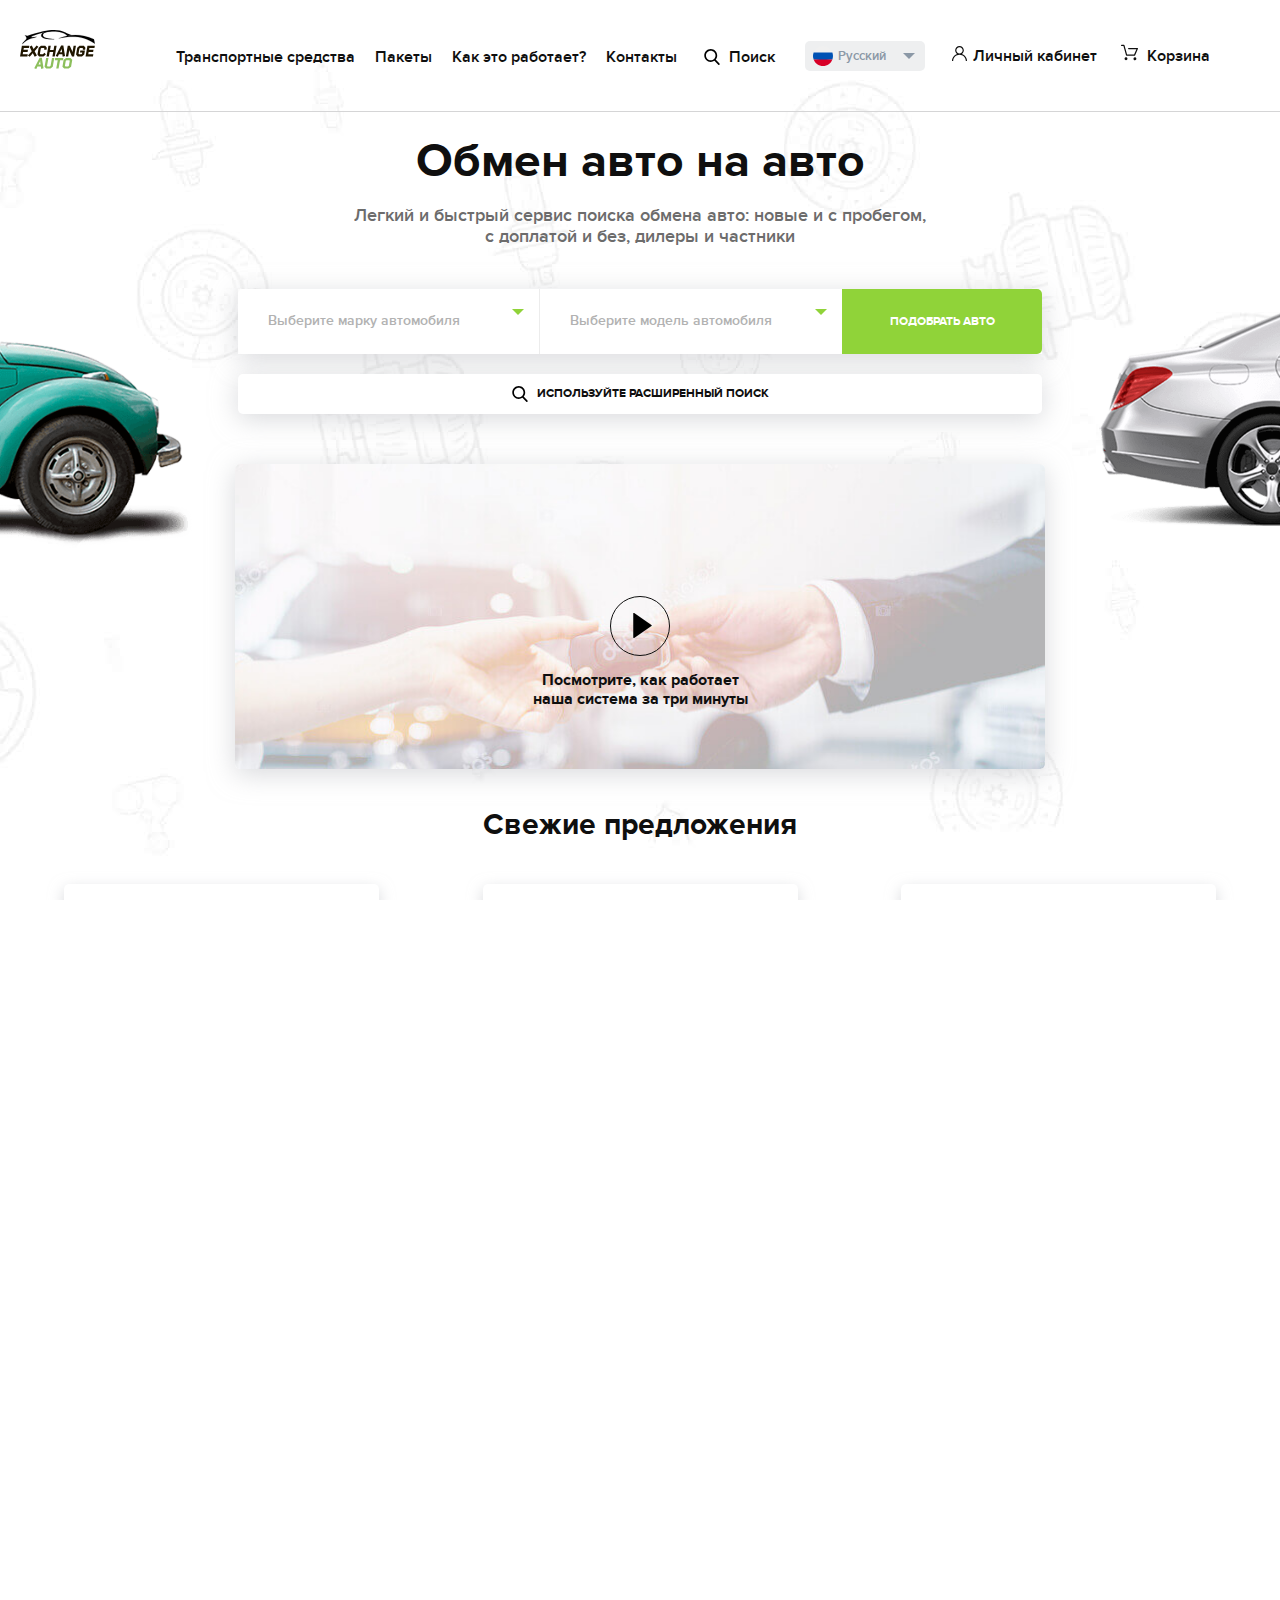
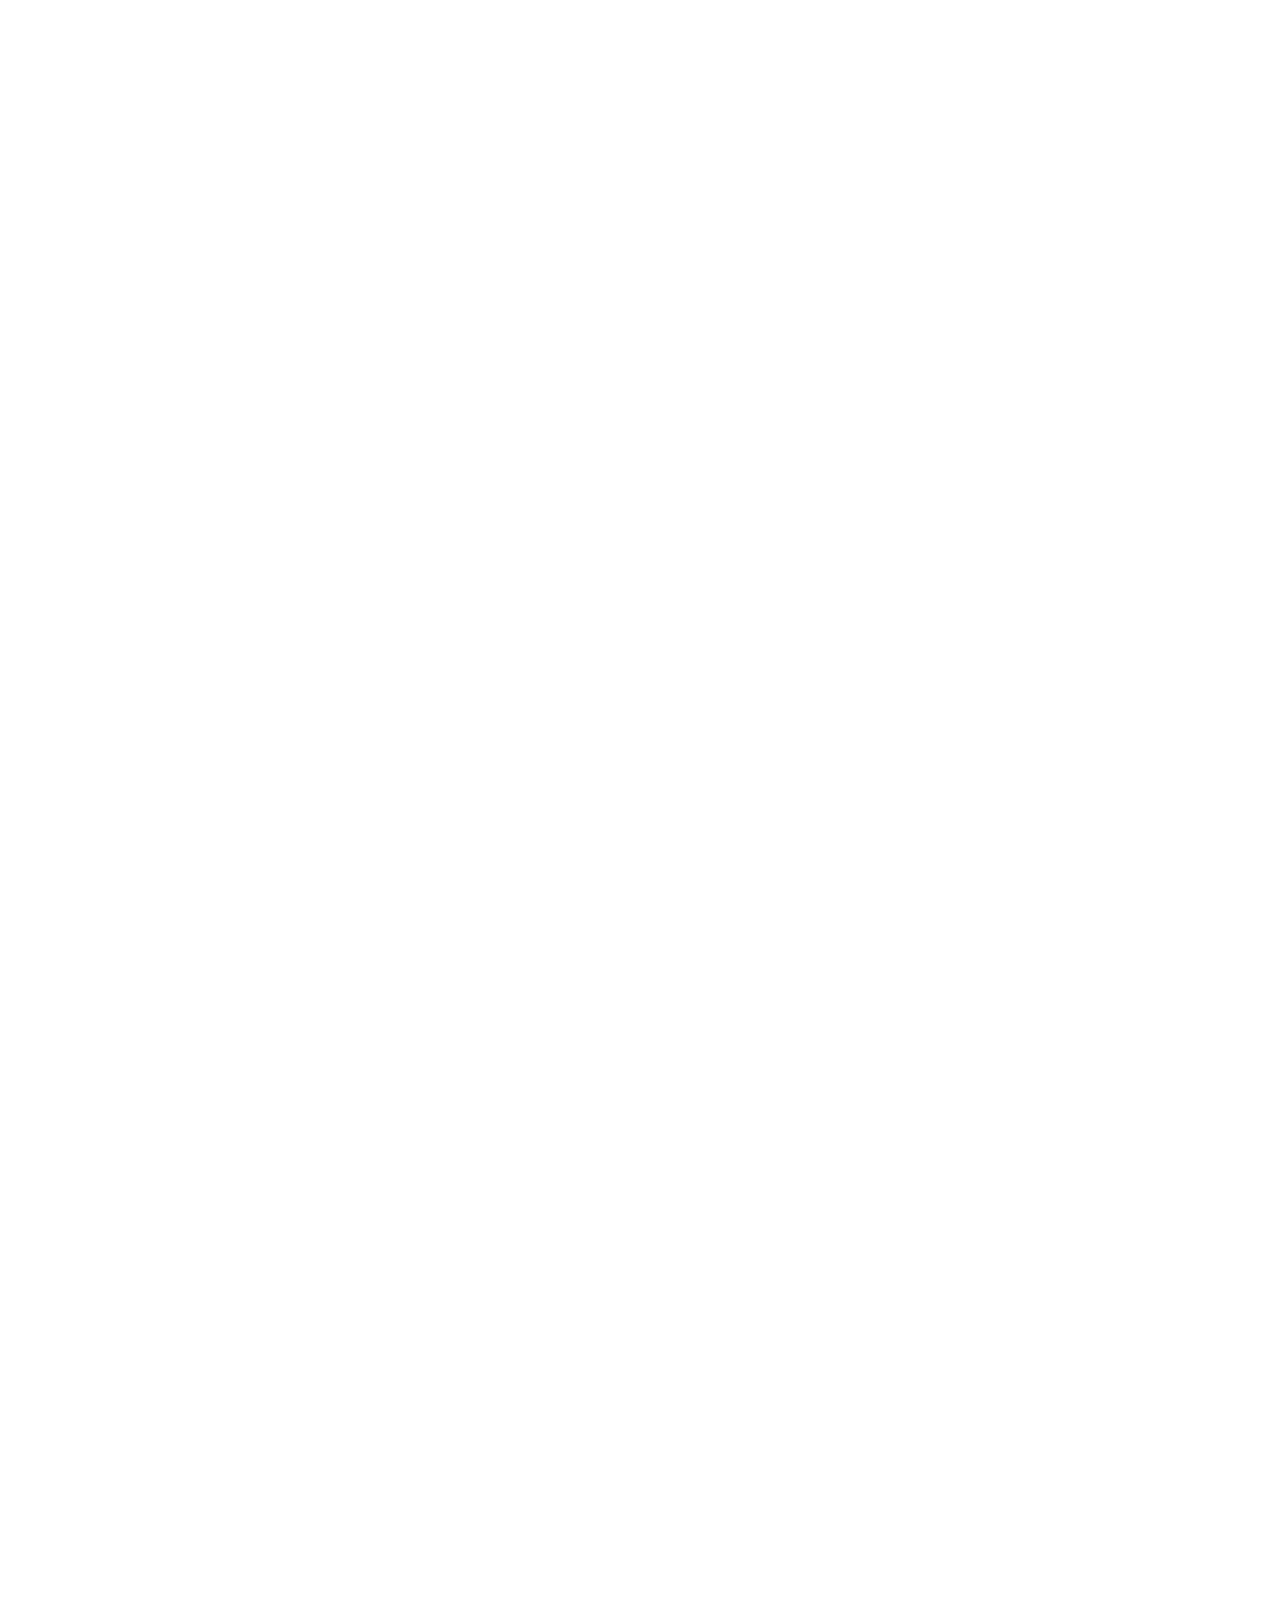
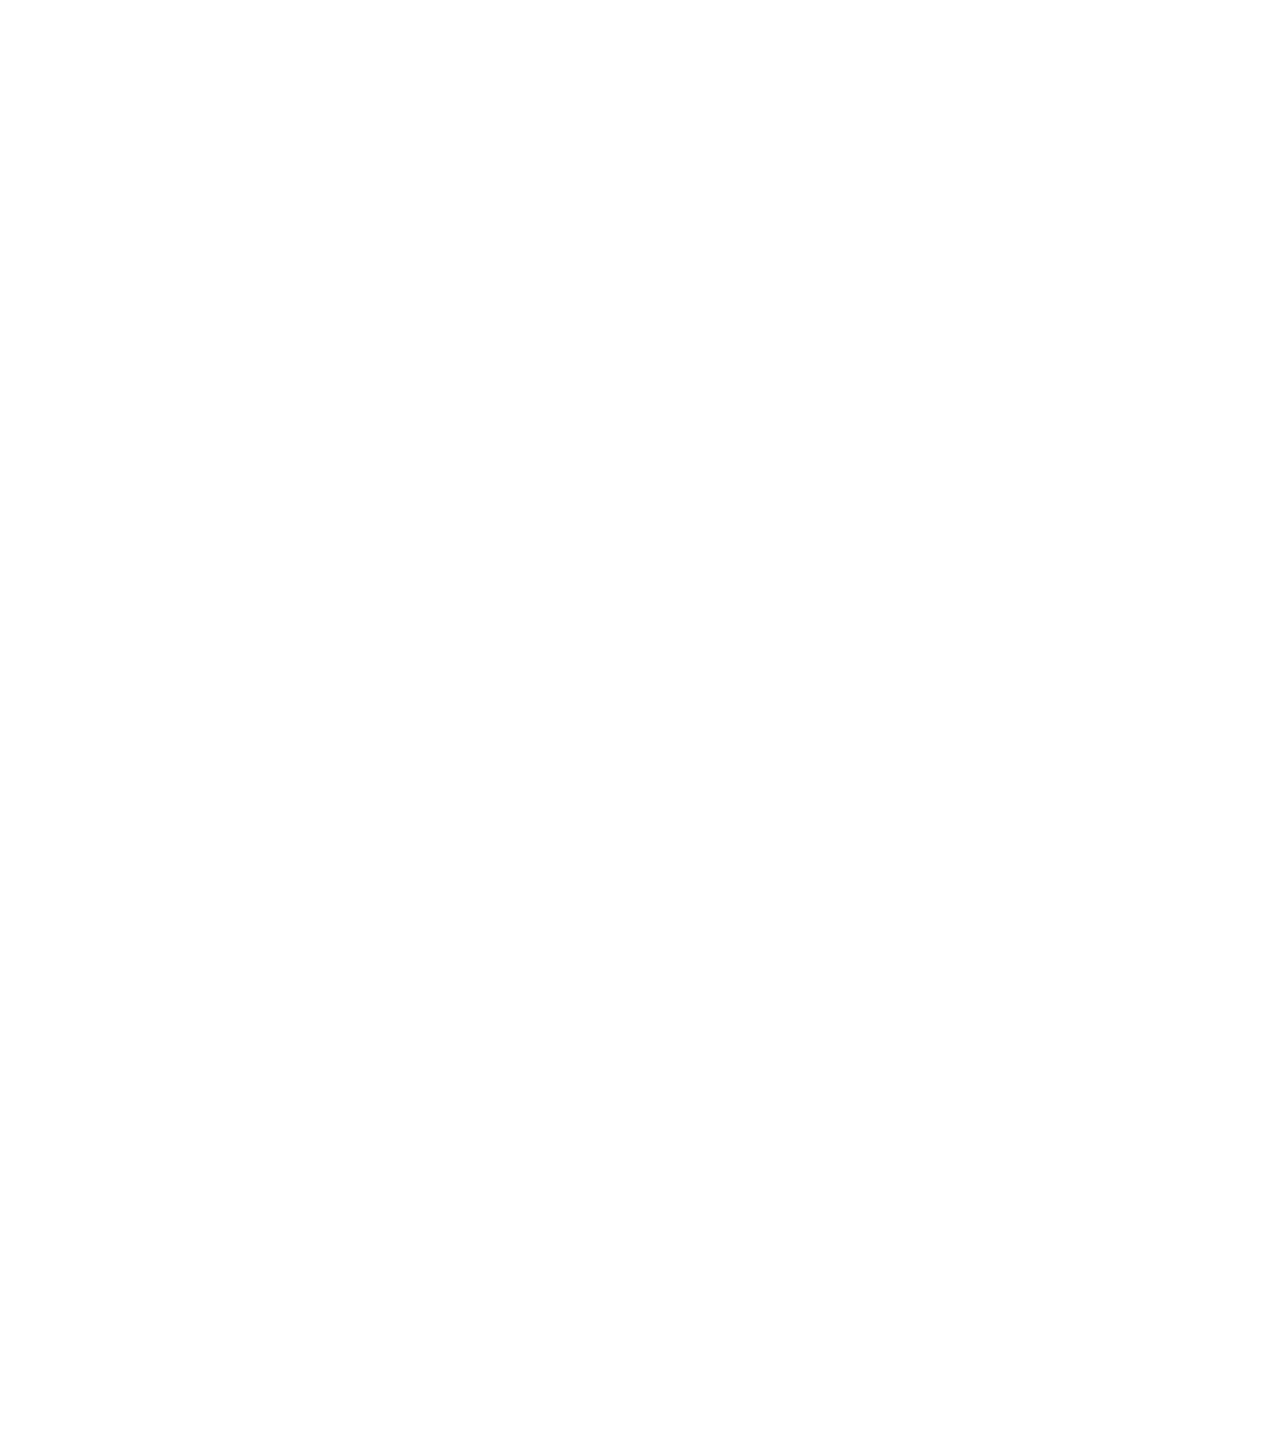
<file: docs/index.html>
<!DOCTYPE html>
<html lang="ru">
<head>
	<meta charset="UTF-8">
	<title>Changeauto</title>
	<meta name = "discription" content = "">
	<meta name = "keywords" content = "">
	<!-- Adaptive -->
	<meta name = "viewport" content = "width=device-width, initial-scale=1.0"/>
	<meta http-equiv="X-UA-Compatible" content="IE=edge"/>
	<!-- Styles -->
	<link rel="stylesheet" href="css/main.css">
	<!-- Fonts -->
	<link rel="stylesheet" href="font/ProximaNova/stylesheet.css">
	<!-- Owl Caroucel -->
	<link rel="stylesheet" href="libs/Owl_carousel/owl.carousel.css">
	<link rel="stylesheet" href="libs/Owl_carousel/owl.theme.default.css">
	<!-- Slick Slider -->
	<link rel="stylesheet" href="libs/slick/slick.css"> 
	<link rel="stylesheet" href="libs/slick/slick-theme.css">
	<!-- Ui-slider-control -->	
	<link rel="stylesheet" href="libs/Ui_slider/jquery-ui.css">
	<!-- Nice Select -->
	<link rel="stylesheet" href="libs/NiceSelect/css/nice-select.css">
</head>
<body>
	<div class="wrapper">
		<div class="main-page">
			<div class="navigation">
				<div class="navigation_content container">
					<div class="logo-block">
						<a href="index.html" class = "logo-link">
							<svg 
								class = "logo-block_svg" viewBox="0 0 295.44 153.37"><defs>
								<style>.cls-1{fill:none;stroke:#000;stroke-width:0.52px;}
								.cls-2{fill:#201600;}.cls-3{fill:#8cbf5c;}
								</style></defs><path d="M25.17,24.69C155.72-19.24,160.81,6.78,203.1,20.49L187,23.32c-37.7-38.79-148.9-1.72-143.45,6.92Z"/><path class="cls-1" d="M25.17,24.69C155.72-19.24,160.81,6.78,203.1,20.49L187,23.32c-37.7-38.79-148.9-1.72-143.45,6.92Z"/><path d="M113.56,6s-30.94.3-30.13,16.57,51.82,13.67,51.82,13.67S91,35.39,90.18,21.08,127.37,3.39,127.37,3.39Z"/><path class="cls-1" d="M113.56,6s-30.94.3-30.13,16.57,51.82,13.67,51.82,13.67S91,35.39,90.18,21.08,127.37,3.39,127.37,3.39Z"/><path d="M295.06,54.6,291.33,36c-58.78-25.69-100.43-17.29-139.06-2.9C201,22.82,249.06,21.76,295.06,54.6Z"/><path class="cls-1" d="M295.06,54.6,291.33,36c-58.78-25.69-100.43-17.29-139.06-2.9C201,22.82,249.06,21.76,295.06,54.6Z"/><path d="M18.86,21C37.22,37.44,13.48,41.59,8.78,55.66c28.09-26.79,38-19.17,57-28.75C37.13,32.65,34.41,23,18.86,21Z"/><path class="cls-1" d="M18.86,21C37.22,37.44,13.48,41.59,8.78,55.66c28.09-26.79,38-19.17,57-28.75C37.13,32.65,34.41,23,18.86,21Z"/><path class="cls-2" d="M7.4,62.16H36.58L35,70.74H15L13.79,78H31.31l-1.54,8.59H12.25l-1.6,9h20l-1.48,8.58H0Z"/><path class="cls-2" d="M52.85,73.52l.3,2.25h.23l1.13-2.25,11-12.84,6.86,5.39L57.59,83.29l9,16.87-8.7,5.5-6.8-12.72-.3-2.25h-.24l-1.12,2.25L38.11,105.66l-6.8-5.5,15-16.87L37.58,66.07l8.76-5.39Z"/><path class="cls-2" d="M96.71,89.92l5.15,6.27-9.36,8H75l-6.27-7.57,4.74-26.87,8.93-7.58H99.49l6.21,7.58-1.36,7.81H95.17l.77-4.44-2-2.37H84.81L82,73.11,78.48,93.23l2,2.37H90Z"/><path class="cls-2" d="M135.12,62.16h9.17l-7.4,42h-9.17l3-17H116.77l-3,17h-9.18l7.4-42h9.18l-2.9,16.45h13.91Z"/><path class="cls-2" d="M170.74,61l6.69,41.49-9.17,2.9L166.72,96H153.4l-4.56,9.41-8.11-2.9L162,61Zm-6.51,17.16V73.76H164l-1.54,4.38-5,9.83h8.4Z"/><path class="cls-2" d="M189.86,104.18h-9.18l7.4-42h8.23l9.88,22.08.83,3.9h.24l.06-4,3.9-22h9.18l-7.4,42h-8.23l-9.94-22.07L194,78.2h-.24l-.06,4Z"/><path class="cls-2" d="M244.48,93.23l.83-4.79h-9.05l1.3-7.4h18.23l-2.72,15.63-8.82,7.51H227.08l-6.27-7.57,4.73-26.87,8.94-7.58h17.11l6.21,7.58-1.36,7.81h-9.17l.77-4.44-2-2.37h-9.17l-2.78,2.37-3.56,20.12,2,2.37h9.17C242.71,94.77,243.48,94.12,244.48,93.23Z"/><path class="cls-2" d="M265.67,62.16h29.18l-1.54,8.58h-20L272.06,78h17.52L288,86.55H270.52l-1.6,9h20l-1.48,8.58H258.27Z"/><path class="cls-3" d="M86.07,109l6.69,41.49-9.18,2.9L82,144H68.73l-4.56,9.41-8.11-2.9L77.31,109Zm-6.51,17.16v-4.38h-.24l-1.54,4.38-5,9.83h8.41Z"/><path class="cls-3" d="M96.72,144.67l6.1-34.51H112l-5.5,31.07,2,2.37h9.17l2.79-2.37,5.5-31.07h9.17L129,144.67l-8.88,7.51H103Z"/><path class="cls-3" d="M151.94,152.18h-9.18l5.86-33.44H137.08l1.54-8.58h32.26l-1.54,8.58H157.8Z"/><path class="cls-3" d="M199.05,110.16l6.87,7.46-4.74,27.11-9.53,7.45H174.07l-6.92-7.45,4.73-27.11,9.59-7.46Zm-5.21,8.58H183.6l-3.14,2.49-3.55,19.88,2.31,2.49h10.24l3.14-2.49,3.55-19.88Z"/>
							</svg>
						</a>
					</div>
					<div class="link-block">
						<ul class = "link-block_list">
							<li class = link-block_item><a class = "link-block_item-link" href="transport.html">Транспортные средства</a></li>
							<li class = link-block_item><a class = "link-block_item-link" href="package.html">Пакеты</a></li>
							<li class = link-block_item><a class = "link-block_item-link" href="how-to.html">Как это работает?</a></li>
							<li class = link-block_item><a class = "link-block_item-link" href="contact.html">Контакты</a></li>
						</ul>
					</div>
					<div class="contact-block">
						<div class="contact-search-block">
							<a class = "link-block_item-link link-search" href="search.html">
								<svg 
									class = "search-svg" enable-background="new 0 0 56.966 56.966" 
									viewBox="0 0 56.966 56.966"><path d="m55.146 51.887-13.558-14.101c3.486-4.144 5.396-9.358 5.396-14.786 0-12.682-10.318-23-23-23s-23 10.318-23 23 10.318 23 23 23c4.761 0 9.298-1.436 13.177-4.162l13.661 14.208c.571.593 1.339.92 2.162.92.779 0 1.518-.297 2.079-.837 1.192-1.147 1.23-3.049.083-4.242zm-31.162-45.887c9.374 0 17 7.626 17 17s-7.626 17-17 17-17-7.626-17-17 7.626-17 17-17z"/>
								</svg>
								<p class="text-none">Поиск</p>
							</a>
						</div>
						<div class="dropdown-wrap">
							<div class="dropdown" data-dropdown = "open">
								<div class="dropdown-head">
									<p class = "dropdown-text">
										<svg 
											class = "russian-svg" version="1.1" x="0px" y="0px"
											viewBox="0 0 512 512" style="enable-background:new 0 0 512 512;" xml:space="preserve">
											<circle style="fill:#F0F0F0;" cx="256" cy="256" r="256"/>
											<path style="fill:#0052B4;" d="M496.077,345.043C506.368,317.31,512,287.314,512,256s-5.632-61.31-15.923-89.043H15.923
											C5.633,194.69,0,224.686,0,256s5.633,61.31,15.923,89.043L256,367.304L496.077,345.043z"/>
											<path style="fill:#D80027;" d="M256,512c110.071,0,203.906-69.472,240.077-166.957H15.923C52.094,442.528,145.929,512,256,512z"/>
										</svg>
										Русский
									</p>
								</div>
								<div class="dropdown-body">
									<div class="dropdown-item-english">
										<p class = "dropdown-text">
											<svg 
												class = "english-svg" version="1.1" x="0px" y="0px"
												viewBox="0 0 512 512" style="enable-background:new 0 0 512 512;" xml:space="preserve">
												<circle style="fill:#F0F0F0;" cx="256" cy="256" r="256"/>
												<path style="fill:#D80027;" d="M244.87,256H512c0-23.106-3.08-45.49-8.819-66.783H244.87V256z"/>
												<path style="fill:#D80027;" d="M244.87,122.435h229.556c-15.671-25.572-35.708-48.175-59.07-66.783H244.87V122.435z"/>
												<path style="fill:#D80027;" d="M256,512c60.249,0,115.626-20.824,159.356-55.652H96.644C140.374,491.176,195.751,512,256,512z"/>
												<path style="fill:#D80027;" d="M37.574,389.565h436.852c12.581-20.529,22.338-42.969,28.755-66.783H8.819
												C15.236,346.596,24.993,369.036,37.574,389.565z"/>
												<path style="fill:#0052B4;" d="M118.584,39.978h23.329l-21.7,15.765l8.289,25.509l-21.699-15.765L85.104,81.252l7.16-22.037
												C73.158,75.13,56.412,93.776,42.612,114.552h7.475l-13.813,10.035c-2.152,3.59-4.216,7.237-6.194,10.938l6.596,20.301l-12.306-8.941
												c-3.059,6.481-5.857,13.108-8.372,19.873l7.267,22.368h26.822l-21.7,15.765l8.289,25.509l-21.699-15.765l-12.998,9.444
												C0.678,234.537,0,245.189,0,256h256c0-141.384,0-158.052,0-256C205.428,0,158.285,14.67,118.584,39.978z M128.502,230.4
												l-21.699-15.765L85.104,230.4l8.289-25.509l-21.7-15.765h26.822l8.288-25.509l8.288,25.509h26.822l-21.7,15.765L128.502,230.4z
												 M120.213,130.317l8.289,25.509l-21.699-15.765l-21.699,15.765l8.289-25.509l-21.7-15.765h26.822l8.288-25.509l8.288,25.509h26.822
												L120.213,130.317z M220.328,230.4l-21.699-15.765L176.93,230.4l8.289-25.509l-21.7-15.765h26.822l8.288-25.509l8.288,25.509h26.822
												l-21.7,15.765L220.328,230.4z M212.039,130.317l8.289,25.509l-21.699-15.765l-21.699,15.765l8.289-25.509l-21.7-15.765h26.822
												l8.288-25.509l8.288,25.509h26.822L212.039,130.317z M212.039,55.743l8.289,25.509l-21.699-15.765L176.93,81.252l8.289-25.509
												l-21.7-15.765h26.822l8.288-25.509l8.288,25.509h26.822L212.039,55.743z"/>
											</svg>
											English
										</p>
									</div>
									<div class="dropdown-item-deutch">
										<p class = "dropdown-text">
											<svg 
												class = "germany-svg" version="1.1" x="0px" y="0px"
												viewBox="0 0 512 512" style="enable-background:new 0 0 512 512;" xml:space="preserve">
												<path style="fill:#FFDA44;" d="M15.923,345.043C52.094,442.527,145.929,512,256,512s203.906-69.473,240.077-166.957L256,322.783
												L15.923,345.043z"/>
												<path d="M256,0C145.929,0,52.094,69.472,15.923,166.957L256,189.217l240.077-22.261C459.906,69.472,366.071,0,256,0z"/>
												<path style="fill:#D80027;" d="M15.923,166.957C5.633,194.69,0,224.686,0,256s5.633,61.31,15.923,89.043h480.155
												C506.368,317.31,512,287.314,512,256s-5.632-61.31-15.923-89.043H15.923z"/>
											</svg>
											Deutsch
										</p>
									</div>
								</div>
							</div>
						</div>
						<div class="user-block">
							<a href="lk-user-auth.html" class="user-link">
								<svg 
									class = "user-svg" version="1.1" x="0px" y="0px"
	 								viewBox="0 0 512 512" style="enable-background:new 0 0 512 512;" xml:space="preserve">
									<path d="M437.02,330.98c-27.883-27.882-61.071-48.523-97.281-61.018C378.521,243.251,404,198.548,404,148
									C404,66.393,337.607,0,256,0S108,66.393,108,148c0,50.548,25.479,95.251,64.262,121.962
									c-36.21,12.495-69.398,33.136-97.281,61.018C26.629,379.333,0,443.62,0,512h40c0-119.103,96.897-216,216-216s216,96.897,216,216
									h40C512,443.62,485.371,379.333,437.02,330.98z M256,256c-59.551,0-108-48.448-108-108S196.449,40,256,40
									c59.551,0,108,48.448,108,108S315.551,256,256,256z"/>
								</svg>
								<p class="text-none">Личный кабинет</p>
							</a>
						</div>
						<div class="backet-block">
							<!-- <div class="bascket-count">15</div> -->
							<a href="bascket.html" class="bascket-link">
								<svg 
									class = "bascket-svg" version="1.1" x="0px" y="0px"
									viewBox="0 0 459.529 459.529" style="enable-background:new 0 0 459.529 459.529;" xml:space="preserve">
									<path d="M17,55.231h48.733l69.417,251.033c1.983,7.367,8.783,12.467,16.433,12.467h213.35c6.8,0,12.75-3.967,15.583-10.2
									l77.633-178.5c2.267-5.383,1.7-11.333-1.417-16.15c-3.117-4.817-8.5-7.65-14.167-7.65H206.833c-9.35,0-17,7.65-17,17
									s7.65,17,17,17H416.5l-62.9,144.5H164.333L94.917,33.698c-1.983-7.367-8.783-12.467-16.433-12.467H17c-9.35,0-17,7.65-17,17
									S7.65,55.231,17,55.231z"/>
									<path d="M135.433,438.298c21.25,0,38.533-17.283,38.533-38.533s-17.283-38.533-38.533-38.533S96.9,378.514,96.9,399.764
									S114.183,438.298,135.433,438.298z"/>
									<path d="M376.267,438.298c0.85,0,1.983,0,2.833,0c10.2-0.85,19.55-5.383,26.35-13.317c6.8-7.65,9.917-17.567,9.35-28.05
									c-1.417-20.967-19.833-37.117-41.083-35.7c-21.25,1.417-37.117,20.117-35.7,41.083
									C339.433,422.431,356.15,438.298,376.267,438.298z"/>
								</svg>
								<p class="text-none">Корзина</p>
							</a>
						</div>
						<div class="burger-menu-button">
							<svg 
								class = "burger-svg" version="1.1" x="0px" y="0px"
								viewBox="0 0 50 50" style="enable-background:new 0 0 50 50;" xml:space="preserve">
								<rect y="2" width="50" height="4"/>
								<rect y="16" width="50" height="4"/>
								<rect y="30" width="50" height="4"/>
								<rect y="44" width="50" height="4"/>
							</svg>
						</div>
					</div>
				</div>
			</div>
			<img class="arrow-aroung-img" src="img/arrow-around-img.png" alt="arrow-aroung-img">
			<img class = "car-bg-left" src="img/vw.png" alt="car-left">
			<img class = "car-bg-rigth" src="img/mersedes.png" alt="car-rigth">
			<div class="header-block container">
				<div class="title-wrap">
					<h1 class="main-title">Обмен авто на авто</h1>
					<p class="sub-title">Легкий и быстрый сервис поиска обмена авто: новые и с пробегом,
					с доплатой и без, дилеры и частники</p>
				</div>
				<div class="block-form-header">
					<form>
						<div class="wrap-header-select">
							<select class = "header-select brand-select-car">
								<option value="">Выберите марку автомобиля</option>
								<option value="">Выберите марку автомобиля</option>
								<option value="">Выберите марку автомобиля</option>
								<option value="">Выберите марку автомобиля</option>
								<option value="">Выберите марку автомобиля</option>
								<option value="">Выберите марку автомобиля</option>
							</select>	
							<select class = "header-select model-select-car">
								<option value="">Выберите модель автомобиля</option>
								<option value="">Выберите модель автомобиля</option>
								<option value="">Выберите модель автомобиля</option>
								<option value="">Выберите модель автомобиля</option>
								<option value="">Выберите модель автомобиля</option>
								<option value="">Выберите модель автомобиля</option>
							</select>
							<button class = "header-choose-car-button" type = "submit">Подобрать авто</button>
						</div>
						<a href="search.html" class="search-area-header">
							<svg 
								class = "search-svg" enable-background="new 0 0 56.966 56.966" 
								viewBox="0 0 56.966 56.966"><path d="m55.146 51.887-13.558-14.101c3.486-4.144 5.396-9.358 5.396-14.786 0-12.682-10.318-23-23-23s-23 10.318-23 23 10.318 23 23 23c4.761 0 9.298-1.436 13.177-4.162l13.661 14.208c.571.593 1.339.92 2.162.92.779 0 1.518-.297 2.079-.837 1.192-1.147 1.23-3.049.083-4.242zm-31.162-45.887c9.374 0 17 7.626 17 17s-7.626 17-17 17-17-7.626-17-17 7.626-17 17-17z"/>
							</svg>
							<p class="search-area-header-text">используйте расширенный поиск</p>
						</a>
					</form>
				</div>
				<div class="block-video">
					<div class="button-video-block">
						<svg 
							class = "play-button-svg" version="1.1" x="0px" y="0px"
							viewBox="0 0 41.999 41.999" style="enable-background:new 0 0 41.999 41.999;" xml:space="preserve">
							<path d="M36.068,20.176l-29-20C6.761-0.035,6.363-0.057,6.035,0.114C5.706,0.287,5.5,0.627,5.5,0.999v40
							c0,0.372,0.206,0.713,0.535,0.886c0.146,0.076,0.306,0.114,0.465,0.114c0.199,0,0.397-0.06,0.568-0.177l29-20
							c0.271-0.187,0.432-0.494,0.432-0.823S36.338,20.363,36.068,20.176z"/>
						</svg>
					</div>
					<p class="block-video-text">Посмотрите, как работает<br> наша система за три минуты</p>
				</div>
			</div>
			<!--NEW OFFER -->
			<div class="new-offer container">
				<h2 class="new-offer-title">Свежие предложения</h2>
				<!-- Slider -->
				<div class="slider-container owl-carousel owl-theme">
					<div class="slider-container-slide">
						<div class="card-auto card-no-margin">
							<div class="slick-slider card-auto-img-wrap">
								<img class = "card-img" src="img/img-car-5.jpeg" alt="car-5">
								<img class = "card-img" src="img/img-car-5.jpeg" alt="car-5">
								<img class = "card-img" src="img/img-car-5.jpeg" alt="car-5">			
							</div>
							<div class="card-auto-model">
								<a href="car.html" class="card-model-title">Volkswagen Touareg</a>
							</div>
							<div class="card-auto-discription">
								<p class="card-auto-discription-key">Год выпуска:</p>
								<p class="card-auto-discription-value">2005 год</p>
							</div>
							<div class="card-auto-discription">
								<p class="card-auto-discription-key">Состояние:</p>
								<div class="card-auto-discription-value-gray">подержанные</div>
							</div>
							<a href="car.html" class="card-auto-button">посмотреть авто</a>
						</div>
					</div>
					<div class="slider-container-slide">
						<div class="card-auto card-no-margin">
							<div class="slick-slider card-auto-img-wrap">
								<img class = "card-img" src="img/img-car-6.jpeg" alt="car-6">
								<img class = "card-img" src="img/img-car-6.jpeg" alt="car-6">
								<img class = "card-img" src="img/img-car-6.jpeg" alt="car-6">
							</div>
							<div class="card-auto-model">
								<a href="car.html" class="card-model-title">Peugeot 3008</a>
							</div>
							<div class="card-auto-discription">
								<p class="card-auto-discription-key">Год выпуска:</p>
								<p class="card-auto-discription-value">2005 год</p>
							</div>
							<div class="card-auto-discription">
								<p class="card-auto-discription-key">Состояние:</p>
								<div class="card-auto-discription-value-gray">подержанные</div>
							</div>
							<a href="car.html" class="card-auto-button">посмотреть авто</a>
						</div>
					</div>
					<div class="slider-container-slide">
						<div class="card-auto card-no-margin">
							<div class="slick-slider card-auto-img-wrap">
								<img class = "card-img" src="img/img-car-7.jpeg" alt="car-7">
								<img class = "card-img" src="img/img-car-7.jpeg" alt="car-7">
								<img class = "card-img" src="img/img-car-7.jpeg" alt="car-7">
							</div>
							<div class="card-auto-model">
								<a href="car.html" class="card-model-title">Skoda Octavia</a>
							</div>
							<div class="card-auto-discription">
								<p class="card-auto-discription-key">Год выпуска:</p>
								<p class="card-auto-discription-value">2014 год</p>
							</div>
							<div class="card-auto-discription">
								<p class="card-auto-discription-key">Состояние:</p>
								<div class="card-auto-discription-value-gray">подержанные</div>
							</div>
							<a href="car.html" class="card-auto-button">посмотреть авто</a>
						</div>
					</div>
					<div class="slider-container-slide">
						<div class="card-auto card-no-margin">
							<div class="slick-slider card-auto-img-wrap">
								<img class = "card-img" src="img/img-car-4.jpeg" alt="car-4">
								<img class = "card-img" src="img/img-car-4.jpeg" alt="car-4">
								<img class = "card-img" src="img/img-car-4.jpeg" alt="car-4">
							</div>
							<div class="card-auto-model">
								<a href="car.html" class="card-model-title">Volkswagen Passat</a>
							</div>
							<div class="card-auto-discription">
								<p class="card-auto-discription-key">Год выпуска:</p>
								<p class="card-auto-discription-value">2005 год</p>
							</div>
							<div class="card-auto-discription">
								<p class="card-auto-discription-key">Состояние:</p>
								<div class="card-auto-discription-value-gray">подержанные</div>
							</div>
							<a href="car.html" class="card-auto-button">посмотреть авто</a>
						</div>
					</div>
					<div class="slider-container-slide">
						<div class="card-auto card-no-margin">
							<div class="slick-slider card-auto-img-wrap">
								<img class = "card-img" src="img/img-car-3.jpeg" alt="car-3">
								<img class = "card-img" src="img/img-car-3.jpeg" alt="car-3">
								<img class = "card-img" src="img/img-car-3.jpeg" alt="car-3">
							</div>
							<div class="card-auto-model">
								<a href="car.html" class="card-model-title">Volkswagen Touareg</a>
							</div>
							<div class="card-auto-discription">
								<p class="card-auto-discription-key">Год выпуска:</p>
								<p class="card-auto-discription-value">2005 год</p>
							</div>
							<div class="card-auto-discription">
								<p class="card-auto-discription-key">Состояние:</p>
								<div class="card-auto-discription-value-gray">подержанные</div>
							</div>
							<a href="car.html" class="card-auto-button">посмотреть авто</a>
						</div>
					</div>
					<div class="slider-container-slide">
						<div class="card-auto card-no-margin">
							<div class="slick-slider card-auto-img-wrap">
								<img class = "card-img" src="img/img-car-7.jpeg" alt="car-7">
								<img class = "card-img" src="img/img-car-7.jpeg" alt="car-7">
								<img class = "card-img" src="img/img-car-7.jpeg" alt="car-7">
							</div>
							<div class="card-auto-model">
								<a href="car.html" class="card-model-title">Skoda Octavia</a>
							</div>
							<div class="card-auto-discription">
								<p class="card-auto-discription-key">Год выпуска:</p>
								<p class="card-auto-discription-value">2014 год</p>
							</div>
							<div class="card-auto-discription">
								<p class="card-auto-discription-key">Состояние:</p>
								<div class="card-auto-discription-value-gray">подержанные</div>
							</div>
							<a href="car.html" class="card-auto-button">посмотреть авто</a>
						</div>
					</div>
					<div class="slider-container-slide">
						<div class="card-auto card-no-margin">
							<div class="slick-slider card-auto-img-wrap">
								<img class = "card-img" src="img/img-car-6.jpeg" alt="car-6">
								<img class = "card-img" src="img/img-car-6.jpeg" alt="car-6">
								<img class = "card-img" src="img/img-car-6.jpeg" alt="car-6">
							</div>
							<div class="card-auto-model">
								<a href="car.html" class="card-model-title">Peugeot 3008</a>
							</div>
							<div class="card-auto-discription">
								<p class="card-auto-discription-key">Год выпуска:</p>
								<p class="card-auto-discription-value">2005 год</p>
							</div>
							<div class="card-auto-discription">
								<p class="card-auto-discription-key">Состояние:</p>
								<div class="card-auto-discription-value-gray">подержанные</div>
							</div>
							<a href="car.html" class="card-auto-button">посмотреть авто</a>
						</div>
					</div>
					<div class="slider-container-slide">
						<div class="card-auto card-no-margin">
							<div class="slick-slider card-auto-img-wrap">
								<img class = "card-img" src="img/img-car-7.jpeg" alt="car-7">
								<img class = "card-img" src="img/img-car-7.jpeg" alt="car-7">
								<img class = "card-img" src="img/img-car-7.jpeg" alt="car-7">
							</div>
							<div class="card-auto-model">
								<a href="car.html" class="card-model-title">Skoda Octavia</a>
							</div>
							<div class="card-auto-discription">
								<p class="card-auto-discription-key">Год выпуска:</p>
								<p class="card-auto-discription-value">2014 год</p>
							</div>
							<div class="card-auto-discription">
								<p class="card-auto-discription-key">Состояние:</p>
								<div class="card-auto-discription-value-gray">подержанные</div>
							</div>
							<a href="car.html" class="card-auto-button">посмотреть авто</a>
						</div>
					</div>
				</div>
			</div>
			<!-- OFFER -->
			<div class="offer-wrap container">
				<div class="offer-block">
					<h2 class="offer-block-title">Что мы предлагаем?</h2>
					<div class="offer-block-item">
						<div class="offer-item">
							<div class="offer-item-circle">
								<img class = "offer-item-icon" src="img/smartphone-2.png" alt="smartphone">
							</div>
							<p class="offer-item-text">Доступ к большой базе автодля обмена</p>
						</div>
						<div class="offer-item">
							<div class="offer-item-circle">
								<img class = "offer-item-icon" src="img/insurance.png" alt="insurance">
							</div>
							<p class="offer-item-text">Проверенные данные владельца</p>
						</div>
						<div class="offer-item">
							<div class="offer-item-circle">
								<img class = "offer-item-icon" src="img/car.png" alt="car">
							</div>
							<p class="offer-item-text">Обмен без посредников, напрямую с владельцем</p>
						</div>
					</div>
				</div>
			</div>
			<!-- OTHER OFFERS -->
			<div class="other-ofers-wrap container">
				<h2 class="other-ofers-title">Другие предложения</h2>
				<div class="other-ofers-content">
					<div class="card-auto">
						<div class="slick-slider card-auto-img-wrap">
							<img class = "card-img" src="img/img-car-2.jpeg" alt="car-2">
							<img class = "card-img" src="img/img-car-2.jpeg" alt="car-2">
							<img class = "card-img" src="img/img-car-2.jpeg" alt="car-2">
						</div>
						<div class="card-auto-model">
							<a href="car.html" class="card-model-title">Skoda Octavia</a>
						</div>
						<div class="card-auto-discription">
							<p class="card-auto-discription-key">Год выпуска:</p>
							<p class="card-auto-discription-value">2014 год</p>
						</div>
						<div class="card-auto-discription">
							<p class="card-auto-discription-key">Состояние:</p>
							<div class="card-auto-discription-value-gray">подержанные</div>
						</div>
						<a href="car.html" class="card-auto-button">посмотреть авто</a>
					</div>
					<div class="card-auto">
						<div class="slick-slider card-auto-img-wrap">
							<img class = "card-img" src="img/img-car-1.jpeg" alt="car-1">
							<img class = "card-img" src="img/img-car-1.jpeg" alt="car-1">
							<img class = "card-img" src="img/img-car-1.jpeg" alt="car-1">
						</div>
						<div class="card-auto-model">
							<a href="car.html" class="card-model-title">Peugeot 3008</a>
						</div>
						<div class="card-auto-discription">
							<p class="card-auto-discription-key">Год выпуска:</p>
							<p class="card-auto-discription-value">2012 год</p>
						</div>
						<div class="card-auto-discription">
							<p class="card-auto-discription-key">Состояние:</p>
							<div class="card-auto-discription-value-gray">новый</div>
						</div>
						<a href="car.html" class="card-auto-button">посмотреть авто</a>
					</div>
					<div class="card-auto">
						<div class="slick-slider card-auto-img-wrap">
							<img class = "card-img" src="img/img-car-3.jpeg" alt="car-3">
							<img class = "card-img" src="img/img-car-3.jpeg" alt="car-3">
							<img class = "card-img" src="img/img-car-3.jpeg" alt="car-3">
						</div>
						<div class="card-auto-model">
							<a href="car.html" class="card-model-title">Skoda Octavia</a>
						</div>
						<div class="card-auto-discription">
							<p class="card-auto-discription-key">Год выпуска:</p>
							<p class="card-auto-discription-value">2005 год</p>
						</div>
						<div class="card-auto-discription">
							<p class="card-auto-discription-key">Состояние:</p>
							<div class="card-auto-discription-value-gray">подержанные</div>
						</div>
						<a href="car.html" class="card-auto-button">посмотреть авто</a>
					</div>
					<div class="card-auto">
						<div class="slick-slider card-auto-img-wrap">
							<img class = "card-img" src="img/img-car-4.jpeg" alt="car-4">
							<img class = "card-img" src="img/img-car-4.jpeg" alt="car-4">
							<img class = "card-img" src="img/img-car-4.jpeg" alt="car-4">
						</div>
						<div class="card-auto-model">
							<a href="car.html" class="card-model-title">Volkswagen Passat</a>
						</div>
						<div class="card-auto-discription">
							<p class="card-auto-discription-key">Год выпуска:</p>
							<p class="card-auto-discription-value">2005 год</p>
						</div>
						<div class="card-auto-discription">
							<p class="card-auto-discription-key">Состояние:</p>
							<div class="card-auto-discription-value-gray">подержанные</div>
						</div>
						<a href="car.html" class="card-auto-button">посмотреть авто</a>
					</div>
					<div class="card-auto">
						<div class="slick-slider card-auto-img-wrap">
							<img class = "card-img" src="img/img-car-5.jpeg" alt="car-5">
							<img class = "card-img" src="img/img-car-5.jpeg" alt="car-5">
							<img class = "card-img" src="img/img-car-5.jpeg" alt="car-5">
						</div>
						<div class="card-auto-model">
							<a href="car.html" class="card-model-title">Volkswagen Touareg</a>
						</div>
						<div class="card-auto-discription">
							<p class="card-auto-discription-key">Год выпуска:</p>
							<p class="card-auto-discription-value">2005 год</p>
						</div>
						<div class="card-auto-discription">
							<p class="card-auto-discription-key">Состояние:</p>
							<div class="card-auto-discription-value-gray">подержанные</div>
						</div>
						<a href="car.html" class="card-auto-button">посмотреть авто</a>
					</div>
					<div class="card-auto">
						<div class="slick-slider card-auto-img-wrap">
							<img class = "card-img" src="img/img-car-6.jpeg" alt="car-6">
							<img class = "card-img" src="img/img-car-6.jpeg" alt="car-6">
							<img class = "card-img" src="img/img-car-6.jpeg" alt="car-6">
						</div>
						<div class="card-auto-model">
							<a href="car.html" class="card-model-title">Peugeot 3008</a>
						</div>
						<div class="card-auto-discription">
							<p class="card-auto-discription-key">Год выпуска:</p>
							<p class="card-auto-discription-value">2005 год</p>
						</div>
						<div class="card-auto-discription">
							<p class="card-auto-discription-key">Состояние:</p>
							<div class="card-auto-discription-value-gray">подержанные</div>
						</div>
						<a href="car.html" class="card-auto-button">посмотреть авто</a>
					</div>
					<div class="card-auto">
						<div class="slick-slider card-auto-img-wrap">
							<img class = "card-img" src="img/img-car-7.jpeg" alt="car-1">
							<img class = "card-img" src="img/img-car-7.jpeg" alt="car-1">
							<img class = "card-img" src="img/img-car-7.jpeg" alt="car-1">
						</div>
						<div class="card-auto-model">
							<a href="car.html" class="card-model-title">Volkswagen Touareg</a>
						</div>
						<div class="card-auto-discription">
							<p class="card-auto-discription-key">Год выпуска:</p>
							<p class="card-auto-discription-value">2005 год</p>
						</div>
						<div class="card-auto-discription">
							<p class="card-auto-discription-key">Состояние:</p>
							<div class="card-auto-discription-value-gray">подержанные</div>
						</div>
						<a href="car.html" class="card-auto-button">посмотреть авто</a>
					</div>
					<div class="card-auto">
						<div class="slick-slider card-auto-img-wrap">
							<img class = "card-img" src="img/img-car-4.jpeg" alt="car-1">
							<img class = "card-img" src="img/img-car-4.jpeg" alt="car-1">
							<img class = "card-img" src="img/img-car-4.jpeg" alt="car-1">
						</div>
						<div class="card-auto-model">
							<a href="car.html" class="card-model-title">Volkswagen Passat</a>
						</div>
						<div class="card-auto-discription">
							<p class="card-auto-discription-key">Год выпуска:</p>
							<p class="card-auto-discription-value">2005 год</p>
						</div>
						<div class="card-auto-discription">
							<p class="card-auto-discription-key">Состояние:</p>
							<div class="card-auto-discription-value-gray">подержанные</div>
						</div>
						<a href="car.html" class="card-auto-button">посмотреть авто</a>
					</div>
					<a href="transport.html" class="other-ofers-watch-all">посмотреть все предложения</a>
				</div>
			</div>
			<!-- QUESTIONS -->
			<div class="question-block container">
				<h2 class="question-block-title">Часто задаваемые вопросы</h2>
				<div class="question-block-item"  data-question = "open">
					<div class="question-block-item__head">Как происходит обмен автомобиля?</div>
					<div class="question-block-item__body">Lorem ipsum dolor sit amet, consectetur adipisicing elit. Id sunt omnis voluptatem corrupti ut, sequi soluta ullam facilis illo molestiae, quibusdam numquam. Vero quos quam numquam quod illum quaerat et, magnam delectus dicta accusantium, similique incidunt, vel neque enim inventore ipsam aperiam, minima distinctio beatae.</div>
				</div>
				<div class="question-block-item"  data-dropdown = "open">
					<div class="question-block-item__head">Какие гарантии, что меня никто не обманет?</div>
					<div class="question-block-item__body">Все что вам нужно сделать, это указать марку, модель, год и тип кузова вашего авто, а также параметры вашего будущего автомобиля. Наш сервис подберет все доступные варианты для обмена авто ключ в ключ. Все что вам остается это выбрать подходящее именно вам авто и оплатить символическую плату за показ номера. Всего лишь несколько звонков и вы за рулем своего нового автомобиля.</div>
				</div>
			</div>
			<!-- ABOUT PROJECT -->
			<div class="about-project-wrap container">
				<div class="about-project">
					<div class="about-project-content">
						<h2 class="about-project-title">О проекте Exchange Auto</h2>
						<p class="about-project-text">Хотите сменить авто, но не можете продать старое? Слишком мало свободного времени на поиск автомобиля который бы вам подошел? Мы вам поможем. С помощью нашего сервиса, обмен авто никогда еще не был настолько простым и удобным. Если вы хотите обменять свой авто на другой, более подходящий по ритм вашей жизни, не теряйте времени даром, EXCHANGEAUTO.RU - решение всех проблем.</p>
						<p class="about-project-text">Все что вам нужно сделать, это указать марку, модель, год и тип кузова вашего авто, а также параметры вашего будущего автомобиля. Наш сервис подберет все доступные варианты для обмена авто ключ в ключ. Все что вам остается это выбрать подходящее именно вам авто и оплатить символическую плату за показ номера. Всего лишь несколько звонков и вы за рулем своего нового автомобиля.</p>
						<p class="about-project-text">Особенность сервиса состоит в уникальной системе, благодаря которой вы сможете получить доступ к практически неограниченному количеству людей, желающих также обменять свое авто. Мы стремимся помочь людям в исполнении 
						их желаний. Обмен авто с пробегом и новый, с доплатой и без теперь становится невероятно простым и удобным. Начните свой новый путь по автомобильным дорогам вместе с EXCHANGEAUTO.RU!</p>
					</div>
				</div>
			</div>
		</div>
		<!-- FOOTER -->
		<footer class="footer">
			<div class="footer-navigation">
				<div class="footer-navigation_content container">
					<div class="footer-logo-block">
						<a href="index.html" class = "logo-link">
							<svg 
								class = "logo-block_svg" viewBox="0 0 295.44 153.37"><defs>
								<style>.cls-1{fill:none;stroke:#000;stroke-width:0.52px;}
								.cls-2{fill:#201600;}.cls-3{fill:#8cbf5c;}
								</style></defs><path d="M25.17,24.69C155.72-19.24,160.81,6.78,203.1,20.49L187,23.32c-37.7-38.79-148.9-1.72-143.45,6.92Z"/><path class="cls-1" d="M25.17,24.69C155.72-19.24,160.81,6.78,203.1,20.49L187,23.32c-37.7-38.79-148.9-1.72-143.45,6.92Z"/><path d="M113.56,6s-30.94.3-30.13,16.57,51.82,13.67,51.82,13.67S91,35.39,90.18,21.08,127.37,3.39,127.37,3.39Z"/><path class="cls-1" d="M113.56,6s-30.94.3-30.13,16.57,51.82,13.67,51.82,13.67S91,35.39,90.18,21.08,127.37,3.39,127.37,3.39Z"/><path d="M295.06,54.6,291.33,36c-58.78-25.69-100.43-17.29-139.06-2.9C201,22.82,249.06,21.76,295.06,54.6Z"/><path class="cls-1" d="M295.06,54.6,291.33,36c-58.78-25.69-100.43-17.29-139.06-2.9C201,22.82,249.06,21.76,295.06,54.6Z"/><path d="M18.86,21C37.22,37.44,13.48,41.59,8.78,55.66c28.09-26.79,38-19.17,57-28.75C37.13,32.65,34.41,23,18.86,21Z"/><path class="cls-1" d="M18.86,21C37.22,37.44,13.48,41.59,8.78,55.66c28.09-26.79,38-19.17,57-28.75C37.13,32.65,34.41,23,18.86,21Z"/><path class="cls-2" d="M7.4,62.16H36.58L35,70.74H15L13.79,78H31.31l-1.54,8.59H12.25l-1.6,9h20l-1.48,8.58H0Z"/><path class="cls-2" d="M52.85,73.52l.3,2.25h.23l1.13-2.25,11-12.84,6.86,5.39L57.59,83.29l9,16.87-8.7,5.5-6.8-12.72-.3-2.25h-.24l-1.12,2.25L38.11,105.66l-6.8-5.5,15-16.87L37.58,66.07l8.76-5.39Z"/><path class="cls-2" d="M96.71,89.92l5.15,6.27-9.36,8H75l-6.27-7.57,4.74-26.87,8.93-7.58H99.49l6.21,7.58-1.36,7.81H95.17l.77-4.44-2-2.37H84.81L82,73.11,78.48,93.23l2,2.37H90Z"/><path class="cls-2" d="M135.12,62.16h9.17l-7.4,42h-9.17l3-17H116.77l-3,17h-9.18l7.4-42h9.18l-2.9,16.45h13.91Z"/><path class="cls-2" d="M170.74,61l6.69,41.49-9.17,2.9L166.72,96H153.4l-4.56,9.41-8.11-2.9L162,61Zm-6.51,17.16V73.76H164l-1.54,4.38-5,9.83h8.4Z"/><path class="cls-2" d="M189.86,104.18h-9.18l7.4-42h8.23l9.88,22.08.83,3.9h.24l.06-4,3.9-22h9.18l-7.4,42h-8.23l-9.94-22.07L194,78.2h-.24l-.06,4Z"/><path class="cls-2" d="M244.48,93.23l.83-4.79h-9.05l1.3-7.4h18.23l-2.72,15.63-8.82,7.51H227.08l-6.27-7.57,4.73-26.87,8.94-7.58h17.11l6.21,7.58-1.36,7.81h-9.17l.77-4.44-2-2.37h-9.17l-2.78,2.37-3.56,20.12,2,2.37h9.17C242.71,94.77,243.48,94.12,244.48,93.23Z"/><path class="cls-2" d="M265.67,62.16h29.18l-1.54,8.58h-20L272.06,78h17.52L288,86.55H270.52l-1.6,9h20l-1.48,8.58H258.27Z"/><path class="cls-3" d="M86.07,109l6.69,41.49-9.18,2.9L82,144H68.73l-4.56,9.41-8.11-2.9L77.31,109Zm-6.51,17.16v-4.38h-.24l-1.54,4.38-5,9.83h8.41Z"/><path class="cls-3" d="M96.72,144.67l6.1-34.51H112l-5.5,31.07,2,2.37h9.17l2.79-2.37,5.5-31.07h9.17L129,144.67l-8.88,7.51H103Z"/><path class="cls-3" d="M151.94,152.18h-9.18l5.86-33.44H137.08l1.54-8.58h32.26l-1.54,8.58H157.8Z"/><path class="cls-3" d="M199.05,110.16l6.87,7.46-4.74,27.11-9.53,7.45H174.07l-6.92-7.45,4.73-27.11,9.59-7.46Zm-5.21,8.58H183.6l-3.14,2.49-3.55,19.88,2.31,2.49h10.24l3.14-2.49,3.55-19.88Z"/>
							</svg>
						</a>
					</div>
					<div class="footer-link-block">
						<ul class = "footer-link-block_list">
							<li class = footer-link-block_item><a class = "footer-link-block_item-link" href="transport.html">Транспортные средства</a></li>
							<li class = footer-link-block_item><a class = "footer-link-block_item-link" href="package.html">Пакеты</a></li>
							<li class = footer-link-block_item><a class = "footer-link-block_item-link" href="how-to.html">Как это работает?</a></li>
							<li class = footer-link-block_item><a class = "footer-link-block_item-link" href="contact.html">Контакты</a></li>
						</ul>
						<div class="footer-dropdown-wrap">
							<div class="footer-dropdown" data-dropdown = "open">
								<div class="dropdown-head">
									<p class = "dropdown-text">
										<svg 
											class = "russian-svg" version="1.1" x="0px" y="0px"
											viewBox="0 0 512 512" style="enable-background:new 0 0 512 512;" xml:space="preserve">
											<circle style="fill:#F0F0F0;" cx="256" cy="256" r="256"/>
											<path style="fill:#0052B4;" d="M496.077,345.043C506.368,317.31,512,287.314,512,256s-5.632-61.31-15.923-89.043H15.923
											C5.633,194.69,0,224.686,0,256s5.633,61.31,15.923,89.043L256,367.304L496.077,345.043z"/>
											<path style="fill:#D80027;" d="M256,512c110.071,0,203.906-69.472,240.077-166.957H15.923C52.094,442.528,145.929,512,256,512z"/>
										</svg>
										Русский
									</p>
								</div>
								<div class="dropdown-body">
									<div class="dropdown-item-english">
										<p class = "dropdown-text">
											<svg 
												class = "english-svg" version="1.1" x="0px" y="0px"
												viewBox="0 0 512 512" style="enable-background:new 0 0 512 512;" xml:space="preserve">
												<circle style="fill:#F0F0F0;" cx="256" cy="256" r="256"/>
												<path style="fill:#D80027;" d="M244.87,256H512c0-23.106-3.08-45.49-8.819-66.783H244.87V256z"/>
												<path style="fill:#D80027;" d="M244.87,122.435h229.556c-15.671-25.572-35.708-48.175-59.07-66.783H244.87V122.435z"/>
												<path style="fill:#D80027;" d="M256,512c60.249,0,115.626-20.824,159.356-55.652H96.644C140.374,491.176,195.751,512,256,512z"/>
												<path style="fill:#D80027;" d="M37.574,389.565h436.852c12.581-20.529,22.338-42.969,28.755-66.783H8.819
												C15.236,346.596,24.993,369.036,37.574,389.565z"/>
												<path style="fill:#0052B4;" d="M118.584,39.978h23.329l-21.7,15.765l8.289,25.509l-21.699-15.765L85.104,81.252l7.16-22.037
												C73.158,75.13,56.412,93.776,42.612,114.552h7.475l-13.813,10.035c-2.152,3.59-4.216,7.237-6.194,10.938l6.596,20.301l-12.306-8.941
												c-3.059,6.481-5.857,13.108-8.372,19.873l7.267,22.368h26.822l-21.7,15.765l8.289,25.509l-21.699-15.765l-12.998,9.444
												C0.678,234.537,0,245.189,0,256h256c0-141.384,0-158.052,0-256C205.428,0,158.285,14.67,118.584,39.978z M128.502,230.4
												l-21.699-15.765L85.104,230.4l8.289-25.509l-21.7-15.765h26.822l8.288-25.509l8.288,25.509h26.822l-21.7,15.765L128.502,230.4z
												 M120.213,130.317l8.289,25.509l-21.699-15.765l-21.699,15.765l8.289-25.509l-21.7-15.765h26.822l8.288-25.509l8.288,25.509h26.822
												L120.213,130.317z M220.328,230.4l-21.699-15.765L176.93,230.4l8.289-25.509l-21.7-15.765h26.822l8.288-25.509l8.288,25.509h26.822
												l-21.7,15.765L220.328,230.4z M212.039,130.317l8.289,25.509l-21.699-15.765l-21.699,15.765l8.289-25.509l-21.7-15.765h26.822
												l8.288-25.509l8.288,25.509h26.822L212.039,130.317z M212.039,55.743l8.289,25.509l-21.699-15.765L176.93,81.252l8.289-25.509
												l-21.7-15.765h26.822l8.288-25.509l8.288,25.509h26.822L212.039,55.743z"/>
											</svg>
											English
										</p>
									</div>
									<div class="dropdown-item-deutch">
										<p class = "dropdown-text">
											<svg 
												class = "germany-svg" version="1.1" x="0px" y="0px"
												viewBox="0 0 512 512" style="enable-background:new 0 0 512 512;" xml:space="preserve">
												<path style="fill:#FFDA44;" d="M15.923,345.043C52.094,442.527,145.929,512,256,512s203.906-69.473,240.077-166.957L256,322.783
												L15.923,345.043z"/>
												<path d="M256,0C145.929,0,52.094,69.472,15.923,166.957L256,189.217l240.077-22.261C459.906,69.472,366.071,0,256,0z"/>
												<path style="fill:#D80027;" d="M15.923,166.957C5.633,194.69,0,224.686,0,256s5.633,61.31,15.923,89.043h480.155
												C506.368,317.31,512,287.314,512,256s-5.632-61.31-15.923-89.043H15.923z"/>
											</svg>
											Deutsch
										</p>
									</div>
								</div>
							</div>
						</div>
					</div>
					<div class="footer-contact-block">
						<div class="footer-user-block">
							<a href="lk-user-auth.html" class="footer-user-link">
								<svg 
									class = "user-svg" version="1.1" x="0px" y="0px"
	 								viewBox="0 0 512 512" style="enable-background:new 0 0 512 512;" xml:space="preserve">
									<path d="M437.02,330.98c-27.883-27.882-61.071-48.523-97.281-61.018C378.521,243.251,404,198.548,404,148
									C404,66.393,337.607,0,256,0S108,66.393,108,148c0,50.548,25.479,95.251,64.262,121.962
									c-36.21,12.495-69.398,33.136-97.281,61.018C26.629,379.333,0,443.62,0,512h40c0-119.103,96.897-216,216-216s216,96.897,216,216
									h40C512,443.62,485.371,379.333,437.02,330.98z M256,256c-59.551,0-108-48.448-108-108S196.449,40,256,40
									c59.551,0,108,48.448,108,108S315.551,256,256,256z"/>
								</svg>
								Личный кабинет
							</a>
						</div>
						<div class="footer-backet-block">
							<div class="bascket-count">15</div>
							<a href="bascket.html" class="footer-bascket-link">
								<svg 
									class = "bascket-svg" version="1.1" x="0px" y="0px"
									viewBox="0 0 459.529 459.529" style="enable-background:new 0 0 459.529 459.529;" xml:space="preserve">
									<path d="M17,55.231h48.733l69.417,251.033c1.983,7.367,8.783,12.467,16.433,12.467h213.35c6.8,0,12.75-3.967,15.583-10.2
									l77.633-178.5c2.267-5.383,1.7-11.333-1.417-16.15c-3.117-4.817-8.5-7.65-14.167-7.65H206.833c-9.35,0-17,7.65-17,17
									s7.65,17,17,17H416.5l-62.9,144.5H164.333L94.917,33.698c-1.983-7.367-8.783-12.467-16.433-12.467H17c-9.35,0-17,7.65-17,17
									S7.65,55.231,17,55.231z"/>
									<path d="M135.433,438.298c21.25,0,38.533-17.283,38.533-38.533s-17.283-38.533-38.533-38.533S96.9,378.514,96.9,399.764
									S114.183,438.298,135.433,438.298z"/>
									<path d="M376.267,438.298c0.85,0,1.983,0,2.833,0c10.2-0.85,19.55-5.383,26.35-13.317c6.8-7.65,9.917-17.567,9.35-28.05
									c-1.417-20.967-19.833-37.117-41.083-35.7c-21.25,1.417-37.117,20.117-35.7,41.083
									C339.433,422.431,356.15,438.298,376.267,438.298z"/>
								</svg>
								Корзина
							</a>
						</div>
						<div class="footer-search-block">
							<a class = "footer-link-search" href="search.html">
								<svg 
									class = "search-svg" enable-background="new 0 0 56.966 56.966" 
									viewBox="0 0 56.966 56.966"><path d="m55.146 51.887-13.558-14.101c3.486-4.144 5.396-9.358 5.396-14.786 0-12.682-10.318-23-23-23s-23 10.318-23 23 10.318 23 23 23c4.761 0 9.298-1.436 13.177-4.162l13.661 14.208c.571.593 1.339.92 2.162.92.779 0 1.518-.297 2.079-.837 1.192-1.147 1.23-3.049.083-4.242zm-31.162-45.887c9.374 0 17 7.626 17 17s-7.626 17-17 17-17-7.626-17-17 7.626-17 17-17z"/>
								</svg>
								<p class="text-none">Поиск</p>
							</a>
						</div>
					</div>
				</div>
			</div>
			<div class="footer-bottom-block container">
				<p class="footer-copy">Все права защищены © 2019</p>
				<a href="#!" class="footer-user-license">Пользовательское соглашение</a>
				<div class="footer-payment-card">
					<a href="#!" class="visa-card">
						<svg 
							class = "visa-svg" version="1.1" x="0px" y="0px"
							viewBox="0 0 512 512" style="enable-background:new 0 0 512 512;" xml:space="preserve">
							<path style="fill:#FFFFFF;" d="M512,402.281c0,16.716-13.55,30.267-30.265,30.267H30.265C13.55,432.549,0,418.997,0,402.281V109.717
							c0-16.716,13.55-30.266,30.265-30.266h451.47c16.716,0,30.265,13.551,30.265,30.266V402.281L512,402.281z"/>
							<path style="fill:#F79F1A;" d="M113.64,258.035l-12.022-57.671c-2.055-7.953-8.035-10.319-15.507-10.632H30.993l-0.491,2.635
							C73.431,202.774,101.836,227.88,113.64,258.035z"/>
							<polygon style="fill:#059BBF;" points="241.354,190.892 205.741,190.892 183.499,321.419 219.053,321.419 	"/>
							<path style="fill:#059BBF;" d="M135.345,321.288l56.01-130.307h-37.691l-34.843,89.028l-3.719-13.442
								c-6.83-16.171-26.35-39.446-49.266-54.098l31.85,108.863L135.345,321.288z"/>
							<path style="fill:#059BBF;" d="M342.931,278.75c0.132-14.819-9.383-26.122-29.887-35.458c-12.461-6.03-20.056-10.051-19.965-16.17
							c0-5.406,6.432-11.213,20.368-11.213c11.661-0.179,20.057,2.367,26.624,5.003l3.218,1.475l4.826-28.277
							c-7.059-2.637-18.094-5.451-31.895-5.451c-35.157,0-59.904,17.691-60.128,43.064c-0.224,18.763,17.692,29.216,31.181,35.469
							c13.847,6.374,18.493,10.453,18.404,16.171c-0.089,8.743-11.035,12.73-21.264,12.73c-14.25,0-21.8-1.965-33.509-6.843l-4.55-2.09
							l-4.998,29.249c8.303,3.629,23.668,6.801,39.618,6.933C318.361,323.342,342.663,305.876,342.931,278.75z"/>
							<path style="fill:#059BBF;" d="M385.233,301.855c4.065,0,40.382,0.045,45.566,0.045c1.072,4.545,4.333,19.565,4.333,19.565h33.011
							L439.33,191.027h-27.472c-8.533,0-14.874,2.323-18.628,10.809l-52.845,119.629h37.392
							C377.774,321.465,383.848,305.386,385.233,301.855z M409.622,238.645c-0.176,0.357,2.95-7.549,4.737-12.463l2.411,11.256
							c0,0,6.792,31.182,8.22,37.704h-29.528C398.411,267.638,409.622,238.645,409.622,238.645z"/>
							<path style="fill:#059BBF;" d="M481.735,79.451H30.265C13.55,79.451,0,93.001,0,109.717v31.412h512v-31.412
							C512,93.001,498.451,79.451,481.735,79.451z"/>
							<path style="fill:#F79F1A;" d="M481.735,432.549H30.265C13.55,432.549,0,418.998,0,402.283v-31.412h512v31.412
							C512,418.998,498.451,432.549,481.735,432.549z"/>
							<path style="opacity:0.15;fill:#202121;enable-background:new    ;" d="M21.517,402.281V109.717
							c0-16.716,13.551-30.266,30.267-30.266h-21.52C13.55,79.451,0,93.001,0,109.717v292.565c0,16.716,13.55,30.267,30.265,30.267h21.52
							C35.069,432.549,21.517,418.997,21.517,402.281z"/>
						</svg>
					</a>
					<a href="#!" class="master-card">
						<svg 
							class = "mastercard-svg" version="1.1" x="0px" y="0px"
							viewBox="0 0 504 504" style="enable-background:new 0 0 504 504;" xml:space="preserve">
							<path style="fill:#FFB600;" d="M504,252c0,83.2-67.2,151.2-151.2,151.2c-83.2,0-151.2-68-151.2-151.2l0,0
							c0-83.2,67.2-151.2,150.4-151.2C436.8,100.8,504,168.8,504,252L504,252z"/>
							<path style="fill:#F7981D;" d="M352.8,100.8c83.2,0,151.2,68,151.2,151.2l0,0c0,83.2-67.2,151.2-151.2,151.2
							c-83.2,0-151.2-68-151.2-151.2"/>
							<path style="fill:#FF8500;" d="M352.8,100.8c83.2,0,151.2,68,151.2,151.2l0,0c0,83.2-67.2,151.2-151.2,151.2"/>
							<path style="fill:#FF5050;" d="M149.6,100.8C67.2,101.6,0,168.8,0,252s67.2,151.2,151.2,151.2c39.2,0,74.4-15.2,101.6-39.2l0,0l0,0
							c5.6-4.8,10.4-10.4,15.2-16h-31.2c-4-4.8-8-10.4-11.2-15.2h53.6c3.2-4.8,6.4-10.4,8.8-16h-71.2c-2.4-4.8-4.8-10.4-6.4-16h83.2
							c4.8-15.2,8-31.2,8-48c0-11.2-1.6-21.6-3.2-32h-92.8c0.8-5.6,2.4-10.4,4-16h83.2c-1.6-5.6-4-11.2-6.4-16H216
							c2.4-5.6,5.6-10.4,8.8-16h53.6c-3.2-5.6-7.2-11.2-12-16h-29.6c4.8-5.6,9.6-10.4,15.2-15.2c-26.4-24.8-62.4-39.2-101.6-39.2
							C150.4,100.8,150.4,100.8,149.6,100.8z"/>
							<path style="fill:#E52836;" d="M0,252c0,83.2,67.2,151.2,151.2,151.2c39.2,0,74.4-15.2,101.6-39.2l0,0l0,0
							c5.6-4.8,10.4-10.4,15.2-16h-31.2c-4-4.8-8-10.4-11.2-15.2h53.6c3.2-4.8,6.4-10.4,8.8-16h-71.2c-2.4-4.8-4.8-10.4-6.4-16h83.2
							c4.8-15.2,8-31.2,8-48c0-11.2-1.6-21.6-3.2-32h-92.8c0.8-5.6,2.4-10.4,4-16h83.2c-1.6-5.6-4-11.2-6.4-16H216
							c2.4-5.6,5.6-10.4,8.8-16h53.6c-3.2-5.6-7.2-11.2-12-16h-29.6c4.8-5.6,9.6-10.4,15.2-15.2c-26.4-24.8-62.4-39.2-101.6-39.2h-0.8"/>
							<path style="fill:#CB2026;" d="M151.2,403.2c39.2,0,74.4-15.2,101.6-39.2l0,0l0,0c5.6-4.8,10.4-10.4,15.2-16h-31.2
							c-4-4.8-8-10.4-11.2-15.2h53.6c3.2-4.8,6.4-10.4,8.8-16h-71.2c-2.4-4.8-4.8-10.4-6.4-16h83.2c4.8-15.2,8-31.2,8-48
							c0-11.2-1.6-21.6-3.2-32h-92.8c0.8-5.6,2.4-10.4,4-16h83.2c-1.6-5.6-4-11.2-6.4-16H216c2.4-5.6,5.6-10.4,8.8-16h53.6
							c-3.2-5.6-7.2-11.2-12-16h-29.6c4.8-5.6,9.6-10.4,15.2-15.2c-26.4-24.8-62.4-39.2-101.6-39.2h-0.8"/>
							<path style="fill:#FFFFFF;" d="M204.8,290.4l2.4-13.6c-0.8,0-2.4,0.8-4,0.8c-5.6,0-6.4-3.2-5.6-4.8l4.8-28h8.8l2.4-15.2h-8l1.6-9.6
							h-16c0,0-9.6,52.8-9.6,59.2c0,9.6,5.6,13.6,12.8,13.6C199.2,292.8,203.2,291.2,204.8,290.4z"/>
							<path style="fill:#FFFFFF;" d="M210.4,264.8c0,22.4,15.2,28,28,28c12,0,16.8-2.4,16.8-2.4l3.2-15.2c0,0-8.8,4-16.8,4
							c-17.6,0-14.4-12.8-14.4-12.8H260c0,0,2.4-10.4,2.4-14.4c0-10.4-5.6-23.2-23.2-23.2C222.4,227.2,210.4,244.8,210.4,264.8z
							M238.4,241.6c8.8,0,7.2,10.4,7.2,11.2H228C228,252,229.6,241.6,238.4,241.6z"/>
							<path style="fill:#FFFFFF;" d="M340,290.4l3.2-17.6c0,0-8,4-13.6,4c-11.2,0-16-8.8-16-18.4c0-19.2,9.6-29.6,20.8-29.6
							c8,0,14.4,4.8,14.4,4.8l2.4-16.8c0,0-9.6-4-18.4-4c-18.4,0-36.8,16-36.8,46.4c0,20,9.6,33.6,28.8,33.6
							C331.2,292.8,340,290.4,340,290.4z"/>
							<path style="fill:#FFFFFF;" d="M116.8,227.2c-11.2,0-19.2,3.2-19.2,3.2L95.2,244c0,0,7.2-3.2,17.6-3.2c5.6,0,10.4,0.8,10.4,5.6
							c0,3.2-0.8,4-0.8,4s-4.8,0-7.2,0c-13.6,0-28.8,5.6-28.8,24c0,14.4,9.6,17.6,15.2,17.6c11.2,0,16-7.2,16.8-7.2l-0.8,6.4H132l6.4-44
							C138.4,228,122.4,227.2,116.8,227.2z M120,263.2c0,2.4-1.6,15.2-11.2,15.2c-4.8,0-6.4-4-6.4-6.4c0-4,2.4-9.6,14.4-9.6
							C119.2,263.2,120,263.2,120,263.2z"/>
							<path style="fill:#FFFFFF;" d="M153.6,292c4,0,24,0.8,24-20.8c0-20-19.2-16-19.2-24c0-4,3.2-5.6,8.8-5.6c2.4,0,11.2,0.8,11.2,0.8
							l2.4-14.4c0,0-5.6-1.6-15.2-1.6c-12,0-24,4.8-24,20.8c0,18.4,20,16.8,20,24c0,4.8-5.6,5.6-9.6,5.6c-7.2,0-14.4-2.4-14.4-2.4
							l-2.4,14.4C136,290.4,140,292,153.6,292z"/>
							<path style="fill:#FFFFFF;" d="M472.8,214.4l-3.2,21.6c0,0-6.4-8-15.2-8c-14.4,0-27.2,17.6-27.2,38.4c0,12.8,6.4,26.4,20,26.4
							c9.6,0,15.2-6.4,15.2-6.4l-0.8,5.6h16l12-76.8L472.8,214.4z M465.6,256.8c0,8.8-4,20-12.8,20c-5.6,0-8.8-4.8-8.8-12.8
							c0-12.8,5.6-20.8,12.8-20.8C462.4,243.2,465.6,247.2,465.6,256.8z"/>
							<path style="fill:#FFFFFF;" d="M29.6,291.2l9.6-57.6l1.6,57.6H52l20.8-57.6L64,291.2h16.8l12.8-76.8H67.2l-16,47.2l-0.8-47.2H27.2
							l-12.8,76.8H29.6z"/>
							<path style="fill:#FFFFFF;" d="M277.6,291.2c4.8-26.4,5.6-48,16.8-44c1.6-10.4,4-14.4,5.6-18.4c0,0-0.8,0-3.2,0
							c-7.2,0-12.8,9.6-12.8,9.6l1.6-8.8h-15.2L260,292h17.6V291.2z"/>
							<path style="fill:#FFFFFF;" d="M376.8,227.2c-11.2,0-19.2,3.2-19.2,3.2l-2.4,13.6c0,0,7.2-3.2,17.6-3.2c5.6,0,10.4,0.8,10.4,5.6
							c0,3.2-0.8,4-0.8,4s-4.8,0-7.2,0c-13.6,0-28.8,5.6-28.8,24c0,14.4,9.6,17.6,15.2,17.6c11.2,0,16-7.2,16.8-7.2l-0.8,6.4H392l6.4-44
							C399.2,228,382.4,227.2,376.8,227.2z M380.8,263.2c0,2.4-1.6,15.2-11.2,15.2c-4.8,0-6.4-4-6.4-6.4c0-4,2.4-9.6,14.4-9.6
							C380,263.2,380,263.2,380.8,263.2z"/>
							<path style="fill:#FFFFFF;" d="M412,291.2c4.8-26.4,5.6-48,16.8-44c1.6-10.4,4-14.4,5.6-18.4c0,0-0.8,0-3.2,0
							c-7.2,0-12.8,9.6-12.8,9.6l1.6-8.8h-15.2L394.4,292H412V291.2z"/>
							<path style="fill:#DCE5E5;" d="M180,279.2c0,9.6,5.6,13.6,12.8,13.6c5.6,0,10.4-1.6,12-2.4l2.4-13.6c-0.8,0-2.4,0.8-4,0.8
							c-5.6,0-6.4-3.2-5.6-4.8l4.8-28h8.8l2.4-15.2h-8l1.6-9.6"/>
							<path style="fill:#DCE5E5;" d="M218.4,264.8c0,22.4,7.2,28,20,28c12,0,16.8-2.4,16.8-2.4l3.2-15.2c0,0-8.8,4-16.8,4
							c-17.6,0-14.4-12.8-14.4-12.8H260c0,0,2.4-10.4,2.4-14.4c0-10.4-5.6-23.2-23.2-23.2C222.4,227.2,218.4,244.8,218.4,264.8z
							M238.4,241.6c8.8,0,10.4,10.4,10.4,11.2H228C228,252,229.6,241.6,238.4,241.6z"/>
							<path style="fill:#DCE5E5;" d="M340,290.4l3.2-17.6c0,0-8,4-13.6,4c-11.2,0-16-8.8-16-18.4c0-19.2,9.6-29.6,20.8-29.6
							c8,0,14.4,4.8,14.4,4.8l2.4-16.8c0,0-9.6-4-18.4-4c-18.4,0-28.8,16-28.8,46.4c0,20,1.6,33.6,20.8,33.6
							C331.2,292.8,340,290.4,340,290.4z"/>
							<path style="fill:#DCE5E5;" d="M95.2,244.8c0,0,7.2-3.2,17.6-3.2c5.6,0,10.4,0.8,10.4,5.6c0,3.2-0.8,4-0.8,4s-4.8,0-7.2,0
							c-13.6,0-28.8,5.6-28.8,24c0,14.4,9.6,17.6,15.2,17.6c11.2,0,16-7.2,16.8-7.2l-0.8,6.4H132l6.4-44c0-18.4-16-19.2-22.4-19.2
							M128,263.2c0,2.4-9.6,15.2-19.2,15.2c-4.8,0-6.4-4-6.4-6.4c0-4,2.4-9.6,14.4-9.6C119.2,263.2,128,263.2,128,263.2z"/>
							<path style="fill:#DCE5E5;" d="M136,290.4c0,0,4.8,1.6,18.4,1.6c4,0,24,0.8,24-20.8c0-20-19.2-16-19.2-24c0-4,3.2-5.6,8.8-5.6
							c2.4,0,11.2,0.8,11.2,0.8l2.4-14.4c0,0-5.6-1.6-15.2-1.6c-12,0-16,4.8-16,20.8c0,18.4,12,16.8,12,24c0,4.8-5.6,5.6-9.6,5.6"/>
							<path style="fill:#DCE5E5;" d="M469.6,236c0,0-6.4-8-15.2-8c-14.4,0-19.2,17.6-19.2,38.4c0,12.8-1.6,26.4,12,26.4
							c9.6,0,15.2-6.4,15.2-6.4l-0.8,5.6h16l12-76.8 M468.8,256.8c0,8.8-7.2,20-16,20c-5.6,0-8.8-4.8-8.8-12.8c0-12.8,5.6-20.8,12.8-20.8
							C462.4,243.2,468.8,247.2,468.8,256.8z"/>
							<path style="fill:#DCE5E5;" d="M29.6,291.2l9.6-57.6l1.6,57.6H52l20.8-57.6L64,291.2h16.8l12.8-76.8h-20l-22.4,47.2l-0.8-47.2h-8.8
							l-27.2,76.8H29.6z"/>
							<path style="fill:#DCE5E5;" d="M260.8,291.2h16.8c4.8-26.4,5.6-48,16.8-44c1.6-10.4,4-14.4,5.6-18.4c0,0-0.8,0-3.2,0
							c-7.2,0-12.8,9.6-12.8,9.6l1.6-8.8"/>
							<path style="fill:#DCE5E5;" d="M355.2,244.8c0,0,7.2-3.2,17.6-3.2c5.6,0,10.4,0.8,10.4,5.6c0,3.2-0.8,4-0.8,4s-4.8,0-7.2,0
							c-13.6,0-28.8,5.6-28.8,24c0,14.4,9.6,17.6,15.2,17.6c11.2,0,16-7.2,16.8-7.2l-0.8,6.4H392l6.4-44c0-18.4-16-19.2-22.4-19.2
							M388,263.2c0,2.4-9.6,15.2-19.2,15.2c-4.8,0-6.4-4-6.4-6.4c0-4,2.4-9.6,14.4-9.6C380,263.2,388,263.2,388,263.2z"/>
							<path style="fill:#DCE5E5;" d="M395.2,291.2H412c4.8-26.4,5.6-48,16.8-44c1.6-10.4,4-14.4,5.6-18.4c0,0-0.8,0-3.2,0
							c-7.2,0-12.8,9.6-12.8,9.6l1.6-8.8"/>
						</svg>
					</a>
					<a href="#!" class="maestro-card">
						<svg 
							class = "maestro-svg" version="1.1" x="0px" y="0px" viewBox="0 0 512 512" style="enable-background:new 0 0 512 512;" xml:space="preserve">
							<path style="fill:#E7E8E3;" d="M512,402.282c0,16.716-13.55,30.267-30.265,30.267H30.265C13.55,432.549,0,418.996,0,402.282V109.717
							c0-16.716,13.55-30.266,30.265-30.266h451.469c16.716,0,30.265,13.551,30.265,30.266L512,402.282L512,402.282z"/>
							<path style="opacity:0.15;fill:#202121;enable-background:new    ;" d="M21.517,402.282V109.717
							c0-16.716,13.552-30.266,30.267-30.266h-21.52C13.55,79.451,0,93.003,0,109.717v292.565c0,16.716,13.55,30.267,30.265,30.267h21.52
							C35.07,432.549,21.517,418.996,21.517,402.282z"/>
							<path style="fill:#EA001B;" d="M224.719,219.191c0-26.482,12.198-50.109,31.281-65.581c-14.504-11.759-32.981-18.813-53.107-18.813
							c-46.609,0-84.393,37.783-84.393,84.394c0,46.608,37.784,84.39,84.393,84.39c20.126,0,38.603-7.049,53.107-18.807
							C236.917,269.296,224.719,245.67,224.719,219.191z"/>
							<path style="fill:#0099DF;" d="M309.109,134.796c-20.126,0-38.605,7.053-53.109,18.813c19.084,15.471,31.282,39.099,31.282,65.581
							c0,26.479-12.198,50.106-31.282,65.582c14.504,11.758,32.983,18.807,53.109,18.807c46.609,0,84.391-37.782,84.391-84.39
							S355.718,134.796,309.109,134.796z"/>
							<path style="fill:#6C6BBD;" d="M287.282,219.191c0-26.482-12.198-50.109-31.282-65.581c-19.083,15.471-31.281,39.099-31.281,65.581
							c0,26.479,12.198,50.106,31.281,65.582C275.084,269.296,287.282,245.67,287.282,219.191z"/>
							<path style="fill:#34495E;" d="M126.107,340.626c-6.334,0-12.405,3.362-16.385,9.039c-4.124-5.757-10.052-9.039-16.376-9.039
							c-3.793,0-7.983,1.742-11.587,4.803l-1.717-3.176c-0.096-0.179-0.285-0.292-0.489-0.292H69.1c-0.306,0-0.557,0.249-0.557,0.557
							v48.004c0,0.307,0.25,0.557,0.557,0.557h12.93c0.308,0,0.557-0.249,0.557-0.557v-27.551c1.439-5.486,4.933-8.759,9.358-8.759
							c5.49,0,9.787,5.48,9.787,12.475v23.835c0,0.307,0.25,0.557,0.557,0.557h12.07c0.308,0,0.557-0.249,0.557-0.557v-24.596
							c0.203-5.633,3.961-11.714,9.682-11.714c5.49,0,9.787,5.479,9.787,12.475v23.835c0,0.307,0.25,0.557,0.557,0.557h12.07
							c0.308,0,0.557-0.249,0.557-0.557v-23.835C147.567,352.317,137.942,340.626,126.107,340.626z"/>
							<path style="fill:#34495E;" d="M206.383,341.963h-10.344c-0.256,0-0.483,0.177-0.541,0.429l-0.869,3.684
							c-4.407-3.593-9.917-5.56-15.617-5.56c-13.913,0-25.233,11.641-25.233,25.951c0,14.309,11.32,25.951,25.233,25.951
							c5.604,0,11.024-1.903,15.393-5.38v3.487c0,0.307,0.25,0.557,0.557,0.557h11.422c0.308,0,0.557-0.249,0.557-0.557v-48.004
							C206.939,342.212,206.691,341.963,206.383,341.963z M180.737,378.941c-3.086,0-5.93-1.251-8.204-3.598
							c-2.204-2.494-3.417-5.646-3.417-8.877c0-3.29,1.243-6.521,3.4-8.858c2.292-2.366,5.134-3.617,8.222-3.617
							c3.079,0,5.957,1.281,8.113,3.617c2.192,2.265,3.398,5.41,3.398,8.858c0,3.391-1.179,6.458-3.407,8.868
							C186.693,377.66,183.815,378.941,180.737,378.941z"/>
							<path style="fill:#34495E;" d="M239.14,340.292c-13.913,0-25.235,11.691-25.235,26.062c0,14.372,11.322,26.063,25.235,26.063
							c7.433,0,14.385-3.322,19.074-9.117c0.098-0.12,0.141-0.276,0.119-0.43s-0.107-0.29-0.235-0.378l-10.129-7.017
							c-0.224-0.155-0.526-0.125-0.718,0.071c-2.089,2.158-4.847,3.395-7.574,3.395c-3.011,0-5.734-1.283-7.88-3.712
							c-0.933-1.048-1.69-2.283-2.3-3.752h33.887c0.265,0,0.491-0.185,0.545-0.443c0.306-1.47,0.441-2.914,0.441-4.679
							C264.371,351.983,253.053,340.292,239.14,340.292z M229.252,361.899c0.639-1.732,1.513-3.289,2.537-4.523
							c2.18-2.36,4.909-3.607,7.889-3.607c2.928,0,5.761,1.311,7.776,3.602c1.136,1.267,2.019,2.82,2.576,4.529L229.252,361.899
							L229.252,361.899z"/>
							<path style="fill:#34495E;" d="M294.387,361.485c-1.058-0.372-2.105-0.697-3.098-1.006c-4.35-1.351-6.796-2.227-6.448-4.525
							c0.285-2.251,1.69-3.44,4.06-3.44c2.815,0,6.685,1.712,10.896,4.821c0.126,0.091,0.283,0.127,0.437,0.099
							c0.152-0.03,0.287-0.121,0.367-0.255l6.25-10.134c0.161-0.26,0.08-0.602-0.178-0.765c-6.261-3.907-10.676-5.766-18.83-5.766
							c-9.716,0-17.044,6.511-17.044,15.146c0,9.769,6.8,12.723,15.689,15.566c3.868,1.249,6.402,2.291,6.402,5.261
							c0,2.245-1.683,3.585-4.504,3.585c-2.919,0-7.722-1.646-11.648-6.284c-0.102-0.12-0.25-0.191-0.408-0.197
							c-0.146,0.01-0.308,0.059-0.42,0.171l-8.619,9.022c-0.207,0.216-0.205,0.557,0.002,0.771c5.526,5.712,13.513,8.858,22.491,8.858
							c9.424,0,17.69-7.287,17.69-15.594C307.474,369.612,302.695,364.019,294.387,361.485z"/>
							<path style="fill:#34495E;" d="M347.433,341.963h-10.22v-17.264c0-0.307-0.248-0.557-0.557-0.557h-13.685
							c-0.306,0-0.557,0.249-0.557,0.557v17.264h-9.144c-0.306,0-0.557,0.249-0.557,0.557v13.032c0,0.307,0.25,0.557,0.557,0.557h9.144
							v34.416c0,0.307,0.25,0.557,0.557,0.557h13.685c0.308,0,0.557-0.249,0.557-0.557v-34.416h10.22c0.308,0,0.557-0.249,0.557-0.557
							V342.52C347.99,342.212,347.741,341.963,347.433,341.963z"/>
							<path style="fill:#34495E;" d="M392.017,342.106c-2.495-0.896-5.28-1.368-8.056-1.368c-6.607,0-12.205,2.214-15.544,6.108
							l-1.606-4.514c-0.078-0.222-0.287-0.37-0.524-0.37h-10.453c-0.306,0-0.557,0.249-0.557,0.557v48.004
							c0,0.307,0.25,0.557,0.557,0.557h13.47c0.308,0,0.557-0.249,0.557-0.557l-0.009-26.409c1.031-5.65,5.816-9.75,11.379-9.75
							c1.713,0,3.426,0.382,5.089,1.135c0.135,0.063,0.289,0.065,0.431,0.012c0.139-0.055,0.253-0.163,0.311-0.301l5.28-12.363
							c0.059-0.141,0.059-0.301-0.002-0.441C392.279,342.268,392.161,342.158,392.017,342.106z"/>
							<path style="fill:#34495E;" d="M420.167,340.516c-14.447,0-26.204,11.641-26.204,25.951c0,14.309,11.757,25.951,26.204,25.951
							c14.755,0,26.311-11.399,26.311-25.951C446.478,352.157,434.676,340.516,420.167,340.516z M420.274,379.052
							c-3.065,0-5.976-1.311-8.004-3.617c-2.329-2.406-3.508-5.424-3.508-8.969c0-3.475,1.243-6.617,3.535-8.885
							c1.978-2.352,4.887-3.701,7.978-3.701c3.165,0,5.928,1.252,8.213,3.72c2.128,2.304,3.3,5.414,3.3,8.755
							c0,3.453-1.174,6.684-3.291,9.08C426.172,377.835,423.406,379.052,420.274,379.052z"/>
						</svg>
					</a>
				</div>
			</div>
		</footer>
	</div>
	<!-- Scipts -->
	<script src = "libs/jquery/jquery-3.3.1.min.js"></script>
	<script src = "libs/Owl_carousel/owl.carousel.js"></script>
	<script src = "libs/slick/slick.js"></script>
	<script src = "libs/Ui_slider/jquery-ui.min.js"></script>
	<script src = "libs/Ui_slider/jquery.ui.touch-punch.min.js"></script>
	<script src = "libs/NiceSelect/js/jquery.nice-select.js"></script>
	<script src = "js/script.js"></script>
</body>
</html>
</file>
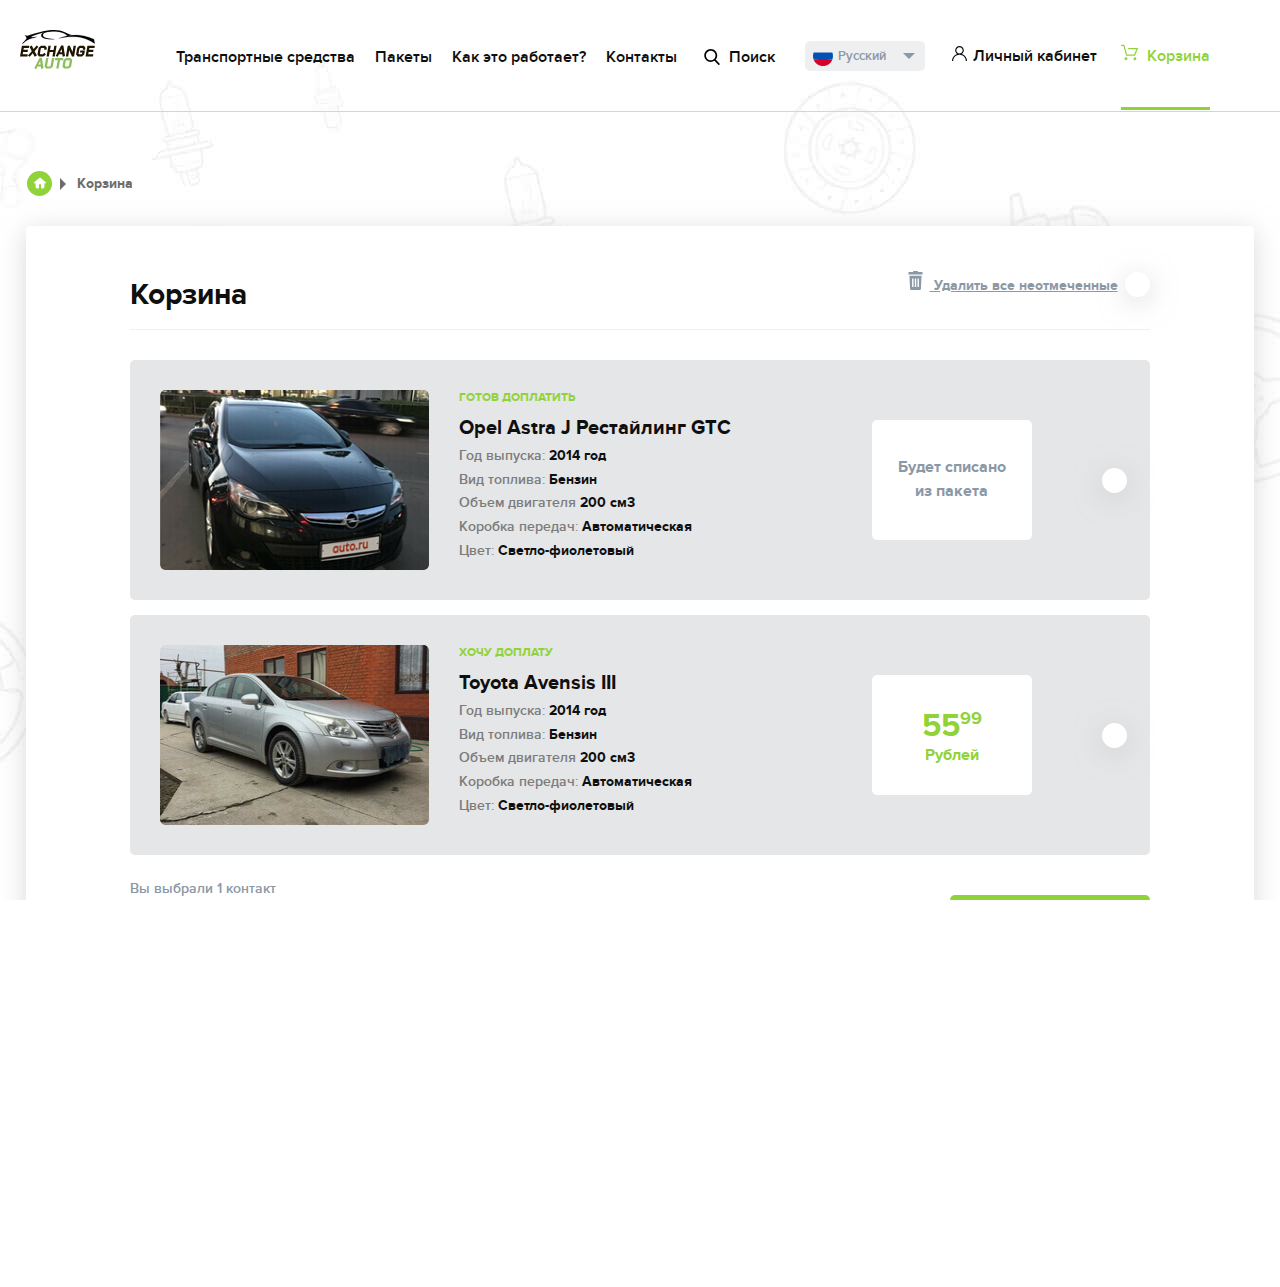
<file: docs/bascket.html>
<!DOCTYPE html>
<html lang="ru">
<head>
	<meta charset="UTF-8">
	<title>Changeauto</title>
	<meta name = "discription" content = "">
	<meta name = "keywords" content = "">
	<!-- Adaptive -->
	<meta name = "viewport" content = "width=device-width, initial-scale=1.0"/>
	<meta http-equiv="X-UA-Compatible" content="IE=edge"/>
	<!-- Styles -->
	<link rel="stylesheet" href="css/main.css">
	<!-- Fonts -->
	<link rel="stylesheet" href="font/ProximaNova/stylesheet.css">
	<!-- Owl Caroucel -->
	<link rel="stylesheet" href="libs/Owl_carousel/owl.carousel.css">
	<link rel="stylesheet" href="libs/Owl_carousel/owl.theme.default.css">
	<!-- Slick Slider -->
	<link rel="stylesheet" href="libs/slick/slick.css">
	<link rel="stylesheet" href="libs/slick/slick-theme.css">
	<!-- Ui-slider-control -->	
	<link rel="stylesheet" href="libs/Ui_slider/jquery-ui.css">
	<!-- Nice Select -->
	<link rel="stylesheet" href="libs/NiceSelect/css/nice-select.css">
</head>
<body>
	<div class="wrapper">
		<div class="main-page">
			<div class="navigation">
				<div class="navigation_content container">
					<div class="logo-block">
						<a href="index.html" class = "logo-link">
							<svg 
								class = "logo-block_svg" viewBox="0 0 295.44 153.37"><defs>
								<style>.cls-1{fill:none;stroke:#000;stroke-width:0.52px;}
								.cls-2{fill:#201600;}.cls-3{fill:#8cbf5c;}
								</style></defs><path d="M25.17,24.69C155.72-19.24,160.81,6.78,203.1,20.49L187,23.32c-37.7-38.79-148.9-1.72-143.45,6.92Z"/><path class="cls-1" d="M25.17,24.69C155.72-19.24,160.81,6.78,203.1,20.49L187,23.32c-37.7-38.79-148.9-1.72-143.45,6.92Z"/><path d="M113.56,6s-30.94.3-30.13,16.57,51.82,13.67,51.82,13.67S91,35.39,90.18,21.08,127.37,3.39,127.37,3.39Z"/><path class="cls-1" d="M113.56,6s-30.94.3-30.13,16.57,51.82,13.67,51.82,13.67S91,35.39,90.18,21.08,127.37,3.39,127.37,3.39Z"/><path d="M295.06,54.6,291.33,36c-58.78-25.69-100.43-17.29-139.06-2.9C201,22.82,249.06,21.76,295.06,54.6Z"/><path class="cls-1" d="M295.06,54.6,291.33,36c-58.78-25.69-100.43-17.29-139.06-2.9C201,22.82,249.06,21.76,295.06,54.6Z"/><path d="M18.86,21C37.22,37.44,13.48,41.59,8.78,55.66c28.09-26.79,38-19.17,57-28.75C37.13,32.65,34.41,23,18.86,21Z"/><path class="cls-1" d="M18.86,21C37.22,37.44,13.48,41.59,8.78,55.66c28.09-26.79,38-19.17,57-28.75C37.13,32.65,34.41,23,18.86,21Z"/><path class="cls-2" d="M7.4,62.16H36.58L35,70.74H15L13.79,78H31.31l-1.54,8.59H12.25l-1.6,9h20l-1.48,8.58H0Z"/><path class="cls-2" d="M52.85,73.52l.3,2.25h.23l1.13-2.25,11-12.84,6.86,5.39L57.59,83.29l9,16.87-8.7,5.5-6.8-12.72-.3-2.25h-.24l-1.12,2.25L38.11,105.66l-6.8-5.5,15-16.87L37.58,66.07l8.76-5.39Z"/><path class="cls-2" d="M96.71,89.92l5.15,6.27-9.36,8H75l-6.27-7.57,4.74-26.87,8.93-7.58H99.49l6.21,7.58-1.36,7.81H95.17l.77-4.44-2-2.37H84.81L82,73.11,78.48,93.23l2,2.37H90Z"/><path class="cls-2" d="M135.12,62.16h9.17l-7.4,42h-9.17l3-17H116.77l-3,17h-9.18l7.4-42h9.18l-2.9,16.45h13.91Z"/><path class="cls-2" d="M170.74,61l6.69,41.49-9.17,2.9L166.72,96H153.4l-4.56,9.41-8.11-2.9L162,61Zm-6.51,17.16V73.76H164l-1.54,4.38-5,9.83h8.4Z"/><path class="cls-2" d="M189.86,104.18h-9.18l7.4-42h8.23l9.88,22.08.83,3.9h.24l.06-4,3.9-22h9.18l-7.4,42h-8.23l-9.94-22.07L194,78.2h-.24l-.06,4Z"/><path class="cls-2" d="M244.48,93.23l.83-4.79h-9.05l1.3-7.4h18.23l-2.72,15.63-8.82,7.51H227.08l-6.27-7.57,4.73-26.87,8.94-7.58h17.11l6.21,7.58-1.36,7.81h-9.17l.77-4.44-2-2.37h-9.17l-2.78,2.37-3.56,20.12,2,2.37h9.17C242.71,94.77,243.48,94.12,244.48,93.23Z"/><path class="cls-2" d="M265.67,62.16h29.18l-1.54,8.58h-20L272.06,78h17.52L288,86.55H270.52l-1.6,9h20l-1.48,8.58H258.27Z"/><path class="cls-3" d="M86.07,109l6.69,41.49-9.18,2.9L82,144H68.73l-4.56,9.41-8.11-2.9L77.31,109Zm-6.51,17.16v-4.38h-.24l-1.54,4.38-5,9.83h8.41Z"/><path class="cls-3" d="M96.72,144.67l6.1-34.51H112l-5.5,31.07,2,2.37h9.17l2.79-2.37,5.5-31.07h9.17L129,144.67l-8.88,7.51H103Z"/><path class="cls-3" d="M151.94,152.18h-9.18l5.86-33.44H137.08l1.54-8.58h32.26l-1.54,8.58H157.8Z"/><path class="cls-3" d="M199.05,110.16l6.87,7.46-4.74,27.11-9.53,7.45H174.07l-6.92-7.45,4.73-27.11,9.59-7.46Zm-5.21,8.58H183.6l-3.14,2.49-3.55,19.88,2.31,2.49h10.24l3.14-2.49,3.55-19.88Z"/>
							</svg>
						</a>
					</div>
					<div class="link-block">
						<ul class = "link-block_list">
							<li class = link-block_item><a class = "link-block_item-link" href="transport.html">Транспортные средства</a></li>
							<li class = link-block_item><a class = "link-block_item-link" href="package.html">Пакеты</a></li>
							<li class = link-block_item><a class = "link-block_item-link" href="how-to.html">Как это работает?</a></li>
							<li class = link-block_item><a class = "link-block_item-link" href="contact.html">Контакты</a></li>
						</ul>
					</div>
					<div class="contact-block">
						<div class="contact-search-block">
							<a class = "link-block_item-link link-search" href="search.html">
								<svg 
									class = "search-svg" enable-background="new 0 0 56.966 56.966" 
									viewBox="0 0 56.966 56.966"><path d="m55.146 51.887-13.558-14.101c3.486-4.144 5.396-9.358 5.396-14.786 0-12.682-10.318-23-23-23s-23 10.318-23 23 10.318 23 23 23c4.761 0 9.298-1.436 13.177-4.162l13.661 14.208c.571.593 1.339.92 2.162.92.779 0 1.518-.297 2.079-.837 1.192-1.147 1.23-3.049.083-4.242zm-31.162-45.887c9.374 0 17 7.626 17 17s-7.626 17-17 17-17-7.626-17-17 7.626-17 17-17z"/>
								</svg>
								<p class="text-none">Поиск</p>
							</a>
						</div>
						<div class="dropdown-wrap">
							<div class="dropdown" data-dropdown = "open">
								<div class="dropdown-head">
									<p class = "dropdown-text">
										<svg 
											class = "russian-svg" version="1.1" x="0px" y="0px"
											viewBox="0 0 512 512" style="enable-background:new 0 0 512 512;" xml:space="preserve">
											<circle style="fill:#F0F0F0;" cx="256" cy="256" r="256"/>
											<path style="fill:#0052B4;" d="M496.077,345.043C506.368,317.31,512,287.314,512,256s-5.632-61.31-15.923-89.043H15.923
											C5.633,194.69,0,224.686,0,256s5.633,61.31,15.923,89.043L256,367.304L496.077,345.043z"/>
											<path style="fill:#D80027;" d="M256,512c110.071,0,203.906-69.472,240.077-166.957H15.923C52.094,442.528,145.929,512,256,512z"/>
										</svg>
										Русский
									</p>
								</div>
								<div class="dropdown-body">
									<div class="dropdown-item-english">
										<p class = "dropdown-text">
											<svg 
												class = "english-svg" version="1.1" x="0px" y="0px"
												viewBox="0 0 512 512" style="enable-background:new 0 0 512 512;" xml:space="preserve">
												<circle style="fill:#F0F0F0;" cx="256" cy="256" r="256"/>
												<path style="fill:#D80027;" d="M244.87,256H512c0-23.106-3.08-45.49-8.819-66.783H244.87V256z"/>
												<path style="fill:#D80027;" d="M244.87,122.435h229.556c-15.671-25.572-35.708-48.175-59.07-66.783H244.87V122.435z"/>
												<path style="fill:#D80027;" d="M256,512c60.249,0,115.626-20.824,159.356-55.652H96.644C140.374,491.176,195.751,512,256,512z"/>
												<path style="fill:#D80027;" d="M37.574,389.565h436.852c12.581-20.529,22.338-42.969,28.755-66.783H8.819
												C15.236,346.596,24.993,369.036,37.574,389.565z"/>
												<path style="fill:#0052B4;" d="M118.584,39.978h23.329l-21.7,15.765l8.289,25.509l-21.699-15.765L85.104,81.252l7.16-22.037
												C73.158,75.13,56.412,93.776,42.612,114.552h7.475l-13.813,10.035c-2.152,3.59-4.216,7.237-6.194,10.938l6.596,20.301l-12.306-8.941
												c-3.059,6.481-5.857,13.108-8.372,19.873l7.267,22.368h26.822l-21.7,15.765l8.289,25.509l-21.699-15.765l-12.998,9.444
												C0.678,234.537,0,245.189,0,256h256c0-141.384,0-158.052,0-256C205.428,0,158.285,14.67,118.584,39.978z M128.502,230.4
												l-21.699-15.765L85.104,230.4l8.289-25.509l-21.7-15.765h26.822l8.288-25.509l8.288,25.509h26.822l-21.7,15.765L128.502,230.4z
												 M120.213,130.317l8.289,25.509l-21.699-15.765l-21.699,15.765l8.289-25.509l-21.7-15.765h26.822l8.288-25.509l8.288,25.509h26.822
												L120.213,130.317z M220.328,230.4l-21.699-15.765L176.93,230.4l8.289-25.509l-21.7-15.765h26.822l8.288-25.509l8.288,25.509h26.822
												l-21.7,15.765L220.328,230.4z M212.039,130.317l8.289,25.509l-21.699-15.765l-21.699,15.765l8.289-25.509l-21.7-15.765h26.822
												l8.288-25.509l8.288,25.509h26.822L212.039,130.317z M212.039,55.743l8.289,25.509l-21.699-15.765L176.93,81.252l8.289-25.509
												l-21.7-15.765h26.822l8.288-25.509l8.288,25.509h26.822L212.039,55.743z"/>
											</svg>
											English
										</p>
									</div>
									<div class="dropdown-item-deutch">
										<p class = "dropdown-text">
											<svg 
												class = "germany-svg" version="1.1" x="0px" y="0px"
												viewBox="0 0 512 512" style="enable-background:new 0 0 512 512;" xml:space="preserve">
												<path style="fill:#FFDA44;" d="M15.923,345.043C52.094,442.527,145.929,512,256,512s203.906-69.473,240.077-166.957L256,322.783
												L15.923,345.043z"/>
												<path d="M256,0C145.929,0,52.094,69.472,15.923,166.957L256,189.217l240.077-22.261C459.906,69.472,366.071,0,256,0z"/>
												<path style="fill:#D80027;" d="M15.923,166.957C5.633,194.69,0,224.686,0,256s5.633,61.31,15.923,89.043h480.155
												C506.368,317.31,512,287.314,512,256s-5.632-61.31-15.923-89.043H15.923z"/>
											</svg>
											Deutsch
										</p>
									</div>
								</div>
							</div>
						</div>
						<div class="user-block">
							<a href="lk-user-auth.html" class="user-link">
								<svg 
									class = "user-svg" version="1.1" x="0px" y="0px"
	 								viewBox="0 0 512 512" style="enable-background:new 0 0 512 512;" xml:space="preserve">
									<path d="M437.02,330.98c-27.883-27.882-61.071-48.523-97.281-61.018C378.521,243.251,404,198.548,404,148
									C404,66.393,337.607,0,256,0S108,66.393,108,148c0,50.548,25.479,95.251,64.262,121.962
									c-36.21,12.495-69.398,33.136-97.281,61.018C26.629,379.333,0,443.62,0,512h40c0-119.103,96.897-216,216-216s216,96.897,216,216
									h40C512,443.62,485.371,379.333,437.02,330.98z M256,256c-59.551,0-108-48.448-108-108S196.449,40,256,40
									c59.551,0,108,48.448,108,108S315.551,256,256,256z"/>
								</svg>
								<p class="text-none">Личный кабинет</p>
							</a>
						</div>
						<div class="backet-block">
							<!-- <div class="bascket-count">15</div> -->
							<a href="bascket.html" class="bascket-link bascket-link--active">
								<svg 
									class = "bascket-svg bascket-svg--active" version="1.1" x="0px" y="0px"
									viewBox="0 0 459.529 459.529" style="enable-background:new 0 0 459.529 459.529;" xml:space="preserve">
									<path d="M17,55.231h48.733l69.417,251.033c1.983,7.367,8.783,12.467,16.433,12.467h213.35c6.8,0,12.75-3.967,15.583-10.2
									l77.633-178.5c2.267-5.383,1.7-11.333-1.417-16.15c-3.117-4.817-8.5-7.65-14.167-7.65H206.833c-9.35,0-17,7.65-17,17
									s7.65,17,17,17H416.5l-62.9,144.5H164.333L94.917,33.698c-1.983-7.367-8.783-12.467-16.433-12.467H17c-9.35,0-17,7.65-17,17
									S7.65,55.231,17,55.231z"/>
									<path d="M135.433,438.298c21.25,0,38.533-17.283,38.533-38.533s-17.283-38.533-38.533-38.533S96.9,378.514,96.9,399.764
									S114.183,438.298,135.433,438.298z"/>
									<path d="M376.267,438.298c0.85,0,1.983,0,2.833,0c10.2-0.85,19.55-5.383,26.35-13.317c6.8-7.65,9.917-17.567,9.35-28.05
									c-1.417-20.967-19.833-37.117-41.083-35.7c-21.25,1.417-37.117,20.117-35.7,41.083
									C339.433,422.431,356.15,438.298,376.267,438.298z"/>
								</svg>
								<p class="text-none">Корзина</p>
							</a>
						</div>
						<div class="burger-menu-button">
							<svg 
								class = "burger-svg" version="1.1" x="0px" y="0px"
								viewBox="0 0 50 50" style="enable-background:new 0 0 50 50;" xml:space="preserve">
								<rect y="2" width="50" height="4"/>
								<rect y="16" width="50" height="4"/>
								<rect y="30" width="50" height="4"/>
								<rect y="44" width="50" height="4"/>
							</svg>
						</div>
					</div>
				</div>
			</div>
			<!-- INNER-PAGE-WRAP -->
			<div class="wrap-inner-page container">
				<div class="inner-home-link-wrap bascet-page">
					<a class = "inner-home-link" href="index.html">
						<div class="inner-home-icon">
							<svg 
								class = "home-icon-svg" version="1.1" x="0px" y="0px" width="25" height="25" viewBox="0 0 72.231 72.232" style="enable-background:new 0 0 72.231 72.232;" xml:space="preserve">
								<path d="M70.854,32.011L38.771,4.543c-0.1-0.085-0.209-0.149-0.314-0.223c-0.084-0.06-0.163-0.126-0.251-0.179
								c-0.123-0.072-0.252-0.127-0.381-0.187c-0.098-0.045-0.191-0.099-0.292-0.136c-0.123-0.045-0.25-0.07-0.376-0.104
								c-0.258-0.067-0.519-0.11-0.784-0.127c-0.086-0.005-0.171-0.021-0.257-0.021c-0.124,0-0.247,0.021-0.37,0.032
								c-0.119,0.011-0.239,0.013-0.357,0.034c-0.115,0.021-0.226,0.06-0.339,0.09c-0.124,0.033-0.249,0.061-0.37,0.105
								c-0.105,0.04-0.205,0.096-0.309,0.145c-0.121,0.058-0.244,0.111-0.36,0.181c-0.098,0.059-0.188,0.132-0.28,0.198
								c-0.089,0.064-0.184,0.118-0.268,0.19L1.377,32.011c-1.677,1.437-1.846,3.934-0.379,5.575c1.463,1.64,4.012,1.812,5.686,0.375
								l2.768-2.369v23.174c0,5.461,4.532,9.898,10.105,9.898h6.021c2.227,0,4.031-1.769,4.031-3.949V46.078
								c0-1.105,0.918-2.002,2.042-2.002h8.925c1.128,0,2.045,0.896,2.045,2.002v18.18c0,0.271,0.027,0.533,0.083,0.805l0.1,0.459
								c0.391,1.835,2.036,3.145,3.947,3.145h5.923c5.574,0,10.109-4.438,10.109-9.898V35.593l2.764,2.367
								c0.765,0.653,1.707,0.979,2.651,0.979c1.121,0,2.237-0.459,3.035-1.354C72.7,35.945,72.531,33.448,70.854,32.011z"/>
							</svg>
						</div>
					</a>
					<a href="#!" class="link-name-section">Корзина</a>
				</div>
				<div class="bascket-block-content">
					<div class="bascket-block-content-wrap">
						<div class="bascket-block-content-header">
							<h2 class="bascket-block-title">Корзина</h2>
							<div class="block-delete-link checkbox-wrap">
								<a href="#!" class="delete-link">
									<svg 
										class = "bin-svg-icon" version="1.1" x="0px" y="0px" viewBox="0 0 408.483 408.483" style="enable-background:new 0 0 408.483 408.483;" xml:space="preserve">
										<path d="M87.748,388.784c0.461,11.01,9.521,19.699,20.539,19.699h191.911c11.018,0,20.078-8.689,20.539-19.699l13.705-289.316    H74.043L87.748,388.784z M247.655,171.329c0-4.61,3.738-8.349,8.35-8.349h13.355c4.609,0,8.35,3.738,8.35,8.349v165.293    c0,4.611-3.738,8.349-8.35,8.349h-13.355c-4.61,0-8.35-3.736-8.35-8.349V171.329z M189.216,171.329    c0-4.61,3.738-8.349,8.349-8.349h13.355c4.609,0,8.349,3.738,8.349,8.349v165.293c0,4.611-3.737,8.349-8.349,8.349h-13.355    c-4.61,0-8.349-3.736-8.349-8.349V171.329L189.216,171.329z M130.775,171.329c0-4.61,3.738-8.349,8.349-8.349h13.356    c4.61,0,8.349,3.738,8.349,8.349v165.293c0,4.611-3.738,8.349-8.349,8.349h-13.356c-4.61,0-8.349-3.736-8.349-8.349V171.329z" class="active-path" fill="#8B98A6"/>
										<path d="M343.567,21.043h-88.535V4.305c0-2.377-1.927-4.305-4.305-4.305h-92.971c-2.377,0-4.304,1.928-4.304,4.305v16.737H64.916    c-7.125,0-12.9,5.776-12.9,12.901V74.47h304.451V33.944C356.467,26.819,350.692,21.043,343.567,21.043z"  class="active-path" fill="#8B98A6"/>
									</svg>
									Удалить все неотмеченные</a>
								<div class="block-checkbox">
									<input class = "checkbox-input" type="checkbox" id = "checkbox-0">
									<label class = "checkbox-label" for = "checkbox-0"></label>
								</div>
							</div>
						</div>
						<div class="bascket-content-item">
							<div class="bascket-content-item-left">
								<div class="bascket-content-block-img">
									<img class = "img-car-block" src="img/car-bascket-1.jpeg" alt="car-bascket-1">
								</div>
								<div class="bascket-content-block-discription">
									<p class="car-discription-title-offer">готов доплатить</p>
									<a href="car.html" class="car-discription-title-main">Opel Astra J Рестайлинг GTC</a>
									<p class="car-discription-list">Год выпуска: <span class="bold-discription">2014 год</span></p>
									<p class="car-discription-list">Вид топлива: <span class="bold-discription">Бензин</span></p>
									<p class="car-discription-list">Объем двигателя <span class="bold-discription">200 см3</span></p>
									<p class="car-discription-list">Коробка передач: <span class="bold-discription">Автоматическая</span></p>
									<p class="car-discription-list">Цвет: <span class="bold-discription">Светло-фиолетовый</span></p>
								</div>
							</div>
							<div class="bascket-content-item-right">
								<div class="bascket-content-item-right-cost">
									<p class="bascket-content-cost-text">Будет списано из пакета</p>
								</div>
								<div class="block-checkbox">
									<input class = "checkbox-input" type="checkbox" id = "checkbox-1">
									<label class = "checkbox-label" for = "checkbox-1"></label>
								</div>	
							</div>
						</div>
						<div class="bascket-content-item">
							<div class="bascket-content-item-left">
								<div class="bascket-content-block-img">
									<img class = "img-car-block" src="img/car-bascet-2.jpeg" alt="car-bascket-2">
								</div>
								<div class="bascket-content-block-discription">
									<p class="car-discription-title-offer">хочу доплату</p>
									<a href="car.html" class="car-discription-title-main">Toyota Avensis III</a>
									<p class="car-discription-list">Год выпуска: <span class="bold-discription">2014 год</span></p>
									<p class="car-discription-list">Вид топлива: <span class="bold-discription">Бензин</span></p>
									<p class="car-discription-list">Объем двигателя <span class="bold-discription">200 см3</span></p>
									<p class="car-discription-list">Коробка передач: <span class="bold-discription">Автоматическая</span></p>
									<p class="car-discription-list">Цвет: <span class="bold-discription">Светло-фиолетовый</span></p>
								</div>
							</div>
							<div class="bascket-content-item-right">
								<div class="bascket-content-item-right-cost">
									<p class="bascket-content-cost-text active"><span class = "cost-big-digit">55<sup class = "sup-text">99</sup></span><br> Рублей</p>
								</div>
								<div class="block-checkbox">
									<input class = "checkbox-input" type="checkbox" id = "checkbox-2">
									<label class = "checkbox-label" for = "checkbox-2"></label>
								</div>	
							</div>
						</div>
						<div class="bascket-block-content-footer">
							<div class="bascket-content-footer-item-left">
								<p class="bascket-footer-text-contact">Вы выбрали 1 контакт</p>
								<p class="bascket-footer-text-contact">Доступно 0 контактов</p>
								<p class="bascket-footer-text-contact">Из ваших контактов спишется 0 контактов</p>
							</div>
							<div class="bascket-content-footer-item-middle">
								<p class="bascket-footer-text-finish-cost">Итого: 59<sup class = "sup-text-2">99</sup> руб.</p>
							</div>
							<div class="bascket-content-footer-item-right">
								<button class="bascket-content-footer-button">оформить заказ</button>
							</div>
						</div>
					</div>
				</div>
			</div>
		</div>
		<!-- FOOTER -->
		<footer class="footer">
			<div class="footer-navigation">
				<div class="footer-navigation_content container">
					<div class="footer-logo-block">
						<a href="index.html" class = "logo-link">
							<svg 
								class = "logo-block_svg" viewBox="0 0 295.44 153.37"><defs>
								<style>.cls-1{fill:none;stroke:#000;stroke-width:0.52px;}
								.cls-2{fill:#201600;}.cls-3{fill:#8cbf5c;}
								</style></defs><path d="M25.17,24.69C155.72-19.24,160.81,6.78,203.1,20.49L187,23.32c-37.7-38.79-148.9-1.72-143.45,6.92Z"/><path class="cls-1" d="M25.17,24.69C155.72-19.24,160.81,6.78,203.1,20.49L187,23.32c-37.7-38.79-148.9-1.72-143.45,6.92Z"/><path d="M113.56,6s-30.94.3-30.13,16.57,51.82,13.67,51.82,13.67S91,35.39,90.18,21.08,127.37,3.39,127.37,3.39Z"/><path class="cls-1" d="M113.56,6s-30.94.3-30.13,16.57,51.82,13.67,51.82,13.67S91,35.39,90.18,21.08,127.37,3.39,127.37,3.39Z"/><path d="M295.06,54.6,291.33,36c-58.78-25.69-100.43-17.29-139.06-2.9C201,22.82,249.06,21.76,295.06,54.6Z"/><path class="cls-1" d="M295.06,54.6,291.33,36c-58.78-25.69-100.43-17.29-139.06-2.9C201,22.82,249.06,21.76,295.06,54.6Z"/><path d="M18.86,21C37.22,37.44,13.48,41.59,8.78,55.66c28.09-26.79,38-19.17,57-28.75C37.13,32.65,34.41,23,18.86,21Z"/><path class="cls-1" d="M18.86,21C37.22,37.44,13.48,41.59,8.78,55.66c28.09-26.79,38-19.17,57-28.75C37.13,32.65,34.41,23,18.86,21Z"/><path class="cls-2" d="M7.4,62.16H36.58L35,70.74H15L13.79,78H31.31l-1.54,8.59H12.25l-1.6,9h20l-1.48,8.58H0Z"/><path class="cls-2" d="M52.85,73.52l.3,2.25h.23l1.13-2.25,11-12.84,6.86,5.39L57.59,83.29l9,16.87-8.7,5.5-6.8-12.72-.3-2.25h-.24l-1.12,2.25L38.11,105.66l-6.8-5.5,15-16.87L37.58,66.07l8.76-5.39Z"/><path class="cls-2" d="M96.71,89.92l5.15,6.27-9.36,8H75l-6.27-7.57,4.74-26.87,8.93-7.58H99.49l6.21,7.58-1.36,7.81H95.17l.77-4.44-2-2.37H84.81L82,73.11,78.48,93.23l2,2.37H90Z"/><path class="cls-2" d="M135.12,62.16h9.17l-7.4,42h-9.17l3-17H116.77l-3,17h-9.18l7.4-42h9.18l-2.9,16.45h13.91Z"/><path class="cls-2" d="M170.74,61l6.69,41.49-9.17,2.9L166.72,96H153.4l-4.56,9.41-8.11-2.9L162,61Zm-6.51,17.16V73.76H164l-1.54,4.38-5,9.83h8.4Z"/><path class="cls-2" d="M189.86,104.18h-9.18l7.4-42h8.23l9.88,22.08.83,3.9h.24l.06-4,3.9-22h9.18l-7.4,42h-8.23l-9.94-22.07L194,78.2h-.24l-.06,4Z"/><path class="cls-2" d="M244.48,93.23l.83-4.79h-9.05l1.3-7.4h18.23l-2.72,15.63-8.82,7.51H227.08l-6.27-7.57,4.73-26.87,8.94-7.58h17.11l6.21,7.58-1.36,7.81h-9.17l.77-4.44-2-2.37h-9.17l-2.78,2.37-3.56,20.12,2,2.37h9.17C242.71,94.77,243.48,94.12,244.48,93.23Z"/><path class="cls-2" d="M265.67,62.16h29.18l-1.54,8.58h-20L272.06,78h17.52L288,86.55H270.52l-1.6,9h20l-1.48,8.58H258.27Z"/><path class="cls-3" d="M86.07,109l6.69,41.49-9.18,2.9L82,144H68.73l-4.56,9.41-8.11-2.9L77.31,109Zm-6.51,17.16v-4.38h-.24l-1.54,4.38-5,9.83h8.41Z"/><path class="cls-3" d="M96.72,144.67l6.1-34.51H112l-5.5,31.07,2,2.37h9.17l2.79-2.37,5.5-31.07h9.17L129,144.67l-8.88,7.51H103Z"/><path class="cls-3" d="M151.94,152.18h-9.18l5.86-33.44H137.08l1.54-8.58h32.26l-1.54,8.58H157.8Z"/><path class="cls-3" d="M199.05,110.16l6.87,7.46-4.74,27.11-9.53,7.45H174.07l-6.92-7.45,4.73-27.11,9.59-7.46Zm-5.21,8.58H183.6l-3.14,2.49-3.55,19.88,2.31,2.49h10.24l3.14-2.49,3.55-19.88Z"/>
							</svg>
						</a>
					</div>
					<div class="footer-link-block">
						<ul class = "footer-link-block_list">
							<li class = footer-link-block_item><a class = "footer-link-block_item-link" href="transport.html">Транспортные средства</a></li>
							<li class = footer-link-block_item><a class = "footer-link-block_item-link" href="package.html">Пакеты</a></li>
							<li class = footer-link-block_item><a class = "footer-link-block_item-link" href="how-to.html">Как это работает?</a></li>
							<li class = footer-link-block_item><a class = "footer-link-block_item-link" href="contact.html">Контакты</a></li>
						</ul>
						<div class="footer-dropdown-wrap">
							<div class="footer-dropdown" data-dropdown = "open">
								<div class="dropdown-head">
									<p class = "dropdown-text">
										<svg 
											class = "russian-svg" version="1.1" x="0px" y="0px"
											viewBox="0 0 512 512" style="enable-background:new 0 0 512 512;" xml:space="preserve">
											<circle style="fill:#F0F0F0;" cx="256" cy="256" r="256"/>
											<path style="fill:#0052B4;" d="M496.077,345.043C506.368,317.31,512,287.314,512,256s-5.632-61.31-15.923-89.043H15.923
											C5.633,194.69,0,224.686,0,256s5.633,61.31,15.923,89.043L256,367.304L496.077,345.043z"/>
											<path style="fill:#D80027;" d="M256,512c110.071,0,203.906-69.472,240.077-166.957H15.923C52.094,442.528,145.929,512,256,512z"/>
										</svg>
										Русский
									</p>
								</div>
								<div class="dropdown-body">
									<div class="dropdown-item-english">
										<p class = "dropdown-text">
											<svg 
												class = "english-svg" version="1.1" x="0px" y="0px"
												viewBox="0 0 512 512" style="enable-background:new 0 0 512 512;" xml:space="preserve">
												<circle style="fill:#F0F0F0;" cx="256" cy="256" r="256"/>
												<path style="fill:#D80027;" d="M244.87,256H512c0-23.106-3.08-45.49-8.819-66.783H244.87V256z"/>
												<path style="fill:#D80027;" d="M244.87,122.435h229.556c-15.671-25.572-35.708-48.175-59.07-66.783H244.87V122.435z"/>
												<path style="fill:#D80027;" d="M256,512c60.249,0,115.626-20.824,159.356-55.652H96.644C140.374,491.176,195.751,512,256,512z"/>
												<path style="fill:#D80027;" d="M37.574,389.565h436.852c12.581-20.529,22.338-42.969,28.755-66.783H8.819
												C15.236,346.596,24.993,369.036,37.574,389.565z"/>
												<path style="fill:#0052B4;" d="M118.584,39.978h23.329l-21.7,15.765l8.289,25.509l-21.699-15.765L85.104,81.252l7.16-22.037
												C73.158,75.13,56.412,93.776,42.612,114.552h7.475l-13.813,10.035c-2.152,3.59-4.216,7.237-6.194,10.938l6.596,20.301l-12.306-8.941
												c-3.059,6.481-5.857,13.108-8.372,19.873l7.267,22.368h26.822l-21.7,15.765l8.289,25.509l-21.699-15.765l-12.998,9.444
												C0.678,234.537,0,245.189,0,256h256c0-141.384,0-158.052,0-256C205.428,0,158.285,14.67,118.584,39.978z M128.502,230.4
												l-21.699-15.765L85.104,230.4l8.289-25.509l-21.7-15.765h26.822l8.288-25.509l8.288,25.509h26.822l-21.7,15.765L128.502,230.4z
												 M120.213,130.317l8.289,25.509l-21.699-15.765l-21.699,15.765l8.289-25.509l-21.7-15.765h26.822l8.288-25.509l8.288,25.509h26.822
												L120.213,130.317z M220.328,230.4l-21.699-15.765L176.93,230.4l8.289-25.509l-21.7-15.765h26.822l8.288-25.509l8.288,25.509h26.822
												l-21.7,15.765L220.328,230.4z M212.039,130.317l8.289,25.509l-21.699-15.765l-21.699,15.765l8.289-25.509l-21.7-15.765h26.822
												l8.288-25.509l8.288,25.509h26.822L212.039,130.317z M212.039,55.743l8.289,25.509l-21.699-15.765L176.93,81.252l8.289-25.509
												l-21.7-15.765h26.822l8.288-25.509l8.288,25.509h26.822L212.039,55.743z"/>
											</svg>
											English
										</p>
									</div>
									<div class="dropdown-item-deutch">
										<p class = "dropdown-text">
											<svg 
												class = "germany-svg" version="1.1" x="0px" y="0px"
												viewBox="0 0 512 512" style="enable-background:new 0 0 512 512;" xml:space="preserve">
												<path style="fill:#FFDA44;" d="M15.923,345.043C52.094,442.527,145.929,512,256,512s203.906-69.473,240.077-166.957L256,322.783
												L15.923,345.043z"/>
												<path d="M256,0C145.929,0,52.094,69.472,15.923,166.957L256,189.217l240.077-22.261C459.906,69.472,366.071,0,256,0z"/>
												<path style="fill:#D80027;" d="M15.923,166.957C5.633,194.69,0,224.686,0,256s5.633,61.31,15.923,89.043h480.155
												C506.368,317.31,512,287.314,512,256s-5.632-61.31-15.923-89.043H15.923z"/>
											</svg>
											Deutsch
										</p>
									</div>
								</div>
							</div>
						</div>
					</div>
					<div class="footer-contact-block">
						<div class="footer-user-block">
							<a href="lk-user-auth.html" class="footer-user-link">
								<svg 
									class = "user-svg" version="1.1" x="0px" y="0px"
	 								viewBox="0 0 512 512" style="enable-background:new 0 0 512 512;" xml:space="preserve">
									<path d="M437.02,330.98c-27.883-27.882-61.071-48.523-97.281-61.018C378.521,243.251,404,198.548,404,148
									C404,66.393,337.607,0,256,0S108,66.393,108,148c0,50.548,25.479,95.251,64.262,121.962
									c-36.21,12.495-69.398,33.136-97.281,61.018C26.629,379.333,0,443.62,0,512h40c0-119.103,96.897-216,216-216s216,96.897,216,216
									h40C512,443.62,485.371,379.333,437.02,330.98z M256,256c-59.551,0-108-48.448-108-108S196.449,40,256,40
									c59.551,0,108,48.448,108,108S315.551,256,256,256z"/>
								</svg>
								Личный кабинет
							</a>
						</div>
						<div class="footer-backet-block">
							<div class="bascket-count">15</div>
							<a href="bascket.html" class="footer-bascket-link footer-bascket-link--active">
								<svg 
									class = "bascket-svg bascket-svg--active" version="1.1" x="0px" y="0px"
									viewBox="0 0 459.529 459.529" style="enable-background:new 0 0 459.529 459.529;" xml:space="preserve">
									<path d="M17,55.231h48.733l69.417,251.033c1.983,7.367,8.783,12.467,16.433,12.467h213.35c6.8,0,12.75-3.967,15.583-10.2
									l77.633-178.5c2.267-5.383,1.7-11.333-1.417-16.15c-3.117-4.817-8.5-7.65-14.167-7.65H206.833c-9.35,0-17,7.65-17,17
									s7.65,17,17,17H416.5l-62.9,144.5H164.333L94.917,33.698c-1.983-7.367-8.783-12.467-16.433-12.467H17c-9.35,0-17,7.65-17,17
									S7.65,55.231,17,55.231z"/>
									<path d="M135.433,438.298c21.25,0,38.533-17.283,38.533-38.533s-17.283-38.533-38.533-38.533S96.9,378.514,96.9,399.764
									S114.183,438.298,135.433,438.298z"/>
									<path d="M376.267,438.298c0.85,0,1.983,0,2.833,0c10.2-0.85,19.55-5.383,26.35-13.317c6.8-7.65,9.917-17.567,9.35-28.05
									c-1.417-20.967-19.833-37.117-41.083-35.7c-21.25,1.417-37.117,20.117-35.7,41.083
									C339.433,422.431,356.15,438.298,376.267,438.298z"/>
								</svg>
								Корзина
							</a>
						</div>
						<div class="footer-search-block">
							<a class = "footer-link-search" href="search.html">
								<svg 
									class = "search-svg" enable-background="new 0 0 56.966 56.966" 
									viewBox="0 0 56.966 56.966"><path d="m55.146 51.887-13.558-14.101c3.486-4.144 5.396-9.358 5.396-14.786 0-12.682-10.318-23-23-23s-23 10.318-23 23 10.318 23 23 23c4.761 0 9.298-1.436 13.177-4.162l13.661 14.208c.571.593 1.339.92 2.162.92.779 0 1.518-.297 2.079-.837 1.192-1.147 1.23-3.049.083-4.242zm-31.162-45.887c9.374 0 17 7.626 17 17s-7.626 17-17 17-17-7.626-17-17 7.626-17 17-17z"/>
								</svg>
								<p class="text-none">Поиск</p>
							</a>
						</div>
					</div>
				</div>
			</div>
			<div class="footer-bottom-block container">
				<p class="footer-copy">Все права защищены © 2019</p>
				<a href="#!" class="footer-user-license">Пользовательское соглашение</a>
				<div class="footer-payment-card">
					<a href="#!" class="visa-card">
						<svg 
							class = "visa-svg" version="1.1" x="0px" y="0px"
							viewBox="0 0 512 512" style="enable-background:new 0 0 512 512;" xml:space="preserve">
							<path style="fill:#FFFFFF;" d="M512,402.281c0,16.716-13.55,30.267-30.265,30.267H30.265C13.55,432.549,0,418.997,0,402.281V109.717
							c0-16.716,13.55-30.266,30.265-30.266h451.47c16.716,0,30.265,13.551,30.265,30.266V402.281L512,402.281z"/>
							<path style="fill:#F79F1A;" d="M113.64,258.035l-12.022-57.671c-2.055-7.953-8.035-10.319-15.507-10.632H30.993l-0.491,2.635
							C73.431,202.774,101.836,227.88,113.64,258.035z"/>
							<polygon style="fill:#059BBF;" points="241.354,190.892 205.741,190.892 183.499,321.419 219.053,321.419 	"/>
							<path style="fill:#059BBF;" d="M135.345,321.288l56.01-130.307h-37.691l-34.843,89.028l-3.719-13.442
								c-6.83-16.171-26.35-39.446-49.266-54.098l31.85,108.863L135.345,321.288z"/>
							<path style="fill:#059BBF;" d="M342.931,278.75c0.132-14.819-9.383-26.122-29.887-35.458c-12.461-6.03-20.056-10.051-19.965-16.17
							c0-5.406,6.432-11.213,20.368-11.213c11.661-0.179,20.057,2.367,26.624,5.003l3.218,1.475l4.826-28.277
							c-7.059-2.637-18.094-5.451-31.895-5.451c-35.157,0-59.904,17.691-60.128,43.064c-0.224,18.763,17.692,29.216,31.181,35.469
							c13.847,6.374,18.493,10.453,18.404,16.171c-0.089,8.743-11.035,12.73-21.264,12.73c-14.25,0-21.8-1.965-33.509-6.843l-4.55-2.09
							l-4.998,29.249c8.303,3.629,23.668,6.801,39.618,6.933C318.361,323.342,342.663,305.876,342.931,278.75z"/>
							<path style="fill:#059BBF;" d="M385.233,301.855c4.065,0,40.382,0.045,45.566,0.045c1.072,4.545,4.333,19.565,4.333,19.565h33.011
							L439.33,191.027h-27.472c-8.533,0-14.874,2.323-18.628,10.809l-52.845,119.629h37.392
							C377.774,321.465,383.848,305.386,385.233,301.855z M409.622,238.645c-0.176,0.357,2.95-7.549,4.737-12.463l2.411,11.256
							c0,0,6.792,31.182,8.22,37.704h-29.528C398.411,267.638,409.622,238.645,409.622,238.645z"/>
							<path style="fill:#059BBF;" d="M481.735,79.451H30.265C13.55,79.451,0,93.001,0,109.717v31.412h512v-31.412
							C512,93.001,498.451,79.451,481.735,79.451z"/>
							<path style="fill:#F79F1A;" d="M481.735,432.549H30.265C13.55,432.549,0,418.998,0,402.283v-31.412h512v31.412
							C512,418.998,498.451,432.549,481.735,432.549z"/>
							<path style="opacity:0.15;fill:#202121;enable-background:new    ;" d="M21.517,402.281V109.717
							c0-16.716,13.551-30.266,30.267-30.266h-21.52C13.55,79.451,0,93.001,0,109.717v292.565c0,16.716,13.55,30.267,30.265,30.267h21.52
							C35.069,432.549,21.517,418.997,21.517,402.281z"/>
						</svg>
					</a>
					<a href="#!" class="master-card">
						<svg 
							class = "mastercard-svg" version="1.1" x="0px" y="0px"
							viewBox="0 0 504 504" style="enable-background:new 0 0 504 504;" xml:space="preserve">
							<path style="fill:#FFB600;" d="M504,252c0,83.2-67.2,151.2-151.2,151.2c-83.2,0-151.2-68-151.2-151.2l0,0
							c0-83.2,67.2-151.2,150.4-151.2C436.8,100.8,504,168.8,504,252L504,252z"/>
							<path style="fill:#F7981D;" d="M352.8,100.8c83.2,0,151.2,68,151.2,151.2l0,0c0,83.2-67.2,151.2-151.2,151.2
							c-83.2,0-151.2-68-151.2-151.2"/>
							<path style="fill:#FF8500;" d="M352.8,100.8c83.2,0,151.2,68,151.2,151.2l0,0c0,83.2-67.2,151.2-151.2,151.2"/>
							<path style="fill:#FF5050;" d="M149.6,100.8C67.2,101.6,0,168.8,0,252s67.2,151.2,151.2,151.2c39.2,0,74.4-15.2,101.6-39.2l0,0l0,0
							c5.6-4.8,10.4-10.4,15.2-16h-31.2c-4-4.8-8-10.4-11.2-15.2h53.6c3.2-4.8,6.4-10.4,8.8-16h-71.2c-2.4-4.8-4.8-10.4-6.4-16h83.2
							c4.8-15.2,8-31.2,8-48c0-11.2-1.6-21.6-3.2-32h-92.8c0.8-5.6,2.4-10.4,4-16h83.2c-1.6-5.6-4-11.2-6.4-16H216
							c2.4-5.6,5.6-10.4,8.8-16h53.6c-3.2-5.6-7.2-11.2-12-16h-29.6c4.8-5.6,9.6-10.4,15.2-15.2c-26.4-24.8-62.4-39.2-101.6-39.2
							C150.4,100.8,150.4,100.8,149.6,100.8z"/>
							<path style="fill:#E52836;" d="M0,252c0,83.2,67.2,151.2,151.2,151.2c39.2,0,74.4-15.2,101.6-39.2l0,0l0,0
							c5.6-4.8,10.4-10.4,15.2-16h-31.2c-4-4.8-8-10.4-11.2-15.2h53.6c3.2-4.8,6.4-10.4,8.8-16h-71.2c-2.4-4.8-4.8-10.4-6.4-16h83.2
							c4.8-15.2,8-31.2,8-48c0-11.2-1.6-21.6-3.2-32h-92.8c0.8-5.6,2.4-10.4,4-16h83.2c-1.6-5.6-4-11.2-6.4-16H216
							c2.4-5.6,5.6-10.4,8.8-16h53.6c-3.2-5.6-7.2-11.2-12-16h-29.6c4.8-5.6,9.6-10.4,15.2-15.2c-26.4-24.8-62.4-39.2-101.6-39.2h-0.8"/>
							<path style="fill:#CB2026;" d="M151.2,403.2c39.2,0,74.4-15.2,101.6-39.2l0,0l0,0c5.6-4.8,10.4-10.4,15.2-16h-31.2
							c-4-4.8-8-10.4-11.2-15.2h53.6c3.2-4.8,6.4-10.4,8.8-16h-71.2c-2.4-4.8-4.8-10.4-6.4-16h83.2c4.8-15.2,8-31.2,8-48
							c0-11.2-1.6-21.6-3.2-32h-92.8c0.8-5.6,2.4-10.4,4-16h83.2c-1.6-5.6-4-11.2-6.4-16H216c2.4-5.6,5.6-10.4,8.8-16h53.6
							c-3.2-5.6-7.2-11.2-12-16h-29.6c4.8-5.6,9.6-10.4,15.2-15.2c-26.4-24.8-62.4-39.2-101.6-39.2h-0.8"/>
							<path style="fill:#FFFFFF;" d="M204.8,290.4l2.4-13.6c-0.8,0-2.4,0.8-4,0.8c-5.6,0-6.4-3.2-5.6-4.8l4.8-28h8.8l2.4-15.2h-8l1.6-9.6
							h-16c0,0-9.6,52.8-9.6,59.2c0,9.6,5.6,13.6,12.8,13.6C199.2,292.8,203.2,291.2,204.8,290.4z"/>
							<path style="fill:#FFFFFF;" d="M210.4,264.8c0,22.4,15.2,28,28,28c12,0,16.8-2.4,16.8-2.4l3.2-15.2c0,0-8.8,4-16.8,4
							c-17.6,0-14.4-12.8-14.4-12.8H260c0,0,2.4-10.4,2.4-14.4c0-10.4-5.6-23.2-23.2-23.2C222.4,227.2,210.4,244.8,210.4,264.8z
							M238.4,241.6c8.8,0,7.2,10.4,7.2,11.2H228C228,252,229.6,241.6,238.4,241.6z"/>
							<path style="fill:#FFFFFF;" d="M340,290.4l3.2-17.6c0,0-8,4-13.6,4c-11.2,0-16-8.8-16-18.4c0-19.2,9.6-29.6,20.8-29.6
							c8,0,14.4,4.8,14.4,4.8l2.4-16.8c0,0-9.6-4-18.4-4c-18.4,0-36.8,16-36.8,46.4c0,20,9.6,33.6,28.8,33.6
							C331.2,292.8,340,290.4,340,290.4z"/>
							<path style="fill:#FFFFFF;" d="M116.8,227.2c-11.2,0-19.2,3.2-19.2,3.2L95.2,244c0,0,7.2-3.2,17.6-3.2c5.6,0,10.4,0.8,10.4,5.6
							c0,3.2-0.8,4-0.8,4s-4.8,0-7.2,0c-13.6,0-28.8,5.6-28.8,24c0,14.4,9.6,17.6,15.2,17.6c11.2,0,16-7.2,16.8-7.2l-0.8,6.4H132l6.4-44
							C138.4,228,122.4,227.2,116.8,227.2z M120,263.2c0,2.4-1.6,15.2-11.2,15.2c-4.8,0-6.4-4-6.4-6.4c0-4,2.4-9.6,14.4-9.6
							C119.2,263.2,120,263.2,120,263.2z"/>
							<path style="fill:#FFFFFF;" d="M153.6,292c4,0,24,0.8,24-20.8c0-20-19.2-16-19.2-24c0-4,3.2-5.6,8.8-5.6c2.4,0,11.2,0.8,11.2,0.8
							l2.4-14.4c0,0-5.6-1.6-15.2-1.6c-12,0-24,4.8-24,20.8c0,18.4,20,16.8,20,24c0,4.8-5.6,5.6-9.6,5.6c-7.2,0-14.4-2.4-14.4-2.4
							l-2.4,14.4C136,290.4,140,292,153.6,292z"/>
							<path style="fill:#FFFFFF;" d="M472.8,214.4l-3.2,21.6c0,0-6.4-8-15.2-8c-14.4,0-27.2,17.6-27.2,38.4c0,12.8,6.4,26.4,20,26.4
							c9.6,0,15.2-6.4,15.2-6.4l-0.8,5.6h16l12-76.8L472.8,214.4z M465.6,256.8c0,8.8-4,20-12.8,20c-5.6,0-8.8-4.8-8.8-12.8
							c0-12.8,5.6-20.8,12.8-20.8C462.4,243.2,465.6,247.2,465.6,256.8z"/>
							<path style="fill:#FFFFFF;" d="M29.6,291.2l9.6-57.6l1.6,57.6H52l20.8-57.6L64,291.2h16.8l12.8-76.8H67.2l-16,47.2l-0.8-47.2H27.2
							l-12.8,76.8H29.6z"/>
							<path style="fill:#FFFFFF;" d="M277.6,291.2c4.8-26.4,5.6-48,16.8-44c1.6-10.4,4-14.4,5.6-18.4c0,0-0.8,0-3.2,0
							c-7.2,0-12.8,9.6-12.8,9.6l1.6-8.8h-15.2L260,292h17.6V291.2z"/>
							<path style="fill:#FFFFFF;" d="M376.8,227.2c-11.2,0-19.2,3.2-19.2,3.2l-2.4,13.6c0,0,7.2-3.2,17.6-3.2c5.6,0,10.4,0.8,10.4,5.6
							c0,3.2-0.8,4-0.8,4s-4.8,0-7.2,0c-13.6,0-28.8,5.6-28.8,24c0,14.4,9.6,17.6,15.2,17.6c11.2,0,16-7.2,16.8-7.2l-0.8,6.4H392l6.4-44
							C399.2,228,382.4,227.2,376.8,227.2z M380.8,263.2c0,2.4-1.6,15.2-11.2,15.2c-4.8,0-6.4-4-6.4-6.4c0-4,2.4-9.6,14.4-9.6
							C380,263.2,380,263.2,380.8,263.2z"/>
							<path style="fill:#FFFFFF;" d="M412,291.2c4.8-26.4,5.6-48,16.8-44c1.6-10.4,4-14.4,5.6-18.4c0,0-0.8,0-3.2,0
							c-7.2,0-12.8,9.6-12.8,9.6l1.6-8.8h-15.2L394.4,292H412V291.2z"/>
							<path style="fill:#DCE5E5;" d="M180,279.2c0,9.6,5.6,13.6,12.8,13.6c5.6,0,10.4-1.6,12-2.4l2.4-13.6c-0.8,0-2.4,0.8-4,0.8
							c-5.6,0-6.4-3.2-5.6-4.8l4.8-28h8.8l2.4-15.2h-8l1.6-9.6"/>
							<path style="fill:#DCE5E5;" d="M218.4,264.8c0,22.4,7.2,28,20,28c12,0,16.8-2.4,16.8-2.4l3.2-15.2c0,0-8.8,4-16.8,4
							c-17.6,0-14.4-12.8-14.4-12.8H260c0,0,2.4-10.4,2.4-14.4c0-10.4-5.6-23.2-23.2-23.2C222.4,227.2,218.4,244.8,218.4,264.8z
							M238.4,241.6c8.8,0,10.4,10.4,10.4,11.2H228C228,252,229.6,241.6,238.4,241.6z"/>
							<path style="fill:#DCE5E5;" d="M340,290.4l3.2-17.6c0,0-8,4-13.6,4c-11.2,0-16-8.8-16-18.4c0-19.2,9.6-29.6,20.8-29.6
							c8,0,14.4,4.8,14.4,4.8l2.4-16.8c0,0-9.6-4-18.4-4c-18.4,0-28.8,16-28.8,46.4c0,20,1.6,33.6,20.8,33.6
							C331.2,292.8,340,290.4,340,290.4z"/>
							<path style="fill:#DCE5E5;" d="M95.2,244.8c0,0,7.2-3.2,17.6-3.2c5.6,0,10.4,0.8,10.4,5.6c0,3.2-0.8,4-0.8,4s-4.8,0-7.2,0
							c-13.6,0-28.8,5.6-28.8,24c0,14.4,9.6,17.6,15.2,17.6c11.2,0,16-7.2,16.8-7.2l-0.8,6.4H132l6.4-44c0-18.4-16-19.2-22.4-19.2
							M128,263.2c0,2.4-9.6,15.2-19.2,15.2c-4.8,0-6.4-4-6.4-6.4c0-4,2.4-9.6,14.4-9.6C119.2,263.2,128,263.2,128,263.2z"/>
							<path style="fill:#DCE5E5;" d="M136,290.4c0,0,4.8,1.6,18.4,1.6c4,0,24,0.8,24-20.8c0-20-19.2-16-19.2-24c0-4,3.2-5.6,8.8-5.6
							c2.4,0,11.2,0.8,11.2,0.8l2.4-14.4c0,0-5.6-1.6-15.2-1.6c-12,0-16,4.8-16,20.8c0,18.4,12,16.8,12,24c0,4.8-5.6,5.6-9.6,5.6"/>
							<path style="fill:#DCE5E5;" d="M469.6,236c0,0-6.4-8-15.2-8c-14.4,0-19.2,17.6-19.2,38.4c0,12.8-1.6,26.4,12,26.4
							c9.6,0,15.2-6.4,15.2-6.4l-0.8,5.6h16l12-76.8 M468.8,256.8c0,8.8-7.2,20-16,20c-5.6,0-8.8-4.8-8.8-12.8c0-12.8,5.6-20.8,12.8-20.8
							C462.4,243.2,468.8,247.2,468.8,256.8z"/>
							<path style="fill:#DCE5E5;" d="M29.6,291.2l9.6-57.6l1.6,57.6H52l20.8-57.6L64,291.2h16.8l12.8-76.8h-20l-22.4,47.2l-0.8-47.2h-8.8
							l-27.2,76.8H29.6z"/>
							<path style="fill:#DCE5E5;" d="M260.8,291.2h16.8c4.8-26.4,5.6-48,16.8-44c1.6-10.4,4-14.4,5.6-18.4c0,0-0.8,0-3.2,0
							c-7.2,0-12.8,9.6-12.8,9.6l1.6-8.8"/>
							<path style="fill:#DCE5E5;" d="M355.2,244.8c0,0,7.2-3.2,17.6-3.2c5.6,0,10.4,0.8,10.4,5.6c0,3.2-0.8,4-0.8,4s-4.8,0-7.2,0
							c-13.6,0-28.8,5.6-28.8,24c0,14.4,9.6,17.6,15.2,17.6c11.2,0,16-7.2,16.8-7.2l-0.8,6.4H392l6.4-44c0-18.4-16-19.2-22.4-19.2
							M388,263.2c0,2.4-9.6,15.2-19.2,15.2c-4.8,0-6.4-4-6.4-6.4c0-4,2.4-9.6,14.4-9.6C380,263.2,388,263.2,388,263.2z"/>
							<path style="fill:#DCE5E5;" d="M395.2,291.2H412c4.8-26.4,5.6-48,16.8-44c1.6-10.4,4-14.4,5.6-18.4c0,0-0.8,0-3.2,0
							c-7.2,0-12.8,9.6-12.8,9.6l1.6-8.8"/>
						</svg>
					</a>
					<a href="#!" class="maestro-card">
						<svg 
							class = "maestro-svg" version="1.1" x="0px" y="0px" viewBox="0 0 512 512" style="enable-background:new 0 0 512 512;" xml:space="preserve">
							<path style="fill:#E7E8E3;" d="M512,402.282c0,16.716-13.55,30.267-30.265,30.267H30.265C13.55,432.549,0,418.996,0,402.282V109.717
							c0-16.716,13.55-30.266,30.265-30.266h451.469c16.716,0,30.265,13.551,30.265,30.266L512,402.282L512,402.282z"/>
							<path style="opacity:0.15;fill:#202121;enable-background:new    ;" d="M21.517,402.282V109.717
							c0-16.716,13.552-30.266,30.267-30.266h-21.52C13.55,79.451,0,93.003,0,109.717v292.565c0,16.716,13.55,30.267,30.265,30.267h21.52
							C35.07,432.549,21.517,418.996,21.517,402.282z"/>
							<path style="fill:#EA001B;" d="M224.719,219.191c0-26.482,12.198-50.109,31.281-65.581c-14.504-11.759-32.981-18.813-53.107-18.813
							c-46.609,0-84.393,37.783-84.393,84.394c0,46.608,37.784,84.39,84.393,84.39c20.126,0,38.603-7.049,53.107-18.807
							C236.917,269.296,224.719,245.67,224.719,219.191z"/>
							<path style="fill:#0099DF;" d="M309.109,134.796c-20.126,0-38.605,7.053-53.109,18.813c19.084,15.471,31.282,39.099,31.282,65.581
							c0,26.479-12.198,50.106-31.282,65.582c14.504,11.758,32.983,18.807,53.109,18.807c46.609,0,84.391-37.782,84.391-84.39
							S355.718,134.796,309.109,134.796z"/>
							<path style="fill:#6C6BBD;" d="M287.282,219.191c0-26.482-12.198-50.109-31.282-65.581c-19.083,15.471-31.281,39.099-31.281,65.581
							c0,26.479,12.198,50.106,31.281,65.582C275.084,269.296,287.282,245.67,287.282,219.191z"/>
							<path style="fill:#34495E;" d="M126.107,340.626c-6.334,0-12.405,3.362-16.385,9.039c-4.124-5.757-10.052-9.039-16.376-9.039
							c-3.793,0-7.983,1.742-11.587,4.803l-1.717-3.176c-0.096-0.179-0.285-0.292-0.489-0.292H69.1c-0.306,0-0.557,0.249-0.557,0.557
							v48.004c0,0.307,0.25,0.557,0.557,0.557h12.93c0.308,0,0.557-0.249,0.557-0.557v-27.551c1.439-5.486,4.933-8.759,9.358-8.759
							c5.49,0,9.787,5.48,9.787,12.475v23.835c0,0.307,0.25,0.557,0.557,0.557h12.07c0.308,0,0.557-0.249,0.557-0.557v-24.596
							c0.203-5.633,3.961-11.714,9.682-11.714c5.49,0,9.787,5.479,9.787,12.475v23.835c0,0.307,0.25,0.557,0.557,0.557h12.07
							c0.308,0,0.557-0.249,0.557-0.557v-23.835C147.567,352.317,137.942,340.626,126.107,340.626z"/>
							<path style="fill:#34495E;" d="M206.383,341.963h-10.344c-0.256,0-0.483,0.177-0.541,0.429l-0.869,3.684
							c-4.407-3.593-9.917-5.56-15.617-5.56c-13.913,0-25.233,11.641-25.233,25.951c0,14.309,11.32,25.951,25.233,25.951
							c5.604,0,11.024-1.903,15.393-5.38v3.487c0,0.307,0.25,0.557,0.557,0.557h11.422c0.308,0,0.557-0.249,0.557-0.557v-48.004
							C206.939,342.212,206.691,341.963,206.383,341.963z M180.737,378.941c-3.086,0-5.93-1.251-8.204-3.598
							c-2.204-2.494-3.417-5.646-3.417-8.877c0-3.29,1.243-6.521,3.4-8.858c2.292-2.366,5.134-3.617,8.222-3.617
							c3.079,0,5.957,1.281,8.113,3.617c2.192,2.265,3.398,5.41,3.398,8.858c0,3.391-1.179,6.458-3.407,8.868
							C186.693,377.66,183.815,378.941,180.737,378.941z"/>
							<path style="fill:#34495E;" d="M239.14,340.292c-13.913,0-25.235,11.691-25.235,26.062c0,14.372,11.322,26.063,25.235,26.063
							c7.433,0,14.385-3.322,19.074-9.117c0.098-0.12,0.141-0.276,0.119-0.43s-0.107-0.29-0.235-0.378l-10.129-7.017
							c-0.224-0.155-0.526-0.125-0.718,0.071c-2.089,2.158-4.847,3.395-7.574,3.395c-3.011,0-5.734-1.283-7.88-3.712
							c-0.933-1.048-1.69-2.283-2.3-3.752h33.887c0.265,0,0.491-0.185,0.545-0.443c0.306-1.47,0.441-2.914,0.441-4.679
							C264.371,351.983,253.053,340.292,239.14,340.292z M229.252,361.899c0.639-1.732,1.513-3.289,2.537-4.523
							c2.18-2.36,4.909-3.607,7.889-3.607c2.928,0,5.761,1.311,7.776,3.602c1.136,1.267,2.019,2.82,2.576,4.529L229.252,361.899
							L229.252,361.899z"/>
							<path style="fill:#34495E;" d="M294.387,361.485c-1.058-0.372-2.105-0.697-3.098-1.006c-4.35-1.351-6.796-2.227-6.448-4.525
							c0.285-2.251,1.69-3.44,4.06-3.44c2.815,0,6.685,1.712,10.896,4.821c0.126,0.091,0.283,0.127,0.437,0.099
							c0.152-0.03,0.287-0.121,0.367-0.255l6.25-10.134c0.161-0.26,0.08-0.602-0.178-0.765c-6.261-3.907-10.676-5.766-18.83-5.766
							c-9.716,0-17.044,6.511-17.044,15.146c0,9.769,6.8,12.723,15.689,15.566c3.868,1.249,6.402,2.291,6.402,5.261
							c0,2.245-1.683,3.585-4.504,3.585c-2.919,0-7.722-1.646-11.648-6.284c-0.102-0.12-0.25-0.191-0.408-0.197
							c-0.146,0.01-0.308,0.059-0.42,0.171l-8.619,9.022c-0.207,0.216-0.205,0.557,0.002,0.771c5.526,5.712,13.513,8.858,22.491,8.858
							c9.424,0,17.69-7.287,17.69-15.594C307.474,369.612,302.695,364.019,294.387,361.485z"/>
							<path style="fill:#34495E;" d="M347.433,341.963h-10.22v-17.264c0-0.307-0.248-0.557-0.557-0.557h-13.685
							c-0.306,0-0.557,0.249-0.557,0.557v17.264h-9.144c-0.306,0-0.557,0.249-0.557,0.557v13.032c0,0.307,0.25,0.557,0.557,0.557h9.144
							v34.416c0,0.307,0.25,0.557,0.557,0.557h13.685c0.308,0,0.557-0.249,0.557-0.557v-34.416h10.22c0.308,0,0.557-0.249,0.557-0.557
							V342.52C347.99,342.212,347.741,341.963,347.433,341.963z"/>
							<path style="fill:#34495E;" d="M392.017,342.106c-2.495-0.896-5.28-1.368-8.056-1.368c-6.607,0-12.205,2.214-15.544,6.108
							l-1.606-4.514c-0.078-0.222-0.287-0.37-0.524-0.37h-10.453c-0.306,0-0.557,0.249-0.557,0.557v48.004
							c0,0.307,0.25,0.557,0.557,0.557h13.47c0.308,0,0.557-0.249,0.557-0.557l-0.009-26.409c1.031-5.65,5.816-9.75,11.379-9.75
							c1.713,0,3.426,0.382,5.089,1.135c0.135,0.063,0.289,0.065,0.431,0.012c0.139-0.055,0.253-0.163,0.311-0.301l5.28-12.363
							c0.059-0.141,0.059-0.301-0.002-0.441C392.279,342.268,392.161,342.158,392.017,342.106z"/>
							<path style="fill:#34495E;" d="M420.167,340.516c-14.447,0-26.204,11.641-26.204,25.951c0,14.309,11.757,25.951,26.204,25.951
							c14.755,0,26.311-11.399,26.311-25.951C446.478,352.157,434.676,340.516,420.167,340.516z M420.274,379.052
							c-3.065,0-5.976-1.311-8.004-3.617c-2.329-2.406-3.508-5.424-3.508-8.969c0-3.475,1.243-6.617,3.535-8.885
							c1.978-2.352,4.887-3.701,7.978-3.701c3.165,0,5.928,1.252,8.213,3.72c2.128,2.304,3.3,5.414,3.3,8.755
							c0,3.453-1.174,6.684-3.291,9.08C426.172,377.835,423.406,379.052,420.274,379.052z"/>
						</svg>
					</a>
				</div>
			</div>
		</footer>
	</div>
	<!-- Scipts -->
	<script src = "libs/jquery/jquery-3.3.1.min.js"></script>
	<script src = "libs/Owl_carousel/owl.carousel.js"></script>
	<script src = "libs/slick/slick.js"></script>
	<script src = "libs/Ui_slider/jquery-ui.min.js"></script>
	<script src = "libs/Ui_slider/jquery.ui.touch-punch.min.js"></script>
	<script src = "libs/NiceSelect/js/jquery.nice-select.js"></script>
	<script src = "js/script.js"></script>	
</body>
</html>
</file>
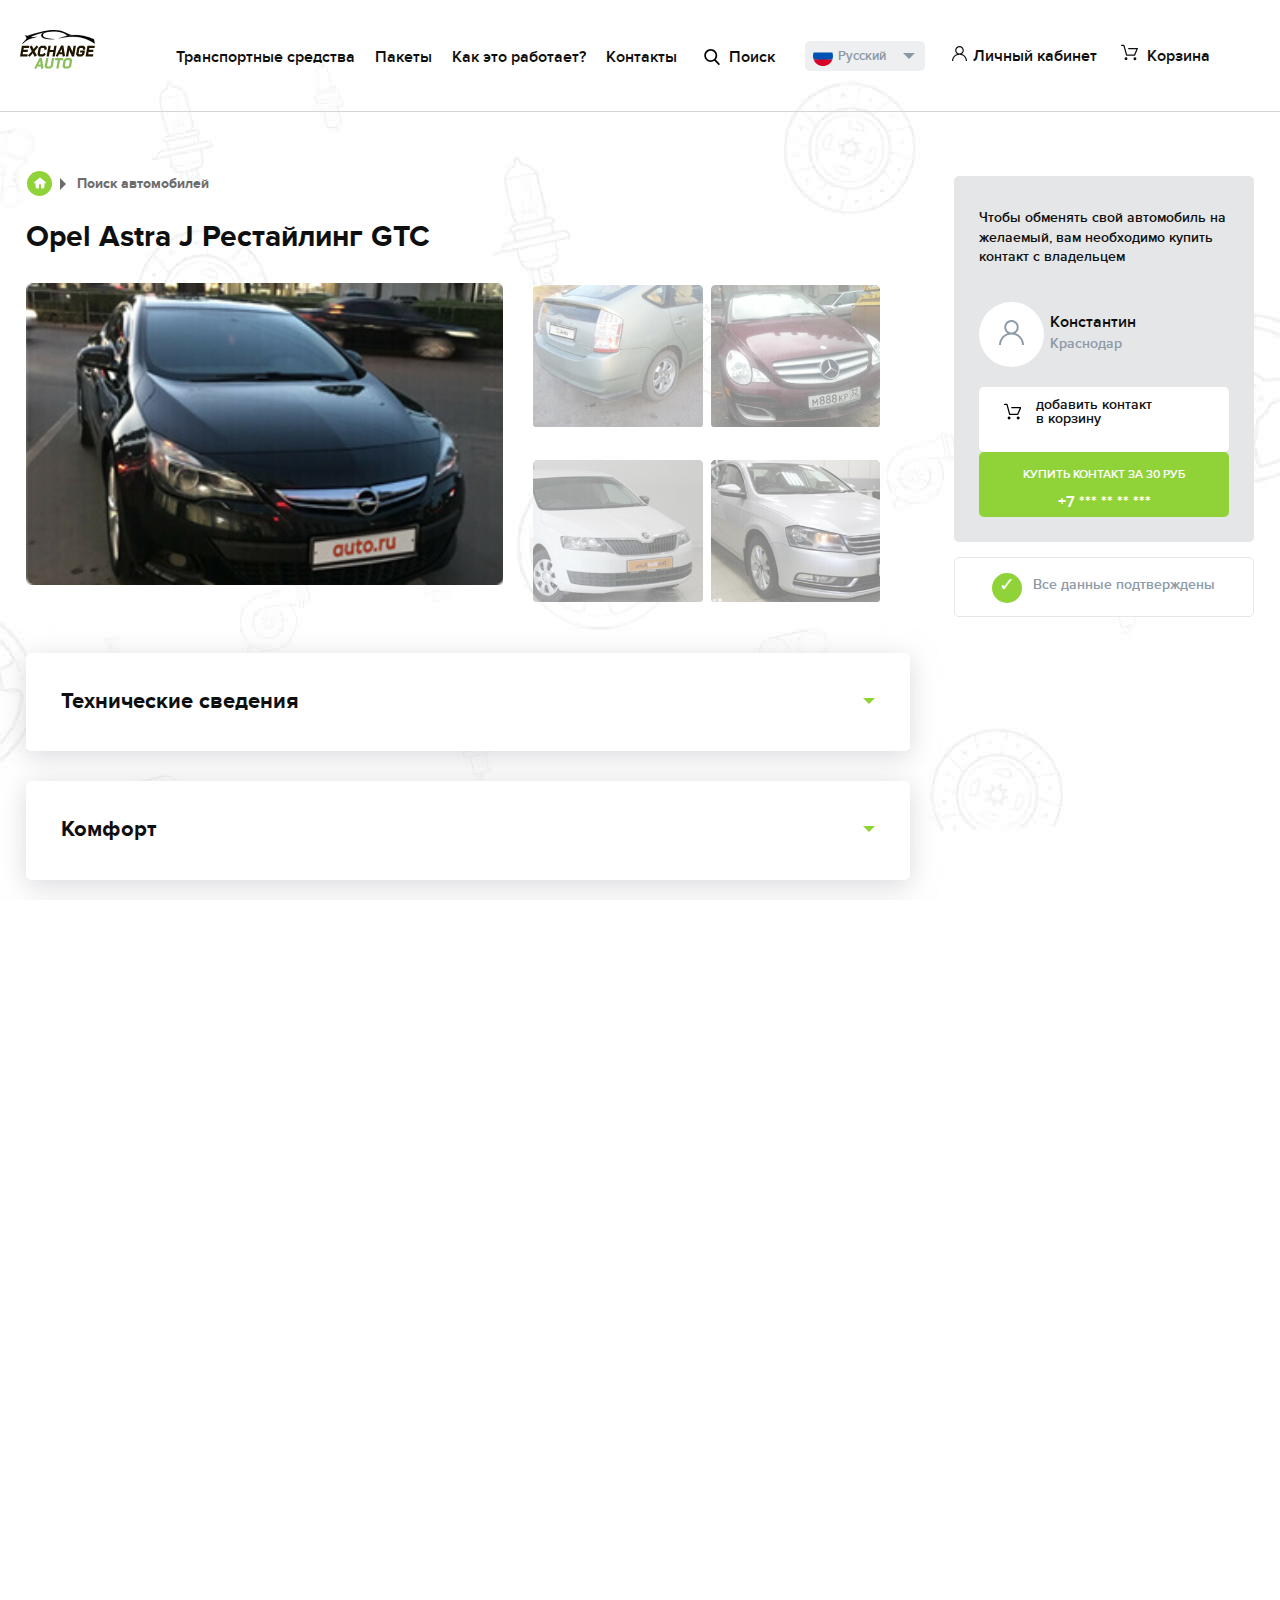
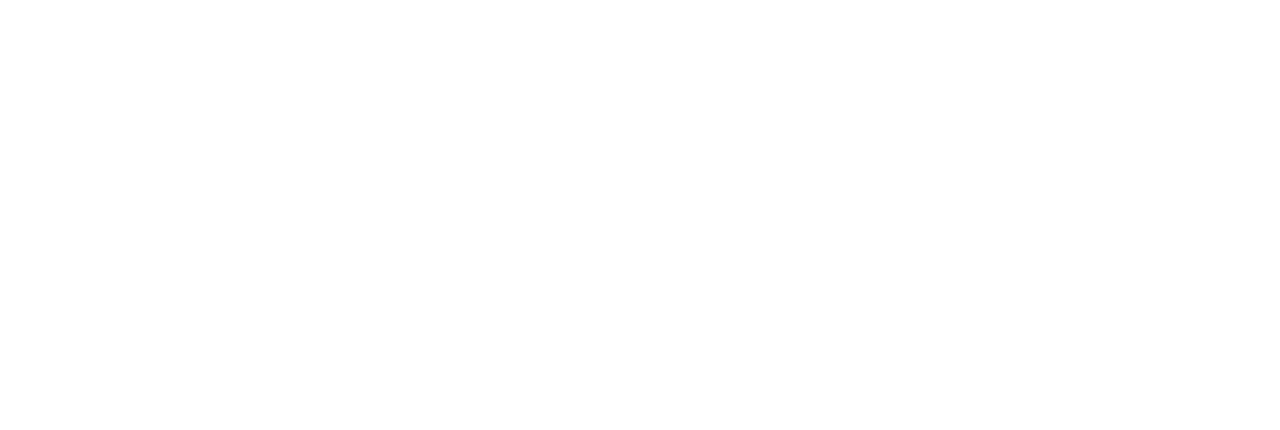
<file: docs/car.html>
<!DOCTYPE html>
<html lang="ru">
<head>
	<meta charset="UTF-8">
	<title>Changeauto</title>
	<meta name = "discription" content = "">
	<meta name = "keywords" content = "">
	<!-- Adaptive -->
	<meta name = "viewport" content = "width=device-width, initial-scale=1.0"/>
	<meta http-equiv="X-UA-Compatible" content="IE=edge"/>
	<!-- Styles -->
	<link rel="stylesheet" href="css/main.css">
	<!-- Fonts -->
	<link rel="stylesheet" href="font/ProximaNova/stylesheet.css">
	<!-- Owl Caroucel -->
	<link rel="stylesheet" href="libs/Owl_carousel/owl.carousel.css">
	<link rel="stylesheet" href="libs/Owl_carousel/owl.theme.default.css">
	<!-- Slick Slider -->
	<link rel="stylesheet" href="libs/slick/slick.css">
	<link rel="stylesheet" href="libs/slick/slick-theme.css">
	<!-- Ui-slider-control -->	
	<link rel="stylesheet" href="libs/Ui_slider/jquery-ui.css">
	<!-- Nice Select -->
	<link rel="stylesheet" href="libs/NiceSelect/css/nice-select.css">
</head>
<body>
	<div class="wrapper">
		<div class="main-page">
			<div class="navigation">
				<div class="navigation_content container">
					<div class="logo-block">
						<a href="index.html" class = "logo-link">
							<svg 
								class = "logo-block_svg" viewBox="0 0 295.44 153.37"><defs>
								<style>.cls-1{fill:none;stroke:#000;stroke-width:0.52px;}
								.cls-2{fill:#201600;}.cls-3{fill:#8cbf5c;}
								</style></defs><path d="M25.17,24.69C155.72-19.24,160.81,6.78,203.1,20.49L187,23.32c-37.7-38.79-148.9-1.72-143.45,6.92Z"/><path class="cls-1" d="M25.17,24.69C155.72-19.24,160.81,6.78,203.1,20.49L187,23.32c-37.7-38.79-148.9-1.72-143.45,6.92Z"/><path d="M113.56,6s-30.94.3-30.13,16.57,51.82,13.67,51.82,13.67S91,35.39,90.18,21.08,127.37,3.39,127.37,3.39Z"/><path class="cls-1" d="M113.56,6s-30.94.3-30.13,16.57,51.82,13.67,51.82,13.67S91,35.39,90.18,21.08,127.37,3.39,127.37,3.39Z"/><path d="M295.06,54.6,291.33,36c-58.78-25.69-100.43-17.29-139.06-2.9C201,22.82,249.06,21.76,295.06,54.6Z"/><path class="cls-1" d="M295.06,54.6,291.33,36c-58.78-25.69-100.43-17.29-139.06-2.9C201,22.82,249.06,21.76,295.06,54.6Z"/><path d="M18.86,21C37.22,37.44,13.48,41.59,8.78,55.66c28.09-26.79,38-19.17,57-28.75C37.13,32.65,34.41,23,18.86,21Z"/><path class="cls-1" d="M18.86,21C37.22,37.44,13.48,41.59,8.78,55.66c28.09-26.79,38-19.17,57-28.75C37.13,32.65,34.41,23,18.86,21Z"/><path class="cls-2" d="M7.4,62.16H36.58L35,70.74H15L13.79,78H31.31l-1.54,8.59H12.25l-1.6,9h20l-1.48,8.58H0Z"/><path class="cls-2" d="M52.85,73.52l.3,2.25h.23l1.13-2.25,11-12.84,6.86,5.39L57.59,83.29l9,16.87-8.7,5.5-6.8-12.72-.3-2.25h-.24l-1.12,2.25L38.11,105.66l-6.8-5.5,15-16.87L37.58,66.07l8.76-5.39Z"/><path class="cls-2" d="M96.71,89.92l5.15,6.27-9.36,8H75l-6.27-7.57,4.74-26.87,8.93-7.58H99.49l6.21,7.58-1.36,7.81H95.17l.77-4.44-2-2.37H84.81L82,73.11,78.48,93.23l2,2.37H90Z"/><path class="cls-2" d="M135.12,62.16h9.17l-7.4,42h-9.17l3-17H116.77l-3,17h-9.18l7.4-42h9.18l-2.9,16.45h13.91Z"/><path class="cls-2" d="M170.74,61l6.69,41.49-9.17,2.9L166.72,96H153.4l-4.56,9.41-8.11-2.9L162,61Zm-6.51,17.16V73.76H164l-1.54,4.38-5,9.83h8.4Z"/><path class="cls-2" d="M189.86,104.18h-9.18l7.4-42h8.23l9.88,22.08.83,3.9h.24l.06-4,3.9-22h9.18l-7.4,42h-8.23l-9.94-22.07L194,78.2h-.24l-.06,4Z"/><path class="cls-2" d="M244.48,93.23l.83-4.79h-9.05l1.3-7.4h18.23l-2.72,15.63-8.82,7.51H227.08l-6.27-7.57,4.73-26.87,8.94-7.58h17.11l6.21,7.58-1.36,7.81h-9.17l.77-4.44-2-2.37h-9.17l-2.78,2.37-3.56,20.12,2,2.37h9.17C242.71,94.77,243.48,94.12,244.48,93.23Z"/><path class="cls-2" d="M265.67,62.16h29.18l-1.54,8.58h-20L272.06,78h17.52L288,86.55H270.52l-1.6,9h20l-1.48,8.58H258.27Z"/><path class="cls-3" d="M86.07,109l6.69,41.49-9.18,2.9L82,144H68.73l-4.56,9.41-8.11-2.9L77.31,109Zm-6.51,17.16v-4.38h-.24l-1.54,4.38-5,9.83h8.41Z"/><path class="cls-3" d="M96.72,144.67l6.1-34.51H112l-5.5,31.07,2,2.37h9.17l2.79-2.37,5.5-31.07h9.17L129,144.67l-8.88,7.51H103Z"/><path class="cls-3" d="M151.94,152.18h-9.18l5.86-33.44H137.08l1.54-8.58h32.26l-1.54,8.58H157.8Z"/><path class="cls-3" d="M199.05,110.16l6.87,7.46-4.74,27.11-9.53,7.45H174.07l-6.92-7.45,4.73-27.11,9.59-7.46Zm-5.21,8.58H183.6l-3.14,2.49-3.55,19.88,2.31,2.49h10.24l3.14-2.49,3.55-19.88Z"/>
							</svg>
						</a>
					</div>
					<div class="link-block">
						<ul class = "link-block_list">
							<li class = link-block_item><a class = "link-block_item-link" href="transport.html">Транспортные средства</a></li>
							<li class = link-block_item><a class = "link-block_item-link" href="package.html">Пакеты</a></li>
							<li class = link-block_item><a class = "link-block_item-link" href="how-to.html">Как это работает?</a></li>
							<li class = link-block_item><a class = "link-block_item-link" href="contact.html">Контакты</a></li>
						</ul>
					</div>
					<div class="contact-block">
						<div class="contact-search-block">
							<a class = "link-block_item-link link-search" href="search.html">
								<svg 
									class = "search-svg" enable-background="new 0 0 56.966 56.966" 
									viewBox="0 0 56.966 56.966"><path d="m55.146 51.887-13.558-14.101c3.486-4.144 5.396-9.358 5.396-14.786 0-12.682-10.318-23-23-23s-23 10.318-23 23 10.318 23 23 23c4.761 0 9.298-1.436 13.177-4.162l13.661 14.208c.571.593 1.339.92 2.162.92.779 0 1.518-.297 2.079-.837 1.192-1.147 1.23-3.049.083-4.242zm-31.162-45.887c9.374 0 17 7.626 17 17s-7.626 17-17 17-17-7.626-17-17 7.626-17 17-17z"/>
								</svg>
								<p class="text-none">Поиск</p>
							</a>
						</div>
						<div class="dropdown-wrap">
							<div class="dropdown" data-dropdown = "open">
								<div class="dropdown-head">
									<p class = "dropdown-text">
										<svg 
											class = "russian-svg" version="1.1" x="0px" y="0px"
											viewBox="0 0 512 512" style="enable-background:new 0 0 512 512;" xml:space="preserve">
											<circle style="fill:#F0F0F0;" cx="256" cy="256" r="256"/>
											<path style="fill:#0052B4;" d="M496.077,345.043C506.368,317.31,512,287.314,512,256s-5.632-61.31-15.923-89.043H15.923
											C5.633,194.69,0,224.686,0,256s5.633,61.31,15.923,89.043L256,367.304L496.077,345.043z"/>
											<path style="fill:#D80027;" d="M256,512c110.071,0,203.906-69.472,240.077-166.957H15.923C52.094,442.528,145.929,512,256,512z"/>
										</svg>
										Русский
									</p>
								</div>
								<div class="dropdown-body">
									<div class="dropdown-item-english">
										<p class = "dropdown-text">
											<svg 
												class = "english-svg" version="1.1" x="0px" y="0px"
												viewBox="0 0 512 512" style="enable-background:new 0 0 512 512;" xml:space="preserve">
												<circle style="fill:#F0F0F0;" cx="256" cy="256" r="256"/>
												<path style="fill:#D80027;" d="M244.87,256H512c0-23.106-3.08-45.49-8.819-66.783H244.87V256z"/>
												<path style="fill:#D80027;" d="M244.87,122.435h229.556c-15.671-25.572-35.708-48.175-59.07-66.783H244.87V122.435z"/>
												<path style="fill:#D80027;" d="M256,512c60.249,0,115.626-20.824,159.356-55.652H96.644C140.374,491.176,195.751,512,256,512z"/>
												<path style="fill:#D80027;" d="M37.574,389.565h436.852c12.581-20.529,22.338-42.969,28.755-66.783H8.819
												C15.236,346.596,24.993,369.036,37.574,389.565z"/>
												<path style="fill:#0052B4;" d="M118.584,39.978h23.329l-21.7,15.765l8.289,25.509l-21.699-15.765L85.104,81.252l7.16-22.037
												C73.158,75.13,56.412,93.776,42.612,114.552h7.475l-13.813,10.035c-2.152,3.59-4.216,7.237-6.194,10.938l6.596,20.301l-12.306-8.941
												c-3.059,6.481-5.857,13.108-8.372,19.873l7.267,22.368h26.822l-21.7,15.765l8.289,25.509l-21.699-15.765l-12.998,9.444
												C0.678,234.537,0,245.189,0,256h256c0-141.384,0-158.052,0-256C205.428,0,158.285,14.67,118.584,39.978z M128.502,230.4
												l-21.699-15.765L85.104,230.4l8.289-25.509l-21.7-15.765h26.822l8.288-25.509l8.288,25.509h26.822l-21.7,15.765L128.502,230.4z
												 M120.213,130.317l8.289,25.509l-21.699-15.765l-21.699,15.765l8.289-25.509l-21.7-15.765h26.822l8.288-25.509l8.288,25.509h26.822
												L120.213,130.317z M220.328,230.4l-21.699-15.765L176.93,230.4l8.289-25.509l-21.7-15.765h26.822l8.288-25.509l8.288,25.509h26.822
												l-21.7,15.765L220.328,230.4z M212.039,130.317l8.289,25.509l-21.699-15.765l-21.699,15.765l8.289-25.509l-21.7-15.765h26.822
												l8.288-25.509l8.288,25.509h26.822L212.039,130.317z M212.039,55.743l8.289,25.509l-21.699-15.765L176.93,81.252l8.289-25.509
												l-21.7-15.765h26.822l8.288-25.509l8.288,25.509h26.822L212.039,55.743z"/>
											</svg>
											English
										</p>
									</div>
									<div class="dropdown-item-deutch">
										<p class = "dropdown-text">
											<svg 
												class = "germany-svg" version="1.1" x="0px" y="0px"
												viewBox="0 0 512 512" style="enable-background:new 0 0 512 512;" xml:space="preserve">
												<path style="fill:#FFDA44;" d="M15.923,345.043C52.094,442.527,145.929,512,256,512s203.906-69.473,240.077-166.957L256,322.783
												L15.923,345.043z"/>
												<path d="M256,0C145.929,0,52.094,69.472,15.923,166.957L256,189.217l240.077-22.261C459.906,69.472,366.071,0,256,0z"/>
												<path style="fill:#D80027;" d="M15.923,166.957C5.633,194.69,0,224.686,0,256s5.633,61.31,15.923,89.043h480.155
												C506.368,317.31,512,287.314,512,256s-5.632-61.31-15.923-89.043H15.923z"/>
											</svg>
											Deutsch
										</p>
									</div>
								</div>
							</div>
						</div>
						<div class="user-block">
							<a href="lk-user-auth.html" class="user-link">
								<svg 
									class = "user-svg" version="1.1" x="0px" y="0px"
	 								viewBox="0 0 512 512" style="enable-background:new 0 0 512 512;" xml:space="preserve">
									<path d="M437.02,330.98c-27.883-27.882-61.071-48.523-97.281-61.018C378.521,243.251,404,198.548,404,148
									C404,66.393,337.607,0,256,0S108,66.393,108,148c0,50.548,25.479,95.251,64.262,121.962
									c-36.21,12.495-69.398,33.136-97.281,61.018C26.629,379.333,0,443.62,0,512h40c0-119.103,96.897-216,216-216s216,96.897,216,216
									h40C512,443.62,485.371,379.333,437.02,330.98z M256,256c-59.551,0-108-48.448-108-108S196.449,40,256,40
									c59.551,0,108,48.448,108,108S315.551,256,256,256z"/>
								</svg>
								<p class="text-none">Личный кабинет</p>
							</a>
						</div>
						<div class="backet-block">
							<!-- <div class="bascket-count">15</div> -->
							<a href="bascket.html" class="bascket-link">
								<svg 
									class = "bascket-svg" version="1.1" x="0px" y="0px"
									viewBox="0 0 459.529 459.529" style="enable-background:new 0 0 459.529 459.529;" xml:space="preserve">
									<path d="M17,55.231h48.733l69.417,251.033c1.983,7.367,8.783,12.467,16.433,12.467h213.35c6.8,0,12.75-3.967,15.583-10.2
									l77.633-178.5c2.267-5.383,1.7-11.333-1.417-16.15c-3.117-4.817-8.5-7.65-14.167-7.65H206.833c-9.35,0-17,7.65-17,17
									s7.65,17,17,17H416.5l-62.9,144.5H164.333L94.917,33.698c-1.983-7.367-8.783-12.467-16.433-12.467H17c-9.35,0-17,7.65-17,17
									S7.65,55.231,17,55.231z"/>
									<path d="M135.433,438.298c21.25,0,38.533-17.283,38.533-38.533s-17.283-38.533-38.533-38.533S96.9,378.514,96.9,399.764
									S114.183,438.298,135.433,438.298z"/>
									<path d="M376.267,438.298c0.85,0,1.983,0,2.833,0c10.2-0.85,19.55-5.383,26.35-13.317c6.8-7.65,9.917-17.567,9.35-28.05
									c-1.417-20.967-19.833-37.117-41.083-35.7c-21.25,1.417-37.117,20.117-35.7,41.083
									C339.433,422.431,356.15,438.298,376.267,438.298z"/>
								</svg>
								<p class="text-none">Корзина</p>
							</a>
						</div>
						<div class="burger-menu-button">
							<svg 
								class = "burger-svg" version="1.1" x="0px" y="0px"
								viewBox="0 0 50 50" style="enable-background:new 0 0 50 50;" xml:space="preserve">
								<rect y="2" width="50" height="4"/>
								<rect y="16" width="50" height="4"/>
								<rect y="30" width="50" height="4"/>
								<rect y="44" width="50" height="4"/>
							</svg>
						</div>
					</div>
				</div>
			</div>
			<!-- INNER-PAGE-WRAP -->

			<div class="wrap-inner-page container">
				<div class="inner-home-link-wrap car-page">
					<a class = "inner-home-link" href="index.html">
						<div class="inner-home-icon">
							<svg 
								class = "home-icon-svg" version="1.1" x="0px" y="0px" width="25" height="25" viewBox="0 0 72.231 72.232" style="enable-background:new 0 0 72.231 72.232;" xml:space="preserve">
								<path d="M70.854,32.011L38.771,4.543c-0.1-0.085-0.209-0.149-0.314-0.223c-0.084-0.06-0.163-0.126-0.251-0.179
								c-0.123-0.072-0.252-0.127-0.381-0.187c-0.098-0.045-0.191-0.099-0.292-0.136c-0.123-0.045-0.25-0.07-0.376-0.104
								c-0.258-0.067-0.519-0.11-0.784-0.127c-0.086-0.005-0.171-0.021-0.257-0.021c-0.124,0-0.247,0.021-0.37,0.032
								c-0.119,0.011-0.239,0.013-0.357,0.034c-0.115,0.021-0.226,0.06-0.339,0.09c-0.124,0.033-0.249,0.061-0.37,0.105
								c-0.105,0.04-0.205,0.096-0.309,0.145c-0.121,0.058-0.244,0.111-0.36,0.181c-0.098,0.059-0.188,0.132-0.28,0.198
								c-0.089,0.064-0.184,0.118-0.268,0.19L1.377,32.011c-1.677,1.437-1.846,3.934-0.379,5.575c1.463,1.64,4.012,1.812,5.686,0.375
								l2.768-2.369v23.174c0,5.461,4.532,9.898,10.105,9.898h6.021c2.227,0,4.031-1.769,4.031-3.949V46.078
								c0-1.105,0.918-2.002,2.042-2.002h8.925c1.128,0,2.045,0.896,2.045,2.002v18.18c0,0.271,0.027,0.533,0.083,0.805l0.1,0.459
								c0.391,1.835,2.036,3.145,3.947,3.145h5.923c5.574,0,10.109-4.438,10.109-9.898V35.593l2.764,2.367
								c0.765,0.653,1.707,0.979,2.651,0.979c1.121,0,2.237-0.459,3.035-1.354C72.7,35.945,72.531,33.448,70.854,32.011z"/>
							</svg>
						</div>
					</a>
					<a href="#!" class="link-name-section">Поиск автомобилей</a>
				</div>
				<h2 class="car-page-title">Opel Astra J Рестайлинг GTC</h2>
				<div class="wrap-car-content">
					<div class="car-content-main">
						<div class="car-block-galery">
							<div class="car-block-galery-slider car-slider">
								<img src="img/car-bascket-1.jpeg" alt="car" class="slider-big-img">
								<img src="img/car-bascket-1.jpeg" alt="car" class="slider-big-img">
								<img src="img/car-bascket-1.jpeg" alt="car" class="slider-big-img">
							</div>
							<div class="car-block-galery-image">
								<div class="car-block-galery-image-item">
									<div class="car-block-galery-overay"></div>
									<img src="img/img-car-1.jpeg" alt="car" class="car-block-galery-img">
								</div>
								<div class="car-block-galery-image-item">
									<div class="car-block-galery-overay"></div>
									<img src="img/img-car-5.jpeg" alt="car" class="car-block-galery-img">
								</div>
								<div class="car-block-galery-image-item">
									<div class="car-block-galery-overay"></div>
									<img src="img/img-car-2.jpeg" alt="car" class="car-block-galery-img">
								</div>
								<div class="car-block-galery-image-item">
									<div class="car-block-galery-overay"></div>
									<img src="img/img-car-4.jpeg" alt="car" class="car-block-galery-img">
								</div>
							</div>
						</div>
						<div class="car-block-dropdown-block" data-car-dropdown-section = "open">
							<div class="car-block-dropdown-head">
								<p class="car-block-dropdown-title">Технические сведения</p>
							</div>
							<div class="car-block-dropdown-body">
								<div class="wrap-content-dropdown-body">
									<div class="car-block-dropdown-body-left">
										<div class="car-block-dropdown-discription">
											<p class="car-dropdown-discription-key">Год выпуска:</p>
											<p class="car-dropdown-discription-value">2005 год</p>
										</div>
										<div class="car-block-dropdown-discription">
											<p class="car-dropdown-discription-key">Условия обмена:</p>
											<p class="car-dropdown-discription-value">Готов доплатить</p>
										</div>
										<div class="car-block-dropdown-discription">
											<p class="car-dropdown-discription-key">Вид топлива:</p>
											<p class="car-dropdown-discription-value">Бензин</p>
										</div>
										<div class="car-block-dropdown-discription">
											<p class="car-dropdown-discription-key">Объем двигателя:</p>
											<p class="car-dropdown-discription-value">200 см<sup>3</sup></p>
										</div>
									</div>
									<div class="car-block-dropdown-body-right">
										<div class="car-block-dropdown-discription">
											<p class="car-dropdown-discription-key">Состояние:</p>
											<p class="car-dropdown-discription-value-gray">подержанные</p>
										</div>
										<div class="car-block-dropdown-discription">
											<p class="car-dropdown-discription-key">Коробка передач:</p>
											<p class="car-dropdown-discription-value">Автоматическая</p>
										</div>
										<div class="car-block-dropdown-discription">
											<p class="car-dropdown-discription-key">Цвет:</p>
											<p class="car-dropdown-discription-value">Светло-фиолетовый</p>
										</div>
									</div>
								</div>
							</div>
						</div>
						<div class="car-block-dropdown-block">
							<div class="car-block-dropdown-head">
								<p class="car-block-dropdown-title">Комфорт</p>
							</div>
							<div class="car-block-dropdown-body">
								<div class="wrap-content-dropdown-body">
									<div class="car-block-dropdown-body-left">
										<p class="car-dropdown-text">Электрорегулировка водительского сиденья</p>
										<p class="car-dropdown-text">Регулируемая по высоте рулевая колонка</p>
										<p class="car-dropdown-text">Кондиционер</p>
										<p class="car-dropdown-text">Регулируемая по вылету рулевая колонка</p>
										<p class="car-dropdown-text">Круиз-контроль</p>
									</div>
									<div class="car-block-dropdown-body-right">
										<p class="car-dropdown-text">Подогрев боковых зеркал</p>
										<p class="car-dropdown-text">Электростеклоподъемники</p>
										<p class="car-dropdown-text">Центральный замок</p>
										<p class="car-dropdown-text">Тонированные стекла</p>
									</div>
								</div>
							</div>
						</div>
						<div class="car-block-dropdown-block">
							<div class="car-block-dropdown-head">
								<p class="car-block-dropdown-title">Дополнительные опции</p>
							</div>
							<div class="car-block-dropdown-body">
								<div class="wrap-content-dropdown-body">
									<div class="car-block-dropdown-body-left">
										<p class="car-dropdown-text">Lorem ipsum.</p>
										<p class="car-dropdown-text">Lorem ipsum.</p>
										<p class="car-dropdown-text">Lorem ipsum.</p>
										<p class="car-dropdown-text">Lorem ipsum.</p>
										<p class="car-dropdown-text">Lorem ipsum.</p>
									</div>
									<div class="car-block-dropdown-body-right">
										<p class="car-dropdown-text">Lorem ipsum.</p>
										<p class="car-dropdown-text">Lorem ipsum.</p>
										<p class="car-dropdown-text">Lorem ipsum.</p>
										<p class="car-dropdown-text">Lorem ipsum.</p>
										<p class="car-dropdown-text">Lorem ipsum.</p>
									</div>
								</div>
							</div>
						</div>
						<div class="car-block-dropdown-block">
							<div class="car-block-dropdown-head">
								<p class="car-block-dropdown-title">Безопасность</p>
							</div>
							<div class="car-block-dropdown-body">
								<div class="wrap-content-dropdown-body">
									<div class="car-block-dropdown-body-left">
										<p class="car-dropdown-text">Антиблокировочная тормозная система (ABS)</p>
										<p class="car-dropdown-text">Боковые подушки безопасности</p>
										<p class="car-dropdown-text">Всесезонные шины</p>
										<p class="car-dropdown-text">Легкосплавные колесные диски</p>
										<p class="car-dropdown-text">Многофункциональный руль</p>
									</div>
									<div class="car-block-dropdown-body-right">
										<p class="car-dropdown-text">Система стабилизации (ESP, DSC, VDC, ESC)</p>
										<p class="car-dropdown-text">Подушка безопасности пассажира</p>
										<p class="car-dropdown-text">Противотуманные фары</p>
										<p class="car-dropdown-text">Шторки безопасности</p>
									</div>
								</div>
							</div>
						</div>
						<div class="car-slider-title-wrap">
							<h3 class="car-slider-title">Похожие транспортные средства</h3>
						</div>
						<div class="owl-carousel car-slider-wrap owl-theme">
							<div class="car-slider-item">
								<div class="card-auto card-no-margin">
									<div class="slick-slider card-auto-img-wrap">
										<img class = "card-img" src="img/img-car-5.jpeg" alt="car-5">
										<img class = "card-img" src="img/img-car-5.jpeg" alt="car-5">
										<img class = "card-img" src="img/img-car-5.jpeg" alt="car-5">			
									</div>
									<div class="card-auto-model">
										<a href="car.html" class="card-model-title">Volkswagen Touareg</a>
									</div>
									<div class="card-auto-discription">
										<p class="card-auto-discription-key">Год выпуска:</p>
										<p class="card-auto-discription-value">2005 год</p>
									</div>
									<div class="card-auto-discription">
										<p class="card-auto-discription-key">Состояние:</p>
										<div class="card-auto-discription-value-gray">подержанные</div>
									</div>
									<button class="card-auto-button">посмотреть авто</button>
								</div>
							</div>
							<div class="car-slider-item">
								<div class="card-auto card-no-margin">
									<div class="slick-slider card-auto-img-wrap">
										<img class = "card-img" src="img/img-car-6.jpeg" alt="car-6">
										<img class = "card-img" src="img/img-car-6.jpeg" alt="car-6">
										<img class = "card-img" src="img/img-car-6.jpeg" alt="car-6">
									</div>
									<div class="card-auto-model">
										<a href="car.html" class="card-model-title">Peugeot 3008</a>
									</div>
									<div class="card-auto-discription">
										<p class="card-auto-discription-key">Год выпуска:</p>
										<p class="card-auto-discription-value">2005 год</p>
									</div>
									<div class="card-auto-discription">
										<p class="card-auto-discription-key">Состояние:</p>
										<div class="card-auto-discription-value-gray">подержанные</div>
									</div>
									<button class="card-auto-button">посмотреть авто</button>
								</div>
							</div>
							<div class="car-slider-item">
								<div class="card-auto card-no-margin">
									<div class="slick-slider card-auto-img-wrap">
										<img class = "card-img" src="img/img-car-7.jpeg" alt="car-7">
										<img class = "card-img" src="img/img-car-7.jpeg" alt="car-7">
										<img class = "card-img" src="img/img-car-7.jpeg" alt="car-7">
									</div>
									<div class="card-auto-model">
										<a href="car.html" class="card-model-title">Skoda Octavia</a>
									</div>
									<div class="card-auto-discription">
										<p class="card-auto-discription-key">Год выпуска:</p>
										<p class="card-auto-discription-value">2014 год</p>
									</div>
									<div class="card-auto-discription">
										<p class="card-auto-discription-key">Состояние:</p>
										<div class="card-auto-discription-value-gray">подержанные</div>
									</div>
									<button class="card-auto-button">посмотреть авто</button>
								</div>
							</div>
							<div class="car-slider-item">
								<div class="card-auto card-no-margin">
									<div class="slick-slider card-auto-img-wrap">
										<img class = "card-img" src="img/img-car-4.jpeg" alt="car-4">
										<img class = "card-img" src="img/img-car-4.jpeg" alt="car-4">
										<img class = "card-img" src="img/img-car-4.jpeg" alt="car-4">
									</div>
									<div class="card-auto-model">
										<a href="car.html" class="card-model-title">Volkswagen Passat</a>
									</div>
									<div class="card-auto-discription">
										<p class="card-auto-discription-key">Год выпуска:</p>
										<p class="card-auto-discription-value">2005 год</p>
									</div>
									<div class="card-auto-discription">
										<p class="card-auto-discription-key">Состояние:</p>
										<div class="card-auto-discription-value-gray">подержанные</div>
									</div>
									<button class="card-auto-button">посмотреть авто</button>
								</div>
							</div>
							<div class="car-slider-item">
								<div class="card-auto card-no-margin">
									<div class="slick-slider card-auto-img-wrap">
										<img class = "card-img" src="img/img-car-3.jpeg" alt="car-3">
										<img class = "card-img" src="img/img-car-3.jpeg" alt="car-3">
										<img class = "card-img" src="img/img-car-3.jpeg" alt="car-3">
									</div>
									<div class="card-auto-model">
										<a href="car.html" class="card-model-title">Volkswagen Touareg</a>
									</div>
									<div class="card-auto-discription">
										<p class="card-auto-discription-key">Год выпуска:</p>
										<p class="card-auto-discription-value">2005 год</p>
									</div>
									<div class="card-auto-discription">
										<p class="card-auto-discription-key">Состояние:</p>
										<div class="card-auto-discription-value-gray">подержанные</div>
									</div>
									<button class="card-auto-button">посмотреть авто</button>
								</div>
							</div>
						</div>
					</div>
					<div class="wrap-car-sidebar">
						<div class="car-content-sidebar">
							<p class="car-content-sidebar-text">Чтобы обменять свой автомобиль на желаемый, вам необходимо купить контакт с владельцем</p>
							<div class="car-content-sidebar-user-wrap">
								<div class="car-content-sidebar-user-photo">
									<div class="car-sidebar-user-photo-circle">
										<svg 
											class = "car-user-icon-svg" version="1.1" x="0px" y="0px"
											viewBox="0 0 512 512" style="enable-background:new 0 0 512 512;" xml:space="preserve">
											<path d="M437.02,330.98c-27.883-27.882-61.071-48.523-97.281-61.018C378.521,243.251,404,198.548,404,148
											C404,66.393,337.607,0,256,0S108,66.393,108,148c0,50.548,25.479,95.251,64.262,121.962
											c-36.21,12.495-69.398,33.136-97.281,61.018C26.629,379.333,0,443.62,0,512h40c0-119.103,96.897-216,216-216s216,96.897,216,216
											h40C512,443.62,485.371,379.333,437.02,330.98z M256,256c-59.551,0-108-48.448-108-108S196.449,40,256,40
											c59.551,0,108,48.448,108,108S315.551,256,256,256z"/>
										</svg>
									</div>
								</div>
								<div class="car-content-sidebar-user-name">
									<p class="car-content-sidebar-user-text-top">Константин</p>
									<p class="car-content-sidebar-user-text-bottom">Краснодар</p>
								</div>
							</div>
							<a href="#" class="car-sidebar-bascket-button">
								<svg 
									class = "car-bascket-svg" version="1.1" x="0px" y="0px"
									viewBox="0 0 459.529 459.529" style="enable-background:new 0 0 459.529 459.529;" xml:space="preserve">
									<path d="M17,55.231h48.733l69.417,251.033c1.983,7.367,8.783,12.467,16.433,12.467h213.35c6.8,0,12.75-3.967,15.583-10.2
									l77.633-178.5c2.267-5.383,1.7-11.333-1.417-16.15c-3.117-4.817-8.5-7.65-14.167-7.65H206.833c-9.35,0-17,7.65-17,17
									s7.65,17,17,17H416.5l-62.9,144.5H164.333L94.917,33.698c-1.983-7.367-8.783-12.467-16.433-12.467H17c-9.35,0-17,7.65-17,17
									S7.65,55.231,17,55.231z"/>
									<path d="M135.433,438.298c21.25,0,38.533-17.283,38.533-38.533s-17.283-38.533-38.533-38.533S96.9,378.514,96.9,399.764
									S114.183,438.298,135.433,438.298z"/>
									<path d="M376.267,438.298c0.85,0,1.983,0,2.833,0c10.2-0.85,19.55-5.383,26.35-13.317c6.8-7.65,9.917-17.567,9.35-28.05
									c-1.417-20.967-19.833-37.117-41.083-35.7c-21.25,1.417-37.117,20.117-35.7,41.083
									C339.433,422.431,356.15,438.298,376.267,438.298z"/>
								</svg>
								добавить контакт в корзину
							</a>
							<a href="#" class="car-sidebar-contact-button">
								<p class="car-sidebar-contact-button-text-top">купить контакт за 30 руб</p>
								<p class="car-sidebar-contact-button-text-bottom">+7 *** ** ** *** </p>
							</a>
						</div>
						<div class="all-data-block-sidebar">
							<p class="all-data-block-sidebar-text">Все данные подтверждены</p>
						</div>
					</div>
				</div>
			</div>
		</div>
		<!-- FOOTER -->
		<footer class="footer">
			<div class="footer-navigation">
				<div class="footer-navigation_content container">
					<div class="footer-logo-block">
						<a href="index.html" class = "logo-link">
							<svg 
								class = "logo-block_svg" viewBox="0 0 295.44 153.37"><defs>
								<style>.cls-1{fill:none;stroke:#000;stroke-width:0.52px;}
								.cls-2{fill:#201600;}.cls-3{fill:#8cbf5c;}
								</style></defs><path d="M25.17,24.69C155.72-19.24,160.81,6.78,203.1,20.49L187,23.32c-37.7-38.79-148.9-1.72-143.45,6.92Z"/><path class="cls-1" d="M25.17,24.69C155.72-19.24,160.81,6.78,203.1,20.49L187,23.32c-37.7-38.79-148.9-1.72-143.45,6.92Z"/><path d="M113.56,6s-30.94.3-30.13,16.57,51.82,13.67,51.82,13.67S91,35.39,90.18,21.08,127.37,3.39,127.37,3.39Z"/><path class="cls-1" d="M113.56,6s-30.94.3-30.13,16.57,51.82,13.67,51.82,13.67S91,35.39,90.18,21.08,127.37,3.39,127.37,3.39Z"/><path d="M295.06,54.6,291.33,36c-58.78-25.69-100.43-17.29-139.06-2.9C201,22.82,249.06,21.76,295.06,54.6Z"/><path class="cls-1" d="M295.06,54.6,291.33,36c-58.78-25.69-100.43-17.29-139.06-2.9C201,22.82,249.06,21.76,295.06,54.6Z"/><path d="M18.86,21C37.22,37.44,13.48,41.59,8.78,55.66c28.09-26.79,38-19.17,57-28.75C37.13,32.65,34.41,23,18.86,21Z"/><path class="cls-1" d="M18.86,21C37.22,37.44,13.48,41.59,8.78,55.66c28.09-26.79,38-19.17,57-28.75C37.13,32.65,34.41,23,18.86,21Z"/><path class="cls-2" d="M7.4,62.16H36.58L35,70.74H15L13.79,78H31.31l-1.54,8.59H12.25l-1.6,9h20l-1.48,8.58H0Z"/><path class="cls-2" d="M52.85,73.52l.3,2.25h.23l1.13-2.25,11-12.84,6.86,5.39L57.59,83.29l9,16.87-8.7,5.5-6.8-12.72-.3-2.25h-.24l-1.12,2.25L38.11,105.66l-6.8-5.5,15-16.87L37.58,66.07l8.76-5.39Z"/><path class="cls-2" d="M96.71,89.92l5.15,6.27-9.36,8H75l-6.27-7.57,4.74-26.87,8.93-7.58H99.49l6.21,7.58-1.36,7.81H95.17l.77-4.44-2-2.37H84.81L82,73.11,78.48,93.23l2,2.37H90Z"/><path class="cls-2" d="M135.12,62.16h9.17l-7.4,42h-9.17l3-17H116.77l-3,17h-9.18l7.4-42h9.18l-2.9,16.45h13.91Z"/><path class="cls-2" d="M170.74,61l6.69,41.49-9.17,2.9L166.72,96H153.4l-4.56,9.41-8.11-2.9L162,61Zm-6.51,17.16V73.76H164l-1.54,4.38-5,9.83h8.4Z"/><path class="cls-2" d="M189.86,104.18h-9.18l7.4-42h8.23l9.88,22.08.83,3.9h.24l.06-4,3.9-22h9.18l-7.4,42h-8.23l-9.94-22.07L194,78.2h-.24l-.06,4Z"/><path class="cls-2" d="M244.48,93.23l.83-4.79h-9.05l1.3-7.4h18.23l-2.72,15.63-8.82,7.51H227.08l-6.27-7.57,4.73-26.87,8.94-7.58h17.11l6.21,7.58-1.36,7.81h-9.17l.77-4.44-2-2.37h-9.17l-2.78,2.37-3.56,20.12,2,2.37h9.17C242.71,94.77,243.48,94.12,244.48,93.23Z"/><path class="cls-2" d="M265.67,62.16h29.18l-1.54,8.58h-20L272.06,78h17.52L288,86.55H270.52l-1.6,9h20l-1.48,8.58H258.27Z"/><path class="cls-3" d="M86.07,109l6.69,41.49-9.18,2.9L82,144H68.73l-4.56,9.41-8.11-2.9L77.31,109Zm-6.51,17.16v-4.38h-.24l-1.54,4.38-5,9.83h8.41Z"/><path class="cls-3" d="M96.72,144.67l6.1-34.51H112l-5.5,31.07,2,2.37h9.17l2.79-2.37,5.5-31.07h9.17L129,144.67l-8.88,7.51H103Z"/><path class="cls-3" d="M151.94,152.18h-9.18l5.86-33.44H137.08l1.54-8.58h32.26l-1.54,8.58H157.8Z"/><path class="cls-3" d="M199.05,110.16l6.87,7.46-4.74,27.11-9.53,7.45H174.07l-6.92-7.45,4.73-27.11,9.59-7.46Zm-5.21,8.58H183.6l-3.14,2.49-3.55,19.88,2.31,2.49h10.24l3.14-2.49,3.55-19.88Z"/>
							</svg>
						</a>
					</div>
					<div class="footer-link-block">
						<ul class = "footer-link-block_list">
							<li class = footer-link-block_item><a class = "footer-link-block_item-link" href="transport.html">Транспортные средства</a></li>
							<li class = footer-link-block_item><a class = "footer-link-block_item-link" href="package.html">Пакеты</a></li>
							<li class = footer-link-block_item><a class = "footer-link-block_item-link" href="how-to.html">Как это работает?</a></li>
							<li class = footer-link-block_item><a class = "footer-link-block_item-link" href="contact.html">Контакты</a></li>
						</ul>
						<div class="footer-dropdown-wrap">
							<div class="footer-dropdown" data-dropdown = "open">
								<div class="dropdown-head">
									<p class = "dropdown-text">
										<svg 
											class = "russian-svg" version="1.1" x="0px" y="0px"
											viewBox="0 0 512 512" style="enable-background:new 0 0 512 512;" xml:space="preserve">
											<circle style="fill:#F0F0F0;" cx="256" cy="256" r="256"/>
											<path style="fill:#0052B4;" d="M496.077,345.043C506.368,317.31,512,287.314,512,256s-5.632-61.31-15.923-89.043H15.923
											C5.633,194.69,0,224.686,0,256s5.633,61.31,15.923,89.043L256,367.304L496.077,345.043z"/>
											<path style="fill:#D80027;" d="M256,512c110.071,0,203.906-69.472,240.077-166.957H15.923C52.094,442.528,145.929,512,256,512z"/>
										</svg>
										Русский
									</p>
								</div>
								<div class="dropdown-body">
									<div class="dropdown-item-english">
										<p class = "dropdown-text">
											<svg 
												class = "english-svg" version="1.1" x="0px" y="0px"
												viewBox="0 0 512 512" style="enable-background:new 0 0 512 512;" xml:space="preserve">
												<circle style="fill:#F0F0F0;" cx="256" cy="256" r="256"/>
												<path style="fill:#D80027;" d="M244.87,256H512c0-23.106-3.08-45.49-8.819-66.783H244.87V256z"/>
												<path style="fill:#D80027;" d="M244.87,122.435h229.556c-15.671-25.572-35.708-48.175-59.07-66.783H244.87V122.435z"/>
												<path style="fill:#D80027;" d="M256,512c60.249,0,115.626-20.824,159.356-55.652H96.644C140.374,491.176,195.751,512,256,512z"/>
												<path style="fill:#D80027;" d="M37.574,389.565h436.852c12.581-20.529,22.338-42.969,28.755-66.783H8.819
												C15.236,346.596,24.993,369.036,37.574,389.565z"/>
												<path style="fill:#0052B4;" d="M118.584,39.978h23.329l-21.7,15.765l8.289,25.509l-21.699-15.765L85.104,81.252l7.16-22.037
												C73.158,75.13,56.412,93.776,42.612,114.552h7.475l-13.813,10.035c-2.152,3.59-4.216,7.237-6.194,10.938l6.596,20.301l-12.306-8.941
												c-3.059,6.481-5.857,13.108-8.372,19.873l7.267,22.368h26.822l-21.7,15.765l8.289,25.509l-21.699-15.765l-12.998,9.444
												C0.678,234.537,0,245.189,0,256h256c0-141.384,0-158.052,0-256C205.428,0,158.285,14.67,118.584,39.978z M128.502,230.4
												l-21.699-15.765L85.104,230.4l8.289-25.509l-21.7-15.765h26.822l8.288-25.509l8.288,25.509h26.822l-21.7,15.765L128.502,230.4z
												 M120.213,130.317l8.289,25.509l-21.699-15.765l-21.699,15.765l8.289-25.509l-21.7-15.765h26.822l8.288-25.509l8.288,25.509h26.822
												L120.213,130.317z M220.328,230.4l-21.699-15.765L176.93,230.4l8.289-25.509l-21.7-15.765h26.822l8.288-25.509l8.288,25.509h26.822
												l-21.7,15.765L220.328,230.4z M212.039,130.317l8.289,25.509l-21.699-15.765l-21.699,15.765l8.289-25.509l-21.7-15.765h26.822
												l8.288-25.509l8.288,25.509h26.822L212.039,130.317z M212.039,55.743l8.289,25.509l-21.699-15.765L176.93,81.252l8.289-25.509
												l-21.7-15.765h26.822l8.288-25.509l8.288,25.509h26.822L212.039,55.743z"/>
											</svg>
											English
										</p>
									</div>
									<div class="dropdown-item-deutch">
										<p class = "dropdown-text">
											<svg 
												class = "germany-svg" version="1.1" x="0px" y="0px"
												viewBox="0 0 512 512" style="enable-background:new 0 0 512 512;" xml:space="preserve">
												<path style="fill:#FFDA44;" d="M15.923,345.043C52.094,442.527,145.929,512,256,512s203.906-69.473,240.077-166.957L256,322.783
												L15.923,345.043z"/>
												<path d="M256,0C145.929,0,52.094,69.472,15.923,166.957L256,189.217l240.077-22.261C459.906,69.472,366.071,0,256,0z"/>
												<path style="fill:#D80027;" d="M15.923,166.957C5.633,194.69,0,224.686,0,256s5.633,61.31,15.923,89.043h480.155
												C506.368,317.31,512,287.314,512,256s-5.632-61.31-15.923-89.043H15.923z"/>
											</svg>
											Deutsch
										</p>
									</div>
								</div>
							</div>
						</div>
					</div>
					<div class="footer-contact-block">
						<div class="footer-user-block">
							<a href="lk-user-auth.html" class="footer-user-link">
								<svg 
									class = "user-svg" version="1.1" x="0px" y="0px"
	 								viewBox="0 0 512 512" style="enable-background:new 0 0 512 512;" xml:space="preserve">
									<path d="M437.02,330.98c-27.883-27.882-61.071-48.523-97.281-61.018C378.521,243.251,404,198.548,404,148
									C404,66.393,337.607,0,256,0S108,66.393,108,148c0,50.548,25.479,95.251,64.262,121.962
									c-36.21,12.495-69.398,33.136-97.281,61.018C26.629,379.333,0,443.62,0,512h40c0-119.103,96.897-216,216-216s216,96.897,216,216
									h40C512,443.62,485.371,379.333,437.02,330.98z M256,256c-59.551,0-108-48.448-108-108S196.449,40,256,40
									c59.551,0,108,48.448,108,108S315.551,256,256,256z"/>
								</svg>
								Личный кабинет
							</a>
						</div>
						<div class="footer-backet-block">
							<div class="bascket-count">15</div>
							<a href="bascket.html" class="footer-bascket-link">
								<svg 
									class = "bascket-svg" version="1.1" x="0px" y="0px"
									viewBox="0 0 459.529 459.529" style="enable-background:new 0 0 459.529 459.529;" xml:space="preserve">
									<path d="M17,55.231h48.733l69.417,251.033c1.983,7.367,8.783,12.467,16.433,12.467h213.35c6.8,0,12.75-3.967,15.583-10.2
									l77.633-178.5c2.267-5.383,1.7-11.333-1.417-16.15c-3.117-4.817-8.5-7.65-14.167-7.65H206.833c-9.35,0-17,7.65-17,17
									s7.65,17,17,17H416.5l-62.9,144.5H164.333L94.917,33.698c-1.983-7.367-8.783-12.467-16.433-12.467H17c-9.35,0-17,7.65-17,17
									S7.65,55.231,17,55.231z"/>
									<path d="M135.433,438.298c21.25,0,38.533-17.283,38.533-38.533s-17.283-38.533-38.533-38.533S96.9,378.514,96.9,399.764
									S114.183,438.298,135.433,438.298z"/>
									<path d="M376.267,438.298c0.85,0,1.983,0,2.833,0c10.2-0.85,19.55-5.383,26.35-13.317c6.8-7.65,9.917-17.567,9.35-28.05
									c-1.417-20.967-19.833-37.117-41.083-35.7c-21.25,1.417-37.117,20.117-35.7,41.083
									C339.433,422.431,356.15,438.298,376.267,438.298z"/>
								</svg>
								Корзина
							</a>
						</div>
						<div class="footer-search-block">
							<a class = "footer-link-search" href="search.html">
								<svg 
									class = "search-svg" enable-background="new 0 0 56.966 56.966" 
									viewBox="0 0 56.966 56.966"><path d="m55.146 51.887-13.558-14.101c3.486-4.144 5.396-9.358 5.396-14.786 0-12.682-10.318-23-23-23s-23 10.318-23 23 10.318 23 23 23c4.761 0 9.298-1.436 13.177-4.162l13.661 14.208c.571.593 1.339.92 2.162.92.779 0 1.518-.297 2.079-.837 1.192-1.147 1.23-3.049.083-4.242zm-31.162-45.887c9.374 0 17 7.626 17 17s-7.626 17-17 17-17-7.626-17-17 7.626-17 17-17z"/>
								</svg>
								<p class="text-none">Поиск</p>
							</a>
						</div>
					</div>
				</div>
			</div>
			<div class="footer-bottom-block container">
				<p class="footer-copy">Все права защищены © 2019</p>
				<a href="#!" class="footer-user-license">Пользовательское соглашение</a>
				<div class="footer-payment-card">
					<a href="#!" class="visa-card">
						<svg 
							class = "visa-svg" version="1.1" x="0px" y="0px"
							viewBox="0 0 512 512" style="enable-background:new 0 0 512 512;" xml:space="preserve">
							<path style="fill:#FFFFFF;" d="M512,402.281c0,16.716-13.55,30.267-30.265,30.267H30.265C13.55,432.549,0,418.997,0,402.281V109.717
							c0-16.716,13.55-30.266,30.265-30.266h451.47c16.716,0,30.265,13.551,30.265,30.266V402.281L512,402.281z"/>
							<path style="fill:#F79F1A;" d="M113.64,258.035l-12.022-57.671c-2.055-7.953-8.035-10.319-15.507-10.632H30.993l-0.491,2.635
							C73.431,202.774,101.836,227.88,113.64,258.035z"/>
							<polygon style="fill:#059BBF;" points="241.354,190.892 205.741,190.892 183.499,321.419 219.053,321.419 	"/>
							<path style="fill:#059BBF;" d="M135.345,321.288l56.01-130.307h-37.691l-34.843,89.028l-3.719-13.442
								c-6.83-16.171-26.35-39.446-49.266-54.098l31.85,108.863L135.345,321.288z"/>
							<path style="fill:#059BBF;" d="M342.931,278.75c0.132-14.819-9.383-26.122-29.887-35.458c-12.461-6.03-20.056-10.051-19.965-16.17
							c0-5.406,6.432-11.213,20.368-11.213c11.661-0.179,20.057,2.367,26.624,5.003l3.218,1.475l4.826-28.277
							c-7.059-2.637-18.094-5.451-31.895-5.451c-35.157,0-59.904,17.691-60.128,43.064c-0.224,18.763,17.692,29.216,31.181,35.469
							c13.847,6.374,18.493,10.453,18.404,16.171c-0.089,8.743-11.035,12.73-21.264,12.73c-14.25,0-21.8-1.965-33.509-6.843l-4.55-2.09
							l-4.998,29.249c8.303,3.629,23.668,6.801,39.618,6.933C318.361,323.342,342.663,305.876,342.931,278.75z"/>
							<path style="fill:#059BBF;" d="M385.233,301.855c4.065,0,40.382,0.045,45.566,0.045c1.072,4.545,4.333,19.565,4.333,19.565h33.011
							L439.33,191.027h-27.472c-8.533,0-14.874,2.323-18.628,10.809l-52.845,119.629h37.392
							C377.774,321.465,383.848,305.386,385.233,301.855z M409.622,238.645c-0.176,0.357,2.95-7.549,4.737-12.463l2.411,11.256
							c0,0,6.792,31.182,8.22,37.704h-29.528C398.411,267.638,409.622,238.645,409.622,238.645z"/>
							<path style="fill:#059BBF;" d="M481.735,79.451H30.265C13.55,79.451,0,93.001,0,109.717v31.412h512v-31.412
							C512,93.001,498.451,79.451,481.735,79.451z"/>
							<path style="fill:#F79F1A;" d="M481.735,432.549H30.265C13.55,432.549,0,418.998,0,402.283v-31.412h512v31.412
							C512,418.998,498.451,432.549,481.735,432.549z"/>
							<path style="opacity:0.15;fill:#202121;enable-background:new    ;" d="M21.517,402.281V109.717
							c0-16.716,13.551-30.266,30.267-30.266h-21.52C13.55,79.451,0,93.001,0,109.717v292.565c0,16.716,13.55,30.267,30.265,30.267h21.52
							C35.069,432.549,21.517,418.997,21.517,402.281z"/>
						</svg>
					</a>
					<a href="#!" class="master-card">
						<svg 
							class = "mastercard-svg" version="1.1" x="0px" y="0px"
							viewBox="0 0 504 504" style="enable-background:new 0 0 504 504;" xml:space="preserve">
							<path style="fill:#FFB600;" d="M504,252c0,83.2-67.2,151.2-151.2,151.2c-83.2,0-151.2-68-151.2-151.2l0,0
							c0-83.2,67.2-151.2,150.4-151.2C436.8,100.8,504,168.8,504,252L504,252z"/>
							<path style="fill:#F7981D;" d="M352.8,100.8c83.2,0,151.2,68,151.2,151.2l0,0c0,83.2-67.2,151.2-151.2,151.2
							c-83.2,0-151.2-68-151.2-151.2"/>
							<path style="fill:#FF8500;" d="M352.8,100.8c83.2,0,151.2,68,151.2,151.2l0,0c0,83.2-67.2,151.2-151.2,151.2"/>
							<path style="fill:#FF5050;" d="M149.6,100.8C67.2,101.6,0,168.8,0,252s67.2,151.2,151.2,151.2c39.2,0,74.4-15.2,101.6-39.2l0,0l0,0
							c5.6-4.8,10.4-10.4,15.2-16h-31.2c-4-4.8-8-10.4-11.2-15.2h53.6c3.2-4.8,6.4-10.4,8.8-16h-71.2c-2.4-4.8-4.8-10.4-6.4-16h83.2
							c4.8-15.2,8-31.2,8-48c0-11.2-1.6-21.6-3.2-32h-92.8c0.8-5.6,2.4-10.4,4-16h83.2c-1.6-5.6-4-11.2-6.4-16H216
							c2.4-5.6,5.6-10.4,8.8-16h53.6c-3.2-5.6-7.2-11.2-12-16h-29.6c4.8-5.6,9.6-10.4,15.2-15.2c-26.4-24.8-62.4-39.2-101.6-39.2
							C150.4,100.8,150.4,100.8,149.6,100.8z"/>
							<path style="fill:#E52836;" d="M0,252c0,83.2,67.2,151.2,151.2,151.2c39.2,0,74.4-15.2,101.6-39.2l0,0l0,0
							c5.6-4.8,10.4-10.4,15.2-16h-31.2c-4-4.8-8-10.4-11.2-15.2h53.6c3.2-4.8,6.4-10.4,8.8-16h-71.2c-2.4-4.8-4.8-10.4-6.4-16h83.2
							c4.8-15.2,8-31.2,8-48c0-11.2-1.6-21.6-3.2-32h-92.8c0.8-5.6,2.4-10.4,4-16h83.2c-1.6-5.6-4-11.2-6.4-16H216
							c2.4-5.6,5.6-10.4,8.8-16h53.6c-3.2-5.6-7.2-11.2-12-16h-29.6c4.8-5.6,9.6-10.4,15.2-15.2c-26.4-24.8-62.4-39.2-101.6-39.2h-0.8"/>
							<path style="fill:#CB2026;" d="M151.2,403.2c39.2,0,74.4-15.2,101.6-39.2l0,0l0,0c5.6-4.8,10.4-10.4,15.2-16h-31.2
							c-4-4.8-8-10.4-11.2-15.2h53.6c3.2-4.8,6.4-10.4,8.8-16h-71.2c-2.4-4.8-4.8-10.4-6.4-16h83.2c4.8-15.2,8-31.2,8-48
							c0-11.2-1.6-21.6-3.2-32h-92.8c0.8-5.6,2.4-10.4,4-16h83.2c-1.6-5.6-4-11.2-6.4-16H216c2.4-5.6,5.6-10.4,8.8-16h53.6
							c-3.2-5.6-7.2-11.2-12-16h-29.6c4.8-5.6,9.6-10.4,15.2-15.2c-26.4-24.8-62.4-39.2-101.6-39.2h-0.8"/>
							<path style="fill:#FFFFFF;" d="M204.8,290.4l2.4-13.6c-0.8,0-2.4,0.8-4,0.8c-5.6,0-6.4-3.2-5.6-4.8l4.8-28h8.8l2.4-15.2h-8l1.6-9.6
							h-16c0,0-9.6,52.8-9.6,59.2c0,9.6,5.6,13.6,12.8,13.6C199.2,292.8,203.2,291.2,204.8,290.4z"/>
							<path style="fill:#FFFFFF;" d="M210.4,264.8c0,22.4,15.2,28,28,28c12,0,16.8-2.4,16.8-2.4l3.2-15.2c0,0-8.8,4-16.8,4
							c-17.6,0-14.4-12.8-14.4-12.8H260c0,0,2.4-10.4,2.4-14.4c0-10.4-5.6-23.2-23.2-23.2C222.4,227.2,210.4,244.8,210.4,264.8z
							M238.4,241.6c8.8,0,7.2,10.4,7.2,11.2H228C228,252,229.6,241.6,238.4,241.6z"/>
							<path style="fill:#FFFFFF;" d="M340,290.4l3.2-17.6c0,0-8,4-13.6,4c-11.2,0-16-8.8-16-18.4c0-19.2,9.6-29.6,20.8-29.6
							c8,0,14.4,4.8,14.4,4.8l2.4-16.8c0,0-9.6-4-18.4-4c-18.4,0-36.8,16-36.8,46.4c0,20,9.6,33.6,28.8,33.6
							C331.2,292.8,340,290.4,340,290.4z"/>
							<path style="fill:#FFFFFF;" d="M116.8,227.2c-11.2,0-19.2,3.2-19.2,3.2L95.2,244c0,0,7.2-3.2,17.6-3.2c5.6,0,10.4,0.8,10.4,5.6
							c0,3.2-0.8,4-0.8,4s-4.8,0-7.2,0c-13.6,0-28.8,5.6-28.8,24c0,14.4,9.6,17.6,15.2,17.6c11.2,0,16-7.2,16.8-7.2l-0.8,6.4H132l6.4-44
							C138.4,228,122.4,227.2,116.8,227.2z M120,263.2c0,2.4-1.6,15.2-11.2,15.2c-4.8,0-6.4-4-6.4-6.4c0-4,2.4-9.6,14.4-9.6
							C119.2,263.2,120,263.2,120,263.2z"/>
							<path style="fill:#FFFFFF;" d="M153.6,292c4,0,24,0.8,24-20.8c0-20-19.2-16-19.2-24c0-4,3.2-5.6,8.8-5.6c2.4,0,11.2,0.8,11.2,0.8
							l2.4-14.4c0,0-5.6-1.6-15.2-1.6c-12,0-24,4.8-24,20.8c0,18.4,20,16.8,20,24c0,4.8-5.6,5.6-9.6,5.6c-7.2,0-14.4-2.4-14.4-2.4
							l-2.4,14.4C136,290.4,140,292,153.6,292z"/>
							<path style="fill:#FFFFFF;" d="M472.8,214.4l-3.2,21.6c0,0-6.4-8-15.2-8c-14.4,0-27.2,17.6-27.2,38.4c0,12.8,6.4,26.4,20,26.4
							c9.6,0,15.2-6.4,15.2-6.4l-0.8,5.6h16l12-76.8L472.8,214.4z M465.6,256.8c0,8.8-4,20-12.8,20c-5.6,0-8.8-4.8-8.8-12.8
							c0-12.8,5.6-20.8,12.8-20.8C462.4,243.2,465.6,247.2,465.6,256.8z"/>
							<path style="fill:#FFFFFF;" d="M29.6,291.2l9.6-57.6l1.6,57.6H52l20.8-57.6L64,291.2h16.8l12.8-76.8H67.2l-16,47.2l-0.8-47.2H27.2
							l-12.8,76.8H29.6z"/>
							<path style="fill:#FFFFFF;" d="M277.6,291.2c4.8-26.4,5.6-48,16.8-44c1.6-10.4,4-14.4,5.6-18.4c0,0-0.8,0-3.2,0
							c-7.2,0-12.8,9.6-12.8,9.6l1.6-8.8h-15.2L260,292h17.6V291.2z"/>
							<path style="fill:#FFFFFF;" d="M376.8,227.2c-11.2,0-19.2,3.2-19.2,3.2l-2.4,13.6c0,0,7.2-3.2,17.6-3.2c5.6,0,10.4,0.8,10.4,5.6
							c0,3.2-0.8,4-0.8,4s-4.8,0-7.2,0c-13.6,0-28.8,5.6-28.8,24c0,14.4,9.6,17.6,15.2,17.6c11.2,0,16-7.2,16.8-7.2l-0.8,6.4H392l6.4-44
							C399.2,228,382.4,227.2,376.8,227.2z M380.8,263.2c0,2.4-1.6,15.2-11.2,15.2c-4.8,0-6.4-4-6.4-6.4c0-4,2.4-9.6,14.4-9.6
							C380,263.2,380,263.2,380.8,263.2z"/>
							<path style="fill:#FFFFFF;" d="M412,291.2c4.8-26.4,5.6-48,16.8-44c1.6-10.4,4-14.4,5.6-18.4c0,0-0.8,0-3.2,0
							c-7.2,0-12.8,9.6-12.8,9.6l1.6-8.8h-15.2L394.4,292H412V291.2z"/>
							<path style="fill:#DCE5E5;" d="M180,279.2c0,9.6,5.6,13.6,12.8,13.6c5.6,0,10.4-1.6,12-2.4l2.4-13.6c-0.8,0-2.4,0.8-4,0.8
							c-5.6,0-6.4-3.2-5.6-4.8l4.8-28h8.8l2.4-15.2h-8l1.6-9.6"/>
							<path style="fill:#DCE5E5;" d="M218.4,264.8c0,22.4,7.2,28,20,28c12,0,16.8-2.4,16.8-2.4l3.2-15.2c0,0-8.8,4-16.8,4
							c-17.6,0-14.4-12.8-14.4-12.8H260c0,0,2.4-10.4,2.4-14.4c0-10.4-5.6-23.2-23.2-23.2C222.4,227.2,218.4,244.8,218.4,264.8z
							M238.4,241.6c8.8,0,10.4,10.4,10.4,11.2H228C228,252,229.6,241.6,238.4,241.6z"/>
							<path style="fill:#DCE5E5;" d="M340,290.4l3.2-17.6c0,0-8,4-13.6,4c-11.2,0-16-8.8-16-18.4c0-19.2,9.6-29.6,20.8-29.6
							c8,0,14.4,4.8,14.4,4.8l2.4-16.8c0,0-9.6-4-18.4-4c-18.4,0-28.8,16-28.8,46.4c0,20,1.6,33.6,20.8,33.6
							C331.2,292.8,340,290.4,340,290.4z"/>
							<path style="fill:#DCE5E5;" d="M95.2,244.8c0,0,7.2-3.2,17.6-3.2c5.6,0,10.4,0.8,10.4,5.6c0,3.2-0.8,4-0.8,4s-4.8,0-7.2,0
							c-13.6,0-28.8,5.6-28.8,24c0,14.4,9.6,17.6,15.2,17.6c11.2,0,16-7.2,16.8-7.2l-0.8,6.4H132l6.4-44c0-18.4-16-19.2-22.4-19.2
							M128,263.2c0,2.4-9.6,15.2-19.2,15.2c-4.8,0-6.4-4-6.4-6.4c0-4,2.4-9.6,14.4-9.6C119.2,263.2,128,263.2,128,263.2z"/>
							<path style="fill:#DCE5E5;" d="M136,290.4c0,0,4.8,1.6,18.4,1.6c4,0,24,0.8,24-20.8c0-20-19.2-16-19.2-24c0-4,3.2-5.6,8.8-5.6
							c2.4,0,11.2,0.8,11.2,0.8l2.4-14.4c0,0-5.6-1.6-15.2-1.6c-12,0-16,4.8-16,20.8c0,18.4,12,16.8,12,24c0,4.8-5.6,5.6-9.6,5.6"/>
							<path style="fill:#DCE5E5;" d="M469.6,236c0,0-6.4-8-15.2-8c-14.4,0-19.2,17.6-19.2,38.4c0,12.8-1.6,26.4,12,26.4
							c9.6,0,15.2-6.4,15.2-6.4l-0.8,5.6h16l12-76.8 M468.8,256.8c0,8.8-7.2,20-16,20c-5.6,0-8.8-4.8-8.8-12.8c0-12.8,5.6-20.8,12.8-20.8
							C462.4,243.2,468.8,247.2,468.8,256.8z"/>
							<path style="fill:#DCE5E5;" d="M29.6,291.2l9.6-57.6l1.6,57.6H52l20.8-57.6L64,291.2h16.8l12.8-76.8h-20l-22.4,47.2l-0.8-47.2h-8.8
							l-27.2,76.8H29.6z"/>
							<path style="fill:#DCE5E5;" d="M260.8,291.2h16.8c4.8-26.4,5.6-48,16.8-44c1.6-10.4,4-14.4,5.6-18.4c0,0-0.8,0-3.2,0
							c-7.2,0-12.8,9.6-12.8,9.6l1.6-8.8"/>
							<path style="fill:#DCE5E5;" d="M355.2,244.8c0,0,7.2-3.2,17.6-3.2c5.6,0,10.4,0.8,10.4,5.6c0,3.2-0.8,4-0.8,4s-4.8,0-7.2,0
							c-13.6,0-28.8,5.6-28.8,24c0,14.4,9.6,17.6,15.2,17.6c11.2,0,16-7.2,16.8-7.2l-0.8,6.4H392l6.4-44c0-18.4-16-19.2-22.4-19.2
							M388,263.2c0,2.4-9.6,15.2-19.2,15.2c-4.8,0-6.4-4-6.4-6.4c0-4,2.4-9.6,14.4-9.6C380,263.2,388,263.2,388,263.2z"/>
							<path style="fill:#DCE5E5;" d="M395.2,291.2H412c4.8-26.4,5.6-48,16.8-44c1.6-10.4,4-14.4,5.6-18.4c0,0-0.8,0-3.2,0
							c-7.2,0-12.8,9.6-12.8,9.6l1.6-8.8"/>
						</svg>
					</a>
					<a href="#!" class="maestro-card">
						<svg 
							class = "maestro-svg" version="1.1" x="0px" y="0px" viewBox="0 0 512 512" style="enable-background:new 0 0 512 512;" xml:space="preserve">
							<path style="fill:#E7E8E3;" d="M512,402.282c0,16.716-13.55,30.267-30.265,30.267H30.265C13.55,432.549,0,418.996,0,402.282V109.717
							c0-16.716,13.55-30.266,30.265-30.266h451.469c16.716,0,30.265,13.551,30.265,30.266L512,402.282L512,402.282z"/>
							<path style="opacity:0.15;fill:#202121;enable-background:new    ;" d="M21.517,402.282V109.717
							c0-16.716,13.552-30.266,30.267-30.266h-21.52C13.55,79.451,0,93.003,0,109.717v292.565c0,16.716,13.55,30.267,30.265,30.267h21.52
							C35.07,432.549,21.517,418.996,21.517,402.282z"/>
							<path style="fill:#EA001B;" d="M224.719,219.191c0-26.482,12.198-50.109,31.281-65.581c-14.504-11.759-32.981-18.813-53.107-18.813
							c-46.609,0-84.393,37.783-84.393,84.394c0,46.608,37.784,84.39,84.393,84.39c20.126,0,38.603-7.049,53.107-18.807
							C236.917,269.296,224.719,245.67,224.719,219.191z"/>
							<path style="fill:#0099DF;" d="M309.109,134.796c-20.126,0-38.605,7.053-53.109,18.813c19.084,15.471,31.282,39.099,31.282,65.581
							c0,26.479-12.198,50.106-31.282,65.582c14.504,11.758,32.983,18.807,53.109,18.807c46.609,0,84.391-37.782,84.391-84.39
							S355.718,134.796,309.109,134.796z"/>
							<path style="fill:#6C6BBD;" d="M287.282,219.191c0-26.482-12.198-50.109-31.282-65.581c-19.083,15.471-31.281,39.099-31.281,65.581
							c0,26.479,12.198,50.106,31.281,65.582C275.084,269.296,287.282,245.67,287.282,219.191z"/>
							<path style="fill:#34495E;" d="M126.107,340.626c-6.334,0-12.405,3.362-16.385,9.039c-4.124-5.757-10.052-9.039-16.376-9.039
							c-3.793,0-7.983,1.742-11.587,4.803l-1.717-3.176c-0.096-0.179-0.285-0.292-0.489-0.292H69.1c-0.306,0-0.557,0.249-0.557,0.557
							v48.004c0,0.307,0.25,0.557,0.557,0.557h12.93c0.308,0,0.557-0.249,0.557-0.557v-27.551c1.439-5.486,4.933-8.759,9.358-8.759
							c5.49,0,9.787,5.48,9.787,12.475v23.835c0,0.307,0.25,0.557,0.557,0.557h12.07c0.308,0,0.557-0.249,0.557-0.557v-24.596
							c0.203-5.633,3.961-11.714,9.682-11.714c5.49,0,9.787,5.479,9.787,12.475v23.835c0,0.307,0.25,0.557,0.557,0.557h12.07
							c0.308,0,0.557-0.249,0.557-0.557v-23.835C147.567,352.317,137.942,340.626,126.107,340.626z"/>
							<path style="fill:#34495E;" d="M206.383,341.963h-10.344c-0.256,0-0.483,0.177-0.541,0.429l-0.869,3.684
							c-4.407-3.593-9.917-5.56-15.617-5.56c-13.913,0-25.233,11.641-25.233,25.951c0,14.309,11.32,25.951,25.233,25.951
							c5.604,0,11.024-1.903,15.393-5.38v3.487c0,0.307,0.25,0.557,0.557,0.557h11.422c0.308,0,0.557-0.249,0.557-0.557v-48.004
							C206.939,342.212,206.691,341.963,206.383,341.963z M180.737,378.941c-3.086,0-5.93-1.251-8.204-3.598
							c-2.204-2.494-3.417-5.646-3.417-8.877c0-3.29,1.243-6.521,3.4-8.858c2.292-2.366,5.134-3.617,8.222-3.617
							c3.079,0,5.957,1.281,8.113,3.617c2.192,2.265,3.398,5.41,3.398,8.858c0,3.391-1.179,6.458-3.407,8.868
							C186.693,377.66,183.815,378.941,180.737,378.941z"/>
							<path style="fill:#34495E;" d="M239.14,340.292c-13.913,0-25.235,11.691-25.235,26.062c0,14.372,11.322,26.063,25.235,26.063
							c7.433,0,14.385-3.322,19.074-9.117c0.098-0.12,0.141-0.276,0.119-0.43s-0.107-0.29-0.235-0.378l-10.129-7.017
							c-0.224-0.155-0.526-0.125-0.718,0.071c-2.089,2.158-4.847,3.395-7.574,3.395c-3.011,0-5.734-1.283-7.88-3.712
							c-0.933-1.048-1.69-2.283-2.3-3.752h33.887c0.265,0,0.491-0.185,0.545-0.443c0.306-1.47,0.441-2.914,0.441-4.679
							C264.371,351.983,253.053,340.292,239.14,340.292z M229.252,361.899c0.639-1.732,1.513-3.289,2.537-4.523
							c2.18-2.36,4.909-3.607,7.889-3.607c2.928,0,5.761,1.311,7.776,3.602c1.136,1.267,2.019,2.82,2.576,4.529L229.252,361.899
							L229.252,361.899z"/>
							<path style="fill:#34495E;" d="M294.387,361.485c-1.058-0.372-2.105-0.697-3.098-1.006c-4.35-1.351-6.796-2.227-6.448-4.525
							c0.285-2.251,1.69-3.44,4.06-3.44c2.815,0,6.685,1.712,10.896,4.821c0.126,0.091,0.283,0.127,0.437,0.099
							c0.152-0.03,0.287-0.121,0.367-0.255l6.25-10.134c0.161-0.26,0.08-0.602-0.178-0.765c-6.261-3.907-10.676-5.766-18.83-5.766
							c-9.716,0-17.044,6.511-17.044,15.146c0,9.769,6.8,12.723,15.689,15.566c3.868,1.249,6.402,2.291,6.402,5.261
							c0,2.245-1.683,3.585-4.504,3.585c-2.919,0-7.722-1.646-11.648-6.284c-0.102-0.12-0.25-0.191-0.408-0.197
							c-0.146,0.01-0.308,0.059-0.42,0.171l-8.619,9.022c-0.207,0.216-0.205,0.557,0.002,0.771c5.526,5.712,13.513,8.858,22.491,8.858
							c9.424,0,17.69-7.287,17.69-15.594C307.474,369.612,302.695,364.019,294.387,361.485z"/>
							<path style="fill:#34495E;" d="M347.433,341.963h-10.22v-17.264c0-0.307-0.248-0.557-0.557-0.557h-13.685
							c-0.306,0-0.557,0.249-0.557,0.557v17.264h-9.144c-0.306,0-0.557,0.249-0.557,0.557v13.032c0,0.307,0.25,0.557,0.557,0.557h9.144
							v34.416c0,0.307,0.25,0.557,0.557,0.557h13.685c0.308,0,0.557-0.249,0.557-0.557v-34.416h10.22c0.308,0,0.557-0.249,0.557-0.557
							V342.52C347.99,342.212,347.741,341.963,347.433,341.963z"/>
							<path style="fill:#34495E;" d="M392.017,342.106c-2.495-0.896-5.28-1.368-8.056-1.368c-6.607,0-12.205,2.214-15.544,6.108
							l-1.606-4.514c-0.078-0.222-0.287-0.37-0.524-0.37h-10.453c-0.306,0-0.557,0.249-0.557,0.557v48.004
							c0,0.307,0.25,0.557,0.557,0.557h13.47c0.308,0,0.557-0.249,0.557-0.557l-0.009-26.409c1.031-5.65,5.816-9.75,11.379-9.75
							c1.713,0,3.426,0.382,5.089,1.135c0.135,0.063,0.289,0.065,0.431,0.012c0.139-0.055,0.253-0.163,0.311-0.301l5.28-12.363
							c0.059-0.141,0.059-0.301-0.002-0.441C392.279,342.268,392.161,342.158,392.017,342.106z"/>
							<path style="fill:#34495E;" d="M420.167,340.516c-14.447,0-26.204,11.641-26.204,25.951c0,14.309,11.757,25.951,26.204,25.951
							c14.755,0,26.311-11.399,26.311-25.951C446.478,352.157,434.676,340.516,420.167,340.516z M420.274,379.052
							c-3.065,0-5.976-1.311-8.004-3.617c-2.329-2.406-3.508-5.424-3.508-8.969c0-3.475,1.243-6.617,3.535-8.885
							c1.978-2.352,4.887-3.701,7.978-3.701c3.165,0,5.928,1.252,8.213,3.72c2.128,2.304,3.3,5.414,3.3,8.755
							c0,3.453-1.174,6.684-3.291,9.08C426.172,377.835,423.406,379.052,420.274,379.052z"/>
						</svg>
					</a>
				</div>
			</div>
		</footer>
	</div>
	<!-- Scipts -->
	<script src = "libs/jquery/jquery-3.3.1.min.js"></script>
	<script src = "libs/Owl_carousel/owl.carousel.js"></script>
	<script src = "libs/slick/slick.js"></script>
	<script src = "libs/Ui_slider/jquery-ui.min.js"></script>
	<script src = "libs/Ui_slider/jquery.ui.touch-punch.min.js"></script>
	<script src = "libs/NiceSelect/js/jquery.nice-select.js"></script>
	<script src = "js/script.js"></script>	
</body>
</html>
</file>
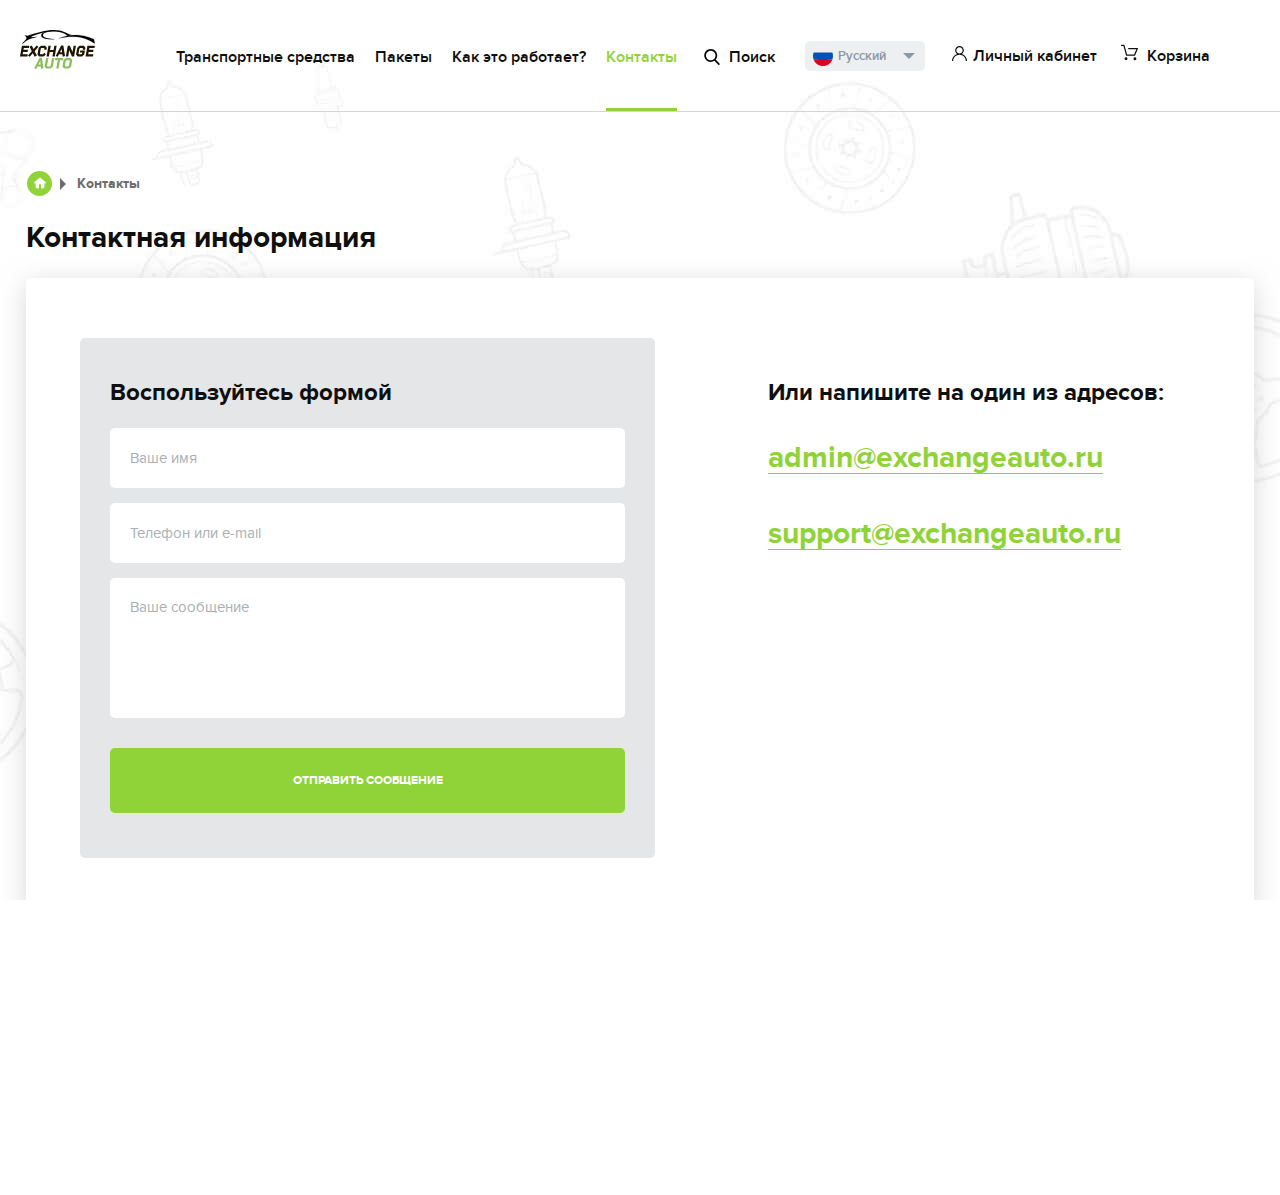
<file: docs/contact.html>
<!DOCTYPE html>
<html lang="ru">
<head>
	<meta charset="UTF-8">
	<title>Changeauto</title>
	<meta name = "discription" content = "">
	<meta name = "keywords" content = "">
	<!-- Adaptive -->
	<meta name = "viewport" content = "width=device-width, initial-scale=1.0"/>
	<meta http-equiv="X-UA-Compatible" content="IE=edge"/>
	<!-- Styles -->
	<link rel="stylesheet" href="css/main.css"> 
	<!-- Fonts -->
	<link rel="stylesheet" href="font/ProximaNova/stylesheet.css">
	<!-- Owl Caroucel -->
	<link rel="stylesheet" href="libs/Owl_carousel/owl.carousel.css">
	<link rel="stylesheet" href="libs/Owl_carousel/owl.theme.default.css">
	<!-- Slick Slider -->
	<link rel="stylesheet" href="libs/slick/slick.css">
	<link rel="stylesheet" href="libs/slick/slick-theme.css">
	<!-- Ui-slider-control -->	
	<link rel="stylesheet" href="libs/Ui_slider/jquery-ui.css">
	<!-- Nice Select -->
	<link rel="stylesheet" href="libs/NiceSelect/css/nice-select.css">
</head>
<body>
	<div class="wrapper">
		<div class="main-page">
			<div class="navigation">
				<div class="navigation_content container">
					<div class="logo-block">
						<a href="index.html" class = "logo-link">
							<svg 
								class = "logo-block_svg" viewBox="0 0 295.44 153.37"><defs>
								<style>.cls-1{fill:none;stroke:#000;stroke-width:0.52px;}
								.cls-2{fill:#201600;}.cls-3{fill:#8cbf5c;}
								</style></defs><path d="M25.17,24.69C155.72-19.24,160.81,6.78,203.1,20.49L187,23.32c-37.7-38.79-148.9-1.72-143.45,6.92Z"/><path class="cls-1" d="M25.17,24.69C155.72-19.24,160.81,6.78,203.1,20.49L187,23.32c-37.7-38.79-148.9-1.72-143.45,6.92Z"/><path d="M113.56,6s-30.94.3-30.13,16.57,51.82,13.67,51.82,13.67S91,35.39,90.18,21.08,127.37,3.39,127.37,3.39Z"/><path class="cls-1" d="M113.56,6s-30.94.3-30.13,16.57,51.82,13.67,51.82,13.67S91,35.39,90.18,21.08,127.37,3.39,127.37,3.39Z"/><path d="M295.06,54.6,291.33,36c-58.78-25.69-100.43-17.29-139.06-2.9C201,22.82,249.06,21.76,295.06,54.6Z"/><path class="cls-1" d="M295.06,54.6,291.33,36c-58.78-25.69-100.43-17.29-139.06-2.9C201,22.82,249.06,21.76,295.06,54.6Z"/><path d="M18.86,21C37.22,37.44,13.48,41.59,8.78,55.66c28.09-26.79,38-19.17,57-28.75C37.13,32.65,34.41,23,18.86,21Z"/><path class="cls-1" d="M18.86,21C37.22,37.44,13.48,41.59,8.78,55.66c28.09-26.79,38-19.17,57-28.75C37.13,32.65,34.41,23,18.86,21Z"/><path class="cls-2" d="M7.4,62.16H36.58L35,70.74H15L13.79,78H31.31l-1.54,8.59H12.25l-1.6,9h20l-1.48,8.58H0Z"/><path class="cls-2" d="M52.85,73.52l.3,2.25h.23l1.13-2.25,11-12.84,6.86,5.39L57.59,83.29l9,16.87-8.7,5.5-6.8-12.72-.3-2.25h-.24l-1.12,2.25L38.11,105.66l-6.8-5.5,15-16.87L37.58,66.07l8.76-5.39Z"/><path class="cls-2" d="M96.71,89.92l5.15,6.27-9.36,8H75l-6.27-7.57,4.74-26.87,8.93-7.58H99.49l6.21,7.58-1.36,7.81H95.17l.77-4.44-2-2.37H84.81L82,73.11,78.48,93.23l2,2.37H90Z"/><path class="cls-2" d="M135.12,62.16h9.17l-7.4,42h-9.17l3-17H116.77l-3,17h-9.18l7.4-42h9.18l-2.9,16.45h13.91Z"/><path class="cls-2" d="M170.74,61l6.69,41.49-9.17,2.9L166.72,96H153.4l-4.56,9.41-8.11-2.9L162,61Zm-6.51,17.16V73.76H164l-1.54,4.38-5,9.83h8.4Z"/><path class="cls-2" d="M189.86,104.18h-9.18l7.4-42h8.23l9.88,22.08.83,3.9h.24l.06-4,3.9-22h9.18l-7.4,42h-8.23l-9.94-22.07L194,78.2h-.24l-.06,4Z"/><path class="cls-2" d="M244.48,93.23l.83-4.79h-9.05l1.3-7.4h18.23l-2.72,15.63-8.82,7.51H227.08l-6.27-7.57,4.73-26.87,8.94-7.58h17.11l6.21,7.58-1.36,7.81h-9.17l.77-4.44-2-2.37h-9.17l-2.78,2.37-3.56,20.12,2,2.37h9.17C242.71,94.77,243.48,94.12,244.48,93.23Z"/><path class="cls-2" d="M265.67,62.16h29.18l-1.54,8.58h-20L272.06,78h17.52L288,86.55H270.52l-1.6,9h20l-1.48,8.58H258.27Z"/><path class="cls-3" d="M86.07,109l6.69,41.49-9.18,2.9L82,144H68.73l-4.56,9.41-8.11-2.9L77.31,109Zm-6.51,17.16v-4.38h-.24l-1.54,4.38-5,9.83h8.41Z"/><path class="cls-3" d="M96.72,144.67l6.1-34.51H112l-5.5,31.07,2,2.37h9.17l2.79-2.37,5.5-31.07h9.17L129,144.67l-8.88,7.51H103Z"/><path class="cls-3" d="M151.94,152.18h-9.18l5.86-33.44H137.08l1.54-8.58h32.26l-1.54,8.58H157.8Z"/><path class="cls-3" d="M199.05,110.16l6.87,7.46-4.74,27.11-9.53,7.45H174.07l-6.92-7.45,4.73-27.11,9.59-7.46Zm-5.21,8.58H183.6l-3.14,2.49-3.55,19.88,2.31,2.49h10.24l3.14-2.49,3.55-19.88Z"/>
							</svg>
						</a>
					</div>
					<div class="link-block">
						<ul class = "link-block_list">
							<li class = link-block_item><a class = "link-block_item-link" href="transport.html">Транспортные средства</a></li>
							<li class = link-block_item><a class = "link-block_item-link" href="package.html">Пакеты</a></li>
							<li class = link-block_item><a class = "link-block_item-link" href="how-to.html">Как это работает?</a></li>
							<li class = link-block_item><a class = "link-block_item-link link-block_item-link--active" href="contact.html">Контакты</a></li>
						</ul>
					</div>
					<div class="contact-block">
						<div class="contact-search-block">
							<a class = "link-block_item-link link-search" href="search.html">
								<svg 
									class = "search-svg" enable-background="new 0 0 56.966 56.966" 
									viewBox="0 0 56.966 56.966"><path d="m55.146 51.887-13.558-14.101c3.486-4.144 5.396-9.358 5.396-14.786 0-12.682-10.318-23-23-23s-23 10.318-23 23 10.318 23 23 23c4.761 0 9.298-1.436 13.177-4.162l13.661 14.208c.571.593 1.339.92 2.162.92.779 0 1.518-.297 2.079-.837 1.192-1.147 1.23-3.049.083-4.242zm-31.162-45.887c9.374 0 17 7.626 17 17s-7.626 17-17 17-17-7.626-17-17 7.626-17 17-17z"/>
								</svg>
								<p class="text-none">Поиск</p>
							</a>
						</div>
						<div class="dropdown-wrap">
							<div class="dropdown" data-dropdown = "open">
								<div class="dropdown-head">
									<p class = "dropdown-text">
										<svg 
											class = "russian-svg" version="1.1" x="0px" y="0px"
											viewBox="0 0 512 512" style="enable-background:new 0 0 512 512;" xml:space="preserve">
											<circle style="fill:#F0F0F0;" cx="256" cy="256" r="256"/>
											<path style="fill:#0052B4;" d="M496.077,345.043C506.368,317.31,512,287.314,512,256s-5.632-61.31-15.923-89.043H15.923
											C5.633,194.69,0,224.686,0,256s5.633,61.31,15.923,89.043L256,367.304L496.077,345.043z"/>
											<path style="fill:#D80027;" d="M256,512c110.071,0,203.906-69.472,240.077-166.957H15.923C52.094,442.528,145.929,512,256,512z"/>
										</svg>
										Русский
									</p>
								</div>
								<div class="dropdown-body">
									<div class="dropdown-item-english">
										<p class = "dropdown-text">
											<svg 
												class = "english-svg" version="1.1" x="0px" y="0px"
												viewBox="0 0 512 512" style="enable-background:new 0 0 512 512;" xml:space="preserve">
												<circle style="fill:#F0F0F0;" cx="256" cy="256" r="256"/>
												<path style="fill:#D80027;" d="M244.87,256H512c0-23.106-3.08-45.49-8.819-66.783H244.87V256z"/>
												<path style="fill:#D80027;" d="M244.87,122.435h229.556c-15.671-25.572-35.708-48.175-59.07-66.783H244.87V122.435z"/>
												<path style="fill:#D80027;" d="M256,512c60.249,0,115.626-20.824,159.356-55.652H96.644C140.374,491.176,195.751,512,256,512z"/>
												<path style="fill:#D80027;" d="M37.574,389.565h436.852c12.581-20.529,22.338-42.969,28.755-66.783H8.819
												C15.236,346.596,24.993,369.036,37.574,389.565z"/>
												<path style="fill:#0052B4;" d="M118.584,39.978h23.329l-21.7,15.765l8.289,25.509l-21.699-15.765L85.104,81.252l7.16-22.037
												C73.158,75.13,56.412,93.776,42.612,114.552h7.475l-13.813,10.035c-2.152,3.59-4.216,7.237-6.194,10.938l6.596,20.301l-12.306-8.941
												c-3.059,6.481-5.857,13.108-8.372,19.873l7.267,22.368h26.822l-21.7,15.765l8.289,25.509l-21.699-15.765l-12.998,9.444
												C0.678,234.537,0,245.189,0,256h256c0-141.384,0-158.052,0-256C205.428,0,158.285,14.67,118.584,39.978z M128.502,230.4
												l-21.699-15.765L85.104,230.4l8.289-25.509l-21.7-15.765h26.822l8.288-25.509l8.288,25.509h26.822l-21.7,15.765L128.502,230.4z
												 M120.213,130.317l8.289,25.509l-21.699-15.765l-21.699,15.765l8.289-25.509l-21.7-15.765h26.822l8.288-25.509l8.288,25.509h26.822
												L120.213,130.317z M220.328,230.4l-21.699-15.765L176.93,230.4l8.289-25.509l-21.7-15.765h26.822l8.288-25.509l8.288,25.509h26.822
												l-21.7,15.765L220.328,230.4z M212.039,130.317l8.289,25.509l-21.699-15.765l-21.699,15.765l8.289-25.509l-21.7-15.765h26.822
												l8.288-25.509l8.288,25.509h26.822L212.039,130.317z M212.039,55.743l8.289,25.509l-21.699-15.765L176.93,81.252l8.289-25.509
												l-21.7-15.765h26.822l8.288-25.509l8.288,25.509h26.822L212.039,55.743z"/>
											</svg>
											English
										</p>
									</div>
									<div class="dropdown-item-deutch">
										<p class = "dropdown-text">
											<svg 
												class = "germany-svg" version="1.1" x="0px" y="0px"
												viewBox="0 0 512 512" style="enable-background:new 0 0 512 512;" xml:space="preserve">
												<path style="fill:#FFDA44;" d="M15.923,345.043C52.094,442.527,145.929,512,256,512s203.906-69.473,240.077-166.957L256,322.783
												L15.923,345.043z"/>
												<path d="M256,0C145.929,0,52.094,69.472,15.923,166.957L256,189.217l240.077-22.261C459.906,69.472,366.071,0,256,0z"/>
												<path style="fill:#D80027;" d="M15.923,166.957C5.633,194.69,0,224.686,0,256s5.633,61.31,15.923,89.043h480.155
												C506.368,317.31,512,287.314,512,256s-5.632-61.31-15.923-89.043H15.923z"/>
											</svg>
											Deutsch
										</p>
									</div>
								</div>
							</div>
						</div>
						<div class="user-block">
							<a href="lk-user-auth.html" class="user-link">
								<svg 
									class = "user-svg" version="1.1" x="0px" y="0px"
	 								viewBox="0 0 512 512" style="enable-background:new 0 0 512 512;" xml:space="preserve">
									<path d="M437.02,330.98c-27.883-27.882-61.071-48.523-97.281-61.018C378.521,243.251,404,198.548,404,148
									C404,66.393,337.607,0,256,0S108,66.393,108,148c0,50.548,25.479,95.251,64.262,121.962
									c-36.21,12.495-69.398,33.136-97.281,61.018C26.629,379.333,0,443.62,0,512h40c0-119.103,96.897-216,216-216s216,96.897,216,216
									h40C512,443.62,485.371,379.333,437.02,330.98z M256,256c-59.551,0-108-48.448-108-108S196.449,40,256,40
									c59.551,0,108,48.448,108,108S315.551,256,256,256z"/>
								</svg>
								<p class="text-none">Личный кабинет</p>
							</a>
						</div>
						<div class="backet-block">
							<!-- <div class="bascket-count">15</div> -->
							<a href="bascket.html" class="bascket-link">
								<svg 
									class = "bascket-svg" version="1.1" x="0px" y="0px"
									viewBox="0 0 459.529 459.529" style="enable-background:new 0 0 459.529 459.529;" xml:space="preserve">
									<path d="M17,55.231h48.733l69.417,251.033c1.983,7.367,8.783,12.467,16.433,12.467h213.35c6.8,0,12.75-3.967,15.583-10.2
									l77.633-178.5c2.267-5.383,1.7-11.333-1.417-16.15c-3.117-4.817-8.5-7.65-14.167-7.65H206.833c-9.35,0-17,7.65-17,17
									s7.65,17,17,17H416.5l-62.9,144.5H164.333L94.917,33.698c-1.983-7.367-8.783-12.467-16.433-12.467H17c-9.35,0-17,7.65-17,17
									S7.65,55.231,17,55.231z"/>
									<path d="M135.433,438.298c21.25,0,38.533-17.283,38.533-38.533s-17.283-38.533-38.533-38.533S96.9,378.514,96.9,399.764
									S114.183,438.298,135.433,438.298z"/>
									<path d="M376.267,438.298c0.85,0,1.983,0,2.833,0c10.2-0.85,19.55-5.383,26.35-13.317c6.8-7.65,9.917-17.567,9.35-28.05
									c-1.417-20.967-19.833-37.117-41.083-35.7c-21.25,1.417-37.117,20.117-35.7,41.083
									C339.433,422.431,356.15,438.298,376.267,438.298z"/>
								</svg>
								<p class="text-none">Корзина</p>
							</a>
						</div>
						<div class="burger-menu-button">
							<svg 
								class = "burger-svg" version="1.1" x="0px" y="0px"
								viewBox="0 0 50 50" style="enable-background:new 0 0 50 50;" xml:space="preserve">
								<rect y="2" width="50" height="4"/>
								<rect y="16" width="50" height="4"/>
								<rect y="30" width="50" height="4"/>
								<rect y="44" width="50" height="4"/>
							</svg>
						</div>
					</div>
				</div>
			</div>
			<!-- INNER-PAGE-WRAP -->
			<div class="wrap-inner-page container">
				<div class="inner-home-link-wrap">
					<a class = "inner-home-link" href="index.html">
						<div class="inner-home-icon">
							<svg 
								class = "home-icon-svg" version="1.1" x="0px" y="0px" width="25" height="25" viewBox="0 0 72.231 72.232" style="enable-background:new 0 0 72.231 72.232;" xml:space="preserve">
								<path d="M70.854,32.011L38.771,4.543c-0.1-0.085-0.209-0.149-0.314-0.223c-0.084-0.06-0.163-0.126-0.251-0.179
								c-0.123-0.072-0.252-0.127-0.381-0.187c-0.098-0.045-0.191-0.099-0.292-0.136c-0.123-0.045-0.25-0.07-0.376-0.104
								c-0.258-0.067-0.519-0.11-0.784-0.127c-0.086-0.005-0.171-0.021-0.257-0.021c-0.124,0-0.247,0.021-0.37,0.032
								c-0.119,0.011-0.239,0.013-0.357,0.034c-0.115,0.021-0.226,0.06-0.339,0.09c-0.124,0.033-0.249,0.061-0.37,0.105
								c-0.105,0.04-0.205,0.096-0.309,0.145c-0.121,0.058-0.244,0.111-0.36,0.181c-0.098,0.059-0.188,0.132-0.28,0.198
								c-0.089,0.064-0.184,0.118-0.268,0.19L1.377,32.011c-1.677,1.437-1.846,3.934-0.379,5.575c1.463,1.64,4.012,1.812,5.686,0.375
								l2.768-2.369v23.174c0,5.461,4.532,9.898,10.105,9.898h6.021c2.227,0,4.031-1.769,4.031-3.949V46.078
								c0-1.105,0.918-2.002,2.042-2.002h8.925c1.128,0,2.045,0.896,2.045,2.002v18.18c0,0.271,0.027,0.533,0.083,0.805l0.1,0.459
								c0.391,1.835,2.036,3.145,3.947,3.145h5.923c5.574,0,10.109-4.438,10.109-9.898V35.593l2.764,2.367
								c0.765,0.653,1.707,0.979,2.651,0.979c1.121,0,2.237-0.459,3.035-1.354C72.7,35.945,72.531,33.448,70.854,32.011z"/>
							</svg>
						</div>
					</a>
					<a href="#!" class="link-name-section">Контакты</a>
				</div>
				<div class="contact-page-content">
					<h2 class="contact-page-title">Контактная информация</h2>
					<div class="contact-page-block">
						<div class="contact-page-block-left">
							<form class="contact-page-form">
								<div class="contact-page-form-title-wrap">
									<h3 class="contact-page-form-title">Воспользуйтесь формой</h3>
								</div>
								<input class = "contact-page-input" type="text" placeholder = "Ваше имя">
								<input class = "contact-page-input" type="text" placeholder = "Телефон или e-mail">
								<textarea class = "contact-page-textarea" placeholder = "Ваше сообщение"></textarea>
								<button class = "contact-page-submit" type = "submit">отправить сообщение</button>
							</form>
						</div>
						<div class="contact-page-block-right">
							<h3 class="contact-page-right-title">Или напишите на один из адресов:</h3>
							<div class="contact-page-link-wrap">
								<a href="mailto:admin@exchangeauto.ru" class="contact-page-mail-link">admin@exchangeauto.ru</a>
							</div>
							<div class="contact-page-link-wrap">
								<a href="mailto:support@exchangeauto.ru" class="contact-page-mail-link">support@exchangeauto.ru</a>
							</div>
						</div>
					</div>
				</div>
			</div>
		</div>
		<!-- FOOTER -->
		<footer class="footer">
			<div class="footer-navigation">
				<div class="footer-navigation_content container">
					<div class="footer-logo-block">
						<a href="index.html" class = "logo-link">
							<svg 
								class = "logo-block_svg" viewBox="0 0 295.44 153.37"><defs>
								<style>.cls-1{fill:none;stroke:#000;stroke-width:0.52px;}
								.cls-2{fill:#201600;}.cls-3{fill:#8cbf5c;}
								</style></defs><path d="M25.17,24.69C155.72-19.24,160.81,6.78,203.1,20.49L187,23.32c-37.7-38.79-148.9-1.72-143.45,6.92Z"/><path class="cls-1" d="M25.17,24.69C155.72-19.24,160.81,6.78,203.1,20.49L187,23.32c-37.7-38.79-148.9-1.72-143.45,6.92Z"/><path d="M113.56,6s-30.94.3-30.13,16.57,51.82,13.67,51.82,13.67S91,35.39,90.18,21.08,127.37,3.39,127.37,3.39Z"/><path class="cls-1" d="M113.56,6s-30.94.3-30.13,16.57,51.82,13.67,51.82,13.67S91,35.39,90.18,21.08,127.37,3.39,127.37,3.39Z"/><path d="M295.06,54.6,291.33,36c-58.78-25.69-100.43-17.29-139.06-2.9C201,22.82,249.06,21.76,295.06,54.6Z"/><path class="cls-1" d="M295.06,54.6,291.33,36c-58.78-25.69-100.43-17.29-139.06-2.9C201,22.82,249.06,21.76,295.06,54.6Z"/><path d="M18.86,21C37.22,37.44,13.48,41.59,8.78,55.66c28.09-26.79,38-19.17,57-28.75C37.13,32.65,34.41,23,18.86,21Z"/><path class="cls-1" d="M18.86,21C37.22,37.44,13.48,41.59,8.78,55.66c28.09-26.79,38-19.17,57-28.75C37.13,32.65,34.41,23,18.86,21Z"/><path class="cls-2" d="M7.4,62.16H36.58L35,70.74H15L13.79,78H31.31l-1.54,8.59H12.25l-1.6,9h20l-1.48,8.58H0Z"/><path class="cls-2" d="M52.85,73.52l.3,2.25h.23l1.13-2.25,11-12.84,6.86,5.39L57.59,83.29l9,16.87-8.7,5.5-6.8-12.72-.3-2.25h-.24l-1.12,2.25L38.11,105.66l-6.8-5.5,15-16.87L37.58,66.07l8.76-5.39Z"/><path class="cls-2" d="M96.71,89.92l5.15,6.27-9.36,8H75l-6.27-7.57,4.74-26.87,8.93-7.58H99.49l6.21,7.58-1.36,7.81H95.17l.77-4.44-2-2.37H84.81L82,73.11,78.48,93.23l2,2.37H90Z"/><path class="cls-2" d="M135.12,62.16h9.17l-7.4,42h-9.17l3-17H116.77l-3,17h-9.18l7.4-42h9.18l-2.9,16.45h13.91Z"/><path class="cls-2" d="M170.74,61l6.69,41.49-9.17,2.9L166.72,96H153.4l-4.56,9.41-8.11-2.9L162,61Zm-6.51,17.16V73.76H164l-1.54,4.38-5,9.83h8.4Z"/><path class="cls-2" d="M189.86,104.18h-9.18l7.4-42h8.23l9.88,22.08.83,3.9h.24l.06-4,3.9-22h9.18l-7.4,42h-8.23l-9.94-22.07L194,78.2h-.24l-.06,4Z"/><path class="cls-2" d="M244.48,93.23l.83-4.79h-9.05l1.3-7.4h18.23l-2.72,15.63-8.82,7.51H227.08l-6.27-7.57,4.73-26.87,8.94-7.58h17.11l6.21,7.58-1.36,7.81h-9.17l.77-4.44-2-2.37h-9.17l-2.78,2.37-3.56,20.12,2,2.37h9.17C242.71,94.77,243.48,94.12,244.48,93.23Z"/><path class="cls-2" d="M265.67,62.16h29.18l-1.54,8.58h-20L272.06,78h17.52L288,86.55H270.52l-1.6,9h20l-1.48,8.58H258.27Z"/><path class="cls-3" d="M86.07,109l6.69,41.49-9.18,2.9L82,144H68.73l-4.56,9.41-8.11-2.9L77.31,109Zm-6.51,17.16v-4.38h-.24l-1.54,4.38-5,9.83h8.41Z"/><path class="cls-3" d="M96.72,144.67l6.1-34.51H112l-5.5,31.07,2,2.37h9.17l2.79-2.37,5.5-31.07h9.17L129,144.67l-8.88,7.51H103Z"/><path class="cls-3" d="M151.94,152.18h-9.18l5.86-33.44H137.08l1.54-8.58h32.26l-1.54,8.58H157.8Z"/><path class="cls-3" d="M199.05,110.16l6.87,7.46-4.74,27.11-9.53,7.45H174.07l-6.92-7.45,4.73-27.11,9.59-7.46Zm-5.21,8.58H183.6l-3.14,2.49-3.55,19.88,2.31,2.49h10.24l3.14-2.49,3.55-19.88Z"/>
							</svg>
						</a>
					</div>
					<div class="footer-link-block">
						<ul class = "footer-link-block_list">
							<li class = footer-link-block_item><a class = "footer-link-block_item-link" href="transport.html">Транспортные средства</a></li>
							<li class = footer-link-block_item><a class = "footer-link-block_item-link" href="package.html">Пакеты</a></li>
							<li class = footer-link-block_item><a class = "footer-link-block_item-link" href="how-to.html">Как это работает?</a></li>
							<li class = footer-link-block_item><a class = "footer-link-block_item-link footer-link-block_item-link--active" href="contact.html">Контакты</a></li>
						</ul>
						<div class="footer-dropdown-wrap">
							<div class="footer-dropdown" data-dropdown = "open">
								<div class="dropdown-head">
									<p class = "dropdown-text">
										<svg 
											class = "russian-svg" version="1.1" x="0px" y="0px"
											viewBox="0 0 512 512" style="enable-background:new 0 0 512 512;" xml:space="preserve">
											<circle style="fill:#F0F0F0;" cx="256" cy="256" r="256"/>
											<path style="fill:#0052B4;" d="M496.077,345.043C506.368,317.31,512,287.314,512,256s-5.632-61.31-15.923-89.043H15.923
											C5.633,194.69,0,224.686,0,256s5.633,61.31,15.923,89.043L256,367.304L496.077,345.043z"/>
											<path style="fill:#D80027;" d="M256,512c110.071,0,203.906-69.472,240.077-166.957H15.923C52.094,442.528,145.929,512,256,512z"/>
										</svg>
										Русский
									</p>
								</div>
								<div class="dropdown-body">
									<div class="dropdown-item-english">
										<p class = "dropdown-text">
											<svg 
												class = "english-svg" version="1.1" x="0px" y="0px"
												viewBox="0 0 512 512" style="enable-background:new 0 0 512 512;" xml:space="preserve">
												<circle style="fill:#F0F0F0;" cx="256" cy="256" r="256"/>
												<path style="fill:#D80027;" d="M244.87,256H512c0-23.106-3.08-45.49-8.819-66.783H244.87V256z"/>
												<path style="fill:#D80027;" d="M244.87,122.435h229.556c-15.671-25.572-35.708-48.175-59.07-66.783H244.87V122.435z"/>
												<path style="fill:#D80027;" d="M256,512c60.249,0,115.626-20.824,159.356-55.652H96.644C140.374,491.176,195.751,512,256,512z"/>
												<path style="fill:#D80027;" d="M37.574,389.565h436.852c12.581-20.529,22.338-42.969,28.755-66.783H8.819
												C15.236,346.596,24.993,369.036,37.574,389.565z"/>
												<path style="fill:#0052B4;" d="M118.584,39.978h23.329l-21.7,15.765l8.289,25.509l-21.699-15.765L85.104,81.252l7.16-22.037
												C73.158,75.13,56.412,93.776,42.612,114.552h7.475l-13.813,10.035c-2.152,3.59-4.216,7.237-6.194,10.938l6.596,20.301l-12.306-8.941
												c-3.059,6.481-5.857,13.108-8.372,19.873l7.267,22.368h26.822l-21.7,15.765l8.289,25.509l-21.699-15.765l-12.998,9.444
												C0.678,234.537,0,245.189,0,256h256c0-141.384,0-158.052,0-256C205.428,0,158.285,14.67,118.584,39.978z M128.502,230.4
												l-21.699-15.765L85.104,230.4l8.289-25.509l-21.7-15.765h26.822l8.288-25.509l8.288,25.509h26.822l-21.7,15.765L128.502,230.4z
												 M120.213,130.317l8.289,25.509l-21.699-15.765l-21.699,15.765l8.289-25.509l-21.7-15.765h26.822l8.288-25.509l8.288,25.509h26.822
												L120.213,130.317z M220.328,230.4l-21.699-15.765L176.93,230.4l8.289-25.509l-21.7-15.765h26.822l8.288-25.509l8.288,25.509h26.822
												l-21.7,15.765L220.328,230.4z M212.039,130.317l8.289,25.509l-21.699-15.765l-21.699,15.765l8.289-25.509l-21.7-15.765h26.822
												l8.288-25.509l8.288,25.509h26.822L212.039,130.317z M212.039,55.743l8.289,25.509l-21.699-15.765L176.93,81.252l8.289-25.509
												l-21.7-15.765h26.822l8.288-25.509l8.288,25.509h26.822L212.039,55.743z"/>
											</svg>
											English
										</p>
									</div>
									<div class="dropdown-item-deutch">
										<p class = "dropdown-text">
											<svg 
												class = "germany-svg" version="1.1" x="0px" y="0px"
												viewBox="0 0 512 512" style="enable-background:new 0 0 512 512;" xml:space="preserve">
												<path style="fill:#FFDA44;" d="M15.923,345.043C52.094,442.527,145.929,512,256,512s203.906-69.473,240.077-166.957L256,322.783
												L15.923,345.043z"/>
												<path d="M256,0C145.929,0,52.094,69.472,15.923,166.957L256,189.217l240.077-22.261C459.906,69.472,366.071,0,256,0z"/>
												<path style="fill:#D80027;" d="M15.923,166.957C5.633,194.69,0,224.686,0,256s5.633,61.31,15.923,89.043h480.155
												C506.368,317.31,512,287.314,512,256s-5.632-61.31-15.923-89.043H15.923z"/>
											</svg>
											Deutsch
										</p>
									</div>
								</div>
							</div>
						</div>
					</div>
					<div class="footer-contact-block">
						<div class="footer-user-block">
							<a href="lk-user-auth.html" class="footer-user-link">
								<svg 
									class = "user-svg" version="1.1" x="0px" y="0px"
	 								viewBox="0 0 512 512" style="enable-background:new 0 0 512 512;" xml:space="preserve">
									<path d="M437.02,330.98c-27.883-27.882-61.071-48.523-97.281-61.018C378.521,243.251,404,198.548,404,148
									C404,66.393,337.607,0,256,0S108,66.393,108,148c0,50.548,25.479,95.251,64.262,121.962
									c-36.21,12.495-69.398,33.136-97.281,61.018C26.629,379.333,0,443.62,0,512h40c0-119.103,96.897-216,216-216s216,96.897,216,216
									h40C512,443.62,485.371,379.333,437.02,330.98z M256,256c-59.551,0-108-48.448-108-108S196.449,40,256,40
									c59.551,0,108,48.448,108,108S315.551,256,256,256z"/>
								</svg>
								Личный кабинет
							</a>
						</div>
						<div class="footer-backet-block">
							<div class="bascket-count">15</div>
							<a href="bascket.html" class="footer-bascket-link">
								<svg 
									class = "bascket-svg" version="1.1" x="0px" y="0px"
									viewBox="0 0 459.529 459.529" style="enable-background:new 0 0 459.529 459.529;" xml:space="preserve">
									<path d="M17,55.231h48.733l69.417,251.033c1.983,7.367,8.783,12.467,16.433,12.467h213.35c6.8,0,12.75-3.967,15.583-10.2
									l77.633-178.5c2.267-5.383,1.7-11.333-1.417-16.15c-3.117-4.817-8.5-7.65-14.167-7.65H206.833c-9.35,0-17,7.65-17,17
									s7.65,17,17,17H416.5l-62.9,144.5H164.333L94.917,33.698c-1.983-7.367-8.783-12.467-16.433-12.467H17c-9.35,0-17,7.65-17,17
									S7.65,55.231,17,55.231z"/>
									<path d="M135.433,438.298c21.25,0,38.533-17.283,38.533-38.533s-17.283-38.533-38.533-38.533S96.9,378.514,96.9,399.764
									S114.183,438.298,135.433,438.298z"/>
									<path d="M376.267,438.298c0.85,0,1.983,0,2.833,0c10.2-0.85,19.55-5.383,26.35-13.317c6.8-7.65,9.917-17.567,9.35-28.05
									c-1.417-20.967-19.833-37.117-41.083-35.7c-21.25,1.417-37.117,20.117-35.7,41.083
									C339.433,422.431,356.15,438.298,376.267,438.298z"/>
								</svg>
								Корзина
							</a>
						</div>
						<div class="footer-search-block">
							<a class = "footer-link-search" href="search.html">
								<svg 
									class = "search-svg" enable-background="new 0 0 56.966 56.966" 
									viewBox="0 0 56.966 56.966"><path d="m55.146 51.887-13.558-14.101c3.486-4.144 5.396-9.358 5.396-14.786 0-12.682-10.318-23-23-23s-23 10.318-23 23 10.318 23 23 23c4.761 0 9.298-1.436 13.177-4.162l13.661 14.208c.571.593 1.339.92 2.162.92.779 0 1.518-.297 2.079-.837 1.192-1.147 1.23-3.049.083-4.242zm-31.162-45.887c9.374 0 17 7.626 17 17s-7.626 17-17 17-17-7.626-17-17 7.626-17 17-17z"/>
								</svg>
								<p class="text-none">Поиск</p>
							</a>
						</div>
					</div>
				</div>
			</div>
			<div class="footer-bottom-block container">
				<p class="footer-copy">Все права защищены © 2019</p>
				<a href="#!" class="footer-user-license">Пользовательское соглашение</a>
				<div class="footer-payment-card">
					<a href="#!" class="visa-card">
						<svg 
							class = "visa-svg" version="1.1" x="0px" y="0px"
							viewBox="0 0 512 512" style="enable-background:new 0 0 512 512;" xml:space="preserve">
							<path style="fill:#FFFFFF;" d="M512,402.281c0,16.716-13.55,30.267-30.265,30.267H30.265C13.55,432.549,0,418.997,0,402.281V109.717
							c0-16.716,13.55-30.266,30.265-30.266h451.47c16.716,0,30.265,13.551,30.265,30.266V402.281L512,402.281z"/>
							<path style="fill:#F79F1A;" d="M113.64,258.035l-12.022-57.671c-2.055-7.953-8.035-10.319-15.507-10.632H30.993l-0.491,2.635
							C73.431,202.774,101.836,227.88,113.64,258.035z"/>
							<polygon style="fill:#059BBF;" points="241.354,190.892 205.741,190.892 183.499,321.419 219.053,321.419 	"/>
							<path style="fill:#059BBF;" d="M135.345,321.288l56.01-130.307h-37.691l-34.843,89.028l-3.719-13.442
								c-6.83-16.171-26.35-39.446-49.266-54.098l31.85,108.863L135.345,321.288z"/>
							<path style="fill:#059BBF;" d="M342.931,278.75c0.132-14.819-9.383-26.122-29.887-35.458c-12.461-6.03-20.056-10.051-19.965-16.17
							c0-5.406,6.432-11.213,20.368-11.213c11.661-0.179,20.057,2.367,26.624,5.003l3.218,1.475l4.826-28.277
							c-7.059-2.637-18.094-5.451-31.895-5.451c-35.157,0-59.904,17.691-60.128,43.064c-0.224,18.763,17.692,29.216,31.181,35.469
							c13.847,6.374,18.493,10.453,18.404,16.171c-0.089,8.743-11.035,12.73-21.264,12.73c-14.25,0-21.8-1.965-33.509-6.843l-4.55-2.09
							l-4.998,29.249c8.303,3.629,23.668,6.801,39.618,6.933C318.361,323.342,342.663,305.876,342.931,278.75z"/>
							<path style="fill:#059BBF;" d="M385.233,301.855c4.065,0,40.382,0.045,45.566,0.045c1.072,4.545,4.333,19.565,4.333,19.565h33.011
							L439.33,191.027h-27.472c-8.533,0-14.874,2.323-18.628,10.809l-52.845,119.629h37.392
							C377.774,321.465,383.848,305.386,385.233,301.855z M409.622,238.645c-0.176,0.357,2.95-7.549,4.737-12.463l2.411,11.256
							c0,0,6.792,31.182,8.22,37.704h-29.528C398.411,267.638,409.622,238.645,409.622,238.645z"/>
							<path style="fill:#059BBF;" d="M481.735,79.451H30.265C13.55,79.451,0,93.001,0,109.717v31.412h512v-31.412
							C512,93.001,498.451,79.451,481.735,79.451z"/>
							<path style="fill:#F79F1A;" d="M481.735,432.549H30.265C13.55,432.549,0,418.998,0,402.283v-31.412h512v31.412
							C512,418.998,498.451,432.549,481.735,432.549z"/>
							<path style="opacity:0.15;fill:#202121;enable-background:new    ;" d="M21.517,402.281V109.717
							c0-16.716,13.551-30.266,30.267-30.266h-21.52C13.55,79.451,0,93.001,0,109.717v292.565c0,16.716,13.55,30.267,30.265,30.267h21.52
							C35.069,432.549,21.517,418.997,21.517,402.281z"/>
						</svg>
					</a>
					<a href="#!" class="master-card">
						<svg 
							class = "mastercard-svg" version="1.1" x="0px" y="0px"
							viewBox="0 0 504 504" style="enable-background:new 0 0 504 504;" xml:space="preserve">
							<path style="fill:#FFB600;" d="M504,252c0,83.2-67.2,151.2-151.2,151.2c-83.2,0-151.2-68-151.2-151.2l0,0
							c0-83.2,67.2-151.2,150.4-151.2C436.8,100.8,504,168.8,504,252L504,252z"/>
							<path style="fill:#F7981D;" d="M352.8,100.8c83.2,0,151.2,68,151.2,151.2l0,0c0,83.2-67.2,151.2-151.2,151.2
							c-83.2,0-151.2-68-151.2-151.2"/>
							<path style="fill:#FF8500;" d="M352.8,100.8c83.2,0,151.2,68,151.2,151.2l0,0c0,83.2-67.2,151.2-151.2,151.2"/>
							<path style="fill:#FF5050;" d="M149.6,100.8C67.2,101.6,0,168.8,0,252s67.2,151.2,151.2,151.2c39.2,0,74.4-15.2,101.6-39.2l0,0l0,0
							c5.6-4.8,10.4-10.4,15.2-16h-31.2c-4-4.8-8-10.4-11.2-15.2h53.6c3.2-4.8,6.4-10.4,8.8-16h-71.2c-2.4-4.8-4.8-10.4-6.4-16h83.2
							c4.8-15.2,8-31.2,8-48c0-11.2-1.6-21.6-3.2-32h-92.8c0.8-5.6,2.4-10.4,4-16h83.2c-1.6-5.6-4-11.2-6.4-16H216
							c2.4-5.6,5.6-10.4,8.8-16h53.6c-3.2-5.6-7.2-11.2-12-16h-29.6c4.8-5.6,9.6-10.4,15.2-15.2c-26.4-24.8-62.4-39.2-101.6-39.2
							C150.4,100.8,150.4,100.8,149.6,100.8z"/>
							<path style="fill:#E52836;" d="M0,252c0,83.2,67.2,151.2,151.2,151.2c39.2,0,74.4-15.2,101.6-39.2l0,0l0,0
							c5.6-4.8,10.4-10.4,15.2-16h-31.2c-4-4.8-8-10.4-11.2-15.2h53.6c3.2-4.8,6.4-10.4,8.8-16h-71.2c-2.4-4.8-4.8-10.4-6.4-16h83.2
							c4.8-15.2,8-31.2,8-48c0-11.2-1.6-21.6-3.2-32h-92.8c0.8-5.6,2.4-10.4,4-16h83.2c-1.6-5.6-4-11.2-6.4-16H216
							c2.4-5.6,5.6-10.4,8.8-16h53.6c-3.2-5.6-7.2-11.2-12-16h-29.6c4.8-5.6,9.6-10.4,15.2-15.2c-26.4-24.8-62.4-39.2-101.6-39.2h-0.8"/>
							<path style="fill:#CB2026;" d="M151.2,403.2c39.2,0,74.4-15.2,101.6-39.2l0,0l0,0c5.6-4.8,10.4-10.4,15.2-16h-31.2
							c-4-4.8-8-10.4-11.2-15.2h53.6c3.2-4.8,6.4-10.4,8.8-16h-71.2c-2.4-4.8-4.8-10.4-6.4-16h83.2c4.8-15.2,8-31.2,8-48
							c0-11.2-1.6-21.6-3.2-32h-92.8c0.8-5.6,2.4-10.4,4-16h83.2c-1.6-5.6-4-11.2-6.4-16H216c2.4-5.6,5.6-10.4,8.8-16h53.6
							c-3.2-5.6-7.2-11.2-12-16h-29.6c4.8-5.6,9.6-10.4,15.2-15.2c-26.4-24.8-62.4-39.2-101.6-39.2h-0.8"/>
							<path style="fill:#FFFFFF;" d="M204.8,290.4l2.4-13.6c-0.8,0-2.4,0.8-4,0.8c-5.6,0-6.4-3.2-5.6-4.8l4.8-28h8.8l2.4-15.2h-8l1.6-9.6
							h-16c0,0-9.6,52.8-9.6,59.2c0,9.6,5.6,13.6,12.8,13.6C199.2,292.8,203.2,291.2,204.8,290.4z"/>
							<path style="fill:#FFFFFF;" d="M210.4,264.8c0,22.4,15.2,28,28,28c12,0,16.8-2.4,16.8-2.4l3.2-15.2c0,0-8.8,4-16.8,4
							c-17.6,0-14.4-12.8-14.4-12.8H260c0,0,2.4-10.4,2.4-14.4c0-10.4-5.6-23.2-23.2-23.2C222.4,227.2,210.4,244.8,210.4,264.8z
							M238.4,241.6c8.8,0,7.2,10.4,7.2,11.2H228C228,252,229.6,241.6,238.4,241.6z"/>
							<path style="fill:#FFFFFF;" d="M340,290.4l3.2-17.6c0,0-8,4-13.6,4c-11.2,0-16-8.8-16-18.4c0-19.2,9.6-29.6,20.8-29.6
							c8,0,14.4,4.8,14.4,4.8l2.4-16.8c0,0-9.6-4-18.4-4c-18.4,0-36.8,16-36.8,46.4c0,20,9.6,33.6,28.8,33.6
							C331.2,292.8,340,290.4,340,290.4z"/>
							<path style="fill:#FFFFFF;" d="M116.8,227.2c-11.2,0-19.2,3.2-19.2,3.2L95.2,244c0,0,7.2-3.2,17.6-3.2c5.6,0,10.4,0.8,10.4,5.6
							c0,3.2-0.8,4-0.8,4s-4.8,0-7.2,0c-13.6,0-28.8,5.6-28.8,24c0,14.4,9.6,17.6,15.2,17.6c11.2,0,16-7.2,16.8-7.2l-0.8,6.4H132l6.4-44
							C138.4,228,122.4,227.2,116.8,227.2z M120,263.2c0,2.4-1.6,15.2-11.2,15.2c-4.8,0-6.4-4-6.4-6.4c0-4,2.4-9.6,14.4-9.6
							C119.2,263.2,120,263.2,120,263.2z"/>
							<path style="fill:#FFFFFF;" d="M153.6,292c4,0,24,0.8,24-20.8c0-20-19.2-16-19.2-24c0-4,3.2-5.6,8.8-5.6c2.4,0,11.2,0.8,11.2,0.8
							l2.4-14.4c0,0-5.6-1.6-15.2-1.6c-12,0-24,4.8-24,20.8c0,18.4,20,16.8,20,24c0,4.8-5.6,5.6-9.6,5.6c-7.2,0-14.4-2.4-14.4-2.4
							l-2.4,14.4C136,290.4,140,292,153.6,292z"/>
							<path style="fill:#FFFFFF;" d="M472.8,214.4l-3.2,21.6c0,0-6.4-8-15.2-8c-14.4,0-27.2,17.6-27.2,38.4c0,12.8,6.4,26.4,20,26.4
							c9.6,0,15.2-6.4,15.2-6.4l-0.8,5.6h16l12-76.8L472.8,214.4z M465.6,256.8c0,8.8-4,20-12.8,20c-5.6,0-8.8-4.8-8.8-12.8
							c0-12.8,5.6-20.8,12.8-20.8C462.4,243.2,465.6,247.2,465.6,256.8z"/>
							<path style="fill:#FFFFFF;" d="M29.6,291.2l9.6-57.6l1.6,57.6H52l20.8-57.6L64,291.2h16.8l12.8-76.8H67.2l-16,47.2l-0.8-47.2H27.2
							l-12.8,76.8H29.6z"/>
							<path style="fill:#FFFFFF;" d="M277.6,291.2c4.8-26.4,5.6-48,16.8-44c1.6-10.4,4-14.4,5.6-18.4c0,0-0.8,0-3.2,0
							c-7.2,0-12.8,9.6-12.8,9.6l1.6-8.8h-15.2L260,292h17.6V291.2z"/>
							<path style="fill:#FFFFFF;" d="M376.8,227.2c-11.2,0-19.2,3.2-19.2,3.2l-2.4,13.6c0,0,7.2-3.2,17.6-3.2c5.6,0,10.4,0.8,10.4,5.6
							c0,3.2-0.8,4-0.8,4s-4.8,0-7.2,0c-13.6,0-28.8,5.6-28.8,24c0,14.4,9.6,17.6,15.2,17.6c11.2,0,16-7.2,16.8-7.2l-0.8,6.4H392l6.4-44
							C399.2,228,382.4,227.2,376.8,227.2z M380.8,263.2c0,2.4-1.6,15.2-11.2,15.2c-4.8,0-6.4-4-6.4-6.4c0-4,2.4-9.6,14.4-9.6
							C380,263.2,380,263.2,380.8,263.2z"/>
							<path style="fill:#FFFFFF;" d="M412,291.2c4.8-26.4,5.6-48,16.8-44c1.6-10.4,4-14.4,5.6-18.4c0,0-0.8,0-3.2,0
							c-7.2,0-12.8,9.6-12.8,9.6l1.6-8.8h-15.2L394.4,292H412V291.2z"/>
							<path style="fill:#DCE5E5;" d="M180,279.2c0,9.6,5.6,13.6,12.8,13.6c5.6,0,10.4-1.6,12-2.4l2.4-13.6c-0.8,0-2.4,0.8-4,0.8
							c-5.6,0-6.4-3.2-5.6-4.8l4.8-28h8.8l2.4-15.2h-8l1.6-9.6"/>
							<path style="fill:#DCE5E5;" d="M218.4,264.8c0,22.4,7.2,28,20,28c12,0,16.8-2.4,16.8-2.4l3.2-15.2c0,0-8.8,4-16.8,4
							c-17.6,0-14.4-12.8-14.4-12.8H260c0,0,2.4-10.4,2.4-14.4c0-10.4-5.6-23.2-23.2-23.2C222.4,227.2,218.4,244.8,218.4,264.8z
							M238.4,241.6c8.8,0,10.4,10.4,10.4,11.2H228C228,252,229.6,241.6,238.4,241.6z"/>
							<path style="fill:#DCE5E5;" d="M340,290.4l3.2-17.6c0,0-8,4-13.6,4c-11.2,0-16-8.8-16-18.4c0-19.2,9.6-29.6,20.8-29.6
							c8,0,14.4,4.8,14.4,4.8l2.4-16.8c0,0-9.6-4-18.4-4c-18.4,0-28.8,16-28.8,46.4c0,20,1.6,33.6,20.8,33.6
							C331.2,292.8,340,290.4,340,290.4z"/>
							<path style="fill:#DCE5E5;" d="M95.2,244.8c0,0,7.2-3.2,17.6-3.2c5.6,0,10.4,0.8,10.4,5.6c0,3.2-0.8,4-0.8,4s-4.8,0-7.2,0
							c-13.6,0-28.8,5.6-28.8,24c0,14.4,9.6,17.6,15.2,17.6c11.2,0,16-7.2,16.8-7.2l-0.8,6.4H132l6.4-44c0-18.4-16-19.2-22.4-19.2
							M128,263.2c0,2.4-9.6,15.2-19.2,15.2c-4.8,0-6.4-4-6.4-6.4c0-4,2.4-9.6,14.4-9.6C119.2,263.2,128,263.2,128,263.2z"/>
							<path style="fill:#DCE5E5;" d="M136,290.4c0,0,4.8,1.6,18.4,1.6c4,0,24,0.8,24-20.8c0-20-19.2-16-19.2-24c0-4,3.2-5.6,8.8-5.6
							c2.4,0,11.2,0.8,11.2,0.8l2.4-14.4c0,0-5.6-1.6-15.2-1.6c-12,0-16,4.8-16,20.8c0,18.4,12,16.8,12,24c0,4.8-5.6,5.6-9.6,5.6"/>
							<path style="fill:#DCE5E5;" d="M469.6,236c0,0-6.4-8-15.2-8c-14.4,0-19.2,17.6-19.2,38.4c0,12.8-1.6,26.4,12,26.4
							c9.6,0,15.2-6.4,15.2-6.4l-0.8,5.6h16l12-76.8 M468.8,256.8c0,8.8-7.2,20-16,20c-5.6,0-8.8-4.8-8.8-12.8c0-12.8,5.6-20.8,12.8-20.8
							C462.4,243.2,468.8,247.2,468.8,256.8z"/>
							<path style="fill:#DCE5E5;" d="M29.6,291.2l9.6-57.6l1.6,57.6H52l20.8-57.6L64,291.2h16.8l12.8-76.8h-20l-22.4,47.2l-0.8-47.2h-8.8
							l-27.2,76.8H29.6z"/>
							<path style="fill:#DCE5E5;" d="M260.8,291.2h16.8c4.8-26.4,5.6-48,16.8-44c1.6-10.4,4-14.4,5.6-18.4c0,0-0.8,0-3.2,0
							c-7.2,0-12.8,9.6-12.8,9.6l1.6-8.8"/>
							<path style="fill:#DCE5E5;" d="M355.2,244.8c0,0,7.2-3.2,17.6-3.2c5.6,0,10.4,0.8,10.4,5.6c0,3.2-0.8,4-0.8,4s-4.8,0-7.2,0
							c-13.6,0-28.8,5.6-28.8,24c0,14.4,9.6,17.6,15.2,17.6c11.2,0,16-7.2,16.8-7.2l-0.8,6.4H392l6.4-44c0-18.4-16-19.2-22.4-19.2
							M388,263.2c0,2.4-9.6,15.2-19.2,15.2c-4.8,0-6.4-4-6.4-6.4c0-4,2.4-9.6,14.4-9.6C380,263.2,388,263.2,388,263.2z"/>
							<path style="fill:#DCE5E5;" d="M395.2,291.2H412c4.8-26.4,5.6-48,16.8-44c1.6-10.4,4-14.4,5.6-18.4c0,0-0.8,0-3.2,0
							c-7.2,0-12.8,9.6-12.8,9.6l1.6-8.8"/>
						</svg>
					</a>
					<a href="#!" class="maestro-card">
						<svg 
							class = "maestro-svg" version="1.1" x="0px" y="0px" viewBox="0 0 512 512" style="enable-background:new 0 0 512 512;" xml:space="preserve">
							<path style="fill:#E7E8E3;" d="M512,402.282c0,16.716-13.55,30.267-30.265,30.267H30.265C13.55,432.549,0,418.996,0,402.282V109.717
							c0-16.716,13.55-30.266,30.265-30.266h451.469c16.716,0,30.265,13.551,30.265,30.266L512,402.282L512,402.282z"/>
							<path style="opacity:0.15;fill:#202121;enable-background:new    ;" d="M21.517,402.282V109.717
							c0-16.716,13.552-30.266,30.267-30.266h-21.52C13.55,79.451,0,93.003,0,109.717v292.565c0,16.716,13.55,30.267,30.265,30.267h21.52
							C35.07,432.549,21.517,418.996,21.517,402.282z"/>
							<path style="fill:#EA001B;" d="M224.719,219.191c0-26.482,12.198-50.109,31.281-65.581c-14.504-11.759-32.981-18.813-53.107-18.813
							c-46.609,0-84.393,37.783-84.393,84.394c0,46.608,37.784,84.39,84.393,84.39c20.126,0,38.603-7.049,53.107-18.807
							C236.917,269.296,224.719,245.67,224.719,219.191z"/>
							<path style="fill:#0099DF;" d="M309.109,134.796c-20.126,0-38.605,7.053-53.109,18.813c19.084,15.471,31.282,39.099,31.282,65.581
							c0,26.479-12.198,50.106-31.282,65.582c14.504,11.758,32.983,18.807,53.109,18.807c46.609,0,84.391-37.782,84.391-84.39
							S355.718,134.796,309.109,134.796z"/>
							<path style="fill:#6C6BBD;" d="M287.282,219.191c0-26.482-12.198-50.109-31.282-65.581c-19.083,15.471-31.281,39.099-31.281,65.581
							c0,26.479,12.198,50.106,31.281,65.582C275.084,269.296,287.282,245.67,287.282,219.191z"/>
							<path style="fill:#34495E;" d="M126.107,340.626c-6.334,0-12.405,3.362-16.385,9.039c-4.124-5.757-10.052-9.039-16.376-9.039
							c-3.793,0-7.983,1.742-11.587,4.803l-1.717-3.176c-0.096-0.179-0.285-0.292-0.489-0.292H69.1c-0.306,0-0.557,0.249-0.557,0.557
							v48.004c0,0.307,0.25,0.557,0.557,0.557h12.93c0.308,0,0.557-0.249,0.557-0.557v-27.551c1.439-5.486,4.933-8.759,9.358-8.759
							c5.49,0,9.787,5.48,9.787,12.475v23.835c0,0.307,0.25,0.557,0.557,0.557h12.07c0.308,0,0.557-0.249,0.557-0.557v-24.596
							c0.203-5.633,3.961-11.714,9.682-11.714c5.49,0,9.787,5.479,9.787,12.475v23.835c0,0.307,0.25,0.557,0.557,0.557h12.07
							c0.308,0,0.557-0.249,0.557-0.557v-23.835C147.567,352.317,137.942,340.626,126.107,340.626z"/>
							<path style="fill:#34495E;" d="M206.383,341.963h-10.344c-0.256,0-0.483,0.177-0.541,0.429l-0.869,3.684
							c-4.407-3.593-9.917-5.56-15.617-5.56c-13.913,0-25.233,11.641-25.233,25.951c0,14.309,11.32,25.951,25.233,25.951
							c5.604,0,11.024-1.903,15.393-5.38v3.487c0,0.307,0.25,0.557,0.557,0.557h11.422c0.308,0,0.557-0.249,0.557-0.557v-48.004
							C206.939,342.212,206.691,341.963,206.383,341.963z M180.737,378.941c-3.086,0-5.93-1.251-8.204-3.598
							c-2.204-2.494-3.417-5.646-3.417-8.877c0-3.29,1.243-6.521,3.4-8.858c2.292-2.366,5.134-3.617,8.222-3.617
							c3.079,0,5.957,1.281,8.113,3.617c2.192,2.265,3.398,5.41,3.398,8.858c0,3.391-1.179,6.458-3.407,8.868
							C186.693,377.66,183.815,378.941,180.737,378.941z"/>
							<path style="fill:#34495E;" d="M239.14,340.292c-13.913,0-25.235,11.691-25.235,26.062c0,14.372,11.322,26.063,25.235,26.063
							c7.433,0,14.385-3.322,19.074-9.117c0.098-0.12,0.141-0.276,0.119-0.43s-0.107-0.29-0.235-0.378l-10.129-7.017
							c-0.224-0.155-0.526-0.125-0.718,0.071c-2.089,2.158-4.847,3.395-7.574,3.395c-3.011,0-5.734-1.283-7.88-3.712
							c-0.933-1.048-1.69-2.283-2.3-3.752h33.887c0.265,0,0.491-0.185,0.545-0.443c0.306-1.47,0.441-2.914,0.441-4.679
							C264.371,351.983,253.053,340.292,239.14,340.292z M229.252,361.899c0.639-1.732,1.513-3.289,2.537-4.523
							c2.18-2.36,4.909-3.607,7.889-3.607c2.928,0,5.761,1.311,7.776,3.602c1.136,1.267,2.019,2.82,2.576,4.529L229.252,361.899
							L229.252,361.899z"/>
							<path style="fill:#34495E;" d="M294.387,361.485c-1.058-0.372-2.105-0.697-3.098-1.006c-4.35-1.351-6.796-2.227-6.448-4.525
							c0.285-2.251,1.69-3.44,4.06-3.44c2.815,0,6.685,1.712,10.896,4.821c0.126,0.091,0.283,0.127,0.437,0.099
							c0.152-0.03,0.287-0.121,0.367-0.255l6.25-10.134c0.161-0.26,0.08-0.602-0.178-0.765c-6.261-3.907-10.676-5.766-18.83-5.766
							c-9.716,0-17.044,6.511-17.044,15.146c0,9.769,6.8,12.723,15.689,15.566c3.868,1.249,6.402,2.291,6.402,5.261
							c0,2.245-1.683,3.585-4.504,3.585c-2.919,0-7.722-1.646-11.648-6.284c-0.102-0.12-0.25-0.191-0.408-0.197
							c-0.146,0.01-0.308,0.059-0.42,0.171l-8.619,9.022c-0.207,0.216-0.205,0.557,0.002,0.771c5.526,5.712,13.513,8.858,22.491,8.858
							c9.424,0,17.69-7.287,17.69-15.594C307.474,369.612,302.695,364.019,294.387,361.485z"/>
							<path style="fill:#34495E;" d="M347.433,341.963h-10.22v-17.264c0-0.307-0.248-0.557-0.557-0.557h-13.685
							c-0.306,0-0.557,0.249-0.557,0.557v17.264h-9.144c-0.306,0-0.557,0.249-0.557,0.557v13.032c0,0.307,0.25,0.557,0.557,0.557h9.144
							v34.416c0,0.307,0.25,0.557,0.557,0.557h13.685c0.308,0,0.557-0.249,0.557-0.557v-34.416h10.22c0.308,0,0.557-0.249,0.557-0.557
							V342.52C347.99,342.212,347.741,341.963,347.433,341.963z"/>
							<path style="fill:#34495E;" d="M392.017,342.106c-2.495-0.896-5.28-1.368-8.056-1.368c-6.607,0-12.205,2.214-15.544,6.108
							l-1.606-4.514c-0.078-0.222-0.287-0.37-0.524-0.37h-10.453c-0.306,0-0.557,0.249-0.557,0.557v48.004
							c0,0.307,0.25,0.557,0.557,0.557h13.47c0.308,0,0.557-0.249,0.557-0.557l-0.009-26.409c1.031-5.65,5.816-9.75,11.379-9.75
							c1.713,0,3.426,0.382,5.089,1.135c0.135,0.063,0.289,0.065,0.431,0.012c0.139-0.055,0.253-0.163,0.311-0.301l5.28-12.363
							c0.059-0.141,0.059-0.301-0.002-0.441C392.279,342.268,392.161,342.158,392.017,342.106z"/>
							<path style="fill:#34495E;" d="M420.167,340.516c-14.447,0-26.204,11.641-26.204,25.951c0,14.309,11.757,25.951,26.204,25.951
							c14.755,0,26.311-11.399,26.311-25.951C446.478,352.157,434.676,340.516,420.167,340.516z M420.274,379.052
							c-3.065,0-5.976-1.311-8.004-3.617c-2.329-2.406-3.508-5.424-3.508-8.969c0-3.475,1.243-6.617,3.535-8.885
							c1.978-2.352,4.887-3.701,7.978-3.701c3.165,0,5.928,1.252,8.213,3.72c2.128,2.304,3.3,5.414,3.3,8.755
							c0,3.453-1.174,6.684-3.291,9.08C426.172,377.835,423.406,379.052,420.274,379.052z"/>
						</svg>
					</a>
				</div>
			</div>
		</footer>
	</div>
	<!-- Scipts -->
	<script src = "libs/jquery/jquery-3.3.1.min.js"></script>
	<script src = "libs/Owl_carousel/owl.carousel.js"></script>
	<script src = "libs/slick/slick.js"></script>
	<script src = "libs/Ui_slider/jquery-ui.min.js"></script>
	<script src = "libs/Ui_slider/jquery.ui.touch-punch.min.js"></script>
	<script src = "libs/NiceSelect/js/jquery.nice-select.js"></script>
	<script src = "js/script.js"></script>	
</body>
</html>
</file>
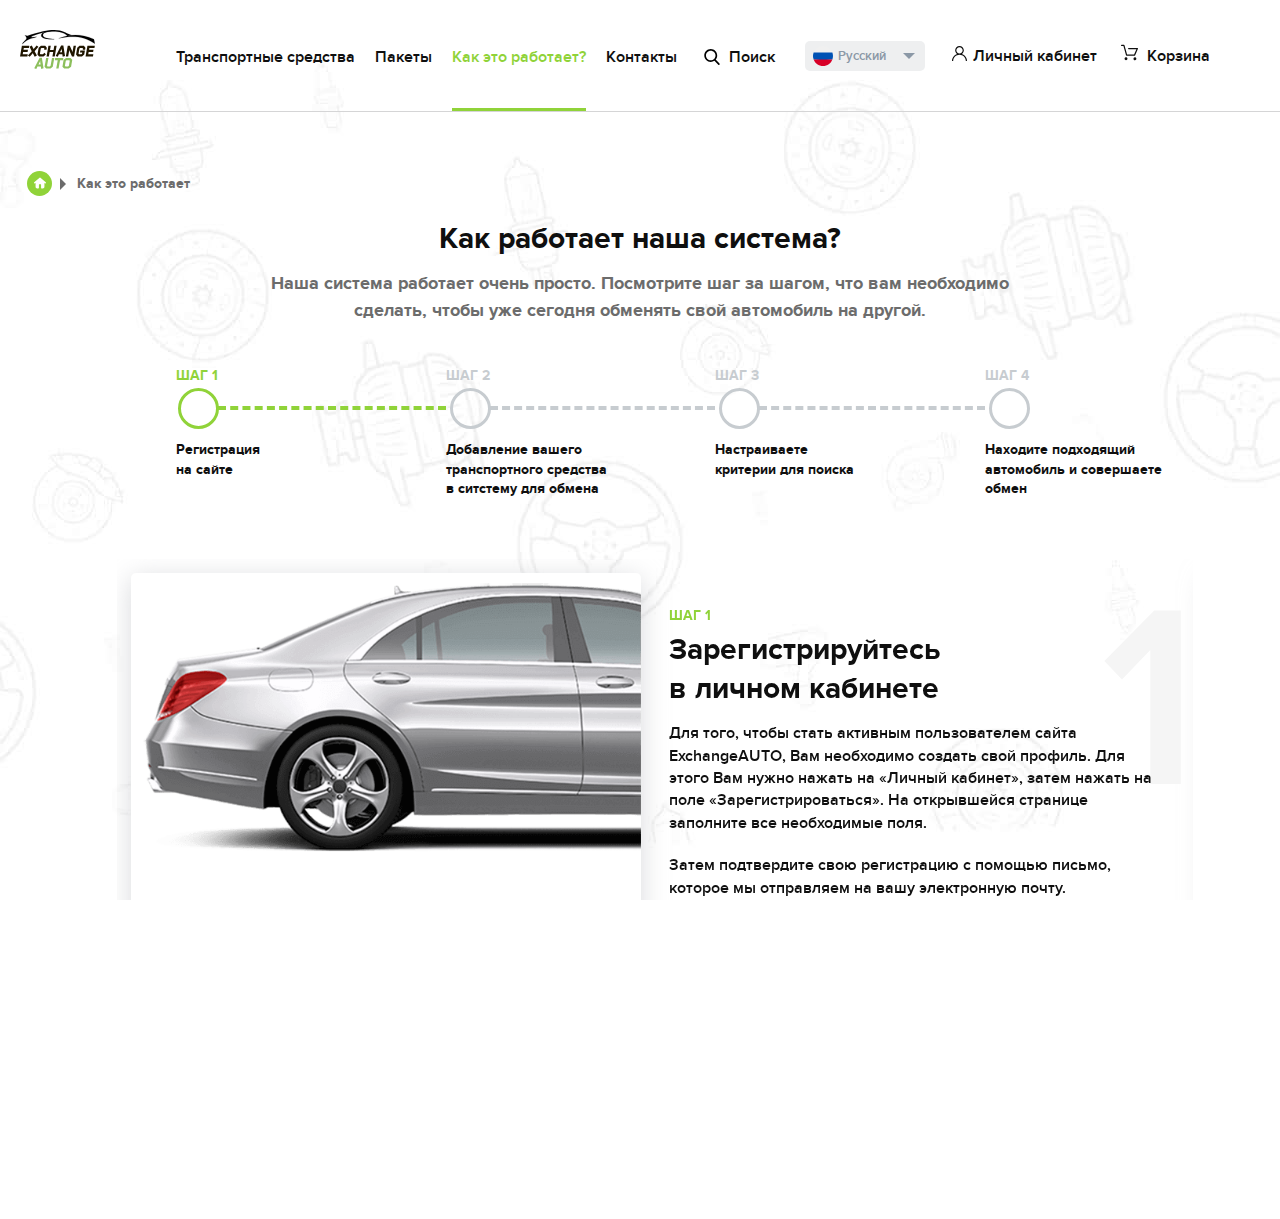
<file: docs/how-to.html>
<!DOCTYPE html>
<html lang="ru">
<head>
	<meta charset="UTF-8">
	<title>Changeauto</title>
	<meta name = "discription" content = "">
	<meta name = "keywords" content = "">
	<!-- Adaptive -->
	<meta name = "viewport" content = "width=device-width, initial-scale=1.0"/>
	<meta http-equiv="X-UA-Compatible" content="IE=edge"/>
	<!-- Styles -->
	<link rel="stylesheet" href="css/main.css">
	<!-- Fonts -->
	<link rel="stylesheet" href="font/ProximaNova/stylesheet.css">
	<!-- Owl Caroucel -->
	<link rel="stylesheet" href="libs/Owl_carousel/owl.carousel.css">
	<link rel="stylesheet" href="libs/Owl_carousel/owl.theme.default.css">
	<!-- Slick Slider -->
	<link rel="stylesheet" href="libs/slick/slick.css">
	<link rel="stylesheet" href="libs/slick/slick-theme.css">
	<!-- Ui-slider-control -->	
	<link rel="stylesheet" href="libs/Ui_slider/jquery-ui.css">
	<!-- Nice Select -->
	<link rel="stylesheet" href="libs/NiceSelect/css/nice-select.css">
</head>
<body>
	<div class="wrapper">
		<div class="main-page">
			<div class="navigation">
				<div class="navigation_content container">
					<div class="logo-block">
						<a href="index.html" class = "logo-link">
							<svg 
								class = "logo-block_svg" viewBox="0 0 295.44 153.37"><defs>
								<style>.cls-1{fill:none;stroke:#000;stroke-width:0.52px;}
								.cls-2{fill:#201600;}.cls-3{fill:#8cbf5c;}
								</style></defs><path d="M25.17,24.69C155.72-19.24,160.81,6.78,203.1,20.49L187,23.32c-37.7-38.79-148.9-1.72-143.45,6.92Z"/><path class="cls-1" d="M25.17,24.69C155.72-19.24,160.81,6.78,203.1,20.49L187,23.32c-37.7-38.79-148.9-1.72-143.45,6.92Z"/><path d="M113.56,6s-30.94.3-30.13,16.57,51.82,13.67,51.82,13.67S91,35.39,90.18,21.08,127.37,3.39,127.37,3.39Z"/><path class="cls-1" d="M113.56,6s-30.94.3-30.13,16.57,51.82,13.67,51.82,13.67S91,35.39,90.18,21.08,127.37,3.39,127.37,3.39Z"/><path d="M295.06,54.6,291.33,36c-58.78-25.69-100.43-17.29-139.06-2.9C201,22.82,249.06,21.76,295.06,54.6Z"/><path class="cls-1" d="M295.06,54.6,291.33,36c-58.78-25.69-100.43-17.29-139.06-2.9C201,22.82,249.06,21.76,295.06,54.6Z"/><path d="M18.86,21C37.22,37.44,13.48,41.59,8.78,55.66c28.09-26.79,38-19.17,57-28.75C37.13,32.65,34.41,23,18.86,21Z"/><path class="cls-1" d="M18.86,21C37.22,37.44,13.48,41.59,8.78,55.66c28.09-26.79,38-19.17,57-28.75C37.13,32.65,34.41,23,18.86,21Z"/><path class="cls-2" d="M7.4,62.16H36.58L35,70.74H15L13.79,78H31.31l-1.54,8.59H12.25l-1.6,9h20l-1.48,8.58H0Z"/><path class="cls-2" d="M52.85,73.52l.3,2.25h.23l1.13-2.25,11-12.84,6.86,5.39L57.59,83.29l9,16.87-8.7,5.5-6.8-12.72-.3-2.25h-.24l-1.12,2.25L38.11,105.66l-6.8-5.5,15-16.87L37.58,66.07l8.76-5.39Z"/><path class="cls-2" d="M96.71,89.92l5.15,6.27-9.36,8H75l-6.27-7.57,4.74-26.87,8.93-7.58H99.49l6.21,7.58-1.36,7.81H95.17l.77-4.44-2-2.37H84.81L82,73.11,78.48,93.23l2,2.37H90Z"/><path class="cls-2" d="M135.12,62.16h9.17l-7.4,42h-9.17l3-17H116.77l-3,17h-9.18l7.4-42h9.18l-2.9,16.45h13.91Z"/><path class="cls-2" d="M170.74,61l6.69,41.49-9.17,2.9L166.72,96H153.4l-4.56,9.41-8.11-2.9L162,61Zm-6.51,17.16V73.76H164l-1.54,4.38-5,9.83h8.4Z"/><path class="cls-2" d="M189.86,104.18h-9.18l7.4-42h8.23l9.88,22.08.83,3.9h.24l.06-4,3.9-22h9.18l-7.4,42h-8.23l-9.94-22.07L194,78.2h-.24l-.06,4Z"/><path class="cls-2" d="M244.48,93.23l.83-4.79h-9.05l1.3-7.4h18.23l-2.72,15.63-8.82,7.51H227.08l-6.27-7.57,4.73-26.87,8.94-7.58h17.11l6.21,7.58-1.36,7.81h-9.17l.77-4.44-2-2.37h-9.17l-2.78,2.37-3.56,20.12,2,2.37h9.17C242.71,94.77,243.48,94.12,244.48,93.23Z"/><path class="cls-2" d="M265.67,62.16h29.18l-1.54,8.58h-20L272.06,78h17.52L288,86.55H270.52l-1.6,9h20l-1.48,8.58H258.27Z"/><path class="cls-3" d="M86.07,109l6.69,41.49-9.18,2.9L82,144H68.73l-4.56,9.41-8.11-2.9L77.31,109Zm-6.51,17.16v-4.38h-.24l-1.54,4.38-5,9.83h8.41Z"/><path class="cls-3" d="M96.72,144.67l6.1-34.51H112l-5.5,31.07,2,2.37h9.17l2.79-2.37,5.5-31.07h9.17L129,144.67l-8.88,7.51H103Z"/><path class="cls-3" d="M151.94,152.18h-9.18l5.86-33.44H137.08l1.54-8.58h32.26l-1.54,8.58H157.8Z"/><path class="cls-3" d="M199.05,110.16l6.87,7.46-4.74,27.11-9.53,7.45H174.07l-6.92-7.45,4.73-27.11,9.59-7.46Zm-5.21,8.58H183.6l-3.14,2.49-3.55,19.88,2.31,2.49h10.24l3.14-2.49,3.55-19.88Z"/>
							</svg>
						</a>
					</div>
					<div class="link-block">
						<ul class = "link-block_list">
							<li class = link-block_item><a class = "link-block_item-link" href="transport.html">Транспортные средства</a></li>
							<li class = link-block_item><a class = "link-block_item-link" href="package.html">Пакеты</a></li>
							<li class = link-block_item><a class = "link-block_item-link link-block_item-link--active" href="how-to.html">Как это работает?</a></li>
							<li class = link-block_item><a class = "link-block_item-link" href="contact.html">Контакты</a></li>
						</ul>
					</div>
					<div class="contact-block">
						<div class="contact-search-block">
							<a class = "link-block_item-link link-search" href="search.html">
								<svg 
									class = "search-svg" enable-background="new 0 0 56.966 56.966" 
									viewBox="0 0 56.966 56.966"><path d="m55.146 51.887-13.558-14.101c3.486-4.144 5.396-9.358 5.396-14.786 0-12.682-10.318-23-23-23s-23 10.318-23 23 10.318 23 23 23c4.761 0 9.298-1.436 13.177-4.162l13.661 14.208c.571.593 1.339.92 2.162.92.779 0 1.518-.297 2.079-.837 1.192-1.147 1.23-3.049.083-4.242zm-31.162-45.887c9.374 0 17 7.626 17 17s-7.626 17-17 17-17-7.626-17-17 7.626-17 17-17z"/>
								</svg>
								<p class="text-none">Поиск</p>
							</a>
						</div>
						<div class="dropdown-wrap">
							<div class="dropdown" data-dropdown = "open">
								<div class="dropdown-head">
									<p class = "dropdown-text">
										<svg 
											class = "russian-svg" version="1.1" x="0px" y="0px"
											viewBox="0 0 512 512" style="enable-background:new 0 0 512 512;" xml:space="preserve">
											<circle style="fill:#F0F0F0;" cx="256" cy="256" r="256"/>
											<path style="fill:#0052B4;" d="M496.077,345.043C506.368,317.31,512,287.314,512,256s-5.632-61.31-15.923-89.043H15.923
											C5.633,194.69,0,224.686,0,256s5.633,61.31,15.923,89.043L256,367.304L496.077,345.043z"/>
											<path style="fill:#D80027;" d="M256,512c110.071,0,203.906-69.472,240.077-166.957H15.923C52.094,442.528,145.929,512,256,512z"/>
										</svg>
										Русский
									</p>
								</div>
								<div class="dropdown-body">
									<div class="dropdown-item-english">
										<p class = "dropdown-text">
											<svg 
												class = "english-svg" version="1.1" x="0px" y="0px"
												viewBox="0 0 512 512" style="enable-background:new 0 0 512 512;" xml:space="preserve">
												<circle style="fill:#F0F0F0;" cx="256" cy="256" r="256"/>
												<path style="fill:#D80027;" d="M244.87,256H512c0-23.106-3.08-45.49-8.819-66.783H244.87V256z"/>
												<path style="fill:#D80027;" d="M244.87,122.435h229.556c-15.671-25.572-35.708-48.175-59.07-66.783H244.87V122.435z"/>
												<path style="fill:#D80027;" d="M256,512c60.249,0,115.626-20.824,159.356-55.652H96.644C140.374,491.176,195.751,512,256,512z"/>
												<path style="fill:#D80027;" d="M37.574,389.565h436.852c12.581-20.529,22.338-42.969,28.755-66.783H8.819
												C15.236,346.596,24.993,369.036,37.574,389.565z"/>
												<path style="fill:#0052B4;" d="M118.584,39.978h23.329l-21.7,15.765l8.289,25.509l-21.699-15.765L85.104,81.252l7.16-22.037
												C73.158,75.13,56.412,93.776,42.612,114.552h7.475l-13.813,10.035c-2.152,3.59-4.216,7.237-6.194,10.938l6.596,20.301l-12.306-8.941
												c-3.059,6.481-5.857,13.108-8.372,19.873l7.267,22.368h26.822l-21.7,15.765l8.289,25.509l-21.699-15.765l-12.998,9.444
												C0.678,234.537,0,245.189,0,256h256c0-141.384,0-158.052,0-256C205.428,0,158.285,14.67,118.584,39.978z M128.502,230.4
												l-21.699-15.765L85.104,230.4l8.289-25.509l-21.7-15.765h26.822l8.288-25.509l8.288,25.509h26.822l-21.7,15.765L128.502,230.4z
												 M120.213,130.317l8.289,25.509l-21.699-15.765l-21.699,15.765l8.289-25.509l-21.7-15.765h26.822l8.288-25.509l8.288,25.509h26.822
												L120.213,130.317z M220.328,230.4l-21.699-15.765L176.93,230.4l8.289-25.509l-21.7-15.765h26.822l8.288-25.509l8.288,25.509h26.822
												l-21.7,15.765L220.328,230.4z M212.039,130.317l8.289,25.509l-21.699-15.765l-21.699,15.765l8.289-25.509l-21.7-15.765h26.822
												l8.288-25.509l8.288,25.509h26.822L212.039,130.317z M212.039,55.743l8.289,25.509l-21.699-15.765L176.93,81.252l8.289-25.509
												l-21.7-15.765h26.822l8.288-25.509l8.288,25.509h26.822L212.039,55.743z"/>
											</svg>
											English
										</p>
									</div>
									<div class="dropdown-item-deutch">
										<p class = "dropdown-text">
											<svg 
												class = "germany-svg" version="1.1" x="0px" y="0px"
												viewBox="0 0 512 512" style="enable-background:new 0 0 512 512;" xml:space="preserve">
												<path style="fill:#FFDA44;" d="M15.923,345.043C52.094,442.527,145.929,512,256,512s203.906-69.473,240.077-166.957L256,322.783
												L15.923,345.043z"/>
												<path d="M256,0C145.929,0,52.094,69.472,15.923,166.957L256,189.217l240.077-22.261C459.906,69.472,366.071,0,256,0z"/>
												<path style="fill:#D80027;" d="M15.923,166.957C5.633,194.69,0,224.686,0,256s5.633,61.31,15.923,89.043h480.155
												C506.368,317.31,512,287.314,512,256s-5.632-61.31-15.923-89.043H15.923z"/>
											</svg>
											Deutsch
										</p>
									</div>
								</div>
							</div>
						</div>
						<div class="user-block">
							<a href="lk-user-auth.html" class="user-link">
								<svg 
									class = "user-svg" version="1.1" x="0px" y="0px"
	 								viewBox="0 0 512 512" style="enable-background:new 0 0 512 512;" xml:space="preserve">
									<path d="M437.02,330.98c-27.883-27.882-61.071-48.523-97.281-61.018C378.521,243.251,404,198.548,404,148
									C404,66.393,337.607,0,256,0S108,66.393,108,148c0,50.548,25.479,95.251,64.262,121.962
									c-36.21,12.495-69.398,33.136-97.281,61.018C26.629,379.333,0,443.62,0,512h40c0-119.103,96.897-216,216-216s216,96.897,216,216
									h40C512,443.62,485.371,379.333,437.02,330.98z M256,256c-59.551,0-108-48.448-108-108S196.449,40,256,40
									c59.551,0,108,48.448,108,108S315.551,256,256,256z"/>
								</svg>
								<p class="text-none">Личный кабинет</p>
							</a>
						</div>
						<div class="backet-block">
							<!-- <div class="bascket-count">15</div> -->
							<a href="bascket.html" class="bascket-link">
								<svg 
									class = "bascket-svg" version="1.1" x="0px" y="0px"
									viewBox="0 0 459.529 459.529" style="enable-background:new 0 0 459.529 459.529;" xml:space="preserve">
									<path d="M17,55.231h48.733l69.417,251.033c1.983,7.367,8.783,12.467,16.433,12.467h213.35c6.8,0,12.75-3.967,15.583-10.2
									l77.633-178.5c2.267-5.383,1.7-11.333-1.417-16.15c-3.117-4.817-8.5-7.65-14.167-7.65H206.833c-9.35,0-17,7.65-17,17
									s7.65,17,17,17H416.5l-62.9,144.5H164.333L94.917,33.698c-1.983-7.367-8.783-12.467-16.433-12.467H17c-9.35,0-17,7.65-17,17
									S7.65,55.231,17,55.231z"/>
									<path d="M135.433,438.298c21.25,0,38.533-17.283,38.533-38.533s-17.283-38.533-38.533-38.533S96.9,378.514,96.9,399.764
									S114.183,438.298,135.433,438.298z"/>
									<path d="M376.267,438.298c0.85,0,1.983,0,2.833,0c10.2-0.85,19.55-5.383,26.35-13.317c6.8-7.65,9.917-17.567,9.35-28.05
									c-1.417-20.967-19.833-37.117-41.083-35.7c-21.25,1.417-37.117,20.117-35.7,41.083
									C339.433,422.431,356.15,438.298,376.267,438.298z"/>
								</svg>
								<p class="text-none">Корзина</p>
							</a>
						</div>
						<div class="burger-menu-button">
							<svg 
								class = "burger-svg" version="1.1" x="0px" y="0px"
								viewBox="0 0 50 50" style="enable-background:new 0 0 50 50;" xml:space="preserve">
								<rect y="2" width="50" height="4"/>
								<rect y="16" width="50" height="4"/>
								<rect y="30" width="50" height="4"/>
								<rect y="44" width="50" height="4"/>
							</svg>
						</div>
					</div>
				</div>
			</div>
			<!-- INNER-PAGE-WRAP -->
			<div class="wrap-inner-page container">
				<div class="inner-home-link-wrap">
					<a class = "inner-home-link" href="index.html">
						<div class="inner-home-icon">
							<svg 
								class = "home-icon-svg" version="1.1" x="0px" y="0px" width="25" height="25" viewBox="0 0 72.231 72.232" style="enable-background:new 0 0 72.231 72.232;" xml:space="preserve">
								<path d="M70.854,32.011L38.771,4.543c-0.1-0.085-0.209-0.149-0.314-0.223c-0.084-0.06-0.163-0.126-0.251-0.179
								c-0.123-0.072-0.252-0.127-0.381-0.187c-0.098-0.045-0.191-0.099-0.292-0.136c-0.123-0.045-0.25-0.07-0.376-0.104
								c-0.258-0.067-0.519-0.11-0.784-0.127c-0.086-0.005-0.171-0.021-0.257-0.021c-0.124,0-0.247,0.021-0.37,0.032
								c-0.119,0.011-0.239,0.013-0.357,0.034c-0.115,0.021-0.226,0.06-0.339,0.09c-0.124,0.033-0.249,0.061-0.37,0.105
								c-0.105,0.04-0.205,0.096-0.309,0.145c-0.121,0.058-0.244,0.111-0.36,0.181c-0.098,0.059-0.188,0.132-0.28,0.198
								c-0.089,0.064-0.184,0.118-0.268,0.19L1.377,32.011c-1.677,1.437-1.846,3.934-0.379,5.575c1.463,1.64,4.012,1.812,5.686,0.375
								l2.768-2.369v23.174c0,5.461,4.532,9.898,10.105,9.898h6.021c2.227,0,4.031-1.769,4.031-3.949V46.078
								c0-1.105,0.918-2.002,2.042-2.002h8.925c1.128,0,2.045,0.896,2.045,2.002v18.18c0,0.271,0.027,0.533,0.083,0.805l0.1,0.459
								c0.391,1.835,2.036,3.145,3.947,3.145h5.923c5.574,0,10.109-4.438,10.109-9.898V35.593l2.764,2.367
								c0.765,0.653,1.707,0.979,2.651,0.979c1.121,0,2.237-0.459,3.035-1.354C72.7,35.945,72.531,33.448,70.854,32.011z"/>
							</svg>
						</div>
					</a>
					<a href="#!" class="link-name-section">Как это работает</a>
				</div>
				<div class="how-to-page-content">
					<div class="how-to-title-wrap">
						<h2 class="how-to-title">Как работает наша система?</h2>
						<p class="how-to-sub-title">Наша система работает очень просто. Посмотрите шаг за шагом, что вам необходимо сделать, чтобы уже сегодня обменять свой автомобиль на другой.</p>
					</div>
					<div class="how-to-step-list-block">
						<div class="how-to-step-list-item">
							<div class="how-to-circle-wrap">
								<h5 class="how-to-step-title active">Шаг 1</h5>
								<div class="block-dashed-border active"></div>
							</div>
							<p class="how-to-step-text">Регистрация<br> на сайте</p>	
						</div>
						<div class="how-to-step-list-item">
							<div class="how-to-circle-wrap">
								<h5 class="how-to-step-title">Шаг 2</h5>
								<div class="block-dashed-border"></div>
							</div>
							<p class="how-to-step-text">Добавление вашего<br> транспортного средства<br> в ситстему для обмена</p>
						</div>
						<div class="how-to-step-list-item">
							<div class="how-to-circle-wrap">
								<h5 class="how-to-step-title">Шаг 3</h5>
								<div class="block-dashed-border"></div>
							</div>
							<p class="how-to-step-text">Настраиваете<br> критерии для поиска</p>
						</div>
						<div class="how-to-step-list-item">
							<div class="how-to-circle-wrap">
								<h5 class="how-to-step-title">Шаг 4</h5>
								<div class="block-dashed-border last-child"></div>
							</div>
							<p class="how-to-step-text">Находите подходящий<br> автомобиль и совершаете<br> обмен</p>
						</div>
					</div>
					<div class="how-to-slider">
						<div class="how-to-slider-item">
							<div class="how-to-slider-item-wrap">
								<div class="how-to-slider-item-img">
									<img src="img/mersedes.png" alt="">
								</div>
								<div class="how-to-slider-item-text slider-text-after-1">
									<h5 class="how-to-slider-small-title active">Шаг 1</h5>
									<h2 class="how-to-slider-item-title">Зарегистрируйтесь<br> в личном кабинете</h2>
									<p class="how-to-slider-text">Для того, чтобы стать активным пользователем сайта ExchangeAUTO, Вам необходимо создать свой профиль. Для этого Вам нужно нажать на «Личный кабинет», затем нажать на поле «Зарегистрироваться». 
									На открывшейся странице заполните все необходимые поля.</p>
									<p class="how-to-slider-text">Затем подтвердите свою регистрацию с помощью письмо, которое мы отправляем на вашу электронную почту.</p>
								</div>
							</div>
						</div>
						<div class="how-to-slider-item">
							<div class="how-to-slider-item-wrap">
							<div class="how-to-slider-item-img">
								<img src="img/vw.png" alt="">
							</div>
								<div class="how-to-slider-item-text slider-text-after-2">
									<h5 class="how-to-slider-small-title">Шаг 2</h5>
									<h2 class="how-to-slider-item-title">Lorem ipsum dolor sit amet.</h2>
									<p class="how-to-slider-text">Lorem ipsum dolor sit amet, consectetur adipisicing elit. Incidunt omnis, unde dolores, nobis inventore mollitia cupiditate. Quibusdam autem magni corporis?</p>
									<p class="how-to-slider-text">Lorem ipsum dolor sit amet, consectetur adipisicing elit. Commodi et autem error soluta, reiciendis voluptatum.</p>
								</div>
							</div>
						</div>
						<div class="how-to-slider-item">
							<div class="how-to-slider-item-wrap">
								<div class="how-to-slider-item-img">
									<img src="img/mersedes.png" alt="">
								</div>
								<div class="how-to-slider-item-text slider-text-after-3">
									<h5 class="how-to-slider-small-title active">Шаг 3</h5>
									<h2 class="how-to-slider-item-title">Lorem ipsum dolor sit.</h2>
									<p class="how-to-slider-text">Lorem ipsum dolor sit amet, consectetur adipisicing elit. A veniam enim aspernatur maxime, alias quod, id delectus saepe odio animi. Culpa debitis nemo assumenda in earum facere rem, impedit incidunt.</p>
									<p class="how-to-slider-text">Lorem ipsum dolor sit amet, consectetur adipisicing elit.</p>
								</div>
							</div>
						</div>
						<div class="how-to-slider-item">
							<div class="how-to-slider-item-wrap">
								<div class="how-to-slider-item-img">
									<img src="img/vw.png" alt="">
								</div>
								<div class="how-to-slider-item-text slider-text-after-4">
									<h5 class="how-to-slider-small-title active">Шаг 4</h5>
									<h2 class="how-to-slider-item-title">Lorem ipsum dolor sit amet.</h2>
									<p class="how-to-slider-text">Lorem ipsum dolor sit amet, consectetur adipisicing elit. Recusandae repellat perspiciatis officiis laborum, accusantium illum. Perferendis quidem cum excepturi quo quod ea at officiis, ducimus, nulla consequatur rem blanditiis dolor molestiae explicabo dolorem doloribus quibusdam.</p>
									<p class="how-to-slider-text">Lorem ipsum dolor sit amet, consectetur adipisicing elit. Incidunt, molestias.</p>
								</div>
							</div>
						</div>
					</div>
				</div>
			</div>
		</div>
		<!-- FOOTER -->
		<footer class="footer">
			<div class="footer-navigation">
				<div class="footer-navigation_content container">
					<div class="footer-logo-block">
						<a href="index.html" class = "logo-link">
							<svg 
								class = "logo-block_svg" viewBox="0 0 295.44 153.37"><defs>
								<style>.cls-1{fill:none;stroke:#000;stroke-width:0.52px;}
								.cls-2{fill:#201600;}.cls-3{fill:#8cbf5c;}
								</style></defs><path d="M25.17,24.69C155.72-19.24,160.81,6.78,203.1,20.49L187,23.32c-37.7-38.79-148.9-1.72-143.45,6.92Z"/><path class="cls-1" d="M25.17,24.69C155.72-19.24,160.81,6.78,203.1,20.49L187,23.32c-37.7-38.79-148.9-1.72-143.45,6.92Z"/><path d="M113.56,6s-30.94.3-30.13,16.57,51.82,13.67,51.82,13.67S91,35.39,90.18,21.08,127.37,3.39,127.37,3.39Z"/><path class="cls-1" d="M113.56,6s-30.94.3-30.13,16.57,51.82,13.67,51.82,13.67S91,35.39,90.18,21.08,127.37,3.39,127.37,3.39Z"/><path d="M295.06,54.6,291.33,36c-58.78-25.69-100.43-17.29-139.06-2.9C201,22.82,249.06,21.76,295.06,54.6Z"/><path class="cls-1" d="M295.06,54.6,291.33,36c-58.78-25.69-100.43-17.29-139.06-2.9C201,22.82,249.06,21.76,295.06,54.6Z"/><path d="M18.86,21C37.22,37.44,13.48,41.59,8.78,55.66c28.09-26.79,38-19.17,57-28.75C37.13,32.65,34.41,23,18.86,21Z"/><path class="cls-1" d="M18.86,21C37.22,37.44,13.48,41.59,8.78,55.66c28.09-26.79,38-19.17,57-28.75C37.13,32.65,34.41,23,18.86,21Z"/><path class="cls-2" d="M7.4,62.16H36.58L35,70.74H15L13.79,78H31.31l-1.54,8.59H12.25l-1.6,9h20l-1.48,8.58H0Z"/><path class="cls-2" d="M52.85,73.52l.3,2.25h.23l1.13-2.25,11-12.84,6.86,5.39L57.59,83.29l9,16.87-8.7,5.5-6.8-12.72-.3-2.25h-.24l-1.12,2.25L38.11,105.66l-6.8-5.5,15-16.87L37.58,66.07l8.76-5.39Z"/><path class="cls-2" d="M96.71,89.92l5.15,6.27-9.36,8H75l-6.27-7.57,4.74-26.87,8.93-7.58H99.49l6.21,7.58-1.36,7.81H95.17l.77-4.44-2-2.37H84.81L82,73.11,78.48,93.23l2,2.37H90Z"/><path class="cls-2" d="M135.12,62.16h9.17l-7.4,42h-9.17l3-17H116.77l-3,17h-9.18l7.4-42h9.18l-2.9,16.45h13.91Z"/><path class="cls-2" d="M170.74,61l6.69,41.49-9.17,2.9L166.72,96H153.4l-4.56,9.41-8.11-2.9L162,61Zm-6.51,17.16V73.76H164l-1.54,4.38-5,9.83h8.4Z"/><path class="cls-2" d="M189.86,104.18h-9.18l7.4-42h8.23l9.88,22.08.83,3.9h.24l.06-4,3.9-22h9.18l-7.4,42h-8.23l-9.94-22.07L194,78.2h-.24l-.06,4Z"/><path class="cls-2" d="M244.48,93.23l.83-4.79h-9.05l1.3-7.4h18.23l-2.72,15.63-8.82,7.51H227.08l-6.27-7.57,4.73-26.87,8.94-7.58h17.11l6.21,7.58-1.36,7.81h-9.17l.77-4.44-2-2.37h-9.17l-2.78,2.37-3.56,20.12,2,2.37h9.17C242.71,94.77,243.48,94.12,244.48,93.23Z"/><path class="cls-2" d="M265.67,62.16h29.18l-1.54,8.58h-20L272.06,78h17.52L288,86.55H270.52l-1.6,9h20l-1.48,8.58H258.27Z"/><path class="cls-3" d="M86.07,109l6.69,41.49-9.18,2.9L82,144H68.73l-4.56,9.41-8.11-2.9L77.31,109Zm-6.51,17.16v-4.38h-.24l-1.54,4.38-5,9.83h8.41Z"/><path class="cls-3" d="M96.72,144.67l6.1-34.51H112l-5.5,31.07,2,2.37h9.17l2.79-2.37,5.5-31.07h9.17L129,144.67l-8.88,7.51H103Z"/><path class="cls-3" d="M151.94,152.18h-9.18l5.86-33.44H137.08l1.54-8.58h32.26l-1.54,8.58H157.8Z"/><path class="cls-3" d="M199.05,110.16l6.87,7.46-4.74,27.11-9.53,7.45H174.07l-6.92-7.45,4.73-27.11,9.59-7.46Zm-5.21,8.58H183.6l-3.14,2.49-3.55,19.88,2.31,2.49h10.24l3.14-2.49,3.55-19.88Z"/>
							</svg>
						</a>
					</div>
					<div class="footer-link-block">
						<ul class = "footer-link-block_list">
							<li class = footer-link-block_item><a class = "footer-link-block_item-link" href="transport.html">Транспортные средства</a></li>
							<li class = footer-link-block_item><a class = "footer-link-block_item-link" href="package.html">Пакеты</a></li>
							<li class = footer-link-block_item><a class = "footer-link-block_item-link footer-link-block_item-link--active" href="how-to.html">Как это работает?</a></li>
							<li class = footer-link-block_item><a class = "footer-link-block_item-link" href="contact.html">Контакты</a></li>
						</ul>
						<div class="footer-dropdown-wrap">
							<div class="footer-dropdown" data-dropdown = "open">
								<div class="dropdown-head">
									<p class = "dropdown-text">
										<svg 
											class = "russian-svg" version="1.1" x="0px" y="0px"
											viewBox="0 0 512 512" style="enable-background:new 0 0 512 512;" xml:space="preserve">
											<circle style="fill:#F0F0F0;" cx="256" cy="256" r="256"/>
											<path style="fill:#0052B4;" d="M496.077,345.043C506.368,317.31,512,287.314,512,256s-5.632-61.31-15.923-89.043H15.923
											C5.633,194.69,0,224.686,0,256s5.633,61.31,15.923,89.043L256,367.304L496.077,345.043z"/>
											<path style="fill:#D80027;" d="M256,512c110.071,0,203.906-69.472,240.077-166.957H15.923C52.094,442.528,145.929,512,256,512z"/>
										</svg>
										Русский
									</p>
								</div>
								<div class="dropdown-body">
									<div class="dropdown-item-english">
										<p class = "dropdown-text">
											<svg 
												class = "english-svg" version="1.1" x="0px" y="0px"
												viewBox="0 0 512 512" style="enable-background:new 0 0 512 512;" xml:space="preserve">
												<circle style="fill:#F0F0F0;" cx="256" cy="256" r="256"/>
												<path style="fill:#D80027;" d="M244.87,256H512c0-23.106-3.08-45.49-8.819-66.783H244.87V256z"/>
												<path style="fill:#D80027;" d="M244.87,122.435h229.556c-15.671-25.572-35.708-48.175-59.07-66.783H244.87V122.435z"/>
												<path style="fill:#D80027;" d="M256,512c60.249,0,115.626-20.824,159.356-55.652H96.644C140.374,491.176,195.751,512,256,512z"/>
												<path style="fill:#D80027;" d="M37.574,389.565h436.852c12.581-20.529,22.338-42.969,28.755-66.783H8.819
												C15.236,346.596,24.993,369.036,37.574,389.565z"/>
												<path style="fill:#0052B4;" d="M118.584,39.978h23.329l-21.7,15.765l8.289,25.509l-21.699-15.765L85.104,81.252l7.16-22.037
												C73.158,75.13,56.412,93.776,42.612,114.552h7.475l-13.813,10.035c-2.152,3.59-4.216,7.237-6.194,10.938l6.596,20.301l-12.306-8.941
												c-3.059,6.481-5.857,13.108-8.372,19.873l7.267,22.368h26.822l-21.7,15.765l8.289,25.509l-21.699-15.765l-12.998,9.444
												C0.678,234.537,0,245.189,0,256h256c0-141.384,0-158.052,0-256C205.428,0,158.285,14.67,118.584,39.978z M128.502,230.4
												l-21.699-15.765L85.104,230.4l8.289-25.509l-21.7-15.765h26.822l8.288-25.509l8.288,25.509h26.822l-21.7,15.765L128.502,230.4z
												 M120.213,130.317l8.289,25.509l-21.699-15.765l-21.699,15.765l8.289-25.509l-21.7-15.765h26.822l8.288-25.509l8.288,25.509h26.822
												L120.213,130.317z M220.328,230.4l-21.699-15.765L176.93,230.4l8.289-25.509l-21.7-15.765h26.822l8.288-25.509l8.288,25.509h26.822
												l-21.7,15.765L220.328,230.4z M212.039,130.317l8.289,25.509l-21.699-15.765l-21.699,15.765l8.289-25.509l-21.7-15.765h26.822
												l8.288-25.509l8.288,25.509h26.822L212.039,130.317z M212.039,55.743l8.289,25.509l-21.699-15.765L176.93,81.252l8.289-25.509
												l-21.7-15.765h26.822l8.288-25.509l8.288,25.509h26.822L212.039,55.743z"/>
											</svg>
											English
										</p>
									</div>
									<div class="dropdown-item-deutch">
										<p class = "dropdown-text">
											<svg 
												class = "germany-svg" version="1.1" x="0px" y="0px"
												viewBox="0 0 512 512" style="enable-background:new 0 0 512 512;" xml:space="preserve">
												<path style="fill:#FFDA44;" d="M15.923,345.043C52.094,442.527,145.929,512,256,512s203.906-69.473,240.077-166.957L256,322.783
												L15.923,345.043z"/>
												<path d="M256,0C145.929,0,52.094,69.472,15.923,166.957L256,189.217l240.077-22.261C459.906,69.472,366.071,0,256,0z"/>
												<path style="fill:#D80027;" d="M15.923,166.957C5.633,194.69,0,224.686,0,256s5.633,61.31,15.923,89.043h480.155
												C506.368,317.31,512,287.314,512,256s-5.632-61.31-15.923-89.043H15.923z"/>
											</svg>
											Deutsch
										</p>
									</div>
								</div>
							</div>
						</div>
					</div>
					<div class="footer-contact-block">
						<div class="footer-user-block">
							<a href="lk-user-auth.html" class="footer-user-link">
								<svg 
									class = "user-svg" version="1.1" x="0px" y="0px"
	 								viewBox="0 0 512 512" style="enable-background:new 0 0 512 512;" xml:space="preserve">
									<path d="M437.02,330.98c-27.883-27.882-61.071-48.523-97.281-61.018C378.521,243.251,404,198.548,404,148
									C404,66.393,337.607,0,256,0S108,66.393,108,148c0,50.548,25.479,95.251,64.262,121.962
									c-36.21,12.495-69.398,33.136-97.281,61.018C26.629,379.333,0,443.62,0,512h40c0-119.103,96.897-216,216-216s216,96.897,216,216
									h40C512,443.62,485.371,379.333,437.02,330.98z M256,256c-59.551,0-108-48.448-108-108S196.449,40,256,40
									c59.551,0,108,48.448,108,108S315.551,256,256,256z"/>
								</svg>
								Личный кабинет
							</a>
						</div>
						<div class="footer-backet-block">
							<div class="bascket-count">15</div>
							<a href="bascket.html" class="footer-bascket-link">
								<svg 
									class = "bascket-svg" version="1.1" x="0px" y="0px"
									viewBox="0 0 459.529 459.529" style="enable-background:new 0 0 459.529 459.529;" xml:space="preserve">
									<path d="M17,55.231h48.733l69.417,251.033c1.983,7.367,8.783,12.467,16.433,12.467h213.35c6.8,0,12.75-3.967,15.583-10.2
									l77.633-178.5c2.267-5.383,1.7-11.333-1.417-16.15c-3.117-4.817-8.5-7.65-14.167-7.65H206.833c-9.35,0-17,7.65-17,17
									s7.65,17,17,17H416.5l-62.9,144.5H164.333L94.917,33.698c-1.983-7.367-8.783-12.467-16.433-12.467H17c-9.35,0-17,7.65-17,17
									S7.65,55.231,17,55.231z"/>
									<path d="M135.433,438.298c21.25,0,38.533-17.283,38.533-38.533s-17.283-38.533-38.533-38.533S96.9,378.514,96.9,399.764
									S114.183,438.298,135.433,438.298z"/>
									<path d="M376.267,438.298c0.85,0,1.983,0,2.833,0c10.2-0.85,19.55-5.383,26.35-13.317c6.8-7.65,9.917-17.567,9.35-28.05
									c-1.417-20.967-19.833-37.117-41.083-35.7c-21.25,1.417-37.117,20.117-35.7,41.083
									C339.433,422.431,356.15,438.298,376.267,438.298z"/>
								</svg>
								Корзина
							</a>
						</div>
						<div class="footer-search-block">
							<a class = "footer-link-search" href="search.html">
								<svg 
									class = "search-svg" enable-background="new 0 0 56.966 56.966" 
									viewBox="0 0 56.966 56.966"><path d="m55.146 51.887-13.558-14.101c3.486-4.144 5.396-9.358 5.396-14.786 0-12.682-10.318-23-23-23s-23 10.318-23 23 10.318 23 23 23c4.761 0 9.298-1.436 13.177-4.162l13.661 14.208c.571.593 1.339.92 2.162.92.779 0 1.518-.297 2.079-.837 1.192-1.147 1.23-3.049.083-4.242zm-31.162-45.887c9.374 0 17 7.626 17 17s-7.626 17-17 17-17-7.626-17-17 7.626-17 17-17z"/>
								</svg>
								<p class="text-none">Поиск</p>
							</a>
						</div>
					</div>
				</div>
			</div>
			<div class="footer-bottom-block container">
				<p class="footer-copy">Все права защищены © 2019</p>
				<a href="#!" class="footer-user-license">Пользовательское соглашение</a>
				<div class="footer-payment-card">
					<a href="#!" class="visa-card">
						<svg 
							class = "visa-svg" version="1.1" x="0px" y="0px"
							viewBox="0 0 512 512" style="enable-background:new 0 0 512 512;" xml:space="preserve">
							<path style="fill:#FFFFFF;" d="M512,402.281c0,16.716-13.55,30.267-30.265,30.267H30.265C13.55,432.549,0,418.997,0,402.281V109.717
							c0-16.716,13.55-30.266,30.265-30.266h451.47c16.716,0,30.265,13.551,30.265,30.266V402.281L512,402.281z"/>
							<path style="fill:#F79F1A;" d="M113.64,258.035l-12.022-57.671c-2.055-7.953-8.035-10.319-15.507-10.632H30.993l-0.491,2.635
							C73.431,202.774,101.836,227.88,113.64,258.035z"/>
							<polygon style="fill:#059BBF;" points="241.354,190.892 205.741,190.892 183.499,321.419 219.053,321.419 	"/>
							<path style="fill:#059BBF;" d="M135.345,321.288l56.01-130.307h-37.691l-34.843,89.028l-3.719-13.442
								c-6.83-16.171-26.35-39.446-49.266-54.098l31.85,108.863L135.345,321.288z"/>
							<path style="fill:#059BBF;" d="M342.931,278.75c0.132-14.819-9.383-26.122-29.887-35.458c-12.461-6.03-20.056-10.051-19.965-16.17
							c0-5.406,6.432-11.213,20.368-11.213c11.661-0.179,20.057,2.367,26.624,5.003l3.218,1.475l4.826-28.277
							c-7.059-2.637-18.094-5.451-31.895-5.451c-35.157,0-59.904,17.691-60.128,43.064c-0.224,18.763,17.692,29.216,31.181,35.469
							c13.847,6.374,18.493,10.453,18.404,16.171c-0.089,8.743-11.035,12.73-21.264,12.73c-14.25,0-21.8-1.965-33.509-6.843l-4.55-2.09
							l-4.998,29.249c8.303,3.629,23.668,6.801,39.618,6.933C318.361,323.342,342.663,305.876,342.931,278.75z"/>
							<path style="fill:#059BBF;" d="M385.233,301.855c4.065,0,40.382,0.045,45.566,0.045c1.072,4.545,4.333,19.565,4.333,19.565h33.011
							L439.33,191.027h-27.472c-8.533,0-14.874,2.323-18.628,10.809l-52.845,119.629h37.392
							C377.774,321.465,383.848,305.386,385.233,301.855z M409.622,238.645c-0.176,0.357,2.95-7.549,4.737-12.463l2.411,11.256
							c0,0,6.792,31.182,8.22,37.704h-29.528C398.411,267.638,409.622,238.645,409.622,238.645z"/>
							<path style="fill:#059BBF;" d="M481.735,79.451H30.265C13.55,79.451,0,93.001,0,109.717v31.412h512v-31.412
							C512,93.001,498.451,79.451,481.735,79.451z"/>
							<path style="fill:#F79F1A;" d="M481.735,432.549H30.265C13.55,432.549,0,418.998,0,402.283v-31.412h512v31.412
							C512,418.998,498.451,432.549,481.735,432.549z"/>
							<path style="opacity:0.15;fill:#202121;enable-background:new    ;" d="M21.517,402.281V109.717
							c0-16.716,13.551-30.266,30.267-30.266h-21.52C13.55,79.451,0,93.001,0,109.717v292.565c0,16.716,13.55,30.267,30.265,30.267h21.52
							C35.069,432.549,21.517,418.997,21.517,402.281z"/>
						</svg>
					</a>
					<a href="#!" class="master-card">
						<svg 
							class = "mastercard-svg" version="1.1" x="0px" y="0px"
							viewBox="0 0 504 504" style="enable-background:new 0 0 504 504;" xml:space="preserve">
							<path style="fill:#FFB600;" d="M504,252c0,83.2-67.2,151.2-151.2,151.2c-83.2,0-151.2-68-151.2-151.2l0,0
							c0-83.2,67.2-151.2,150.4-151.2C436.8,100.8,504,168.8,504,252L504,252z"/>
							<path style="fill:#F7981D;" d="M352.8,100.8c83.2,0,151.2,68,151.2,151.2l0,0c0,83.2-67.2,151.2-151.2,151.2
							c-83.2,0-151.2-68-151.2-151.2"/>
							<path style="fill:#FF8500;" d="M352.8,100.8c83.2,0,151.2,68,151.2,151.2l0,0c0,83.2-67.2,151.2-151.2,151.2"/>
							<path style="fill:#FF5050;" d="M149.6,100.8C67.2,101.6,0,168.8,0,252s67.2,151.2,151.2,151.2c39.2,0,74.4-15.2,101.6-39.2l0,0l0,0
							c5.6-4.8,10.4-10.4,15.2-16h-31.2c-4-4.8-8-10.4-11.2-15.2h53.6c3.2-4.8,6.4-10.4,8.8-16h-71.2c-2.4-4.8-4.8-10.4-6.4-16h83.2
							c4.8-15.2,8-31.2,8-48c0-11.2-1.6-21.6-3.2-32h-92.8c0.8-5.6,2.4-10.4,4-16h83.2c-1.6-5.6-4-11.2-6.4-16H216
							c2.4-5.6,5.6-10.4,8.8-16h53.6c-3.2-5.6-7.2-11.2-12-16h-29.6c4.8-5.6,9.6-10.4,15.2-15.2c-26.4-24.8-62.4-39.2-101.6-39.2
							C150.4,100.8,150.4,100.8,149.6,100.8z"/>
							<path style="fill:#E52836;" d="M0,252c0,83.2,67.2,151.2,151.2,151.2c39.2,0,74.4-15.2,101.6-39.2l0,0l0,0
							c5.6-4.8,10.4-10.4,15.2-16h-31.2c-4-4.8-8-10.4-11.2-15.2h53.6c3.2-4.8,6.4-10.4,8.8-16h-71.2c-2.4-4.8-4.8-10.4-6.4-16h83.2
							c4.8-15.2,8-31.2,8-48c0-11.2-1.6-21.6-3.2-32h-92.8c0.8-5.6,2.4-10.4,4-16h83.2c-1.6-5.6-4-11.2-6.4-16H216
							c2.4-5.6,5.6-10.4,8.8-16h53.6c-3.2-5.6-7.2-11.2-12-16h-29.6c4.8-5.6,9.6-10.4,15.2-15.2c-26.4-24.8-62.4-39.2-101.6-39.2h-0.8"/>
							<path style="fill:#CB2026;" d="M151.2,403.2c39.2,0,74.4-15.2,101.6-39.2l0,0l0,0c5.6-4.8,10.4-10.4,15.2-16h-31.2
							c-4-4.8-8-10.4-11.2-15.2h53.6c3.2-4.8,6.4-10.4,8.8-16h-71.2c-2.4-4.8-4.8-10.4-6.4-16h83.2c4.8-15.2,8-31.2,8-48
							c0-11.2-1.6-21.6-3.2-32h-92.8c0.8-5.6,2.4-10.4,4-16h83.2c-1.6-5.6-4-11.2-6.4-16H216c2.4-5.6,5.6-10.4,8.8-16h53.6
							c-3.2-5.6-7.2-11.2-12-16h-29.6c4.8-5.6,9.6-10.4,15.2-15.2c-26.4-24.8-62.4-39.2-101.6-39.2h-0.8"/>
							<path style="fill:#FFFFFF;" d="M204.8,290.4l2.4-13.6c-0.8,0-2.4,0.8-4,0.8c-5.6,0-6.4-3.2-5.6-4.8l4.8-28h8.8l2.4-15.2h-8l1.6-9.6
							h-16c0,0-9.6,52.8-9.6,59.2c0,9.6,5.6,13.6,12.8,13.6C199.2,292.8,203.2,291.2,204.8,290.4z"/>
							<path style="fill:#FFFFFF;" d="M210.4,264.8c0,22.4,15.2,28,28,28c12,0,16.8-2.4,16.8-2.4l3.2-15.2c0,0-8.8,4-16.8,4
							c-17.6,0-14.4-12.8-14.4-12.8H260c0,0,2.4-10.4,2.4-14.4c0-10.4-5.6-23.2-23.2-23.2C222.4,227.2,210.4,244.8,210.4,264.8z
							M238.4,241.6c8.8,0,7.2,10.4,7.2,11.2H228C228,252,229.6,241.6,238.4,241.6z"/>
							<path style="fill:#FFFFFF;" d="M340,290.4l3.2-17.6c0,0-8,4-13.6,4c-11.2,0-16-8.8-16-18.4c0-19.2,9.6-29.6,20.8-29.6
							c8,0,14.4,4.8,14.4,4.8l2.4-16.8c0,0-9.6-4-18.4-4c-18.4,0-36.8,16-36.8,46.4c0,20,9.6,33.6,28.8,33.6
							C331.2,292.8,340,290.4,340,290.4z"/>
							<path style="fill:#FFFFFF;" d="M116.8,227.2c-11.2,0-19.2,3.2-19.2,3.2L95.2,244c0,0,7.2-3.2,17.6-3.2c5.6,0,10.4,0.8,10.4,5.6
							c0,3.2-0.8,4-0.8,4s-4.8,0-7.2,0c-13.6,0-28.8,5.6-28.8,24c0,14.4,9.6,17.6,15.2,17.6c11.2,0,16-7.2,16.8-7.2l-0.8,6.4H132l6.4-44
							C138.4,228,122.4,227.2,116.8,227.2z M120,263.2c0,2.4-1.6,15.2-11.2,15.2c-4.8,0-6.4-4-6.4-6.4c0-4,2.4-9.6,14.4-9.6
							C119.2,263.2,120,263.2,120,263.2z"/>
							<path style="fill:#FFFFFF;" d="M153.6,292c4,0,24,0.8,24-20.8c0-20-19.2-16-19.2-24c0-4,3.2-5.6,8.8-5.6c2.4,0,11.2,0.8,11.2,0.8
							l2.4-14.4c0,0-5.6-1.6-15.2-1.6c-12,0-24,4.8-24,20.8c0,18.4,20,16.8,20,24c0,4.8-5.6,5.6-9.6,5.6c-7.2,0-14.4-2.4-14.4-2.4
							l-2.4,14.4C136,290.4,140,292,153.6,292z"/>
							<path style="fill:#FFFFFF;" d="M472.8,214.4l-3.2,21.6c0,0-6.4-8-15.2-8c-14.4,0-27.2,17.6-27.2,38.4c0,12.8,6.4,26.4,20,26.4
							c9.6,0,15.2-6.4,15.2-6.4l-0.8,5.6h16l12-76.8L472.8,214.4z M465.6,256.8c0,8.8-4,20-12.8,20c-5.6,0-8.8-4.8-8.8-12.8
							c0-12.8,5.6-20.8,12.8-20.8C462.4,243.2,465.6,247.2,465.6,256.8z"/>
							<path style="fill:#FFFFFF;" d="M29.6,291.2l9.6-57.6l1.6,57.6H52l20.8-57.6L64,291.2h16.8l12.8-76.8H67.2l-16,47.2l-0.8-47.2H27.2
							l-12.8,76.8H29.6z"/>
							<path style="fill:#FFFFFF;" d="M277.6,291.2c4.8-26.4,5.6-48,16.8-44c1.6-10.4,4-14.4,5.6-18.4c0,0-0.8,0-3.2,0
							c-7.2,0-12.8,9.6-12.8,9.6l1.6-8.8h-15.2L260,292h17.6V291.2z"/>
							<path style="fill:#FFFFFF;" d="M376.8,227.2c-11.2,0-19.2,3.2-19.2,3.2l-2.4,13.6c0,0,7.2-3.2,17.6-3.2c5.6,0,10.4,0.8,10.4,5.6
							c0,3.2-0.8,4-0.8,4s-4.8,0-7.2,0c-13.6,0-28.8,5.6-28.8,24c0,14.4,9.6,17.6,15.2,17.6c11.2,0,16-7.2,16.8-7.2l-0.8,6.4H392l6.4-44
							C399.2,228,382.4,227.2,376.8,227.2z M380.8,263.2c0,2.4-1.6,15.2-11.2,15.2c-4.8,0-6.4-4-6.4-6.4c0-4,2.4-9.6,14.4-9.6
							C380,263.2,380,263.2,380.8,263.2z"/>
							<path style="fill:#FFFFFF;" d="M412,291.2c4.8-26.4,5.6-48,16.8-44c1.6-10.4,4-14.4,5.6-18.4c0,0-0.8,0-3.2,0
							c-7.2,0-12.8,9.6-12.8,9.6l1.6-8.8h-15.2L394.4,292H412V291.2z"/>
							<path style="fill:#DCE5E5;" d="M180,279.2c0,9.6,5.6,13.6,12.8,13.6c5.6,0,10.4-1.6,12-2.4l2.4-13.6c-0.8,0-2.4,0.8-4,0.8
							c-5.6,0-6.4-3.2-5.6-4.8l4.8-28h8.8l2.4-15.2h-8l1.6-9.6"/>
							<path style="fill:#DCE5E5;" d="M218.4,264.8c0,22.4,7.2,28,20,28c12,0,16.8-2.4,16.8-2.4l3.2-15.2c0,0-8.8,4-16.8,4
							c-17.6,0-14.4-12.8-14.4-12.8H260c0,0,2.4-10.4,2.4-14.4c0-10.4-5.6-23.2-23.2-23.2C222.4,227.2,218.4,244.8,218.4,264.8z
							M238.4,241.6c8.8,0,10.4,10.4,10.4,11.2H228C228,252,229.6,241.6,238.4,241.6z"/>
							<path style="fill:#DCE5E5;" d="M340,290.4l3.2-17.6c0,0-8,4-13.6,4c-11.2,0-16-8.8-16-18.4c0-19.2,9.6-29.6,20.8-29.6
							c8,0,14.4,4.8,14.4,4.8l2.4-16.8c0,0-9.6-4-18.4-4c-18.4,0-28.8,16-28.8,46.4c0,20,1.6,33.6,20.8,33.6
							C331.2,292.8,340,290.4,340,290.4z"/>
							<path style="fill:#DCE5E5;" d="M95.2,244.8c0,0,7.2-3.2,17.6-3.2c5.6,0,10.4,0.8,10.4,5.6c0,3.2-0.8,4-0.8,4s-4.8,0-7.2,0
							c-13.6,0-28.8,5.6-28.8,24c0,14.4,9.6,17.6,15.2,17.6c11.2,0,16-7.2,16.8-7.2l-0.8,6.4H132l6.4-44c0-18.4-16-19.2-22.4-19.2
							M128,263.2c0,2.4-9.6,15.2-19.2,15.2c-4.8,0-6.4-4-6.4-6.4c0-4,2.4-9.6,14.4-9.6C119.2,263.2,128,263.2,128,263.2z"/>
							<path style="fill:#DCE5E5;" d="M136,290.4c0,0,4.8,1.6,18.4,1.6c4,0,24,0.8,24-20.8c0-20-19.2-16-19.2-24c0-4,3.2-5.6,8.8-5.6
							c2.4,0,11.2,0.8,11.2,0.8l2.4-14.4c0,0-5.6-1.6-15.2-1.6c-12,0-16,4.8-16,20.8c0,18.4,12,16.8,12,24c0,4.8-5.6,5.6-9.6,5.6"/>
							<path style="fill:#DCE5E5;" d="M469.6,236c0,0-6.4-8-15.2-8c-14.4,0-19.2,17.6-19.2,38.4c0,12.8-1.6,26.4,12,26.4
							c9.6,0,15.2-6.4,15.2-6.4l-0.8,5.6h16l12-76.8 M468.8,256.8c0,8.8-7.2,20-16,20c-5.6,0-8.8-4.8-8.8-12.8c0-12.8,5.6-20.8,12.8-20.8
							C462.4,243.2,468.8,247.2,468.8,256.8z"/>
							<path style="fill:#DCE5E5;" d="M29.6,291.2l9.6-57.6l1.6,57.6H52l20.8-57.6L64,291.2h16.8l12.8-76.8h-20l-22.4,47.2l-0.8-47.2h-8.8
							l-27.2,76.8H29.6z"/>
							<path style="fill:#DCE5E5;" d="M260.8,291.2h16.8c4.8-26.4,5.6-48,16.8-44c1.6-10.4,4-14.4,5.6-18.4c0,0-0.8,0-3.2,0
							c-7.2,0-12.8,9.6-12.8,9.6l1.6-8.8"/>
							<path style="fill:#DCE5E5;" d="M355.2,244.8c0,0,7.2-3.2,17.6-3.2c5.6,0,10.4,0.8,10.4,5.6c0,3.2-0.8,4-0.8,4s-4.8,0-7.2,0
							c-13.6,0-28.8,5.6-28.8,24c0,14.4,9.6,17.6,15.2,17.6c11.2,0,16-7.2,16.8-7.2l-0.8,6.4H392l6.4-44c0-18.4-16-19.2-22.4-19.2
							M388,263.2c0,2.4-9.6,15.2-19.2,15.2c-4.8,0-6.4-4-6.4-6.4c0-4,2.4-9.6,14.4-9.6C380,263.2,388,263.2,388,263.2z"/>
							<path style="fill:#DCE5E5;" d="M395.2,291.2H412c4.8-26.4,5.6-48,16.8-44c1.6-10.4,4-14.4,5.6-18.4c0,0-0.8,0-3.2,0
							c-7.2,0-12.8,9.6-12.8,9.6l1.6-8.8"/>
						</svg>
					</a>
					<a href="#!" class="maestro-card">
						<svg 
							class = "maestro-svg" version="1.1" x="0px" y="0px" viewBox="0 0 512 512" style="enable-background:new 0 0 512 512;" xml:space="preserve">
							<path style="fill:#E7E8E3;" d="M512,402.282c0,16.716-13.55,30.267-30.265,30.267H30.265C13.55,432.549,0,418.996,0,402.282V109.717
							c0-16.716,13.55-30.266,30.265-30.266h451.469c16.716,0,30.265,13.551,30.265,30.266L512,402.282L512,402.282z"/>
							<path style="opacity:0.15;fill:#202121;enable-background:new    ;" d="M21.517,402.282V109.717
							c0-16.716,13.552-30.266,30.267-30.266h-21.52C13.55,79.451,0,93.003,0,109.717v292.565c0,16.716,13.55,30.267,30.265,30.267h21.52
							C35.07,432.549,21.517,418.996,21.517,402.282z"/>
							<path style="fill:#EA001B;" d="M224.719,219.191c0-26.482,12.198-50.109,31.281-65.581c-14.504-11.759-32.981-18.813-53.107-18.813
							c-46.609,0-84.393,37.783-84.393,84.394c0,46.608,37.784,84.39,84.393,84.39c20.126,0,38.603-7.049,53.107-18.807
							C236.917,269.296,224.719,245.67,224.719,219.191z"/>
							<path style="fill:#0099DF;" d="M309.109,134.796c-20.126,0-38.605,7.053-53.109,18.813c19.084,15.471,31.282,39.099,31.282,65.581
							c0,26.479-12.198,50.106-31.282,65.582c14.504,11.758,32.983,18.807,53.109,18.807c46.609,0,84.391-37.782,84.391-84.39
							S355.718,134.796,309.109,134.796z"/>
							<path style="fill:#6C6BBD;" d="M287.282,219.191c0-26.482-12.198-50.109-31.282-65.581c-19.083,15.471-31.281,39.099-31.281,65.581
							c0,26.479,12.198,50.106,31.281,65.582C275.084,269.296,287.282,245.67,287.282,219.191z"/>
							<path style="fill:#34495E;" d="M126.107,340.626c-6.334,0-12.405,3.362-16.385,9.039c-4.124-5.757-10.052-9.039-16.376-9.039
							c-3.793,0-7.983,1.742-11.587,4.803l-1.717-3.176c-0.096-0.179-0.285-0.292-0.489-0.292H69.1c-0.306,0-0.557,0.249-0.557,0.557
							v48.004c0,0.307,0.25,0.557,0.557,0.557h12.93c0.308,0,0.557-0.249,0.557-0.557v-27.551c1.439-5.486,4.933-8.759,9.358-8.759
							c5.49,0,9.787,5.48,9.787,12.475v23.835c0,0.307,0.25,0.557,0.557,0.557h12.07c0.308,0,0.557-0.249,0.557-0.557v-24.596
							c0.203-5.633,3.961-11.714,9.682-11.714c5.49,0,9.787,5.479,9.787,12.475v23.835c0,0.307,0.25,0.557,0.557,0.557h12.07
							c0.308,0,0.557-0.249,0.557-0.557v-23.835C147.567,352.317,137.942,340.626,126.107,340.626z"/>
							<path style="fill:#34495E;" d="M206.383,341.963h-10.344c-0.256,0-0.483,0.177-0.541,0.429l-0.869,3.684
							c-4.407-3.593-9.917-5.56-15.617-5.56c-13.913,0-25.233,11.641-25.233,25.951c0,14.309,11.32,25.951,25.233,25.951
							c5.604,0,11.024-1.903,15.393-5.38v3.487c0,0.307,0.25,0.557,0.557,0.557h11.422c0.308,0,0.557-0.249,0.557-0.557v-48.004
							C206.939,342.212,206.691,341.963,206.383,341.963z M180.737,378.941c-3.086,0-5.93-1.251-8.204-3.598
							c-2.204-2.494-3.417-5.646-3.417-8.877c0-3.29,1.243-6.521,3.4-8.858c2.292-2.366,5.134-3.617,8.222-3.617
							c3.079,0,5.957,1.281,8.113,3.617c2.192,2.265,3.398,5.41,3.398,8.858c0,3.391-1.179,6.458-3.407,8.868
							C186.693,377.66,183.815,378.941,180.737,378.941z"/>
							<path style="fill:#34495E;" d="M239.14,340.292c-13.913,0-25.235,11.691-25.235,26.062c0,14.372,11.322,26.063,25.235,26.063
							c7.433,0,14.385-3.322,19.074-9.117c0.098-0.12,0.141-0.276,0.119-0.43s-0.107-0.29-0.235-0.378l-10.129-7.017
							c-0.224-0.155-0.526-0.125-0.718,0.071c-2.089,2.158-4.847,3.395-7.574,3.395c-3.011,0-5.734-1.283-7.88-3.712
							c-0.933-1.048-1.69-2.283-2.3-3.752h33.887c0.265,0,0.491-0.185,0.545-0.443c0.306-1.47,0.441-2.914,0.441-4.679
							C264.371,351.983,253.053,340.292,239.14,340.292z M229.252,361.899c0.639-1.732,1.513-3.289,2.537-4.523
							c2.18-2.36,4.909-3.607,7.889-3.607c2.928,0,5.761,1.311,7.776,3.602c1.136,1.267,2.019,2.82,2.576,4.529L229.252,361.899
							L229.252,361.899z"/>
							<path style="fill:#34495E;" d="M294.387,361.485c-1.058-0.372-2.105-0.697-3.098-1.006c-4.35-1.351-6.796-2.227-6.448-4.525
							c0.285-2.251,1.69-3.44,4.06-3.44c2.815,0,6.685,1.712,10.896,4.821c0.126,0.091,0.283,0.127,0.437,0.099
							c0.152-0.03,0.287-0.121,0.367-0.255l6.25-10.134c0.161-0.26,0.08-0.602-0.178-0.765c-6.261-3.907-10.676-5.766-18.83-5.766
							c-9.716,0-17.044,6.511-17.044,15.146c0,9.769,6.8,12.723,15.689,15.566c3.868,1.249,6.402,2.291,6.402,5.261
							c0,2.245-1.683,3.585-4.504,3.585c-2.919,0-7.722-1.646-11.648-6.284c-0.102-0.12-0.25-0.191-0.408-0.197
							c-0.146,0.01-0.308,0.059-0.42,0.171l-8.619,9.022c-0.207,0.216-0.205,0.557,0.002,0.771c5.526,5.712,13.513,8.858,22.491,8.858
							c9.424,0,17.69-7.287,17.69-15.594C307.474,369.612,302.695,364.019,294.387,361.485z"/>
							<path style="fill:#34495E;" d="M347.433,341.963h-10.22v-17.264c0-0.307-0.248-0.557-0.557-0.557h-13.685
							c-0.306,0-0.557,0.249-0.557,0.557v17.264h-9.144c-0.306,0-0.557,0.249-0.557,0.557v13.032c0,0.307,0.25,0.557,0.557,0.557h9.144
							v34.416c0,0.307,0.25,0.557,0.557,0.557h13.685c0.308,0,0.557-0.249,0.557-0.557v-34.416h10.22c0.308,0,0.557-0.249,0.557-0.557
							V342.52C347.99,342.212,347.741,341.963,347.433,341.963z"/>
							<path style="fill:#34495E;" d="M392.017,342.106c-2.495-0.896-5.28-1.368-8.056-1.368c-6.607,0-12.205,2.214-15.544,6.108
							l-1.606-4.514c-0.078-0.222-0.287-0.37-0.524-0.37h-10.453c-0.306,0-0.557,0.249-0.557,0.557v48.004
							c0,0.307,0.25,0.557,0.557,0.557h13.47c0.308,0,0.557-0.249,0.557-0.557l-0.009-26.409c1.031-5.65,5.816-9.75,11.379-9.75
							c1.713,0,3.426,0.382,5.089,1.135c0.135,0.063,0.289,0.065,0.431,0.012c0.139-0.055,0.253-0.163,0.311-0.301l5.28-12.363
							c0.059-0.141,0.059-0.301-0.002-0.441C392.279,342.268,392.161,342.158,392.017,342.106z"/>
							<path style="fill:#34495E;" d="M420.167,340.516c-14.447,0-26.204,11.641-26.204,25.951c0,14.309,11.757,25.951,26.204,25.951
							c14.755,0,26.311-11.399,26.311-25.951C446.478,352.157,434.676,340.516,420.167,340.516z M420.274,379.052
							c-3.065,0-5.976-1.311-8.004-3.617c-2.329-2.406-3.508-5.424-3.508-8.969c0-3.475,1.243-6.617,3.535-8.885
							c1.978-2.352,4.887-3.701,7.978-3.701c3.165,0,5.928,1.252,8.213,3.72c2.128,2.304,3.3,5.414,3.3,8.755
							c0,3.453-1.174,6.684-3.291,9.08C426.172,377.835,423.406,379.052,420.274,379.052z"/>
						</svg>
					</a>
				</div>
			</div>
		</footer>
	</div>
	<!-- Scipts -->
	<script src = "libs/jquery/jquery-3.3.1.min.js"></script>
	<script src = "libs/Owl_carousel/owl.carousel.js"></script>
	<script src = "libs/slick/slick.js"></script>
	<script src = "libs/Ui_slider/jquery-ui.min.js"></script>
	<script src = "libs/Ui_slider/jquery.ui.touch-punch.min.js"></script>
	<script src = "libs/NiceSelect/js/jquery.nice-select.js"></script>
	<script src = "js/script.js"></script>	
</body>
</html>
</file>
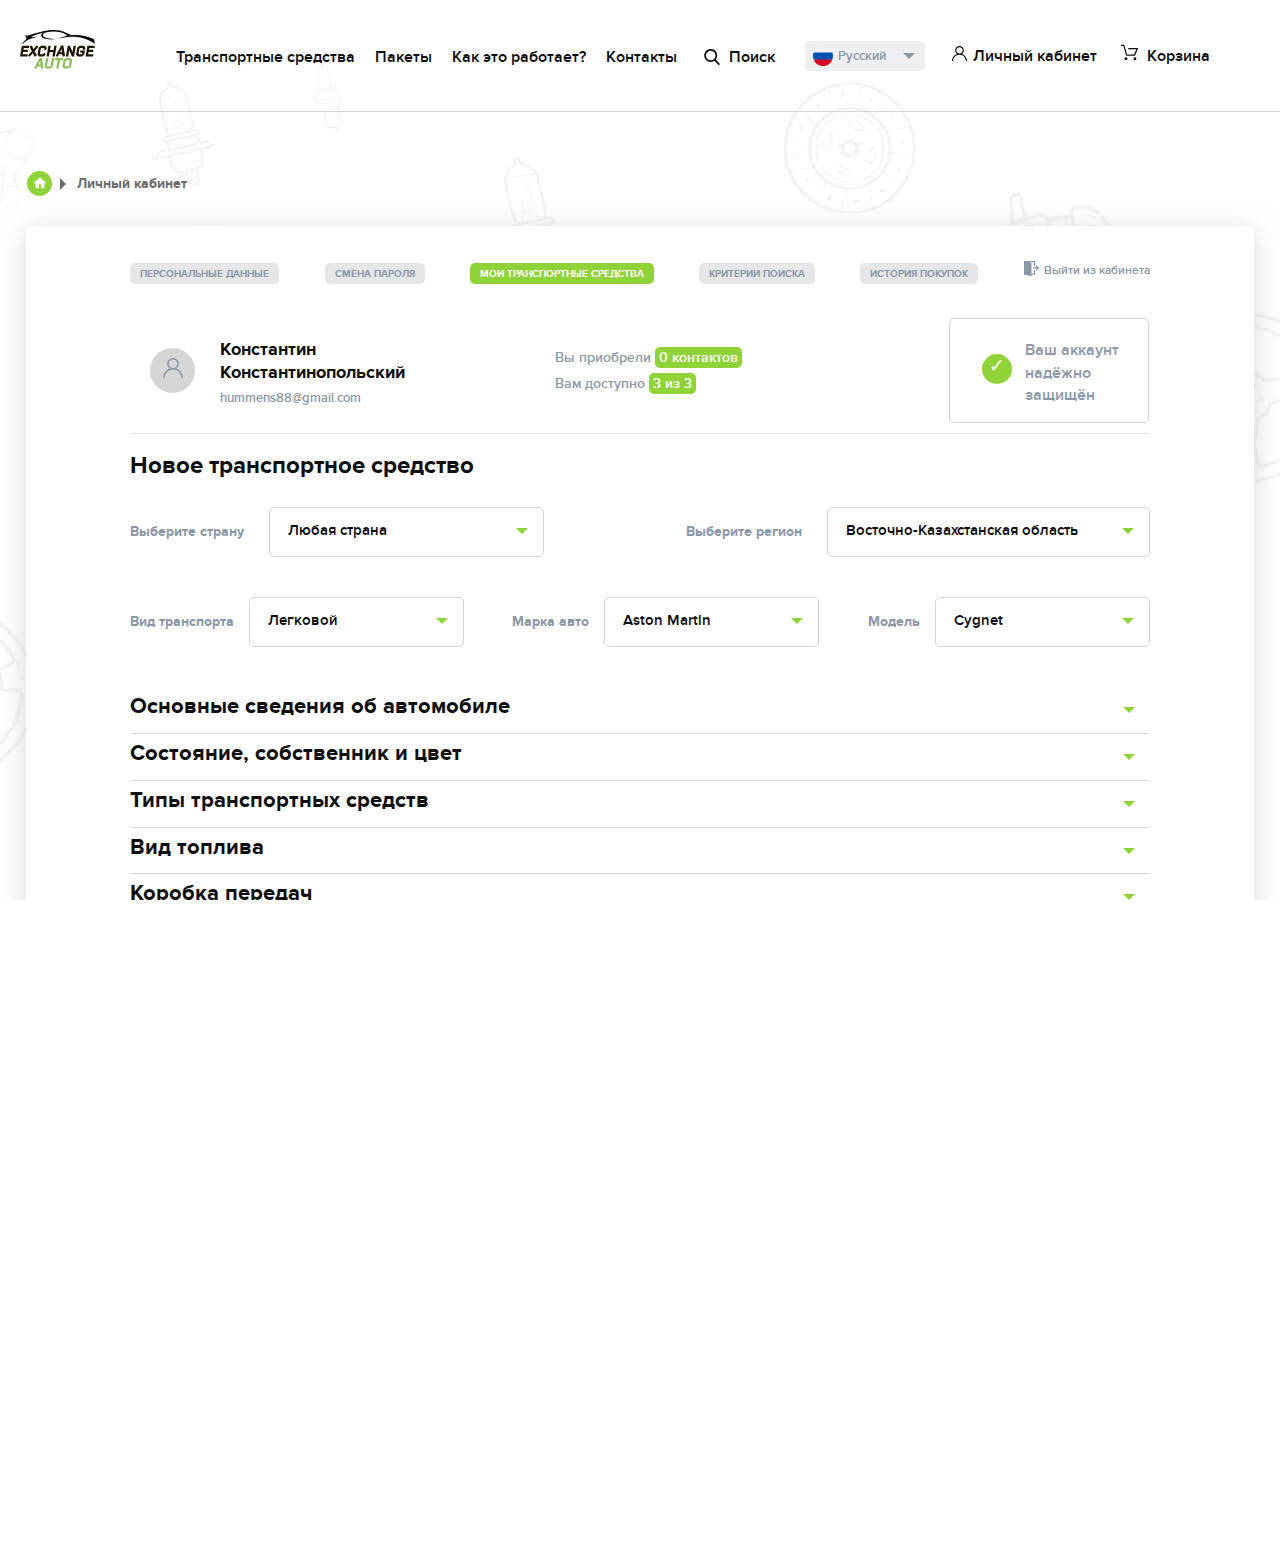
<file: docs/lk-add-transport.html>
<!DOCTYPE html>
<html lang="ru">
<head>
	<meta charset="UTF-8">
	<title>Changeauto</title>
	<meta name = "discription" content = "">
	<meta name = "keywords" content = "">
	<!-- Adaptive -->
	<meta name = "viewport" content = "width=device-width, initial-scale=1.0"/>
	<meta http-equiv="X-UA-Compatible" content="IE=edge"/> 
	<!-- Styles -->
	<link rel="stylesheet" href="css/main.css">
	<!-- Fonts -->
	<link rel="stylesheet" href="font/ProximaNova/stylesheet.css">
	<!-- Owl Caroucel -->
	<link rel="stylesheet" href="libs/Owl_carousel/owl.carousel.css">
	<link rel="stylesheet" href="libs/Owl_carousel/owl.theme.default.css">
	<!-- Slick Slider -->
	<link rel="stylesheet" href="libs/slick/slick.css">
	<link rel="stylesheet" href="libs/slick/slick-theme.css">
	<!-- Ui-slider-control -->	
	<link rel="stylesheet" href="libs/Ui_slider/jquery-ui.css">
	<!-- Nice Select -->
	<link rel="stylesheet" href="libs/NiceSelect/css/nice-select.css">
</head>
<body>
	<div class="wrapper">
		<div class="main-page">
			<div class="navigation">
				<div class="navigation_content container">
					<div class="logo-block">
						<a href="index.html" class = "logo-link">
							<svg 
								class = "logo-block_svg" viewBox="0 0 295.44 153.37"><defs>
								<style>.cls-1{fill:none;stroke:#000;stroke-width:0.52px;}
								.cls-2{fill:#201600;}.cls-3{fill:#8cbf5c;}
								</style></defs><path d="M25.17,24.69C155.72-19.24,160.81,6.78,203.1,20.49L187,23.32c-37.7-38.79-148.9-1.72-143.45,6.92Z"/><path class="cls-1" d="M25.17,24.69C155.72-19.24,160.81,6.78,203.1,20.49L187,23.32c-37.7-38.79-148.9-1.72-143.45,6.92Z"/><path d="M113.56,6s-30.94.3-30.13,16.57,51.82,13.67,51.82,13.67S91,35.39,90.18,21.08,127.37,3.39,127.37,3.39Z"/><path class="cls-1" d="M113.56,6s-30.94.3-30.13,16.57,51.82,13.67,51.82,13.67S91,35.39,90.18,21.08,127.37,3.39,127.37,3.39Z"/><path d="M295.06,54.6,291.33,36c-58.78-25.69-100.43-17.29-139.06-2.9C201,22.82,249.06,21.76,295.06,54.6Z"/><path class="cls-1" d="M295.06,54.6,291.33,36c-58.78-25.69-100.43-17.29-139.06-2.9C201,22.82,249.06,21.76,295.06,54.6Z"/><path d="M18.86,21C37.22,37.44,13.48,41.59,8.78,55.66c28.09-26.79,38-19.17,57-28.75C37.13,32.65,34.41,23,18.86,21Z"/><path class="cls-1" d="M18.86,21C37.22,37.44,13.48,41.59,8.78,55.66c28.09-26.79,38-19.17,57-28.75C37.13,32.65,34.41,23,18.86,21Z"/><path class="cls-2" d="M7.4,62.16H36.58L35,70.74H15L13.79,78H31.31l-1.54,8.59H12.25l-1.6,9h20l-1.48,8.58H0Z"/><path class="cls-2" d="M52.85,73.52l.3,2.25h.23l1.13-2.25,11-12.84,6.86,5.39L57.59,83.29l9,16.87-8.7,5.5-6.8-12.72-.3-2.25h-.24l-1.12,2.25L38.11,105.66l-6.8-5.5,15-16.87L37.58,66.07l8.76-5.39Z"/><path class="cls-2" d="M96.71,89.92l5.15,6.27-9.36,8H75l-6.27-7.57,4.74-26.87,8.93-7.58H99.49l6.21,7.58-1.36,7.81H95.17l.77-4.44-2-2.37H84.81L82,73.11,78.48,93.23l2,2.37H90Z"/><path class="cls-2" d="M135.12,62.16h9.17l-7.4,42h-9.17l3-17H116.77l-3,17h-9.18l7.4-42h9.18l-2.9,16.45h13.91Z"/><path class="cls-2" d="M170.74,61l6.69,41.49-9.17,2.9L166.72,96H153.4l-4.56,9.41-8.11-2.9L162,61Zm-6.51,17.16V73.76H164l-1.54,4.38-5,9.83h8.4Z"/><path class="cls-2" d="M189.86,104.18h-9.18l7.4-42h8.23l9.88,22.08.83,3.9h.24l.06-4,3.9-22h9.18l-7.4,42h-8.23l-9.94-22.07L194,78.2h-.24l-.06,4Z"/><path class="cls-2" d="M244.48,93.23l.83-4.79h-9.05l1.3-7.4h18.23l-2.72,15.63-8.82,7.51H227.08l-6.27-7.57,4.73-26.87,8.94-7.58h17.11l6.21,7.58-1.36,7.81h-9.17l.77-4.44-2-2.37h-9.17l-2.78,2.37-3.56,20.12,2,2.37h9.17C242.71,94.77,243.48,94.12,244.48,93.23Z"/><path class="cls-2" d="M265.67,62.16h29.18l-1.54,8.58h-20L272.06,78h17.52L288,86.55H270.52l-1.6,9h20l-1.48,8.58H258.27Z"/><path class="cls-3" d="M86.07,109l6.69,41.49-9.18,2.9L82,144H68.73l-4.56,9.41-8.11-2.9L77.31,109Zm-6.51,17.16v-4.38h-.24l-1.54,4.38-5,9.83h8.41Z"/><path class="cls-3" d="M96.72,144.67l6.1-34.51H112l-5.5,31.07,2,2.37h9.17l2.79-2.37,5.5-31.07h9.17L129,144.67l-8.88,7.51H103Z"/><path class="cls-3" d="M151.94,152.18h-9.18l5.86-33.44H137.08l1.54-8.58h32.26l-1.54,8.58H157.8Z"/><path class="cls-3" d="M199.05,110.16l6.87,7.46-4.74,27.11-9.53,7.45H174.07l-6.92-7.45,4.73-27.11,9.59-7.46Zm-5.21,8.58H183.6l-3.14,2.49-3.55,19.88,2.31,2.49h10.24l3.14-2.49,3.55-19.88Z"/>
							</svg>
						</a>
					</div>
					<div class="link-block">
						<ul class = "link-block_list">
							<li class = link-block_item><a class = "link-block_item-link" href="transport.html">Транспортные средства</a></li>
							<li class = link-block_item><a class = "link-block_item-link" href="package.html">Пакеты</a></li>
							<li class = link-block_item><a class = "link-block_item-link" href="how-to.html">Как это работает?</a></li>
							<li class = link-block_item><a class = "link-block_item-link" href="contact.html">Контакты</a></li>
						</ul>
					</div>
					<div class="contact-block">
						<div class="contact-search-block">
							<a class = "link-block_item-link link-search" href="search.html">
								<svg 
									class = "search-svg" enable-background="new 0 0 56.966 56.966" 
									viewBox="0 0 56.966 56.966"><path d="m55.146 51.887-13.558-14.101c3.486-4.144 5.396-9.358 5.396-14.786 0-12.682-10.318-23-23-23s-23 10.318-23 23 10.318 23 23 23c4.761 0 9.298-1.436 13.177-4.162l13.661 14.208c.571.593 1.339.92 2.162.92.779 0 1.518-.297 2.079-.837 1.192-1.147 1.23-3.049.083-4.242zm-31.162-45.887c9.374 0 17 7.626 17 17s-7.626 17-17 17-17-7.626-17-17 7.626-17 17-17z"/>
								</svg>
								<p class="text-none">Поиск</p>
							</a>
						</div>
						<div class="dropdown-wrap">
							<div class="dropdown" data-dropdown = "open">
								<div class="dropdown-head">
									<p class = "dropdown-text">
										<svg 
											class = "russian-svg" version="1.1" x="0px" y="0px"
											viewBox="0 0 512 512" style="enable-background:new 0 0 512 512;" xml:space="preserve">
											<circle style="fill:#F0F0F0;" cx="256" cy="256" r="256"/>
											<path style="fill:#0052B4;" d="M496.077,345.043C506.368,317.31,512,287.314,512,256s-5.632-61.31-15.923-89.043H15.923
											C5.633,194.69,0,224.686,0,256s5.633,61.31,15.923,89.043L256,367.304L496.077,345.043z"/>
											<path style="fill:#D80027;" d="M256,512c110.071,0,203.906-69.472,240.077-166.957H15.923C52.094,442.528,145.929,512,256,512z"/>
										</svg>
										Русский
									</p>
								</div>
								<div class="dropdown-body">
									<div class="dropdown-item-english">
										<p class = "dropdown-text">
											<svg 
												class = "english-svg" version="1.1" x="0px" y="0px"
												viewBox="0 0 512 512" style="enable-background:new 0 0 512 512;" xml:space="preserve">
												<circle style="fill:#F0F0F0;" cx="256" cy="256" r="256"/>
												<path style="fill:#D80027;" d="M244.87,256H512c0-23.106-3.08-45.49-8.819-66.783H244.87V256z"/>
												<path style="fill:#D80027;" d="M244.87,122.435h229.556c-15.671-25.572-35.708-48.175-59.07-66.783H244.87V122.435z"/>
												<path style="fill:#D80027;" d="M256,512c60.249,0,115.626-20.824,159.356-55.652H96.644C140.374,491.176,195.751,512,256,512z"/>
												<path style="fill:#D80027;" d="M37.574,389.565h436.852c12.581-20.529,22.338-42.969,28.755-66.783H8.819
												C15.236,346.596,24.993,369.036,37.574,389.565z"/>
												<path style="fill:#0052B4;" d="M118.584,39.978h23.329l-21.7,15.765l8.289,25.509l-21.699-15.765L85.104,81.252l7.16-22.037
												C73.158,75.13,56.412,93.776,42.612,114.552h7.475l-13.813,10.035c-2.152,3.59-4.216,7.237-6.194,10.938l6.596,20.301l-12.306-8.941
												c-3.059,6.481-5.857,13.108-8.372,19.873l7.267,22.368h26.822l-21.7,15.765l8.289,25.509l-21.699-15.765l-12.998,9.444
												C0.678,234.537,0,245.189,0,256h256c0-141.384,0-158.052,0-256C205.428,0,158.285,14.67,118.584,39.978z M128.502,230.4
												l-21.699-15.765L85.104,230.4l8.289-25.509l-21.7-15.765h26.822l8.288-25.509l8.288,25.509h26.822l-21.7,15.765L128.502,230.4z
												 M120.213,130.317l8.289,25.509l-21.699-15.765l-21.699,15.765l8.289-25.509l-21.7-15.765h26.822l8.288-25.509l8.288,25.509h26.822
												L120.213,130.317z M220.328,230.4l-21.699-15.765L176.93,230.4l8.289-25.509l-21.7-15.765h26.822l8.288-25.509l8.288,25.509h26.822
												l-21.7,15.765L220.328,230.4z M212.039,130.317l8.289,25.509l-21.699-15.765l-21.699,15.765l8.289-25.509l-21.7-15.765h26.822
												l8.288-25.509l8.288,25.509h26.822L212.039,130.317z M212.039,55.743l8.289,25.509l-21.699-15.765L176.93,81.252l8.289-25.509
												l-21.7-15.765h26.822l8.288-25.509l8.288,25.509h26.822L212.039,55.743z"/>
											</svg>
											English
										</p>
									</div>
									<div class="dropdown-item-deutch">
										<p class = "dropdown-text">
											<svg 
												class = "germany-svg" version="1.1" x="0px" y="0px"
												viewBox="0 0 512 512" style="enable-background:new 0 0 512 512;" xml:space="preserve">
												<path style="fill:#FFDA44;" d="M15.923,345.043C52.094,442.527,145.929,512,256,512s203.906-69.473,240.077-166.957L256,322.783
												L15.923,345.043z"/>
												<path d="M256,0C145.929,0,52.094,69.472,15.923,166.957L256,189.217l240.077-22.261C459.906,69.472,366.071,0,256,0z"/>
												<path style="fill:#D80027;" d="M15.923,166.957C5.633,194.69,0,224.686,0,256s5.633,61.31,15.923,89.043h480.155
												C506.368,317.31,512,287.314,512,256s-5.632-61.31-15.923-89.043H15.923z"/>
											</svg>
											Deutsch
										</p>
									</div>
								</div>
							</div>
						</div>
						<div class="user-block">
							<a href="lk-user-auth.html" class="user-link">
								<svg 
									class = "user-svg" version="1.1" x="0px" y="0px"
	 								viewBox="0 0 512 512" style="enable-background:new 0 0 512 512;" xml:space="preserve">
									<path d="M437.02,330.98c-27.883-27.882-61.071-48.523-97.281-61.018C378.521,243.251,404,198.548,404,148
									C404,66.393,337.607,0,256,0S108,66.393,108,148c0,50.548,25.479,95.251,64.262,121.962
									c-36.21,12.495-69.398,33.136-97.281,61.018C26.629,379.333,0,443.62,0,512h40c0-119.103,96.897-216,216-216s216,96.897,216,216
									h40C512,443.62,485.371,379.333,437.02,330.98z M256,256c-59.551,0-108-48.448-108-108S196.449,40,256,40
									c59.551,0,108,48.448,108,108S315.551,256,256,256z"/>
								</svg>
								<p class="text-none">Личный кабинет</p>
							</a>
						</div>
						<div class="backet-block">
							<!-- <div class="bascket-count">15</div> -->
							<a href="bascket.html" class="bascket-link">
								<svg 
									class = "bascket-svg" version="1.1" x="0px" y="0px"
									viewBox="0 0 459.529 459.529" style="enable-background:new 0 0 459.529 459.529;" xml:space="preserve">
									<path d="M17,55.231h48.733l69.417,251.033c1.983,7.367,8.783,12.467,16.433,12.467h213.35c6.8,0,12.75-3.967,15.583-10.2
									l77.633-178.5c2.267-5.383,1.7-11.333-1.417-16.15c-3.117-4.817-8.5-7.65-14.167-7.65H206.833c-9.35,0-17,7.65-17,17
									s7.65,17,17,17H416.5l-62.9,144.5H164.333L94.917,33.698c-1.983-7.367-8.783-12.467-16.433-12.467H17c-9.35,0-17,7.65-17,17
									S7.65,55.231,17,55.231z"/>
									<path d="M135.433,438.298c21.25,0,38.533-17.283,38.533-38.533s-17.283-38.533-38.533-38.533S96.9,378.514,96.9,399.764
									S114.183,438.298,135.433,438.298z"/>
									<path d="M376.267,438.298c0.85,0,1.983,0,2.833,0c10.2-0.85,19.55-5.383,26.35-13.317c6.8-7.65,9.917-17.567,9.35-28.05
									c-1.417-20.967-19.833-37.117-41.083-35.7c-21.25,1.417-37.117,20.117-35.7,41.083
									C339.433,422.431,356.15,438.298,376.267,438.298z"/>
								</svg>
								<p class="text-none">Корзина</p>
							</a>
						</div>
						<div class="burger-menu-button">
							<svg 
								class = "burger-svg" version="1.1" x="0px" y="0px"
								viewBox="0 0 50 50" style="enable-background:new 0 0 50 50;" xml:space="preserve">
								<rect y="2" width="50" height="4"/>
								<rect y="16" width="50" height="4"/>
								<rect y="30" width="50" height="4"/>
								<rect y="44" width="50" height="4"/>
							</svg>
						</div>
					</div>
				</div>
			</div>
			<!-- INNER-PAGE-WRAP -->
			<div class="wrap-inner-page container">
				<div class="inner-home-link-wrap lk-user">
					<a class = "inner-home-link" href="index.html">
						<div class="inner-home-icon">
							<svg 
								class = "home-icon-svg" version="1.1" x="0px" y="0px" width="25" height="25" viewBox="0 0 72.231 72.232" style="enable-background:new 0 0 72.231 72.232;" xml:space="preserve">
								<path d="M70.854,32.011L38.771,4.543c-0.1-0.085-0.209-0.149-0.314-0.223c-0.084-0.06-0.163-0.126-0.251-0.179
								c-0.123-0.072-0.252-0.127-0.381-0.187c-0.098-0.045-0.191-0.099-0.292-0.136c-0.123-0.045-0.25-0.07-0.376-0.104
								c-0.258-0.067-0.519-0.11-0.784-0.127c-0.086-0.005-0.171-0.021-0.257-0.021c-0.124,0-0.247,0.021-0.37,0.032
								c-0.119,0.011-0.239,0.013-0.357,0.034c-0.115,0.021-0.226,0.06-0.339,0.09c-0.124,0.033-0.249,0.061-0.37,0.105
								c-0.105,0.04-0.205,0.096-0.309,0.145c-0.121,0.058-0.244,0.111-0.36,0.181c-0.098,0.059-0.188,0.132-0.28,0.198
								c-0.089,0.064-0.184,0.118-0.268,0.19L1.377,32.011c-1.677,1.437-1.846,3.934-0.379,5.575c1.463,1.64,4.012,1.812,5.686,0.375
								l2.768-2.369v23.174c0,5.461,4.532,9.898,10.105,9.898h6.021c2.227,0,4.031-1.769,4.031-3.949V46.078
								c0-1.105,0.918-2.002,2.042-2.002h8.925c1.128,0,2.045,0.896,2.045,2.002v18.18c0,0.271,0.027,0.533,0.083,0.805l0.1,0.459
								c0.391,1.835,2.036,3.145,3.947,3.145h5.923c5.574,0,10.109-4.438,10.109-9.898V35.593l2.764,2.367
								c0.765,0.653,1.707,0.979,2.651,0.979c1.121,0,2.237-0.459,3.035-1.354C72.7,35.945,72.531,33.448,70.854,32.011z"/>
							</svg>
						</div>
					</a>
					<a href="#!" class="link-name-section">Личный кабинет</a>
				</div>
				<div class="lk-user-content my-transport add-transport">
					<div class="lk-user-content-wrap">
						<div class="lk-user-content-top-header">
							<a href="lk-user.html" class="lk-user-content-nav">персональные данные</a>
							<a href="lk-password.html" class="lk-user-content-nav">смена пароля</a>
							<a href="lk-my-transport.html" class="lk-user-content-nav  active">мои транспортные средства</a>
							<a href="lk-search.html" class="lk-user-content-nav">критерии поиска</a>
							<a href="lk-history.html" class="lk-user-content-nav">история покупок</a>
							<a href="index.html" class="lk-user-exit-link">
								<svg 
									class = "logout-icon-svg" version="1.1" x="0px" y="0px"
									viewBox="0 0 512 512" style="enable-background:new 0 0 512 512;" xml:space="preserve">
									<path d="M510.371,226.513c-1.088-2.603-2.645-4.971-4.629-6.955l-63.979-63.979c-8.341-8.32-21.824-8.32-30.165,0
									c-8.341,8.341-8.341,21.845,0,30.165l27.584,27.584H320.013c-11.797,0-21.333,9.557-21.333,21.333s9.536,21.333,21.333,21.333
									h119.168l-27.584,27.584c-8.341,8.341-8.341,21.845,0,30.165c4.16,4.181,9.621,6.251,15.083,6.251s10.923-2.069,15.083-6.251
									l63.979-63.979c1.984-1.963,3.541-4.331,4.629-6.955C512.525,237.606,512.525,231.718,510.371,226.513z"/>
									<path d="M362.68,298.667c-11.797,0-21.333,9.557-21.333,21.333v106.667h-85.333V85.333c0-9.408-6.187-17.728-15.211-20.437
									l-74.091-22.229h174.635v106.667c0,11.776,9.536,21.333,21.333,21.333s21.333-9.557,21.333-21.333v-128
									C384.013,9.557,374.477,0,362.68,0H21.347c-0.768,0-1.451,0.32-2.197,0.405c-1.003,0.107-1.92,0.277-2.88,0.512
									c-2.24,0.576-4.267,1.451-6.165,2.645c-0.469,0.299-1.045,0.32-1.493,0.661C8.44,4.352,8.376,4.587,8.205,4.715
									C5.88,6.549,3.939,8.789,2.531,11.456c-0.299,0.576-0.363,1.195-0.597,1.792c-0.683,1.621-1.429,3.2-1.685,4.992
									c-0.107,0.64,0.085,1.237,0.064,1.856c-0.021,0.427-0.299,0.811-0.299,1.237V448c0,10.176,7.189,18.923,17.152,20.907
									l213.333,42.667c1.387,0.299,2.795,0.427,4.181,0.427c4.885,0,9.685-1.685,13.525-4.843c4.928-4.053,7.808-10.091,7.808-16.491
									v-21.333H362.68c11.797,0,21.333-9.557,21.333-21.333V320C384.013,308.224,374.477,298.667,362.68,298.667z"/>
								</svg>
								Выйти из кабинета
							</a>
						</div>
						<div class="lk-user-content-bottom-header">
							<div class="lk-user-bottom-header-item-user">
								<div class="lk-user-bottom-header-user-left">
									<div class="lk-user-bottom-header-user-photo">
										<svg 
											class = "user-icon-svg" version="1.1" x="0px" y="0px"
											viewBox="0 0 512 512" style="enable-background:new 0 0 512 512;" xml:space="preserve">
											<path d="M437.02,330.98c-27.883-27.882-61.071-48.523-97.281-61.018C378.521,243.251,404,198.548,404,148
											C404,66.393,337.607,0,256,0S108,66.393,108,148c0,50.548,25.479,95.251,64.262,121.962
											c-36.21,12.495-69.398,33.136-97.281,61.018C26.629,379.333,0,443.62,0,512h40c0-119.103,96.897-216,216-216s216,96.897,216,216
											h40C512,443.62,485.371,379.333,437.02,330.98z M256,256c-59.551,0-108-48.448-108-108S196.449,40,256,40
											c59.551,0,108,48.448,108,108S315.551,256,256,256z"/>
										</svg>
									</div>
								</div>
								<div class="lk-user-bottom-header-user-right">
									<p class="lk-user-bottom-header-user-name">Константин Константинопольский</p>
									<p class="lk-user-bottom-header-user-email">hummens88@gmail.com</p>
								</div>
							</div>
							<div class="lk-user-bottom-header-item-info">
								<p class="lk-user-bottom-header-info-text">Вы приобрели  <span class = "text-green-bg">0 контактов</span></p>
								<p class="lk-user-bottom-header-info-text">Вам доступно  <span class = "text-green-bg"> 3 из 3</span></p>
							</div>
							<div class="lk-user-bottom-header-item-accaunt">
								<div class="lk-user-bottom-header-your-accaunt">
									<p class="bottom-header-your-accaunt-text">Ваш аккаунт надёжно защищён</p>
								</div>
							</div>
						</div>
						<!-- ADD-TRANSPORT -->
						<div class="lk-search-content-block">
							<form class="lk-search-form">
								<div class="lk-search-form-main-title-wrap">
									<h3 class="lk-search-form-main-title">Новое транспортное средство</h3>
								</div>
								<div class="lk-head-search-form">
									<div class="lk-head-search-form-wrap add-transport">
										<div class="head-search-form-item add-transport">
											<p class="form-select-text lk-search">Выберите страну</p>
											<select class = "head-lk-search-select select-country">
												<option value="">Любая страна</option>
												<option value="">страна</option>
												<option value="">страна</option>
												<option value="">страна</option>
											</select>	
										</div>
										<div class="head-search-form-item add-transport">
											<p class="form-select-text lk-search-local">Выберите регион</p>
											<select class = "head-lk-search-select select-local">
												<option value="">Восточно-Казахстанская область</option>
												<option value="">область</option>
												<option value="">область</option>
												<option value="">область</option>
												<option value="">область</option>
												<option value="">область</option>
												<option value="">область</option>
											</select>	
										</div>
										<div class="head-search-form-item add-transport">
											<p class="form-select-text lk-search-transport">Вид транспорта</p>
											<select class = "head-lk-search-select select-transport">
												<option value="">Легковой</option>
												<option value="">транспорт</option>
												<option value="">транспорт</option>
												<option value="">транспорт</option>
											</select>
										</div>
										<div class="head-search-form-item add-transport">
											<p class="form-select-text lk-search-brand">Марка авто</p>
											<select class = "head-lk-search-select select-brand-auto">
												<option value="">Aston Martin</option>
												<option value="">авто</option>
												<option value="">авто</option>
												<option value="">авто</option>
											</select>
										</div>
										<div class="head-search-form-item add-transport">
											<p class="form-select-text lk-search-model">Модель</p>
											<select class = "head-lk-search-select select-model">
												<option value="">Cygnet</option>
												<option value="">Модель</option>
												<option value="">Модель</option>
												<option value="">Модель</option>
											</select>
										</div>
									</div>
								</div>
								<div class="form-section"  data-form-section = "open">
									<div class="form-section-head lk-search">
										<h3 class="lk-search-section-title-form">Основные сведения об автомобиле</h3>
									</div>
									<div class="section-body form-section-body info-car lk-search add-transport">
										<div class="add-transport-wrap-label">
											<div class="add-transport-item">
												<p class="form-select-text add-transport">Год выпуска</p>
												<select class = "head-lk-search-select select-model add">
													<option value="">Выберите из списка</option>
													<option value="">2003</option>
													<option value="">2002</option>
													<option value="">2001</option>
												</select>
											</div>
											<div class="add-transport-item">
												<p class="form-select-text lk-search-model">Мощность автомобиля</p>
												<select class = "head-lk-search-select select-model add-2">
													<option value="">Выберите из списка</option>
													<option value="">500</option>
													<option value="">300</option>
													<option value="">200</option>
												</select>
											</div>
											<div class="add-transport-item">
												<div class="lk-add-transport-radio">
													<input class = "lk-add-input" type="radio" name = "info" id = "radio-about-car" checked="checked">
													<label class = "lk-add-label" for = "radio-about-car">л.с</label>
												</div>
												<div class="lk-add-transport-radio">
													<input class = "lk-add-input" type="radio" name = "info" id = "radio-about-car-2">
													<label class = "lk-add-label" for = "radio-about-car-2">кВт</label>
												</div>
											</div> 
										</div>
										<div class="add-transport-wrap-label">
											<div class="add-transport-item">
												<p class="form-select-text add-transport-km">Пробег (км)</p>
												<input type="text" class = "input-left-add-transport" placeholder="Например, 180 000">
											</div>
											<div class="add-transport-item">
												<p class="form-select-text lk-search-model">Объем двигателя (cm<sup>3</sup>)</p>
												<input type="text" class = "input-right-add-transport" placeholder="Например, 1 500">
											</div>
										</div>
									</div>
								</div>
								<div class="form-section"  data-form-section = "open">
									<div class="form-section-head lk-search">
										<h3 class="section-title-form">Состояние, собственник и цвет</h3>
									</div>
									<div class="section-body form-section-body add-transport">
										<div class="wrap-radio-condition add-transport">
											<div class="add-transport-item-condition">
												<div class="lk-add-transport-radio">
													<input class = "lk-add-input" type="radio" name = "condition" id = "radio-about-car-3" checked="checked">
													<label class = "lk-add-label" for = "radio-about-car-3">Новые</label>
												</div>
												<div class="lk-add-transport-radio">
													<input class = "lk-add-input" type="radio" name = "condition" id = "radio-about-car-4">
													<label class = "lk-add-label" for = "radio-about-car-4">Подержанные</label>
												</div>
											</div> 
											<div class="add-transport-item-condition">
												<p class="form-select-text add-transport-owner">Собственник</p>
												<select class = "condition-select select-owner add-transport">
													<option value="">Частный собственник</option>
													<option value="">Другой собственник</option>
													<option value="">Другой собственник</option>
													<option value="">Другой собственник</option>
												</select>
											</div>
											<div class="checkbox-condition-items-block add-transport">
												<p class="form-select-text add-color-auto">Цвет</p>
												<select class = "condition-select select-color-auto add-transport">
													<option value="">Серебристый</option>
													<option value="">Черный</option>
													<option value="">Синий</option>
													<option value="">Белый</option>
												</select>
											</div>
										</div>
									</div>
								</div>
								<div class="form-section"  data-form-section = "open">
									<div class="form-section-head lk-search">
										<h3 class="section-title-form">Типы транспортных средств</h3>
									</div>
									<div class="section-body form-section-body add-transport-type">
										<div class="wrap-radio-type-car">
											<div class="lk-add-transport-radio type-car">
												<input class = "lk-add-input" type="radio" name = "type-car" id = "radio-about-car-5" checked="checked">
												<label class = "lk-add-label" for = "radio-about-car-5">Спортивный автомобиль/Купе</label>
											</div>
											<div class="lk-add-transport-radio type-car">
												<input class = "lk-add-input" type="radio" name = "type-car" id = "radio-about-car-6">
												<label class = "lk-add-label" for = "radio-about-car-6">Малолитражный автомобиль</label>
											</div>
											<div class="lk-add-transport-radio type-car">
												<input class = "lk-add-input" type="radio" name = "type-car" id = "radio-about-car-7">
												<label class = "lk-add-label" for = "radio-about-car-7">Минивэн/Микроавтобус</label>
											</div>
											<div class="lk-add-transport-radio type-car">
												<input class = "lk-add-input" type="radio" name = "type-car" id = "radio-about-car-8">
												<label class = "lk-add-label" for = "radio-about-car-8">Седан</label>
											</div>
											<div class="lk-add-transport-radio type-car">
												<input class = "lk-add-input" type="radio" name = "type-car" id = "radio-about-car-9">
												<label class = "lk-add-label" for = "radio-about-car-9">Универсал</label>
											</div>
											<div class="lk-add-transport-radio type-car">
												<input class = "lk-add-input" type="radio" name = "type-car" id = "radio-about-car-10">
												<label class = "lk-add-label" for = "radio-about-car-10">Внедорожник/Пикап</label>
											</div>
											<div class="lk-add-transport-radio type-car">
												<input class = "lk-add-input" type="radio" name = "type-car" id = "radio-about-car-11">
												<label class = "lk-add-label" for = "radio-about-car-11">Хэтчбек</label>
											</div>
											<div class="lk-add-transport-radio type-car">
												<input class = "lk-add-input" type="radio" name = "type-car" id = "radio-about-car-12">
												<label class = "lk-add-label" for = "radio-about-car-12">Кабриолет/Родстер</label>
											</div>
											<div class="lk-add-transport-radio type-car">
												<input class = "lk-add-input" type="radio" name = "type-car" id = "radio-about-car-13">
												<label class = "lk-add-label" for = "radio-about-car-13">Другое</label>
											</div>
										</div>
									</div>
								</div>
								<div class="form-section"  data-form-section = "open">
									<div class="form-section-head lk-search">
										<h3 class="section-title-form">Вид топлива</h3>
									</div>
									<div class="section-body form-section-body add-transport-fuel">
										<div class="wrap-radio-fuel add">
											<div class="lk-add-transport-radio type-car">
												<input class = "lk-add-input" type="radio" name = "fuel" id = "radio-about-car-14" checked = "checked">
												<label class = "lk-add-label" for = "radio-about-car-14">Бензин</label>
											</div>
											<div class="lk-add-transport-radio type-car">
												<input class = "lk-add-input" type="radio" name = "fuel" id = "radio-about-car-15">
												<label class = "lk-add-label" for = "radio-about-car-15">Дизель</label>
											</div>
											<div class="lk-add-transport-radio type-car">
												<input class = "lk-add-input" type="radio" name = "fuel" id = "radio-about-car-16">
												<label class = "lk-add-label" for = "radio-about-car-16">Электрический</label>
											</div>
											<div class="lk-add-transport-radio type-car">
												<input class = "lk-add-input" type="radio" name = "fuel" id = "radio-about-car-17">
												<label class = "lk-add-label" for = "radio-about-car-17">Гибрид (бензин/электро)</label>
											</div>
											<div class="lk-add-transport-radio type-car">
												<input class = "lk-add-input" type="radio" name = "fuel" id = "radio-about-car-18">
												<label class = "lk-add-label" for = "radio-about-car-18">Гибрид (дизель/электро)</label>
											</div>
											<div class="lk-add-transport-radio type-car">
												<input class = "lk-add-input" type="radio" name = "fuel" id = "radio-about-car-19">
												<label class = "lk-add-label" for = "radio-about-car-19">Сжиженный нефтяной газ</label>
											</div>
											<div class="lk-add-transport-radio type-car">
												<input class = "lk-add-input" type="radio" name = "fuel" id = "radio-about-car-20">
												<label class = "lk-add-label" for = "radio-about-car-20">Сжатый природный газ</label>
											</div>
											<div class="lk-add-transport-radio type-car">
												<input class = "lk-add-input" type="radio" name = "fuel" id = "radio-about-car-21">
												<label class = "lk-add-label" for = "radio-about-car-21">Другое</label>
											</div>
										</div>
									</div>
								</div>
								<div class="form-section"  data-form-section = "open">
									<div class="form-section-head lk-search">
										<h3 class="section-title-form">Коробка передач</h3>
									</div>
									<div class="section-body form-section-body add-transport-transmition">
										<div class="wrap-radio-transmition">
											<div class="lk-add-transport-radio type-car">
												<input class = "lk-add-input" type="radio" name = "transmition" id = "radio-about-car-22" checked="checked">
												<label class = "lk-add-label" for = "radio-about-car-22">Механическая КП</label>
											</div>
											<div class="lk-add-transport-radio type-car">
												<input class = "lk-add-input" type="radio" name = "transmition" id = "radio-about-car-23">
												<label class = "lk-add-label" for = "radio-about-car-23">Полуавтоматическая КП</label>
											</div>
											<div class="lk-add-transport-radio type-car">
												<input class = "lk-add-input" type="radio" name = "transmition" id = "radio-about-car-24">
												<label class = "lk-add-label" for = "radio-about-car-24">Автоматическая КП</label>
											</div>
										</div>
									</div>
								</div>
								<div class="form-section"  data-form-section = "open">
									<div class="form-section-head lk-search">
										<h3 class="section-title-form">Безопасность</h3>
									</div>
									<div class="section-body form-section-body add-transport-option">
										<div class="wrap-checkbox-comfort option">
											<div class="checkbox-comfort-items-block">
												<div class="lk-add-transport-radio option">
													<input type="checkbox" class = "lk-add-input" id = "checkbox-option-add" checked="checked">
													<label class = "lk-add-label" for = "checkbox-option-add">Антиблокировочная тормозная система (ABS)</label>
												</div>
												<div class="lk-add-transport-radio option">
													<input type="checkbox" class = "lk-add-input" id = "checkbox-option-add-2">
													<label class = "lk-add-label" for = "checkbox-option-add-2">Антипробуксовочная система (TCS, ASR, TRC)</label>
												</div>
												<div class="lk-add-transport-radio option">
													<input type="checkbox" class = "lk-add-input" id = "checkbox-option-add-3">
													<label class = "lk-add-label" for = "checkbox-option-add-3">Боковые подушки безопасности</label>
												</div>
												<div class="lk-add-transport-radio option">
													<input type="checkbox" class = "lk-add-input" id = "checkbox-option-add-4">
													<label class = "lk-add-label" for = "checkbox-option-add-4">Всесезонные шины</label>
												</div>
												<div class="lk-add-transport-radio option">
													<input type="checkbox" class = "lk-add-input" id = "checkbox-option-add-5">
													<label class = "lk-add-label" for = "checkbox-option-add-5">Датчик дождя</label>
												</div>
												<div class="lk-add-transport-radio option">
													<input type="checkbox" class = "lk-add-input" id = "checkbox-option-add-6">
													<label class = "lk-add-label" for = "checkbox-option-add-6">Датчик парковки</label>
												</div>
												<div class="lk-add-transport-radio option">
													<input type="checkbox" class = "lk-add-input" id = "checkbox-option-add-7">
													<label class = "lk-add-label" for = "checkbox-option-add-7">Датчик света</label>
												</div>
												<div class="lk-add-transport-radio option">
													<input type="checkbox" class = "lk-add-input" id = "checkbox-option-add-8">
													<label class = "lk-add-label" for = "checkbox-option-add-8">Шторки безопасности</label>
												</div>
											</div>
											<div class="checkbox-comfort-items-block">
												<div class="lk-add-transport-radio option">
													<input type="checkbox" class = "lk-add-input" id = "checkbox-option-add-9">
													<label class = "lk-add-label" for = "checkbox-option-add-9">Зимние шины</label>
												</div>
												<div class="lk-add-transport-radio option">
													<input type="checkbox" class = "lk-add-input" id = "checkbox-option-add-10">
													<label class = "lk-add-label" for = "checkbox-option-add-10">Ксеноновые фары</label>
												</div>
												<div class="lk-add-transport-radio option">
													<input type="checkbox" class = "lk-add-input" id = "checkbox-option-add-11">
													<label class = "lk-add-label" for = "checkbox-option-add-11">Легкосплавные колесные диски</label>
												</div>
												<div class="lk-add-transport-radio option">
													<input type="checkbox" class = "lk-add-input" id = "checkbox-option-add-12">
													<label class = "lk-add-label" for = "checkbox-option-add-12">Летние шины</label>
												</div>
												<div class="lk-add-transport-radio option">
													<input type="checkbox" class = "lk-add-input" id = "checkbox-option-add-13">
													<label class = "lk-add-label" for = "checkbox-option-add-13">Многофункциональный руль</label>
												</div>
												<div class="lk-add-transport-radio option">
													<input type="checkbox" class = "lk-add-input" id = "checkbox-option-add-14">
													<label class = "lk-add-label" for = "checkbox-option-add-14">Омыватель фар</label>
												</div>
												<div class="lk-add-transport-radio option">
													<input type="checkbox" class = "lk-add-input" id = "checkbox-option-add-15">
													<label class = "lk-add-label" for = "checkbox-option-add-15">Подушка безопасности водителя</label>
												</div>
											</div>
											<div class="checkbox-comfort-items-block">
												<div class="lk-add-transport-radio option">
													<input type="checkbox" class = "lk-add-input" id = "checkbox-option-add-16">
													<label class = "lk-add-label" for = "checkbox-option-add-16">Подушка безопасности пассажира</label>
												</div>
												<div class="lk-add-transport-radio option">
													<input type="checkbox" class = "lk-add-input" id = "checkbox-option-add-17">
													<label class = "lk-add-label" for = "checkbox-option-add-17">Противотуманные фары</label>
												</div>
												<div class="lk-add-transport-radio option">
													<input type="checkbox" class = "lk-add-input" id = "checkbox-option-add-18">
													<label class = "lk-add-label" for = "checkbox-option-add-18">Усилитель руля</label>
												</div>
												<div class="lk-add-transport-radio option">
													<input type="checkbox" class = "lk-add-input" id = "checkbox-option-add-19">
													<label class = "lk-add-label" for = "checkbox-option-add-19">Противоугонная сигнализация</label>
												</div>
												<div class="lk-add-transport-radio option">
													<input type="checkbox" class = "lk-add-input" id = "checkbox-option-add-20">
													<label class = "lk-add-label" for = "checkbox-option-add-20">Противоугонное устройство</label>
												</div>
												<div class="lk-add-transport-radio option">
													<input type="checkbox" class = "lk-add-input" id = "checkbox-option-add-21">
													<label class = "lk-add-label" for = "checkbox-option-add-21">Система стабилизации (ESP, DSC, VDC, ESC)</label>
												</div>
												<div class="lk-add-transport-radio option">
													<input type="checkbox" class = "lk-add-input" id = "checkbox-option-add-22">
													<label class = "lk-add-label" for = "checkbox-option-add-22">Стальные колесные диски</label>
												</div>
											</div>
										</div>
									</div>
								</div>
								<div class="form-section"  data-form-section = "open">
									<div class="form-section-head lk-search">
										<h3 class="section-title-form">Комфорт</h3>
									</div>
									<div class="section-body form-section-body add-transport-comfort">
										<div class="wrap-checkbox-comfort">
											<div class="checkbox-comfort-items-block">
												<div class="lk-add-transport-radio comfort">
													<input type="checkbox" class = "lk-add-input" id = "checkbox-comfort-add-1" checked="checked">
													<label class = "lk-add-label" for = "checkbox-comfort-add-1">Аудио</label>
												</div>
												<div class="lk-add-transport-radio comfort">
													<input type="checkbox" class = "lk-add-input" id = "checkbox-comfort-add-2">
													<label class = "lk-add-label" for = "checkbox-comfort-add-2">Бортовой компьютер</label>
												</div>
												<div class="lk-add-transport-radio comfort">
													<input type="checkbox" class = "lk-add-input" id = "checkbox-comfort-add-3">
													<label class = "lk-add-label" for = "checkbox-comfort-add-3">Велюровый салон</label>
												</div>
												<div class="lk-add-transport-radio comfort">
													<input type="checkbox" class = "lk-add-input" id = "checkbox-comfort-add-4">
													<label class = "lk-add-label" for = "checkbox-comfort-add-4">Климат-контроль</label>
												</div>
												<div class="lk-add-transport-radio comfort">
													<input type="checkbox" class = "lk-add-input" id = "checkbox-comfort-add-5">
													<label class = "lk-add-label" for = "checkbox-comfort-add-5">Кожаный салон</label>
												</div>
												<div class="lk-add-transport-radio comfort">
													<input type="checkbox" class = "lk-add-input" id = "checkbox-comfort-add-6">
													<label class = "lk-add-label" for = "checkbox-comfort-add-6">Кондиционер</label>
												</div>
												<div class="lk-add-transport-radio comfort">
													<input type="checkbox" class = "lk-add-input" id = "checkbox-comfort-add-7">
													<label class = "lk-add-label" for = "checkbox-comfort-add-7">Круиз-контроль</label>
												</div>
												<div class="lk-add-transport-radio comfort">
													<input type="checkbox" class = "lk-add-input" id = "checkbox-comfort-add-8">
													<label class = "lk-add-label" for = "checkbox-comfort-add-8">Люк</label>
												</div>
											</div>
											<div class="checkbox-comfort-items-block">
												<div class="lk-add-transport-radio comfort">
													<input type="checkbox" class = "lk-add-input" id = "checkbox-comfort-add-9">
													<label class = "lk-add-label" for = "checkbox-comfort-add-9">Навигационная система / tvd/dvd система</label>
												</div>
												<div class="lk-add-transport-radio comfort">
													<input type="checkbox" class = "lk-add-input" id = "checkbox-comfort-add-11">
													<label class = "lk-add-label" for = "checkbox-comfort-add-11">Обивка салона ткань</label>
												</div>
												<div class="lk-add-transport-radio comfort">
													<input type="checkbox" class = "lk-add-input" id = "checkbox-comfort-add-12">
													<label class = "lk-add-label" for = "checkbox-comfort-add-12">Подогрев боковых зеркал</label>
												</div>
												<div class="lk-add-transport-radio comfort">
													<input type="checkbox" class = "lk-add-input" id = "checkbox-comfort-add-13">
													<label class = "lk-add-label" for = "checkbox-comfort-add-13">Подогрев передних сидений</label>
												</div>
												<div class="lk-add-transport-radio comfort">
													<input type="checkbox" class = "lk-add-input" id = "checkbox-comfort-add-14">
													<label class = "lk-add-label" for = "checkbox-comfort-add-14">Регулируемая по вылету рулевая колонка</label>
												</div>
												<div class="lk-add-transport-radio comfort">
													<input type="checkbox" class = "lk-add-input" id = "checkbox-comfort-add-15">
													<label class = "lk-add-label" for = "checkbox-comfort-add-15">Регулируемая по высоте рулевая колонка</label>
												</div>
												<div class="lk-add-transport-radio comfort">
													<input type="checkbox" class = "lk-add-input" id = "checkbox-comfort-add-16">
													<label class = "lk-add-label" for = "checkbox-comfort-add-16">Тонированные стекла</label>
												</div>
											</div>
											<div class="checkbox-comfort-items-block">
												<div class="lk-add-transport-radio comfort">
													<input type="checkbox" class = "lk-add-input" id = "checkbox-comfort-add-17">
													<label class = "lk-add-label" for = "checkbox-comfort-add-17">Усилитель руля</label>
												</div>
												<div class="lk-add-transport-radio comfort">
													<input type="checkbox" class = "lk-add-input" id = "checkbox-comfort-add-18">
													<label class = "lk-add-label" for = "checkbox-comfort-add-18">Центральный замок</label>
												</div>
												<div class="lk-add-transport-radio comfort">
													<input type="checkbox" class = "lk-add-input" id = "checkbox-comfort-add-19">
													<label class = "lk-add-label" for = "checkbox-comfort-add-19">Электрорегулировка боковых зеркал</label>
												</div>
												<div class="lk-add-transport-radio comfort">
													<input type="checkbox" class = "lk-add-input" id = "checkbox-comfort-add-20">
													<label class = "lk-add-label" for = "checkbox-comfort-add-20">Электрорегулировка водительского сиденья</label>
												</div>
												<div class="lk-add-transport-radio comfort">
													<input type="checkbox" class = "lk-add-input" id = "checkbox-comfort-add-21">
													<label class = "lk-add-label" for = "checkbox-comfort-add-21">Электрорегулировка пассажирского сиденья</label>
												</div>
												<div class="lk-add-transport-radio comfort">
													<input type="checkbox" class = "lk-add-input" id = "checkbox-comfort-add-22">
													<label class = "lk-add-label" for = "checkbox-comfort-add-22">Электростеклоподъемники</label>
												</div>
											</div>
										</div>
									</div>
								</div>
								<div class="form-section lk-add-transport">
									<div class="section-body">
										<div class="wrap-checkbox-other-parameters">
											<div class="other-parameters-select-wrap">
												<p class="other-parameters-select-text">Условия обмена</p>
												<select class = "other-parameters-select-box lk-search-select">
													<option value="">Готов доплатить</option>
													<option value="">Готов доплатить</option>
													<option value="">Готов доплатить</option>
													<option value="">Готов доплатить</option>
												</select>
											</div>
											<div class="lk-add-transport-radio other-parameters">
												<input type="checkbox" class = "lk-add-input" id = "checkbox-other-parameters">
												<label class = "lk-add-label other-parameters" for = "checkbox-other-parameters">Транспорт с повреждениями</label>
											</div>
										</div>
									</div>
								</div>
								<div class="form-section"  data-form-section = "open">
									<div class="form-section-head lk-search">
										<h3 class="section-title-form">Добавьте фотографии автомобиля</h3>
									</div>
									<div class="section-body form-section-body add-photo">
										<div class="block-add-photo-car">
											<a href="#" class="button-add-photo">+</a>
											<div class="block-text-add-photo">
												<p class="add-photo-text-top">Загрузить фото</p>
												<p class="add-photo-text-bottom">Максимум 6 штук</p>
											</div>
											<div class="add-photo-item"></div>
											<div class="add-photo-item"></div>
											<div class="add-photo-item"></div>
											<div class="add-photo-item"></div>
											<div class="add-photo-item"></div>
											<div class="add-photo-item"></div>
										</div>
									</div>
								</div>
								<div class="search-form-footer lk-search add-transport">
									<a href="#!" class="search-form-footer-reset">сбросить все параметры</a>
									<a href="lk-my-transport.html" class="lk-add-transport-button">добавить транспорт</a>
									<!-- <button class = "lk-add-transport-button" type = "submit">добавить транспорт</button> -->
								</div>
							</form>
						</div>
						<!-- ADD-TRANSPORT END-->
					</div>
				</div>	
			</div>
		</div>
		<!-- FOOTER -->
		<footer class="footer">
			<div class="footer-navigation">
				<div class="footer-navigation_content container">
					<div class="footer-logo-block">
						<a href="index.html" class = "logo-link">
							<svg 
								class = "logo-block_svg" viewBox="0 0 295.44 153.37"><defs>
								<style>.cls-1{fill:none;stroke:#000;stroke-width:0.52px;}
								.cls-2{fill:#201600;}.cls-3{fill:#8cbf5c;}
								</style></defs><path d="M25.17,24.69C155.72-19.24,160.81,6.78,203.1,20.49L187,23.32c-37.7-38.79-148.9-1.72-143.45,6.92Z"/><path class="cls-1" d="M25.17,24.69C155.72-19.24,160.81,6.78,203.1,20.49L187,23.32c-37.7-38.79-148.9-1.72-143.45,6.92Z"/><path d="M113.56,6s-30.94.3-30.13,16.57,51.82,13.67,51.82,13.67S91,35.39,90.18,21.08,127.37,3.39,127.37,3.39Z"/><path class="cls-1" d="M113.56,6s-30.94.3-30.13,16.57,51.82,13.67,51.82,13.67S91,35.39,90.18,21.08,127.37,3.39,127.37,3.39Z"/><path d="M295.06,54.6,291.33,36c-58.78-25.69-100.43-17.29-139.06-2.9C201,22.82,249.06,21.76,295.06,54.6Z"/><path class="cls-1" d="M295.06,54.6,291.33,36c-58.78-25.69-100.43-17.29-139.06-2.9C201,22.82,249.06,21.76,295.06,54.6Z"/><path d="M18.86,21C37.22,37.44,13.48,41.59,8.78,55.66c28.09-26.79,38-19.17,57-28.75C37.13,32.65,34.41,23,18.86,21Z"/><path class="cls-1" d="M18.86,21C37.22,37.44,13.48,41.59,8.78,55.66c28.09-26.79,38-19.17,57-28.75C37.13,32.65,34.41,23,18.86,21Z"/><path class="cls-2" d="M7.4,62.16H36.58L35,70.74H15L13.79,78H31.31l-1.54,8.59H12.25l-1.6,9h20l-1.48,8.58H0Z"/><path class="cls-2" d="M52.85,73.52l.3,2.25h.23l1.13-2.25,11-12.84,6.86,5.39L57.59,83.29l9,16.87-8.7,5.5-6.8-12.72-.3-2.25h-.24l-1.12,2.25L38.11,105.66l-6.8-5.5,15-16.87L37.58,66.07l8.76-5.39Z"/><path class="cls-2" d="M96.71,89.92l5.15,6.27-9.36,8H75l-6.27-7.57,4.74-26.87,8.93-7.58H99.49l6.21,7.58-1.36,7.81H95.17l.77-4.44-2-2.37H84.81L82,73.11,78.48,93.23l2,2.37H90Z"/><path class="cls-2" d="M135.12,62.16h9.17l-7.4,42h-9.17l3-17H116.77l-3,17h-9.18l7.4-42h9.18l-2.9,16.45h13.91Z"/><path class="cls-2" d="M170.74,61l6.69,41.49-9.17,2.9L166.72,96H153.4l-4.56,9.41-8.11-2.9L162,61Zm-6.51,17.16V73.76H164l-1.54,4.38-5,9.83h8.4Z"/><path class="cls-2" d="M189.86,104.18h-9.18l7.4-42h8.23l9.88,22.08.83,3.9h.24l.06-4,3.9-22h9.18l-7.4,42h-8.23l-9.94-22.07L194,78.2h-.24l-.06,4Z"/><path class="cls-2" d="M244.48,93.23l.83-4.79h-9.05l1.3-7.4h18.23l-2.72,15.63-8.82,7.51H227.08l-6.27-7.57,4.73-26.87,8.94-7.58h17.11l6.21,7.58-1.36,7.81h-9.17l.77-4.44-2-2.37h-9.17l-2.78,2.37-3.56,20.12,2,2.37h9.17C242.71,94.77,243.48,94.12,244.48,93.23Z"/><path class="cls-2" d="M265.67,62.16h29.18l-1.54,8.58h-20L272.06,78h17.52L288,86.55H270.52l-1.6,9h20l-1.48,8.58H258.27Z"/><path class="cls-3" d="M86.07,109l6.69,41.49-9.18,2.9L82,144H68.73l-4.56,9.41-8.11-2.9L77.31,109Zm-6.51,17.16v-4.38h-.24l-1.54,4.38-5,9.83h8.41Z"/><path class="cls-3" d="M96.72,144.67l6.1-34.51H112l-5.5,31.07,2,2.37h9.17l2.79-2.37,5.5-31.07h9.17L129,144.67l-8.88,7.51H103Z"/><path class="cls-3" d="M151.94,152.18h-9.18l5.86-33.44H137.08l1.54-8.58h32.26l-1.54,8.58H157.8Z"/><path class="cls-3" d="M199.05,110.16l6.87,7.46-4.74,27.11-9.53,7.45H174.07l-6.92-7.45,4.73-27.11,9.59-7.46Zm-5.21,8.58H183.6l-3.14,2.49-3.55,19.88,2.31,2.49h10.24l3.14-2.49,3.55-19.88Z"/>
							</svg>
						</a>
					</div>
					<div class="footer-link-block">
						<ul class = "footer-link-block_list">
							<li class = footer-link-block_item><a class = "footer-link-block_item-link" href="transport.html">Транспортные средства</a></li>
							<li class = footer-link-block_item><a class = "footer-link-block_item-link" href="package.html">Пакеты</a></li>
							<li class = footer-link-block_item><a class = "footer-link-block_item-link" href="how-to.html">Как это работает?</a></li>
							<li class = footer-link-block_item><a class = "footer-link-block_item-link" href="contact.html">Контакты</a></li>
						</ul>
						<div class="footer-dropdown-wrap">
							<div class="footer-dropdown" data-dropdown = "open">
								<div class="dropdown-head">
									<p class = "dropdown-text">
										<svg 
											class = "russian-svg" version="1.1" x="0px" y="0px"
											viewBox="0 0 512 512" style="enable-background:new 0 0 512 512;" xml:space="preserve">
											<circle style="fill:#F0F0F0;" cx="256" cy="256" r="256"/>
											<path style="fill:#0052B4;" d="M496.077,345.043C506.368,317.31,512,287.314,512,256s-5.632-61.31-15.923-89.043H15.923
											C5.633,194.69,0,224.686,0,256s5.633,61.31,15.923,89.043L256,367.304L496.077,345.043z"/>
											<path style="fill:#D80027;" d="M256,512c110.071,0,203.906-69.472,240.077-166.957H15.923C52.094,442.528,145.929,512,256,512z"/>
										</svg>
										Русский
									</p>
								</div>
								<div class="dropdown-body">
									<div class="dropdown-item-english">
										<p class = "dropdown-text">
											<svg 
												class = "english-svg" version="1.1" x="0px" y="0px"
												viewBox="0 0 512 512" style="enable-background:new 0 0 512 512;" xml:space="preserve">
												<circle style="fill:#F0F0F0;" cx="256" cy="256" r="256"/>
												<path style="fill:#D80027;" d="M244.87,256H512c0-23.106-3.08-45.49-8.819-66.783H244.87V256z"/>
												<path style="fill:#D80027;" d="M244.87,122.435h229.556c-15.671-25.572-35.708-48.175-59.07-66.783H244.87V122.435z"/>
												<path style="fill:#D80027;" d="M256,512c60.249,0,115.626-20.824,159.356-55.652H96.644C140.374,491.176,195.751,512,256,512z"/>
												<path style="fill:#D80027;" d="M37.574,389.565h436.852c12.581-20.529,22.338-42.969,28.755-66.783H8.819
												C15.236,346.596,24.993,369.036,37.574,389.565z"/>
												<path style="fill:#0052B4;" d="M118.584,39.978h23.329l-21.7,15.765l8.289,25.509l-21.699-15.765L85.104,81.252l7.16-22.037
												C73.158,75.13,56.412,93.776,42.612,114.552h7.475l-13.813,10.035c-2.152,3.59-4.216,7.237-6.194,10.938l6.596,20.301l-12.306-8.941
												c-3.059,6.481-5.857,13.108-8.372,19.873l7.267,22.368h26.822l-21.7,15.765l8.289,25.509l-21.699-15.765l-12.998,9.444
												C0.678,234.537,0,245.189,0,256h256c0-141.384,0-158.052,0-256C205.428,0,158.285,14.67,118.584,39.978z M128.502,230.4
												l-21.699-15.765L85.104,230.4l8.289-25.509l-21.7-15.765h26.822l8.288-25.509l8.288,25.509h26.822l-21.7,15.765L128.502,230.4z
												 M120.213,130.317l8.289,25.509l-21.699-15.765l-21.699,15.765l8.289-25.509l-21.7-15.765h26.822l8.288-25.509l8.288,25.509h26.822
												L120.213,130.317z M220.328,230.4l-21.699-15.765L176.93,230.4l8.289-25.509l-21.7-15.765h26.822l8.288-25.509l8.288,25.509h26.822
												l-21.7,15.765L220.328,230.4z M212.039,130.317l8.289,25.509l-21.699-15.765l-21.699,15.765l8.289-25.509l-21.7-15.765h26.822
												l8.288-25.509l8.288,25.509h26.822L212.039,130.317z M212.039,55.743l8.289,25.509l-21.699-15.765L176.93,81.252l8.289-25.509
												l-21.7-15.765h26.822l8.288-25.509l8.288,25.509h26.822L212.039,55.743z"/>
											</svg>
											English
										</p>
									</div>
									<div class="dropdown-item-deutch">
										<p class = "dropdown-text">
											<svg 
												class = "germany-svg" version="1.1" x="0px" y="0px"
												viewBox="0 0 512 512" style="enable-background:new 0 0 512 512;" xml:space="preserve">
												<path style="fill:#FFDA44;" d="M15.923,345.043C52.094,442.527,145.929,512,256,512s203.906-69.473,240.077-166.957L256,322.783
												L15.923,345.043z"/>
												<path d="M256,0C145.929,0,52.094,69.472,15.923,166.957L256,189.217l240.077-22.261C459.906,69.472,366.071,0,256,0z"/>
												<path style="fill:#D80027;" d="M15.923,166.957C5.633,194.69,0,224.686,0,256s5.633,61.31,15.923,89.043h480.155
												C506.368,317.31,512,287.314,512,256s-5.632-61.31-15.923-89.043H15.923z"/>
											</svg>
											Deutsch
										</p>
									</div>
								</div>
							</div>
						</div>
					</div>
					<div class="footer-contact-block">
						<div class="footer-user-block">
							<a href="lk-user-auth.html" class="footer-user-link footer-user-link--active">
								<svg 
									class = "user-svg user-svg--active" version="1.1" x="0px" y="0px"
	 								viewBox="0 0 512 512" style="enable-background:new 0 0 512 512;" xml:space="preserve">
									<path d="M437.02,330.98c-27.883-27.882-61.071-48.523-97.281-61.018C378.521,243.251,404,198.548,404,148
									C404,66.393,337.607,0,256,0S108,66.393,108,148c0,50.548,25.479,95.251,64.262,121.962
									c-36.21,12.495-69.398,33.136-97.281,61.018C26.629,379.333,0,443.62,0,512h40c0-119.103,96.897-216,216-216s216,96.897,216,216
									h40C512,443.62,485.371,379.333,437.02,330.98z M256,256c-59.551,0-108-48.448-108-108S196.449,40,256,40
									c59.551,0,108,48.448,108,108S315.551,256,256,256z"/>
								</svg>
								Личный кабинет
							</a>
						</div>
						<div class="footer-backet-block">
							<div class="bascket-count">15</div>
							<a href="bascket.html" class="footer-bascket-link">
								<svg 
									class = "bascket-svg" version="1.1" x="0px" y="0px"
									viewBox="0 0 459.529 459.529" style="enable-background:new 0 0 459.529 459.529;" xml:space="preserve">
									<path d="M17,55.231h48.733l69.417,251.033c1.983,7.367,8.783,12.467,16.433,12.467h213.35c6.8,0,12.75-3.967,15.583-10.2
									l77.633-178.5c2.267-5.383,1.7-11.333-1.417-16.15c-3.117-4.817-8.5-7.65-14.167-7.65H206.833c-9.35,0-17,7.65-17,17
									s7.65,17,17,17H416.5l-62.9,144.5H164.333L94.917,33.698c-1.983-7.367-8.783-12.467-16.433-12.467H17c-9.35,0-17,7.65-17,17
									S7.65,55.231,17,55.231z"/>
									<path d="M135.433,438.298c21.25,0,38.533-17.283,38.533-38.533s-17.283-38.533-38.533-38.533S96.9,378.514,96.9,399.764
									S114.183,438.298,135.433,438.298z"/>
									<path d="M376.267,438.298c0.85,0,1.983,0,2.833,0c10.2-0.85,19.55-5.383,26.35-13.317c6.8-7.65,9.917-17.567,9.35-28.05
									c-1.417-20.967-19.833-37.117-41.083-35.7c-21.25,1.417-37.117,20.117-35.7,41.083
									C339.433,422.431,356.15,438.298,376.267,438.298z"/>
								</svg>
								Корзина
							</a>
						</div>
						<div class="footer-search-block">
							<a class = "footer-link-search" href="search.html">
								<svg 
									class = "search-svg" enable-background="new 0 0 56.966 56.966" 
									viewBox="0 0 56.966 56.966"><path d="m55.146 51.887-13.558-14.101c3.486-4.144 5.396-9.358 5.396-14.786 0-12.682-10.318-23-23-23s-23 10.318-23 23 10.318 23 23 23c4.761 0 9.298-1.436 13.177-4.162l13.661 14.208c.571.593 1.339.92 2.162.92.779 0 1.518-.297 2.079-.837 1.192-1.147 1.23-3.049.083-4.242zm-31.162-45.887c9.374 0 17 7.626 17 17s-7.626 17-17 17-17-7.626-17-17 7.626-17 17-17z"/>
								</svg>
								<p class="text-none">Поиск</p>
							</a>
						</div>
					</div>
				</div>
			</div>
			<div class="footer-bottom-block container">
				<p class="footer-copy">Все права защищены © 2019</p>
				<a href="#!" class="footer-user-license">Пользовательское соглашение</a>
				<div class="footer-payment-card">
					<a href="#!" class="visa-card">
						<svg 
							class = "visa-svg" version="1.1" x="0px" y="0px"
							viewBox="0 0 512 512" style="enable-background:new 0 0 512 512;" xml:space="preserve">
							<path style="fill:#FFFFFF;" d="M512,402.281c0,16.716-13.55,30.267-30.265,30.267H30.265C13.55,432.549,0,418.997,0,402.281V109.717
							c0-16.716,13.55-30.266,30.265-30.266h451.47c16.716,0,30.265,13.551,30.265,30.266V402.281L512,402.281z"/>
							<path style="fill:#F79F1A;" d="M113.64,258.035l-12.022-57.671c-2.055-7.953-8.035-10.319-15.507-10.632H30.993l-0.491,2.635
							C73.431,202.774,101.836,227.88,113.64,258.035z"/>
							<polygon style="fill:#059BBF;" points="241.354,190.892 205.741,190.892 183.499,321.419 219.053,321.419 	"/>
							<path style="fill:#059BBF;" d="M135.345,321.288l56.01-130.307h-37.691l-34.843,89.028l-3.719-13.442
								c-6.83-16.171-26.35-39.446-49.266-54.098l31.85,108.863L135.345,321.288z"/>
							<path style="fill:#059BBF;" d="M342.931,278.75c0.132-14.819-9.383-26.122-29.887-35.458c-12.461-6.03-20.056-10.051-19.965-16.17
							c0-5.406,6.432-11.213,20.368-11.213c11.661-0.179,20.057,2.367,26.624,5.003l3.218,1.475l4.826-28.277
							c-7.059-2.637-18.094-5.451-31.895-5.451c-35.157,0-59.904,17.691-60.128,43.064c-0.224,18.763,17.692,29.216,31.181,35.469
							c13.847,6.374,18.493,10.453,18.404,16.171c-0.089,8.743-11.035,12.73-21.264,12.73c-14.25,0-21.8-1.965-33.509-6.843l-4.55-2.09
							l-4.998,29.249c8.303,3.629,23.668,6.801,39.618,6.933C318.361,323.342,342.663,305.876,342.931,278.75z"/>
							<path style="fill:#059BBF;" d="M385.233,301.855c4.065,0,40.382,0.045,45.566,0.045c1.072,4.545,4.333,19.565,4.333,19.565h33.011
							L439.33,191.027h-27.472c-8.533,0-14.874,2.323-18.628,10.809l-52.845,119.629h37.392
							C377.774,321.465,383.848,305.386,385.233,301.855z M409.622,238.645c-0.176,0.357,2.95-7.549,4.737-12.463l2.411,11.256
							c0,0,6.792,31.182,8.22,37.704h-29.528C398.411,267.638,409.622,238.645,409.622,238.645z"/>
							<path style="fill:#059BBF;" d="M481.735,79.451H30.265C13.55,79.451,0,93.001,0,109.717v31.412h512v-31.412
							C512,93.001,498.451,79.451,481.735,79.451z"/>
							<path style="fill:#F79F1A;" d="M481.735,432.549H30.265C13.55,432.549,0,418.998,0,402.283v-31.412h512v31.412
							C512,418.998,498.451,432.549,481.735,432.549z"/>
							<path style="opacity:0.15;fill:#202121;enable-background:new    ;" d="M21.517,402.281V109.717
							c0-16.716,13.551-30.266,30.267-30.266h-21.52C13.55,79.451,0,93.001,0,109.717v292.565c0,16.716,13.55,30.267,30.265,30.267h21.52
							C35.069,432.549,21.517,418.997,21.517,402.281z"/>
						</svg>
					</a>
					<a href="#!" class="master-card">
						<svg 
							class = "mastercard-svg" version="1.1" x="0px" y="0px"
							viewBox="0 0 504 504" style="enable-background:new 0 0 504 504;" xml:space="preserve">
							<path style="fill:#FFB600;" d="M504,252c0,83.2-67.2,151.2-151.2,151.2c-83.2,0-151.2-68-151.2-151.2l0,0
							c0-83.2,67.2-151.2,150.4-151.2C436.8,100.8,504,168.8,504,252L504,252z"/>
							<path style="fill:#F7981D;" d="M352.8,100.8c83.2,0,151.2,68,151.2,151.2l0,0c0,83.2-67.2,151.2-151.2,151.2
							c-83.2,0-151.2-68-151.2-151.2"/>
							<path style="fill:#FF8500;" d="M352.8,100.8c83.2,0,151.2,68,151.2,151.2l0,0c0,83.2-67.2,151.2-151.2,151.2"/>
							<path style="fill:#FF5050;" d="M149.6,100.8C67.2,101.6,0,168.8,0,252s67.2,151.2,151.2,151.2c39.2,0,74.4-15.2,101.6-39.2l0,0l0,0
							c5.6-4.8,10.4-10.4,15.2-16h-31.2c-4-4.8-8-10.4-11.2-15.2h53.6c3.2-4.8,6.4-10.4,8.8-16h-71.2c-2.4-4.8-4.8-10.4-6.4-16h83.2
							c4.8-15.2,8-31.2,8-48c0-11.2-1.6-21.6-3.2-32h-92.8c0.8-5.6,2.4-10.4,4-16h83.2c-1.6-5.6-4-11.2-6.4-16H216
							c2.4-5.6,5.6-10.4,8.8-16h53.6c-3.2-5.6-7.2-11.2-12-16h-29.6c4.8-5.6,9.6-10.4,15.2-15.2c-26.4-24.8-62.4-39.2-101.6-39.2
							C150.4,100.8,150.4,100.8,149.6,100.8z"/>
							<path style="fill:#E52836;" d="M0,252c0,83.2,67.2,151.2,151.2,151.2c39.2,0,74.4-15.2,101.6-39.2l0,0l0,0
							c5.6-4.8,10.4-10.4,15.2-16h-31.2c-4-4.8-8-10.4-11.2-15.2h53.6c3.2-4.8,6.4-10.4,8.8-16h-71.2c-2.4-4.8-4.8-10.4-6.4-16h83.2
							c4.8-15.2,8-31.2,8-48c0-11.2-1.6-21.6-3.2-32h-92.8c0.8-5.6,2.4-10.4,4-16h83.2c-1.6-5.6-4-11.2-6.4-16H216
							c2.4-5.6,5.6-10.4,8.8-16h53.6c-3.2-5.6-7.2-11.2-12-16h-29.6c4.8-5.6,9.6-10.4,15.2-15.2c-26.4-24.8-62.4-39.2-101.6-39.2h-0.8"/>
							<path style="fill:#CB2026;" d="M151.2,403.2c39.2,0,74.4-15.2,101.6-39.2l0,0l0,0c5.6-4.8,10.4-10.4,15.2-16h-31.2
							c-4-4.8-8-10.4-11.2-15.2h53.6c3.2-4.8,6.4-10.4,8.8-16h-71.2c-2.4-4.8-4.8-10.4-6.4-16h83.2c4.8-15.2,8-31.2,8-48
							c0-11.2-1.6-21.6-3.2-32h-92.8c0.8-5.6,2.4-10.4,4-16h83.2c-1.6-5.6-4-11.2-6.4-16H216c2.4-5.6,5.6-10.4,8.8-16h53.6
							c-3.2-5.6-7.2-11.2-12-16h-29.6c4.8-5.6,9.6-10.4,15.2-15.2c-26.4-24.8-62.4-39.2-101.6-39.2h-0.8"/>
							<path style="fill:#FFFFFF;" d="M204.8,290.4l2.4-13.6c-0.8,0-2.4,0.8-4,0.8c-5.6,0-6.4-3.2-5.6-4.8l4.8-28h8.8l2.4-15.2h-8l1.6-9.6
							h-16c0,0-9.6,52.8-9.6,59.2c0,9.6,5.6,13.6,12.8,13.6C199.2,292.8,203.2,291.2,204.8,290.4z"/>
							<path style="fill:#FFFFFF;" d="M210.4,264.8c0,22.4,15.2,28,28,28c12,0,16.8-2.4,16.8-2.4l3.2-15.2c0,0-8.8,4-16.8,4
							c-17.6,0-14.4-12.8-14.4-12.8H260c0,0,2.4-10.4,2.4-14.4c0-10.4-5.6-23.2-23.2-23.2C222.4,227.2,210.4,244.8,210.4,264.8z
							M238.4,241.6c8.8,0,7.2,10.4,7.2,11.2H228C228,252,229.6,241.6,238.4,241.6z"/>
							<path style="fill:#FFFFFF;" d="M340,290.4l3.2-17.6c0,0-8,4-13.6,4c-11.2,0-16-8.8-16-18.4c0-19.2,9.6-29.6,20.8-29.6
							c8,0,14.4,4.8,14.4,4.8l2.4-16.8c0,0-9.6-4-18.4-4c-18.4,0-36.8,16-36.8,46.4c0,20,9.6,33.6,28.8,33.6
							C331.2,292.8,340,290.4,340,290.4z"/>
							<path style="fill:#FFFFFF;" d="M116.8,227.2c-11.2,0-19.2,3.2-19.2,3.2L95.2,244c0,0,7.2-3.2,17.6-3.2c5.6,0,10.4,0.8,10.4,5.6
							c0,3.2-0.8,4-0.8,4s-4.8,0-7.2,0c-13.6,0-28.8,5.6-28.8,24c0,14.4,9.6,17.6,15.2,17.6c11.2,0,16-7.2,16.8-7.2l-0.8,6.4H132l6.4-44
							C138.4,228,122.4,227.2,116.8,227.2z M120,263.2c0,2.4-1.6,15.2-11.2,15.2c-4.8,0-6.4-4-6.4-6.4c0-4,2.4-9.6,14.4-9.6
							C119.2,263.2,120,263.2,120,263.2z"/>
							<path style="fill:#FFFFFF;" d="M153.6,292c4,0,24,0.8,24-20.8c0-20-19.2-16-19.2-24c0-4,3.2-5.6,8.8-5.6c2.4,0,11.2,0.8,11.2,0.8
							l2.4-14.4c0,0-5.6-1.6-15.2-1.6c-12,0-24,4.8-24,20.8c0,18.4,20,16.8,20,24c0,4.8-5.6,5.6-9.6,5.6c-7.2,0-14.4-2.4-14.4-2.4
							l-2.4,14.4C136,290.4,140,292,153.6,292z"/>
							<path style="fill:#FFFFFF;" d="M472.8,214.4l-3.2,21.6c0,0-6.4-8-15.2-8c-14.4,0-27.2,17.6-27.2,38.4c0,12.8,6.4,26.4,20,26.4
							c9.6,0,15.2-6.4,15.2-6.4l-0.8,5.6h16l12-76.8L472.8,214.4z M465.6,256.8c0,8.8-4,20-12.8,20c-5.6,0-8.8-4.8-8.8-12.8
							c0-12.8,5.6-20.8,12.8-20.8C462.4,243.2,465.6,247.2,465.6,256.8z"/>
							<path style="fill:#FFFFFF;" d="M29.6,291.2l9.6-57.6l1.6,57.6H52l20.8-57.6L64,291.2h16.8l12.8-76.8H67.2l-16,47.2l-0.8-47.2H27.2
							l-12.8,76.8H29.6z"/>
							<path style="fill:#FFFFFF;" d="M277.6,291.2c4.8-26.4,5.6-48,16.8-44c1.6-10.4,4-14.4,5.6-18.4c0,0-0.8,0-3.2,0
							c-7.2,0-12.8,9.6-12.8,9.6l1.6-8.8h-15.2L260,292h17.6V291.2z"/>
							<path style="fill:#FFFFFF;" d="M376.8,227.2c-11.2,0-19.2,3.2-19.2,3.2l-2.4,13.6c0,0,7.2-3.2,17.6-3.2c5.6,0,10.4,0.8,10.4,5.6
							c0,3.2-0.8,4-0.8,4s-4.8,0-7.2,0c-13.6,0-28.8,5.6-28.8,24c0,14.4,9.6,17.6,15.2,17.6c11.2,0,16-7.2,16.8-7.2l-0.8,6.4H392l6.4-44
							C399.2,228,382.4,227.2,376.8,227.2z M380.8,263.2c0,2.4-1.6,15.2-11.2,15.2c-4.8,0-6.4-4-6.4-6.4c0-4,2.4-9.6,14.4-9.6
							C380,263.2,380,263.2,380.8,263.2z"/>
							<path style="fill:#FFFFFF;" d="M412,291.2c4.8-26.4,5.6-48,16.8-44c1.6-10.4,4-14.4,5.6-18.4c0,0-0.8,0-3.2,0
							c-7.2,0-12.8,9.6-12.8,9.6l1.6-8.8h-15.2L394.4,292H412V291.2z"/>
							<path style="fill:#DCE5E5;" d="M180,279.2c0,9.6,5.6,13.6,12.8,13.6c5.6,0,10.4-1.6,12-2.4l2.4-13.6c-0.8,0-2.4,0.8-4,0.8
							c-5.6,0-6.4-3.2-5.6-4.8l4.8-28h8.8l2.4-15.2h-8l1.6-9.6"/>
							<path style="fill:#DCE5E5;" d="M218.4,264.8c0,22.4,7.2,28,20,28c12,0,16.8-2.4,16.8-2.4l3.2-15.2c0,0-8.8,4-16.8,4
							c-17.6,0-14.4-12.8-14.4-12.8H260c0,0,2.4-10.4,2.4-14.4c0-10.4-5.6-23.2-23.2-23.2C222.4,227.2,218.4,244.8,218.4,264.8z
							M238.4,241.6c8.8,0,10.4,10.4,10.4,11.2H228C228,252,229.6,241.6,238.4,241.6z"/>
							<path style="fill:#DCE5E5;" d="M340,290.4l3.2-17.6c0,0-8,4-13.6,4c-11.2,0-16-8.8-16-18.4c0-19.2,9.6-29.6,20.8-29.6
							c8,0,14.4,4.8,14.4,4.8l2.4-16.8c0,0-9.6-4-18.4-4c-18.4,0-28.8,16-28.8,46.4c0,20,1.6,33.6,20.8,33.6
							C331.2,292.8,340,290.4,340,290.4z"/>
							<path style="fill:#DCE5E5;" d="M95.2,244.8c0,0,7.2-3.2,17.6-3.2c5.6,0,10.4,0.8,10.4,5.6c0,3.2-0.8,4-0.8,4s-4.8,0-7.2,0
							c-13.6,0-28.8,5.6-28.8,24c0,14.4,9.6,17.6,15.2,17.6c11.2,0,16-7.2,16.8-7.2l-0.8,6.4H132l6.4-44c0-18.4-16-19.2-22.4-19.2
							M128,263.2c0,2.4-9.6,15.2-19.2,15.2c-4.8,0-6.4-4-6.4-6.4c0-4,2.4-9.6,14.4-9.6C119.2,263.2,128,263.2,128,263.2z"/>
							<path style="fill:#DCE5E5;" d="M136,290.4c0,0,4.8,1.6,18.4,1.6c4,0,24,0.8,24-20.8c0-20-19.2-16-19.2-24c0-4,3.2-5.6,8.8-5.6
							c2.4,0,11.2,0.8,11.2,0.8l2.4-14.4c0,0-5.6-1.6-15.2-1.6c-12,0-16,4.8-16,20.8c0,18.4,12,16.8,12,24c0,4.8-5.6,5.6-9.6,5.6"/>
							<path style="fill:#DCE5E5;" d="M469.6,236c0,0-6.4-8-15.2-8c-14.4,0-19.2,17.6-19.2,38.4c0,12.8-1.6,26.4,12,26.4
							c9.6,0,15.2-6.4,15.2-6.4l-0.8,5.6h16l12-76.8 M468.8,256.8c0,8.8-7.2,20-16,20c-5.6,0-8.8-4.8-8.8-12.8c0-12.8,5.6-20.8,12.8-20.8
							C462.4,243.2,468.8,247.2,468.8,256.8z"/>
							<path style="fill:#DCE5E5;" d="M29.6,291.2l9.6-57.6l1.6,57.6H52l20.8-57.6L64,291.2h16.8l12.8-76.8h-20l-22.4,47.2l-0.8-47.2h-8.8
							l-27.2,76.8H29.6z"/>
							<path style="fill:#DCE5E5;" d="M260.8,291.2h16.8c4.8-26.4,5.6-48,16.8-44c1.6-10.4,4-14.4,5.6-18.4c0,0-0.8,0-3.2,0
							c-7.2,0-12.8,9.6-12.8,9.6l1.6-8.8"/>
							<path style="fill:#DCE5E5;" d="M355.2,244.8c0,0,7.2-3.2,17.6-3.2c5.6,0,10.4,0.8,10.4,5.6c0,3.2-0.8,4-0.8,4s-4.8,0-7.2,0
							c-13.6,0-28.8,5.6-28.8,24c0,14.4,9.6,17.6,15.2,17.6c11.2,0,16-7.2,16.8-7.2l-0.8,6.4H392l6.4-44c0-18.4-16-19.2-22.4-19.2
							M388,263.2c0,2.4-9.6,15.2-19.2,15.2c-4.8,0-6.4-4-6.4-6.4c0-4,2.4-9.6,14.4-9.6C380,263.2,388,263.2,388,263.2z"/>
							<path style="fill:#DCE5E5;" d="M395.2,291.2H412c4.8-26.4,5.6-48,16.8-44c1.6-10.4,4-14.4,5.6-18.4c0,0-0.8,0-3.2,0
							c-7.2,0-12.8,9.6-12.8,9.6l1.6-8.8"/>
						</svg>
					</a>
					<a href="#!" class="maestro-card">
						<svg 
							class = "maestro-svg" version="1.1" x="0px" y="0px" viewBox="0 0 512 512" style="enable-background:new 0 0 512 512;" xml:space="preserve">
							<path style="fill:#E7E8E3;" d="M512,402.282c0,16.716-13.55,30.267-30.265,30.267H30.265C13.55,432.549,0,418.996,0,402.282V109.717
							c0-16.716,13.55-30.266,30.265-30.266h451.469c16.716,0,30.265,13.551,30.265,30.266L512,402.282L512,402.282z"/>
							<path style="opacity:0.15;fill:#202121;enable-background:new    ;" d="M21.517,402.282V109.717
							c0-16.716,13.552-30.266,30.267-30.266h-21.52C13.55,79.451,0,93.003,0,109.717v292.565c0,16.716,13.55,30.267,30.265,30.267h21.52
							C35.07,432.549,21.517,418.996,21.517,402.282z"/>
							<path style="fill:#EA001B;" d="M224.719,219.191c0-26.482,12.198-50.109,31.281-65.581c-14.504-11.759-32.981-18.813-53.107-18.813
							c-46.609,0-84.393,37.783-84.393,84.394c0,46.608,37.784,84.39,84.393,84.39c20.126,0,38.603-7.049,53.107-18.807
							C236.917,269.296,224.719,245.67,224.719,219.191z"/>
							<path style="fill:#0099DF;" d="M309.109,134.796c-20.126,0-38.605,7.053-53.109,18.813c19.084,15.471,31.282,39.099,31.282,65.581
							c0,26.479-12.198,50.106-31.282,65.582c14.504,11.758,32.983,18.807,53.109,18.807c46.609,0,84.391-37.782,84.391-84.39
							S355.718,134.796,309.109,134.796z"/>
							<path style="fill:#6C6BBD;" d="M287.282,219.191c0-26.482-12.198-50.109-31.282-65.581c-19.083,15.471-31.281,39.099-31.281,65.581
							c0,26.479,12.198,50.106,31.281,65.582C275.084,269.296,287.282,245.67,287.282,219.191z"/>
							<path style="fill:#34495E;" d="M126.107,340.626c-6.334,0-12.405,3.362-16.385,9.039c-4.124-5.757-10.052-9.039-16.376-9.039
							c-3.793,0-7.983,1.742-11.587,4.803l-1.717-3.176c-0.096-0.179-0.285-0.292-0.489-0.292H69.1c-0.306,0-0.557,0.249-0.557,0.557
							v48.004c0,0.307,0.25,0.557,0.557,0.557h12.93c0.308,0,0.557-0.249,0.557-0.557v-27.551c1.439-5.486,4.933-8.759,9.358-8.759
							c5.49,0,9.787,5.48,9.787,12.475v23.835c0,0.307,0.25,0.557,0.557,0.557h12.07c0.308,0,0.557-0.249,0.557-0.557v-24.596
							c0.203-5.633,3.961-11.714,9.682-11.714c5.49,0,9.787,5.479,9.787,12.475v23.835c0,0.307,0.25,0.557,0.557,0.557h12.07
							c0.308,0,0.557-0.249,0.557-0.557v-23.835C147.567,352.317,137.942,340.626,126.107,340.626z"/>
							<path style="fill:#34495E;" d="M206.383,341.963h-10.344c-0.256,0-0.483,0.177-0.541,0.429l-0.869,3.684
							c-4.407-3.593-9.917-5.56-15.617-5.56c-13.913,0-25.233,11.641-25.233,25.951c0,14.309,11.32,25.951,25.233,25.951
							c5.604,0,11.024-1.903,15.393-5.38v3.487c0,0.307,0.25,0.557,0.557,0.557h11.422c0.308,0,0.557-0.249,0.557-0.557v-48.004
							C206.939,342.212,206.691,341.963,206.383,341.963z M180.737,378.941c-3.086,0-5.93-1.251-8.204-3.598
							c-2.204-2.494-3.417-5.646-3.417-8.877c0-3.29,1.243-6.521,3.4-8.858c2.292-2.366,5.134-3.617,8.222-3.617
							c3.079,0,5.957,1.281,8.113,3.617c2.192,2.265,3.398,5.41,3.398,8.858c0,3.391-1.179,6.458-3.407,8.868
							C186.693,377.66,183.815,378.941,180.737,378.941z"/>
							<path style="fill:#34495E;" d="M239.14,340.292c-13.913,0-25.235,11.691-25.235,26.062c0,14.372,11.322,26.063,25.235,26.063
							c7.433,0,14.385-3.322,19.074-9.117c0.098-0.12,0.141-0.276,0.119-0.43s-0.107-0.29-0.235-0.378l-10.129-7.017
							c-0.224-0.155-0.526-0.125-0.718,0.071c-2.089,2.158-4.847,3.395-7.574,3.395c-3.011,0-5.734-1.283-7.88-3.712
							c-0.933-1.048-1.69-2.283-2.3-3.752h33.887c0.265,0,0.491-0.185,0.545-0.443c0.306-1.47,0.441-2.914,0.441-4.679
							C264.371,351.983,253.053,340.292,239.14,340.292z M229.252,361.899c0.639-1.732,1.513-3.289,2.537-4.523
							c2.18-2.36,4.909-3.607,7.889-3.607c2.928,0,5.761,1.311,7.776,3.602c1.136,1.267,2.019,2.82,2.576,4.529L229.252,361.899
							L229.252,361.899z"/>
							<path style="fill:#34495E;" d="M294.387,361.485c-1.058-0.372-2.105-0.697-3.098-1.006c-4.35-1.351-6.796-2.227-6.448-4.525
							c0.285-2.251,1.69-3.44,4.06-3.44c2.815,0,6.685,1.712,10.896,4.821c0.126,0.091,0.283,0.127,0.437,0.099
							c0.152-0.03,0.287-0.121,0.367-0.255l6.25-10.134c0.161-0.26,0.08-0.602-0.178-0.765c-6.261-3.907-10.676-5.766-18.83-5.766
							c-9.716,0-17.044,6.511-17.044,15.146c0,9.769,6.8,12.723,15.689,15.566c3.868,1.249,6.402,2.291,6.402,5.261
							c0,2.245-1.683,3.585-4.504,3.585c-2.919,0-7.722-1.646-11.648-6.284c-0.102-0.12-0.25-0.191-0.408-0.197
							c-0.146,0.01-0.308,0.059-0.42,0.171l-8.619,9.022c-0.207,0.216-0.205,0.557,0.002,0.771c5.526,5.712,13.513,8.858,22.491,8.858
							c9.424,0,17.69-7.287,17.69-15.594C307.474,369.612,302.695,364.019,294.387,361.485z"/>
							<path style="fill:#34495E;" d="M347.433,341.963h-10.22v-17.264c0-0.307-0.248-0.557-0.557-0.557h-13.685
							c-0.306,0-0.557,0.249-0.557,0.557v17.264h-9.144c-0.306,0-0.557,0.249-0.557,0.557v13.032c0,0.307,0.25,0.557,0.557,0.557h9.144
							v34.416c0,0.307,0.25,0.557,0.557,0.557h13.685c0.308,0,0.557-0.249,0.557-0.557v-34.416h10.22c0.308,0,0.557-0.249,0.557-0.557
							V342.52C347.99,342.212,347.741,341.963,347.433,341.963z"/>
							<path style="fill:#34495E;" d="M392.017,342.106c-2.495-0.896-5.28-1.368-8.056-1.368c-6.607,0-12.205,2.214-15.544,6.108
							l-1.606-4.514c-0.078-0.222-0.287-0.37-0.524-0.37h-10.453c-0.306,0-0.557,0.249-0.557,0.557v48.004
							c0,0.307,0.25,0.557,0.557,0.557h13.47c0.308,0,0.557-0.249,0.557-0.557l-0.009-26.409c1.031-5.65,5.816-9.75,11.379-9.75
							c1.713,0,3.426,0.382,5.089,1.135c0.135,0.063,0.289,0.065,0.431,0.012c0.139-0.055,0.253-0.163,0.311-0.301l5.28-12.363
							c0.059-0.141,0.059-0.301-0.002-0.441C392.279,342.268,392.161,342.158,392.017,342.106z"/>
							<path style="fill:#34495E;" d="M420.167,340.516c-14.447,0-26.204,11.641-26.204,25.951c0,14.309,11.757,25.951,26.204,25.951
							c14.755,0,26.311-11.399,26.311-25.951C446.478,352.157,434.676,340.516,420.167,340.516z M420.274,379.052
							c-3.065,0-5.976-1.311-8.004-3.617c-2.329-2.406-3.508-5.424-3.508-8.969c0-3.475,1.243-6.617,3.535-8.885
							c1.978-2.352,4.887-3.701,7.978-3.701c3.165,0,5.928,1.252,8.213,3.72c2.128,2.304,3.3,5.414,3.3,8.755
							c0,3.453-1.174,6.684-3.291,9.08C426.172,377.835,423.406,379.052,420.274,379.052z"/>
						</svg>
					</a>
				</div>
			</div>
		</footer>
	</div>
	<!-- Scipts -->
	<script src = "libs/jquery/jquery-3.3.1.min.js"></script>
	<script src = "libs/Owl_carousel/owl.carousel.js"></script>
	<script src = "libs/slick/slick.js"></script>
	<script src = "libs/Ui_slider/jquery-ui.min.js"></script>
	<script src = "libs/Ui_slider/jquery.ui.touch-punch.min.js"></script>
	<script src = "libs/NiceSelect/js/jquery.nice-select.js"></script>
	<script src = "js/script.js"></script>	
</body>
</html>
</file>
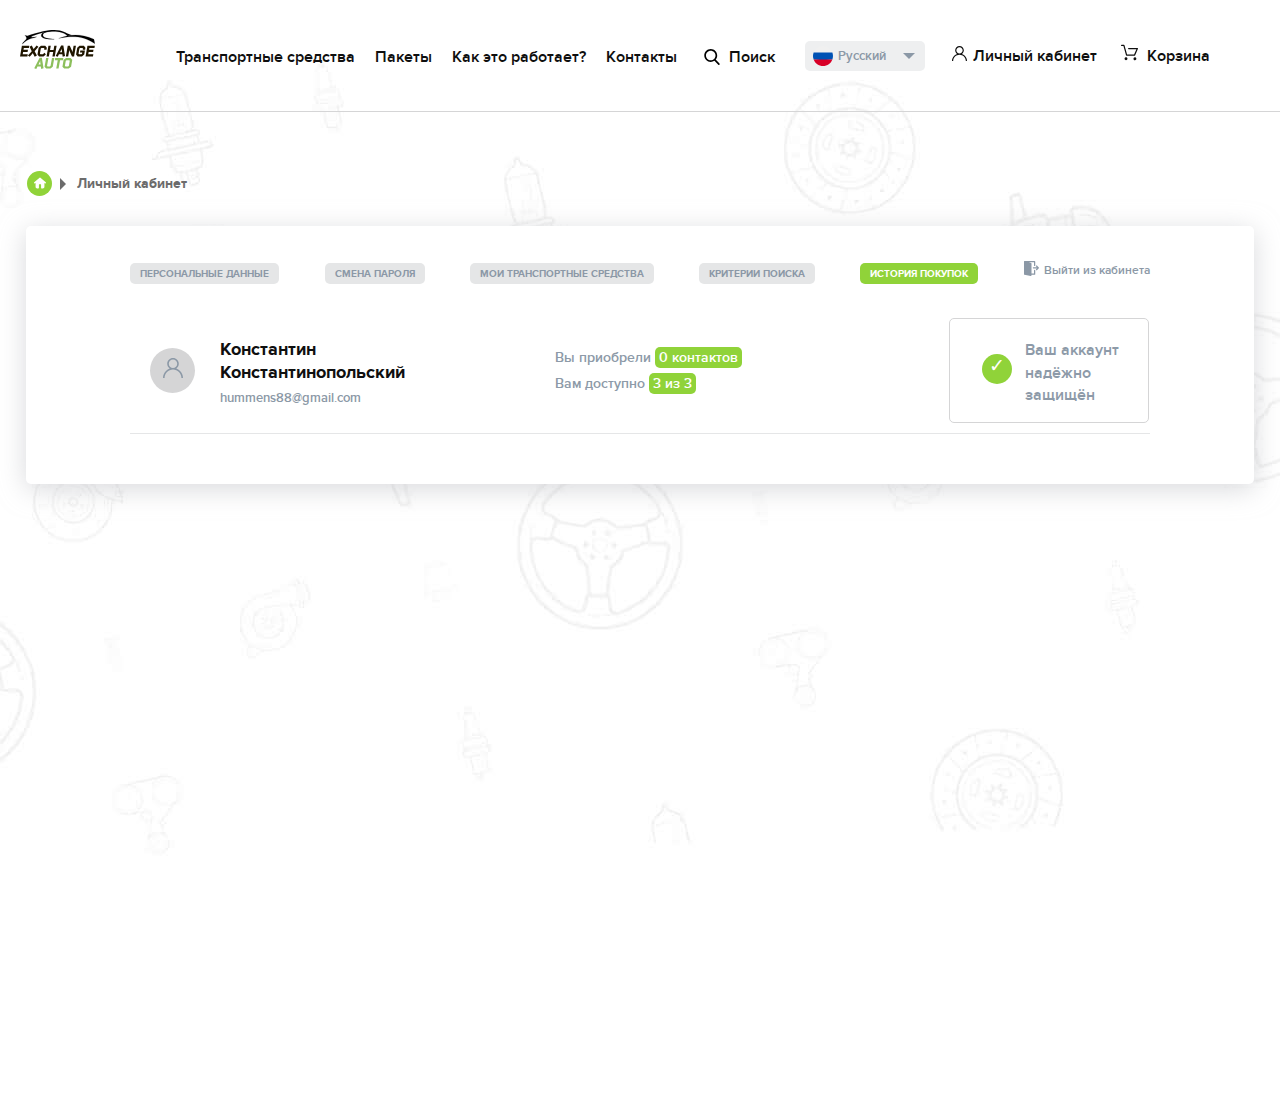
<file: docs/lk-history.html>
<!DOCTYPE html>
<html lang="ru">
<head>
	<meta charset="UTF-8">
	<title>Changeauto</title>
	<meta name = "discription" content = "">
	<meta name = "keywords" content = "">
	<!-- Adaptive -->
	<meta name = "viewport" content = "width=device-width, initial-scale=1.0"/>
	<meta http-equiv="X-UA-Compatible" content="IE=edge"/>
	<!-- Styles -->
	<link rel="stylesheet" href="css/main.css">
	<!-- Fonts -->
	<link rel="stylesheet" href="font/ProximaNova/stylesheet.css">
	<!-- Owl Caroucel -->
	<link rel="stylesheet" href="libs/Owl_carousel/owl.carousel.css">
	<link rel="stylesheet" href="libs/Owl_carousel/owl.theme.default.css">
	<!-- Slick Slider -->
	<link rel="stylesheet" href="libs/slick/slick.css">
	<link rel="stylesheet" href="libs/slick/slick-theme.css">
	<!-- Ui-slider-control -->	
	<link rel="stylesheet" href="libs/Ui_slider/jquery-ui.css">
	<!-- Nice Select -->
	<link rel="stylesheet" href="libs/NiceSelect/css/nice-select.css">
</head>
<body>
	<div class="wrapper">
		<div class="main-page">
			<div class="navigation">
				<div class="navigation_content container">
					<div class="logo-block">
						<a href="index.html" class = "logo-link">
							<svg 
								class = "logo-block_svg" viewBox="0 0 295.44 153.37"><defs>
								<style>.cls-1{fill:none;stroke:#000;stroke-width:0.52px;}
								.cls-2{fill:#201600;}.cls-3{fill:#8cbf5c;}
								</style></defs><path d="M25.17,24.69C155.72-19.24,160.81,6.78,203.1,20.49L187,23.32c-37.7-38.79-148.9-1.72-143.45,6.92Z"/><path class="cls-1" d="M25.17,24.69C155.72-19.24,160.81,6.78,203.1,20.49L187,23.32c-37.7-38.79-148.9-1.72-143.45,6.92Z"/><path d="M113.56,6s-30.94.3-30.13,16.57,51.82,13.67,51.82,13.67S91,35.39,90.18,21.08,127.37,3.39,127.37,3.39Z"/><path class="cls-1" d="M113.56,6s-30.94.3-30.13,16.57,51.82,13.67,51.82,13.67S91,35.39,90.18,21.08,127.37,3.39,127.37,3.39Z"/><path d="M295.06,54.6,291.33,36c-58.78-25.69-100.43-17.29-139.06-2.9C201,22.82,249.06,21.76,295.06,54.6Z"/><path class="cls-1" d="M295.06,54.6,291.33,36c-58.78-25.69-100.43-17.29-139.06-2.9C201,22.82,249.06,21.76,295.06,54.6Z"/><path d="M18.86,21C37.22,37.44,13.48,41.59,8.78,55.66c28.09-26.79,38-19.17,57-28.75C37.13,32.65,34.41,23,18.86,21Z"/><path class="cls-1" d="M18.86,21C37.22,37.44,13.48,41.59,8.78,55.66c28.09-26.79,38-19.17,57-28.75C37.13,32.65,34.41,23,18.86,21Z"/><path class="cls-2" d="M7.4,62.16H36.58L35,70.74H15L13.79,78H31.31l-1.54,8.59H12.25l-1.6,9h20l-1.48,8.58H0Z"/><path class="cls-2" d="M52.85,73.52l.3,2.25h.23l1.13-2.25,11-12.84,6.86,5.39L57.59,83.29l9,16.87-8.7,5.5-6.8-12.72-.3-2.25h-.24l-1.12,2.25L38.11,105.66l-6.8-5.5,15-16.87L37.58,66.07l8.76-5.39Z"/><path class="cls-2" d="M96.71,89.92l5.15,6.27-9.36,8H75l-6.27-7.57,4.74-26.87,8.93-7.58H99.49l6.21,7.58-1.36,7.81H95.17l.77-4.44-2-2.37H84.81L82,73.11,78.48,93.23l2,2.37H90Z"/><path class="cls-2" d="M135.12,62.16h9.17l-7.4,42h-9.17l3-17H116.77l-3,17h-9.18l7.4-42h9.18l-2.9,16.45h13.91Z"/><path class="cls-2" d="M170.74,61l6.69,41.49-9.17,2.9L166.72,96H153.4l-4.56,9.41-8.11-2.9L162,61Zm-6.51,17.16V73.76H164l-1.54,4.38-5,9.83h8.4Z"/><path class="cls-2" d="M189.86,104.18h-9.18l7.4-42h8.23l9.88,22.08.83,3.9h.24l.06-4,3.9-22h9.18l-7.4,42h-8.23l-9.94-22.07L194,78.2h-.24l-.06,4Z"/><path class="cls-2" d="M244.48,93.23l.83-4.79h-9.05l1.3-7.4h18.23l-2.72,15.63-8.82,7.51H227.08l-6.27-7.57,4.73-26.87,8.94-7.58h17.11l6.21,7.58-1.36,7.81h-9.17l.77-4.44-2-2.37h-9.17l-2.78,2.37-3.56,20.12,2,2.37h9.17C242.71,94.77,243.48,94.12,244.48,93.23Z"/><path class="cls-2" d="M265.67,62.16h29.18l-1.54,8.58h-20L272.06,78h17.52L288,86.55H270.52l-1.6,9h20l-1.48,8.58H258.27Z"/><path class="cls-3" d="M86.07,109l6.69,41.49-9.18,2.9L82,144H68.73l-4.56,9.41-8.11-2.9L77.31,109Zm-6.51,17.16v-4.38h-.24l-1.54,4.38-5,9.83h8.41Z"/><path class="cls-3" d="M96.72,144.67l6.1-34.51H112l-5.5,31.07,2,2.37h9.17l2.79-2.37,5.5-31.07h9.17L129,144.67l-8.88,7.51H103Z"/><path class="cls-3" d="M151.94,152.18h-9.18l5.86-33.44H137.08l1.54-8.58h32.26l-1.54,8.58H157.8Z"/><path class="cls-3" d="M199.05,110.16l6.87,7.46-4.74,27.11-9.53,7.45H174.07l-6.92-7.45,4.73-27.11,9.59-7.46Zm-5.21,8.58H183.6l-3.14,2.49-3.55,19.88,2.31,2.49h10.24l3.14-2.49,3.55-19.88Z"/>
							</svg>
						</a>
					</div>
					<div class="link-block">
						<ul class = "link-block_list">
							<li class = link-block_item><a class = "link-block_item-link" href="transport.html">Транспортные средства</a></li>
							<li class = link-block_item><a class = "link-block_item-link" href="package.html">Пакеты</a></li>
							<li class = link-block_item><a class = "link-block_item-link" href="how-to.html">Как это работает?</a></li>
							<li class = link-block_item><a class = "link-block_item-link" href="contact.html">Контакты</a></li>
						</ul>
					</div>
					<div class="contact-block">
						<div class="contact-search-block">
							<a class = "link-block_item-link link-search" href="search.html">
								<svg 
									class = "search-svg" enable-background="new 0 0 56.966 56.966" 
									viewBox="0 0 56.966 56.966"><path d="m55.146 51.887-13.558-14.101c3.486-4.144 5.396-9.358 5.396-14.786 0-12.682-10.318-23-23-23s-23 10.318-23 23 10.318 23 23 23c4.761 0 9.298-1.436 13.177-4.162l13.661 14.208c.571.593 1.339.92 2.162.92.779 0 1.518-.297 2.079-.837 1.192-1.147 1.23-3.049.083-4.242zm-31.162-45.887c9.374 0 17 7.626 17 17s-7.626 17-17 17-17-7.626-17-17 7.626-17 17-17z"/>
								</svg>
								<p class="text-none">Поиск</p>
							</a>
						</div>
						<div class="dropdown-wrap">
							<div class="dropdown" data-dropdown = "open">
								<div class="dropdown-head">
									<p class = "dropdown-text">
										<svg 
											class = "russian-svg" version="1.1" x="0px" y="0px"
											viewBox="0 0 512 512" style="enable-background:new 0 0 512 512;" xml:space="preserve">
											<circle style="fill:#F0F0F0;" cx="256" cy="256" r="256"/>
											<path style="fill:#0052B4;" d="M496.077,345.043C506.368,317.31,512,287.314,512,256s-5.632-61.31-15.923-89.043H15.923
											C5.633,194.69,0,224.686,0,256s5.633,61.31,15.923,89.043L256,367.304L496.077,345.043z"/>
											<path style="fill:#D80027;" d="M256,512c110.071,0,203.906-69.472,240.077-166.957H15.923C52.094,442.528,145.929,512,256,512z"/>
										</svg>
										Русский
									</p>
								</div>
								<div class="dropdown-body">
									<div class="dropdown-item-english">
										<p class = "dropdown-text">
											<svg 
												class = "english-svg" version="1.1" x="0px" y="0px"
												viewBox="0 0 512 512" style="enable-background:new 0 0 512 512;" xml:space="preserve">
												<circle style="fill:#F0F0F0;" cx="256" cy="256" r="256"/>
												<path style="fill:#D80027;" d="M244.87,256H512c0-23.106-3.08-45.49-8.819-66.783H244.87V256z"/>
												<path style="fill:#D80027;" d="M244.87,122.435h229.556c-15.671-25.572-35.708-48.175-59.07-66.783H244.87V122.435z"/>
												<path style="fill:#D80027;" d="M256,512c60.249,0,115.626-20.824,159.356-55.652H96.644C140.374,491.176,195.751,512,256,512z"/>
												<path style="fill:#D80027;" d="M37.574,389.565h436.852c12.581-20.529,22.338-42.969,28.755-66.783H8.819
												C15.236,346.596,24.993,369.036,37.574,389.565z"/>
												<path style="fill:#0052B4;" d="M118.584,39.978h23.329l-21.7,15.765l8.289,25.509l-21.699-15.765L85.104,81.252l7.16-22.037
												C73.158,75.13,56.412,93.776,42.612,114.552h7.475l-13.813,10.035c-2.152,3.59-4.216,7.237-6.194,10.938l6.596,20.301l-12.306-8.941
												c-3.059,6.481-5.857,13.108-8.372,19.873l7.267,22.368h26.822l-21.7,15.765l8.289,25.509l-21.699-15.765l-12.998,9.444
												C0.678,234.537,0,245.189,0,256h256c0-141.384,0-158.052,0-256C205.428,0,158.285,14.67,118.584,39.978z M128.502,230.4
												l-21.699-15.765L85.104,230.4l8.289-25.509l-21.7-15.765h26.822l8.288-25.509l8.288,25.509h26.822l-21.7,15.765L128.502,230.4z
												 M120.213,130.317l8.289,25.509l-21.699-15.765l-21.699,15.765l8.289-25.509l-21.7-15.765h26.822l8.288-25.509l8.288,25.509h26.822
												L120.213,130.317z M220.328,230.4l-21.699-15.765L176.93,230.4l8.289-25.509l-21.7-15.765h26.822l8.288-25.509l8.288,25.509h26.822
												l-21.7,15.765L220.328,230.4z M212.039,130.317l8.289,25.509l-21.699-15.765l-21.699,15.765l8.289-25.509l-21.7-15.765h26.822
												l8.288-25.509l8.288,25.509h26.822L212.039,130.317z M212.039,55.743l8.289,25.509l-21.699-15.765L176.93,81.252l8.289-25.509
												l-21.7-15.765h26.822l8.288-25.509l8.288,25.509h26.822L212.039,55.743z"/>
											</svg>
											English
										</p>
									</div>
									<div class="dropdown-item-deutch">
										<p class = "dropdown-text">
											<svg 
												class = "germany-svg" version="1.1" x="0px" y="0px"
												viewBox="0 0 512 512" style="enable-background:new 0 0 512 512;" xml:space="preserve">
												<path style="fill:#FFDA44;" d="M15.923,345.043C52.094,442.527,145.929,512,256,512s203.906-69.473,240.077-166.957L256,322.783
												L15.923,345.043z"/>
												<path d="M256,0C145.929,0,52.094,69.472,15.923,166.957L256,189.217l240.077-22.261C459.906,69.472,366.071,0,256,0z"/>
												<path style="fill:#D80027;" d="M15.923,166.957C5.633,194.69,0,224.686,0,256s5.633,61.31,15.923,89.043h480.155
												C506.368,317.31,512,287.314,512,256s-5.632-61.31-15.923-89.043H15.923z"/>
											</svg>
											Deutsch
										</p>
									</div>
								</div>
							</div>
						</div>
						<div class="user-block">
							<a href="lk-user-auth.html" class="user-link">
								<svg 
									class = "user-svg" version="1.1" x="0px" y="0px"
	 								viewBox="0 0 512 512" style="enable-background:new 0 0 512 512;" xml:space="preserve">
									<path d="M437.02,330.98c-27.883-27.882-61.071-48.523-97.281-61.018C378.521,243.251,404,198.548,404,148
									C404,66.393,337.607,0,256,0S108,66.393,108,148c0,50.548,25.479,95.251,64.262,121.962
									c-36.21,12.495-69.398,33.136-97.281,61.018C26.629,379.333,0,443.62,0,512h40c0-119.103,96.897-216,216-216s216,96.897,216,216
									h40C512,443.62,485.371,379.333,437.02,330.98z M256,256c-59.551,0-108-48.448-108-108S196.449,40,256,40
									c59.551,0,108,48.448,108,108S315.551,256,256,256z"/>
								</svg>
								<p class="text-none">Личный кабинет</p>
							</a>
						</div>
						<div class="backet-block">
							<!-- <div class="bascket-count">15</div> -->
							<a href="bascket.html" class="bascket-link">
								<svg 
									class = "bascket-svg" version="1.1" x="0px" y="0px"
									viewBox="0 0 459.529 459.529" style="enable-background:new 0 0 459.529 459.529;" xml:space="preserve">
									<path d="M17,55.231h48.733l69.417,251.033c1.983,7.367,8.783,12.467,16.433,12.467h213.35c6.8,0,12.75-3.967,15.583-10.2
									l77.633-178.5c2.267-5.383,1.7-11.333-1.417-16.15c-3.117-4.817-8.5-7.65-14.167-7.65H206.833c-9.35,0-17,7.65-17,17
									s7.65,17,17,17H416.5l-62.9,144.5H164.333L94.917,33.698c-1.983-7.367-8.783-12.467-16.433-12.467H17c-9.35,0-17,7.65-17,17
									S7.65,55.231,17,55.231z"/>
									<path d="M135.433,438.298c21.25,0,38.533-17.283,38.533-38.533s-17.283-38.533-38.533-38.533S96.9,378.514,96.9,399.764
									S114.183,438.298,135.433,438.298z"/>
									<path d="M376.267,438.298c0.85,0,1.983,0,2.833,0c10.2-0.85,19.55-5.383,26.35-13.317c6.8-7.65,9.917-17.567,9.35-28.05
									c-1.417-20.967-19.833-37.117-41.083-35.7c-21.25,1.417-37.117,20.117-35.7,41.083
									C339.433,422.431,356.15,438.298,376.267,438.298z"/>
								</svg>
								<p class="text-none">Корзина</p>
							</a>
						</div>
						<div class="burger-menu-button">
							<svg 
								class = "burger-svg" version="1.1" x="0px" y="0px"
								viewBox="0 0 50 50" style="enable-background:new 0 0 50 50;" xml:space="preserve">
								<rect y="2" width="50" height="4"/>
								<rect y="16" width="50" height="4"/>
								<rect y="30" width="50" height="4"/>
								<rect y="44" width="50" height="4"/>
							</svg>
						</div>
					</div>
				</div>
			</div>
			<!-- INNER-PAGE-WRAP -->
			<div class="wrap-inner-page container">
				<div class="inner-home-link-wrap lk-user">
					<a class = "inner-home-link" href="index.html">
						<div class="inner-home-icon">
							<svg 
								class = "home-icon-svg" version="1.1" x="0px" y="0px" width="25" height="25" viewBox="0 0 72.231 72.232" style="enable-background:new 0 0 72.231 72.232;" xml:space="preserve">
								<path d="M70.854,32.011L38.771,4.543c-0.1-0.085-0.209-0.149-0.314-0.223c-0.084-0.06-0.163-0.126-0.251-0.179
								c-0.123-0.072-0.252-0.127-0.381-0.187c-0.098-0.045-0.191-0.099-0.292-0.136c-0.123-0.045-0.25-0.07-0.376-0.104
								c-0.258-0.067-0.519-0.11-0.784-0.127c-0.086-0.005-0.171-0.021-0.257-0.021c-0.124,0-0.247,0.021-0.37,0.032
								c-0.119,0.011-0.239,0.013-0.357,0.034c-0.115,0.021-0.226,0.06-0.339,0.09c-0.124,0.033-0.249,0.061-0.37,0.105
								c-0.105,0.04-0.205,0.096-0.309,0.145c-0.121,0.058-0.244,0.111-0.36,0.181c-0.098,0.059-0.188,0.132-0.28,0.198
								c-0.089,0.064-0.184,0.118-0.268,0.19L1.377,32.011c-1.677,1.437-1.846,3.934-0.379,5.575c1.463,1.64,4.012,1.812,5.686,0.375
								l2.768-2.369v23.174c0,5.461,4.532,9.898,10.105,9.898h6.021c2.227,0,4.031-1.769,4.031-3.949V46.078
								c0-1.105,0.918-2.002,2.042-2.002h8.925c1.128,0,2.045,0.896,2.045,2.002v18.18c0,0.271,0.027,0.533,0.083,0.805l0.1,0.459
								c0.391,1.835,2.036,3.145,3.947,3.145h5.923c5.574,0,10.109-4.438,10.109-9.898V35.593l2.764,2.367
								c0.765,0.653,1.707,0.979,2.651,0.979c1.121,0,2.237-0.459,3.035-1.354C72.7,35.945,72.531,33.448,70.854,32.011z"/>
							</svg>
						</div>
					</a>
					<a href="#!" class="link-name-section">Личный кабинет</a>
				</div>
				<div class="lk-user-content">
					<div class="lk-user-content-wrap">
						<div class="lk-user-content-top-header">
							<a href="lk-user.html" class="lk-user-content-nav">персональные данные</a>
							<a href="lk-password.html" class="lk-user-content-nav">смена пароля</a>
							<a href="lk-my-transport-no-car.html" class="lk-user-content-nav">мои транспортные средства</a>
							<a href="lk-search.html" class="lk-user-content-nav">критерии поиска</a>
							<a href="#!" class="lk-user-content-nav active">история покупок</a>
							<a href="index.html" class="lk-user-exit-link">
								<svg 
									class = "logout-icon-svg" version="1.1" x="0px" y="0px"
									viewBox="0 0 512 512" style="enable-background:new 0 0 512 512;" xml:space="preserve">
									<path d="M510.371,226.513c-1.088-2.603-2.645-4.971-4.629-6.955l-63.979-63.979c-8.341-8.32-21.824-8.32-30.165,0
									c-8.341,8.341-8.341,21.845,0,30.165l27.584,27.584H320.013c-11.797,0-21.333,9.557-21.333,21.333s9.536,21.333,21.333,21.333
									h119.168l-27.584,27.584c-8.341,8.341-8.341,21.845,0,30.165c4.16,4.181,9.621,6.251,15.083,6.251s10.923-2.069,15.083-6.251
									l63.979-63.979c1.984-1.963,3.541-4.331,4.629-6.955C512.525,237.606,512.525,231.718,510.371,226.513z"/>
									<path d="M362.68,298.667c-11.797,0-21.333,9.557-21.333,21.333v106.667h-85.333V85.333c0-9.408-6.187-17.728-15.211-20.437
									l-74.091-22.229h174.635v106.667c0,11.776,9.536,21.333,21.333,21.333s21.333-9.557,21.333-21.333v-128
									C384.013,9.557,374.477,0,362.68,0H21.347c-0.768,0-1.451,0.32-2.197,0.405c-1.003,0.107-1.92,0.277-2.88,0.512
									c-2.24,0.576-4.267,1.451-6.165,2.645c-0.469,0.299-1.045,0.32-1.493,0.661C8.44,4.352,8.376,4.587,8.205,4.715
									C5.88,6.549,3.939,8.789,2.531,11.456c-0.299,0.576-0.363,1.195-0.597,1.792c-0.683,1.621-1.429,3.2-1.685,4.992
									c-0.107,0.64,0.085,1.237,0.064,1.856c-0.021,0.427-0.299,0.811-0.299,1.237V448c0,10.176,7.189,18.923,17.152,20.907
									l213.333,42.667c1.387,0.299,2.795,0.427,4.181,0.427c4.885,0,9.685-1.685,13.525-4.843c4.928-4.053,7.808-10.091,7.808-16.491
									v-21.333H362.68c11.797,0,21.333-9.557,21.333-21.333V320C384.013,308.224,374.477,298.667,362.68,298.667z"/>
								</svg>
								Выйти из кабинета
							</a>
						</div>
						<div class="lk-user-content-bottom-header">
							<div class="lk-user-bottom-header-item-user">
								<div class="lk-user-bottom-header-user-left">
									<div class="lk-user-bottom-header-user-photo">
										<svg 
											class = "user-icon-svg" version="1.1" x="0px" y="0px"
											viewBox="0 0 512 512" style="enable-background:new 0 0 512 512;" xml:space="preserve">
											<path d="M437.02,330.98c-27.883-27.882-61.071-48.523-97.281-61.018C378.521,243.251,404,198.548,404,148
											C404,66.393,337.607,0,256,0S108,66.393,108,148c0,50.548,25.479,95.251,64.262,121.962
											c-36.21,12.495-69.398,33.136-97.281,61.018C26.629,379.333,0,443.62,0,512h40c0-119.103,96.897-216,216-216s216,96.897,216,216
											h40C512,443.62,485.371,379.333,437.02,330.98z M256,256c-59.551,0-108-48.448-108-108S196.449,40,256,40
											c59.551,0,108,48.448,108,108S315.551,256,256,256z"/>
										</svg>
									</div>
								</div>
								<div class="lk-user-bottom-header-user-right">
									<p class="lk-user-bottom-header-user-name">Константин Константинопольский</p>
									<p class="lk-user-bottom-header-user-email">hummens88@gmail.com</p>
								</div>
							</div>
							<div class="lk-user-bottom-header-item-info">
								<p class="lk-user-bottom-header-info-text">Вы приобрели  <span class = "text-green-bg">0 контактов</span></p>
								<p class="lk-user-bottom-header-info-text">Вам доступно  <span class = "text-green-bg"> 3 из 3</span></p>
							</div>
							<div class="lk-user-bottom-header-item-accaunt">
								<div class="lk-user-bottom-header-your-accaunt">
									<p class="bottom-header-your-accaunt-text">Ваш аккаунт надёжно защищён</p>
								</div>
							</div>
						</div>
	
					</div>
				</div>	
			</div>
		</div>
		<!-- FOOTER -->
		<footer class="footer">
			<div class="footer-navigation">
				<div class="footer-navigation_content container">
					<div class="footer-logo-block">
						<a href="index.html" class = "logo-link">
							<svg 
								class = "logo-block_svg" viewBox="0 0 295.44 153.37"><defs>
								<style>.cls-1{fill:none;stroke:#000;stroke-width:0.52px;}
								.cls-2{fill:#201600;}.cls-3{fill:#8cbf5c;}
								</style></defs><path d="M25.17,24.69C155.72-19.24,160.81,6.78,203.1,20.49L187,23.32c-37.7-38.79-148.9-1.72-143.45,6.92Z"/><path class="cls-1" d="M25.17,24.69C155.72-19.24,160.81,6.78,203.1,20.49L187,23.32c-37.7-38.79-148.9-1.72-143.45,6.92Z"/><path d="M113.56,6s-30.94.3-30.13,16.57,51.82,13.67,51.82,13.67S91,35.39,90.18,21.08,127.37,3.39,127.37,3.39Z"/><path class="cls-1" d="M113.56,6s-30.94.3-30.13,16.57,51.82,13.67,51.82,13.67S91,35.39,90.18,21.08,127.37,3.39,127.37,3.39Z"/><path d="M295.06,54.6,291.33,36c-58.78-25.69-100.43-17.29-139.06-2.9C201,22.82,249.06,21.76,295.06,54.6Z"/><path class="cls-1" d="M295.06,54.6,291.33,36c-58.78-25.69-100.43-17.29-139.06-2.9C201,22.82,249.06,21.76,295.06,54.6Z"/><path d="M18.86,21C37.22,37.44,13.48,41.59,8.78,55.66c28.09-26.79,38-19.17,57-28.75C37.13,32.65,34.41,23,18.86,21Z"/><path class="cls-1" d="M18.86,21C37.22,37.44,13.48,41.59,8.78,55.66c28.09-26.79,38-19.17,57-28.75C37.13,32.65,34.41,23,18.86,21Z"/><path class="cls-2" d="M7.4,62.16H36.58L35,70.74H15L13.79,78H31.31l-1.54,8.59H12.25l-1.6,9h20l-1.48,8.58H0Z"/><path class="cls-2" d="M52.85,73.52l.3,2.25h.23l1.13-2.25,11-12.84,6.86,5.39L57.59,83.29l9,16.87-8.7,5.5-6.8-12.72-.3-2.25h-.24l-1.12,2.25L38.11,105.66l-6.8-5.5,15-16.87L37.58,66.07l8.76-5.39Z"/><path class="cls-2" d="M96.71,89.92l5.15,6.27-9.36,8H75l-6.27-7.57,4.74-26.87,8.93-7.58H99.49l6.21,7.58-1.36,7.81H95.17l.77-4.44-2-2.37H84.81L82,73.11,78.48,93.23l2,2.37H90Z"/><path class="cls-2" d="M135.12,62.16h9.17l-7.4,42h-9.17l3-17H116.77l-3,17h-9.18l7.4-42h9.18l-2.9,16.45h13.91Z"/><path class="cls-2" d="M170.74,61l6.69,41.49-9.17,2.9L166.72,96H153.4l-4.56,9.41-8.11-2.9L162,61Zm-6.51,17.16V73.76H164l-1.54,4.38-5,9.83h8.4Z"/><path class="cls-2" d="M189.86,104.18h-9.18l7.4-42h8.23l9.88,22.08.83,3.9h.24l.06-4,3.9-22h9.18l-7.4,42h-8.23l-9.94-22.07L194,78.2h-.24l-.06,4Z"/><path class="cls-2" d="M244.48,93.23l.83-4.79h-9.05l1.3-7.4h18.23l-2.72,15.63-8.82,7.51H227.08l-6.27-7.57,4.73-26.87,8.94-7.58h17.11l6.21,7.58-1.36,7.81h-9.17l.77-4.44-2-2.37h-9.17l-2.78,2.37-3.56,20.12,2,2.37h9.17C242.71,94.77,243.48,94.12,244.48,93.23Z"/><path class="cls-2" d="M265.67,62.16h29.18l-1.54,8.58h-20L272.06,78h17.52L288,86.55H270.52l-1.6,9h20l-1.48,8.58H258.27Z"/><path class="cls-3" d="M86.07,109l6.69,41.49-9.18,2.9L82,144H68.73l-4.56,9.41-8.11-2.9L77.31,109Zm-6.51,17.16v-4.38h-.24l-1.54,4.38-5,9.83h8.41Z"/><path class="cls-3" d="M96.72,144.67l6.1-34.51H112l-5.5,31.07,2,2.37h9.17l2.79-2.37,5.5-31.07h9.17L129,144.67l-8.88,7.51H103Z"/><path class="cls-3" d="M151.94,152.18h-9.18l5.86-33.44H137.08l1.54-8.58h32.26l-1.54,8.58H157.8Z"/><path class="cls-3" d="M199.05,110.16l6.87,7.46-4.74,27.11-9.53,7.45H174.07l-6.92-7.45,4.73-27.11,9.59-7.46Zm-5.21,8.58H183.6l-3.14,2.49-3.55,19.88,2.31,2.49h10.24l3.14-2.49,3.55-19.88Z"/>
							</svg>
						</a>
					</div>
					<div class="footer-link-block">
						<ul class = "footer-link-block_list">
							<li class = footer-link-block_item><a class = "footer-link-block_item-link" href="transport.html">Транспортные средства</a></li>
							<li class = footer-link-block_item><a class = "footer-link-block_item-link" href="package.html">Пакеты</a></li>
							<li class = footer-link-block_item><a class = "footer-link-block_item-link" href="how-to.html">Как это работает?</a></li>
							<li class = footer-link-block_item><a class = "footer-link-block_item-link" href="contact.html">Контакты</a></li>
						</ul>
						<div class="footer-dropdown-wrap">
							<div class="footer-dropdown" data-dropdown = "open">
								<div class="dropdown-head">
									<p class = "dropdown-text">
										<svg 
											class = "russian-svg" version="1.1" x="0px" y="0px"
											viewBox="0 0 512 512" style="enable-background:new 0 0 512 512;" xml:space="preserve">
											<circle style="fill:#F0F0F0;" cx="256" cy="256" r="256"/>
											<path style="fill:#0052B4;" d="M496.077,345.043C506.368,317.31,512,287.314,512,256s-5.632-61.31-15.923-89.043H15.923
											C5.633,194.69,0,224.686,0,256s5.633,61.31,15.923,89.043L256,367.304L496.077,345.043z"/>
											<path style="fill:#D80027;" d="M256,512c110.071,0,203.906-69.472,240.077-166.957H15.923C52.094,442.528,145.929,512,256,512z"/>
										</svg>
										Русский
									</p>
								</div>
								<div class="dropdown-body">
									<div class="dropdown-item-english">
										<p class = "dropdown-text">
											<svg 
												class = "english-svg" version="1.1" x="0px" y="0px"
												viewBox="0 0 512 512" style="enable-background:new 0 0 512 512;" xml:space="preserve">
												<circle style="fill:#F0F0F0;" cx="256" cy="256" r="256"/>
												<path style="fill:#D80027;" d="M244.87,256H512c0-23.106-3.08-45.49-8.819-66.783H244.87V256z"/>
												<path style="fill:#D80027;" d="M244.87,122.435h229.556c-15.671-25.572-35.708-48.175-59.07-66.783H244.87V122.435z"/>
												<path style="fill:#D80027;" d="M256,512c60.249,0,115.626-20.824,159.356-55.652H96.644C140.374,491.176,195.751,512,256,512z"/>
												<path style="fill:#D80027;" d="M37.574,389.565h436.852c12.581-20.529,22.338-42.969,28.755-66.783H8.819
												C15.236,346.596,24.993,369.036,37.574,389.565z"/>
												<path style="fill:#0052B4;" d="M118.584,39.978h23.329l-21.7,15.765l8.289,25.509l-21.699-15.765L85.104,81.252l7.16-22.037
												C73.158,75.13,56.412,93.776,42.612,114.552h7.475l-13.813,10.035c-2.152,3.59-4.216,7.237-6.194,10.938l6.596,20.301l-12.306-8.941
												c-3.059,6.481-5.857,13.108-8.372,19.873l7.267,22.368h26.822l-21.7,15.765l8.289,25.509l-21.699-15.765l-12.998,9.444
												C0.678,234.537,0,245.189,0,256h256c0-141.384,0-158.052,0-256C205.428,0,158.285,14.67,118.584,39.978z M128.502,230.4
												l-21.699-15.765L85.104,230.4l8.289-25.509l-21.7-15.765h26.822l8.288-25.509l8.288,25.509h26.822l-21.7,15.765L128.502,230.4z
												 M120.213,130.317l8.289,25.509l-21.699-15.765l-21.699,15.765l8.289-25.509l-21.7-15.765h26.822l8.288-25.509l8.288,25.509h26.822
												L120.213,130.317z M220.328,230.4l-21.699-15.765L176.93,230.4l8.289-25.509l-21.7-15.765h26.822l8.288-25.509l8.288,25.509h26.822
												l-21.7,15.765L220.328,230.4z M212.039,130.317l8.289,25.509l-21.699-15.765l-21.699,15.765l8.289-25.509l-21.7-15.765h26.822
												l8.288-25.509l8.288,25.509h26.822L212.039,130.317z M212.039,55.743l8.289,25.509l-21.699-15.765L176.93,81.252l8.289-25.509
												l-21.7-15.765h26.822l8.288-25.509l8.288,25.509h26.822L212.039,55.743z"/>
											</svg>
											English
										</p>
									</div>
									<div class="dropdown-item-deutch">
										<p class = "dropdown-text">
											<svg 
												class = "germany-svg" version="1.1" x="0px" y="0px"
												viewBox="0 0 512 512" style="enable-background:new 0 0 512 512;" xml:space="preserve">
												<path style="fill:#FFDA44;" d="M15.923,345.043C52.094,442.527,145.929,512,256,512s203.906-69.473,240.077-166.957L256,322.783
												L15.923,345.043z"/>
												<path d="M256,0C145.929,0,52.094,69.472,15.923,166.957L256,189.217l240.077-22.261C459.906,69.472,366.071,0,256,0z"/>
												<path style="fill:#D80027;" d="M15.923,166.957C5.633,194.69,0,224.686,0,256s5.633,61.31,15.923,89.043h480.155
												C506.368,317.31,512,287.314,512,256s-5.632-61.31-15.923-89.043H15.923z"/>
											</svg>
											Deutsch
										</p>
									</div>
								</div>
							</div>
						</div>
					</div>
					<div class="footer-contact-block">
						<div class="footer-user-block">
							<a href="lk-user-auth.html" class="footer-user-link  footer-user-link--active">
								<svg 
									class = "user-svg  user-svg--active" version="1.1" x="0px" y="0px"
	 								viewBox="0 0 512 512" style="enable-background:new 0 0 512 512;" xml:space="preserve">
									<path d="M437.02,330.98c-27.883-27.882-61.071-48.523-97.281-61.018C378.521,243.251,404,198.548,404,148
									C404,66.393,337.607,0,256,0S108,66.393,108,148c0,50.548,25.479,95.251,64.262,121.962
									c-36.21,12.495-69.398,33.136-97.281,61.018C26.629,379.333,0,443.62,0,512h40c0-119.103,96.897-216,216-216s216,96.897,216,216
									h40C512,443.62,485.371,379.333,437.02,330.98z M256,256c-59.551,0-108-48.448-108-108S196.449,40,256,40
									c59.551,0,108,48.448,108,108S315.551,256,256,256z"/>
								</svg>
								Личный кабинет
							</a>
						</div>
						<div class="footer-backet-block">
							<div class="bascket-count">15</div>
							<a href="bascket.html" class="footer-bascket-link">
								<svg 
									class = "bascket-svg" version="1.1" x="0px" y="0px"
									viewBox="0 0 459.529 459.529" style="enable-background:new 0 0 459.529 459.529;" xml:space="preserve">
									<path d="M17,55.231h48.733l69.417,251.033c1.983,7.367,8.783,12.467,16.433,12.467h213.35c6.8,0,12.75-3.967,15.583-10.2
									l77.633-178.5c2.267-5.383,1.7-11.333-1.417-16.15c-3.117-4.817-8.5-7.65-14.167-7.65H206.833c-9.35,0-17,7.65-17,17
									s7.65,17,17,17H416.5l-62.9,144.5H164.333L94.917,33.698c-1.983-7.367-8.783-12.467-16.433-12.467H17c-9.35,0-17,7.65-17,17
									S7.65,55.231,17,55.231z"/>
									<path d="M135.433,438.298c21.25,0,38.533-17.283,38.533-38.533s-17.283-38.533-38.533-38.533S96.9,378.514,96.9,399.764
									S114.183,438.298,135.433,438.298z"/>
									<path d="M376.267,438.298c0.85,0,1.983,0,2.833,0c10.2-0.85,19.55-5.383,26.35-13.317c6.8-7.65,9.917-17.567,9.35-28.05
									c-1.417-20.967-19.833-37.117-41.083-35.7c-21.25,1.417-37.117,20.117-35.7,41.083
									C339.433,422.431,356.15,438.298,376.267,438.298z"/>
								</svg>
								Корзина
							</a>
						</div>
						<div class="footer-search-block">
							<a class = "footer-link-search" href="search.html">
								<svg 
									class = "search-svg" enable-background="new 0 0 56.966 56.966" 
									viewBox="0 0 56.966 56.966"><path d="m55.146 51.887-13.558-14.101c3.486-4.144 5.396-9.358 5.396-14.786 0-12.682-10.318-23-23-23s-23 10.318-23 23 10.318 23 23 23c4.761 0 9.298-1.436 13.177-4.162l13.661 14.208c.571.593 1.339.92 2.162.92.779 0 1.518-.297 2.079-.837 1.192-1.147 1.23-3.049.083-4.242zm-31.162-45.887c9.374 0 17 7.626 17 17s-7.626 17-17 17-17-7.626-17-17 7.626-17 17-17z"/>
								</svg>
								<p class="text-none">Поиск</p>
							</a>
						</div>
					</div>
				</div>
			</div>
			<div class="footer-bottom-block container">
				<p class="footer-copy">Все права защищены © 2019</p>
				<a href="#!" class="footer-user-license">Пользовательское соглашение</a>
				<div class="footer-payment-card">
					<a href="#!" class="visa-card">
						<svg 
							class = "visa-svg" version="1.1" x="0px" y="0px"
							viewBox="0 0 512 512" style="enable-background:new 0 0 512 512;" xml:space="preserve">
							<path style="fill:#FFFFFF;" d="M512,402.281c0,16.716-13.55,30.267-30.265,30.267H30.265C13.55,432.549,0,418.997,0,402.281V109.717
							c0-16.716,13.55-30.266,30.265-30.266h451.47c16.716,0,30.265,13.551,30.265,30.266V402.281L512,402.281z"/>
							<path style="fill:#F79F1A;" d="M113.64,258.035l-12.022-57.671c-2.055-7.953-8.035-10.319-15.507-10.632H30.993l-0.491,2.635
							C73.431,202.774,101.836,227.88,113.64,258.035z"/>
							<polygon style="fill:#059BBF;" points="241.354,190.892 205.741,190.892 183.499,321.419 219.053,321.419 	"/>
							<path style="fill:#059BBF;" d="M135.345,321.288l56.01-130.307h-37.691l-34.843,89.028l-3.719-13.442
								c-6.83-16.171-26.35-39.446-49.266-54.098l31.85,108.863L135.345,321.288z"/>
							<path style="fill:#059BBF;" d="M342.931,278.75c0.132-14.819-9.383-26.122-29.887-35.458c-12.461-6.03-20.056-10.051-19.965-16.17
							c0-5.406,6.432-11.213,20.368-11.213c11.661-0.179,20.057,2.367,26.624,5.003l3.218,1.475l4.826-28.277
							c-7.059-2.637-18.094-5.451-31.895-5.451c-35.157,0-59.904,17.691-60.128,43.064c-0.224,18.763,17.692,29.216,31.181,35.469
							c13.847,6.374,18.493,10.453,18.404,16.171c-0.089,8.743-11.035,12.73-21.264,12.73c-14.25,0-21.8-1.965-33.509-6.843l-4.55-2.09
							l-4.998,29.249c8.303,3.629,23.668,6.801,39.618,6.933C318.361,323.342,342.663,305.876,342.931,278.75z"/>
							<path style="fill:#059BBF;" d="M385.233,301.855c4.065,0,40.382,0.045,45.566,0.045c1.072,4.545,4.333,19.565,4.333,19.565h33.011
							L439.33,191.027h-27.472c-8.533,0-14.874,2.323-18.628,10.809l-52.845,119.629h37.392
							C377.774,321.465,383.848,305.386,385.233,301.855z M409.622,238.645c-0.176,0.357,2.95-7.549,4.737-12.463l2.411,11.256
							c0,0,6.792,31.182,8.22,37.704h-29.528C398.411,267.638,409.622,238.645,409.622,238.645z"/>
							<path style="fill:#059BBF;" d="M481.735,79.451H30.265C13.55,79.451,0,93.001,0,109.717v31.412h512v-31.412
							C512,93.001,498.451,79.451,481.735,79.451z"/>
							<path style="fill:#F79F1A;" d="M481.735,432.549H30.265C13.55,432.549,0,418.998,0,402.283v-31.412h512v31.412
							C512,418.998,498.451,432.549,481.735,432.549z"/>
							<path style="opacity:0.15;fill:#202121;enable-background:new    ;" d="M21.517,402.281V109.717
							c0-16.716,13.551-30.266,30.267-30.266h-21.52C13.55,79.451,0,93.001,0,109.717v292.565c0,16.716,13.55,30.267,30.265,30.267h21.52
							C35.069,432.549,21.517,418.997,21.517,402.281z"/>
						</svg>
					</a>
					<a href="#!" class="master-card">
						<svg 
							class = "mastercard-svg" version="1.1" x="0px" y="0px"
							viewBox="0 0 504 504" style="enable-background:new 0 0 504 504;" xml:space="preserve">
							<path style="fill:#FFB600;" d="M504,252c0,83.2-67.2,151.2-151.2,151.2c-83.2,0-151.2-68-151.2-151.2l0,0
							c0-83.2,67.2-151.2,150.4-151.2C436.8,100.8,504,168.8,504,252L504,252z"/>
							<path style="fill:#F7981D;" d="M352.8,100.8c83.2,0,151.2,68,151.2,151.2l0,0c0,83.2-67.2,151.2-151.2,151.2
							c-83.2,0-151.2-68-151.2-151.2"/>
							<path style="fill:#FF8500;" d="M352.8,100.8c83.2,0,151.2,68,151.2,151.2l0,0c0,83.2-67.2,151.2-151.2,151.2"/>
							<path style="fill:#FF5050;" d="M149.6,100.8C67.2,101.6,0,168.8,0,252s67.2,151.2,151.2,151.2c39.2,0,74.4-15.2,101.6-39.2l0,0l0,0
							c5.6-4.8,10.4-10.4,15.2-16h-31.2c-4-4.8-8-10.4-11.2-15.2h53.6c3.2-4.8,6.4-10.4,8.8-16h-71.2c-2.4-4.8-4.8-10.4-6.4-16h83.2
							c4.8-15.2,8-31.2,8-48c0-11.2-1.6-21.6-3.2-32h-92.8c0.8-5.6,2.4-10.4,4-16h83.2c-1.6-5.6-4-11.2-6.4-16H216
							c2.4-5.6,5.6-10.4,8.8-16h53.6c-3.2-5.6-7.2-11.2-12-16h-29.6c4.8-5.6,9.6-10.4,15.2-15.2c-26.4-24.8-62.4-39.2-101.6-39.2
							C150.4,100.8,150.4,100.8,149.6,100.8z"/>
							<path style="fill:#E52836;" d="M0,252c0,83.2,67.2,151.2,151.2,151.2c39.2,0,74.4-15.2,101.6-39.2l0,0l0,0
							c5.6-4.8,10.4-10.4,15.2-16h-31.2c-4-4.8-8-10.4-11.2-15.2h53.6c3.2-4.8,6.4-10.4,8.8-16h-71.2c-2.4-4.8-4.8-10.4-6.4-16h83.2
							c4.8-15.2,8-31.2,8-48c0-11.2-1.6-21.6-3.2-32h-92.8c0.8-5.6,2.4-10.4,4-16h83.2c-1.6-5.6-4-11.2-6.4-16H216
							c2.4-5.6,5.6-10.4,8.8-16h53.6c-3.2-5.6-7.2-11.2-12-16h-29.6c4.8-5.6,9.6-10.4,15.2-15.2c-26.4-24.8-62.4-39.2-101.6-39.2h-0.8"/>
							<path style="fill:#CB2026;" d="M151.2,403.2c39.2,0,74.4-15.2,101.6-39.2l0,0l0,0c5.6-4.8,10.4-10.4,15.2-16h-31.2
							c-4-4.8-8-10.4-11.2-15.2h53.6c3.2-4.8,6.4-10.4,8.8-16h-71.2c-2.4-4.8-4.8-10.4-6.4-16h83.2c4.8-15.2,8-31.2,8-48
							c0-11.2-1.6-21.6-3.2-32h-92.8c0.8-5.6,2.4-10.4,4-16h83.2c-1.6-5.6-4-11.2-6.4-16H216c2.4-5.6,5.6-10.4,8.8-16h53.6
							c-3.2-5.6-7.2-11.2-12-16h-29.6c4.8-5.6,9.6-10.4,15.2-15.2c-26.4-24.8-62.4-39.2-101.6-39.2h-0.8"/>
							<path style="fill:#FFFFFF;" d="M204.8,290.4l2.4-13.6c-0.8,0-2.4,0.8-4,0.8c-5.6,0-6.4-3.2-5.6-4.8l4.8-28h8.8l2.4-15.2h-8l1.6-9.6
							h-16c0,0-9.6,52.8-9.6,59.2c0,9.6,5.6,13.6,12.8,13.6C199.2,292.8,203.2,291.2,204.8,290.4z"/>
							<path style="fill:#FFFFFF;" d="M210.4,264.8c0,22.4,15.2,28,28,28c12,0,16.8-2.4,16.8-2.4l3.2-15.2c0,0-8.8,4-16.8,4
							c-17.6,0-14.4-12.8-14.4-12.8H260c0,0,2.4-10.4,2.4-14.4c0-10.4-5.6-23.2-23.2-23.2C222.4,227.2,210.4,244.8,210.4,264.8z
							M238.4,241.6c8.8,0,7.2,10.4,7.2,11.2H228C228,252,229.6,241.6,238.4,241.6z"/>
							<path style="fill:#FFFFFF;" d="M340,290.4l3.2-17.6c0,0-8,4-13.6,4c-11.2,0-16-8.8-16-18.4c0-19.2,9.6-29.6,20.8-29.6
							c8,0,14.4,4.8,14.4,4.8l2.4-16.8c0,0-9.6-4-18.4-4c-18.4,0-36.8,16-36.8,46.4c0,20,9.6,33.6,28.8,33.6
							C331.2,292.8,340,290.4,340,290.4z"/>
							<path style="fill:#FFFFFF;" d="M116.8,227.2c-11.2,0-19.2,3.2-19.2,3.2L95.2,244c0,0,7.2-3.2,17.6-3.2c5.6,0,10.4,0.8,10.4,5.6
							c0,3.2-0.8,4-0.8,4s-4.8,0-7.2,0c-13.6,0-28.8,5.6-28.8,24c0,14.4,9.6,17.6,15.2,17.6c11.2,0,16-7.2,16.8-7.2l-0.8,6.4H132l6.4-44
							C138.4,228,122.4,227.2,116.8,227.2z M120,263.2c0,2.4-1.6,15.2-11.2,15.2c-4.8,0-6.4-4-6.4-6.4c0-4,2.4-9.6,14.4-9.6
							C119.2,263.2,120,263.2,120,263.2z"/>
							<path style="fill:#FFFFFF;" d="M153.6,292c4,0,24,0.8,24-20.8c0-20-19.2-16-19.2-24c0-4,3.2-5.6,8.8-5.6c2.4,0,11.2,0.8,11.2,0.8
							l2.4-14.4c0,0-5.6-1.6-15.2-1.6c-12,0-24,4.8-24,20.8c0,18.4,20,16.8,20,24c0,4.8-5.6,5.6-9.6,5.6c-7.2,0-14.4-2.4-14.4-2.4
							l-2.4,14.4C136,290.4,140,292,153.6,292z"/>
							<path style="fill:#FFFFFF;" d="M472.8,214.4l-3.2,21.6c0,0-6.4-8-15.2-8c-14.4,0-27.2,17.6-27.2,38.4c0,12.8,6.4,26.4,20,26.4
							c9.6,0,15.2-6.4,15.2-6.4l-0.8,5.6h16l12-76.8L472.8,214.4z M465.6,256.8c0,8.8-4,20-12.8,20c-5.6,0-8.8-4.8-8.8-12.8
							c0-12.8,5.6-20.8,12.8-20.8C462.4,243.2,465.6,247.2,465.6,256.8z"/>
							<path style="fill:#FFFFFF;" d="M29.6,291.2l9.6-57.6l1.6,57.6H52l20.8-57.6L64,291.2h16.8l12.8-76.8H67.2l-16,47.2l-0.8-47.2H27.2
							l-12.8,76.8H29.6z"/>
							<path style="fill:#FFFFFF;" d="M277.6,291.2c4.8-26.4,5.6-48,16.8-44c1.6-10.4,4-14.4,5.6-18.4c0,0-0.8,0-3.2,0
							c-7.2,0-12.8,9.6-12.8,9.6l1.6-8.8h-15.2L260,292h17.6V291.2z"/>
							<path style="fill:#FFFFFF;" d="M376.8,227.2c-11.2,0-19.2,3.2-19.2,3.2l-2.4,13.6c0,0,7.2-3.2,17.6-3.2c5.6,0,10.4,0.8,10.4,5.6
							c0,3.2-0.8,4-0.8,4s-4.8,0-7.2,0c-13.6,0-28.8,5.6-28.8,24c0,14.4,9.6,17.6,15.2,17.6c11.2,0,16-7.2,16.8-7.2l-0.8,6.4H392l6.4-44
							C399.2,228,382.4,227.2,376.8,227.2z M380.8,263.2c0,2.4-1.6,15.2-11.2,15.2c-4.8,0-6.4-4-6.4-6.4c0-4,2.4-9.6,14.4-9.6
							C380,263.2,380,263.2,380.8,263.2z"/>
							<path style="fill:#FFFFFF;" d="M412,291.2c4.8-26.4,5.6-48,16.8-44c1.6-10.4,4-14.4,5.6-18.4c0,0-0.8,0-3.2,0
							c-7.2,0-12.8,9.6-12.8,9.6l1.6-8.8h-15.2L394.4,292H412V291.2z"/>
							<path style="fill:#DCE5E5;" d="M180,279.2c0,9.6,5.6,13.6,12.8,13.6c5.6,0,10.4-1.6,12-2.4l2.4-13.6c-0.8,0-2.4,0.8-4,0.8
							c-5.6,0-6.4-3.2-5.6-4.8l4.8-28h8.8l2.4-15.2h-8l1.6-9.6"/>
							<path style="fill:#DCE5E5;" d="M218.4,264.8c0,22.4,7.2,28,20,28c12,0,16.8-2.4,16.8-2.4l3.2-15.2c0,0-8.8,4-16.8,4
							c-17.6,0-14.4-12.8-14.4-12.8H260c0,0,2.4-10.4,2.4-14.4c0-10.4-5.6-23.2-23.2-23.2C222.4,227.2,218.4,244.8,218.4,264.8z
							M238.4,241.6c8.8,0,10.4,10.4,10.4,11.2H228C228,252,229.6,241.6,238.4,241.6z"/>
							<path style="fill:#DCE5E5;" d="M340,290.4l3.2-17.6c0,0-8,4-13.6,4c-11.2,0-16-8.8-16-18.4c0-19.2,9.6-29.6,20.8-29.6
							c8,0,14.4,4.8,14.4,4.8l2.4-16.8c0,0-9.6-4-18.4-4c-18.4,0-28.8,16-28.8,46.4c0,20,1.6,33.6,20.8,33.6
							C331.2,292.8,340,290.4,340,290.4z"/>
							<path style="fill:#DCE5E5;" d="M95.2,244.8c0,0,7.2-3.2,17.6-3.2c5.6,0,10.4,0.8,10.4,5.6c0,3.2-0.8,4-0.8,4s-4.8,0-7.2,0
							c-13.6,0-28.8,5.6-28.8,24c0,14.4,9.6,17.6,15.2,17.6c11.2,0,16-7.2,16.8-7.2l-0.8,6.4H132l6.4-44c0-18.4-16-19.2-22.4-19.2
							M128,263.2c0,2.4-9.6,15.2-19.2,15.2c-4.8,0-6.4-4-6.4-6.4c0-4,2.4-9.6,14.4-9.6C119.2,263.2,128,263.2,128,263.2z"/>
							<path style="fill:#DCE5E5;" d="M136,290.4c0,0,4.8,1.6,18.4,1.6c4,0,24,0.8,24-20.8c0-20-19.2-16-19.2-24c0-4,3.2-5.6,8.8-5.6
							c2.4,0,11.2,0.8,11.2,0.8l2.4-14.4c0,0-5.6-1.6-15.2-1.6c-12,0-16,4.8-16,20.8c0,18.4,12,16.8,12,24c0,4.8-5.6,5.6-9.6,5.6"/>
							<path style="fill:#DCE5E5;" d="M469.6,236c0,0-6.4-8-15.2-8c-14.4,0-19.2,17.6-19.2,38.4c0,12.8-1.6,26.4,12,26.4
							c9.6,0,15.2-6.4,15.2-6.4l-0.8,5.6h16l12-76.8 M468.8,256.8c0,8.8-7.2,20-16,20c-5.6,0-8.8-4.8-8.8-12.8c0-12.8,5.6-20.8,12.8-20.8
							C462.4,243.2,468.8,247.2,468.8,256.8z"/>
							<path style="fill:#DCE5E5;" d="M29.6,291.2l9.6-57.6l1.6,57.6H52l20.8-57.6L64,291.2h16.8l12.8-76.8h-20l-22.4,47.2l-0.8-47.2h-8.8
							l-27.2,76.8H29.6z"/>
							<path style="fill:#DCE5E5;" d="M260.8,291.2h16.8c4.8-26.4,5.6-48,16.8-44c1.6-10.4,4-14.4,5.6-18.4c0,0-0.8,0-3.2,0
							c-7.2,0-12.8,9.6-12.8,9.6l1.6-8.8"/>
							<path style="fill:#DCE5E5;" d="M355.2,244.8c0,0,7.2-3.2,17.6-3.2c5.6,0,10.4,0.8,10.4,5.6c0,3.2-0.8,4-0.8,4s-4.8,0-7.2,0
							c-13.6,0-28.8,5.6-28.8,24c0,14.4,9.6,17.6,15.2,17.6c11.2,0,16-7.2,16.8-7.2l-0.8,6.4H392l6.4-44c0-18.4-16-19.2-22.4-19.2
							M388,263.2c0,2.4-9.6,15.2-19.2,15.2c-4.8,0-6.4-4-6.4-6.4c0-4,2.4-9.6,14.4-9.6C380,263.2,388,263.2,388,263.2z"/>
							<path style="fill:#DCE5E5;" d="M395.2,291.2H412c4.8-26.4,5.6-48,16.8-44c1.6-10.4,4-14.4,5.6-18.4c0,0-0.8,0-3.2,0
							c-7.2,0-12.8,9.6-12.8,9.6l1.6-8.8"/>
						</svg>
					</a>
					<a href="#!" class="maestro-card">
						<svg 
							class = "maestro-svg" version="1.1" x="0px" y="0px" viewBox="0 0 512 512" style="enable-background:new 0 0 512 512;" xml:space="preserve">
							<path style="fill:#E7E8E3;" d="M512,402.282c0,16.716-13.55,30.267-30.265,30.267H30.265C13.55,432.549,0,418.996,0,402.282V109.717
							c0-16.716,13.55-30.266,30.265-30.266h451.469c16.716,0,30.265,13.551,30.265,30.266L512,402.282L512,402.282z"/>
							<path style="opacity:0.15;fill:#202121;enable-background:new    ;" d="M21.517,402.282V109.717
							c0-16.716,13.552-30.266,30.267-30.266h-21.52C13.55,79.451,0,93.003,0,109.717v292.565c0,16.716,13.55,30.267,30.265,30.267h21.52
							C35.07,432.549,21.517,418.996,21.517,402.282z"/>
							<path style="fill:#EA001B;" d="M224.719,219.191c0-26.482,12.198-50.109,31.281-65.581c-14.504-11.759-32.981-18.813-53.107-18.813
							c-46.609,0-84.393,37.783-84.393,84.394c0,46.608,37.784,84.39,84.393,84.39c20.126,0,38.603-7.049,53.107-18.807
							C236.917,269.296,224.719,245.67,224.719,219.191z"/>
							<path style="fill:#0099DF;" d="M309.109,134.796c-20.126,0-38.605,7.053-53.109,18.813c19.084,15.471,31.282,39.099,31.282,65.581
							c0,26.479-12.198,50.106-31.282,65.582c14.504,11.758,32.983,18.807,53.109,18.807c46.609,0,84.391-37.782,84.391-84.39
							S355.718,134.796,309.109,134.796z"/>
							<path style="fill:#6C6BBD;" d="M287.282,219.191c0-26.482-12.198-50.109-31.282-65.581c-19.083,15.471-31.281,39.099-31.281,65.581
							c0,26.479,12.198,50.106,31.281,65.582C275.084,269.296,287.282,245.67,287.282,219.191z"/>
							<path style="fill:#34495E;" d="M126.107,340.626c-6.334,0-12.405,3.362-16.385,9.039c-4.124-5.757-10.052-9.039-16.376-9.039
							c-3.793,0-7.983,1.742-11.587,4.803l-1.717-3.176c-0.096-0.179-0.285-0.292-0.489-0.292H69.1c-0.306,0-0.557,0.249-0.557,0.557
							v48.004c0,0.307,0.25,0.557,0.557,0.557h12.93c0.308,0,0.557-0.249,0.557-0.557v-27.551c1.439-5.486,4.933-8.759,9.358-8.759
							c5.49,0,9.787,5.48,9.787,12.475v23.835c0,0.307,0.25,0.557,0.557,0.557h12.07c0.308,0,0.557-0.249,0.557-0.557v-24.596
							c0.203-5.633,3.961-11.714,9.682-11.714c5.49,0,9.787,5.479,9.787,12.475v23.835c0,0.307,0.25,0.557,0.557,0.557h12.07
							c0.308,0,0.557-0.249,0.557-0.557v-23.835C147.567,352.317,137.942,340.626,126.107,340.626z"/>
							<path style="fill:#34495E;" d="M206.383,341.963h-10.344c-0.256,0-0.483,0.177-0.541,0.429l-0.869,3.684
							c-4.407-3.593-9.917-5.56-15.617-5.56c-13.913,0-25.233,11.641-25.233,25.951c0,14.309,11.32,25.951,25.233,25.951
							c5.604,0,11.024-1.903,15.393-5.38v3.487c0,0.307,0.25,0.557,0.557,0.557h11.422c0.308,0,0.557-0.249,0.557-0.557v-48.004
							C206.939,342.212,206.691,341.963,206.383,341.963z M180.737,378.941c-3.086,0-5.93-1.251-8.204-3.598
							c-2.204-2.494-3.417-5.646-3.417-8.877c0-3.29,1.243-6.521,3.4-8.858c2.292-2.366,5.134-3.617,8.222-3.617
							c3.079,0,5.957,1.281,8.113,3.617c2.192,2.265,3.398,5.41,3.398,8.858c0,3.391-1.179,6.458-3.407,8.868
							C186.693,377.66,183.815,378.941,180.737,378.941z"/>
							<path style="fill:#34495E;" d="M239.14,340.292c-13.913,0-25.235,11.691-25.235,26.062c0,14.372,11.322,26.063,25.235,26.063
							c7.433,0,14.385-3.322,19.074-9.117c0.098-0.12,0.141-0.276,0.119-0.43s-0.107-0.29-0.235-0.378l-10.129-7.017
							c-0.224-0.155-0.526-0.125-0.718,0.071c-2.089,2.158-4.847,3.395-7.574,3.395c-3.011,0-5.734-1.283-7.88-3.712
							c-0.933-1.048-1.69-2.283-2.3-3.752h33.887c0.265,0,0.491-0.185,0.545-0.443c0.306-1.47,0.441-2.914,0.441-4.679
							C264.371,351.983,253.053,340.292,239.14,340.292z M229.252,361.899c0.639-1.732,1.513-3.289,2.537-4.523
							c2.18-2.36,4.909-3.607,7.889-3.607c2.928,0,5.761,1.311,7.776,3.602c1.136,1.267,2.019,2.82,2.576,4.529L229.252,361.899
							L229.252,361.899z"/>
							<path style="fill:#34495E;" d="M294.387,361.485c-1.058-0.372-2.105-0.697-3.098-1.006c-4.35-1.351-6.796-2.227-6.448-4.525
							c0.285-2.251,1.69-3.44,4.06-3.44c2.815,0,6.685,1.712,10.896,4.821c0.126,0.091,0.283,0.127,0.437,0.099
							c0.152-0.03,0.287-0.121,0.367-0.255l6.25-10.134c0.161-0.26,0.08-0.602-0.178-0.765c-6.261-3.907-10.676-5.766-18.83-5.766
							c-9.716,0-17.044,6.511-17.044,15.146c0,9.769,6.8,12.723,15.689,15.566c3.868,1.249,6.402,2.291,6.402,5.261
							c0,2.245-1.683,3.585-4.504,3.585c-2.919,0-7.722-1.646-11.648-6.284c-0.102-0.12-0.25-0.191-0.408-0.197
							c-0.146,0.01-0.308,0.059-0.42,0.171l-8.619,9.022c-0.207,0.216-0.205,0.557,0.002,0.771c5.526,5.712,13.513,8.858,22.491,8.858
							c9.424,0,17.69-7.287,17.69-15.594C307.474,369.612,302.695,364.019,294.387,361.485z"/>
							<path style="fill:#34495E;" d="M347.433,341.963h-10.22v-17.264c0-0.307-0.248-0.557-0.557-0.557h-13.685
							c-0.306,0-0.557,0.249-0.557,0.557v17.264h-9.144c-0.306,0-0.557,0.249-0.557,0.557v13.032c0,0.307,0.25,0.557,0.557,0.557h9.144
							v34.416c0,0.307,0.25,0.557,0.557,0.557h13.685c0.308,0,0.557-0.249,0.557-0.557v-34.416h10.22c0.308,0,0.557-0.249,0.557-0.557
							V342.52C347.99,342.212,347.741,341.963,347.433,341.963z"/>
							<path style="fill:#34495E;" d="M392.017,342.106c-2.495-0.896-5.28-1.368-8.056-1.368c-6.607,0-12.205,2.214-15.544,6.108
							l-1.606-4.514c-0.078-0.222-0.287-0.37-0.524-0.37h-10.453c-0.306,0-0.557,0.249-0.557,0.557v48.004
							c0,0.307,0.25,0.557,0.557,0.557h13.47c0.308,0,0.557-0.249,0.557-0.557l-0.009-26.409c1.031-5.65,5.816-9.75,11.379-9.75
							c1.713,0,3.426,0.382,5.089,1.135c0.135,0.063,0.289,0.065,0.431,0.012c0.139-0.055,0.253-0.163,0.311-0.301l5.28-12.363
							c0.059-0.141,0.059-0.301-0.002-0.441C392.279,342.268,392.161,342.158,392.017,342.106z"/>
							<path style="fill:#34495E;" d="M420.167,340.516c-14.447,0-26.204,11.641-26.204,25.951c0,14.309,11.757,25.951,26.204,25.951
							c14.755,0,26.311-11.399,26.311-25.951C446.478,352.157,434.676,340.516,420.167,340.516z M420.274,379.052
							c-3.065,0-5.976-1.311-8.004-3.617c-2.329-2.406-3.508-5.424-3.508-8.969c0-3.475,1.243-6.617,3.535-8.885
							c1.978-2.352,4.887-3.701,7.978-3.701c3.165,0,5.928,1.252,8.213,3.72c2.128,2.304,3.3,5.414,3.3,8.755
							c0,3.453-1.174,6.684-3.291,9.08C426.172,377.835,423.406,379.052,420.274,379.052z"/>
						</svg>
					</a>
				</div>
			</div>
		</footer>
	</div>
	<!-- Scipts -->
	<script src = "libs/jquery/jquery-3.3.1.min.js"></script>
	<script src = "libs/Owl_carousel/owl.carousel.js"></script>
	<script src = "libs/slick/slick.js"></script>
	<script src = "libs/Ui_slider/jquery-ui.min.js"></script>
	<script src = "libs/Ui_slider/jquery.ui.touch-punch.min.js"></script>
	<script src = "libs/NiceSelect/js/jquery.nice-select.js"></script>
	<script src = "js/script.js"></script>	
</body>
</html>
</file>
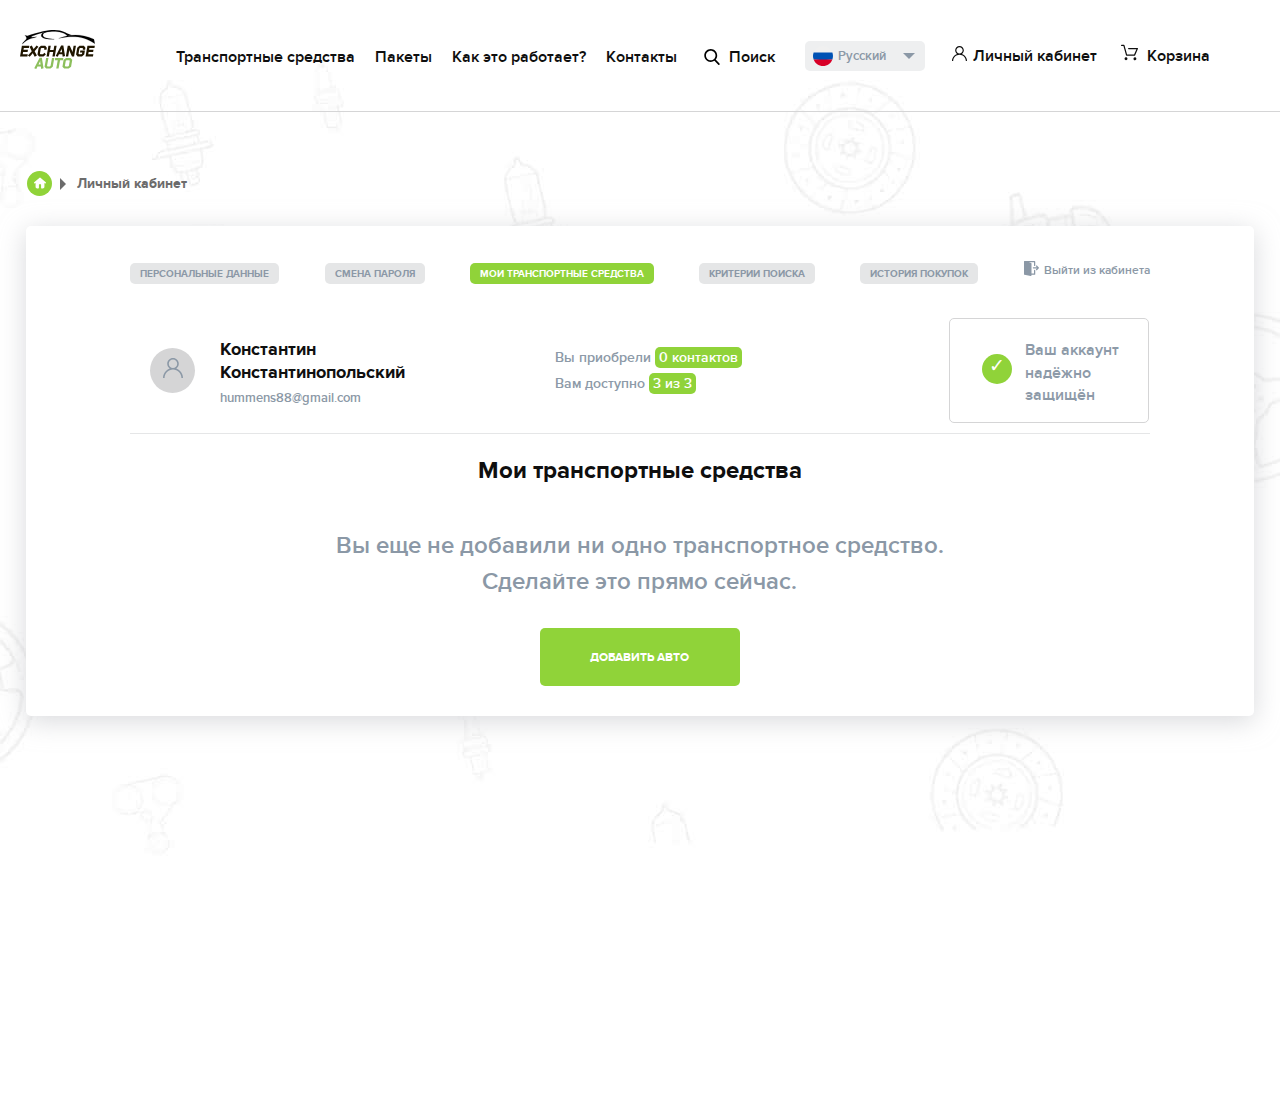
<file: docs/lk-my-transport-no-car.html>
<!DOCTYPE html>
<html lang="ru">
<head>
	<meta charset="UTF-8">
	<title>Changeauto</title>
	<meta name = "discription" content = "">
	<meta name = "keywords" content = "">
	<!-- Adaptive -->
	<meta name = "viewport" content = "width=device-width, initial-scale=1.0"/>
	<meta http-equiv="X-UA-Compatible" content="IE=edge"/>
	<!-- Styles -->
	<link rel="stylesheet" href="css/main.css">
	<!-- Fonts -->
	<link rel="stylesheet" href="font/ProximaNova/stylesheet.css">
	<!-- Owl Caroucel -->
	<link rel="stylesheet" href="libs/Owl_carousel/owl.carousel.css">
	<link rel="stylesheet" href="libs/Owl_carousel/owl.theme.default.css">
	<!-- Slick Slider -->
	<link rel="stylesheet" href="libs/slick/slick.css">
	<link rel="stylesheet" href="libs/slick/slick-theme.css">
	<!-- Ui-slider-control -->	
	<link rel="stylesheet" href="libs/Ui_slider/jquery-ui.css">
	<!-- Nice Select -->
	<link rel="stylesheet" href="libs/NiceSelect/css/nice-select.css">
</head>
<body>
	<div class="wrapper">
		<div class="main-page">
			<div class="navigation">
				<div class="navigation_content container">
					<div class="logo-block">
						<a href="index.html" class = "logo-link">
							<svg 
								class = "logo-block_svg" viewBox="0 0 295.44 153.37"><defs>
								<style>.cls-1{fill:none;stroke:#000;stroke-width:0.52px;}
								.cls-2{fill:#201600;}.cls-3{fill:#8cbf5c;}
								</style></defs><path d="M25.17,24.69C155.72-19.24,160.81,6.78,203.1,20.49L187,23.32c-37.7-38.79-148.9-1.72-143.45,6.92Z"/><path class="cls-1" d="M25.17,24.69C155.72-19.24,160.81,6.78,203.1,20.49L187,23.32c-37.7-38.79-148.9-1.72-143.45,6.92Z"/><path d="M113.56,6s-30.94.3-30.13,16.57,51.82,13.67,51.82,13.67S91,35.39,90.18,21.08,127.37,3.39,127.37,3.39Z"/><path class="cls-1" d="M113.56,6s-30.94.3-30.13,16.57,51.82,13.67,51.82,13.67S91,35.39,90.18,21.08,127.37,3.39,127.37,3.39Z"/><path d="M295.06,54.6,291.33,36c-58.78-25.69-100.43-17.29-139.06-2.9C201,22.82,249.06,21.76,295.06,54.6Z"/><path class="cls-1" d="M295.06,54.6,291.33,36c-58.78-25.69-100.43-17.29-139.06-2.9C201,22.82,249.06,21.76,295.06,54.6Z"/><path d="M18.86,21C37.22,37.44,13.48,41.59,8.78,55.66c28.09-26.79,38-19.17,57-28.75C37.13,32.65,34.41,23,18.86,21Z"/><path class="cls-1" d="M18.86,21C37.22,37.44,13.48,41.59,8.78,55.66c28.09-26.79,38-19.17,57-28.75C37.13,32.65,34.41,23,18.86,21Z"/><path class="cls-2" d="M7.4,62.16H36.58L35,70.74H15L13.79,78H31.31l-1.54,8.59H12.25l-1.6,9h20l-1.48,8.58H0Z"/><path class="cls-2" d="M52.85,73.52l.3,2.25h.23l1.13-2.25,11-12.84,6.86,5.39L57.59,83.29l9,16.87-8.7,5.5-6.8-12.72-.3-2.25h-.24l-1.12,2.25L38.11,105.66l-6.8-5.5,15-16.87L37.58,66.07l8.76-5.39Z"/><path class="cls-2" d="M96.71,89.92l5.15,6.27-9.36,8H75l-6.27-7.57,4.74-26.87,8.93-7.58H99.49l6.21,7.58-1.36,7.81H95.17l.77-4.44-2-2.37H84.81L82,73.11,78.48,93.23l2,2.37H90Z"/><path class="cls-2" d="M135.12,62.16h9.17l-7.4,42h-9.17l3-17H116.77l-3,17h-9.18l7.4-42h9.18l-2.9,16.45h13.91Z"/><path class="cls-2" d="M170.74,61l6.69,41.49-9.17,2.9L166.72,96H153.4l-4.56,9.41-8.11-2.9L162,61Zm-6.51,17.16V73.76H164l-1.54,4.38-5,9.83h8.4Z"/><path class="cls-2" d="M189.86,104.18h-9.18l7.4-42h8.23l9.88,22.08.83,3.9h.24l.06-4,3.9-22h9.18l-7.4,42h-8.23l-9.94-22.07L194,78.2h-.24l-.06,4Z"/><path class="cls-2" d="M244.48,93.23l.83-4.79h-9.05l1.3-7.4h18.23l-2.72,15.63-8.82,7.51H227.08l-6.27-7.57,4.73-26.87,8.94-7.58h17.11l6.21,7.58-1.36,7.81h-9.17l.77-4.44-2-2.37h-9.17l-2.78,2.37-3.56,20.12,2,2.37h9.17C242.71,94.77,243.48,94.12,244.48,93.23Z"/><path class="cls-2" d="M265.67,62.16h29.18l-1.54,8.58h-20L272.06,78h17.52L288,86.55H270.52l-1.6,9h20l-1.48,8.58H258.27Z"/><path class="cls-3" d="M86.07,109l6.69,41.49-9.18,2.9L82,144H68.73l-4.56,9.41-8.11-2.9L77.31,109Zm-6.51,17.16v-4.38h-.24l-1.54,4.38-5,9.83h8.41Z"/><path class="cls-3" d="M96.72,144.67l6.1-34.51H112l-5.5,31.07,2,2.37h9.17l2.79-2.37,5.5-31.07h9.17L129,144.67l-8.88,7.51H103Z"/><path class="cls-3" d="M151.94,152.18h-9.18l5.86-33.44H137.08l1.54-8.58h32.26l-1.54,8.58H157.8Z"/><path class="cls-3" d="M199.05,110.16l6.87,7.46-4.74,27.11-9.53,7.45H174.07l-6.92-7.45,4.73-27.11,9.59-7.46Zm-5.21,8.58H183.6l-3.14,2.49-3.55,19.88,2.31,2.49h10.24l3.14-2.49,3.55-19.88Z"/>
							</svg>
						</a>
					</div>
					<div class="link-block">
						<ul class = "link-block_list">
							<li class = link-block_item><a class = "link-block_item-link" href="transport.html">Транспортные средства</a></li>
							<li class = link-block_item><a class = "link-block_item-link" href="package.html">Пакеты</a></li>
							<li class = link-block_item><a class = "link-block_item-link" href="how-to.html">Как это работает?</a></li>
							<li class = link-block_item><a class = "link-block_item-link" href="contact.html">Контакты</a></li>
						</ul>
					</div>
					<div class="contact-block">
						<div class="contact-search-block">
							<a class = "link-block_item-link link-search" href="search.html">
								<svg 
									class = "search-svg" enable-background="new 0 0 56.966 56.966" 
									viewBox="0 0 56.966 56.966"><path d="m55.146 51.887-13.558-14.101c3.486-4.144 5.396-9.358 5.396-14.786 0-12.682-10.318-23-23-23s-23 10.318-23 23 10.318 23 23 23c4.761 0 9.298-1.436 13.177-4.162l13.661 14.208c.571.593 1.339.92 2.162.92.779 0 1.518-.297 2.079-.837 1.192-1.147 1.23-3.049.083-4.242zm-31.162-45.887c9.374 0 17 7.626 17 17s-7.626 17-17 17-17-7.626-17-17 7.626-17 17-17z"/>
								</svg>
								<p class="text-none">Поиск</p>
							</a>
						</div>
						<div class="dropdown-wrap">
							<div class="dropdown" data-dropdown = "open">
								<div class="dropdown-head">
									<p class = "dropdown-text">
										<svg 
											class = "russian-svg" version="1.1" x="0px" y="0px"
											viewBox="0 0 512 512" style="enable-background:new 0 0 512 512;" xml:space="preserve">
											<circle style="fill:#F0F0F0;" cx="256" cy="256" r="256"/>
											<path style="fill:#0052B4;" d="M496.077,345.043C506.368,317.31,512,287.314,512,256s-5.632-61.31-15.923-89.043H15.923
											C5.633,194.69,0,224.686,0,256s5.633,61.31,15.923,89.043L256,367.304L496.077,345.043z"/>
											<path style="fill:#D80027;" d="M256,512c110.071,0,203.906-69.472,240.077-166.957H15.923C52.094,442.528,145.929,512,256,512z"/>
										</svg>
										Русский
									</p>
								</div>
								<div class="dropdown-body">
									<div class="dropdown-item-english">
										<p class = "dropdown-text">
											<svg 
												class = "english-svg" version="1.1" x="0px" y="0px"
												viewBox="0 0 512 512" style="enable-background:new 0 0 512 512;" xml:space="preserve">
												<circle style="fill:#F0F0F0;" cx="256" cy="256" r="256"/>
												<path style="fill:#D80027;" d="M244.87,256H512c0-23.106-3.08-45.49-8.819-66.783H244.87V256z"/>
												<path style="fill:#D80027;" d="M244.87,122.435h229.556c-15.671-25.572-35.708-48.175-59.07-66.783H244.87V122.435z"/>
												<path style="fill:#D80027;" d="M256,512c60.249,0,115.626-20.824,159.356-55.652H96.644C140.374,491.176,195.751,512,256,512z"/>
												<path style="fill:#D80027;" d="M37.574,389.565h436.852c12.581-20.529,22.338-42.969,28.755-66.783H8.819
												C15.236,346.596,24.993,369.036,37.574,389.565z"/>
												<path style="fill:#0052B4;" d="M118.584,39.978h23.329l-21.7,15.765l8.289,25.509l-21.699-15.765L85.104,81.252l7.16-22.037
												C73.158,75.13,56.412,93.776,42.612,114.552h7.475l-13.813,10.035c-2.152,3.59-4.216,7.237-6.194,10.938l6.596,20.301l-12.306-8.941
												c-3.059,6.481-5.857,13.108-8.372,19.873l7.267,22.368h26.822l-21.7,15.765l8.289,25.509l-21.699-15.765l-12.998,9.444
												C0.678,234.537,0,245.189,0,256h256c0-141.384,0-158.052,0-256C205.428,0,158.285,14.67,118.584,39.978z M128.502,230.4
												l-21.699-15.765L85.104,230.4l8.289-25.509l-21.7-15.765h26.822l8.288-25.509l8.288,25.509h26.822l-21.7,15.765L128.502,230.4z
												 M120.213,130.317l8.289,25.509l-21.699-15.765l-21.699,15.765l8.289-25.509l-21.7-15.765h26.822l8.288-25.509l8.288,25.509h26.822
												L120.213,130.317z M220.328,230.4l-21.699-15.765L176.93,230.4l8.289-25.509l-21.7-15.765h26.822l8.288-25.509l8.288,25.509h26.822
												l-21.7,15.765L220.328,230.4z M212.039,130.317l8.289,25.509l-21.699-15.765l-21.699,15.765l8.289-25.509l-21.7-15.765h26.822
												l8.288-25.509l8.288,25.509h26.822L212.039,130.317z M212.039,55.743l8.289,25.509l-21.699-15.765L176.93,81.252l8.289-25.509
												l-21.7-15.765h26.822l8.288-25.509l8.288,25.509h26.822L212.039,55.743z"/>
											</svg>
											English
										</p>
									</div>
									<div class="dropdown-item-deutch">
										<p class = "dropdown-text">
											<svg 
												class = "germany-svg" version="1.1" x="0px" y="0px"
												viewBox="0 0 512 512" style="enable-background:new 0 0 512 512;" xml:space="preserve">
												<path style="fill:#FFDA44;" d="M15.923,345.043C52.094,442.527,145.929,512,256,512s203.906-69.473,240.077-166.957L256,322.783
												L15.923,345.043z"/>
												<path d="M256,0C145.929,0,52.094,69.472,15.923,166.957L256,189.217l240.077-22.261C459.906,69.472,366.071,0,256,0z"/>
												<path style="fill:#D80027;" d="M15.923,166.957C5.633,194.69,0,224.686,0,256s5.633,61.31,15.923,89.043h480.155
												C506.368,317.31,512,287.314,512,256s-5.632-61.31-15.923-89.043H15.923z"/>
											</svg>
											Deutsch
										</p>
									</div>
								</div>
							</div>
						</div>
						<div class="user-block">
							<a href="lk-user-auth.html" class="user-link">
								<svg 
									class = "user-svg" version="1.1" x="0px" y="0px"
	 								viewBox="0 0 512 512" style="enable-background:new 0 0 512 512;" xml:space="preserve">
									<path d="M437.02,330.98c-27.883-27.882-61.071-48.523-97.281-61.018C378.521,243.251,404,198.548,404,148
									C404,66.393,337.607,0,256,0S108,66.393,108,148c0,50.548,25.479,95.251,64.262,121.962
									c-36.21,12.495-69.398,33.136-97.281,61.018C26.629,379.333,0,443.62,0,512h40c0-119.103,96.897-216,216-216s216,96.897,216,216
									h40C512,443.62,485.371,379.333,437.02,330.98z M256,256c-59.551,0-108-48.448-108-108S196.449,40,256,40
									c59.551,0,108,48.448,108,108S315.551,256,256,256z"/>
								</svg>
								<p class="text-none">Личный кабинет</p>
							</a>
						</div>
						<div class="backet-block">
							<!-- <div class="bascket-count">15</div> -->
							<a href="bascket.html" class="bascket-link">
								<svg 
									class = "bascket-svg" version="1.1" x="0px" y="0px"
									viewBox="0 0 459.529 459.529" style="enable-background:new 0 0 459.529 459.529;" xml:space="preserve">
									<path d="M17,55.231h48.733l69.417,251.033c1.983,7.367,8.783,12.467,16.433,12.467h213.35c6.8,0,12.75-3.967,15.583-10.2
									l77.633-178.5c2.267-5.383,1.7-11.333-1.417-16.15c-3.117-4.817-8.5-7.65-14.167-7.65H206.833c-9.35,0-17,7.65-17,17
									s7.65,17,17,17H416.5l-62.9,144.5H164.333L94.917,33.698c-1.983-7.367-8.783-12.467-16.433-12.467H17c-9.35,0-17,7.65-17,17
									S7.65,55.231,17,55.231z"/>
									<path d="M135.433,438.298c21.25,0,38.533-17.283,38.533-38.533s-17.283-38.533-38.533-38.533S96.9,378.514,96.9,399.764
									S114.183,438.298,135.433,438.298z"/>
									<path d="M376.267,438.298c0.85,0,1.983,0,2.833,0c10.2-0.85,19.55-5.383,26.35-13.317c6.8-7.65,9.917-17.567,9.35-28.05
									c-1.417-20.967-19.833-37.117-41.083-35.7c-21.25,1.417-37.117,20.117-35.7,41.083
									C339.433,422.431,356.15,438.298,376.267,438.298z"/>
								</svg>
								<p class="text-none">Корзина</p>
							</a>
						</div>
						<div class="burger-menu-button">
							<svg 
								class = "burger-svg" version="1.1" x="0px" y="0px"
								viewBox="0 0 50 50" style="enable-background:new 0 0 50 50;" xml:space="preserve">
								<rect y="2" width="50" height="4"/>
								<rect y="16" width="50" height="4"/>
								<rect y="30" width="50" height="4"/>
								<rect y="44" width="50" height="4"/>
							</svg>
						</div>
					</div>
				</div>
			</div>
			<!-- INNER-PAGE-WRAP -->
			<div class="wrap-inner-page container">
				<div class="inner-home-link-wrap lk-user">
					<a class = "inner-home-link" href="index.html">
						<div class="inner-home-icon">
							<svg 
								class = "home-icon-svg" version="1.1" x="0px" y="0px" width="25" height="25" viewBox="0 0 72.231 72.232" style="enable-background:new 0 0 72.231 72.232;" xml:space="preserve">
								<path d="M70.854,32.011L38.771,4.543c-0.1-0.085-0.209-0.149-0.314-0.223c-0.084-0.06-0.163-0.126-0.251-0.179
								c-0.123-0.072-0.252-0.127-0.381-0.187c-0.098-0.045-0.191-0.099-0.292-0.136c-0.123-0.045-0.25-0.07-0.376-0.104
								c-0.258-0.067-0.519-0.11-0.784-0.127c-0.086-0.005-0.171-0.021-0.257-0.021c-0.124,0-0.247,0.021-0.37,0.032
								c-0.119,0.011-0.239,0.013-0.357,0.034c-0.115,0.021-0.226,0.06-0.339,0.09c-0.124,0.033-0.249,0.061-0.37,0.105
								c-0.105,0.04-0.205,0.096-0.309,0.145c-0.121,0.058-0.244,0.111-0.36,0.181c-0.098,0.059-0.188,0.132-0.28,0.198
								c-0.089,0.064-0.184,0.118-0.268,0.19L1.377,32.011c-1.677,1.437-1.846,3.934-0.379,5.575c1.463,1.64,4.012,1.812,5.686,0.375
								l2.768-2.369v23.174c0,5.461,4.532,9.898,10.105,9.898h6.021c2.227,0,4.031-1.769,4.031-3.949V46.078
								c0-1.105,0.918-2.002,2.042-2.002h8.925c1.128,0,2.045,0.896,2.045,2.002v18.18c0,0.271,0.027,0.533,0.083,0.805l0.1,0.459
								c0.391,1.835,2.036,3.145,3.947,3.145h5.923c5.574,0,10.109-4.438,10.109-9.898V35.593l2.764,2.367
								c0.765,0.653,1.707,0.979,2.651,0.979c1.121,0,2.237-0.459,3.035-1.354C72.7,35.945,72.531,33.448,70.854,32.011z"/>
							</svg>
						</div>
					</a>
					<a href="#!" class="link-name-section">Личный кабинет</a>
				</div>
				<div class="lk-user-content">
					<div class="lk-user-content-wrap">
						<div class="lk-user-content-top-header">
							<a href="lk-user.html" class="lk-user-content-nav">персональные данные</a>
							<a href="lk-password.html" class="lk-user-content-nav">смена пароля</a>
							<a href="#!" class="lk-user-content-nav  active">мои транспортные средства</a>
							<a href="lk-search.html" class="lk-user-content-nav">критерии поиска</a>
							<a href="lk-history.html" class="lk-user-content-nav">история покупок</a>
							<a href="index.html" class="lk-user-exit-link">
								<svg 
									class = "logout-icon-svg" version="1.1" x="0px" y="0px"
									viewBox="0 0 512 512" style="enable-background:new 0 0 512 512;" xml:space="preserve">
									<path d="M510.371,226.513c-1.088-2.603-2.645-4.971-4.629-6.955l-63.979-63.979c-8.341-8.32-21.824-8.32-30.165,0
									c-8.341,8.341-8.341,21.845,0,30.165l27.584,27.584H320.013c-11.797,0-21.333,9.557-21.333,21.333s9.536,21.333,21.333,21.333
									h119.168l-27.584,27.584c-8.341,8.341-8.341,21.845,0,30.165c4.16,4.181,9.621,6.251,15.083,6.251s10.923-2.069,15.083-6.251
									l63.979-63.979c1.984-1.963,3.541-4.331,4.629-6.955C512.525,237.606,512.525,231.718,510.371,226.513z"/>
									<path d="M362.68,298.667c-11.797,0-21.333,9.557-21.333,21.333v106.667h-85.333V85.333c0-9.408-6.187-17.728-15.211-20.437
									l-74.091-22.229h174.635v106.667c0,11.776,9.536,21.333,21.333,21.333s21.333-9.557,21.333-21.333v-128
									C384.013,9.557,374.477,0,362.68,0H21.347c-0.768,0-1.451,0.32-2.197,0.405c-1.003,0.107-1.92,0.277-2.88,0.512
									c-2.24,0.576-4.267,1.451-6.165,2.645c-0.469,0.299-1.045,0.32-1.493,0.661C8.44,4.352,8.376,4.587,8.205,4.715
									C5.88,6.549,3.939,8.789,2.531,11.456c-0.299,0.576-0.363,1.195-0.597,1.792c-0.683,1.621-1.429,3.2-1.685,4.992
									c-0.107,0.64,0.085,1.237,0.064,1.856c-0.021,0.427-0.299,0.811-0.299,1.237V448c0,10.176,7.189,18.923,17.152,20.907
									l213.333,42.667c1.387,0.299,2.795,0.427,4.181,0.427c4.885,0,9.685-1.685,13.525-4.843c4.928-4.053,7.808-10.091,7.808-16.491
									v-21.333H362.68c11.797,0,21.333-9.557,21.333-21.333V320C384.013,308.224,374.477,298.667,362.68,298.667z"/>
								</svg>
								Выйти из кабинета
							</a>
						</div>
						<div class="lk-user-content-bottom-header">
							<div class="lk-user-bottom-header-item-user">
								<div class="lk-user-bottom-header-user-left">
									<div class="lk-user-bottom-header-user-photo">
										<svg 
											class = "user-icon-svg" version="1.1" x="0px" y="0px"
											viewBox="0 0 512 512" style="enable-background:new 0 0 512 512;" xml:space="preserve">
											<path d="M437.02,330.98c-27.883-27.882-61.071-48.523-97.281-61.018C378.521,243.251,404,198.548,404,148
											C404,66.393,337.607,0,256,0S108,66.393,108,148c0,50.548,25.479,95.251,64.262,121.962
											c-36.21,12.495-69.398,33.136-97.281,61.018C26.629,379.333,0,443.62,0,512h40c0-119.103,96.897-216,216-216s216,96.897,216,216
											h40C512,443.62,485.371,379.333,437.02,330.98z M256,256c-59.551,0-108-48.448-108-108S196.449,40,256,40
											c59.551,0,108,48.448,108,108S315.551,256,256,256z"/>
										</svg>
									</div>
								</div>
								<div class="lk-user-bottom-header-user-right">
									<p class="lk-user-bottom-header-user-name">Константин Константинопольский</p>
									<p class="lk-user-bottom-header-user-email">hummens88@gmail.com</p>
								</div>
							</div>
							<div class="lk-user-bottom-header-item-info">
								<p class="lk-user-bottom-header-info-text">Вы приобрели  <span class = "text-green-bg">0 контактов</span></p>
								<p class="lk-user-bottom-header-info-text">Вам доступно  <span class = "text-green-bg"> 3 из 3</span></p>
							</div>
							<div class="lk-user-bottom-header-item-accaunt">
								<div class="lk-user-bottom-header-your-accaunt">
									<p class="bottom-header-your-accaunt-text">Ваш аккаунт надёжно защищён</p>
								</div>
							</div>
						</div>
						<div class="lk-my-transport-no-car-block">
							<p class="lk-my-transport-no-car-title">Мои транспортные средства</p>
							<div class="lk-my-transport-no-car-content">
								<p class="lk-my-transport-no-car-disription">Вы еще не добавили ни одно транспортное средство. Сделайте это прямо сейчас.</p>
								<!-- !!! После сборки удалить, рабочяя кнопка ниже -->
								<a href="lk-add-transport.html" class="lk-my-transport-no-car-button">добавить авто</a>
								<!-- <button class="lk-my-transport-no-car-button">добавить авто</button> -->
							</div>
						</div>	
					</div>
				</div>	
			</div>
		</div>
		<!-- FOOTER -->
		<footer class="footer">
			<div class="footer-navigation">
				<div class="footer-navigation_content container">
					<div class="footer-logo-block">
						<a href="index.html" class = "logo-link">
							<svg 
								class = "logo-block_svg" viewBox="0 0 295.44 153.37"><defs>
								<style>.cls-1{fill:none;stroke:#000;stroke-width:0.52px;}
								.cls-2{fill:#201600;}.cls-3{fill:#8cbf5c;}
								</style></defs><path d="M25.17,24.69C155.72-19.24,160.81,6.78,203.1,20.49L187,23.32c-37.7-38.79-148.9-1.72-143.45,6.92Z"/><path class="cls-1" d="M25.17,24.69C155.72-19.24,160.81,6.78,203.1,20.49L187,23.32c-37.7-38.79-148.9-1.72-143.45,6.92Z"/><path d="M113.56,6s-30.94.3-30.13,16.57,51.82,13.67,51.82,13.67S91,35.39,90.18,21.08,127.37,3.39,127.37,3.39Z"/><path class="cls-1" d="M113.56,6s-30.94.3-30.13,16.57,51.82,13.67,51.82,13.67S91,35.39,90.18,21.08,127.37,3.39,127.37,3.39Z"/><path d="M295.06,54.6,291.33,36c-58.78-25.69-100.43-17.29-139.06-2.9C201,22.82,249.06,21.76,295.06,54.6Z"/><path class="cls-1" d="M295.06,54.6,291.33,36c-58.78-25.69-100.43-17.29-139.06-2.9C201,22.82,249.06,21.76,295.06,54.6Z"/><path d="M18.86,21C37.22,37.44,13.48,41.59,8.78,55.66c28.09-26.79,38-19.17,57-28.75C37.13,32.65,34.41,23,18.86,21Z"/><path class="cls-1" d="M18.86,21C37.22,37.44,13.48,41.59,8.78,55.66c28.09-26.79,38-19.17,57-28.75C37.13,32.65,34.41,23,18.86,21Z"/><path class="cls-2" d="M7.4,62.16H36.58L35,70.74H15L13.79,78H31.31l-1.54,8.59H12.25l-1.6,9h20l-1.48,8.58H0Z"/><path class="cls-2" d="M52.85,73.52l.3,2.25h.23l1.13-2.25,11-12.84,6.86,5.39L57.59,83.29l9,16.87-8.7,5.5-6.8-12.72-.3-2.25h-.24l-1.12,2.25L38.11,105.66l-6.8-5.5,15-16.87L37.58,66.07l8.76-5.39Z"/><path class="cls-2" d="M96.71,89.92l5.15,6.27-9.36,8H75l-6.27-7.57,4.74-26.87,8.93-7.58H99.49l6.21,7.58-1.36,7.81H95.17l.77-4.44-2-2.37H84.81L82,73.11,78.48,93.23l2,2.37H90Z"/><path class="cls-2" d="M135.12,62.16h9.17l-7.4,42h-9.17l3-17H116.77l-3,17h-9.18l7.4-42h9.18l-2.9,16.45h13.91Z"/><path class="cls-2" d="M170.74,61l6.69,41.49-9.17,2.9L166.72,96H153.4l-4.56,9.41-8.11-2.9L162,61Zm-6.51,17.16V73.76H164l-1.54,4.38-5,9.83h8.4Z"/><path class="cls-2" d="M189.86,104.18h-9.18l7.4-42h8.23l9.88,22.08.83,3.9h.24l.06-4,3.9-22h9.18l-7.4,42h-8.23l-9.94-22.07L194,78.2h-.24l-.06,4Z"/><path class="cls-2" d="M244.48,93.23l.83-4.79h-9.05l1.3-7.4h18.23l-2.72,15.63-8.82,7.51H227.08l-6.27-7.57,4.73-26.87,8.94-7.58h17.11l6.21,7.58-1.36,7.81h-9.17l.77-4.44-2-2.37h-9.17l-2.78,2.37-3.56,20.12,2,2.37h9.17C242.71,94.77,243.48,94.12,244.48,93.23Z"/><path class="cls-2" d="M265.67,62.16h29.18l-1.54,8.58h-20L272.06,78h17.52L288,86.55H270.52l-1.6,9h20l-1.48,8.58H258.27Z"/><path class="cls-3" d="M86.07,109l6.69,41.49-9.18,2.9L82,144H68.73l-4.56,9.41-8.11-2.9L77.31,109Zm-6.51,17.16v-4.38h-.24l-1.54,4.38-5,9.83h8.41Z"/><path class="cls-3" d="M96.72,144.67l6.1-34.51H112l-5.5,31.07,2,2.37h9.17l2.79-2.37,5.5-31.07h9.17L129,144.67l-8.88,7.51H103Z"/><path class="cls-3" d="M151.94,152.18h-9.18l5.86-33.44H137.08l1.54-8.58h32.26l-1.54,8.58H157.8Z"/><path class="cls-3" d="M199.05,110.16l6.87,7.46-4.74,27.11-9.53,7.45H174.07l-6.92-7.45,4.73-27.11,9.59-7.46Zm-5.21,8.58H183.6l-3.14,2.49-3.55,19.88,2.31,2.49h10.24l3.14-2.49,3.55-19.88Z"/>
							</svg>
						</a>
					</div>
					<div class="footer-link-block">
						<ul class = "footer-link-block_list">
							<li class = footer-link-block_item><a class = "footer-link-block_item-link" href="transport.html">Транспортные средства</a></li>
							<li class = footer-link-block_item><a class = "footer-link-block_item-link" href="package.html">Пакеты</a></li>
							<li class = footer-link-block_item><a class = "footer-link-block_item-link" href="how-to.html">Как это работает?</a></li>
							<li class = footer-link-block_item><a class = "footer-link-block_item-link" href="contact.html">Контакты</a></li>
						</ul>
						<div class="footer-dropdown-wrap">
							<div class="footer-dropdown" data-dropdown = "open">
								<div class="dropdown-head">
									<p class = "dropdown-text">
										<svg 
											class = "russian-svg" version="1.1" x="0px" y="0px"
											viewBox="0 0 512 512" style="enable-background:new 0 0 512 512;" xml:space="preserve">
											<circle style="fill:#F0F0F0;" cx="256" cy="256" r="256"/>
											<path style="fill:#0052B4;" d="M496.077,345.043C506.368,317.31,512,287.314,512,256s-5.632-61.31-15.923-89.043H15.923
											C5.633,194.69,0,224.686,0,256s5.633,61.31,15.923,89.043L256,367.304L496.077,345.043z"/>
											<path style="fill:#D80027;" d="M256,512c110.071,0,203.906-69.472,240.077-166.957H15.923C52.094,442.528,145.929,512,256,512z"/>
										</svg>
										Русский
									</p>
								</div>
								<div class="dropdown-body">
									<div class="dropdown-item-english">
										<p class = "dropdown-text">
											<svg 
												class = "english-svg" version="1.1" x="0px" y="0px"
												viewBox="0 0 512 512" style="enable-background:new 0 0 512 512;" xml:space="preserve">
												<circle style="fill:#F0F0F0;" cx="256" cy="256" r="256"/>
												<path style="fill:#D80027;" d="M244.87,256H512c0-23.106-3.08-45.49-8.819-66.783H244.87V256z"/>
												<path style="fill:#D80027;" d="M244.87,122.435h229.556c-15.671-25.572-35.708-48.175-59.07-66.783H244.87V122.435z"/>
												<path style="fill:#D80027;" d="M256,512c60.249,0,115.626-20.824,159.356-55.652H96.644C140.374,491.176,195.751,512,256,512z"/>
												<path style="fill:#D80027;" d="M37.574,389.565h436.852c12.581-20.529,22.338-42.969,28.755-66.783H8.819
												C15.236,346.596,24.993,369.036,37.574,389.565z"/>
												<path style="fill:#0052B4;" d="M118.584,39.978h23.329l-21.7,15.765l8.289,25.509l-21.699-15.765L85.104,81.252l7.16-22.037
												C73.158,75.13,56.412,93.776,42.612,114.552h7.475l-13.813,10.035c-2.152,3.59-4.216,7.237-6.194,10.938l6.596,20.301l-12.306-8.941
												c-3.059,6.481-5.857,13.108-8.372,19.873l7.267,22.368h26.822l-21.7,15.765l8.289,25.509l-21.699-15.765l-12.998,9.444
												C0.678,234.537,0,245.189,0,256h256c0-141.384,0-158.052,0-256C205.428,0,158.285,14.67,118.584,39.978z M128.502,230.4
												l-21.699-15.765L85.104,230.4l8.289-25.509l-21.7-15.765h26.822l8.288-25.509l8.288,25.509h26.822l-21.7,15.765L128.502,230.4z
												 M120.213,130.317l8.289,25.509l-21.699-15.765l-21.699,15.765l8.289-25.509l-21.7-15.765h26.822l8.288-25.509l8.288,25.509h26.822
												L120.213,130.317z M220.328,230.4l-21.699-15.765L176.93,230.4l8.289-25.509l-21.7-15.765h26.822l8.288-25.509l8.288,25.509h26.822
												l-21.7,15.765L220.328,230.4z M212.039,130.317l8.289,25.509l-21.699-15.765l-21.699,15.765l8.289-25.509l-21.7-15.765h26.822
												l8.288-25.509l8.288,25.509h26.822L212.039,130.317z M212.039,55.743l8.289,25.509l-21.699-15.765L176.93,81.252l8.289-25.509
												l-21.7-15.765h26.822l8.288-25.509l8.288,25.509h26.822L212.039,55.743z"/>
											</svg>
											English
										</p>
									</div>
									<div class="dropdown-item-deutch">
										<p class = "dropdown-text">
											<svg 
												class = "germany-svg" version="1.1" x="0px" y="0px"
												viewBox="0 0 512 512" style="enable-background:new 0 0 512 512;" xml:space="preserve">
												<path style="fill:#FFDA44;" d="M15.923,345.043C52.094,442.527,145.929,512,256,512s203.906-69.473,240.077-166.957L256,322.783
												L15.923,345.043z"/>
												<path d="M256,0C145.929,0,52.094,69.472,15.923,166.957L256,189.217l240.077-22.261C459.906,69.472,366.071,0,256,0z"/>
												<path style="fill:#D80027;" d="M15.923,166.957C5.633,194.69,0,224.686,0,256s5.633,61.31,15.923,89.043h480.155
												C506.368,317.31,512,287.314,512,256s-5.632-61.31-15.923-89.043H15.923z"/>
											</svg>
											Deutsch
										</p>
									</div>
								</div>
							</div>
						</div>
					</div>
					<div class="footer-contact-block">
						<div class="footer-user-block">
							<a href="lk-user-auth.html" class="footer-user-link footer-user-link--active">
								<svg 
									class = "user-svg user-svg--active" version="1.1" x="0px" y="0px"
	 								viewBox="0 0 512 512" style="enable-background:new 0 0 512 512;" xml:space="preserve">
									<path d="M437.02,330.98c-27.883-27.882-61.071-48.523-97.281-61.018C378.521,243.251,404,198.548,404,148
									C404,66.393,337.607,0,256,0S108,66.393,108,148c0,50.548,25.479,95.251,64.262,121.962
									c-36.21,12.495-69.398,33.136-97.281,61.018C26.629,379.333,0,443.62,0,512h40c0-119.103,96.897-216,216-216s216,96.897,216,216
									h40C512,443.62,485.371,379.333,437.02,330.98z M256,256c-59.551,0-108-48.448-108-108S196.449,40,256,40
									c59.551,0,108,48.448,108,108S315.551,256,256,256z"/>
								</svg>
								Личный кабинет
							</a>
						</div>
						<div class="footer-backet-block">
							<div class="bascket-count">15</div>
							<a href="bascket.html" class="footer-bascket-link">
								<svg 
									class = "bascket-svg" version="1.1" x="0px" y="0px"
									viewBox="0 0 459.529 459.529" style="enable-background:new 0 0 459.529 459.529;" xml:space="preserve">
									<path d="M17,55.231h48.733l69.417,251.033c1.983,7.367,8.783,12.467,16.433,12.467h213.35c6.8,0,12.75-3.967,15.583-10.2
									l77.633-178.5c2.267-5.383,1.7-11.333-1.417-16.15c-3.117-4.817-8.5-7.65-14.167-7.65H206.833c-9.35,0-17,7.65-17,17
									s7.65,17,17,17H416.5l-62.9,144.5H164.333L94.917,33.698c-1.983-7.367-8.783-12.467-16.433-12.467H17c-9.35,0-17,7.65-17,17
									S7.65,55.231,17,55.231z"/>
									<path d="M135.433,438.298c21.25,0,38.533-17.283,38.533-38.533s-17.283-38.533-38.533-38.533S96.9,378.514,96.9,399.764
									S114.183,438.298,135.433,438.298z"/>
									<path d="M376.267,438.298c0.85,0,1.983,0,2.833,0c10.2-0.85,19.55-5.383,26.35-13.317c6.8-7.65,9.917-17.567,9.35-28.05
									c-1.417-20.967-19.833-37.117-41.083-35.7c-21.25,1.417-37.117,20.117-35.7,41.083
									C339.433,422.431,356.15,438.298,376.267,438.298z"/>
								</svg>
								Корзина
							</a>
						</div>
						<div class="footer-search-block">
							<a class = "footer-link-search" href="search.html">
								<svg 
									class = "search-svg" enable-background="new 0 0 56.966 56.966" 
									viewBox="0 0 56.966 56.966"><path d="m55.146 51.887-13.558-14.101c3.486-4.144 5.396-9.358 5.396-14.786 0-12.682-10.318-23-23-23s-23 10.318-23 23 10.318 23 23 23c4.761 0 9.298-1.436 13.177-4.162l13.661 14.208c.571.593 1.339.92 2.162.92.779 0 1.518-.297 2.079-.837 1.192-1.147 1.23-3.049.083-4.242zm-31.162-45.887c9.374 0 17 7.626 17 17s-7.626 17-17 17-17-7.626-17-17 7.626-17 17-17z"/>
								</svg>
								<p class="text-none">Поиск</p>
							</a>
						</div>
					</div>
				</div>
			</div>
			<div class="footer-bottom-block container">
				<p class="footer-copy">Все права защищены © 2019</p>
				<a href="#!" class="footer-user-license">Пользовательское соглашение</a>
				<div class="footer-payment-card">
					<a href="#!" class="visa-card">
						<svg 
							class = "visa-svg" version="1.1" x="0px" y="0px"
							viewBox="0 0 512 512" style="enable-background:new 0 0 512 512;" xml:space="preserve">
							<path style="fill:#FFFFFF;" d="M512,402.281c0,16.716-13.55,30.267-30.265,30.267H30.265C13.55,432.549,0,418.997,0,402.281V109.717
							c0-16.716,13.55-30.266,30.265-30.266h451.47c16.716,0,30.265,13.551,30.265,30.266V402.281L512,402.281z"/>
							<path style="fill:#F79F1A;" d="M113.64,258.035l-12.022-57.671c-2.055-7.953-8.035-10.319-15.507-10.632H30.993l-0.491,2.635
							C73.431,202.774,101.836,227.88,113.64,258.035z"/>
							<polygon style="fill:#059BBF;" points="241.354,190.892 205.741,190.892 183.499,321.419 219.053,321.419 	"/>
							<path style="fill:#059BBF;" d="M135.345,321.288l56.01-130.307h-37.691l-34.843,89.028l-3.719-13.442
								c-6.83-16.171-26.35-39.446-49.266-54.098l31.85,108.863L135.345,321.288z"/>
							<path style="fill:#059BBF;" d="M342.931,278.75c0.132-14.819-9.383-26.122-29.887-35.458c-12.461-6.03-20.056-10.051-19.965-16.17
							c0-5.406,6.432-11.213,20.368-11.213c11.661-0.179,20.057,2.367,26.624,5.003l3.218,1.475l4.826-28.277
							c-7.059-2.637-18.094-5.451-31.895-5.451c-35.157,0-59.904,17.691-60.128,43.064c-0.224,18.763,17.692,29.216,31.181,35.469
							c13.847,6.374,18.493,10.453,18.404,16.171c-0.089,8.743-11.035,12.73-21.264,12.73c-14.25,0-21.8-1.965-33.509-6.843l-4.55-2.09
							l-4.998,29.249c8.303,3.629,23.668,6.801,39.618,6.933C318.361,323.342,342.663,305.876,342.931,278.75z"/>
							<path style="fill:#059BBF;" d="M385.233,301.855c4.065,0,40.382,0.045,45.566,0.045c1.072,4.545,4.333,19.565,4.333,19.565h33.011
							L439.33,191.027h-27.472c-8.533,0-14.874,2.323-18.628,10.809l-52.845,119.629h37.392
							C377.774,321.465,383.848,305.386,385.233,301.855z M409.622,238.645c-0.176,0.357,2.95-7.549,4.737-12.463l2.411,11.256
							c0,0,6.792,31.182,8.22,37.704h-29.528C398.411,267.638,409.622,238.645,409.622,238.645z"/>
							<path style="fill:#059BBF;" d="M481.735,79.451H30.265C13.55,79.451,0,93.001,0,109.717v31.412h512v-31.412
							C512,93.001,498.451,79.451,481.735,79.451z"/>
							<path style="fill:#F79F1A;" d="M481.735,432.549H30.265C13.55,432.549,0,418.998,0,402.283v-31.412h512v31.412
							C512,418.998,498.451,432.549,481.735,432.549z"/>
							<path style="opacity:0.15;fill:#202121;enable-background:new    ;" d="M21.517,402.281V109.717
							c0-16.716,13.551-30.266,30.267-30.266h-21.52C13.55,79.451,0,93.001,0,109.717v292.565c0,16.716,13.55,30.267,30.265,30.267h21.52
							C35.069,432.549,21.517,418.997,21.517,402.281z"/>
						</svg>
					</a>
					<a href="#!" class="master-card">
						<svg 
							class = "mastercard-svg" version="1.1" x="0px" y="0px"
							viewBox="0 0 504 504" style="enable-background:new 0 0 504 504;" xml:space="preserve">
							<path style="fill:#FFB600;" d="M504,252c0,83.2-67.2,151.2-151.2,151.2c-83.2,0-151.2-68-151.2-151.2l0,0
							c0-83.2,67.2-151.2,150.4-151.2C436.8,100.8,504,168.8,504,252L504,252z"/>
							<path style="fill:#F7981D;" d="M352.8,100.8c83.2,0,151.2,68,151.2,151.2l0,0c0,83.2-67.2,151.2-151.2,151.2
							c-83.2,0-151.2-68-151.2-151.2"/>
							<path style="fill:#FF8500;" d="M352.8,100.8c83.2,0,151.2,68,151.2,151.2l0,0c0,83.2-67.2,151.2-151.2,151.2"/>
							<path style="fill:#FF5050;" d="M149.6,100.8C67.2,101.6,0,168.8,0,252s67.2,151.2,151.2,151.2c39.2,0,74.4-15.2,101.6-39.2l0,0l0,0
							c5.6-4.8,10.4-10.4,15.2-16h-31.2c-4-4.8-8-10.4-11.2-15.2h53.6c3.2-4.8,6.4-10.4,8.8-16h-71.2c-2.4-4.8-4.8-10.4-6.4-16h83.2
							c4.8-15.2,8-31.2,8-48c0-11.2-1.6-21.6-3.2-32h-92.8c0.8-5.6,2.4-10.4,4-16h83.2c-1.6-5.6-4-11.2-6.4-16H216
							c2.4-5.6,5.6-10.4,8.8-16h53.6c-3.2-5.6-7.2-11.2-12-16h-29.6c4.8-5.6,9.6-10.4,15.2-15.2c-26.4-24.8-62.4-39.2-101.6-39.2
							C150.4,100.8,150.4,100.8,149.6,100.8z"/>
							<path style="fill:#E52836;" d="M0,252c0,83.2,67.2,151.2,151.2,151.2c39.2,0,74.4-15.2,101.6-39.2l0,0l0,0
							c5.6-4.8,10.4-10.4,15.2-16h-31.2c-4-4.8-8-10.4-11.2-15.2h53.6c3.2-4.8,6.4-10.4,8.8-16h-71.2c-2.4-4.8-4.8-10.4-6.4-16h83.2
							c4.8-15.2,8-31.2,8-48c0-11.2-1.6-21.6-3.2-32h-92.8c0.8-5.6,2.4-10.4,4-16h83.2c-1.6-5.6-4-11.2-6.4-16H216
							c2.4-5.6,5.6-10.4,8.8-16h53.6c-3.2-5.6-7.2-11.2-12-16h-29.6c4.8-5.6,9.6-10.4,15.2-15.2c-26.4-24.8-62.4-39.2-101.6-39.2h-0.8"/>
							<path style="fill:#CB2026;" d="M151.2,403.2c39.2,0,74.4-15.2,101.6-39.2l0,0l0,0c5.6-4.8,10.4-10.4,15.2-16h-31.2
							c-4-4.8-8-10.4-11.2-15.2h53.6c3.2-4.8,6.4-10.4,8.8-16h-71.2c-2.4-4.8-4.8-10.4-6.4-16h83.2c4.8-15.2,8-31.2,8-48
							c0-11.2-1.6-21.6-3.2-32h-92.8c0.8-5.6,2.4-10.4,4-16h83.2c-1.6-5.6-4-11.2-6.4-16H216c2.4-5.6,5.6-10.4,8.8-16h53.6
							c-3.2-5.6-7.2-11.2-12-16h-29.6c4.8-5.6,9.6-10.4,15.2-15.2c-26.4-24.8-62.4-39.2-101.6-39.2h-0.8"/>
							<path style="fill:#FFFFFF;" d="M204.8,290.4l2.4-13.6c-0.8,0-2.4,0.8-4,0.8c-5.6,0-6.4-3.2-5.6-4.8l4.8-28h8.8l2.4-15.2h-8l1.6-9.6
							h-16c0,0-9.6,52.8-9.6,59.2c0,9.6,5.6,13.6,12.8,13.6C199.2,292.8,203.2,291.2,204.8,290.4z"/>
							<path style="fill:#FFFFFF;" d="M210.4,264.8c0,22.4,15.2,28,28,28c12,0,16.8-2.4,16.8-2.4l3.2-15.2c0,0-8.8,4-16.8,4
							c-17.6,0-14.4-12.8-14.4-12.8H260c0,0,2.4-10.4,2.4-14.4c0-10.4-5.6-23.2-23.2-23.2C222.4,227.2,210.4,244.8,210.4,264.8z
							M238.4,241.6c8.8,0,7.2,10.4,7.2,11.2H228C228,252,229.6,241.6,238.4,241.6z"/>
							<path style="fill:#FFFFFF;" d="M340,290.4l3.2-17.6c0,0-8,4-13.6,4c-11.2,0-16-8.8-16-18.4c0-19.2,9.6-29.6,20.8-29.6
							c8,0,14.4,4.8,14.4,4.8l2.4-16.8c0,0-9.6-4-18.4-4c-18.4,0-36.8,16-36.8,46.4c0,20,9.6,33.6,28.8,33.6
							C331.2,292.8,340,290.4,340,290.4z"/>
							<path style="fill:#FFFFFF;" d="M116.8,227.2c-11.2,0-19.2,3.2-19.2,3.2L95.2,244c0,0,7.2-3.2,17.6-3.2c5.6,0,10.4,0.8,10.4,5.6
							c0,3.2-0.8,4-0.8,4s-4.8,0-7.2,0c-13.6,0-28.8,5.6-28.8,24c0,14.4,9.6,17.6,15.2,17.6c11.2,0,16-7.2,16.8-7.2l-0.8,6.4H132l6.4-44
							C138.4,228,122.4,227.2,116.8,227.2z M120,263.2c0,2.4-1.6,15.2-11.2,15.2c-4.8,0-6.4-4-6.4-6.4c0-4,2.4-9.6,14.4-9.6
							C119.2,263.2,120,263.2,120,263.2z"/>
							<path style="fill:#FFFFFF;" d="M153.6,292c4,0,24,0.8,24-20.8c0-20-19.2-16-19.2-24c0-4,3.2-5.6,8.8-5.6c2.4,0,11.2,0.8,11.2,0.8
							l2.4-14.4c0,0-5.6-1.6-15.2-1.6c-12,0-24,4.8-24,20.8c0,18.4,20,16.8,20,24c0,4.8-5.6,5.6-9.6,5.6c-7.2,0-14.4-2.4-14.4-2.4
							l-2.4,14.4C136,290.4,140,292,153.6,292z"/>
							<path style="fill:#FFFFFF;" d="M472.8,214.4l-3.2,21.6c0,0-6.4-8-15.2-8c-14.4,0-27.2,17.6-27.2,38.4c0,12.8,6.4,26.4,20,26.4
							c9.6,0,15.2-6.4,15.2-6.4l-0.8,5.6h16l12-76.8L472.8,214.4z M465.6,256.8c0,8.8-4,20-12.8,20c-5.6,0-8.8-4.8-8.8-12.8
							c0-12.8,5.6-20.8,12.8-20.8C462.4,243.2,465.6,247.2,465.6,256.8z"/>
							<path style="fill:#FFFFFF;" d="M29.6,291.2l9.6-57.6l1.6,57.6H52l20.8-57.6L64,291.2h16.8l12.8-76.8H67.2l-16,47.2l-0.8-47.2H27.2
							l-12.8,76.8H29.6z"/>
							<path style="fill:#FFFFFF;" d="M277.6,291.2c4.8-26.4,5.6-48,16.8-44c1.6-10.4,4-14.4,5.6-18.4c0,0-0.8,0-3.2,0
							c-7.2,0-12.8,9.6-12.8,9.6l1.6-8.8h-15.2L260,292h17.6V291.2z"/>
							<path style="fill:#FFFFFF;" d="M376.8,227.2c-11.2,0-19.2,3.2-19.2,3.2l-2.4,13.6c0,0,7.2-3.2,17.6-3.2c5.6,0,10.4,0.8,10.4,5.6
							c0,3.2-0.8,4-0.8,4s-4.8,0-7.2,0c-13.6,0-28.8,5.6-28.8,24c0,14.4,9.6,17.6,15.2,17.6c11.2,0,16-7.2,16.8-7.2l-0.8,6.4H392l6.4-44
							C399.2,228,382.4,227.2,376.8,227.2z M380.8,263.2c0,2.4-1.6,15.2-11.2,15.2c-4.8,0-6.4-4-6.4-6.4c0-4,2.4-9.6,14.4-9.6
							C380,263.2,380,263.2,380.8,263.2z"/>
							<path style="fill:#FFFFFF;" d="M412,291.2c4.8-26.4,5.6-48,16.8-44c1.6-10.4,4-14.4,5.6-18.4c0,0-0.8,0-3.2,0
							c-7.2,0-12.8,9.6-12.8,9.6l1.6-8.8h-15.2L394.4,292H412V291.2z"/>
							<path style="fill:#DCE5E5;" d="M180,279.2c0,9.6,5.6,13.6,12.8,13.6c5.6,0,10.4-1.6,12-2.4l2.4-13.6c-0.8,0-2.4,0.8-4,0.8
							c-5.6,0-6.4-3.2-5.6-4.8l4.8-28h8.8l2.4-15.2h-8l1.6-9.6"/>
							<path style="fill:#DCE5E5;" d="M218.4,264.8c0,22.4,7.2,28,20,28c12,0,16.8-2.4,16.8-2.4l3.2-15.2c0,0-8.8,4-16.8,4
							c-17.6,0-14.4-12.8-14.4-12.8H260c0,0,2.4-10.4,2.4-14.4c0-10.4-5.6-23.2-23.2-23.2C222.4,227.2,218.4,244.8,218.4,264.8z
							M238.4,241.6c8.8,0,10.4,10.4,10.4,11.2H228C228,252,229.6,241.6,238.4,241.6z"/>
							<path style="fill:#DCE5E5;" d="M340,290.4l3.2-17.6c0,0-8,4-13.6,4c-11.2,0-16-8.8-16-18.4c0-19.2,9.6-29.6,20.8-29.6
							c8,0,14.4,4.8,14.4,4.8l2.4-16.8c0,0-9.6-4-18.4-4c-18.4,0-28.8,16-28.8,46.4c0,20,1.6,33.6,20.8,33.6
							C331.2,292.8,340,290.4,340,290.4z"/>
							<path style="fill:#DCE5E5;" d="M95.2,244.8c0,0,7.2-3.2,17.6-3.2c5.6,0,10.4,0.8,10.4,5.6c0,3.2-0.8,4-0.8,4s-4.8,0-7.2,0
							c-13.6,0-28.8,5.6-28.8,24c0,14.4,9.6,17.6,15.2,17.6c11.2,0,16-7.2,16.8-7.2l-0.8,6.4H132l6.4-44c0-18.4-16-19.2-22.4-19.2
							M128,263.2c0,2.4-9.6,15.2-19.2,15.2c-4.8,0-6.4-4-6.4-6.4c0-4,2.4-9.6,14.4-9.6C119.2,263.2,128,263.2,128,263.2z"/>
							<path style="fill:#DCE5E5;" d="M136,290.4c0,0,4.8,1.6,18.4,1.6c4,0,24,0.8,24-20.8c0-20-19.2-16-19.2-24c0-4,3.2-5.6,8.8-5.6
							c2.4,0,11.2,0.8,11.2,0.8l2.4-14.4c0,0-5.6-1.6-15.2-1.6c-12,0-16,4.8-16,20.8c0,18.4,12,16.8,12,24c0,4.8-5.6,5.6-9.6,5.6"/>
							<path style="fill:#DCE5E5;" d="M469.6,236c0,0-6.4-8-15.2-8c-14.4,0-19.2,17.6-19.2,38.4c0,12.8-1.6,26.4,12,26.4
							c9.6,0,15.2-6.4,15.2-6.4l-0.8,5.6h16l12-76.8 M468.8,256.8c0,8.8-7.2,20-16,20c-5.6,0-8.8-4.8-8.8-12.8c0-12.8,5.6-20.8,12.8-20.8
							C462.4,243.2,468.8,247.2,468.8,256.8z"/>
							<path style="fill:#DCE5E5;" d="M29.6,291.2l9.6-57.6l1.6,57.6H52l20.8-57.6L64,291.2h16.8l12.8-76.8h-20l-22.4,47.2l-0.8-47.2h-8.8
							l-27.2,76.8H29.6z"/>
							<path style="fill:#DCE5E5;" d="M260.8,291.2h16.8c4.8-26.4,5.6-48,16.8-44c1.6-10.4,4-14.4,5.6-18.4c0,0-0.8,0-3.2,0
							c-7.2,0-12.8,9.6-12.8,9.6l1.6-8.8"/>
							<path style="fill:#DCE5E5;" d="M355.2,244.8c0,0,7.2-3.2,17.6-3.2c5.6,0,10.4,0.8,10.4,5.6c0,3.2-0.8,4-0.8,4s-4.8,0-7.2,0
							c-13.6,0-28.8,5.6-28.8,24c0,14.4,9.6,17.6,15.2,17.6c11.2,0,16-7.2,16.8-7.2l-0.8,6.4H392l6.4-44c0-18.4-16-19.2-22.4-19.2
							M388,263.2c0,2.4-9.6,15.2-19.2,15.2c-4.8,0-6.4-4-6.4-6.4c0-4,2.4-9.6,14.4-9.6C380,263.2,388,263.2,388,263.2z"/>
							<path style="fill:#DCE5E5;" d="M395.2,291.2H412c4.8-26.4,5.6-48,16.8-44c1.6-10.4,4-14.4,5.6-18.4c0,0-0.8,0-3.2,0
							c-7.2,0-12.8,9.6-12.8,9.6l1.6-8.8"/>
						</svg>
					</a>
					<a href="#!" class="maestro-card">
						<svg 
							class = "maestro-svg" version="1.1" x="0px" y="0px" viewBox="0 0 512 512" style="enable-background:new 0 0 512 512;" xml:space="preserve">
							<path style="fill:#E7E8E3;" d="M512,402.282c0,16.716-13.55,30.267-30.265,30.267H30.265C13.55,432.549,0,418.996,0,402.282V109.717
							c0-16.716,13.55-30.266,30.265-30.266h451.469c16.716,0,30.265,13.551,30.265,30.266L512,402.282L512,402.282z"/>
							<path style="opacity:0.15;fill:#202121;enable-background:new    ;" d="M21.517,402.282V109.717
							c0-16.716,13.552-30.266,30.267-30.266h-21.52C13.55,79.451,0,93.003,0,109.717v292.565c0,16.716,13.55,30.267,30.265,30.267h21.52
							C35.07,432.549,21.517,418.996,21.517,402.282z"/>
							<path style="fill:#EA001B;" d="M224.719,219.191c0-26.482,12.198-50.109,31.281-65.581c-14.504-11.759-32.981-18.813-53.107-18.813
							c-46.609,0-84.393,37.783-84.393,84.394c0,46.608,37.784,84.39,84.393,84.39c20.126,0,38.603-7.049,53.107-18.807
							C236.917,269.296,224.719,245.67,224.719,219.191z"/>
							<path style="fill:#0099DF;" d="M309.109,134.796c-20.126,0-38.605,7.053-53.109,18.813c19.084,15.471,31.282,39.099,31.282,65.581
							c0,26.479-12.198,50.106-31.282,65.582c14.504,11.758,32.983,18.807,53.109,18.807c46.609,0,84.391-37.782,84.391-84.39
							S355.718,134.796,309.109,134.796z"/>
							<path style="fill:#6C6BBD;" d="M287.282,219.191c0-26.482-12.198-50.109-31.282-65.581c-19.083,15.471-31.281,39.099-31.281,65.581
							c0,26.479,12.198,50.106,31.281,65.582C275.084,269.296,287.282,245.67,287.282,219.191z"/>
							<path style="fill:#34495E;" d="M126.107,340.626c-6.334,0-12.405,3.362-16.385,9.039c-4.124-5.757-10.052-9.039-16.376-9.039
							c-3.793,0-7.983,1.742-11.587,4.803l-1.717-3.176c-0.096-0.179-0.285-0.292-0.489-0.292H69.1c-0.306,0-0.557,0.249-0.557,0.557
							v48.004c0,0.307,0.25,0.557,0.557,0.557h12.93c0.308,0,0.557-0.249,0.557-0.557v-27.551c1.439-5.486,4.933-8.759,9.358-8.759
							c5.49,0,9.787,5.48,9.787,12.475v23.835c0,0.307,0.25,0.557,0.557,0.557h12.07c0.308,0,0.557-0.249,0.557-0.557v-24.596
							c0.203-5.633,3.961-11.714,9.682-11.714c5.49,0,9.787,5.479,9.787,12.475v23.835c0,0.307,0.25,0.557,0.557,0.557h12.07
							c0.308,0,0.557-0.249,0.557-0.557v-23.835C147.567,352.317,137.942,340.626,126.107,340.626z"/>
							<path style="fill:#34495E;" d="M206.383,341.963h-10.344c-0.256,0-0.483,0.177-0.541,0.429l-0.869,3.684
							c-4.407-3.593-9.917-5.56-15.617-5.56c-13.913,0-25.233,11.641-25.233,25.951c0,14.309,11.32,25.951,25.233,25.951
							c5.604,0,11.024-1.903,15.393-5.38v3.487c0,0.307,0.25,0.557,0.557,0.557h11.422c0.308,0,0.557-0.249,0.557-0.557v-48.004
							C206.939,342.212,206.691,341.963,206.383,341.963z M180.737,378.941c-3.086,0-5.93-1.251-8.204-3.598
							c-2.204-2.494-3.417-5.646-3.417-8.877c0-3.29,1.243-6.521,3.4-8.858c2.292-2.366,5.134-3.617,8.222-3.617
							c3.079,0,5.957,1.281,8.113,3.617c2.192,2.265,3.398,5.41,3.398,8.858c0,3.391-1.179,6.458-3.407,8.868
							C186.693,377.66,183.815,378.941,180.737,378.941z"/>
							<path style="fill:#34495E;" d="M239.14,340.292c-13.913,0-25.235,11.691-25.235,26.062c0,14.372,11.322,26.063,25.235,26.063
							c7.433,0,14.385-3.322,19.074-9.117c0.098-0.12,0.141-0.276,0.119-0.43s-0.107-0.29-0.235-0.378l-10.129-7.017
							c-0.224-0.155-0.526-0.125-0.718,0.071c-2.089,2.158-4.847,3.395-7.574,3.395c-3.011,0-5.734-1.283-7.88-3.712
							c-0.933-1.048-1.69-2.283-2.3-3.752h33.887c0.265,0,0.491-0.185,0.545-0.443c0.306-1.47,0.441-2.914,0.441-4.679
							C264.371,351.983,253.053,340.292,239.14,340.292z M229.252,361.899c0.639-1.732,1.513-3.289,2.537-4.523
							c2.18-2.36,4.909-3.607,7.889-3.607c2.928,0,5.761,1.311,7.776,3.602c1.136,1.267,2.019,2.82,2.576,4.529L229.252,361.899
							L229.252,361.899z"/>
							<path style="fill:#34495E;" d="M294.387,361.485c-1.058-0.372-2.105-0.697-3.098-1.006c-4.35-1.351-6.796-2.227-6.448-4.525
							c0.285-2.251,1.69-3.44,4.06-3.44c2.815,0,6.685,1.712,10.896,4.821c0.126,0.091,0.283,0.127,0.437,0.099
							c0.152-0.03,0.287-0.121,0.367-0.255l6.25-10.134c0.161-0.26,0.08-0.602-0.178-0.765c-6.261-3.907-10.676-5.766-18.83-5.766
							c-9.716,0-17.044,6.511-17.044,15.146c0,9.769,6.8,12.723,15.689,15.566c3.868,1.249,6.402,2.291,6.402,5.261
							c0,2.245-1.683,3.585-4.504,3.585c-2.919,0-7.722-1.646-11.648-6.284c-0.102-0.12-0.25-0.191-0.408-0.197
							c-0.146,0.01-0.308,0.059-0.42,0.171l-8.619,9.022c-0.207,0.216-0.205,0.557,0.002,0.771c5.526,5.712,13.513,8.858,22.491,8.858
							c9.424,0,17.69-7.287,17.69-15.594C307.474,369.612,302.695,364.019,294.387,361.485z"/>
							<path style="fill:#34495E;" d="M347.433,341.963h-10.22v-17.264c0-0.307-0.248-0.557-0.557-0.557h-13.685
							c-0.306,0-0.557,0.249-0.557,0.557v17.264h-9.144c-0.306,0-0.557,0.249-0.557,0.557v13.032c0,0.307,0.25,0.557,0.557,0.557h9.144
							v34.416c0,0.307,0.25,0.557,0.557,0.557h13.685c0.308,0,0.557-0.249,0.557-0.557v-34.416h10.22c0.308,0,0.557-0.249,0.557-0.557
							V342.52C347.99,342.212,347.741,341.963,347.433,341.963z"/>
							<path style="fill:#34495E;" d="M392.017,342.106c-2.495-0.896-5.28-1.368-8.056-1.368c-6.607,0-12.205,2.214-15.544,6.108
							l-1.606-4.514c-0.078-0.222-0.287-0.37-0.524-0.37h-10.453c-0.306,0-0.557,0.249-0.557,0.557v48.004
							c0,0.307,0.25,0.557,0.557,0.557h13.47c0.308,0,0.557-0.249,0.557-0.557l-0.009-26.409c1.031-5.65,5.816-9.75,11.379-9.75
							c1.713,0,3.426,0.382,5.089,1.135c0.135,0.063,0.289,0.065,0.431,0.012c0.139-0.055,0.253-0.163,0.311-0.301l5.28-12.363
							c0.059-0.141,0.059-0.301-0.002-0.441C392.279,342.268,392.161,342.158,392.017,342.106z"/>
							<path style="fill:#34495E;" d="M420.167,340.516c-14.447,0-26.204,11.641-26.204,25.951c0,14.309,11.757,25.951,26.204,25.951
							c14.755,0,26.311-11.399,26.311-25.951C446.478,352.157,434.676,340.516,420.167,340.516z M420.274,379.052
							c-3.065,0-5.976-1.311-8.004-3.617c-2.329-2.406-3.508-5.424-3.508-8.969c0-3.475,1.243-6.617,3.535-8.885
							c1.978-2.352,4.887-3.701,7.978-3.701c3.165,0,5.928,1.252,8.213,3.72c2.128,2.304,3.3,5.414,3.3,8.755
							c0,3.453-1.174,6.684-3.291,9.08C426.172,377.835,423.406,379.052,420.274,379.052z"/>
						</svg>
					</a>
				</div>
			</div>
		</footer>
	</div>
	<!-- Scipts -->
	<script src = "libs/jquery/jquery-3.3.1.min.js"></script>
	<script src = "libs/Owl_carousel/owl.carousel.js"></script>
	<script src = "libs/slick/slick.js"></script>
	<script src = "libs/Ui_slider/jquery-ui.min.js"></script>
	<script src = "libs/Ui_slider/jquery.ui.touch-punch.min.js"></script>
	<script src = "libs/NiceSelect/js/jquery.nice-select.js"></script>
	<script src = "js/script.js"></script>	
</body>
</html>
</file>
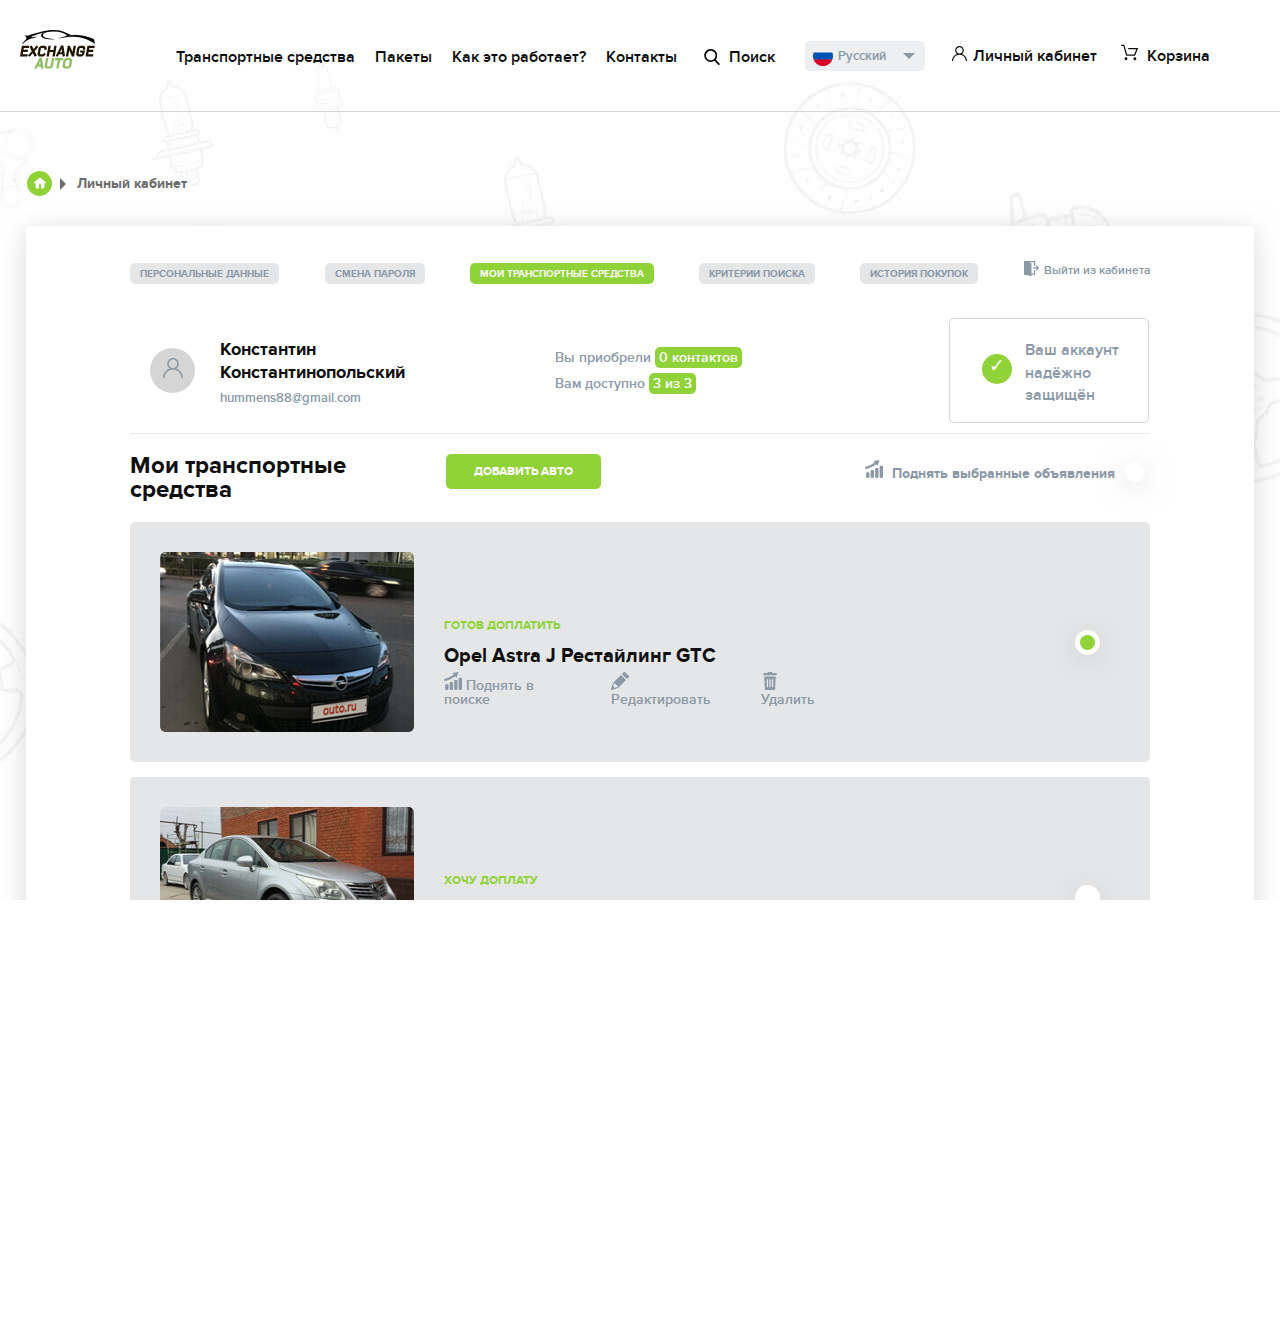
<file: docs/lk-my-transport.html>
<!DOCTYPE html>
<html lang="ru">
<head>
	<meta charset="UTF-8">
	<title>Changeauto</title>
	<meta name = "discription" content = "">
	<meta name = "keywords" content = "">
	<!-- Adaptive -->
	<meta name = "viewport" content = "width=device-width, initial-scale=1.0"/>
	<meta http-equiv="X-UA-Compatible" content="IE=edge"/>
	<!-- Styles -->
	<link rel="stylesheet" href="css/main.css">
	<!-- Fonts -->
	<link rel="stylesheet" href="font/ProximaNova/stylesheet.css">
	<!-- Owl Caroucel -->
	<link rel="stylesheet" href="libs/Owl_carousel/owl.carousel.css">
	<link rel="stylesheet" href="libs/Owl_carousel/owl.theme.default.css">
	<!-- Slick Slider -->
	<link rel="stylesheet" href="libs/slick/slick.css">
	<link rel="stylesheet" href="libs/slick/slick-theme.css">
	<!-- Ui-slider-control -->	
	<link rel="stylesheet" href="libs/Ui_slider/jquery-ui.css">
	<!-- Nice Select -->
	<link rel="stylesheet" href="libs/NiceSelect/css/nice-select.css">
</head>
<body>
	<div class="wrapper">
		<div class="main-page">
			<div class="navigation">
				<div class="navigation_content container">
					<div class="logo-block">
						<a href="index.html" class = "logo-link">
							<svg 
								class = "logo-block_svg" viewBox="0 0 295.44 153.37"><defs>
								<style>.cls-1{fill:none;stroke:#000;stroke-width:0.52px;}
								.cls-2{fill:#201600;}.cls-3{fill:#8cbf5c;}
								</style></defs><path d="M25.17,24.69C155.72-19.24,160.81,6.78,203.1,20.49L187,23.32c-37.7-38.79-148.9-1.72-143.45,6.92Z"/><path class="cls-1" d="M25.17,24.69C155.72-19.24,160.81,6.78,203.1,20.49L187,23.32c-37.7-38.79-148.9-1.72-143.45,6.92Z"/><path d="M113.56,6s-30.94.3-30.13,16.57,51.82,13.67,51.82,13.67S91,35.39,90.18,21.08,127.37,3.39,127.37,3.39Z"/><path class="cls-1" d="M113.56,6s-30.94.3-30.13,16.57,51.82,13.67,51.82,13.67S91,35.39,90.18,21.08,127.37,3.39,127.37,3.39Z"/><path d="M295.06,54.6,291.33,36c-58.78-25.69-100.43-17.29-139.06-2.9C201,22.82,249.06,21.76,295.06,54.6Z"/><path class="cls-1" d="M295.06,54.6,291.33,36c-58.78-25.69-100.43-17.29-139.06-2.9C201,22.82,249.06,21.76,295.06,54.6Z"/><path d="M18.86,21C37.22,37.44,13.48,41.59,8.78,55.66c28.09-26.79,38-19.17,57-28.75C37.13,32.65,34.41,23,18.86,21Z"/><path class="cls-1" d="M18.86,21C37.22,37.44,13.48,41.59,8.78,55.66c28.09-26.79,38-19.17,57-28.75C37.13,32.65,34.41,23,18.86,21Z"/><path class="cls-2" d="M7.4,62.16H36.58L35,70.74H15L13.79,78H31.31l-1.54,8.59H12.25l-1.6,9h20l-1.48,8.58H0Z"/><path class="cls-2" d="M52.85,73.52l.3,2.25h.23l1.13-2.25,11-12.84,6.86,5.39L57.59,83.29l9,16.87-8.7,5.5-6.8-12.72-.3-2.25h-.24l-1.12,2.25L38.11,105.66l-6.8-5.5,15-16.87L37.58,66.07l8.76-5.39Z"/><path class="cls-2" d="M96.71,89.92l5.15,6.27-9.36,8H75l-6.27-7.57,4.74-26.87,8.93-7.58H99.49l6.21,7.58-1.36,7.81H95.17l.77-4.44-2-2.37H84.81L82,73.11,78.48,93.23l2,2.37H90Z"/><path class="cls-2" d="M135.12,62.16h9.17l-7.4,42h-9.17l3-17H116.77l-3,17h-9.18l7.4-42h9.18l-2.9,16.45h13.91Z"/><path class="cls-2" d="M170.74,61l6.69,41.49-9.17,2.9L166.72,96H153.4l-4.56,9.41-8.11-2.9L162,61Zm-6.51,17.16V73.76H164l-1.54,4.38-5,9.83h8.4Z"/><path class="cls-2" d="M189.86,104.18h-9.18l7.4-42h8.23l9.88,22.08.83,3.9h.24l.06-4,3.9-22h9.18l-7.4,42h-8.23l-9.94-22.07L194,78.2h-.24l-.06,4Z"/><path class="cls-2" d="M244.48,93.23l.83-4.79h-9.05l1.3-7.4h18.23l-2.72,15.63-8.82,7.51H227.08l-6.27-7.57,4.73-26.87,8.94-7.58h17.11l6.21,7.58-1.36,7.81h-9.17l.77-4.44-2-2.37h-9.17l-2.78,2.37-3.56,20.12,2,2.37h9.17C242.71,94.77,243.48,94.12,244.48,93.23Z"/><path class="cls-2" d="M265.67,62.16h29.18l-1.54,8.58h-20L272.06,78h17.52L288,86.55H270.52l-1.6,9h20l-1.48,8.58H258.27Z"/><path class="cls-3" d="M86.07,109l6.69,41.49-9.18,2.9L82,144H68.73l-4.56,9.41-8.11-2.9L77.31,109Zm-6.51,17.16v-4.38h-.24l-1.54,4.38-5,9.83h8.41Z"/><path class="cls-3" d="M96.72,144.67l6.1-34.51H112l-5.5,31.07,2,2.37h9.17l2.79-2.37,5.5-31.07h9.17L129,144.67l-8.88,7.51H103Z"/><path class="cls-3" d="M151.94,152.18h-9.18l5.86-33.44H137.08l1.54-8.58h32.26l-1.54,8.58H157.8Z"/><path class="cls-3" d="M199.05,110.16l6.87,7.46-4.74,27.11-9.53,7.45H174.07l-6.92-7.45,4.73-27.11,9.59-7.46Zm-5.21,8.58H183.6l-3.14,2.49-3.55,19.88,2.31,2.49h10.24l3.14-2.49,3.55-19.88Z"/>
							</svg>
						</a>
					</div>
					<div class="link-block">
						<ul class = "link-block_list">
							<li class = link-block_item><a class = "link-block_item-link" href="transport.html">Транспортные средства</a></li>
							<li class = link-block_item><a class = "link-block_item-link" href="package.html">Пакеты</a></li>
							<li class = link-block_item><a class = "link-block_item-link" href="how-to.html">Как это работает?</a></li>
							<li class = link-block_item><a class = "link-block_item-link" href="contact.html">Контакты</a></li>
						</ul>
					</div>
					<div class="contact-block">
						<div class="contact-search-block">
							<a class = "link-block_item-link link-search" href="search.html">
								<svg 
									class = "search-svg" enable-background="new 0 0 56.966 56.966" 
									viewBox="0 0 56.966 56.966"><path d="m55.146 51.887-13.558-14.101c3.486-4.144 5.396-9.358 5.396-14.786 0-12.682-10.318-23-23-23s-23 10.318-23 23 10.318 23 23 23c4.761 0 9.298-1.436 13.177-4.162l13.661 14.208c.571.593 1.339.92 2.162.92.779 0 1.518-.297 2.079-.837 1.192-1.147 1.23-3.049.083-4.242zm-31.162-45.887c9.374 0 17 7.626 17 17s-7.626 17-17 17-17-7.626-17-17 7.626-17 17-17z"/>
								</svg>
								<p class="text-none">Поиск</p>
							</a>
						</div>
						<div class="dropdown-wrap">
							<div class="dropdown" data-dropdown = "open">
								<div class="dropdown-head">
									<p class = "dropdown-text">
										<svg 
											class = "russian-svg" version="1.1" x="0px" y="0px"
											viewBox="0 0 512 512" style="enable-background:new 0 0 512 512;" xml:space="preserve">
											<circle style="fill:#F0F0F0;" cx="256" cy="256" r="256"/>
											<path style="fill:#0052B4;" d="M496.077,345.043C506.368,317.31,512,287.314,512,256s-5.632-61.31-15.923-89.043H15.923
											C5.633,194.69,0,224.686,0,256s5.633,61.31,15.923,89.043L256,367.304L496.077,345.043z"/>
											<path style="fill:#D80027;" d="M256,512c110.071,0,203.906-69.472,240.077-166.957H15.923C52.094,442.528,145.929,512,256,512z"/>
										</svg>
										Русский
									</p>
								</div>
								<div class="dropdown-body">
									<div class="dropdown-item-english">
										<p class = "dropdown-text">
											<svg 
												class = "english-svg" version="1.1" x="0px" y="0px"
												viewBox="0 0 512 512" style="enable-background:new 0 0 512 512;" xml:space="preserve">
												<circle style="fill:#F0F0F0;" cx="256" cy="256" r="256"/>
												<path style="fill:#D80027;" d="M244.87,256H512c0-23.106-3.08-45.49-8.819-66.783H244.87V256z"/>
												<path style="fill:#D80027;" d="M244.87,122.435h229.556c-15.671-25.572-35.708-48.175-59.07-66.783H244.87V122.435z"/>
												<path style="fill:#D80027;" d="M256,512c60.249,0,115.626-20.824,159.356-55.652H96.644C140.374,491.176,195.751,512,256,512z"/>
												<path style="fill:#D80027;" d="M37.574,389.565h436.852c12.581-20.529,22.338-42.969,28.755-66.783H8.819
												C15.236,346.596,24.993,369.036,37.574,389.565z"/>
												<path style="fill:#0052B4;" d="M118.584,39.978h23.329l-21.7,15.765l8.289,25.509l-21.699-15.765L85.104,81.252l7.16-22.037
												C73.158,75.13,56.412,93.776,42.612,114.552h7.475l-13.813,10.035c-2.152,3.59-4.216,7.237-6.194,10.938l6.596,20.301l-12.306-8.941
												c-3.059,6.481-5.857,13.108-8.372,19.873l7.267,22.368h26.822l-21.7,15.765l8.289,25.509l-21.699-15.765l-12.998,9.444
												C0.678,234.537,0,245.189,0,256h256c0-141.384,0-158.052,0-256C205.428,0,158.285,14.67,118.584,39.978z M128.502,230.4
												l-21.699-15.765L85.104,230.4l8.289-25.509l-21.7-15.765h26.822l8.288-25.509l8.288,25.509h26.822l-21.7,15.765L128.502,230.4z
												 M120.213,130.317l8.289,25.509l-21.699-15.765l-21.699,15.765l8.289-25.509l-21.7-15.765h26.822l8.288-25.509l8.288,25.509h26.822
												L120.213,130.317z M220.328,230.4l-21.699-15.765L176.93,230.4l8.289-25.509l-21.7-15.765h26.822l8.288-25.509l8.288,25.509h26.822
												l-21.7,15.765L220.328,230.4z M212.039,130.317l8.289,25.509l-21.699-15.765l-21.699,15.765l8.289-25.509l-21.7-15.765h26.822
												l8.288-25.509l8.288,25.509h26.822L212.039,130.317z M212.039,55.743l8.289,25.509l-21.699-15.765L176.93,81.252l8.289-25.509
												l-21.7-15.765h26.822l8.288-25.509l8.288,25.509h26.822L212.039,55.743z"/>
											</svg>
											English
										</p>
									</div>
									<div class="dropdown-item-deutch">
										<p class = "dropdown-text">
											<svg 
												class = "germany-svg" version="1.1" x="0px" y="0px"
												viewBox="0 0 512 512" style="enable-background:new 0 0 512 512;" xml:space="preserve">
												<path style="fill:#FFDA44;" d="M15.923,345.043C52.094,442.527,145.929,512,256,512s203.906-69.473,240.077-166.957L256,322.783
												L15.923,345.043z"/>
												<path d="M256,0C145.929,0,52.094,69.472,15.923,166.957L256,189.217l240.077-22.261C459.906,69.472,366.071,0,256,0z"/>
												<path style="fill:#D80027;" d="M15.923,166.957C5.633,194.69,0,224.686,0,256s5.633,61.31,15.923,89.043h480.155
												C506.368,317.31,512,287.314,512,256s-5.632-61.31-15.923-89.043H15.923z"/>
											</svg>
											Deutsch
										</p>
									</div>
								</div>
							</div>
						</div>
						<div class="user-block">
							<a href="lk-user-auth.html" class="user-link">
								<svg 
									class = "user-svg" version="1.1" x="0px" y="0px"
	 								viewBox="0 0 512 512" style="enable-background:new 0 0 512 512;" xml:space="preserve">
									<path d="M437.02,330.98c-27.883-27.882-61.071-48.523-97.281-61.018C378.521,243.251,404,198.548,404,148
									C404,66.393,337.607,0,256,0S108,66.393,108,148c0,50.548,25.479,95.251,64.262,121.962
									c-36.21,12.495-69.398,33.136-97.281,61.018C26.629,379.333,0,443.62,0,512h40c0-119.103,96.897-216,216-216s216,96.897,216,216
									h40C512,443.62,485.371,379.333,437.02,330.98z M256,256c-59.551,0-108-48.448-108-108S196.449,40,256,40
									c59.551,0,108,48.448,108,108S315.551,256,256,256z"/>
								</svg>
								<p class="text-none">Личный кабинет</p>
							</a>
						</div>
						<div class="backet-block">
							<!-- <div class="bascket-count">15</div> -->
							<a href="bascket.html" class="bascket-link">
								<svg 
									class = "bascket-svg" version="1.1" x="0px" y="0px"
									viewBox="0 0 459.529 459.529" style="enable-background:new 0 0 459.529 459.529;" xml:space="preserve">
									<path d="M17,55.231h48.733l69.417,251.033c1.983,7.367,8.783,12.467,16.433,12.467h213.35c6.8,0,12.75-3.967,15.583-10.2
									l77.633-178.5c2.267-5.383,1.7-11.333-1.417-16.15c-3.117-4.817-8.5-7.65-14.167-7.65H206.833c-9.35,0-17,7.65-17,17
									s7.65,17,17,17H416.5l-62.9,144.5H164.333L94.917,33.698c-1.983-7.367-8.783-12.467-16.433-12.467H17c-9.35,0-17,7.65-17,17
									S7.65,55.231,17,55.231z"/>
									<path d="M135.433,438.298c21.25,0,38.533-17.283,38.533-38.533s-17.283-38.533-38.533-38.533S96.9,378.514,96.9,399.764
									S114.183,438.298,135.433,438.298z"/>
									<path d="M376.267,438.298c0.85,0,1.983,0,2.833,0c10.2-0.85,19.55-5.383,26.35-13.317c6.8-7.65,9.917-17.567,9.35-28.05
									c-1.417-20.967-19.833-37.117-41.083-35.7c-21.25,1.417-37.117,20.117-35.7,41.083
									C339.433,422.431,356.15,438.298,376.267,438.298z"/>
								</svg>
								<p class="text-none">Корзина</p>
							</a>
						</div>
						<div class="burger-menu-button">
							<svg 
								class = "burger-svg" version="1.1" x="0px" y="0px"
								viewBox="0 0 50 50" style="enable-background:new 0 0 50 50;" xml:space="preserve">
								<rect y="2" width="50" height="4"/>
								<rect y="16" width="50" height="4"/>
								<rect y="30" width="50" height="4"/>
								<rect y="44" width="50" height="4"/>
							</svg>
						</div>
					</div>
				</div>
			</div>
			<!-- INNER-PAGE-WRAP -->
			<div class="wrap-inner-page container">
				<div class="inner-home-link-wrap lk-user">
					<a class = "inner-home-link" href="index.html">
						<div class="inner-home-icon">
							<svg 
								class = "home-icon-svg" version="1.1" x="0px" y="0px" width="25" height="25" viewBox="0 0 72.231 72.232" style="enable-background:new 0 0 72.231 72.232;" xml:space="preserve">
								<path d="M70.854,32.011L38.771,4.543c-0.1-0.085-0.209-0.149-0.314-0.223c-0.084-0.06-0.163-0.126-0.251-0.179
								c-0.123-0.072-0.252-0.127-0.381-0.187c-0.098-0.045-0.191-0.099-0.292-0.136c-0.123-0.045-0.25-0.07-0.376-0.104
								c-0.258-0.067-0.519-0.11-0.784-0.127c-0.086-0.005-0.171-0.021-0.257-0.021c-0.124,0-0.247,0.021-0.37,0.032
								c-0.119,0.011-0.239,0.013-0.357,0.034c-0.115,0.021-0.226,0.06-0.339,0.09c-0.124,0.033-0.249,0.061-0.37,0.105
								c-0.105,0.04-0.205,0.096-0.309,0.145c-0.121,0.058-0.244,0.111-0.36,0.181c-0.098,0.059-0.188,0.132-0.28,0.198
								c-0.089,0.064-0.184,0.118-0.268,0.19L1.377,32.011c-1.677,1.437-1.846,3.934-0.379,5.575c1.463,1.64,4.012,1.812,5.686,0.375
								l2.768-2.369v23.174c0,5.461,4.532,9.898,10.105,9.898h6.021c2.227,0,4.031-1.769,4.031-3.949V46.078
								c0-1.105,0.918-2.002,2.042-2.002h8.925c1.128,0,2.045,0.896,2.045,2.002v18.18c0,0.271,0.027,0.533,0.083,0.805l0.1,0.459
								c0.391,1.835,2.036,3.145,3.947,3.145h5.923c5.574,0,10.109-4.438,10.109-9.898V35.593l2.764,2.367
								c0.765,0.653,1.707,0.979,2.651,0.979c1.121,0,2.237-0.459,3.035-1.354C72.7,35.945,72.531,33.448,70.854,32.011z"/>
							</svg>
						</div>
					</a>
					<a href="#!" class="link-name-section">Личный кабинет</a>
				</div>
				<div class="lk-user-content my-transport">
					<div class="lk-user-content-wrap">
						<div class="lk-user-content-top-header">
							<a href="lk-user.html" class="lk-user-content-nav">персональные данные</a>
							<a href="lk-password.html" class="lk-user-content-nav">смена пароля</a>
							<a href="#!" class="lk-user-content-nav  active">мои транспортные средства</a>
							<a href="lk-search.html" class="lk-user-content-nav">критерии поиска</a>
							<a href="lk-history.html" class="lk-user-content-nav">история покупок</a>
							<a href="index.html" class="lk-user-exit-link">
								<svg 
									class = "logout-icon-svg" version="1.1" x="0px" y="0px"
									viewBox="0 0 512 512" style="enable-background:new 0 0 512 512;" xml:space="preserve">
									<path d="M510.371,226.513c-1.088-2.603-2.645-4.971-4.629-6.955l-63.979-63.979c-8.341-8.32-21.824-8.32-30.165,0
									c-8.341,8.341-8.341,21.845,0,30.165l27.584,27.584H320.013c-11.797,0-21.333,9.557-21.333,21.333s9.536,21.333,21.333,21.333
									h119.168l-27.584,27.584c-8.341,8.341-8.341,21.845,0,30.165c4.16,4.181,9.621,6.251,15.083,6.251s10.923-2.069,15.083-6.251
									l63.979-63.979c1.984-1.963,3.541-4.331,4.629-6.955C512.525,237.606,512.525,231.718,510.371,226.513z"/>
									<path d="M362.68,298.667c-11.797,0-21.333,9.557-21.333,21.333v106.667h-85.333V85.333c0-9.408-6.187-17.728-15.211-20.437
									l-74.091-22.229h174.635v106.667c0,11.776,9.536,21.333,21.333,21.333s21.333-9.557,21.333-21.333v-128
									C384.013,9.557,374.477,0,362.68,0H21.347c-0.768,0-1.451,0.32-2.197,0.405c-1.003,0.107-1.92,0.277-2.88,0.512
									c-2.24,0.576-4.267,1.451-6.165,2.645c-0.469,0.299-1.045,0.32-1.493,0.661C8.44,4.352,8.376,4.587,8.205,4.715
									C5.88,6.549,3.939,8.789,2.531,11.456c-0.299,0.576-0.363,1.195-0.597,1.792c-0.683,1.621-1.429,3.2-1.685,4.992
									c-0.107,0.64,0.085,1.237,0.064,1.856c-0.021,0.427-0.299,0.811-0.299,1.237V448c0,10.176,7.189,18.923,17.152,20.907
									l213.333,42.667c1.387,0.299,2.795,0.427,4.181,0.427c4.885,0,9.685-1.685,13.525-4.843c4.928-4.053,7.808-10.091,7.808-16.491
									v-21.333H362.68c11.797,0,21.333-9.557,21.333-21.333V320C384.013,308.224,374.477,298.667,362.68,298.667z"/>
								</svg>
								Выйти из кабинета
							</a>
						</div>
						<div class="lk-user-content-bottom-header">
							<div class="lk-user-bottom-header-item-user">
								<div class="lk-user-bottom-header-user-left">
									<div class="lk-user-bottom-header-user-photo">
										<svg 
											class = "user-icon-svg" version="1.1" x="0px" y="0px"
											viewBox="0 0 512 512" style="enable-background:new 0 0 512 512;" xml:space="preserve">
											<path d="M437.02,330.98c-27.883-27.882-61.071-48.523-97.281-61.018C378.521,243.251,404,198.548,404,148
											C404,66.393,337.607,0,256,0S108,66.393,108,148c0,50.548,25.479,95.251,64.262,121.962
											c-36.21,12.495-69.398,33.136-97.281,61.018C26.629,379.333,0,443.62,0,512h40c0-119.103,96.897-216,216-216s216,96.897,216,216
											h40C512,443.62,485.371,379.333,437.02,330.98z M256,256c-59.551,0-108-48.448-108-108S196.449,40,256,40
											c59.551,0,108,48.448,108,108S315.551,256,256,256z"/>
										</svg>
									</div>
								</div>
								<div class="lk-user-bottom-header-user-right">
									<p class="lk-user-bottom-header-user-name">Константин Константинопольский</p>
									<p class="lk-user-bottom-header-user-email">hummens88@gmail.com</p>
								</div>
							</div>
							<div class="lk-user-bottom-header-item-info">
								<p class="lk-user-bottom-header-info-text">Вы приобрели  <span class = "text-green-bg">0 контактов</span></p>
								<p class="lk-user-bottom-header-info-text">Вам доступно  <span class = "text-green-bg"> 3 из 3</span></p>
							</div>
							<div class="lk-user-bottom-header-item-accaunt">
								<div class="lk-user-bottom-header-your-accaunt">
									<p class="bottom-header-your-accaunt-text">Ваш аккаунт надёжно защищён</p>
								</div>
							</div>
						</div>
						<div class="lk-my-transport-block">
							<div class="lk-my-transport-inner-head">
								<div class="lk-my-transport-inner-head-item-title">
									<p class="lk-my-transport-title">Мои транспортные средства</p>
								</div>
								<div class="lk-my-transport-inner-head-item-button">
									<!-- После сборки удалить, рабочяя кнопка ниже -->
									<a href="lk-add-transport.html" class="lk-my-transport-add-car-button">добавить авто</a>
									<!-- <button class="lk-my-transport-add-car-button">добавить авто</button> -->
								</div>
								<div class="lk-my-transport-inner-head-item-link">
									<a href="#!" class="lk-my-transport-advert-link">
										<svg 
											class = advert-link-svg version="1.1" x="0px" y="0px"
											width="40px" height="40px" viewBox="0 0 485.221 485.221" style="enable-background:new 0 0 485.221 485.221;"
											xml:space="preserve">
											<path d="M35.725,242.139c-1.836,0.325-3.643,0.471-5.418,0.471c-14.394,0-27.158-10.307-29.823-24.934
											c-2.964-16.493,7.997-32.28,24.493-35.241c74.244-13.39,153.995-51.237,237.246-112.033l-35.005-42.47L394.245,0.004
											l-59.318,158.62l-34.084-41.343C208.143,185.574,121.195,226.74,35.725,242.139z M90.988,333.589H60.661
											c-16.731,0-30.327,13.562-30.327,30.321v90.98c0,16.764,13.595,30.326,30.327,30.326h30.327c16.762,0,30.324-13.562,30.324-30.326
											v-90.98C121.312,347.151,107.75,333.589,90.988,333.589z M333.592,212.286h-30.327c-16.759,0-30.321,13.562-30.321,30.324v212.28
											c0,16.764,13.562,30.326,30.321,30.326h30.327c16.765,0,30.327-13.562,30.327-30.326V242.61
											C363.919,225.849,350.356,212.286,333.592,212.286z M454.898,151.633h-30.331c-16.76,0-30.322,13.565-30.322,30.327v272.931
											c0,16.764,13.562,30.326,30.322,30.326h30.331c16.76,0,30.322-13.562,30.322-30.326V181.959
											C485.221,165.198,471.658,151.633,454.898,151.633z M212.29,272.935h-30.325c-16.731,0-30.327,13.567-30.327,30.327v151.629
											c0,16.764,13.595,30.326,30.327,30.326h30.325c16.764,0,30.326-13.562,30.326-30.326V303.262
											C242.616,286.502,229.054,272.935,212.29,272.935z"/>
										</svg>
									Поднять выбранные объявления</a>
									<div class="block-checkbox-lk-my-transport">
										<input class = "checkbox-input-lk-my-transport" type="checkbox" id = "checkbox-5">
										<label class = "checkbox-label-lk-my-transport" for = "checkbox-5"></label>
									</div>
								</div>
							</div>
							<div class="lk-my-transport-block-item">
								<div class="lk-my-transport-block-item-left">
									<div class="lk-my-transport-item-block-img">
										<img class = "lk-my-transport-img-car-block" src="img/car-bascket-1.jpeg" alt="car-bascket-1">
									</div>
									<div class="lk-my-transport-item-discription">
										<p class="lk-my-transport-title-offer">готов доплатить</p>
										<a href="car.html" class="lk-my-transport-discription-title">Opel Astra J Рестайлинг GTC</a>
										<div class="wrap-lk-my-transport-change-item">
											<a href="#!" class = "lk-my-transport-up-change-link">
												<svg 
													class = advert-link-svg-up version="1.1" x="0px" y="0px"
													viewBox="0 0 485.221 485.221" style="enable-background:new 0 0 485.221 485.221;"
													xml:space="preserve">
													<path d="M35.725,242.139c-1.836,0.325-3.643,0.471-5.418,0.471c-14.394,0-27.158-10.307-29.823-24.934
													c-2.964-16.493,7.997-32.28,24.493-35.241c74.244-13.39,153.995-51.237,237.246-112.033l-35.005-42.47L394.245,0.004
													l-59.318,158.62l-34.084-41.343C208.143,185.574,121.195,226.74,35.725,242.139z M90.988,333.589H60.661
													c-16.731,0-30.327,13.562-30.327,30.321v90.98c0,16.764,13.595,30.326,30.327,30.326h30.327c16.762,0,30.324-13.562,30.324-30.326
													v-90.98C121.312,347.151,107.75,333.589,90.988,333.589z M333.592,212.286h-30.327c-16.759,0-30.321,13.562-30.321,30.324v212.28
													c0,16.764,13.562,30.326,30.321,30.326h30.327c16.765,0,30.327-13.562,30.327-30.326V242.61
													C363.919,225.849,350.356,212.286,333.592,212.286z M454.898,151.633h-30.331c-16.76,0-30.322,13.565-30.322,30.327v272.931
													c0,16.764,13.562,30.326,30.322,30.326h30.331c16.76,0,30.322-13.562,30.322-30.326V181.959
													C485.221,165.198,471.658,151.633,454.898,151.633z M212.29,272.935h-30.325c-16.731,0-30.327,13.567-30.327,30.327v151.629
													c0,16.764,13.595,30.326,30.327,30.326h30.325c16.764,0,30.326-13.562,30.326-30.326V303.262
													C242.616,286.502,229.054,272.935,212.29,272.935z"/>
												</svg>
												Поднять в поиске
											</a>
											<a href="#!" class = "lk-my-transport-correct-link">
												<svg 
													class = "pencil-icon-svg" version="1.1" x="0px" y="0px"
													viewBox="0 0 268.725 268.725" style="enable-background:new 0 0 268.725 268.725;" xml:space="preserve">
													<path style="fill-rule:evenodd;clip-rule:evenodd;" d="M161.359,56.337c-7.041-7.049-18.458-7.049-25.498,0l-6.374,6.381
													l-89.243,89.337l0.023,0.023l-2.812,2.82c0,0-8.968,9.032-29.216,74.399c-0.142,0.457-0.283,0.911-0.426,1.374
													c-0.361,1.171-0.726,2.361-1.094,3.567c-0.326,1.066-0.656,2.154-0.987,3.249c-0.279,0.923-0.556,1.836-0.839,2.779
													c-0.642,2.14-1.292,4.318-1.955,6.567c-1.455,4.937-5.009,16.07-0.99,20.1c3.87,3.882,15.12,0.467,20.043-0.993
													c2.232-0.662,4.395-1.311,6.519-1.952c0.981-0.296,1.932-0.586,2.891-0.878c1.031-0.314,2.057-0.626,3.062-0.935
													c1.269-0.39,2.52-0.775,3.75-1.157c0.367-0.114,0.727-0.227,1.091-0.34c62.192-19.365,73.357-28.453,74.285-29.284
													c0.007-0.005,0.007-0.005,0.012-0.01c0.039-0.036,0.066-0.06,0.066-0.06l2.879-2.886l0.193,0.193l89.245-89.337l-0.001-0.001
													l6.374-6.381c7.041-7.048,7.041-18.476,0-25.525L161.359,56.337z M103.399,219.782c-0.078,0.053-0.184,0.122-0.296,0.193
													c-0.062,0.04-0.137,0.087-0.211,0.133c-0.075,0.047-0.157,0.098-0.244,0.151c-0.077,0.047-0.157,0.095-0.243,0.147
													c-2.969,1.777-11.682,6.362-32.828,14.017c-2.471,0.894-5.162,1.842-7.981,2.819l-30.06-30.091c0.98-2.84,1.929-5.551,2.826-8.041
													c7.638-21.235,12.219-29.974,13.986-32.939c0.043-0.071,0.082-0.136,0.121-0.2c0.062-0.102,0.12-0.197,0.174-0.284
													c0.043-0.069,0.088-0.141,0.126-0.2c0.071-0.111,0.14-0.217,0.193-0.296l2.2-2.206l54.485,54.542L103.399,219.782z M263.351,56.337
													l-50.997-51.05c-7.041-7.048-18.456-7.048-25.498,0l-12.748,12.763c-7.041,7.048-7.041,18.476,0,25.524l50.996,51.05
													c7.04,7.048,18.457,7.048,25.498,0l12.749-12.762C270.392,74.813,270.392,63.385,263.351,56.337z"/>
												</svg>
												Редактировать
											</a>
											<a href="#!" class="lk-my-transport-delete-link">
												<svg 
													class="svg-icon-delete" version="1.1" x="0px" y="0px" viewBox="0 0 408.483 408.483" style="enable-background:new 0 0 408.483 408.483;" xml:space="preserve">
													<path d="M87.748,388.784c0.461,11.01,9.521,19.699,20.539,19.699h191.911c11.018,0,20.078-8.689,20.539-19.699l13.705-289.316    H74.043L87.748,388.784z M247.655,171.329c0-4.61,3.738-8.349,8.35-8.349h13.355c4.609,0,8.35,3.738,8.35,8.349v165.293    c0,4.611-3.738,8.349-8.35,8.349h-13.355c-4.61,0-8.35-3.736-8.35-8.349V171.329z M189.216,171.329    c0-4.61,3.738-8.349,8.349-8.349h13.355c4.609,0,8.349,3.738,8.349,8.349v165.293c0,4.611-3.737,8.349-8.349,8.349h-13.355    c-4.61,0-8.349-3.736-8.349-8.349V171.329L189.216,171.329z M130.775,171.329c0-4.61,3.738-8.349,8.349-8.349h13.356    c4.61,0,8.349,3.738,8.349,8.349v165.293c0,4.611-3.738,8.349-8.349,8.349h-13.356c-4.61,0-8.349-3.736-8.349-8.349V171.329z" class="active-path"/>
													<path d="M343.567,21.043h-88.535V4.305c0-2.377-1.927-4.305-4.305-4.305h-92.971c-2.377,0-4.304,1.928-4.304,4.305v16.737H64.916    c-7.125,0-12.9,5.776-12.9,12.901V74.47h304.451V33.944C356.467,26.819,350.692,21.043,343.567,21.043z"  class="active-path"/>
												</svg>
												Удалить
											</a>
										</div>
									</div>
								</div>
								<div class="lk-my-transport-block-item-right">
									<div class="block-checkbox">
										<input class = "checkbox-input" type="checkbox" id = "checkbox-6" checked="checked">
										<label class = "checkbox-label" for = "checkbox-6"></label>
									</div>	
								</div>
							</div>
							<div class="lk-my-transport-block-item">
								<div class="lk-my-transport-block-item-left">
									<div class="lk-my-transport-item-block-img">
										<img class = "lk-my-transport-img-car-block" src="img/car-bascet-2.jpeg" alt="car-bascket-1">
									</div>
									<div class="lk-my-transport-item-discription">
										<p class="lk-my-transport-title-offer">хочу доплату</p>
										<a href="car.html" class="lk-my-transport-discription-title">Toyota Avensis III</a>
										<div class="wrap-lk-my-transport-change-item">
											<a href="#!" class = "lk-my-transport-up-change-link">
												<svg 
													class = advert-link-svg-up version="1.1" x="0px" y="0px"
													viewBox="0 0 485.221 485.221" style="enable-background:new 0 0 485.221 485.221;"
													xml:space="preserve">
													<path d="M35.725,242.139c-1.836,0.325-3.643,0.471-5.418,0.471c-14.394,0-27.158-10.307-29.823-24.934
													c-2.964-16.493,7.997-32.28,24.493-35.241c74.244-13.39,153.995-51.237,237.246-112.033l-35.005-42.47L394.245,0.004
													l-59.318,158.62l-34.084-41.343C208.143,185.574,121.195,226.74,35.725,242.139z M90.988,333.589H60.661
													c-16.731,0-30.327,13.562-30.327,30.321v90.98c0,16.764,13.595,30.326,30.327,30.326h30.327c16.762,0,30.324-13.562,30.324-30.326
													v-90.98C121.312,347.151,107.75,333.589,90.988,333.589z M333.592,212.286h-30.327c-16.759,0-30.321,13.562-30.321,30.324v212.28
													c0,16.764,13.562,30.326,30.321,30.326h30.327c16.765,0,30.327-13.562,30.327-30.326V242.61
													C363.919,225.849,350.356,212.286,333.592,212.286z M454.898,151.633h-30.331c-16.76,0-30.322,13.565-30.322,30.327v272.931
													c0,16.764,13.562,30.326,30.322,30.326h30.331c16.76,0,30.322-13.562,30.322-30.326V181.959
													C485.221,165.198,471.658,151.633,454.898,151.633z M212.29,272.935h-30.325c-16.731,0-30.327,13.567-30.327,30.327v151.629
													c0,16.764,13.595,30.326,30.327,30.326h30.325c16.764,0,30.326-13.562,30.326-30.326V303.262
													C242.616,286.502,229.054,272.935,212.29,272.935z"/>
												</svg>
												Поднять в поиске
											</a>
											<a href="#!" class = "lk-my-transport-correct-link">
												<svg 
													class = "pencil-icon-svg" version="1.1" x="0px" y="0px"
													viewBox="0 0 268.725 268.725" style="enable-background:new 0 0 268.725 268.725;" xml:space="preserve">
													<path style="fill-rule:evenodd;clip-rule:evenodd;" d="M161.359,56.337c-7.041-7.049-18.458-7.049-25.498,0l-6.374,6.381
													l-89.243,89.337l0.023,0.023l-2.812,2.82c0,0-8.968,9.032-29.216,74.399c-0.142,0.457-0.283,0.911-0.426,1.374
													c-0.361,1.171-0.726,2.361-1.094,3.567c-0.326,1.066-0.656,2.154-0.987,3.249c-0.279,0.923-0.556,1.836-0.839,2.779
													c-0.642,2.14-1.292,4.318-1.955,6.567c-1.455,4.937-5.009,16.07-0.99,20.1c3.87,3.882,15.12,0.467,20.043-0.993
													c2.232-0.662,4.395-1.311,6.519-1.952c0.981-0.296,1.932-0.586,2.891-0.878c1.031-0.314,2.057-0.626,3.062-0.935
													c1.269-0.39,2.52-0.775,3.75-1.157c0.367-0.114,0.727-0.227,1.091-0.34c62.192-19.365,73.357-28.453,74.285-29.284
													c0.007-0.005,0.007-0.005,0.012-0.01c0.039-0.036,0.066-0.06,0.066-0.06l2.879-2.886l0.193,0.193l89.245-89.337l-0.001-0.001
													l6.374-6.381c7.041-7.048,7.041-18.476,0-25.525L161.359,56.337z M103.399,219.782c-0.078,0.053-0.184,0.122-0.296,0.193
													c-0.062,0.04-0.137,0.087-0.211,0.133c-0.075,0.047-0.157,0.098-0.244,0.151c-0.077,0.047-0.157,0.095-0.243,0.147
													c-2.969,1.777-11.682,6.362-32.828,14.017c-2.471,0.894-5.162,1.842-7.981,2.819l-30.06-30.091c0.98-2.84,1.929-5.551,2.826-8.041
													c7.638-21.235,12.219-29.974,13.986-32.939c0.043-0.071,0.082-0.136,0.121-0.2c0.062-0.102,0.12-0.197,0.174-0.284
													c0.043-0.069,0.088-0.141,0.126-0.2c0.071-0.111,0.14-0.217,0.193-0.296l2.2-2.206l54.485,54.542L103.399,219.782z M263.351,56.337
													l-50.997-51.05c-7.041-7.048-18.456-7.048-25.498,0l-12.748,12.763c-7.041,7.048-7.041,18.476,0,25.524l50.996,51.05
													c7.04,7.048,18.457,7.048,25.498,0l12.749-12.762C270.392,74.813,270.392,63.385,263.351,56.337z"/>
												</svg>
												Редактировать
											</a>
											<a href="#!" class="lk-my-transport-delete-link">
												<svg 
													class="svg-icon-delete" version="1.1" x="0px" y="0px" viewBox="0 0 408.483 408.483" style="enable-background:new 0 0 408.483 408.483;" xml:space="preserve">
													<path d="M87.748,388.784c0.461,11.01,9.521,19.699,20.539,19.699h191.911c11.018,0,20.078-8.689,20.539-19.699l13.705-289.316    H74.043L87.748,388.784z M247.655,171.329c0-4.61,3.738-8.349,8.35-8.349h13.355c4.609,0,8.35,3.738,8.35,8.349v165.293    c0,4.611-3.738,8.349-8.35,8.349h-13.355c-4.61,0-8.35-3.736-8.35-8.349V171.329z M189.216,171.329    c0-4.61,3.738-8.349,8.349-8.349h13.355c4.609,0,8.349,3.738,8.349,8.349v165.293c0,4.611-3.737,8.349-8.349,8.349h-13.355    c-4.61,0-8.349-3.736-8.349-8.349V171.329L189.216,171.329z M130.775,171.329c0-4.61,3.738-8.349,8.349-8.349h13.356    c4.61,0,8.349,3.738,8.349,8.349v165.293c0,4.611-3.738,8.349-8.349,8.349h-13.356c-4.61,0-8.349-3.736-8.349-8.349V171.329z" class="active-path"/>
													<path d="M343.567,21.043h-88.535V4.305c0-2.377-1.927-4.305-4.305-4.305h-92.971c-2.377,0-4.304,1.928-4.304,4.305v16.737H64.916    c-7.125,0-12.9,5.776-12.9,12.901V74.47h304.451V33.944C356.467,26.819,350.692,21.043,343.567,21.043z"  class="active-path"/>
												</svg>
												Удалить
											</a>
										</div>
									</div>
								</div>
								<div class="lk-my-transport-block-item-right">
									<div class="block-checkbox">
										<input class = "checkbox-input" type="checkbox" id = "checkbox-7">
										<label class = "checkbox-label" for = "checkbox-7"></label>
									</div>	
								</div>
							</div>
						</div>
					</div>
				</div>	
			</div>
		</div>
		<!-- FOOTER -->
		<footer class="footer">
			<div class="footer-navigation">
				<div class="footer-navigation_content container">
					<div class="footer-logo-block">
						<a href="index.html" class = "logo-link">
							<svg 
								class = "logo-block_svg" viewBox="0 0 295.44 153.37"><defs>
								<style>.cls-1{fill:none;stroke:#000;stroke-width:0.52px;}
								.cls-2{fill:#201600;}.cls-3{fill:#8cbf5c;}
								</style></defs><path d="M25.17,24.69C155.72-19.24,160.81,6.78,203.1,20.49L187,23.32c-37.7-38.79-148.9-1.72-143.45,6.92Z"/><path class="cls-1" d="M25.17,24.69C155.72-19.24,160.81,6.78,203.1,20.49L187,23.32c-37.7-38.79-148.9-1.72-143.45,6.92Z"/><path d="M113.56,6s-30.94.3-30.13,16.57,51.82,13.67,51.82,13.67S91,35.39,90.18,21.08,127.37,3.39,127.37,3.39Z"/><path class="cls-1" d="M113.56,6s-30.94.3-30.13,16.57,51.82,13.67,51.82,13.67S91,35.39,90.18,21.08,127.37,3.39,127.37,3.39Z"/><path d="M295.06,54.6,291.33,36c-58.78-25.69-100.43-17.29-139.06-2.9C201,22.82,249.06,21.76,295.06,54.6Z"/><path class="cls-1" d="M295.06,54.6,291.33,36c-58.78-25.69-100.43-17.29-139.06-2.9C201,22.82,249.06,21.76,295.06,54.6Z"/><path d="M18.86,21C37.22,37.44,13.48,41.59,8.78,55.66c28.09-26.79,38-19.17,57-28.75C37.13,32.65,34.41,23,18.86,21Z"/><path class="cls-1" d="M18.86,21C37.22,37.44,13.48,41.59,8.78,55.66c28.09-26.79,38-19.17,57-28.75C37.13,32.65,34.41,23,18.86,21Z"/><path class="cls-2" d="M7.4,62.16H36.58L35,70.74H15L13.79,78H31.31l-1.54,8.59H12.25l-1.6,9h20l-1.48,8.58H0Z"/><path class="cls-2" d="M52.85,73.52l.3,2.25h.23l1.13-2.25,11-12.84,6.86,5.39L57.59,83.29l9,16.87-8.7,5.5-6.8-12.72-.3-2.25h-.24l-1.12,2.25L38.11,105.66l-6.8-5.5,15-16.87L37.58,66.07l8.76-5.39Z"/><path class="cls-2" d="M96.71,89.92l5.15,6.27-9.36,8H75l-6.27-7.57,4.74-26.87,8.93-7.58H99.49l6.21,7.58-1.36,7.81H95.17l.77-4.44-2-2.37H84.81L82,73.11,78.48,93.23l2,2.37H90Z"/><path class="cls-2" d="M135.12,62.16h9.17l-7.4,42h-9.17l3-17H116.77l-3,17h-9.18l7.4-42h9.18l-2.9,16.45h13.91Z"/><path class="cls-2" d="M170.74,61l6.69,41.49-9.17,2.9L166.72,96H153.4l-4.56,9.41-8.11-2.9L162,61Zm-6.51,17.16V73.76H164l-1.54,4.38-5,9.83h8.4Z"/><path class="cls-2" d="M189.86,104.18h-9.18l7.4-42h8.23l9.88,22.08.83,3.9h.24l.06-4,3.9-22h9.18l-7.4,42h-8.23l-9.94-22.07L194,78.2h-.24l-.06,4Z"/><path class="cls-2" d="M244.48,93.23l.83-4.79h-9.05l1.3-7.4h18.23l-2.72,15.63-8.82,7.51H227.08l-6.27-7.57,4.73-26.87,8.94-7.58h17.11l6.21,7.58-1.36,7.81h-9.17l.77-4.44-2-2.37h-9.17l-2.78,2.37-3.56,20.12,2,2.37h9.17C242.71,94.77,243.48,94.12,244.48,93.23Z"/><path class="cls-2" d="M265.67,62.16h29.18l-1.54,8.58h-20L272.06,78h17.52L288,86.55H270.52l-1.6,9h20l-1.48,8.58H258.27Z"/><path class="cls-3" d="M86.07,109l6.69,41.49-9.18,2.9L82,144H68.73l-4.56,9.41-8.11-2.9L77.31,109Zm-6.51,17.16v-4.38h-.24l-1.54,4.38-5,9.83h8.41Z"/><path class="cls-3" d="M96.72,144.67l6.1-34.51H112l-5.5,31.07,2,2.37h9.17l2.79-2.37,5.5-31.07h9.17L129,144.67l-8.88,7.51H103Z"/><path class="cls-3" d="M151.94,152.18h-9.18l5.86-33.44H137.08l1.54-8.58h32.26l-1.54,8.58H157.8Z"/><path class="cls-3" d="M199.05,110.16l6.87,7.46-4.74,27.11-9.53,7.45H174.07l-6.92-7.45,4.73-27.11,9.59-7.46Zm-5.21,8.58H183.6l-3.14,2.49-3.55,19.88,2.31,2.49h10.24l3.14-2.49,3.55-19.88Z"/>
							</svg>
						</a>
					</div>
					<div class="footer-link-block">
						<ul class = "footer-link-block_list">
							<li class = footer-link-block_item><a class = "footer-link-block_item-link" href="transport.html">Транспортные средства</a></li>
							<li class = footer-link-block_item><a class = "footer-link-block_item-link" href="package.html">Пакеты</a></li>
							<li class = footer-link-block_item><a class = "footer-link-block_item-link" href="how-to.html">Как это работает?</a></li>
							<li class = footer-link-block_item><a class = "footer-link-block_item-link" href="contact.html">Контакты</a></li>
						</ul>
						<div class="footer-dropdown-wrap">
							<div class="footer-dropdown" data-dropdown = "open">
								<div class="dropdown-head">
									<p class = "dropdown-text">
										<svg 
											class = "russian-svg" version="1.1" x="0px" y="0px"
											viewBox="0 0 512 512" style="enable-background:new 0 0 512 512;" xml:space="preserve">
											<circle style="fill:#F0F0F0;" cx="256" cy="256" r="256"/>
											<path style="fill:#0052B4;" d="M496.077,345.043C506.368,317.31,512,287.314,512,256s-5.632-61.31-15.923-89.043H15.923
											C5.633,194.69,0,224.686,0,256s5.633,61.31,15.923,89.043L256,367.304L496.077,345.043z"/>
											<path style="fill:#D80027;" d="M256,512c110.071,0,203.906-69.472,240.077-166.957H15.923C52.094,442.528,145.929,512,256,512z"/>
										</svg>
										Русский
									</p>
								</div>
								<div class="dropdown-body">
									<div class="dropdown-item-english">
										<p class = "dropdown-text">
											<svg 
												class = "english-svg" version="1.1" x="0px" y="0px"
												viewBox="0 0 512 512" style="enable-background:new 0 0 512 512;" xml:space="preserve">
												<circle style="fill:#F0F0F0;" cx="256" cy="256" r="256"/>
												<path style="fill:#D80027;" d="M244.87,256H512c0-23.106-3.08-45.49-8.819-66.783H244.87V256z"/>
												<path style="fill:#D80027;" d="M244.87,122.435h229.556c-15.671-25.572-35.708-48.175-59.07-66.783H244.87V122.435z"/>
												<path style="fill:#D80027;" d="M256,512c60.249,0,115.626-20.824,159.356-55.652H96.644C140.374,491.176,195.751,512,256,512z"/>
												<path style="fill:#D80027;" d="M37.574,389.565h436.852c12.581-20.529,22.338-42.969,28.755-66.783H8.819
												C15.236,346.596,24.993,369.036,37.574,389.565z"/>
												<path style="fill:#0052B4;" d="M118.584,39.978h23.329l-21.7,15.765l8.289,25.509l-21.699-15.765L85.104,81.252l7.16-22.037
												C73.158,75.13,56.412,93.776,42.612,114.552h7.475l-13.813,10.035c-2.152,3.59-4.216,7.237-6.194,10.938l6.596,20.301l-12.306-8.941
												c-3.059,6.481-5.857,13.108-8.372,19.873l7.267,22.368h26.822l-21.7,15.765l8.289,25.509l-21.699-15.765l-12.998,9.444
												C0.678,234.537,0,245.189,0,256h256c0-141.384,0-158.052,0-256C205.428,0,158.285,14.67,118.584,39.978z M128.502,230.4
												l-21.699-15.765L85.104,230.4l8.289-25.509l-21.7-15.765h26.822l8.288-25.509l8.288,25.509h26.822l-21.7,15.765L128.502,230.4z
												 M120.213,130.317l8.289,25.509l-21.699-15.765l-21.699,15.765l8.289-25.509l-21.7-15.765h26.822l8.288-25.509l8.288,25.509h26.822
												L120.213,130.317z M220.328,230.4l-21.699-15.765L176.93,230.4l8.289-25.509l-21.7-15.765h26.822l8.288-25.509l8.288,25.509h26.822
												l-21.7,15.765L220.328,230.4z M212.039,130.317l8.289,25.509l-21.699-15.765l-21.699,15.765l8.289-25.509l-21.7-15.765h26.822
												l8.288-25.509l8.288,25.509h26.822L212.039,130.317z M212.039,55.743l8.289,25.509l-21.699-15.765L176.93,81.252l8.289-25.509
												l-21.7-15.765h26.822l8.288-25.509l8.288,25.509h26.822L212.039,55.743z"/>
											</svg>
											English
										</p>
									</div>
									<div class="dropdown-item-deutch">
										<p class = "dropdown-text">
											<svg 
												class = "germany-svg" version="1.1" x="0px" y="0px"
												viewBox="0 0 512 512" style="enable-background:new 0 0 512 512;" xml:space="preserve">
												<path style="fill:#FFDA44;" d="M15.923,345.043C52.094,442.527,145.929,512,256,512s203.906-69.473,240.077-166.957L256,322.783
												L15.923,345.043z"/>
												<path d="M256,0C145.929,0,52.094,69.472,15.923,166.957L256,189.217l240.077-22.261C459.906,69.472,366.071,0,256,0z"/>
												<path style="fill:#D80027;" d="M15.923,166.957C5.633,194.69,0,224.686,0,256s5.633,61.31,15.923,89.043h480.155
												C506.368,317.31,512,287.314,512,256s-5.632-61.31-15.923-89.043H15.923z"/>
											</svg>
											Deutsch
										</p>
									</div>
								</div>
							</div>
						</div>
					</div>
					<div class="footer-contact-block">
						<div class="footer-user-block">
							<a href="lk-user-auth.html" class="footer-user-link footer-user-link--active">
								<svg 
									class = "user-svg user-svg--active" version="1.1" x="0px" y="0px"
	 								viewBox="0 0 512 512" style="enable-background:new 0 0 512 512;" xml:space="preserve">
									<path d="M437.02,330.98c-27.883-27.882-61.071-48.523-97.281-61.018C378.521,243.251,404,198.548,404,148
									C404,66.393,337.607,0,256,0S108,66.393,108,148c0,50.548,25.479,95.251,64.262,121.962
									c-36.21,12.495-69.398,33.136-97.281,61.018C26.629,379.333,0,443.62,0,512h40c0-119.103,96.897-216,216-216s216,96.897,216,216
									h40C512,443.62,485.371,379.333,437.02,330.98z M256,256c-59.551,0-108-48.448-108-108S196.449,40,256,40
									c59.551,0,108,48.448,108,108S315.551,256,256,256z"/>
								</svg>
								Личный кабинет
							</a>
						</div>
						<div class="footer-backet-block">
							<div class="bascket-count">15</div>
							<a href="bascket.html" class="footer-bascket-link">
								<svg 
									class = "bascket-svg" version="1.1" x="0px" y="0px"
									viewBox="0 0 459.529 459.529" style="enable-background:new 0 0 459.529 459.529;" xml:space="preserve">
									<path d="M17,55.231h48.733l69.417,251.033c1.983,7.367,8.783,12.467,16.433,12.467h213.35c6.8,0,12.75-3.967,15.583-10.2
									l77.633-178.5c2.267-5.383,1.7-11.333-1.417-16.15c-3.117-4.817-8.5-7.65-14.167-7.65H206.833c-9.35,0-17,7.65-17,17
									s7.65,17,17,17H416.5l-62.9,144.5H164.333L94.917,33.698c-1.983-7.367-8.783-12.467-16.433-12.467H17c-9.35,0-17,7.65-17,17
									S7.65,55.231,17,55.231z"/>
									<path d="M135.433,438.298c21.25,0,38.533-17.283,38.533-38.533s-17.283-38.533-38.533-38.533S96.9,378.514,96.9,399.764
									S114.183,438.298,135.433,438.298z"/>
									<path d="M376.267,438.298c0.85,0,1.983,0,2.833,0c10.2-0.85,19.55-5.383,26.35-13.317c6.8-7.65,9.917-17.567,9.35-28.05
									c-1.417-20.967-19.833-37.117-41.083-35.7c-21.25,1.417-37.117,20.117-35.7,41.083
									C339.433,422.431,356.15,438.298,376.267,438.298z"/>
								</svg>
								Корзина
							</a>
						</div>
						<div class="footer-search-block">
							<a class = "footer-link-search" href="search.html">
								<svg 
									class = "search-svg" enable-background="new 0 0 56.966 56.966" 
									viewBox="0 0 56.966 56.966"><path d="m55.146 51.887-13.558-14.101c3.486-4.144 5.396-9.358 5.396-14.786 0-12.682-10.318-23-23-23s-23 10.318-23 23 10.318 23 23 23c4.761 0 9.298-1.436 13.177-4.162l13.661 14.208c.571.593 1.339.92 2.162.92.779 0 1.518-.297 2.079-.837 1.192-1.147 1.23-3.049.083-4.242zm-31.162-45.887c9.374 0 17 7.626 17 17s-7.626 17-17 17-17-7.626-17-17 7.626-17 17-17z"/>
								</svg>
								<p class="text-none">Поиск</p>
							</a>
						</div>
					</div>
				</div>
			</div>
			<div class="footer-bottom-block container">
				<p class="footer-copy">Все права защищены © 2019</p>
				<a href="#!" class="footer-user-license">Пользовательское соглашение</a>
				<div class="footer-payment-card">
					<a href="#!" class="visa-card">
						<svg 
							class = "visa-svg" version="1.1" x="0px" y="0px"
							viewBox="0 0 512 512" style="enable-background:new 0 0 512 512;" xml:space="preserve">
							<path style="fill:#FFFFFF;" d="M512,402.281c0,16.716-13.55,30.267-30.265,30.267H30.265C13.55,432.549,0,418.997,0,402.281V109.717
							c0-16.716,13.55-30.266,30.265-30.266h451.47c16.716,0,30.265,13.551,30.265,30.266V402.281L512,402.281z"/>
							<path style="fill:#F79F1A;" d="M113.64,258.035l-12.022-57.671c-2.055-7.953-8.035-10.319-15.507-10.632H30.993l-0.491,2.635
							C73.431,202.774,101.836,227.88,113.64,258.035z"/>
							<polygon style="fill:#059BBF;" points="241.354,190.892 205.741,190.892 183.499,321.419 219.053,321.419 	"/>
							<path style="fill:#059BBF;" d="M135.345,321.288l56.01-130.307h-37.691l-34.843,89.028l-3.719-13.442
								c-6.83-16.171-26.35-39.446-49.266-54.098l31.85,108.863L135.345,321.288z"/>
							<path style="fill:#059BBF;" d="M342.931,278.75c0.132-14.819-9.383-26.122-29.887-35.458c-12.461-6.03-20.056-10.051-19.965-16.17
							c0-5.406,6.432-11.213,20.368-11.213c11.661-0.179,20.057,2.367,26.624,5.003l3.218,1.475l4.826-28.277
							c-7.059-2.637-18.094-5.451-31.895-5.451c-35.157,0-59.904,17.691-60.128,43.064c-0.224,18.763,17.692,29.216,31.181,35.469
							c13.847,6.374,18.493,10.453,18.404,16.171c-0.089,8.743-11.035,12.73-21.264,12.73c-14.25,0-21.8-1.965-33.509-6.843l-4.55-2.09
							l-4.998,29.249c8.303,3.629,23.668,6.801,39.618,6.933C318.361,323.342,342.663,305.876,342.931,278.75z"/>
							<path style="fill:#059BBF;" d="M385.233,301.855c4.065,0,40.382,0.045,45.566,0.045c1.072,4.545,4.333,19.565,4.333,19.565h33.011
							L439.33,191.027h-27.472c-8.533,0-14.874,2.323-18.628,10.809l-52.845,119.629h37.392
							C377.774,321.465,383.848,305.386,385.233,301.855z M409.622,238.645c-0.176,0.357,2.95-7.549,4.737-12.463l2.411,11.256
							c0,0,6.792,31.182,8.22,37.704h-29.528C398.411,267.638,409.622,238.645,409.622,238.645z"/>
							<path style="fill:#059BBF;" d="M481.735,79.451H30.265C13.55,79.451,0,93.001,0,109.717v31.412h512v-31.412
							C512,93.001,498.451,79.451,481.735,79.451z"/>
							<path style="fill:#F79F1A;" d="M481.735,432.549H30.265C13.55,432.549,0,418.998,0,402.283v-31.412h512v31.412
							C512,418.998,498.451,432.549,481.735,432.549z"/>
							<path style="opacity:0.15;fill:#202121;enable-background:new    ;" d="M21.517,402.281V109.717
							c0-16.716,13.551-30.266,30.267-30.266h-21.52C13.55,79.451,0,93.001,0,109.717v292.565c0,16.716,13.55,30.267,30.265,30.267h21.52
							C35.069,432.549,21.517,418.997,21.517,402.281z"/>
						</svg>
					</a>
					<a href="#!" class="master-card">
						<svg 
							class = "mastercard-svg" version="1.1" x="0px" y="0px"
							viewBox="0 0 504 504" style="enable-background:new 0 0 504 504;" xml:space="preserve">
							<path style="fill:#FFB600;" d="M504,252c0,83.2-67.2,151.2-151.2,151.2c-83.2,0-151.2-68-151.2-151.2l0,0
							c0-83.2,67.2-151.2,150.4-151.2C436.8,100.8,504,168.8,504,252L504,252z"/>
							<path style="fill:#F7981D;" d="M352.8,100.8c83.2,0,151.2,68,151.2,151.2l0,0c0,83.2-67.2,151.2-151.2,151.2
							c-83.2,0-151.2-68-151.2-151.2"/>
							<path style="fill:#FF8500;" d="M352.8,100.8c83.2,0,151.2,68,151.2,151.2l0,0c0,83.2-67.2,151.2-151.2,151.2"/>
							<path style="fill:#FF5050;" d="M149.6,100.8C67.2,101.6,0,168.8,0,252s67.2,151.2,151.2,151.2c39.2,0,74.4-15.2,101.6-39.2l0,0l0,0
							c5.6-4.8,10.4-10.4,15.2-16h-31.2c-4-4.8-8-10.4-11.2-15.2h53.6c3.2-4.8,6.4-10.4,8.8-16h-71.2c-2.4-4.8-4.8-10.4-6.4-16h83.2
							c4.8-15.2,8-31.2,8-48c0-11.2-1.6-21.6-3.2-32h-92.8c0.8-5.6,2.4-10.4,4-16h83.2c-1.6-5.6-4-11.2-6.4-16H216
							c2.4-5.6,5.6-10.4,8.8-16h53.6c-3.2-5.6-7.2-11.2-12-16h-29.6c4.8-5.6,9.6-10.4,15.2-15.2c-26.4-24.8-62.4-39.2-101.6-39.2
							C150.4,100.8,150.4,100.8,149.6,100.8z"/>
							<path style="fill:#E52836;" d="M0,252c0,83.2,67.2,151.2,151.2,151.2c39.2,0,74.4-15.2,101.6-39.2l0,0l0,0
							c5.6-4.8,10.4-10.4,15.2-16h-31.2c-4-4.8-8-10.4-11.2-15.2h53.6c3.2-4.8,6.4-10.4,8.8-16h-71.2c-2.4-4.8-4.8-10.4-6.4-16h83.2
							c4.8-15.2,8-31.2,8-48c0-11.2-1.6-21.6-3.2-32h-92.8c0.8-5.6,2.4-10.4,4-16h83.2c-1.6-5.6-4-11.2-6.4-16H216
							c2.4-5.6,5.6-10.4,8.8-16h53.6c-3.2-5.6-7.2-11.2-12-16h-29.6c4.8-5.6,9.6-10.4,15.2-15.2c-26.4-24.8-62.4-39.2-101.6-39.2h-0.8"/>
							<path style="fill:#CB2026;" d="M151.2,403.2c39.2,0,74.4-15.2,101.6-39.2l0,0l0,0c5.6-4.8,10.4-10.4,15.2-16h-31.2
							c-4-4.8-8-10.4-11.2-15.2h53.6c3.2-4.8,6.4-10.4,8.8-16h-71.2c-2.4-4.8-4.8-10.4-6.4-16h83.2c4.8-15.2,8-31.2,8-48
							c0-11.2-1.6-21.6-3.2-32h-92.8c0.8-5.6,2.4-10.4,4-16h83.2c-1.6-5.6-4-11.2-6.4-16H216c2.4-5.6,5.6-10.4,8.8-16h53.6
							c-3.2-5.6-7.2-11.2-12-16h-29.6c4.8-5.6,9.6-10.4,15.2-15.2c-26.4-24.8-62.4-39.2-101.6-39.2h-0.8"/>
							<path style="fill:#FFFFFF;" d="M204.8,290.4l2.4-13.6c-0.8,0-2.4,0.8-4,0.8c-5.6,0-6.4-3.2-5.6-4.8l4.8-28h8.8l2.4-15.2h-8l1.6-9.6
							h-16c0,0-9.6,52.8-9.6,59.2c0,9.6,5.6,13.6,12.8,13.6C199.2,292.8,203.2,291.2,204.8,290.4z"/>
							<path style="fill:#FFFFFF;" d="M210.4,264.8c0,22.4,15.2,28,28,28c12,0,16.8-2.4,16.8-2.4l3.2-15.2c0,0-8.8,4-16.8,4
							c-17.6,0-14.4-12.8-14.4-12.8H260c0,0,2.4-10.4,2.4-14.4c0-10.4-5.6-23.2-23.2-23.2C222.4,227.2,210.4,244.8,210.4,264.8z
							M238.4,241.6c8.8,0,7.2,10.4,7.2,11.2H228C228,252,229.6,241.6,238.4,241.6z"/>
							<path style="fill:#FFFFFF;" d="M340,290.4l3.2-17.6c0,0-8,4-13.6,4c-11.2,0-16-8.8-16-18.4c0-19.2,9.6-29.6,20.8-29.6
							c8,0,14.4,4.8,14.4,4.8l2.4-16.8c0,0-9.6-4-18.4-4c-18.4,0-36.8,16-36.8,46.4c0,20,9.6,33.6,28.8,33.6
							C331.2,292.8,340,290.4,340,290.4z"/>
							<path style="fill:#FFFFFF;" d="M116.8,227.2c-11.2,0-19.2,3.2-19.2,3.2L95.2,244c0,0,7.2-3.2,17.6-3.2c5.6,0,10.4,0.8,10.4,5.6
							c0,3.2-0.8,4-0.8,4s-4.8,0-7.2,0c-13.6,0-28.8,5.6-28.8,24c0,14.4,9.6,17.6,15.2,17.6c11.2,0,16-7.2,16.8-7.2l-0.8,6.4H132l6.4-44
							C138.4,228,122.4,227.2,116.8,227.2z M120,263.2c0,2.4-1.6,15.2-11.2,15.2c-4.8,0-6.4-4-6.4-6.4c0-4,2.4-9.6,14.4-9.6
							C119.2,263.2,120,263.2,120,263.2z"/>
							<path style="fill:#FFFFFF;" d="M153.6,292c4,0,24,0.8,24-20.8c0-20-19.2-16-19.2-24c0-4,3.2-5.6,8.8-5.6c2.4,0,11.2,0.8,11.2,0.8
							l2.4-14.4c0,0-5.6-1.6-15.2-1.6c-12,0-24,4.8-24,20.8c0,18.4,20,16.8,20,24c0,4.8-5.6,5.6-9.6,5.6c-7.2,0-14.4-2.4-14.4-2.4
							l-2.4,14.4C136,290.4,140,292,153.6,292z"/>
							<path style="fill:#FFFFFF;" d="M472.8,214.4l-3.2,21.6c0,0-6.4-8-15.2-8c-14.4,0-27.2,17.6-27.2,38.4c0,12.8,6.4,26.4,20,26.4
							c9.6,0,15.2-6.4,15.2-6.4l-0.8,5.6h16l12-76.8L472.8,214.4z M465.6,256.8c0,8.8-4,20-12.8,20c-5.6,0-8.8-4.8-8.8-12.8
							c0-12.8,5.6-20.8,12.8-20.8C462.4,243.2,465.6,247.2,465.6,256.8z"/>
							<path style="fill:#FFFFFF;" d="M29.6,291.2l9.6-57.6l1.6,57.6H52l20.8-57.6L64,291.2h16.8l12.8-76.8H67.2l-16,47.2l-0.8-47.2H27.2
							l-12.8,76.8H29.6z"/>
							<path style="fill:#FFFFFF;" d="M277.6,291.2c4.8-26.4,5.6-48,16.8-44c1.6-10.4,4-14.4,5.6-18.4c0,0-0.8,0-3.2,0
							c-7.2,0-12.8,9.6-12.8,9.6l1.6-8.8h-15.2L260,292h17.6V291.2z"/>
							<path style="fill:#FFFFFF;" d="M376.8,227.2c-11.2,0-19.2,3.2-19.2,3.2l-2.4,13.6c0,0,7.2-3.2,17.6-3.2c5.6,0,10.4,0.8,10.4,5.6
							c0,3.2-0.8,4-0.8,4s-4.8,0-7.2,0c-13.6,0-28.8,5.6-28.8,24c0,14.4,9.6,17.6,15.2,17.6c11.2,0,16-7.2,16.8-7.2l-0.8,6.4H392l6.4-44
							C399.2,228,382.4,227.2,376.8,227.2z M380.8,263.2c0,2.4-1.6,15.2-11.2,15.2c-4.8,0-6.4-4-6.4-6.4c0-4,2.4-9.6,14.4-9.6
							C380,263.2,380,263.2,380.8,263.2z"/>
							<path style="fill:#FFFFFF;" d="M412,291.2c4.8-26.4,5.6-48,16.8-44c1.6-10.4,4-14.4,5.6-18.4c0,0-0.8,0-3.2,0
							c-7.2,0-12.8,9.6-12.8,9.6l1.6-8.8h-15.2L394.4,292H412V291.2z"/>
							<path style="fill:#DCE5E5;" d="M180,279.2c0,9.6,5.6,13.6,12.8,13.6c5.6,0,10.4-1.6,12-2.4l2.4-13.6c-0.8,0-2.4,0.8-4,0.8
							c-5.6,0-6.4-3.2-5.6-4.8l4.8-28h8.8l2.4-15.2h-8l1.6-9.6"/>
							<path style="fill:#DCE5E5;" d="M218.4,264.8c0,22.4,7.2,28,20,28c12,0,16.8-2.4,16.8-2.4l3.2-15.2c0,0-8.8,4-16.8,4
							c-17.6,0-14.4-12.8-14.4-12.8H260c0,0,2.4-10.4,2.4-14.4c0-10.4-5.6-23.2-23.2-23.2C222.4,227.2,218.4,244.8,218.4,264.8z
							M238.4,241.6c8.8,0,10.4,10.4,10.4,11.2H228C228,252,229.6,241.6,238.4,241.6z"/>
							<path style="fill:#DCE5E5;" d="M340,290.4l3.2-17.6c0,0-8,4-13.6,4c-11.2,0-16-8.8-16-18.4c0-19.2,9.6-29.6,20.8-29.6
							c8,0,14.4,4.8,14.4,4.8l2.4-16.8c0,0-9.6-4-18.4-4c-18.4,0-28.8,16-28.8,46.4c0,20,1.6,33.6,20.8,33.6
							C331.2,292.8,340,290.4,340,290.4z"/>
							<path style="fill:#DCE5E5;" d="M95.2,244.8c0,0,7.2-3.2,17.6-3.2c5.6,0,10.4,0.8,10.4,5.6c0,3.2-0.8,4-0.8,4s-4.8,0-7.2,0
							c-13.6,0-28.8,5.6-28.8,24c0,14.4,9.6,17.6,15.2,17.6c11.2,0,16-7.2,16.8-7.2l-0.8,6.4H132l6.4-44c0-18.4-16-19.2-22.4-19.2
							M128,263.2c0,2.4-9.6,15.2-19.2,15.2c-4.8,0-6.4-4-6.4-6.4c0-4,2.4-9.6,14.4-9.6C119.2,263.2,128,263.2,128,263.2z"/>
							<path style="fill:#DCE5E5;" d="M136,290.4c0,0,4.8,1.6,18.4,1.6c4,0,24,0.8,24-20.8c0-20-19.2-16-19.2-24c0-4,3.2-5.6,8.8-5.6
							c2.4,0,11.2,0.8,11.2,0.8l2.4-14.4c0,0-5.6-1.6-15.2-1.6c-12,0-16,4.8-16,20.8c0,18.4,12,16.8,12,24c0,4.8-5.6,5.6-9.6,5.6"/>
							<path style="fill:#DCE5E5;" d="M469.6,236c0,0-6.4-8-15.2-8c-14.4,0-19.2,17.6-19.2,38.4c0,12.8-1.6,26.4,12,26.4
							c9.6,0,15.2-6.4,15.2-6.4l-0.8,5.6h16l12-76.8 M468.8,256.8c0,8.8-7.2,20-16,20c-5.6,0-8.8-4.8-8.8-12.8c0-12.8,5.6-20.8,12.8-20.8
							C462.4,243.2,468.8,247.2,468.8,256.8z"/>
							<path style="fill:#DCE5E5;" d="M29.6,291.2l9.6-57.6l1.6,57.6H52l20.8-57.6L64,291.2h16.8l12.8-76.8h-20l-22.4,47.2l-0.8-47.2h-8.8
							l-27.2,76.8H29.6z"/>
							<path style="fill:#DCE5E5;" d="M260.8,291.2h16.8c4.8-26.4,5.6-48,16.8-44c1.6-10.4,4-14.4,5.6-18.4c0,0-0.8,0-3.2,0
							c-7.2,0-12.8,9.6-12.8,9.6l1.6-8.8"/>
							<path style="fill:#DCE5E5;" d="M355.2,244.8c0,0,7.2-3.2,17.6-3.2c5.6,0,10.4,0.8,10.4,5.6c0,3.2-0.8,4-0.8,4s-4.8,0-7.2,0
							c-13.6,0-28.8,5.6-28.8,24c0,14.4,9.6,17.6,15.2,17.6c11.2,0,16-7.2,16.8-7.2l-0.8,6.4H392l6.4-44c0-18.4-16-19.2-22.4-19.2
							M388,263.2c0,2.4-9.6,15.2-19.2,15.2c-4.8,0-6.4-4-6.4-6.4c0-4,2.4-9.6,14.4-9.6C380,263.2,388,263.2,388,263.2z"/>
							<path style="fill:#DCE5E5;" d="M395.2,291.2H412c4.8-26.4,5.6-48,16.8-44c1.6-10.4,4-14.4,5.6-18.4c0,0-0.8,0-3.2,0
							c-7.2,0-12.8,9.6-12.8,9.6l1.6-8.8"/>
						</svg>
					</a>
					<a href="#!" class="maestro-card">
						<svg 
							class = "maestro-svg" version="1.1" x="0px" y="0px" viewBox="0 0 512 512" style="enable-background:new 0 0 512 512;" xml:space="preserve">
							<path style="fill:#E7E8E3;" d="M512,402.282c0,16.716-13.55,30.267-30.265,30.267H30.265C13.55,432.549,0,418.996,0,402.282V109.717
							c0-16.716,13.55-30.266,30.265-30.266h451.469c16.716,0,30.265,13.551,30.265,30.266L512,402.282L512,402.282z"/>
							<path style="opacity:0.15;fill:#202121;enable-background:new    ;" d="M21.517,402.282V109.717
							c0-16.716,13.552-30.266,30.267-30.266h-21.52C13.55,79.451,0,93.003,0,109.717v292.565c0,16.716,13.55,30.267,30.265,30.267h21.52
							C35.07,432.549,21.517,418.996,21.517,402.282z"/>
							<path style="fill:#EA001B;" d="M224.719,219.191c0-26.482,12.198-50.109,31.281-65.581c-14.504-11.759-32.981-18.813-53.107-18.813
							c-46.609,0-84.393,37.783-84.393,84.394c0,46.608,37.784,84.39,84.393,84.39c20.126,0,38.603-7.049,53.107-18.807
							C236.917,269.296,224.719,245.67,224.719,219.191z"/>
							<path style="fill:#0099DF;" d="M309.109,134.796c-20.126,0-38.605,7.053-53.109,18.813c19.084,15.471,31.282,39.099,31.282,65.581
							c0,26.479-12.198,50.106-31.282,65.582c14.504,11.758,32.983,18.807,53.109,18.807c46.609,0,84.391-37.782,84.391-84.39
							S355.718,134.796,309.109,134.796z"/>
							<path style="fill:#6C6BBD;" d="M287.282,219.191c0-26.482-12.198-50.109-31.282-65.581c-19.083,15.471-31.281,39.099-31.281,65.581
							c0,26.479,12.198,50.106,31.281,65.582C275.084,269.296,287.282,245.67,287.282,219.191z"/>
							<path style="fill:#34495E;" d="M126.107,340.626c-6.334,0-12.405,3.362-16.385,9.039c-4.124-5.757-10.052-9.039-16.376-9.039
							c-3.793,0-7.983,1.742-11.587,4.803l-1.717-3.176c-0.096-0.179-0.285-0.292-0.489-0.292H69.1c-0.306,0-0.557,0.249-0.557,0.557
							v48.004c0,0.307,0.25,0.557,0.557,0.557h12.93c0.308,0,0.557-0.249,0.557-0.557v-27.551c1.439-5.486,4.933-8.759,9.358-8.759
							c5.49,0,9.787,5.48,9.787,12.475v23.835c0,0.307,0.25,0.557,0.557,0.557h12.07c0.308,0,0.557-0.249,0.557-0.557v-24.596
							c0.203-5.633,3.961-11.714,9.682-11.714c5.49,0,9.787,5.479,9.787,12.475v23.835c0,0.307,0.25,0.557,0.557,0.557h12.07
							c0.308,0,0.557-0.249,0.557-0.557v-23.835C147.567,352.317,137.942,340.626,126.107,340.626z"/>
							<path style="fill:#34495E;" d="M206.383,341.963h-10.344c-0.256,0-0.483,0.177-0.541,0.429l-0.869,3.684
							c-4.407-3.593-9.917-5.56-15.617-5.56c-13.913,0-25.233,11.641-25.233,25.951c0,14.309,11.32,25.951,25.233,25.951
							c5.604,0,11.024-1.903,15.393-5.38v3.487c0,0.307,0.25,0.557,0.557,0.557h11.422c0.308,0,0.557-0.249,0.557-0.557v-48.004
							C206.939,342.212,206.691,341.963,206.383,341.963z M180.737,378.941c-3.086,0-5.93-1.251-8.204-3.598
							c-2.204-2.494-3.417-5.646-3.417-8.877c0-3.29,1.243-6.521,3.4-8.858c2.292-2.366,5.134-3.617,8.222-3.617
							c3.079,0,5.957,1.281,8.113,3.617c2.192,2.265,3.398,5.41,3.398,8.858c0,3.391-1.179,6.458-3.407,8.868
							C186.693,377.66,183.815,378.941,180.737,378.941z"/>
							<path style="fill:#34495E;" d="M239.14,340.292c-13.913,0-25.235,11.691-25.235,26.062c0,14.372,11.322,26.063,25.235,26.063
							c7.433,0,14.385-3.322,19.074-9.117c0.098-0.12,0.141-0.276,0.119-0.43s-0.107-0.29-0.235-0.378l-10.129-7.017
							c-0.224-0.155-0.526-0.125-0.718,0.071c-2.089,2.158-4.847,3.395-7.574,3.395c-3.011,0-5.734-1.283-7.88-3.712
							c-0.933-1.048-1.69-2.283-2.3-3.752h33.887c0.265,0,0.491-0.185,0.545-0.443c0.306-1.47,0.441-2.914,0.441-4.679
							C264.371,351.983,253.053,340.292,239.14,340.292z M229.252,361.899c0.639-1.732,1.513-3.289,2.537-4.523
							c2.18-2.36,4.909-3.607,7.889-3.607c2.928,0,5.761,1.311,7.776,3.602c1.136,1.267,2.019,2.82,2.576,4.529L229.252,361.899
							L229.252,361.899z"/>
							<path style="fill:#34495E;" d="M294.387,361.485c-1.058-0.372-2.105-0.697-3.098-1.006c-4.35-1.351-6.796-2.227-6.448-4.525
							c0.285-2.251,1.69-3.44,4.06-3.44c2.815,0,6.685,1.712,10.896,4.821c0.126,0.091,0.283,0.127,0.437,0.099
							c0.152-0.03,0.287-0.121,0.367-0.255l6.25-10.134c0.161-0.26,0.08-0.602-0.178-0.765c-6.261-3.907-10.676-5.766-18.83-5.766
							c-9.716,0-17.044,6.511-17.044,15.146c0,9.769,6.8,12.723,15.689,15.566c3.868,1.249,6.402,2.291,6.402,5.261
							c0,2.245-1.683,3.585-4.504,3.585c-2.919,0-7.722-1.646-11.648-6.284c-0.102-0.12-0.25-0.191-0.408-0.197
							c-0.146,0.01-0.308,0.059-0.42,0.171l-8.619,9.022c-0.207,0.216-0.205,0.557,0.002,0.771c5.526,5.712,13.513,8.858,22.491,8.858
							c9.424,0,17.69-7.287,17.69-15.594C307.474,369.612,302.695,364.019,294.387,361.485z"/>
							<path style="fill:#34495E;" d="M347.433,341.963h-10.22v-17.264c0-0.307-0.248-0.557-0.557-0.557h-13.685
							c-0.306,0-0.557,0.249-0.557,0.557v17.264h-9.144c-0.306,0-0.557,0.249-0.557,0.557v13.032c0,0.307,0.25,0.557,0.557,0.557h9.144
							v34.416c0,0.307,0.25,0.557,0.557,0.557h13.685c0.308,0,0.557-0.249,0.557-0.557v-34.416h10.22c0.308,0,0.557-0.249,0.557-0.557
							V342.52C347.99,342.212,347.741,341.963,347.433,341.963z"/>
							<path style="fill:#34495E;" d="M392.017,342.106c-2.495-0.896-5.28-1.368-8.056-1.368c-6.607,0-12.205,2.214-15.544,6.108
							l-1.606-4.514c-0.078-0.222-0.287-0.37-0.524-0.37h-10.453c-0.306,0-0.557,0.249-0.557,0.557v48.004
							c0,0.307,0.25,0.557,0.557,0.557h13.47c0.308,0,0.557-0.249,0.557-0.557l-0.009-26.409c1.031-5.65,5.816-9.75,11.379-9.75
							c1.713,0,3.426,0.382,5.089,1.135c0.135,0.063,0.289,0.065,0.431,0.012c0.139-0.055,0.253-0.163,0.311-0.301l5.28-12.363
							c0.059-0.141,0.059-0.301-0.002-0.441C392.279,342.268,392.161,342.158,392.017,342.106z"/>
							<path style="fill:#34495E;" d="M420.167,340.516c-14.447,0-26.204,11.641-26.204,25.951c0,14.309,11.757,25.951,26.204,25.951
							c14.755,0,26.311-11.399,26.311-25.951C446.478,352.157,434.676,340.516,420.167,340.516z M420.274,379.052
							c-3.065,0-5.976-1.311-8.004-3.617c-2.329-2.406-3.508-5.424-3.508-8.969c0-3.475,1.243-6.617,3.535-8.885
							c1.978-2.352,4.887-3.701,7.978-3.701c3.165,0,5.928,1.252,8.213,3.72c2.128,2.304,3.3,5.414,3.3,8.755
							c0,3.453-1.174,6.684-3.291,9.08C426.172,377.835,423.406,379.052,420.274,379.052z"/>
						</svg>
					</a>
				</div>
			</div>
		</footer>
	</div>
	<!-- Scipts -->
	<script src = "libs/jquery/jquery-3.3.1.min.js"></script>
	<script src = "libs/Owl_carousel/owl.carousel.js"></script>
	<script src = "libs/slick/slick.js"></script>
	<script src = "libs/Ui_slider/jquery-ui.min.js"></script>
	<script src = "libs/Ui_slider/jquery.ui.touch-punch.min.js"></script>
	<script src = "libs/NiceSelect/js/jquery.nice-select.js"></script>
	<script src = "js/script.js"></script>	
</body>
</html>
</file>
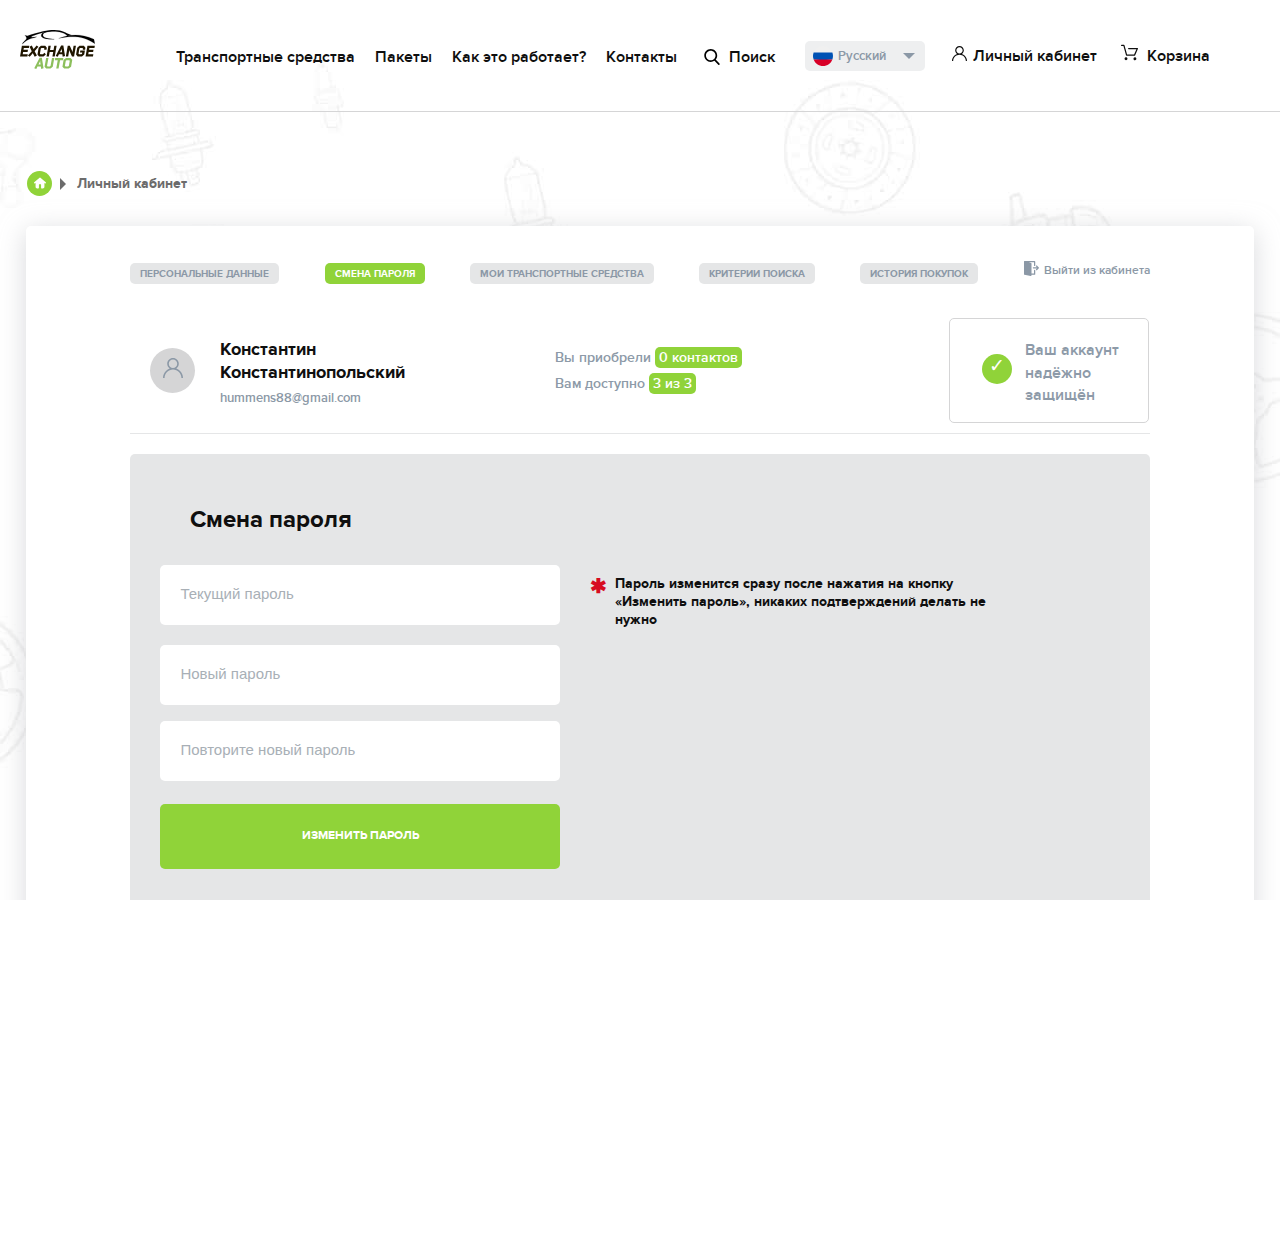
<file: docs/lk-password.html>
<!DOCTYPE html>
<html lang="ru">
<head>
	<meta charset="UTF-8">
	<title>Changeauto</title>
	<meta name = "discription" content = "">
	<meta name = "keywords" content = "">
	<!-- Adaptive -->
	<meta name = "viewport" content = "width=device-width, initial-scale=1.0"/>
	<meta http-equiv="X-UA-Compatible" content="IE=edge"/>
	<!-- Styles -->
	<link rel="stylesheet" href="css/main.css">
	<!-- Fonts -->
	<link rel="stylesheet" href="font/ProximaNova/stylesheet.css">
	<!-- Owl Caroucel -->
	<link rel="stylesheet" href="libs/Owl_carousel/owl.carousel.css">
	<link rel="stylesheet" href="libs/Owl_carousel/owl.theme.default.css">
	<!-- Slick Slider -->
	<link rel="stylesheet" href="libs/slick/slick.css">
	<link rel="stylesheet" href="libs/slick/slick-theme.css">
	<!-- Ui-slider-control -->	
	<link rel="stylesheet" href="libs/Ui_slider/jquery-ui.css">
	<!-- Nice Select -->
	<link rel="stylesheet" href="libs/NiceSelect/css/nice-select.css">
</head>
<body>
	<div class="wrapper">
		<div class="main-page">
			<div class="navigation">
				<div class="navigation_content container">
					<div class="logo-block">
						<a href="index.html" class = "logo-link">
							<svg 
								class = "logo-block_svg" viewBox="0 0 295.44 153.37"><defs>
								<style>.cls-1{fill:none;stroke:#000;stroke-width:0.52px;}
								.cls-2{fill:#201600;}.cls-3{fill:#8cbf5c;}
								</style></defs><path d="M25.17,24.69C155.72-19.24,160.81,6.78,203.1,20.49L187,23.32c-37.7-38.79-148.9-1.72-143.45,6.92Z"/><path class="cls-1" d="M25.17,24.69C155.72-19.24,160.81,6.78,203.1,20.49L187,23.32c-37.7-38.79-148.9-1.72-143.45,6.92Z"/><path d="M113.56,6s-30.94.3-30.13,16.57,51.82,13.67,51.82,13.67S91,35.39,90.18,21.08,127.37,3.39,127.37,3.39Z"/><path class="cls-1" d="M113.56,6s-30.94.3-30.13,16.57,51.82,13.67,51.82,13.67S91,35.39,90.18,21.08,127.37,3.39,127.37,3.39Z"/><path d="M295.06,54.6,291.33,36c-58.78-25.69-100.43-17.29-139.06-2.9C201,22.82,249.06,21.76,295.06,54.6Z"/><path class="cls-1" d="M295.06,54.6,291.33,36c-58.78-25.69-100.43-17.29-139.06-2.9C201,22.82,249.06,21.76,295.06,54.6Z"/><path d="M18.86,21C37.22,37.44,13.48,41.59,8.78,55.66c28.09-26.79,38-19.17,57-28.75C37.13,32.65,34.41,23,18.86,21Z"/><path class="cls-1" d="M18.86,21C37.22,37.44,13.48,41.59,8.78,55.66c28.09-26.79,38-19.17,57-28.75C37.13,32.65,34.41,23,18.86,21Z"/><path class="cls-2" d="M7.4,62.16H36.58L35,70.74H15L13.79,78H31.31l-1.54,8.59H12.25l-1.6,9h20l-1.48,8.58H0Z"/><path class="cls-2" d="M52.85,73.52l.3,2.25h.23l1.13-2.25,11-12.84,6.86,5.39L57.59,83.29l9,16.87-8.7,5.5-6.8-12.72-.3-2.25h-.24l-1.12,2.25L38.11,105.66l-6.8-5.5,15-16.87L37.58,66.07l8.76-5.39Z"/><path class="cls-2" d="M96.71,89.92l5.15,6.27-9.36,8H75l-6.27-7.57,4.74-26.87,8.93-7.58H99.49l6.21,7.58-1.36,7.81H95.17l.77-4.44-2-2.37H84.81L82,73.11,78.48,93.23l2,2.37H90Z"/><path class="cls-2" d="M135.12,62.16h9.17l-7.4,42h-9.17l3-17H116.77l-3,17h-9.18l7.4-42h9.18l-2.9,16.45h13.91Z"/><path class="cls-2" d="M170.74,61l6.69,41.49-9.17,2.9L166.72,96H153.4l-4.56,9.41-8.11-2.9L162,61Zm-6.51,17.16V73.76H164l-1.54,4.38-5,9.83h8.4Z"/><path class="cls-2" d="M189.86,104.18h-9.18l7.4-42h8.23l9.88,22.08.83,3.9h.24l.06-4,3.9-22h9.18l-7.4,42h-8.23l-9.94-22.07L194,78.2h-.24l-.06,4Z"/><path class="cls-2" d="M244.48,93.23l.83-4.79h-9.05l1.3-7.4h18.23l-2.72,15.63-8.82,7.51H227.08l-6.27-7.57,4.73-26.87,8.94-7.58h17.11l6.21,7.58-1.36,7.81h-9.17l.77-4.44-2-2.37h-9.17l-2.78,2.37-3.56,20.12,2,2.37h9.17C242.71,94.77,243.48,94.12,244.48,93.23Z"/><path class="cls-2" d="M265.67,62.16h29.18l-1.54,8.58h-20L272.06,78h17.52L288,86.55H270.52l-1.6,9h20l-1.48,8.58H258.27Z"/><path class="cls-3" d="M86.07,109l6.69,41.49-9.18,2.9L82,144H68.73l-4.56,9.41-8.11-2.9L77.31,109Zm-6.51,17.16v-4.38h-.24l-1.54,4.38-5,9.83h8.41Z"/><path class="cls-3" d="M96.72,144.67l6.1-34.51H112l-5.5,31.07,2,2.37h9.17l2.79-2.37,5.5-31.07h9.17L129,144.67l-8.88,7.51H103Z"/><path class="cls-3" d="M151.94,152.18h-9.18l5.86-33.44H137.08l1.54-8.58h32.26l-1.54,8.58H157.8Z"/><path class="cls-3" d="M199.05,110.16l6.87,7.46-4.74,27.11-9.53,7.45H174.07l-6.92-7.45,4.73-27.11,9.59-7.46Zm-5.21,8.58H183.6l-3.14,2.49-3.55,19.88,2.31,2.49h10.24l3.14-2.49,3.55-19.88Z"/>
							</svg>
						</a>
					</div>
					<div class="link-block">
						<ul class = "link-block_list">
							<li class = link-block_item><a class = "link-block_item-link" href="transport.html">Транспортные средства</a></li>
							<li class = link-block_item><a class = "link-block_item-link" href="package.html">Пакеты</a></li>
							<li class = link-block_item><a class = "link-block_item-link" href="how-to.html">Как это работает?</a></li>
							<li class = link-block_item><a class = "link-block_item-link" href="contact.html">Контакты</a></li>
						</ul>
					</div>
					<div class="contact-block">
						<div class="contact-search-block">
							<a class = "link-block_item-link link-search" href="search.html">
								<svg 
									class = "search-svg" enable-background="new 0 0 56.966 56.966" 
									viewBox="0 0 56.966 56.966"><path d="m55.146 51.887-13.558-14.101c3.486-4.144 5.396-9.358 5.396-14.786 0-12.682-10.318-23-23-23s-23 10.318-23 23 10.318 23 23 23c4.761 0 9.298-1.436 13.177-4.162l13.661 14.208c.571.593 1.339.92 2.162.92.779 0 1.518-.297 2.079-.837 1.192-1.147 1.23-3.049.083-4.242zm-31.162-45.887c9.374 0 17 7.626 17 17s-7.626 17-17 17-17-7.626-17-17 7.626-17 17-17z"/>
								</svg>
								<p class="text-none">Поиск</p>
							</a>
						</div>
						<div class="dropdown-wrap">
							<div class="dropdown" data-dropdown = "open">
								<div class="dropdown-head">
									<p class = "dropdown-text">
										<svg 
											class = "russian-svg" version="1.1" x="0px" y="0px"
											viewBox="0 0 512 512" style="enable-background:new 0 0 512 512;" xml:space="preserve">
											<circle style="fill:#F0F0F0;" cx="256" cy="256" r="256"/>
											<path style="fill:#0052B4;" d="M496.077,345.043C506.368,317.31,512,287.314,512,256s-5.632-61.31-15.923-89.043H15.923
											C5.633,194.69,0,224.686,0,256s5.633,61.31,15.923,89.043L256,367.304L496.077,345.043z"/>
											<path style="fill:#D80027;" d="M256,512c110.071,0,203.906-69.472,240.077-166.957H15.923C52.094,442.528,145.929,512,256,512z"/>
										</svg>
										Русский
									</p>
								</div>
								<div class="dropdown-body">
									<div class="dropdown-item-english">
										<p class = "dropdown-text">
											<svg 
												class = "english-svg" version="1.1" x="0px" y="0px"
												viewBox="0 0 512 512" style="enable-background:new 0 0 512 512;" xml:space="preserve">
												<circle style="fill:#F0F0F0;" cx="256" cy="256" r="256"/>
												<path style="fill:#D80027;" d="M244.87,256H512c0-23.106-3.08-45.49-8.819-66.783H244.87V256z"/>
												<path style="fill:#D80027;" d="M244.87,122.435h229.556c-15.671-25.572-35.708-48.175-59.07-66.783H244.87V122.435z"/>
												<path style="fill:#D80027;" d="M256,512c60.249,0,115.626-20.824,159.356-55.652H96.644C140.374,491.176,195.751,512,256,512z"/>
												<path style="fill:#D80027;" d="M37.574,389.565h436.852c12.581-20.529,22.338-42.969,28.755-66.783H8.819
												C15.236,346.596,24.993,369.036,37.574,389.565z"/>
												<path style="fill:#0052B4;" d="M118.584,39.978h23.329l-21.7,15.765l8.289,25.509l-21.699-15.765L85.104,81.252l7.16-22.037
												C73.158,75.13,56.412,93.776,42.612,114.552h7.475l-13.813,10.035c-2.152,3.59-4.216,7.237-6.194,10.938l6.596,20.301l-12.306-8.941
												c-3.059,6.481-5.857,13.108-8.372,19.873l7.267,22.368h26.822l-21.7,15.765l8.289,25.509l-21.699-15.765l-12.998,9.444
												C0.678,234.537,0,245.189,0,256h256c0-141.384,0-158.052,0-256C205.428,0,158.285,14.67,118.584,39.978z M128.502,230.4
												l-21.699-15.765L85.104,230.4l8.289-25.509l-21.7-15.765h26.822l8.288-25.509l8.288,25.509h26.822l-21.7,15.765L128.502,230.4z
												 M120.213,130.317l8.289,25.509l-21.699-15.765l-21.699,15.765l8.289-25.509l-21.7-15.765h26.822l8.288-25.509l8.288,25.509h26.822
												L120.213,130.317z M220.328,230.4l-21.699-15.765L176.93,230.4l8.289-25.509l-21.7-15.765h26.822l8.288-25.509l8.288,25.509h26.822
												l-21.7,15.765L220.328,230.4z M212.039,130.317l8.289,25.509l-21.699-15.765l-21.699,15.765l8.289-25.509l-21.7-15.765h26.822
												l8.288-25.509l8.288,25.509h26.822L212.039,130.317z M212.039,55.743l8.289,25.509l-21.699-15.765L176.93,81.252l8.289-25.509
												l-21.7-15.765h26.822l8.288-25.509l8.288,25.509h26.822L212.039,55.743z"/>
											</svg>
											English
										</p>
									</div>
									<div class="dropdown-item-deutch">
										<p class = "dropdown-text">
											<svg 
												class = "germany-svg" version="1.1" x="0px" y="0px"
												viewBox="0 0 512 512" style="enable-background:new 0 0 512 512;" xml:space="preserve">
												<path style="fill:#FFDA44;" d="M15.923,345.043C52.094,442.527,145.929,512,256,512s203.906-69.473,240.077-166.957L256,322.783
												L15.923,345.043z"/>
												<path d="M256,0C145.929,0,52.094,69.472,15.923,166.957L256,189.217l240.077-22.261C459.906,69.472,366.071,0,256,0z"/>
												<path style="fill:#D80027;" d="M15.923,166.957C5.633,194.69,0,224.686,0,256s5.633,61.31,15.923,89.043h480.155
												C506.368,317.31,512,287.314,512,256s-5.632-61.31-15.923-89.043H15.923z"/>
											</svg>
											Deutsch
										</p>
									</div>
								</div>
							</div>
						</div>
						<div class="user-block">
							<a href="lk-user-auth.html" class="user-link">
								<svg 
									class = "user-svg" version="1.1" x="0px" y="0px"
	 								viewBox="0 0 512 512" style="enable-background:new 0 0 512 512;" xml:space="preserve">
									<path d="M437.02,330.98c-27.883-27.882-61.071-48.523-97.281-61.018C378.521,243.251,404,198.548,404,148
									C404,66.393,337.607,0,256,0S108,66.393,108,148c0,50.548,25.479,95.251,64.262,121.962
									c-36.21,12.495-69.398,33.136-97.281,61.018C26.629,379.333,0,443.62,0,512h40c0-119.103,96.897-216,216-216s216,96.897,216,216
									h40C512,443.62,485.371,379.333,437.02,330.98z M256,256c-59.551,0-108-48.448-108-108S196.449,40,256,40
									c59.551,0,108,48.448,108,108S315.551,256,256,256z"/>
								</svg>
								<p class="text-none">Личный кабинет</p>
							</a>
						</div>
						<div class="backet-block">
							<!-- <div class="bascket-count">15</div> -->
							<a href="bascket.html" class="bascket-link">
								<svg 
									class = "bascket-svg" version="1.1" x="0px" y="0px"
									viewBox="0 0 459.529 459.529" style="enable-background:new 0 0 459.529 459.529;" xml:space="preserve">
									<path d="M17,55.231h48.733l69.417,251.033c1.983,7.367,8.783,12.467,16.433,12.467h213.35c6.8,0,12.75-3.967,15.583-10.2
									l77.633-178.5c2.267-5.383,1.7-11.333-1.417-16.15c-3.117-4.817-8.5-7.65-14.167-7.65H206.833c-9.35,0-17,7.65-17,17
									s7.65,17,17,17H416.5l-62.9,144.5H164.333L94.917,33.698c-1.983-7.367-8.783-12.467-16.433-12.467H17c-9.35,0-17,7.65-17,17
									S7.65,55.231,17,55.231z"/>
									<path d="M135.433,438.298c21.25,0,38.533-17.283,38.533-38.533s-17.283-38.533-38.533-38.533S96.9,378.514,96.9,399.764
									S114.183,438.298,135.433,438.298z"/>
									<path d="M376.267,438.298c0.85,0,1.983,0,2.833,0c10.2-0.85,19.55-5.383,26.35-13.317c6.8-7.65,9.917-17.567,9.35-28.05
									c-1.417-20.967-19.833-37.117-41.083-35.7c-21.25,1.417-37.117,20.117-35.7,41.083
									C339.433,422.431,356.15,438.298,376.267,438.298z"/>
								</svg>
								<p class="text-none">Корзина</p>
							</a>
						</div>
						<div class="burger-menu-button">
							<svg 
								class = "burger-svg" version="1.1" x="0px" y="0px"
								viewBox="0 0 50 50" style="enable-background:new 0 0 50 50;" xml:space="preserve">
								<rect y="2" width="50" height="4"/>
								<rect y="16" width="50" height="4"/>
								<rect y="30" width="50" height="4"/>
								<rect y="44" width="50" height="4"/>
							</svg>
						</div>
					</div>
				</div>
			</div>
			<!-- INNER-PAGE-WRAP -->
			<div class="wrap-inner-page container">
				<div class="inner-home-link-wrap lk-user">
					<a class = "inner-home-link" href="index.html">
						<div class="inner-home-icon">
							<svg 
								class = "home-icon-svg" version="1.1" x="0px" y="0px" width="25" height="25" viewBox="0 0 72.231 72.232" style="enable-background:new 0 0 72.231 72.232;" xml:space="preserve">
								<path d="M70.854,32.011L38.771,4.543c-0.1-0.085-0.209-0.149-0.314-0.223c-0.084-0.06-0.163-0.126-0.251-0.179
								c-0.123-0.072-0.252-0.127-0.381-0.187c-0.098-0.045-0.191-0.099-0.292-0.136c-0.123-0.045-0.25-0.07-0.376-0.104
								c-0.258-0.067-0.519-0.11-0.784-0.127c-0.086-0.005-0.171-0.021-0.257-0.021c-0.124,0-0.247,0.021-0.37,0.032
								c-0.119,0.011-0.239,0.013-0.357,0.034c-0.115,0.021-0.226,0.06-0.339,0.09c-0.124,0.033-0.249,0.061-0.37,0.105
								c-0.105,0.04-0.205,0.096-0.309,0.145c-0.121,0.058-0.244,0.111-0.36,0.181c-0.098,0.059-0.188,0.132-0.28,0.198
								c-0.089,0.064-0.184,0.118-0.268,0.19L1.377,32.011c-1.677,1.437-1.846,3.934-0.379,5.575c1.463,1.64,4.012,1.812,5.686,0.375
								l2.768-2.369v23.174c0,5.461,4.532,9.898,10.105,9.898h6.021c2.227,0,4.031-1.769,4.031-3.949V46.078
								c0-1.105,0.918-2.002,2.042-2.002h8.925c1.128,0,2.045,0.896,2.045,2.002v18.18c0,0.271,0.027,0.533,0.083,0.805l0.1,0.459
								c0.391,1.835,2.036,3.145,3.947,3.145h5.923c5.574,0,10.109-4.438,10.109-9.898V35.593l2.764,2.367
								c0.765,0.653,1.707,0.979,2.651,0.979c1.121,0,2.237-0.459,3.035-1.354C72.7,35.945,72.531,33.448,70.854,32.011z"/>
							</svg>
						</div>
					</a>
					<a href="#!" class="link-name-section">Личный кабинет</a>
				</div>
				<div class="lk-user-content password">
					<div class="lk-user-content-wrap">
						<div class="lk-user-content-top-header">
							<a href="lk-user.html" class="lk-user-content-nav">персональные данные</a>
							<a href="#!" class="lk-user-content-nav active">смена пароля</a>
							<a href="lk-my-transport-no-car.html" class="lk-user-content-nav">мои транспортные средства</a>
							<a href="lk-search.html" class="lk-user-content-nav">критерии поиска</a>
							<a href="lk-history.html" class="lk-user-content-nav">история покупок</a>
							<a href="index.html" class="lk-user-exit-link">
								<svg 
									class = "logout-icon-svg" version="1.1" x="0px" y="0px"
									viewBox="0 0 512 512" style="enable-background:new 0 0 512 512;" xml:space="preserve">
									<path d="M510.371,226.513c-1.088-2.603-2.645-4.971-4.629-6.955l-63.979-63.979c-8.341-8.32-21.824-8.32-30.165,0
									c-8.341,8.341-8.341,21.845,0,30.165l27.584,27.584H320.013c-11.797,0-21.333,9.557-21.333,21.333s9.536,21.333,21.333,21.333
									h119.168l-27.584,27.584c-8.341,8.341-8.341,21.845,0,30.165c4.16,4.181,9.621,6.251,15.083,6.251s10.923-2.069,15.083-6.251
									l63.979-63.979c1.984-1.963,3.541-4.331,4.629-6.955C512.525,237.606,512.525,231.718,510.371,226.513z"/>
									<path d="M362.68,298.667c-11.797,0-21.333,9.557-21.333,21.333v106.667h-85.333V85.333c0-9.408-6.187-17.728-15.211-20.437
									l-74.091-22.229h174.635v106.667c0,11.776,9.536,21.333,21.333,21.333s21.333-9.557,21.333-21.333v-128
									C384.013,9.557,374.477,0,362.68,0H21.347c-0.768,0-1.451,0.32-2.197,0.405c-1.003,0.107-1.92,0.277-2.88,0.512
									c-2.24,0.576-4.267,1.451-6.165,2.645c-0.469,0.299-1.045,0.32-1.493,0.661C8.44,4.352,8.376,4.587,8.205,4.715
									C5.88,6.549,3.939,8.789,2.531,11.456c-0.299,0.576-0.363,1.195-0.597,1.792c-0.683,1.621-1.429,3.2-1.685,4.992
									c-0.107,0.64,0.085,1.237,0.064,1.856c-0.021,0.427-0.299,0.811-0.299,1.237V448c0,10.176,7.189,18.923,17.152,20.907
									l213.333,42.667c1.387,0.299,2.795,0.427,4.181,0.427c4.885,0,9.685-1.685,13.525-4.843c4.928-4.053,7.808-10.091,7.808-16.491
									v-21.333H362.68c11.797,0,21.333-9.557,21.333-21.333V320C384.013,308.224,374.477,298.667,362.68,298.667z"/>
								</svg>
								Выйти из кабинета
							</a>
						</div>
						<div class="lk-user-content-bottom-header">
							<div class="lk-user-bottom-header-item-user">
								<div class="lk-user-bottom-header-user-left">
									<div class="lk-user-bottom-header-user-photo">
										<svg 
											class = "user-icon-svg" version="1.1" x="0px" y="0px"
											viewBox="0 0 512 512" style="enable-background:new 0 0 512 512;" xml:space="preserve">
											<path d="M437.02,330.98c-27.883-27.882-61.071-48.523-97.281-61.018C378.521,243.251,404,198.548,404,148
											C404,66.393,337.607,0,256,0S108,66.393,108,148c0,50.548,25.479,95.251,64.262,121.962
											c-36.21,12.495-69.398,33.136-97.281,61.018C26.629,379.333,0,443.62,0,512h40c0-119.103,96.897-216,216-216s216,96.897,216,216
											h40C512,443.62,485.371,379.333,437.02,330.98z M256,256c-59.551,0-108-48.448-108-108S196.449,40,256,40
											c59.551,0,108,48.448,108,108S315.551,256,256,256z"/>
										</svg>
									</div>
								</div>
								<div class="lk-user-bottom-header-user-right">
									<p class="lk-user-bottom-header-user-name">Константин Константинопольский</p>
									<p class="lk-user-bottom-header-user-email">hummens88@gmail.com</p>
								</div>
							</div>
							<div class="lk-user-bottom-header-item-info">
								<p class="lk-user-bottom-header-info-text">Вы приобрели  <span class = "text-green-bg">0 контактов</span></p>
								<p class="lk-user-bottom-header-info-text">Вам доступно  <span class = "text-green-bg"> 3 из 3</span></p>
							</div>
							<div class="lk-user-bottom-header-item-accaunt">
								<div class="lk-user-bottom-header-your-accaunt">
									<p class="bottom-header-your-accaunt-text">Ваш аккаунт надёжно защищён</p>
								</div>
							</div>
						</div>
						<div class="lk-password-block-form">
							<p class="lk-password-form-title">Смена пароля</p>
							<form class="lk-password-form">
								<div class="wrap-lk-password-form-input">
									<input type="text" class="lk-password-form-input" placeholder="Текущий пароль">
									<p class="lk-password-form-input-message">Пароль изменится сразу после нажатия на кнопку «Изменить пароль», никаких подтверждений делать не нужно</p>
								</div>
								<div class="wrap-lk-password-form-input">
									<input type="text" class="lk-password-form-input" placeholder="Новый пароль">
								</div>
								<div class="wrap-lk-password-form-input">
									<input type="text" class="lk-password-form-input" placeholder="Повторите новый пароль">
								</div>
								<div class="wrap-lk-password-form-input">
									<button class="lk-password-form-submit">изменить пароль</button>
								</div>
							</form>
						</div>
					</div>
				</div>	
			</div>
		</div>
		<!-- FOOTER -->
		<footer class="footer">
			<div class="footer-navigation">
				<div class="footer-navigation_content container">
					<div class="footer-logo-block">
						<a href="index.html" class = "logo-link">
							<svg 
								class = "logo-block_svg" viewBox="0 0 295.44 153.37"><defs>
								<style>.cls-1{fill:none;stroke:#000;stroke-width:0.52px;}
								.cls-2{fill:#201600;}.cls-3{fill:#8cbf5c;}
								</style></defs><path d="M25.17,24.69C155.72-19.24,160.81,6.78,203.1,20.49L187,23.32c-37.7-38.79-148.9-1.72-143.45,6.92Z"/><path class="cls-1" d="M25.17,24.69C155.72-19.24,160.81,6.78,203.1,20.49L187,23.32c-37.7-38.79-148.9-1.72-143.45,6.92Z"/><path d="M113.56,6s-30.94.3-30.13,16.57,51.82,13.67,51.82,13.67S91,35.39,90.18,21.08,127.37,3.39,127.37,3.39Z"/><path class="cls-1" d="M113.56,6s-30.94.3-30.13,16.57,51.82,13.67,51.82,13.67S91,35.39,90.18,21.08,127.37,3.39,127.37,3.39Z"/><path d="M295.06,54.6,291.33,36c-58.78-25.69-100.43-17.29-139.06-2.9C201,22.82,249.06,21.76,295.06,54.6Z"/><path class="cls-1" d="M295.06,54.6,291.33,36c-58.78-25.69-100.43-17.29-139.06-2.9C201,22.82,249.06,21.76,295.06,54.6Z"/><path d="M18.86,21C37.22,37.44,13.48,41.59,8.78,55.66c28.09-26.79,38-19.17,57-28.75C37.13,32.65,34.41,23,18.86,21Z"/><path class="cls-1" d="M18.86,21C37.22,37.44,13.48,41.59,8.78,55.66c28.09-26.79,38-19.17,57-28.75C37.13,32.65,34.41,23,18.86,21Z"/><path class="cls-2" d="M7.4,62.16H36.58L35,70.74H15L13.79,78H31.31l-1.54,8.59H12.25l-1.6,9h20l-1.48,8.58H0Z"/><path class="cls-2" d="M52.85,73.52l.3,2.25h.23l1.13-2.25,11-12.84,6.86,5.39L57.59,83.29l9,16.87-8.7,5.5-6.8-12.72-.3-2.25h-.24l-1.12,2.25L38.11,105.66l-6.8-5.5,15-16.87L37.58,66.07l8.76-5.39Z"/><path class="cls-2" d="M96.71,89.92l5.15,6.27-9.36,8H75l-6.27-7.57,4.74-26.87,8.93-7.58H99.49l6.21,7.58-1.36,7.81H95.17l.77-4.44-2-2.37H84.81L82,73.11,78.48,93.23l2,2.37H90Z"/><path class="cls-2" d="M135.12,62.16h9.17l-7.4,42h-9.17l3-17H116.77l-3,17h-9.18l7.4-42h9.18l-2.9,16.45h13.91Z"/><path class="cls-2" d="M170.74,61l6.69,41.49-9.17,2.9L166.72,96H153.4l-4.56,9.41-8.11-2.9L162,61Zm-6.51,17.16V73.76H164l-1.54,4.38-5,9.83h8.4Z"/><path class="cls-2" d="M189.86,104.18h-9.18l7.4-42h8.23l9.88,22.08.83,3.9h.24l.06-4,3.9-22h9.18l-7.4,42h-8.23l-9.94-22.07L194,78.2h-.24l-.06,4Z"/><path class="cls-2" d="M244.48,93.23l.83-4.79h-9.05l1.3-7.4h18.23l-2.72,15.63-8.82,7.51H227.08l-6.27-7.57,4.73-26.87,8.94-7.58h17.11l6.21,7.58-1.36,7.81h-9.17l.77-4.44-2-2.37h-9.17l-2.78,2.37-3.56,20.12,2,2.37h9.17C242.71,94.77,243.48,94.12,244.48,93.23Z"/><path class="cls-2" d="M265.67,62.16h29.18l-1.54,8.58h-20L272.06,78h17.52L288,86.55H270.52l-1.6,9h20l-1.48,8.58H258.27Z"/><path class="cls-3" d="M86.07,109l6.69,41.49-9.18,2.9L82,144H68.73l-4.56,9.41-8.11-2.9L77.31,109Zm-6.51,17.16v-4.38h-.24l-1.54,4.38-5,9.83h8.41Z"/><path class="cls-3" d="M96.72,144.67l6.1-34.51H112l-5.5,31.07,2,2.37h9.17l2.79-2.37,5.5-31.07h9.17L129,144.67l-8.88,7.51H103Z"/><path class="cls-3" d="M151.94,152.18h-9.18l5.86-33.44H137.08l1.54-8.58h32.26l-1.54,8.58H157.8Z"/><path class="cls-3" d="M199.05,110.16l6.87,7.46-4.74,27.11-9.53,7.45H174.07l-6.92-7.45,4.73-27.11,9.59-7.46Zm-5.21,8.58H183.6l-3.14,2.49-3.55,19.88,2.31,2.49h10.24l3.14-2.49,3.55-19.88Z"/>
							</svg>
						</a>
					</div>
					<div class="footer-link-block">
						<ul class = "footer-link-block_list">
							<li class = footer-link-block_item><a class = "footer-link-block_item-link" href="transport.html">Транспортные средства</a></li>
							<li class = footer-link-block_item><a class = "footer-link-block_item-link" href="package.html">Пакеты</a></li>
							<li class = footer-link-block_item><a class = "footer-link-block_item-link" href="how-to.html">Как это работает?</a></li>
							<li class = footer-link-block_item><a class = "footer-link-block_item-link" href="contact.html">Контакты</a></li>
						</ul>
						<div class="footer-dropdown-wrap">
							<div class="footer-dropdown" data-dropdown = "open">
								<div class="dropdown-head">
									<p class = "dropdown-text">
										<svg 
											class = "russian-svg" version="1.1" x="0px" y="0px"
											viewBox="0 0 512 512" style="enable-background:new 0 0 512 512;" xml:space="preserve">
											<circle style="fill:#F0F0F0;" cx="256" cy="256" r="256"/>
											<path style="fill:#0052B4;" d="M496.077,345.043C506.368,317.31,512,287.314,512,256s-5.632-61.31-15.923-89.043H15.923
											C5.633,194.69,0,224.686,0,256s5.633,61.31,15.923,89.043L256,367.304L496.077,345.043z"/>
											<path style="fill:#D80027;" d="M256,512c110.071,0,203.906-69.472,240.077-166.957H15.923C52.094,442.528,145.929,512,256,512z"/>
										</svg>
										Русский
									</p>
								</div>
								<div class="dropdown-body">
									<div class="dropdown-item-english">
										<p class = "dropdown-text">
											<svg 
												class = "english-svg" version="1.1" x="0px" y="0px"
												viewBox="0 0 512 512" style="enable-background:new 0 0 512 512;" xml:space="preserve">
												<circle style="fill:#F0F0F0;" cx="256" cy="256" r="256"/>
												<path style="fill:#D80027;" d="M244.87,256H512c0-23.106-3.08-45.49-8.819-66.783H244.87V256z"/>
												<path style="fill:#D80027;" d="M244.87,122.435h229.556c-15.671-25.572-35.708-48.175-59.07-66.783H244.87V122.435z"/>
												<path style="fill:#D80027;" d="M256,512c60.249,0,115.626-20.824,159.356-55.652H96.644C140.374,491.176,195.751,512,256,512z"/>
												<path style="fill:#D80027;" d="M37.574,389.565h436.852c12.581-20.529,22.338-42.969,28.755-66.783H8.819
												C15.236,346.596,24.993,369.036,37.574,389.565z"/>
												<path style="fill:#0052B4;" d="M118.584,39.978h23.329l-21.7,15.765l8.289,25.509l-21.699-15.765L85.104,81.252l7.16-22.037
												C73.158,75.13,56.412,93.776,42.612,114.552h7.475l-13.813,10.035c-2.152,3.59-4.216,7.237-6.194,10.938l6.596,20.301l-12.306-8.941
												c-3.059,6.481-5.857,13.108-8.372,19.873l7.267,22.368h26.822l-21.7,15.765l8.289,25.509l-21.699-15.765l-12.998,9.444
												C0.678,234.537,0,245.189,0,256h256c0-141.384,0-158.052,0-256C205.428,0,158.285,14.67,118.584,39.978z M128.502,230.4
												l-21.699-15.765L85.104,230.4l8.289-25.509l-21.7-15.765h26.822l8.288-25.509l8.288,25.509h26.822l-21.7,15.765L128.502,230.4z
												 M120.213,130.317l8.289,25.509l-21.699-15.765l-21.699,15.765l8.289-25.509l-21.7-15.765h26.822l8.288-25.509l8.288,25.509h26.822
												L120.213,130.317z M220.328,230.4l-21.699-15.765L176.93,230.4l8.289-25.509l-21.7-15.765h26.822l8.288-25.509l8.288,25.509h26.822
												l-21.7,15.765L220.328,230.4z M212.039,130.317l8.289,25.509l-21.699-15.765l-21.699,15.765l8.289-25.509l-21.7-15.765h26.822
												l8.288-25.509l8.288,25.509h26.822L212.039,130.317z M212.039,55.743l8.289,25.509l-21.699-15.765L176.93,81.252l8.289-25.509
												l-21.7-15.765h26.822l8.288-25.509l8.288,25.509h26.822L212.039,55.743z"/>
											</svg>
											English
										</p>
									</div>
									<div class="dropdown-item-deutch">
										<p class = "dropdown-text">
											<svg 
												class = "germany-svg" version="1.1" x="0px" y="0px"
												viewBox="0 0 512 512" style="enable-background:new 0 0 512 512;" xml:space="preserve">
												<path style="fill:#FFDA44;" d="M15.923,345.043C52.094,442.527,145.929,512,256,512s203.906-69.473,240.077-166.957L256,322.783
												L15.923,345.043z"/>
												<path d="M256,0C145.929,0,52.094,69.472,15.923,166.957L256,189.217l240.077-22.261C459.906,69.472,366.071,0,256,0z"/>
												<path style="fill:#D80027;" d="M15.923,166.957C5.633,194.69,0,224.686,0,256s5.633,61.31,15.923,89.043h480.155
												C506.368,317.31,512,287.314,512,256s-5.632-61.31-15.923-89.043H15.923z"/>
											</svg>
											Deutsch
										</p>
									</div>
								</div>
							</div>
						</div>
					</div>
					<div class="footer-contact-block">
						<div class="footer-user-block">
							<a href="lk-user-auth.html" class="footer-user-link footer-user-link--active">
								<svg 
									class = "user-svg user-svg--active" version="1.1" x="0px" y="0px"
	 								viewBox="0 0 512 512" style="enable-background:new 0 0 512 512;" xml:space="preserve">
									<path d="M437.02,330.98c-27.883-27.882-61.071-48.523-97.281-61.018C378.521,243.251,404,198.548,404,148
									C404,66.393,337.607,0,256,0S108,66.393,108,148c0,50.548,25.479,95.251,64.262,121.962
									c-36.21,12.495-69.398,33.136-97.281,61.018C26.629,379.333,0,443.62,0,512h40c0-119.103,96.897-216,216-216s216,96.897,216,216
									h40C512,443.62,485.371,379.333,437.02,330.98z M256,256c-59.551,0-108-48.448-108-108S196.449,40,256,40
									c59.551,0,108,48.448,108,108S315.551,256,256,256z"/>
								</svg>
								Личный кабинет
							</a>
						</div>
						<div class="footer-backet-block">
							<div class="bascket-count">15</div>
							<a href="bascket.html" class="footer-bascket-link">
								<svg 
									class = "bascket-svg" version="1.1" x="0px" y="0px"
									viewBox="0 0 459.529 459.529" style="enable-background:new 0 0 459.529 459.529;" xml:space="preserve">
									<path d="M17,55.231h48.733l69.417,251.033c1.983,7.367,8.783,12.467,16.433,12.467h213.35c6.8,0,12.75-3.967,15.583-10.2
									l77.633-178.5c2.267-5.383,1.7-11.333-1.417-16.15c-3.117-4.817-8.5-7.65-14.167-7.65H206.833c-9.35,0-17,7.65-17,17
									s7.65,17,17,17H416.5l-62.9,144.5H164.333L94.917,33.698c-1.983-7.367-8.783-12.467-16.433-12.467H17c-9.35,0-17,7.65-17,17
									S7.65,55.231,17,55.231z"/>
									<path d="M135.433,438.298c21.25,0,38.533-17.283,38.533-38.533s-17.283-38.533-38.533-38.533S96.9,378.514,96.9,399.764
									S114.183,438.298,135.433,438.298z"/>
									<path d="M376.267,438.298c0.85,0,1.983,0,2.833,0c10.2-0.85,19.55-5.383,26.35-13.317c6.8-7.65,9.917-17.567,9.35-28.05
									c-1.417-20.967-19.833-37.117-41.083-35.7c-21.25,1.417-37.117,20.117-35.7,41.083
									C339.433,422.431,356.15,438.298,376.267,438.298z"/>
								</svg>
								Корзина
							</a>
						</div>
						<div class="footer-search-block">
							<a class = "footer-link-search" href="search.html">
								<svg 
									class = "search-svg" enable-background="new 0 0 56.966 56.966" 
									viewBox="0 0 56.966 56.966"><path d="m55.146 51.887-13.558-14.101c3.486-4.144 5.396-9.358 5.396-14.786 0-12.682-10.318-23-23-23s-23 10.318-23 23 10.318 23 23 23c4.761 0 9.298-1.436 13.177-4.162l13.661 14.208c.571.593 1.339.92 2.162.92.779 0 1.518-.297 2.079-.837 1.192-1.147 1.23-3.049.083-4.242zm-31.162-45.887c9.374 0 17 7.626 17 17s-7.626 17-17 17-17-7.626-17-17 7.626-17 17-17z"/>
								</svg>
								<p class="text-none">Поиск</p>
							</a>
						</div>
					</div>
				</div>
			</div>
			<div class="footer-bottom-block container">
				<p class="footer-copy">Все права защищены © 2019</p>
				<a href="#!" class="footer-user-license">Пользовательское соглашение</a>
				<div class="footer-payment-card">
					<a href="#!" class="visa-card">
						<svg 
							class = "visa-svg" version="1.1" x="0px" y="0px"
							viewBox="0 0 512 512" style="enable-background:new 0 0 512 512;" xml:space="preserve">
							<path style="fill:#FFFFFF;" d="M512,402.281c0,16.716-13.55,30.267-30.265,30.267H30.265C13.55,432.549,0,418.997,0,402.281V109.717
							c0-16.716,13.55-30.266,30.265-30.266h451.47c16.716,0,30.265,13.551,30.265,30.266V402.281L512,402.281z"/>
							<path style="fill:#F79F1A;" d="M113.64,258.035l-12.022-57.671c-2.055-7.953-8.035-10.319-15.507-10.632H30.993l-0.491,2.635
							C73.431,202.774,101.836,227.88,113.64,258.035z"/>
							<polygon style="fill:#059BBF;" points="241.354,190.892 205.741,190.892 183.499,321.419 219.053,321.419 	"/>
							<path style="fill:#059BBF;" d="M135.345,321.288l56.01-130.307h-37.691l-34.843,89.028l-3.719-13.442
								c-6.83-16.171-26.35-39.446-49.266-54.098l31.85,108.863L135.345,321.288z"/>
							<path style="fill:#059BBF;" d="M342.931,278.75c0.132-14.819-9.383-26.122-29.887-35.458c-12.461-6.03-20.056-10.051-19.965-16.17
							c0-5.406,6.432-11.213,20.368-11.213c11.661-0.179,20.057,2.367,26.624,5.003l3.218,1.475l4.826-28.277
							c-7.059-2.637-18.094-5.451-31.895-5.451c-35.157,0-59.904,17.691-60.128,43.064c-0.224,18.763,17.692,29.216,31.181,35.469
							c13.847,6.374,18.493,10.453,18.404,16.171c-0.089,8.743-11.035,12.73-21.264,12.73c-14.25,0-21.8-1.965-33.509-6.843l-4.55-2.09
							l-4.998,29.249c8.303,3.629,23.668,6.801,39.618,6.933C318.361,323.342,342.663,305.876,342.931,278.75z"/>
							<path style="fill:#059BBF;" d="M385.233,301.855c4.065,0,40.382,0.045,45.566,0.045c1.072,4.545,4.333,19.565,4.333,19.565h33.011
							L439.33,191.027h-27.472c-8.533,0-14.874,2.323-18.628,10.809l-52.845,119.629h37.392
							C377.774,321.465,383.848,305.386,385.233,301.855z M409.622,238.645c-0.176,0.357,2.95-7.549,4.737-12.463l2.411,11.256
							c0,0,6.792,31.182,8.22,37.704h-29.528C398.411,267.638,409.622,238.645,409.622,238.645z"/>
							<path style="fill:#059BBF;" d="M481.735,79.451H30.265C13.55,79.451,0,93.001,0,109.717v31.412h512v-31.412
							C512,93.001,498.451,79.451,481.735,79.451z"/>
							<path style="fill:#F79F1A;" d="M481.735,432.549H30.265C13.55,432.549,0,418.998,0,402.283v-31.412h512v31.412
							C512,418.998,498.451,432.549,481.735,432.549z"/>
							<path style="opacity:0.15;fill:#202121;enable-background:new    ;" d="M21.517,402.281V109.717
							c0-16.716,13.551-30.266,30.267-30.266h-21.52C13.55,79.451,0,93.001,0,109.717v292.565c0,16.716,13.55,30.267,30.265,30.267h21.52
							C35.069,432.549,21.517,418.997,21.517,402.281z"/>
						</svg>
					</a>
					<a href="#!" class="master-card">
						<svg 
							class = "mastercard-svg" version="1.1" x="0px" y="0px"
							viewBox="0 0 504 504" style="enable-background:new 0 0 504 504;" xml:space="preserve">
							<path style="fill:#FFB600;" d="M504,252c0,83.2-67.2,151.2-151.2,151.2c-83.2,0-151.2-68-151.2-151.2l0,0
							c0-83.2,67.2-151.2,150.4-151.2C436.8,100.8,504,168.8,504,252L504,252z"/>
							<path style="fill:#F7981D;" d="M352.8,100.8c83.2,0,151.2,68,151.2,151.2l0,0c0,83.2-67.2,151.2-151.2,151.2
							c-83.2,0-151.2-68-151.2-151.2"/>
							<path style="fill:#FF8500;" d="M352.8,100.8c83.2,0,151.2,68,151.2,151.2l0,0c0,83.2-67.2,151.2-151.2,151.2"/>
							<path style="fill:#FF5050;" d="M149.6,100.8C67.2,101.6,0,168.8,0,252s67.2,151.2,151.2,151.2c39.2,0,74.4-15.2,101.6-39.2l0,0l0,0
							c5.6-4.8,10.4-10.4,15.2-16h-31.2c-4-4.8-8-10.4-11.2-15.2h53.6c3.2-4.8,6.4-10.4,8.8-16h-71.2c-2.4-4.8-4.8-10.4-6.4-16h83.2
							c4.8-15.2,8-31.2,8-48c0-11.2-1.6-21.6-3.2-32h-92.8c0.8-5.6,2.4-10.4,4-16h83.2c-1.6-5.6-4-11.2-6.4-16H216
							c2.4-5.6,5.6-10.4,8.8-16h53.6c-3.2-5.6-7.2-11.2-12-16h-29.6c4.8-5.6,9.6-10.4,15.2-15.2c-26.4-24.8-62.4-39.2-101.6-39.2
							C150.4,100.8,150.4,100.8,149.6,100.8z"/>
							<path style="fill:#E52836;" d="M0,252c0,83.2,67.2,151.2,151.2,151.2c39.2,0,74.4-15.2,101.6-39.2l0,0l0,0
							c5.6-4.8,10.4-10.4,15.2-16h-31.2c-4-4.8-8-10.4-11.2-15.2h53.6c3.2-4.8,6.4-10.4,8.8-16h-71.2c-2.4-4.8-4.8-10.4-6.4-16h83.2
							c4.8-15.2,8-31.2,8-48c0-11.2-1.6-21.6-3.2-32h-92.8c0.8-5.6,2.4-10.4,4-16h83.2c-1.6-5.6-4-11.2-6.4-16H216
							c2.4-5.6,5.6-10.4,8.8-16h53.6c-3.2-5.6-7.2-11.2-12-16h-29.6c4.8-5.6,9.6-10.4,15.2-15.2c-26.4-24.8-62.4-39.2-101.6-39.2h-0.8"/>
							<path style="fill:#CB2026;" d="M151.2,403.2c39.2,0,74.4-15.2,101.6-39.2l0,0l0,0c5.6-4.8,10.4-10.4,15.2-16h-31.2
							c-4-4.8-8-10.4-11.2-15.2h53.6c3.2-4.8,6.4-10.4,8.8-16h-71.2c-2.4-4.8-4.8-10.4-6.4-16h83.2c4.8-15.2,8-31.2,8-48
							c0-11.2-1.6-21.6-3.2-32h-92.8c0.8-5.6,2.4-10.4,4-16h83.2c-1.6-5.6-4-11.2-6.4-16H216c2.4-5.6,5.6-10.4,8.8-16h53.6
							c-3.2-5.6-7.2-11.2-12-16h-29.6c4.8-5.6,9.6-10.4,15.2-15.2c-26.4-24.8-62.4-39.2-101.6-39.2h-0.8"/>
							<path style="fill:#FFFFFF;" d="M204.8,290.4l2.4-13.6c-0.8,0-2.4,0.8-4,0.8c-5.6,0-6.4-3.2-5.6-4.8l4.8-28h8.8l2.4-15.2h-8l1.6-9.6
							h-16c0,0-9.6,52.8-9.6,59.2c0,9.6,5.6,13.6,12.8,13.6C199.2,292.8,203.2,291.2,204.8,290.4z"/>
							<path style="fill:#FFFFFF;" d="M210.4,264.8c0,22.4,15.2,28,28,28c12,0,16.8-2.4,16.8-2.4l3.2-15.2c0,0-8.8,4-16.8,4
							c-17.6,0-14.4-12.8-14.4-12.8H260c0,0,2.4-10.4,2.4-14.4c0-10.4-5.6-23.2-23.2-23.2C222.4,227.2,210.4,244.8,210.4,264.8z
							M238.4,241.6c8.8,0,7.2,10.4,7.2,11.2H228C228,252,229.6,241.6,238.4,241.6z"/>
							<path style="fill:#FFFFFF;" d="M340,290.4l3.2-17.6c0,0-8,4-13.6,4c-11.2,0-16-8.8-16-18.4c0-19.2,9.6-29.6,20.8-29.6
							c8,0,14.4,4.8,14.4,4.8l2.4-16.8c0,0-9.6-4-18.4-4c-18.4,0-36.8,16-36.8,46.4c0,20,9.6,33.6,28.8,33.6
							C331.2,292.8,340,290.4,340,290.4z"/>
							<path style="fill:#FFFFFF;" d="M116.8,227.2c-11.2,0-19.2,3.2-19.2,3.2L95.2,244c0,0,7.2-3.2,17.6-3.2c5.6,0,10.4,0.8,10.4,5.6
							c0,3.2-0.8,4-0.8,4s-4.8,0-7.2,0c-13.6,0-28.8,5.6-28.8,24c0,14.4,9.6,17.6,15.2,17.6c11.2,0,16-7.2,16.8-7.2l-0.8,6.4H132l6.4-44
							C138.4,228,122.4,227.2,116.8,227.2z M120,263.2c0,2.4-1.6,15.2-11.2,15.2c-4.8,0-6.4-4-6.4-6.4c0-4,2.4-9.6,14.4-9.6
							C119.2,263.2,120,263.2,120,263.2z"/>
							<path style="fill:#FFFFFF;" d="M153.6,292c4,0,24,0.8,24-20.8c0-20-19.2-16-19.2-24c0-4,3.2-5.6,8.8-5.6c2.4,0,11.2,0.8,11.2,0.8
							l2.4-14.4c0,0-5.6-1.6-15.2-1.6c-12,0-24,4.8-24,20.8c0,18.4,20,16.8,20,24c0,4.8-5.6,5.6-9.6,5.6c-7.2,0-14.4-2.4-14.4-2.4
							l-2.4,14.4C136,290.4,140,292,153.6,292z"/>
							<path style="fill:#FFFFFF;" d="M472.8,214.4l-3.2,21.6c0,0-6.4-8-15.2-8c-14.4,0-27.2,17.6-27.2,38.4c0,12.8,6.4,26.4,20,26.4
							c9.6,0,15.2-6.4,15.2-6.4l-0.8,5.6h16l12-76.8L472.8,214.4z M465.6,256.8c0,8.8-4,20-12.8,20c-5.6,0-8.8-4.8-8.8-12.8
							c0-12.8,5.6-20.8,12.8-20.8C462.4,243.2,465.6,247.2,465.6,256.8z"/>
							<path style="fill:#FFFFFF;" d="M29.6,291.2l9.6-57.6l1.6,57.6H52l20.8-57.6L64,291.2h16.8l12.8-76.8H67.2l-16,47.2l-0.8-47.2H27.2
							l-12.8,76.8H29.6z"/>
							<path style="fill:#FFFFFF;" d="M277.6,291.2c4.8-26.4,5.6-48,16.8-44c1.6-10.4,4-14.4,5.6-18.4c0,0-0.8,0-3.2,0
							c-7.2,0-12.8,9.6-12.8,9.6l1.6-8.8h-15.2L260,292h17.6V291.2z"/>
							<path style="fill:#FFFFFF;" d="M376.8,227.2c-11.2,0-19.2,3.2-19.2,3.2l-2.4,13.6c0,0,7.2-3.2,17.6-3.2c5.6,0,10.4,0.8,10.4,5.6
							c0,3.2-0.8,4-0.8,4s-4.8,0-7.2,0c-13.6,0-28.8,5.6-28.8,24c0,14.4,9.6,17.6,15.2,17.6c11.2,0,16-7.2,16.8-7.2l-0.8,6.4H392l6.4-44
							C399.2,228,382.4,227.2,376.8,227.2z M380.8,263.2c0,2.4-1.6,15.2-11.2,15.2c-4.8,0-6.4-4-6.4-6.4c0-4,2.4-9.6,14.4-9.6
							C380,263.2,380,263.2,380.8,263.2z"/>
							<path style="fill:#FFFFFF;" d="M412,291.2c4.8-26.4,5.6-48,16.8-44c1.6-10.4,4-14.4,5.6-18.4c0,0-0.8,0-3.2,0
							c-7.2,0-12.8,9.6-12.8,9.6l1.6-8.8h-15.2L394.4,292H412V291.2z"/>
							<path style="fill:#DCE5E5;" d="M180,279.2c0,9.6,5.6,13.6,12.8,13.6c5.6,0,10.4-1.6,12-2.4l2.4-13.6c-0.8,0-2.4,0.8-4,0.8
							c-5.6,0-6.4-3.2-5.6-4.8l4.8-28h8.8l2.4-15.2h-8l1.6-9.6"/>
							<path style="fill:#DCE5E5;" d="M218.4,264.8c0,22.4,7.2,28,20,28c12,0,16.8-2.4,16.8-2.4l3.2-15.2c0,0-8.8,4-16.8,4
							c-17.6,0-14.4-12.8-14.4-12.8H260c0,0,2.4-10.4,2.4-14.4c0-10.4-5.6-23.2-23.2-23.2C222.4,227.2,218.4,244.8,218.4,264.8z
							M238.4,241.6c8.8,0,10.4,10.4,10.4,11.2H228C228,252,229.6,241.6,238.4,241.6z"/>
							<path style="fill:#DCE5E5;" d="M340,290.4l3.2-17.6c0,0-8,4-13.6,4c-11.2,0-16-8.8-16-18.4c0-19.2,9.6-29.6,20.8-29.6
							c8,0,14.4,4.8,14.4,4.8l2.4-16.8c0,0-9.6-4-18.4-4c-18.4,0-28.8,16-28.8,46.4c0,20,1.6,33.6,20.8,33.6
							C331.2,292.8,340,290.4,340,290.4z"/>
							<path style="fill:#DCE5E5;" d="M95.2,244.8c0,0,7.2-3.2,17.6-3.2c5.6,0,10.4,0.8,10.4,5.6c0,3.2-0.8,4-0.8,4s-4.8,0-7.2,0
							c-13.6,0-28.8,5.6-28.8,24c0,14.4,9.6,17.6,15.2,17.6c11.2,0,16-7.2,16.8-7.2l-0.8,6.4H132l6.4-44c0-18.4-16-19.2-22.4-19.2
							M128,263.2c0,2.4-9.6,15.2-19.2,15.2c-4.8,0-6.4-4-6.4-6.4c0-4,2.4-9.6,14.4-9.6C119.2,263.2,128,263.2,128,263.2z"/>
							<path style="fill:#DCE5E5;" d="M136,290.4c0,0,4.8,1.6,18.4,1.6c4,0,24,0.8,24-20.8c0-20-19.2-16-19.2-24c0-4,3.2-5.6,8.8-5.6
							c2.4,0,11.2,0.8,11.2,0.8l2.4-14.4c0,0-5.6-1.6-15.2-1.6c-12,0-16,4.8-16,20.8c0,18.4,12,16.8,12,24c0,4.8-5.6,5.6-9.6,5.6"/>
							<path style="fill:#DCE5E5;" d="M469.6,236c0,0-6.4-8-15.2-8c-14.4,0-19.2,17.6-19.2,38.4c0,12.8-1.6,26.4,12,26.4
							c9.6,0,15.2-6.4,15.2-6.4l-0.8,5.6h16l12-76.8 M468.8,256.8c0,8.8-7.2,20-16,20c-5.6,0-8.8-4.8-8.8-12.8c0-12.8,5.6-20.8,12.8-20.8
							C462.4,243.2,468.8,247.2,468.8,256.8z"/>
							<path style="fill:#DCE5E5;" d="M29.6,291.2l9.6-57.6l1.6,57.6H52l20.8-57.6L64,291.2h16.8l12.8-76.8h-20l-22.4,47.2l-0.8-47.2h-8.8
							l-27.2,76.8H29.6z"/>
							<path style="fill:#DCE5E5;" d="M260.8,291.2h16.8c4.8-26.4,5.6-48,16.8-44c1.6-10.4,4-14.4,5.6-18.4c0,0-0.8,0-3.2,0
							c-7.2,0-12.8,9.6-12.8,9.6l1.6-8.8"/>
							<path style="fill:#DCE5E5;" d="M355.2,244.8c0,0,7.2-3.2,17.6-3.2c5.6,0,10.4,0.8,10.4,5.6c0,3.2-0.8,4-0.8,4s-4.8,0-7.2,0
							c-13.6,0-28.8,5.6-28.8,24c0,14.4,9.6,17.6,15.2,17.6c11.2,0,16-7.2,16.8-7.2l-0.8,6.4H392l6.4-44c0-18.4-16-19.2-22.4-19.2
							M388,263.2c0,2.4-9.6,15.2-19.2,15.2c-4.8,0-6.4-4-6.4-6.4c0-4,2.4-9.6,14.4-9.6C380,263.2,388,263.2,388,263.2z"/>
							<path style="fill:#DCE5E5;" d="M395.2,291.2H412c4.8-26.4,5.6-48,16.8-44c1.6-10.4,4-14.4,5.6-18.4c0,0-0.8,0-3.2,0
							c-7.2,0-12.8,9.6-12.8,9.6l1.6-8.8"/>
						</svg>
					</a>
					<a href="#!" class="maestro-card">
						<svg 
							class = "maestro-svg" version="1.1" x="0px" y="0px" viewBox="0 0 512 512" style="enable-background:new 0 0 512 512;" xml:space="preserve">
							<path style="fill:#E7E8E3;" d="M512,402.282c0,16.716-13.55,30.267-30.265,30.267H30.265C13.55,432.549,0,418.996,0,402.282V109.717
							c0-16.716,13.55-30.266,30.265-30.266h451.469c16.716,0,30.265,13.551,30.265,30.266L512,402.282L512,402.282z"/>
							<path style="opacity:0.15;fill:#202121;enable-background:new    ;" d="M21.517,402.282V109.717
							c0-16.716,13.552-30.266,30.267-30.266h-21.52C13.55,79.451,0,93.003,0,109.717v292.565c0,16.716,13.55,30.267,30.265,30.267h21.52
							C35.07,432.549,21.517,418.996,21.517,402.282z"/>
							<path style="fill:#EA001B;" d="M224.719,219.191c0-26.482,12.198-50.109,31.281-65.581c-14.504-11.759-32.981-18.813-53.107-18.813
							c-46.609,0-84.393,37.783-84.393,84.394c0,46.608,37.784,84.39,84.393,84.39c20.126,0,38.603-7.049,53.107-18.807
							C236.917,269.296,224.719,245.67,224.719,219.191z"/>
							<path style="fill:#0099DF;" d="M309.109,134.796c-20.126,0-38.605,7.053-53.109,18.813c19.084,15.471,31.282,39.099,31.282,65.581
							c0,26.479-12.198,50.106-31.282,65.582c14.504,11.758,32.983,18.807,53.109,18.807c46.609,0,84.391-37.782,84.391-84.39
							S355.718,134.796,309.109,134.796z"/>
							<path style="fill:#6C6BBD;" d="M287.282,219.191c0-26.482-12.198-50.109-31.282-65.581c-19.083,15.471-31.281,39.099-31.281,65.581
							c0,26.479,12.198,50.106,31.281,65.582C275.084,269.296,287.282,245.67,287.282,219.191z"/>
							<path style="fill:#34495E;" d="M126.107,340.626c-6.334,0-12.405,3.362-16.385,9.039c-4.124-5.757-10.052-9.039-16.376-9.039
							c-3.793,0-7.983,1.742-11.587,4.803l-1.717-3.176c-0.096-0.179-0.285-0.292-0.489-0.292H69.1c-0.306,0-0.557,0.249-0.557,0.557
							v48.004c0,0.307,0.25,0.557,0.557,0.557h12.93c0.308,0,0.557-0.249,0.557-0.557v-27.551c1.439-5.486,4.933-8.759,9.358-8.759
							c5.49,0,9.787,5.48,9.787,12.475v23.835c0,0.307,0.25,0.557,0.557,0.557h12.07c0.308,0,0.557-0.249,0.557-0.557v-24.596
							c0.203-5.633,3.961-11.714,9.682-11.714c5.49,0,9.787,5.479,9.787,12.475v23.835c0,0.307,0.25,0.557,0.557,0.557h12.07
							c0.308,0,0.557-0.249,0.557-0.557v-23.835C147.567,352.317,137.942,340.626,126.107,340.626z"/>
							<path style="fill:#34495E;" d="M206.383,341.963h-10.344c-0.256,0-0.483,0.177-0.541,0.429l-0.869,3.684
							c-4.407-3.593-9.917-5.56-15.617-5.56c-13.913,0-25.233,11.641-25.233,25.951c0,14.309,11.32,25.951,25.233,25.951
							c5.604,0,11.024-1.903,15.393-5.38v3.487c0,0.307,0.25,0.557,0.557,0.557h11.422c0.308,0,0.557-0.249,0.557-0.557v-48.004
							C206.939,342.212,206.691,341.963,206.383,341.963z M180.737,378.941c-3.086,0-5.93-1.251-8.204-3.598
							c-2.204-2.494-3.417-5.646-3.417-8.877c0-3.29,1.243-6.521,3.4-8.858c2.292-2.366,5.134-3.617,8.222-3.617
							c3.079,0,5.957,1.281,8.113,3.617c2.192,2.265,3.398,5.41,3.398,8.858c0,3.391-1.179,6.458-3.407,8.868
							C186.693,377.66,183.815,378.941,180.737,378.941z"/>
							<path style="fill:#34495E;" d="M239.14,340.292c-13.913,0-25.235,11.691-25.235,26.062c0,14.372,11.322,26.063,25.235,26.063
							c7.433,0,14.385-3.322,19.074-9.117c0.098-0.12,0.141-0.276,0.119-0.43s-0.107-0.29-0.235-0.378l-10.129-7.017
							c-0.224-0.155-0.526-0.125-0.718,0.071c-2.089,2.158-4.847,3.395-7.574,3.395c-3.011,0-5.734-1.283-7.88-3.712
							c-0.933-1.048-1.69-2.283-2.3-3.752h33.887c0.265,0,0.491-0.185,0.545-0.443c0.306-1.47,0.441-2.914,0.441-4.679
							C264.371,351.983,253.053,340.292,239.14,340.292z M229.252,361.899c0.639-1.732,1.513-3.289,2.537-4.523
							c2.18-2.36,4.909-3.607,7.889-3.607c2.928,0,5.761,1.311,7.776,3.602c1.136,1.267,2.019,2.82,2.576,4.529L229.252,361.899
							L229.252,361.899z"/>
							<path style="fill:#34495E;" d="M294.387,361.485c-1.058-0.372-2.105-0.697-3.098-1.006c-4.35-1.351-6.796-2.227-6.448-4.525
							c0.285-2.251,1.69-3.44,4.06-3.44c2.815,0,6.685,1.712,10.896,4.821c0.126,0.091,0.283,0.127,0.437,0.099
							c0.152-0.03,0.287-0.121,0.367-0.255l6.25-10.134c0.161-0.26,0.08-0.602-0.178-0.765c-6.261-3.907-10.676-5.766-18.83-5.766
							c-9.716,0-17.044,6.511-17.044,15.146c0,9.769,6.8,12.723,15.689,15.566c3.868,1.249,6.402,2.291,6.402,5.261
							c0,2.245-1.683,3.585-4.504,3.585c-2.919,0-7.722-1.646-11.648-6.284c-0.102-0.12-0.25-0.191-0.408-0.197
							c-0.146,0.01-0.308,0.059-0.42,0.171l-8.619,9.022c-0.207,0.216-0.205,0.557,0.002,0.771c5.526,5.712,13.513,8.858,22.491,8.858
							c9.424,0,17.69-7.287,17.69-15.594C307.474,369.612,302.695,364.019,294.387,361.485z"/>
							<path style="fill:#34495E;" d="M347.433,341.963h-10.22v-17.264c0-0.307-0.248-0.557-0.557-0.557h-13.685
							c-0.306,0-0.557,0.249-0.557,0.557v17.264h-9.144c-0.306,0-0.557,0.249-0.557,0.557v13.032c0,0.307,0.25,0.557,0.557,0.557h9.144
							v34.416c0,0.307,0.25,0.557,0.557,0.557h13.685c0.308,0,0.557-0.249,0.557-0.557v-34.416h10.22c0.308,0,0.557-0.249,0.557-0.557
							V342.52C347.99,342.212,347.741,341.963,347.433,341.963z"/>
							<path style="fill:#34495E;" d="M392.017,342.106c-2.495-0.896-5.28-1.368-8.056-1.368c-6.607,0-12.205,2.214-15.544,6.108
							l-1.606-4.514c-0.078-0.222-0.287-0.37-0.524-0.37h-10.453c-0.306,0-0.557,0.249-0.557,0.557v48.004
							c0,0.307,0.25,0.557,0.557,0.557h13.47c0.308,0,0.557-0.249,0.557-0.557l-0.009-26.409c1.031-5.65,5.816-9.75,11.379-9.75
							c1.713,0,3.426,0.382,5.089,1.135c0.135,0.063,0.289,0.065,0.431,0.012c0.139-0.055,0.253-0.163,0.311-0.301l5.28-12.363
							c0.059-0.141,0.059-0.301-0.002-0.441C392.279,342.268,392.161,342.158,392.017,342.106z"/>
							<path style="fill:#34495E;" d="M420.167,340.516c-14.447,0-26.204,11.641-26.204,25.951c0,14.309,11.757,25.951,26.204,25.951
							c14.755,0,26.311-11.399,26.311-25.951C446.478,352.157,434.676,340.516,420.167,340.516z M420.274,379.052
							c-3.065,0-5.976-1.311-8.004-3.617c-2.329-2.406-3.508-5.424-3.508-8.969c0-3.475,1.243-6.617,3.535-8.885
							c1.978-2.352,4.887-3.701,7.978-3.701c3.165,0,5.928,1.252,8.213,3.72c2.128,2.304,3.3,5.414,3.3,8.755
							c0,3.453-1.174,6.684-3.291,9.08C426.172,377.835,423.406,379.052,420.274,379.052z"/>
						</svg>
					</a>
				</div>
			</div>
		</footer>
	</div>
	<!-- Scipts -->
	<script src = "libs/jquery/jquery-3.3.1.min.js"></script>
	<script src = "libs/Owl_carousel/owl.carousel.js"></script>
	<script src = "libs/slick/slick.js"></script>
	<script src = "libs/Ui_slider/jquery-ui.min.js"></script>
	<script src = "libs/Ui_slider/jquery.ui.touch-punch.min.js"></script>
	<script src = "libs/NiceSelect/js/jquery.nice-select.js"></script>
	<script src = "js/script.js"></script>	
</body>
</html>
</file>
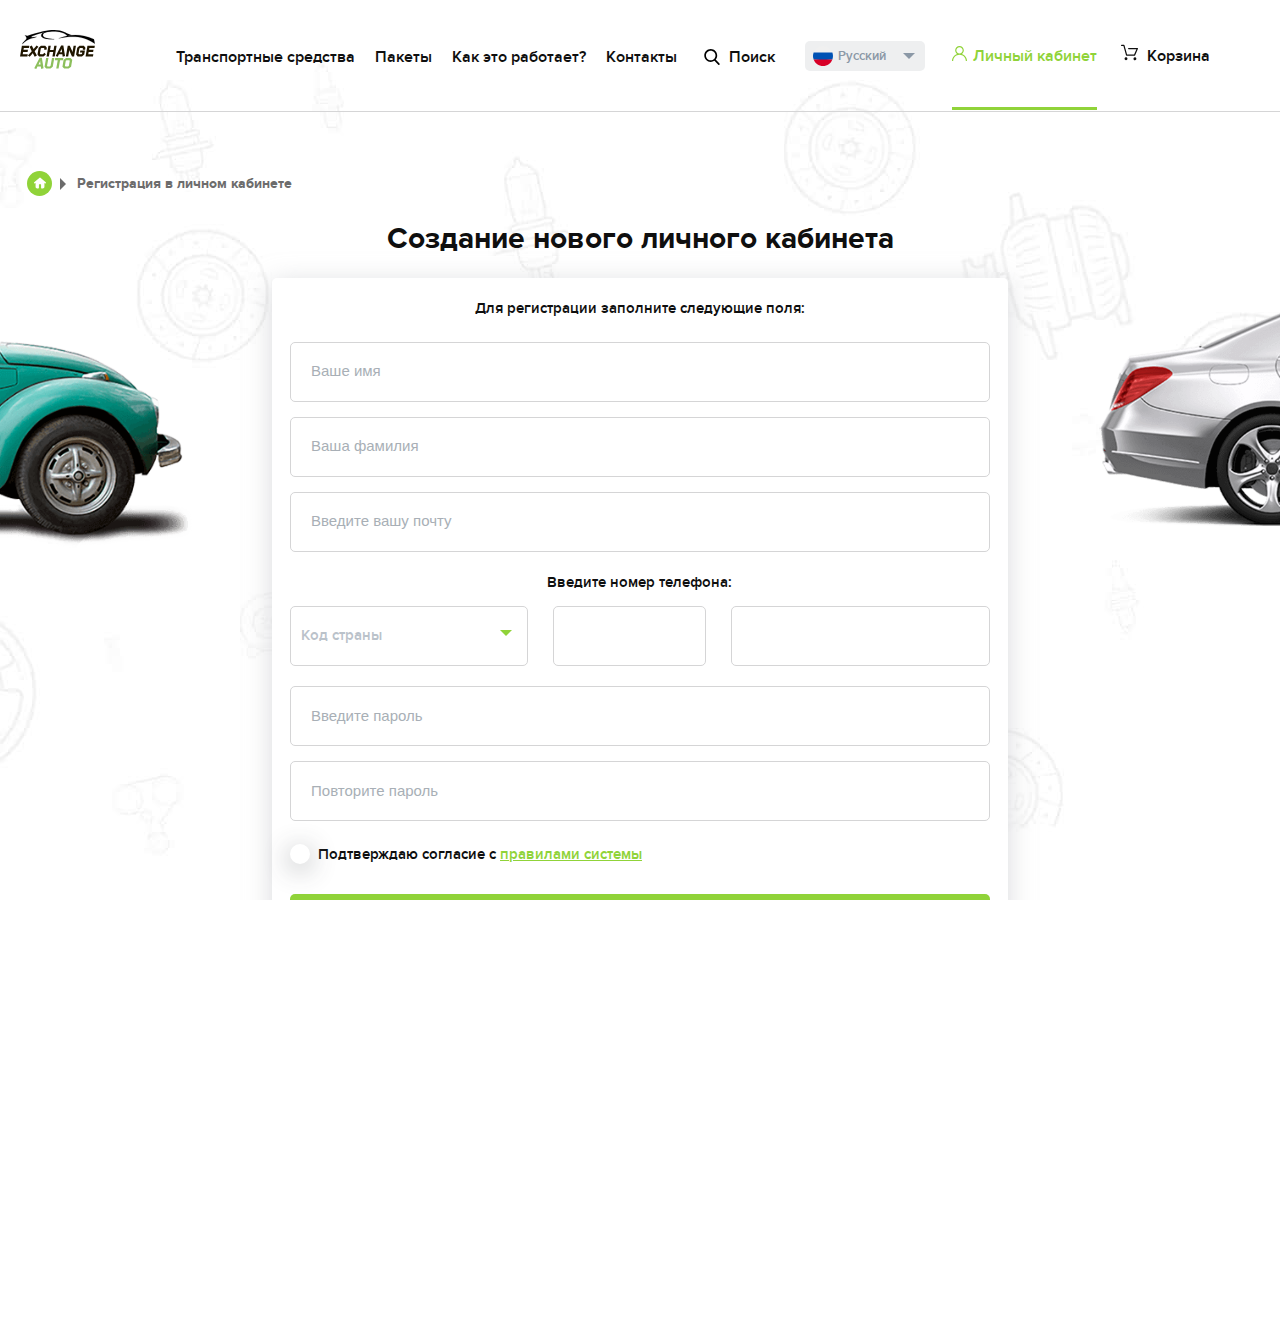
<file: docs/lk-registration.html>
<!DOCTYPE html>
<html lang="ru">
<head>
	<meta charset="UTF-8">
	<title>Changeauto</title>
	<meta name = "discription" content = "">
	<meta name = "keywords" content = "">
	<!-- Adaptive -->
	<meta name = "viewport" content = "width=device-width, initial-scale=1.0"/>
	<meta http-equiv="X-UA-Compatible" content="IE=edge"/>
	<!-- Styles -->
	<link rel="stylesheet" href="css/main.css">
	<!-- Fonts -->
	<link rel="stylesheet" href="font/ProximaNova/stylesheet.css">
	<!-- Owl Caroucel -->
	<link rel="stylesheet" href="libs/Owl_carousel/owl.carousel.css">
	<link rel="stylesheet" href="libs/Owl_carousel/owl.theme.default.css">
	<!-- Slick Slider -->
	<link rel="stylesheet" href="libs/slick/slick.css">
	<link rel="stylesheet" href="libs/slick/slick-theme.css">
	<!-- Ui-slider-control -->	
	<link rel="stylesheet" href="libs/Ui_slider/jquery-ui.css">
	<!-- Nice Select -->
	<link rel="stylesheet" href="libs/NiceSelect/css/nice-select.css">
</head>
<body>
	<div class="wrapper">
		<div class="main-page">
			<div class="navigation">
				<div class="navigation_content container">
					<div class="logo-block">
						<a href="index.html" class = "logo-link">
							<svg 
								class = "logo-block_svg" viewBox="0 0 295.44 153.37"><defs>
								<style>.cls-1{fill:none;stroke:#000;stroke-width:0.52px;}
								.cls-2{fill:#201600;}.cls-3{fill:#8cbf5c;}
								</style></defs><path d="M25.17,24.69C155.72-19.24,160.81,6.78,203.1,20.49L187,23.32c-37.7-38.79-148.9-1.72-143.45,6.92Z"/><path class="cls-1" d="M25.17,24.69C155.72-19.24,160.81,6.78,203.1,20.49L187,23.32c-37.7-38.79-148.9-1.72-143.45,6.92Z"/><path d="M113.56,6s-30.94.3-30.13,16.57,51.82,13.67,51.82,13.67S91,35.39,90.18,21.08,127.37,3.39,127.37,3.39Z"/><path class="cls-1" d="M113.56,6s-30.94.3-30.13,16.57,51.82,13.67,51.82,13.67S91,35.39,90.18,21.08,127.37,3.39,127.37,3.39Z"/><path d="M295.06,54.6,291.33,36c-58.78-25.69-100.43-17.29-139.06-2.9C201,22.82,249.06,21.76,295.06,54.6Z"/><path class="cls-1" d="M295.06,54.6,291.33,36c-58.78-25.69-100.43-17.29-139.06-2.9C201,22.82,249.06,21.76,295.06,54.6Z"/><path d="M18.86,21C37.22,37.44,13.48,41.59,8.78,55.66c28.09-26.79,38-19.17,57-28.75C37.13,32.65,34.41,23,18.86,21Z"/><path class="cls-1" d="M18.86,21C37.22,37.44,13.48,41.59,8.78,55.66c28.09-26.79,38-19.17,57-28.75C37.13,32.65,34.41,23,18.86,21Z"/><path class="cls-2" d="M7.4,62.16H36.58L35,70.74H15L13.79,78H31.31l-1.54,8.59H12.25l-1.6,9h20l-1.48,8.58H0Z"/><path class="cls-2" d="M52.85,73.52l.3,2.25h.23l1.13-2.25,11-12.84,6.86,5.39L57.59,83.29l9,16.87-8.7,5.5-6.8-12.72-.3-2.25h-.24l-1.12,2.25L38.11,105.66l-6.8-5.5,15-16.87L37.58,66.07l8.76-5.39Z"/><path class="cls-2" d="M96.71,89.92l5.15,6.27-9.36,8H75l-6.27-7.57,4.74-26.87,8.93-7.58H99.49l6.21,7.58-1.36,7.81H95.17l.77-4.44-2-2.37H84.81L82,73.11,78.48,93.23l2,2.37H90Z"/><path class="cls-2" d="M135.12,62.16h9.17l-7.4,42h-9.17l3-17H116.77l-3,17h-9.18l7.4-42h9.18l-2.9,16.45h13.91Z"/><path class="cls-2" d="M170.74,61l6.69,41.49-9.17,2.9L166.72,96H153.4l-4.56,9.41-8.11-2.9L162,61Zm-6.51,17.16V73.76H164l-1.54,4.38-5,9.83h8.4Z"/><path class="cls-2" d="M189.86,104.18h-9.18l7.4-42h8.23l9.88,22.08.83,3.9h.24l.06-4,3.9-22h9.18l-7.4,42h-8.23l-9.94-22.07L194,78.2h-.24l-.06,4Z"/><path class="cls-2" d="M244.48,93.23l.83-4.79h-9.05l1.3-7.4h18.23l-2.72,15.63-8.82,7.51H227.08l-6.27-7.57,4.73-26.87,8.94-7.58h17.11l6.21,7.58-1.36,7.81h-9.17l.77-4.44-2-2.37h-9.17l-2.78,2.37-3.56,20.12,2,2.37h9.17C242.71,94.77,243.48,94.12,244.48,93.23Z"/><path class="cls-2" d="M265.67,62.16h29.18l-1.54,8.58h-20L272.06,78h17.52L288,86.55H270.52l-1.6,9h20l-1.48,8.58H258.27Z"/><path class="cls-3" d="M86.07,109l6.69,41.49-9.18,2.9L82,144H68.73l-4.56,9.41-8.11-2.9L77.31,109Zm-6.51,17.16v-4.38h-.24l-1.54,4.38-5,9.83h8.41Z"/><path class="cls-3" d="M96.72,144.67l6.1-34.51H112l-5.5,31.07,2,2.37h9.17l2.79-2.37,5.5-31.07h9.17L129,144.67l-8.88,7.51H103Z"/><path class="cls-3" d="M151.94,152.18h-9.18l5.86-33.44H137.08l1.54-8.58h32.26l-1.54,8.58H157.8Z"/><path class="cls-3" d="M199.05,110.16l6.87,7.46-4.74,27.11-9.53,7.45H174.07l-6.92-7.45,4.73-27.11,9.59-7.46Zm-5.21,8.58H183.6l-3.14,2.49-3.55,19.88,2.31,2.49h10.24l3.14-2.49,3.55-19.88Z"/>
							</svg>
						</a>
					</div>
					<div class="link-block">
						<ul class = "link-block_list">
							<li class = link-block_item><a class = "link-block_item-link" href="transport.html">Транспортные средства</a></li>
							<li class = link-block_item><a class = "link-block_item-link" href="package.html">Пакеты</a></li>
							<li class = link-block_item><a class = "link-block_item-link" href="how-to.html">Как это работает?</a></li>
							<li class = link-block_item><a class = "link-block_item-link" href="contact.html">Контакты</a></li>
						</ul>
					</div>
					<div class="contact-block">
						<div class="contact-search-block">
							<a class = "link-block_item-link link-search" href="search.html">
								<svg 
									class = "search-svg" enable-background="new 0 0 56.966 56.966" 
									viewBox="0 0 56.966 56.966"><path d="m55.146 51.887-13.558-14.101c3.486-4.144 5.396-9.358 5.396-14.786 0-12.682-10.318-23-23-23s-23 10.318-23 23 10.318 23 23 23c4.761 0 9.298-1.436 13.177-4.162l13.661 14.208c.571.593 1.339.92 2.162.92.779 0 1.518-.297 2.079-.837 1.192-1.147 1.23-3.049.083-4.242zm-31.162-45.887c9.374 0 17 7.626 17 17s-7.626 17-17 17-17-7.626-17-17 7.626-17 17-17z"/>
								</svg>
								<p class="text-none">Поиск</p>
							</a>
						</div>
						<div class="dropdown-wrap">
							<div class="dropdown" data-dropdown = "open">
								<div class="dropdown-head">
									<p class = "dropdown-text">
										<svg 
											class = "russian-svg" version="1.1" x="0px" y="0px"
											viewBox="0 0 512 512" style="enable-background:new 0 0 512 512;" xml:space="preserve">
											<circle style="fill:#F0F0F0;" cx="256" cy="256" r="256"/>
											<path style="fill:#0052B4;" d="M496.077,345.043C506.368,317.31,512,287.314,512,256s-5.632-61.31-15.923-89.043H15.923
											C5.633,194.69,0,224.686,0,256s5.633,61.31,15.923,89.043L256,367.304L496.077,345.043z"/>
											<path style="fill:#D80027;" d="M256,512c110.071,0,203.906-69.472,240.077-166.957H15.923C52.094,442.528,145.929,512,256,512z"/>
										</svg>
										Русский
									</p>
								</div>
								<div class="dropdown-body">
									<div class="dropdown-item-english">
										<p class = "dropdown-text">
											<svg 
												class = "english-svg" version="1.1" x="0px" y="0px"
												viewBox="0 0 512 512" style="enable-background:new 0 0 512 512;" xml:space="preserve">
												<circle style="fill:#F0F0F0;" cx="256" cy="256" r="256"/>
												<path style="fill:#D80027;" d="M244.87,256H512c0-23.106-3.08-45.49-8.819-66.783H244.87V256z"/>
												<path style="fill:#D80027;" d="M244.87,122.435h229.556c-15.671-25.572-35.708-48.175-59.07-66.783H244.87V122.435z"/>
												<path style="fill:#D80027;" d="M256,512c60.249,0,115.626-20.824,159.356-55.652H96.644C140.374,491.176,195.751,512,256,512z"/>
												<path style="fill:#D80027;" d="M37.574,389.565h436.852c12.581-20.529,22.338-42.969,28.755-66.783H8.819
												C15.236,346.596,24.993,369.036,37.574,389.565z"/>
												<path style="fill:#0052B4;" d="M118.584,39.978h23.329l-21.7,15.765l8.289,25.509l-21.699-15.765L85.104,81.252l7.16-22.037
												C73.158,75.13,56.412,93.776,42.612,114.552h7.475l-13.813,10.035c-2.152,3.59-4.216,7.237-6.194,10.938l6.596,20.301l-12.306-8.941
												c-3.059,6.481-5.857,13.108-8.372,19.873l7.267,22.368h26.822l-21.7,15.765l8.289,25.509l-21.699-15.765l-12.998,9.444
												C0.678,234.537,0,245.189,0,256h256c0-141.384,0-158.052,0-256C205.428,0,158.285,14.67,118.584,39.978z M128.502,230.4
												l-21.699-15.765L85.104,230.4l8.289-25.509l-21.7-15.765h26.822l8.288-25.509l8.288,25.509h26.822l-21.7,15.765L128.502,230.4z
												 M120.213,130.317l8.289,25.509l-21.699-15.765l-21.699,15.765l8.289-25.509l-21.7-15.765h26.822l8.288-25.509l8.288,25.509h26.822
												L120.213,130.317z M220.328,230.4l-21.699-15.765L176.93,230.4l8.289-25.509l-21.7-15.765h26.822l8.288-25.509l8.288,25.509h26.822
												l-21.7,15.765L220.328,230.4z M212.039,130.317l8.289,25.509l-21.699-15.765l-21.699,15.765l8.289-25.509l-21.7-15.765h26.822
												l8.288-25.509l8.288,25.509h26.822L212.039,130.317z M212.039,55.743l8.289,25.509l-21.699-15.765L176.93,81.252l8.289-25.509
												l-21.7-15.765h26.822l8.288-25.509l8.288,25.509h26.822L212.039,55.743z"/>
											</svg>
											English
										</p>
									</div>
									<div class="dropdown-item-deutch">
										<p class = "dropdown-text">
											<svg 
												class = "germany-svg" version="1.1" x="0px" y="0px"
												viewBox="0 0 512 512" style="enable-background:new 0 0 512 512;" xml:space="preserve">
												<path style="fill:#FFDA44;" d="M15.923,345.043C52.094,442.527,145.929,512,256,512s203.906-69.473,240.077-166.957L256,322.783
												L15.923,345.043z"/>
												<path d="M256,0C145.929,0,52.094,69.472,15.923,166.957L256,189.217l240.077-22.261C459.906,69.472,366.071,0,256,0z"/>
												<path style="fill:#D80027;" d="M15.923,166.957C5.633,194.69,0,224.686,0,256s5.633,61.31,15.923,89.043h480.155
												C506.368,317.31,512,287.314,512,256s-5.632-61.31-15.923-89.043H15.923z"/>
											</svg>
											Deutsch
										</p>
									</div>
								</div>
							</div>
						</div>
						<div class="user-block">
							<a href="lk-user-auth.html" class="user-link user-link--active">
								<svg 
									class = "user-svg user-svg--active" version="1.1" x="0px" y="0px"
	 								viewBox="0 0 512 512" style="enable-background:new 0 0 512 512;" xml:space="preserve">
									<path d="M437.02,330.98c-27.883-27.882-61.071-48.523-97.281-61.018C378.521,243.251,404,198.548,404,148
									C404,66.393,337.607,0,256,0S108,66.393,108,148c0,50.548,25.479,95.251,64.262,121.962
									c-36.21,12.495-69.398,33.136-97.281,61.018C26.629,379.333,0,443.62,0,512h40c0-119.103,96.897-216,216-216s216,96.897,216,216
									h40C512,443.62,485.371,379.333,437.02,330.98z M256,256c-59.551,0-108-48.448-108-108S196.449,40,256,40
									c59.551,0,108,48.448,108,108S315.551,256,256,256z"/>
								</svg>
								<p class="text-none">Личный кабинет</p>
							</a>
						</div>
						<div class="backet-block">
							<!-- <div class="bascket-count">15</div> -->
							<a href="bascket.html" class="bascket-link">
								<svg 
									class = "bascket-svg" version="1.1" x="0px" y="0px"
									viewBox="0 0 459.529 459.529" style="enable-background:new 0 0 459.529 459.529;" xml:space="preserve">
									<path d="M17,55.231h48.733l69.417,251.033c1.983,7.367,8.783,12.467,16.433,12.467h213.35c6.8,0,12.75-3.967,15.583-10.2
									l77.633-178.5c2.267-5.383,1.7-11.333-1.417-16.15c-3.117-4.817-8.5-7.65-14.167-7.65H206.833c-9.35,0-17,7.65-17,17
									s7.65,17,17,17H416.5l-62.9,144.5H164.333L94.917,33.698c-1.983-7.367-8.783-12.467-16.433-12.467H17c-9.35,0-17,7.65-17,17
									S7.65,55.231,17,55.231z"/>
									<path d="M135.433,438.298c21.25,0,38.533-17.283,38.533-38.533s-17.283-38.533-38.533-38.533S96.9,378.514,96.9,399.764
									S114.183,438.298,135.433,438.298z"/>
									<path d="M376.267,438.298c0.85,0,1.983,0,2.833,0c10.2-0.85,19.55-5.383,26.35-13.317c6.8-7.65,9.917-17.567,9.35-28.05
									c-1.417-20.967-19.833-37.117-41.083-35.7c-21.25,1.417-37.117,20.117-35.7,41.083
									C339.433,422.431,356.15,438.298,376.267,438.298z"/>
								</svg>
								<p class="text-none">Корзина</p>
							</a>
						</div>
						<div class="burger-menu-button">
							<svg 
								class = "burger-svg" version="1.1" x="0px" y="0px"
								viewBox="0 0 50 50" style="enable-background:new 0 0 50 50;" xml:space="preserve">
								<rect y="2" width="50" height="4"/>
								<rect y="16" width="50" height="4"/>
								<rect y="30" width="50" height="4"/>
								<rect y="44" width="50" height="4"/>
							</svg>
						</div>
					</div>
				</div>
			</div>
			<img class = "car-bg-left registration" src="img/vw.png" alt="car-left">
			<img class = "car-bg-rigth registration" src="img/mersedes.png" alt="car-rigth">
			<!-- INNER-PAGE-WRAP -->
			<div class="wrap-inner-page container">
				<div class="inner-home-link-wrap">
					<a class = "inner-home-link" href="index.html">
						<div class="inner-home-icon">
							<svg 
								class = "home-icon-svg" version="1.1" x="0px" y="0px" width="25" height="25" viewBox="0 0 72.231 72.232" style="enable-background:new 0 0 72.231 72.232;" xml:space="preserve">
								<path d="M70.854,32.011L38.771,4.543c-0.1-0.085-0.209-0.149-0.314-0.223c-0.084-0.06-0.163-0.126-0.251-0.179
								c-0.123-0.072-0.252-0.127-0.381-0.187c-0.098-0.045-0.191-0.099-0.292-0.136c-0.123-0.045-0.25-0.07-0.376-0.104
								c-0.258-0.067-0.519-0.11-0.784-0.127c-0.086-0.005-0.171-0.021-0.257-0.021c-0.124,0-0.247,0.021-0.37,0.032
								c-0.119,0.011-0.239,0.013-0.357,0.034c-0.115,0.021-0.226,0.06-0.339,0.09c-0.124,0.033-0.249,0.061-0.37,0.105
								c-0.105,0.04-0.205,0.096-0.309,0.145c-0.121,0.058-0.244,0.111-0.36,0.181c-0.098,0.059-0.188,0.132-0.28,0.198
								c-0.089,0.064-0.184,0.118-0.268,0.19L1.377,32.011c-1.677,1.437-1.846,3.934-0.379,5.575c1.463,1.64,4.012,1.812,5.686,0.375
								l2.768-2.369v23.174c0,5.461,4.532,9.898,10.105,9.898h6.021c2.227,0,4.031-1.769,4.031-3.949V46.078
								c0-1.105,0.918-2.002,2.042-2.002h8.925c1.128,0,2.045,0.896,2.045,2.002v18.18c0,0.271,0.027,0.533,0.083,0.805l0.1,0.459
								c0.391,1.835,2.036,3.145,3.947,3.145h5.923c5.574,0,10.109-4.438,10.109-9.898V35.593l2.764,2.367
								c0.765,0.653,1.707,0.979,2.651,0.979c1.121,0,2.237-0.459,3.035-1.354C72.7,35.945,72.531,33.448,70.854,32.011z"/>
							</svg>
						</div>
					</a>
					<a href="#!" class="link-name-section">Регистрация в личном кабинете</a>
				</div>
				<div class="registration-block-content">
					<h2 class="registration-block-title">Создание нового личного кабинета</h2>
					<div class="registration-form-block">
						<form class="registration-form-block-form">
							<p class="registration-form-text">Для регистрации заполните следующие поля:</p>
							<input class = "registration-form-block-input" type="text" placeholder="Ваше имя" required="required">
							<input class = "registration-form-block-input" type="text" placeholder="Ваша фамилия" required="required">
							<input class = "registration-form-block-input" type="email" placeholder="Введите вашу почту" required="required">
							<p class="registration-form-text phone-number">Введите номер телефона:</p>
							<div class="wrap-phone-number-input">
								<select class = "wrap-phone-number phone-number-select">
									<option value="">Код страны</option>
									<option value="">00000</option>
									<option value="">00000</option>
								</select>
								<input class = "phone-number-input-short" type="text">
								<input class = "phone-number-input-long" type="text">
							</div>
							<input class = "registration-form-block-input" type="password" placeholder="Введите пароль">
							<input class = "registration-form-block-input" type="password" placeholder="Повторите пароль">
							<div class="wrap-radio-rules-system">

								<div class="lk-registration-checkbox-wrap">
									<input class = "lk-checkbox" type="checkbox" id = "checkbox-lk">
									<label class = "lk-label" for = "checkbox-lk">Подтверждаю согласие с
									<a href="#" class = "rules-system-link">правилами системы</a>
									</label>
								</div>
							</div>
							<!-- !!!! После сборки удалить, рабочяя кнопка ниже -->
							<a href="lk-user.html" class="registration-block-bottom-button">создание личного кабинета</a>
							<!-- <button class = "registration-block-bottom-button" type = "submit">создание личного кабинета</button> -->
							<p class="registration-form-bottom-text">На ваш адрес будет отправлено письмо для его подтверждения. В случае отсутствия письма – проверьте папку Спам (нежелательная почта) или свяжитесь с нами.</p>
						</form>
					</div>
				</div>
			</div>
		</div>
		<!-- FOOTER -->
		<footer class="footer">
			<div class="footer-navigation">
				<div class="footer-navigation_content container">
					<div class="footer-logo-block">
						<a href="index.html" class = "logo-link">
							<svg 
								class = "logo-block_svg" viewBox="0 0 295.44 153.37"><defs>
								<style>.cls-1{fill:none;stroke:#000;stroke-width:0.52px;}
								.cls-2{fill:#201600;}.cls-3{fill:#8cbf5c;}
								</style></defs><path d="M25.17,24.69C155.72-19.24,160.81,6.78,203.1,20.49L187,23.32c-37.7-38.79-148.9-1.72-143.45,6.92Z"/><path class="cls-1" d="M25.17,24.69C155.72-19.24,160.81,6.78,203.1,20.49L187,23.32c-37.7-38.79-148.9-1.72-143.45,6.92Z"/><path d="M113.56,6s-30.94.3-30.13,16.57,51.82,13.67,51.82,13.67S91,35.39,90.18,21.08,127.37,3.39,127.37,3.39Z"/><path class="cls-1" d="M113.56,6s-30.94.3-30.13,16.57,51.82,13.67,51.82,13.67S91,35.39,90.18,21.08,127.37,3.39,127.37,3.39Z"/><path d="M295.06,54.6,291.33,36c-58.78-25.69-100.43-17.29-139.06-2.9C201,22.82,249.06,21.76,295.06,54.6Z"/><path class="cls-1" d="M295.06,54.6,291.33,36c-58.78-25.69-100.43-17.29-139.06-2.9C201,22.82,249.06,21.76,295.06,54.6Z"/><path d="M18.86,21C37.22,37.44,13.48,41.59,8.78,55.66c28.09-26.79,38-19.17,57-28.75C37.13,32.65,34.41,23,18.86,21Z"/><path class="cls-1" d="M18.86,21C37.22,37.44,13.48,41.59,8.78,55.66c28.09-26.79,38-19.17,57-28.75C37.13,32.65,34.41,23,18.86,21Z"/><path class="cls-2" d="M7.4,62.16H36.58L35,70.74H15L13.79,78H31.31l-1.54,8.59H12.25l-1.6,9h20l-1.48,8.58H0Z"/><path class="cls-2" d="M52.85,73.52l.3,2.25h.23l1.13-2.25,11-12.84,6.86,5.39L57.59,83.29l9,16.87-8.7,5.5-6.8-12.72-.3-2.25h-.24l-1.12,2.25L38.11,105.66l-6.8-5.5,15-16.87L37.58,66.07l8.76-5.39Z"/><path class="cls-2" d="M96.71,89.92l5.15,6.27-9.36,8H75l-6.27-7.57,4.74-26.87,8.93-7.58H99.49l6.21,7.58-1.36,7.81H95.17l.77-4.44-2-2.37H84.81L82,73.11,78.48,93.23l2,2.37H90Z"/><path class="cls-2" d="M135.12,62.16h9.17l-7.4,42h-9.17l3-17H116.77l-3,17h-9.18l7.4-42h9.18l-2.9,16.45h13.91Z"/><path class="cls-2" d="M170.74,61l6.69,41.49-9.17,2.9L166.72,96H153.4l-4.56,9.41-8.11-2.9L162,61Zm-6.51,17.16V73.76H164l-1.54,4.38-5,9.83h8.4Z"/><path class="cls-2" d="M189.86,104.18h-9.18l7.4-42h8.23l9.88,22.08.83,3.9h.24l.06-4,3.9-22h9.18l-7.4,42h-8.23l-9.94-22.07L194,78.2h-.24l-.06,4Z"/><path class="cls-2" d="M244.48,93.23l.83-4.79h-9.05l1.3-7.4h18.23l-2.72,15.63-8.82,7.51H227.08l-6.27-7.57,4.73-26.87,8.94-7.58h17.11l6.21,7.58-1.36,7.81h-9.17l.77-4.44-2-2.37h-9.17l-2.78,2.37-3.56,20.12,2,2.37h9.17C242.71,94.77,243.48,94.12,244.48,93.23Z"/><path class="cls-2" d="M265.67,62.16h29.18l-1.54,8.58h-20L272.06,78h17.52L288,86.55H270.52l-1.6,9h20l-1.48,8.58H258.27Z"/><path class="cls-3" d="M86.07,109l6.69,41.49-9.18,2.9L82,144H68.73l-4.56,9.41-8.11-2.9L77.31,109Zm-6.51,17.16v-4.38h-.24l-1.54,4.38-5,9.83h8.41Z"/><path class="cls-3" d="M96.72,144.67l6.1-34.51H112l-5.5,31.07,2,2.37h9.17l2.79-2.37,5.5-31.07h9.17L129,144.67l-8.88,7.51H103Z"/><path class="cls-3" d="M151.94,152.18h-9.18l5.86-33.44H137.08l1.54-8.58h32.26l-1.54,8.58H157.8Z"/><path class="cls-3" d="M199.05,110.16l6.87,7.46-4.74,27.11-9.53,7.45H174.07l-6.92-7.45,4.73-27.11,9.59-7.46Zm-5.21,8.58H183.6l-3.14,2.49-3.55,19.88,2.31,2.49h10.24l3.14-2.49,3.55-19.88Z"/>
							</svg>
						</a>
					</div>
					<div class="footer-link-block">
						<ul class = "footer-link-block_list">
							<li class = footer-link-block_item><a class = "footer-link-block_item-link" href="transport.html">Транспортные средства</a></li>
							<li class = footer-link-block_item><a class = "footer-link-block_item-link" href="package.html">Пакеты</a></li>
							<li class = footer-link-block_item><a class = "footer-link-block_item-link" href="how-to.html">Как это работает?</a></li>
							<li class = footer-link-block_item><a class = "footer-link-block_item-link" href="contact.html">Контакты</a></li>
						</ul>
						<div class="footer-dropdown-wrap">
							<div class="footer-dropdown" data-dropdown = "open">
								<div class="dropdown-head">
									<p class = "dropdown-text">
										<svg 
											class = "russian-svg" version="1.1" x="0px" y="0px"
											viewBox="0 0 512 512" style="enable-background:new 0 0 512 512;" xml:space="preserve">
											<circle style="fill:#F0F0F0;" cx="256" cy="256" r="256"/>
											<path style="fill:#0052B4;" d="M496.077,345.043C506.368,317.31,512,287.314,512,256s-5.632-61.31-15.923-89.043H15.923
											C5.633,194.69,0,224.686,0,256s5.633,61.31,15.923,89.043L256,367.304L496.077,345.043z"/>
											<path style="fill:#D80027;" d="M256,512c110.071,0,203.906-69.472,240.077-166.957H15.923C52.094,442.528,145.929,512,256,512z"/>
										</svg>
										Русский
									</p>
								</div>
								<div class="dropdown-body">
									<div class="dropdown-item-english">
										<p class = "dropdown-text">
											<svg 
												class = "english-svg" version="1.1" x="0px" y="0px"
												viewBox="0 0 512 512" style="enable-background:new 0 0 512 512;" xml:space="preserve">
												<circle style="fill:#F0F0F0;" cx="256" cy="256" r="256"/>
												<path style="fill:#D80027;" d="M244.87,256H512c0-23.106-3.08-45.49-8.819-66.783H244.87V256z"/>
												<path style="fill:#D80027;" d="M244.87,122.435h229.556c-15.671-25.572-35.708-48.175-59.07-66.783H244.87V122.435z"/>
												<path style="fill:#D80027;" d="M256,512c60.249,0,115.626-20.824,159.356-55.652H96.644C140.374,491.176,195.751,512,256,512z"/>
												<path style="fill:#D80027;" d="M37.574,389.565h436.852c12.581-20.529,22.338-42.969,28.755-66.783H8.819
												C15.236,346.596,24.993,369.036,37.574,389.565z"/>
												<path style="fill:#0052B4;" d="M118.584,39.978h23.329l-21.7,15.765l8.289,25.509l-21.699-15.765L85.104,81.252l7.16-22.037
												C73.158,75.13,56.412,93.776,42.612,114.552h7.475l-13.813,10.035c-2.152,3.59-4.216,7.237-6.194,10.938l6.596,20.301l-12.306-8.941
												c-3.059,6.481-5.857,13.108-8.372,19.873l7.267,22.368h26.822l-21.7,15.765l8.289,25.509l-21.699-15.765l-12.998,9.444
												C0.678,234.537,0,245.189,0,256h256c0-141.384,0-158.052,0-256C205.428,0,158.285,14.67,118.584,39.978z M128.502,230.4
												l-21.699-15.765L85.104,230.4l8.289-25.509l-21.7-15.765h26.822l8.288-25.509l8.288,25.509h26.822l-21.7,15.765L128.502,230.4z
												 M120.213,130.317l8.289,25.509l-21.699-15.765l-21.699,15.765l8.289-25.509l-21.7-15.765h26.822l8.288-25.509l8.288,25.509h26.822
												L120.213,130.317z M220.328,230.4l-21.699-15.765L176.93,230.4l8.289-25.509l-21.7-15.765h26.822l8.288-25.509l8.288,25.509h26.822
												l-21.7,15.765L220.328,230.4z M212.039,130.317l8.289,25.509l-21.699-15.765l-21.699,15.765l8.289-25.509l-21.7-15.765h26.822
												l8.288-25.509l8.288,25.509h26.822L212.039,130.317z M212.039,55.743l8.289,25.509l-21.699-15.765L176.93,81.252l8.289-25.509
												l-21.7-15.765h26.822l8.288-25.509l8.288,25.509h26.822L212.039,55.743z"/>
											</svg>
											English
										</p>
									</div>
									<div class="dropdown-item-deutch">
										<p class = "dropdown-text">
											<svg 
												class = "germany-svg" version="1.1" x="0px" y="0px"
												viewBox="0 0 512 512" style="enable-background:new 0 0 512 512;" xml:space="preserve">
												<path style="fill:#FFDA44;" d="M15.923,345.043C52.094,442.527,145.929,512,256,512s203.906-69.473,240.077-166.957L256,322.783
												L15.923,345.043z"/>
												<path d="M256,0C145.929,0,52.094,69.472,15.923,166.957L256,189.217l240.077-22.261C459.906,69.472,366.071,0,256,0z"/>
												<path style="fill:#D80027;" d="M15.923,166.957C5.633,194.69,0,224.686,0,256s5.633,61.31,15.923,89.043h480.155
												C506.368,317.31,512,287.314,512,256s-5.632-61.31-15.923-89.043H15.923z"/>
											</svg>
											Deutsch
										</p>
									</div>
								</div>
							</div>
						</div>
					</div>
					<div class="footer-contact-block">
						<div class="footer-user-block">
							<a href="lk-user-auth.html" class="footer-user-link footer-user-link--active">
								<svg 
									class = "user-svg user-svg--active" version="1.1" x="0px" y="0px"
	 								viewBox="0 0 512 512" style="enable-background:new 0 0 512 512;" xml:space="preserve">
									<path d="M437.02,330.98c-27.883-27.882-61.071-48.523-97.281-61.018C378.521,243.251,404,198.548,404,148
									C404,66.393,337.607,0,256,0S108,66.393,108,148c0,50.548,25.479,95.251,64.262,121.962
									c-36.21,12.495-69.398,33.136-97.281,61.018C26.629,379.333,0,443.62,0,512h40c0-119.103,96.897-216,216-216s216,96.897,216,216
									h40C512,443.62,485.371,379.333,437.02,330.98z M256,256c-59.551,0-108-48.448-108-108S196.449,40,256,40
									c59.551,0,108,48.448,108,108S315.551,256,256,256z"/>
								</svg>
								Личный кабинет
							</a>
						</div>
						<div class="footer-backet-block">
							<div class="bascket-count">15</div>
							<a href="bascket.html" class="footer-bascket-link">
								<svg 
									class = "bascket-svg" version="1.1" x="0px" y="0px"
									viewBox="0 0 459.529 459.529" style="enable-background:new 0 0 459.529 459.529;" xml:space="preserve">
									<path d="M17,55.231h48.733l69.417,251.033c1.983,7.367,8.783,12.467,16.433,12.467h213.35c6.8,0,12.75-3.967,15.583-10.2
									l77.633-178.5c2.267-5.383,1.7-11.333-1.417-16.15c-3.117-4.817-8.5-7.65-14.167-7.65H206.833c-9.35,0-17,7.65-17,17
									s7.65,17,17,17H416.5l-62.9,144.5H164.333L94.917,33.698c-1.983-7.367-8.783-12.467-16.433-12.467H17c-9.35,0-17,7.65-17,17
									S7.65,55.231,17,55.231z"/>
									<path d="M135.433,438.298c21.25,0,38.533-17.283,38.533-38.533s-17.283-38.533-38.533-38.533S96.9,378.514,96.9,399.764
									S114.183,438.298,135.433,438.298z"/>
									<path d="M376.267,438.298c0.85,0,1.983,0,2.833,0c10.2-0.85,19.55-5.383,26.35-13.317c6.8-7.65,9.917-17.567,9.35-28.05
									c-1.417-20.967-19.833-37.117-41.083-35.7c-21.25,1.417-37.117,20.117-35.7,41.083
									C339.433,422.431,356.15,438.298,376.267,438.298z"/>
								</svg>
								Корзина
							</a>
						</div>
						<div class="footer-search-block">
							<a class = "footer-link-search" href="search.html">
								<svg 
									class = "search-svg" enable-background="new 0 0 56.966 56.966" 
									viewBox="0 0 56.966 56.966"><path d="m55.146 51.887-13.558-14.101c3.486-4.144 5.396-9.358 5.396-14.786 0-12.682-10.318-23-23-23s-23 10.318-23 23 10.318 23 23 23c4.761 0 9.298-1.436 13.177-4.162l13.661 14.208c.571.593 1.339.92 2.162.92.779 0 1.518-.297 2.079-.837 1.192-1.147 1.23-3.049.083-4.242zm-31.162-45.887c9.374 0 17 7.626 17 17s-7.626 17-17 17-17-7.626-17-17 7.626-17 17-17z"/>
								</svg>
								<p class="text-none">Поиск</p>
							</a>
						</div>
					</div>
				</div>
			</div>
			<div class="footer-bottom-block container">
				<p class="footer-copy">Все права защищены © 2019</p>
				<a href="#!" class="footer-user-license">Пользовательское соглашение</a>
				<div class="footer-payment-card">
					<a href="#!" class="visa-card">
						<svg 
							class = "visa-svg" version="1.1" x="0px" y="0px"
							viewBox="0 0 512 512" style="enable-background:new 0 0 512 512;" xml:space="preserve">
							<path style="fill:#FFFFFF;" d="M512,402.281c0,16.716-13.55,30.267-30.265,30.267H30.265C13.55,432.549,0,418.997,0,402.281V109.717
							c0-16.716,13.55-30.266,30.265-30.266h451.47c16.716,0,30.265,13.551,30.265,30.266V402.281L512,402.281z"/>
							<path style="fill:#F79F1A;" d="M113.64,258.035l-12.022-57.671c-2.055-7.953-8.035-10.319-15.507-10.632H30.993l-0.491,2.635
							C73.431,202.774,101.836,227.88,113.64,258.035z"/>
							<polygon style="fill:#059BBF;" points="241.354,190.892 205.741,190.892 183.499,321.419 219.053,321.419 	"/>
							<path style="fill:#059BBF;" d="M135.345,321.288l56.01-130.307h-37.691l-34.843,89.028l-3.719-13.442
								c-6.83-16.171-26.35-39.446-49.266-54.098l31.85,108.863L135.345,321.288z"/>
							<path style="fill:#059BBF;" d="M342.931,278.75c0.132-14.819-9.383-26.122-29.887-35.458c-12.461-6.03-20.056-10.051-19.965-16.17
							c0-5.406,6.432-11.213,20.368-11.213c11.661-0.179,20.057,2.367,26.624,5.003l3.218,1.475l4.826-28.277
							c-7.059-2.637-18.094-5.451-31.895-5.451c-35.157,0-59.904,17.691-60.128,43.064c-0.224,18.763,17.692,29.216,31.181,35.469
							c13.847,6.374,18.493,10.453,18.404,16.171c-0.089,8.743-11.035,12.73-21.264,12.73c-14.25,0-21.8-1.965-33.509-6.843l-4.55-2.09
							l-4.998,29.249c8.303,3.629,23.668,6.801,39.618,6.933C318.361,323.342,342.663,305.876,342.931,278.75z"/>
							<path style="fill:#059BBF;" d="M385.233,301.855c4.065,0,40.382,0.045,45.566,0.045c1.072,4.545,4.333,19.565,4.333,19.565h33.011
							L439.33,191.027h-27.472c-8.533,0-14.874,2.323-18.628,10.809l-52.845,119.629h37.392
							C377.774,321.465,383.848,305.386,385.233,301.855z M409.622,238.645c-0.176,0.357,2.95-7.549,4.737-12.463l2.411,11.256
							c0,0,6.792,31.182,8.22,37.704h-29.528C398.411,267.638,409.622,238.645,409.622,238.645z"/>
							<path style="fill:#059BBF;" d="M481.735,79.451H30.265C13.55,79.451,0,93.001,0,109.717v31.412h512v-31.412
							C512,93.001,498.451,79.451,481.735,79.451z"/>
							<path style="fill:#F79F1A;" d="M481.735,432.549H30.265C13.55,432.549,0,418.998,0,402.283v-31.412h512v31.412
							C512,418.998,498.451,432.549,481.735,432.549z"/>
							<path style="opacity:0.15;fill:#202121;enable-background:new    ;" d="M21.517,402.281V109.717
							c0-16.716,13.551-30.266,30.267-30.266h-21.52C13.55,79.451,0,93.001,0,109.717v292.565c0,16.716,13.55,30.267,30.265,30.267h21.52
							C35.069,432.549,21.517,418.997,21.517,402.281z"/>
						</svg>
					</a>
					<a href="#!" class="master-card">
						<svg 
							class = "mastercard-svg" version="1.1" x="0px" y="0px"
							viewBox="0 0 504 504" style="enable-background:new 0 0 504 504;" xml:space="preserve">
							<path style="fill:#FFB600;" d="M504,252c0,83.2-67.2,151.2-151.2,151.2c-83.2,0-151.2-68-151.2-151.2l0,0
							c0-83.2,67.2-151.2,150.4-151.2C436.8,100.8,504,168.8,504,252L504,252z"/>
							<path style="fill:#F7981D;" d="M352.8,100.8c83.2,0,151.2,68,151.2,151.2l0,0c0,83.2-67.2,151.2-151.2,151.2
							c-83.2,0-151.2-68-151.2-151.2"/>
							<path style="fill:#FF8500;" d="M352.8,100.8c83.2,0,151.2,68,151.2,151.2l0,0c0,83.2-67.2,151.2-151.2,151.2"/>
							<path style="fill:#FF5050;" d="M149.6,100.8C67.2,101.6,0,168.8,0,252s67.2,151.2,151.2,151.2c39.2,0,74.4-15.2,101.6-39.2l0,0l0,0
							c5.6-4.8,10.4-10.4,15.2-16h-31.2c-4-4.8-8-10.4-11.2-15.2h53.6c3.2-4.8,6.4-10.4,8.8-16h-71.2c-2.4-4.8-4.8-10.4-6.4-16h83.2
							c4.8-15.2,8-31.2,8-48c0-11.2-1.6-21.6-3.2-32h-92.8c0.8-5.6,2.4-10.4,4-16h83.2c-1.6-5.6-4-11.2-6.4-16H216
							c2.4-5.6,5.6-10.4,8.8-16h53.6c-3.2-5.6-7.2-11.2-12-16h-29.6c4.8-5.6,9.6-10.4,15.2-15.2c-26.4-24.8-62.4-39.2-101.6-39.2
							C150.4,100.8,150.4,100.8,149.6,100.8z"/>
							<path style="fill:#E52836;" d="M0,252c0,83.2,67.2,151.2,151.2,151.2c39.2,0,74.4-15.2,101.6-39.2l0,0l0,0
							c5.6-4.8,10.4-10.4,15.2-16h-31.2c-4-4.8-8-10.4-11.2-15.2h53.6c3.2-4.8,6.4-10.4,8.8-16h-71.2c-2.4-4.8-4.8-10.4-6.4-16h83.2
							c4.8-15.2,8-31.2,8-48c0-11.2-1.6-21.6-3.2-32h-92.8c0.8-5.6,2.4-10.4,4-16h83.2c-1.6-5.6-4-11.2-6.4-16H216
							c2.4-5.6,5.6-10.4,8.8-16h53.6c-3.2-5.6-7.2-11.2-12-16h-29.6c4.8-5.6,9.6-10.4,15.2-15.2c-26.4-24.8-62.4-39.2-101.6-39.2h-0.8"/>
							<path style="fill:#CB2026;" d="M151.2,403.2c39.2,0,74.4-15.2,101.6-39.2l0,0l0,0c5.6-4.8,10.4-10.4,15.2-16h-31.2
							c-4-4.8-8-10.4-11.2-15.2h53.6c3.2-4.8,6.4-10.4,8.8-16h-71.2c-2.4-4.8-4.8-10.4-6.4-16h83.2c4.8-15.2,8-31.2,8-48
							c0-11.2-1.6-21.6-3.2-32h-92.8c0.8-5.6,2.4-10.4,4-16h83.2c-1.6-5.6-4-11.2-6.4-16H216c2.4-5.6,5.6-10.4,8.8-16h53.6
							c-3.2-5.6-7.2-11.2-12-16h-29.6c4.8-5.6,9.6-10.4,15.2-15.2c-26.4-24.8-62.4-39.2-101.6-39.2h-0.8"/>
							<path style="fill:#FFFFFF;" d="M204.8,290.4l2.4-13.6c-0.8,0-2.4,0.8-4,0.8c-5.6,0-6.4-3.2-5.6-4.8l4.8-28h8.8l2.4-15.2h-8l1.6-9.6
							h-16c0,0-9.6,52.8-9.6,59.2c0,9.6,5.6,13.6,12.8,13.6C199.2,292.8,203.2,291.2,204.8,290.4z"/>
							<path style="fill:#FFFFFF;" d="M210.4,264.8c0,22.4,15.2,28,28,28c12,0,16.8-2.4,16.8-2.4l3.2-15.2c0,0-8.8,4-16.8,4
							c-17.6,0-14.4-12.8-14.4-12.8H260c0,0,2.4-10.4,2.4-14.4c0-10.4-5.6-23.2-23.2-23.2C222.4,227.2,210.4,244.8,210.4,264.8z
							M238.4,241.6c8.8,0,7.2,10.4,7.2,11.2H228C228,252,229.6,241.6,238.4,241.6z"/>
							<path style="fill:#FFFFFF;" d="M340,290.4l3.2-17.6c0,0-8,4-13.6,4c-11.2,0-16-8.8-16-18.4c0-19.2,9.6-29.6,20.8-29.6
							c8,0,14.4,4.8,14.4,4.8l2.4-16.8c0,0-9.6-4-18.4-4c-18.4,0-36.8,16-36.8,46.4c0,20,9.6,33.6,28.8,33.6
							C331.2,292.8,340,290.4,340,290.4z"/>
							<path style="fill:#FFFFFF;" d="M116.8,227.2c-11.2,0-19.2,3.2-19.2,3.2L95.2,244c0,0,7.2-3.2,17.6-3.2c5.6,0,10.4,0.8,10.4,5.6
							c0,3.2-0.8,4-0.8,4s-4.8,0-7.2,0c-13.6,0-28.8,5.6-28.8,24c0,14.4,9.6,17.6,15.2,17.6c11.2,0,16-7.2,16.8-7.2l-0.8,6.4H132l6.4-44
							C138.4,228,122.4,227.2,116.8,227.2z M120,263.2c0,2.4-1.6,15.2-11.2,15.2c-4.8,0-6.4-4-6.4-6.4c0-4,2.4-9.6,14.4-9.6
							C119.2,263.2,120,263.2,120,263.2z"/>
							<path style="fill:#FFFFFF;" d="M153.6,292c4,0,24,0.8,24-20.8c0-20-19.2-16-19.2-24c0-4,3.2-5.6,8.8-5.6c2.4,0,11.2,0.8,11.2,0.8
							l2.4-14.4c0,0-5.6-1.6-15.2-1.6c-12,0-24,4.8-24,20.8c0,18.4,20,16.8,20,24c0,4.8-5.6,5.6-9.6,5.6c-7.2,0-14.4-2.4-14.4-2.4
							l-2.4,14.4C136,290.4,140,292,153.6,292z"/>
							<path style="fill:#FFFFFF;" d="M472.8,214.4l-3.2,21.6c0,0-6.4-8-15.2-8c-14.4,0-27.2,17.6-27.2,38.4c0,12.8,6.4,26.4,20,26.4
							c9.6,0,15.2-6.4,15.2-6.4l-0.8,5.6h16l12-76.8L472.8,214.4z M465.6,256.8c0,8.8-4,20-12.8,20c-5.6,0-8.8-4.8-8.8-12.8
							c0-12.8,5.6-20.8,12.8-20.8C462.4,243.2,465.6,247.2,465.6,256.8z"/>
							<path style="fill:#FFFFFF;" d="M29.6,291.2l9.6-57.6l1.6,57.6H52l20.8-57.6L64,291.2h16.8l12.8-76.8H67.2l-16,47.2l-0.8-47.2H27.2
							l-12.8,76.8H29.6z"/>
							<path style="fill:#FFFFFF;" d="M277.6,291.2c4.8-26.4,5.6-48,16.8-44c1.6-10.4,4-14.4,5.6-18.4c0,0-0.8,0-3.2,0
							c-7.2,0-12.8,9.6-12.8,9.6l1.6-8.8h-15.2L260,292h17.6V291.2z"/>
							<path style="fill:#FFFFFF;" d="M376.8,227.2c-11.2,0-19.2,3.2-19.2,3.2l-2.4,13.6c0,0,7.2-3.2,17.6-3.2c5.6,0,10.4,0.8,10.4,5.6
							c0,3.2-0.8,4-0.8,4s-4.8,0-7.2,0c-13.6,0-28.8,5.6-28.8,24c0,14.4,9.6,17.6,15.2,17.6c11.2,0,16-7.2,16.8-7.2l-0.8,6.4H392l6.4-44
							C399.2,228,382.4,227.2,376.8,227.2z M380.8,263.2c0,2.4-1.6,15.2-11.2,15.2c-4.8,0-6.4-4-6.4-6.4c0-4,2.4-9.6,14.4-9.6
							C380,263.2,380,263.2,380.8,263.2z"/>
							<path style="fill:#FFFFFF;" d="M412,291.2c4.8-26.4,5.6-48,16.8-44c1.6-10.4,4-14.4,5.6-18.4c0,0-0.8,0-3.2,0
							c-7.2,0-12.8,9.6-12.8,9.6l1.6-8.8h-15.2L394.4,292H412V291.2z"/>
							<path style="fill:#DCE5E5;" d="M180,279.2c0,9.6,5.6,13.6,12.8,13.6c5.6,0,10.4-1.6,12-2.4l2.4-13.6c-0.8,0-2.4,0.8-4,0.8
							c-5.6,0-6.4-3.2-5.6-4.8l4.8-28h8.8l2.4-15.2h-8l1.6-9.6"/>
							<path style="fill:#DCE5E5;" d="M218.4,264.8c0,22.4,7.2,28,20,28c12,0,16.8-2.4,16.8-2.4l3.2-15.2c0,0-8.8,4-16.8,4
							c-17.6,0-14.4-12.8-14.4-12.8H260c0,0,2.4-10.4,2.4-14.4c0-10.4-5.6-23.2-23.2-23.2C222.4,227.2,218.4,244.8,218.4,264.8z
							M238.4,241.6c8.8,0,10.4,10.4,10.4,11.2H228C228,252,229.6,241.6,238.4,241.6z"/>
							<path style="fill:#DCE5E5;" d="M340,290.4l3.2-17.6c0,0-8,4-13.6,4c-11.2,0-16-8.8-16-18.4c0-19.2,9.6-29.6,20.8-29.6
							c8,0,14.4,4.8,14.4,4.8l2.4-16.8c0,0-9.6-4-18.4-4c-18.4,0-28.8,16-28.8,46.4c0,20,1.6,33.6,20.8,33.6
							C331.2,292.8,340,290.4,340,290.4z"/>
							<path style="fill:#DCE5E5;" d="M95.2,244.8c0,0,7.2-3.2,17.6-3.2c5.6,0,10.4,0.8,10.4,5.6c0,3.2-0.8,4-0.8,4s-4.8,0-7.2,0
							c-13.6,0-28.8,5.6-28.8,24c0,14.4,9.6,17.6,15.2,17.6c11.2,0,16-7.2,16.8-7.2l-0.8,6.4H132l6.4-44c0-18.4-16-19.2-22.4-19.2
							M128,263.2c0,2.4-9.6,15.2-19.2,15.2c-4.8,0-6.4-4-6.4-6.4c0-4,2.4-9.6,14.4-9.6C119.2,263.2,128,263.2,128,263.2z"/>
							<path style="fill:#DCE5E5;" d="M136,290.4c0,0,4.8,1.6,18.4,1.6c4,0,24,0.8,24-20.8c0-20-19.2-16-19.2-24c0-4,3.2-5.6,8.8-5.6
							c2.4,0,11.2,0.8,11.2,0.8l2.4-14.4c0,0-5.6-1.6-15.2-1.6c-12,0-16,4.8-16,20.8c0,18.4,12,16.8,12,24c0,4.8-5.6,5.6-9.6,5.6"/>
							<path style="fill:#DCE5E5;" d="M469.6,236c0,0-6.4-8-15.2-8c-14.4,0-19.2,17.6-19.2,38.4c0,12.8-1.6,26.4,12,26.4
							c9.6,0,15.2-6.4,15.2-6.4l-0.8,5.6h16l12-76.8 M468.8,256.8c0,8.8-7.2,20-16,20c-5.6,0-8.8-4.8-8.8-12.8c0-12.8,5.6-20.8,12.8-20.8
							C462.4,243.2,468.8,247.2,468.8,256.8z"/>
							<path style="fill:#DCE5E5;" d="M29.6,291.2l9.6-57.6l1.6,57.6H52l20.8-57.6L64,291.2h16.8l12.8-76.8h-20l-22.4,47.2l-0.8-47.2h-8.8
							l-27.2,76.8H29.6z"/>
							<path style="fill:#DCE5E5;" d="M260.8,291.2h16.8c4.8-26.4,5.6-48,16.8-44c1.6-10.4,4-14.4,5.6-18.4c0,0-0.8,0-3.2,0
							c-7.2,0-12.8,9.6-12.8,9.6l1.6-8.8"/>
							<path style="fill:#DCE5E5;" d="M355.2,244.8c0,0,7.2-3.2,17.6-3.2c5.6,0,10.4,0.8,10.4,5.6c0,3.2-0.8,4-0.8,4s-4.8,0-7.2,0
							c-13.6,0-28.8,5.6-28.8,24c0,14.4,9.6,17.6,15.2,17.6c11.2,0,16-7.2,16.8-7.2l-0.8,6.4H392l6.4-44c0-18.4-16-19.2-22.4-19.2
							M388,263.2c0,2.4-9.6,15.2-19.2,15.2c-4.8,0-6.4-4-6.4-6.4c0-4,2.4-9.6,14.4-9.6C380,263.2,388,263.2,388,263.2z"/>
							<path style="fill:#DCE5E5;" d="M395.2,291.2H412c4.8-26.4,5.6-48,16.8-44c1.6-10.4,4-14.4,5.6-18.4c0,0-0.8,0-3.2,0
							c-7.2,0-12.8,9.6-12.8,9.6l1.6-8.8"/>
						</svg>
					</a>
					<a href="#!" class="maestro-card">
						<svg 
							class = "maestro-svg" version="1.1" x="0px" y="0px" viewBox="0 0 512 512" style="enable-background:new 0 0 512 512;" xml:space="preserve">
							<path style="fill:#E7E8E3;" d="M512,402.282c0,16.716-13.55,30.267-30.265,30.267H30.265C13.55,432.549,0,418.996,0,402.282V109.717
							c0-16.716,13.55-30.266,30.265-30.266h451.469c16.716,0,30.265,13.551,30.265,30.266L512,402.282L512,402.282z"/>
							<path style="opacity:0.15;fill:#202121;enable-background:new    ;" d="M21.517,402.282V109.717
							c0-16.716,13.552-30.266,30.267-30.266h-21.52C13.55,79.451,0,93.003,0,109.717v292.565c0,16.716,13.55,30.267,30.265,30.267h21.52
							C35.07,432.549,21.517,418.996,21.517,402.282z"/>
							<path style="fill:#EA001B;" d="M224.719,219.191c0-26.482,12.198-50.109,31.281-65.581c-14.504-11.759-32.981-18.813-53.107-18.813
							c-46.609,0-84.393,37.783-84.393,84.394c0,46.608,37.784,84.39,84.393,84.39c20.126,0,38.603-7.049,53.107-18.807
							C236.917,269.296,224.719,245.67,224.719,219.191z"/>
							<path style="fill:#0099DF;" d="M309.109,134.796c-20.126,0-38.605,7.053-53.109,18.813c19.084,15.471,31.282,39.099,31.282,65.581
							c0,26.479-12.198,50.106-31.282,65.582c14.504,11.758,32.983,18.807,53.109,18.807c46.609,0,84.391-37.782,84.391-84.39
							S355.718,134.796,309.109,134.796z"/>
							<path style="fill:#6C6BBD;" d="M287.282,219.191c0-26.482-12.198-50.109-31.282-65.581c-19.083,15.471-31.281,39.099-31.281,65.581
							c0,26.479,12.198,50.106,31.281,65.582C275.084,269.296,287.282,245.67,287.282,219.191z"/>
							<path style="fill:#34495E;" d="M126.107,340.626c-6.334,0-12.405,3.362-16.385,9.039c-4.124-5.757-10.052-9.039-16.376-9.039
							c-3.793,0-7.983,1.742-11.587,4.803l-1.717-3.176c-0.096-0.179-0.285-0.292-0.489-0.292H69.1c-0.306,0-0.557,0.249-0.557,0.557
							v48.004c0,0.307,0.25,0.557,0.557,0.557h12.93c0.308,0,0.557-0.249,0.557-0.557v-27.551c1.439-5.486,4.933-8.759,9.358-8.759
							c5.49,0,9.787,5.48,9.787,12.475v23.835c0,0.307,0.25,0.557,0.557,0.557h12.07c0.308,0,0.557-0.249,0.557-0.557v-24.596
							c0.203-5.633,3.961-11.714,9.682-11.714c5.49,0,9.787,5.479,9.787,12.475v23.835c0,0.307,0.25,0.557,0.557,0.557h12.07
							c0.308,0,0.557-0.249,0.557-0.557v-23.835C147.567,352.317,137.942,340.626,126.107,340.626z"/>
							<path style="fill:#34495E;" d="M206.383,341.963h-10.344c-0.256,0-0.483,0.177-0.541,0.429l-0.869,3.684
							c-4.407-3.593-9.917-5.56-15.617-5.56c-13.913,0-25.233,11.641-25.233,25.951c0,14.309,11.32,25.951,25.233,25.951
							c5.604,0,11.024-1.903,15.393-5.38v3.487c0,0.307,0.25,0.557,0.557,0.557h11.422c0.308,0,0.557-0.249,0.557-0.557v-48.004
							C206.939,342.212,206.691,341.963,206.383,341.963z M180.737,378.941c-3.086,0-5.93-1.251-8.204-3.598
							c-2.204-2.494-3.417-5.646-3.417-8.877c0-3.29,1.243-6.521,3.4-8.858c2.292-2.366,5.134-3.617,8.222-3.617
							c3.079,0,5.957,1.281,8.113,3.617c2.192,2.265,3.398,5.41,3.398,8.858c0,3.391-1.179,6.458-3.407,8.868
							C186.693,377.66,183.815,378.941,180.737,378.941z"/>
							<path style="fill:#34495E;" d="M239.14,340.292c-13.913,0-25.235,11.691-25.235,26.062c0,14.372,11.322,26.063,25.235,26.063
							c7.433,0,14.385-3.322,19.074-9.117c0.098-0.12,0.141-0.276,0.119-0.43s-0.107-0.29-0.235-0.378l-10.129-7.017
							c-0.224-0.155-0.526-0.125-0.718,0.071c-2.089,2.158-4.847,3.395-7.574,3.395c-3.011,0-5.734-1.283-7.88-3.712
							c-0.933-1.048-1.69-2.283-2.3-3.752h33.887c0.265,0,0.491-0.185,0.545-0.443c0.306-1.47,0.441-2.914,0.441-4.679
							C264.371,351.983,253.053,340.292,239.14,340.292z M229.252,361.899c0.639-1.732,1.513-3.289,2.537-4.523
							c2.18-2.36,4.909-3.607,7.889-3.607c2.928,0,5.761,1.311,7.776,3.602c1.136,1.267,2.019,2.82,2.576,4.529L229.252,361.899
							L229.252,361.899z"/>
							<path style="fill:#34495E;" d="M294.387,361.485c-1.058-0.372-2.105-0.697-3.098-1.006c-4.35-1.351-6.796-2.227-6.448-4.525
							c0.285-2.251,1.69-3.44,4.06-3.44c2.815,0,6.685,1.712,10.896,4.821c0.126,0.091,0.283,0.127,0.437,0.099
							c0.152-0.03,0.287-0.121,0.367-0.255l6.25-10.134c0.161-0.26,0.08-0.602-0.178-0.765c-6.261-3.907-10.676-5.766-18.83-5.766
							c-9.716,0-17.044,6.511-17.044,15.146c0,9.769,6.8,12.723,15.689,15.566c3.868,1.249,6.402,2.291,6.402,5.261
							c0,2.245-1.683,3.585-4.504,3.585c-2.919,0-7.722-1.646-11.648-6.284c-0.102-0.12-0.25-0.191-0.408-0.197
							c-0.146,0.01-0.308,0.059-0.42,0.171l-8.619,9.022c-0.207,0.216-0.205,0.557,0.002,0.771c5.526,5.712,13.513,8.858,22.491,8.858
							c9.424,0,17.69-7.287,17.69-15.594C307.474,369.612,302.695,364.019,294.387,361.485z"/>
							<path style="fill:#34495E;" d="M347.433,341.963h-10.22v-17.264c0-0.307-0.248-0.557-0.557-0.557h-13.685
							c-0.306,0-0.557,0.249-0.557,0.557v17.264h-9.144c-0.306,0-0.557,0.249-0.557,0.557v13.032c0,0.307,0.25,0.557,0.557,0.557h9.144
							v34.416c0,0.307,0.25,0.557,0.557,0.557h13.685c0.308,0,0.557-0.249,0.557-0.557v-34.416h10.22c0.308,0,0.557-0.249,0.557-0.557
							V342.52C347.99,342.212,347.741,341.963,347.433,341.963z"/>
							<path style="fill:#34495E;" d="M392.017,342.106c-2.495-0.896-5.28-1.368-8.056-1.368c-6.607,0-12.205,2.214-15.544,6.108
							l-1.606-4.514c-0.078-0.222-0.287-0.37-0.524-0.37h-10.453c-0.306,0-0.557,0.249-0.557,0.557v48.004
							c0,0.307,0.25,0.557,0.557,0.557h13.47c0.308,0,0.557-0.249,0.557-0.557l-0.009-26.409c1.031-5.65,5.816-9.75,11.379-9.75
							c1.713,0,3.426,0.382,5.089,1.135c0.135,0.063,0.289,0.065,0.431,0.012c0.139-0.055,0.253-0.163,0.311-0.301l5.28-12.363
							c0.059-0.141,0.059-0.301-0.002-0.441C392.279,342.268,392.161,342.158,392.017,342.106z"/>
							<path style="fill:#34495E;" d="M420.167,340.516c-14.447,0-26.204,11.641-26.204,25.951c0,14.309,11.757,25.951,26.204,25.951
							c14.755,0,26.311-11.399,26.311-25.951C446.478,352.157,434.676,340.516,420.167,340.516z M420.274,379.052
							c-3.065,0-5.976-1.311-8.004-3.617c-2.329-2.406-3.508-5.424-3.508-8.969c0-3.475,1.243-6.617,3.535-8.885
							c1.978-2.352,4.887-3.701,7.978-3.701c3.165,0,5.928,1.252,8.213,3.72c2.128,2.304,3.3,5.414,3.3,8.755
							c0,3.453-1.174,6.684-3.291,9.08C426.172,377.835,423.406,379.052,420.274,379.052z"/>
						</svg>
					</a>
				</div>
			</div>
		</footer>
	</div>
	<!-- Scipts -->
	<script src = "libs/jquery/jquery-3.3.1.min.js"></script>
	<script src = "libs/Owl_carousel/owl.carousel.js"></script>
	<script src = "libs/slick/slick.js"></script>
	<script src = "libs/Ui_slider/jquery-ui.min.js"></script>
	<script src = "libs/Ui_slider/jquery.ui.touch-punch.min.js"></script>
	<script src = "libs/NiceSelect/js/jquery.nice-select.js"></script>
	<script src = "js/script.js"></script>
</body>
</html>
</file>
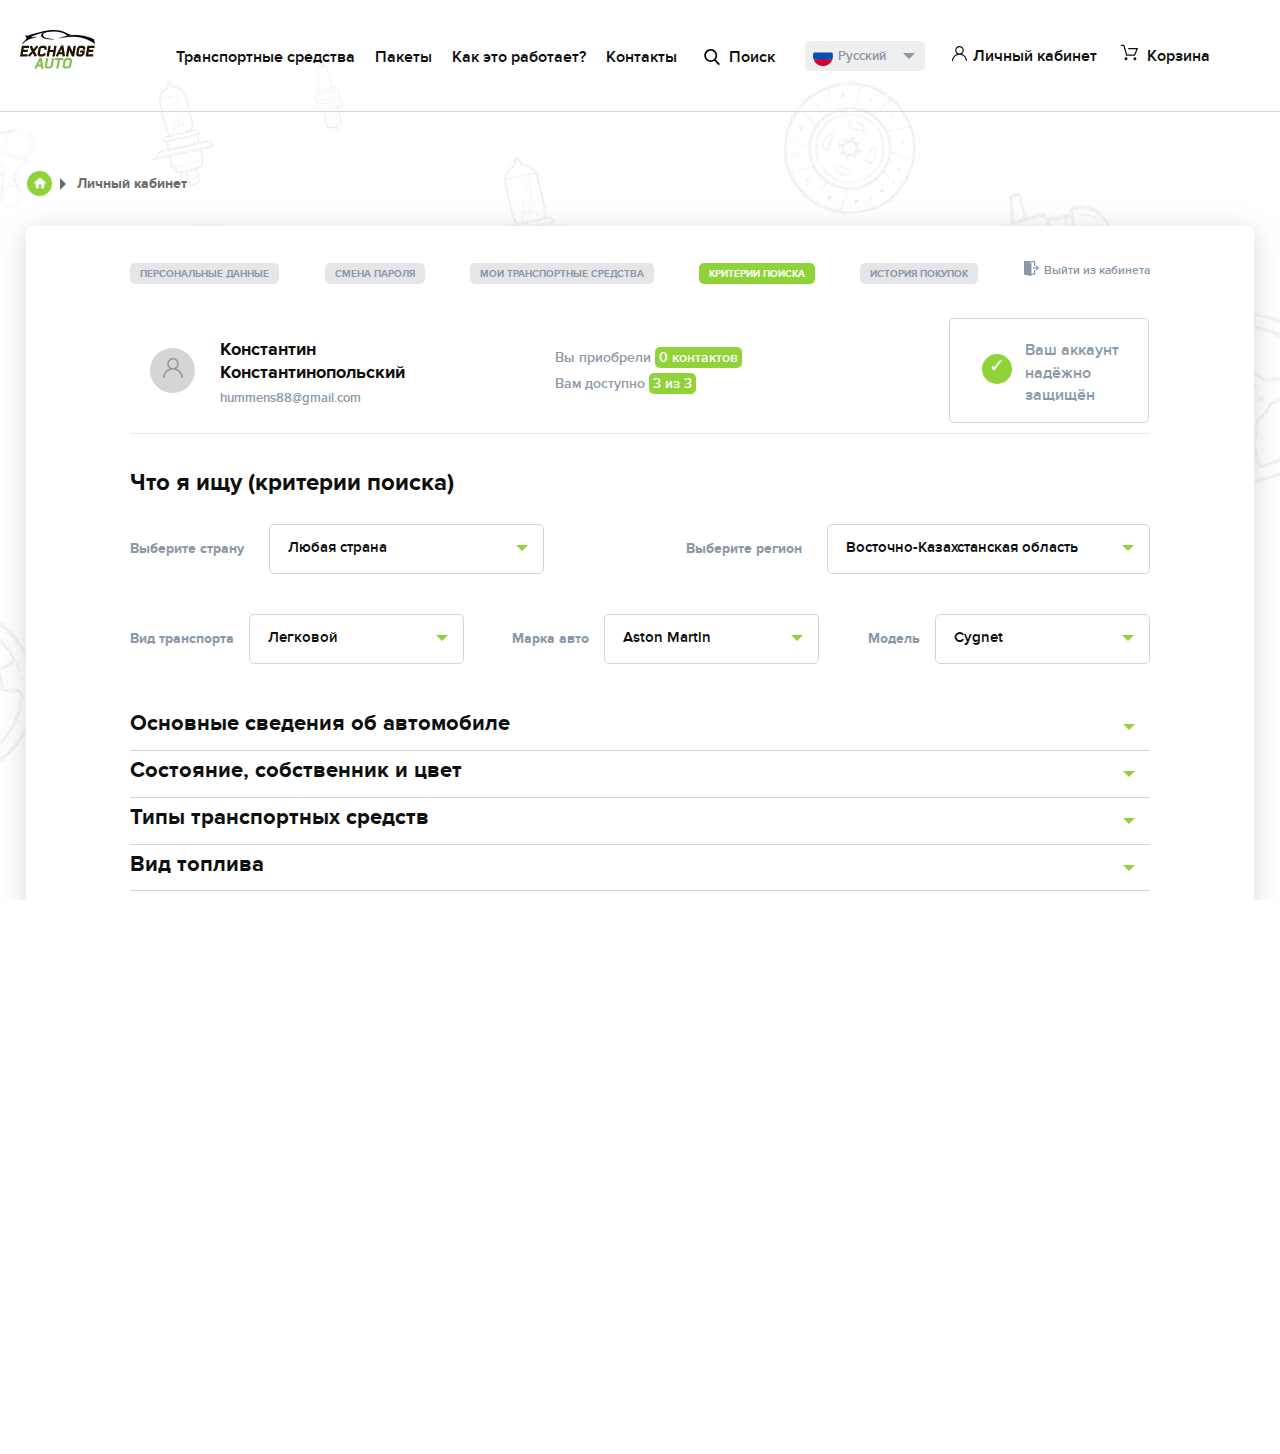
<file: docs/lk-search.html>
<!DOCTYPE html>
<html lang="ru">
<head>
	<meta charset="UTF-8">
	<title>Changeauto</title>
	<meta name = "discription" content = "">
	<meta name = "keywords" content = "">
	<!-- Adaptive -->
	<meta name = "viewport" content = "width=device-width, initial-scale=1.0"/>
	<meta http-equiv="X-UA-Compatible" content="IE=edge"/>
	<!-- Styles -->
	<link rel="stylesheet" href="css/main.css">
	<!-- Fonts -->
	<link rel="stylesheet" href="font/ProximaNova/stylesheet.css">
	<!-- Owl Caroucel -->
	<link rel="stylesheet" href="libs/Owl_carousel/owl.carousel.css">
	<link rel="stylesheet" href="libs/Owl_carousel/owl.theme.default.css">
	<!-- Slick Slider -->
	<link rel="stylesheet" href="libs/slick/slick.css">
	<link rel="stylesheet" href="libs/slick/slick-theme.css">
	<!-- Ui-slider-control -->	
	<link rel="stylesheet" href="libs/Ui_slider/jquery-ui.css">
	<!-- Nice Select -->
	<link rel="stylesheet" href="libs/NiceSelect/css/nice-select.css">
</head>
<body>
	<div class="wrapper">
		<div class="main-page">
			<div class="navigation">
				<div class="navigation_content container">
					<div class="logo-block">
						<a href="index.html" class = "logo-link">
							<svg 
								class = "logo-block_svg" viewBox="0 0 295.44 153.37"><defs>
								<style>.cls-1{fill:none;stroke:#000;stroke-width:0.52px;}
								.cls-2{fill:#201600;}.cls-3{fill:#8cbf5c;}
								</style></defs><path d="M25.17,24.69C155.72-19.24,160.81,6.78,203.1,20.49L187,23.32c-37.7-38.79-148.9-1.72-143.45,6.92Z"/><path class="cls-1" d="M25.17,24.69C155.72-19.24,160.81,6.78,203.1,20.49L187,23.32c-37.7-38.79-148.9-1.72-143.45,6.92Z"/><path d="M113.56,6s-30.94.3-30.13,16.57,51.82,13.67,51.82,13.67S91,35.39,90.18,21.08,127.37,3.39,127.37,3.39Z"/><path class="cls-1" d="M113.56,6s-30.94.3-30.13,16.57,51.82,13.67,51.82,13.67S91,35.39,90.18,21.08,127.37,3.39,127.37,3.39Z"/><path d="M295.06,54.6,291.33,36c-58.78-25.69-100.43-17.29-139.06-2.9C201,22.82,249.06,21.76,295.06,54.6Z"/><path class="cls-1" d="M295.06,54.6,291.33,36c-58.78-25.69-100.43-17.29-139.06-2.9C201,22.82,249.06,21.76,295.06,54.6Z"/><path d="M18.86,21C37.22,37.44,13.48,41.59,8.78,55.66c28.09-26.79,38-19.17,57-28.75C37.13,32.65,34.41,23,18.86,21Z"/><path class="cls-1" d="M18.86,21C37.22,37.44,13.48,41.59,8.78,55.66c28.09-26.79,38-19.17,57-28.75C37.13,32.65,34.41,23,18.86,21Z"/><path class="cls-2" d="M7.4,62.16H36.58L35,70.74H15L13.79,78H31.31l-1.54,8.59H12.25l-1.6,9h20l-1.48,8.58H0Z"/><path class="cls-2" d="M52.85,73.52l.3,2.25h.23l1.13-2.25,11-12.84,6.86,5.39L57.59,83.29l9,16.87-8.7,5.5-6.8-12.72-.3-2.25h-.24l-1.12,2.25L38.11,105.66l-6.8-5.5,15-16.87L37.58,66.07l8.76-5.39Z"/><path class="cls-2" d="M96.71,89.92l5.15,6.27-9.36,8H75l-6.27-7.57,4.74-26.87,8.93-7.58H99.49l6.21,7.58-1.36,7.81H95.17l.77-4.44-2-2.37H84.81L82,73.11,78.48,93.23l2,2.37H90Z"/><path class="cls-2" d="M135.12,62.16h9.17l-7.4,42h-9.17l3-17H116.77l-3,17h-9.18l7.4-42h9.18l-2.9,16.45h13.91Z"/><path class="cls-2" d="M170.74,61l6.69,41.49-9.17,2.9L166.72,96H153.4l-4.56,9.41-8.11-2.9L162,61Zm-6.51,17.16V73.76H164l-1.54,4.38-5,9.83h8.4Z"/><path class="cls-2" d="M189.86,104.18h-9.18l7.4-42h8.23l9.88,22.08.83,3.9h.24l.06-4,3.9-22h9.18l-7.4,42h-8.23l-9.94-22.07L194,78.2h-.24l-.06,4Z"/><path class="cls-2" d="M244.48,93.23l.83-4.79h-9.05l1.3-7.4h18.23l-2.72,15.63-8.82,7.51H227.08l-6.27-7.57,4.73-26.87,8.94-7.58h17.11l6.21,7.58-1.36,7.81h-9.17l.77-4.44-2-2.37h-9.17l-2.78,2.37-3.56,20.12,2,2.37h9.17C242.71,94.77,243.48,94.12,244.48,93.23Z"/><path class="cls-2" d="M265.67,62.16h29.18l-1.54,8.58h-20L272.06,78h17.52L288,86.55H270.52l-1.6,9h20l-1.48,8.58H258.27Z"/><path class="cls-3" d="M86.07,109l6.69,41.49-9.18,2.9L82,144H68.73l-4.56,9.41-8.11-2.9L77.31,109Zm-6.51,17.16v-4.38h-.24l-1.54,4.38-5,9.83h8.41Z"/><path class="cls-3" d="M96.72,144.67l6.1-34.51H112l-5.5,31.07,2,2.37h9.17l2.79-2.37,5.5-31.07h9.17L129,144.67l-8.88,7.51H103Z"/><path class="cls-3" d="M151.94,152.18h-9.18l5.86-33.44H137.08l1.54-8.58h32.26l-1.54,8.58H157.8Z"/><path class="cls-3" d="M199.05,110.16l6.87,7.46-4.74,27.11-9.53,7.45H174.07l-6.92-7.45,4.73-27.11,9.59-7.46Zm-5.21,8.58H183.6l-3.14,2.49-3.55,19.88,2.31,2.49h10.24l3.14-2.49,3.55-19.88Z"/>
							</svg>
						</a>
					</div>
					<div class="link-block">
						<ul class = "link-block_list">
							<li class = link-block_item><a class = "link-block_item-link" href="transport.html">Транспортные средства</a></li>
							<li class = link-block_item><a class = "link-block_item-link" href="package.html">Пакеты</a></li>
							<li class = link-block_item><a class = "link-block_item-link" href="how-to.html">Как это работает?</a></li>
							<li class = link-block_item><a class = "link-block_item-link" href="contact.html">Контакты</a></li>
						</ul>
					</div>
					<div class="contact-block">
						<div class="contact-search-block">
							<a class = "link-block_item-link link-search" href="search.html">
								<svg 
									class = "search-svg" enable-background="new 0 0 56.966 56.966" 
									viewBox="0 0 56.966 56.966"><path d="m55.146 51.887-13.558-14.101c3.486-4.144 5.396-9.358 5.396-14.786 0-12.682-10.318-23-23-23s-23 10.318-23 23 10.318 23 23 23c4.761 0 9.298-1.436 13.177-4.162l13.661 14.208c.571.593 1.339.92 2.162.92.779 0 1.518-.297 2.079-.837 1.192-1.147 1.23-3.049.083-4.242zm-31.162-45.887c9.374 0 17 7.626 17 17s-7.626 17-17 17-17-7.626-17-17 7.626-17 17-17z"/>
								</svg>
								<p class="text-none">Поиск</p>
							</a>
						</div>
						<div class="dropdown-wrap">
							<div class="dropdown" data-dropdown = "open">
								<div class="dropdown-head">
									<p class = "dropdown-text">
										<svg 
											class = "russian-svg" version="1.1" x="0px" y="0px"
											viewBox="0 0 512 512" style="enable-background:new 0 0 512 512;" xml:space="preserve">
											<circle style="fill:#F0F0F0;" cx="256" cy="256" r="256"/>
											<path style="fill:#0052B4;" d="M496.077,345.043C506.368,317.31,512,287.314,512,256s-5.632-61.31-15.923-89.043H15.923
											C5.633,194.69,0,224.686,0,256s5.633,61.31,15.923,89.043L256,367.304L496.077,345.043z"/>
											<path style="fill:#D80027;" d="M256,512c110.071,0,203.906-69.472,240.077-166.957H15.923C52.094,442.528,145.929,512,256,512z"/>
										</svg>
										Русский
									</p>
								</div>
								<div class="dropdown-body">
									<div class="dropdown-item-english">
										<p class = "dropdown-text">
											<svg 
												class = "english-svg" version="1.1" x="0px" y="0px"
												viewBox="0 0 512 512" style="enable-background:new 0 0 512 512;" xml:space="preserve">
												<circle style="fill:#F0F0F0;" cx="256" cy="256" r="256"/>
												<path style="fill:#D80027;" d="M244.87,256H512c0-23.106-3.08-45.49-8.819-66.783H244.87V256z"/>
												<path style="fill:#D80027;" d="M244.87,122.435h229.556c-15.671-25.572-35.708-48.175-59.07-66.783H244.87V122.435z"/>
												<path style="fill:#D80027;" d="M256,512c60.249,0,115.626-20.824,159.356-55.652H96.644C140.374,491.176,195.751,512,256,512z"/>
												<path style="fill:#D80027;" d="M37.574,389.565h436.852c12.581-20.529,22.338-42.969,28.755-66.783H8.819
												C15.236,346.596,24.993,369.036,37.574,389.565z"/>
												<path style="fill:#0052B4;" d="M118.584,39.978h23.329l-21.7,15.765l8.289,25.509l-21.699-15.765L85.104,81.252l7.16-22.037
												C73.158,75.13,56.412,93.776,42.612,114.552h7.475l-13.813,10.035c-2.152,3.59-4.216,7.237-6.194,10.938l6.596,20.301l-12.306-8.941
												c-3.059,6.481-5.857,13.108-8.372,19.873l7.267,22.368h26.822l-21.7,15.765l8.289,25.509l-21.699-15.765l-12.998,9.444
												C0.678,234.537,0,245.189,0,256h256c0-141.384,0-158.052,0-256C205.428,0,158.285,14.67,118.584,39.978z M128.502,230.4
												l-21.699-15.765L85.104,230.4l8.289-25.509l-21.7-15.765h26.822l8.288-25.509l8.288,25.509h26.822l-21.7,15.765L128.502,230.4z
												 M120.213,130.317l8.289,25.509l-21.699-15.765l-21.699,15.765l8.289-25.509l-21.7-15.765h26.822l8.288-25.509l8.288,25.509h26.822
												L120.213,130.317z M220.328,230.4l-21.699-15.765L176.93,230.4l8.289-25.509l-21.7-15.765h26.822l8.288-25.509l8.288,25.509h26.822
												l-21.7,15.765L220.328,230.4z M212.039,130.317l8.289,25.509l-21.699-15.765l-21.699,15.765l8.289-25.509l-21.7-15.765h26.822
												l8.288-25.509l8.288,25.509h26.822L212.039,130.317z M212.039,55.743l8.289,25.509l-21.699-15.765L176.93,81.252l8.289-25.509
												l-21.7-15.765h26.822l8.288-25.509l8.288,25.509h26.822L212.039,55.743z"/>
											</svg>
											English
										</p>
									</div>
									<div class="dropdown-item-deutch">
										<p class = "dropdown-text">
											<svg 
												class = "germany-svg" version="1.1" x="0px" y="0px"
												viewBox="0 0 512 512" style="enable-background:new 0 0 512 512;" xml:space="preserve">
												<path style="fill:#FFDA44;" d="M15.923,345.043C52.094,442.527,145.929,512,256,512s203.906-69.473,240.077-166.957L256,322.783
												L15.923,345.043z"/>
												<path d="M256,0C145.929,0,52.094,69.472,15.923,166.957L256,189.217l240.077-22.261C459.906,69.472,366.071,0,256,0z"/>
												<path style="fill:#D80027;" d="M15.923,166.957C5.633,194.69,0,224.686,0,256s5.633,61.31,15.923,89.043h480.155
												C506.368,317.31,512,287.314,512,256s-5.632-61.31-15.923-89.043H15.923z"/>
											</svg>
											Deutsch
										</p>
									</div>
								</div>
							</div>
						</div>
						<div class="user-block">
							<a href="lk-user-auth.html" class="user-link">
								<svg 
									class = "user-svg" version="1.1" x="0px" y="0px"
	 								viewBox="0 0 512 512" style="enable-background:new 0 0 512 512;" xml:space="preserve">
									<path d="M437.02,330.98c-27.883-27.882-61.071-48.523-97.281-61.018C378.521,243.251,404,198.548,404,148
									C404,66.393,337.607,0,256,0S108,66.393,108,148c0,50.548,25.479,95.251,64.262,121.962
									c-36.21,12.495-69.398,33.136-97.281,61.018C26.629,379.333,0,443.62,0,512h40c0-119.103,96.897-216,216-216s216,96.897,216,216
									h40C512,443.62,485.371,379.333,437.02,330.98z M256,256c-59.551,0-108-48.448-108-108S196.449,40,256,40
									c59.551,0,108,48.448,108,108S315.551,256,256,256z"/>
								</svg>
								<p class="text-none">Личный кабинет</p>
							</a>
						</div>
						<div class="backet-block">
							<!-- <div class="bascket-count">15</div> -->
							<a href="bascket.html" class="bascket-link">
								<svg 
									class = "bascket-svg" version="1.1" x="0px" y="0px"
									viewBox="0 0 459.529 459.529" style="enable-background:new 0 0 459.529 459.529;" xml:space="preserve">
									<path d="M17,55.231h48.733l69.417,251.033c1.983,7.367,8.783,12.467,16.433,12.467h213.35c6.8,0,12.75-3.967,15.583-10.2
									l77.633-178.5c2.267-5.383,1.7-11.333-1.417-16.15c-3.117-4.817-8.5-7.65-14.167-7.65H206.833c-9.35,0-17,7.65-17,17
									s7.65,17,17,17H416.5l-62.9,144.5H164.333L94.917,33.698c-1.983-7.367-8.783-12.467-16.433-12.467H17c-9.35,0-17,7.65-17,17
									S7.65,55.231,17,55.231z"/>
									<path d="M135.433,438.298c21.25,0,38.533-17.283,38.533-38.533s-17.283-38.533-38.533-38.533S96.9,378.514,96.9,399.764
									S114.183,438.298,135.433,438.298z"/>
									<path d="M376.267,438.298c0.85,0,1.983,0,2.833,0c10.2-0.85,19.55-5.383,26.35-13.317c6.8-7.65,9.917-17.567,9.35-28.05
									c-1.417-20.967-19.833-37.117-41.083-35.7c-21.25,1.417-37.117,20.117-35.7,41.083
									C339.433,422.431,356.15,438.298,376.267,438.298z"/>
								</svg>
								<p class="text-none">Корзина</p>
							</a>
						</div>
						<div class="burger-menu-button">
							<svg 
								class = "burger-svg" version="1.1" x="0px" y="0px"
								viewBox="0 0 50 50" style="enable-background:new 0 0 50 50;" xml:space="preserve">
								<rect y="2" width="50" height="4"/>
								<rect y="16" width="50" height="4"/>
								<rect y="30" width="50" height="4"/>
								<rect y="44" width="50" height="4"/>
							</svg>
						</div>
					</div>
				</div>
			</div>
			<!-- INNER-PAGE-WRAP -->
			<div class="wrap-inner-page container">
				<div class="inner-home-link-wrap lk-user">
					<a class = "inner-home-link" href="index.html">
						<div class="inner-home-icon">
							<svg 
								class = "home-icon-svg" version="1.1" x="0px" y="0px" width="25" height="25" viewBox="0 0 72.231 72.232" style="enable-background:new 0 0 72.231 72.232;" xml:space="preserve">
								<path d="M70.854,32.011L38.771,4.543c-0.1-0.085-0.209-0.149-0.314-0.223c-0.084-0.06-0.163-0.126-0.251-0.179
								c-0.123-0.072-0.252-0.127-0.381-0.187c-0.098-0.045-0.191-0.099-0.292-0.136c-0.123-0.045-0.25-0.07-0.376-0.104
								c-0.258-0.067-0.519-0.11-0.784-0.127c-0.086-0.005-0.171-0.021-0.257-0.021c-0.124,0-0.247,0.021-0.37,0.032
								c-0.119,0.011-0.239,0.013-0.357,0.034c-0.115,0.021-0.226,0.06-0.339,0.09c-0.124,0.033-0.249,0.061-0.37,0.105
								c-0.105,0.04-0.205,0.096-0.309,0.145c-0.121,0.058-0.244,0.111-0.36,0.181c-0.098,0.059-0.188,0.132-0.28,0.198
								c-0.089,0.064-0.184,0.118-0.268,0.19L1.377,32.011c-1.677,1.437-1.846,3.934-0.379,5.575c1.463,1.64,4.012,1.812,5.686,0.375
								l2.768-2.369v23.174c0,5.461,4.532,9.898,10.105,9.898h6.021c2.227,0,4.031-1.769,4.031-3.949V46.078
								c0-1.105,0.918-2.002,2.042-2.002h8.925c1.128,0,2.045,0.896,2.045,2.002v18.18c0,0.271,0.027,0.533,0.083,0.805l0.1,0.459
								c0.391,1.835,2.036,3.145,3.947,3.145h5.923c5.574,0,10.109-4.438,10.109-9.898V35.593l2.764,2.367
								c0.765,0.653,1.707,0.979,2.651,0.979c1.121,0,2.237-0.459,3.035-1.354C72.7,35.945,72.531,33.448,70.854,32.011z"/>
							</svg>
						</div>
					</a>
					<a href="#!" class="link-name-section">Личный кабинет</a>
				</div>
				<div class="lk-user-content">
					<div class="lk-user-content-wrap">
						<div class="lk-user-content-top-header">
							<a href="lk-user.html" class="lk-user-content-nav">персональные данные</a>
							<a href="lk-password.html" class="lk-user-content-nav">смена пароля</a>
							<a href="lk-my-transport-no-car.html" class="lk-user-content-nav">мои транспортные средства</a>
							<a href="#!" class="lk-user-content-nav active">критерии поиска</a>
							<a href="lk-history.html" class="lk-user-content-nav">история покупок</a>
							<a href="index.html" class="lk-user-exit-link">
								<svg 
									class = "logout-icon-svg" version="1.1" x="0px" y="0px"
									viewBox="0 0 512 512" style="enable-background:new 0 0 512 512;" xml:space="preserve">
									<path d="M510.371,226.513c-1.088-2.603-2.645-4.971-4.629-6.955l-63.979-63.979c-8.341-8.32-21.824-8.32-30.165,0
									c-8.341,8.341-8.341,21.845,0,30.165l27.584,27.584H320.013c-11.797,0-21.333,9.557-21.333,21.333s9.536,21.333,21.333,21.333
									h119.168l-27.584,27.584c-8.341,8.341-8.341,21.845,0,30.165c4.16,4.181,9.621,6.251,15.083,6.251s10.923-2.069,15.083-6.251
									l63.979-63.979c1.984-1.963,3.541-4.331,4.629-6.955C512.525,237.606,512.525,231.718,510.371,226.513z"/>
									<path d="M362.68,298.667c-11.797,0-21.333,9.557-21.333,21.333v106.667h-85.333V85.333c0-9.408-6.187-17.728-15.211-20.437
									l-74.091-22.229h174.635v106.667c0,11.776,9.536,21.333,21.333,21.333s21.333-9.557,21.333-21.333v-128
									C384.013,9.557,374.477,0,362.68,0H21.347c-0.768,0-1.451,0.32-2.197,0.405c-1.003,0.107-1.92,0.277-2.88,0.512
									c-2.24,0.576-4.267,1.451-6.165,2.645c-0.469,0.299-1.045,0.32-1.493,0.661C8.44,4.352,8.376,4.587,8.205,4.715
									C5.88,6.549,3.939,8.789,2.531,11.456c-0.299,0.576-0.363,1.195-0.597,1.792c-0.683,1.621-1.429,3.2-1.685,4.992
									c-0.107,0.64,0.085,1.237,0.064,1.856c-0.021,0.427-0.299,0.811-0.299,1.237V448c0,10.176,7.189,18.923,17.152,20.907
									l213.333,42.667c1.387,0.299,2.795,0.427,4.181,0.427c4.885,0,9.685-1.685,13.525-4.843c4.928-4.053,7.808-10.091,7.808-16.491
									v-21.333H362.68c11.797,0,21.333-9.557,21.333-21.333V320C384.013,308.224,374.477,298.667,362.68,298.667z"/>
								</svg>
								Выйти из кабинета
							</a>
						</div>
						<div class="lk-user-content-bottom-header lk-search">
							<div class="lk-user-bottom-header-item-user">
								<div class="lk-user-bottom-header-user-left">
									<div class="lk-user-bottom-header-user-photo">
										<svg 
											class = "user-icon-svg" version="1.1" x="0px" y="0px"
											viewBox="0 0 512 512" style="enable-background:new 0 0 512 512;" xml:space="preserve">
											<path d="M437.02,330.98c-27.883-27.882-61.071-48.523-97.281-61.018C378.521,243.251,404,198.548,404,148
											C404,66.393,337.607,0,256,0S108,66.393,108,148c0,50.548,25.479,95.251,64.262,121.962
											c-36.21,12.495-69.398,33.136-97.281,61.018C26.629,379.333,0,443.62,0,512h40c0-119.103,96.897-216,216-216s216,96.897,216,216
											h40C512,443.62,485.371,379.333,437.02,330.98z M256,256c-59.551,0-108-48.448-108-108S196.449,40,256,40
											c59.551,0,108,48.448,108,108S315.551,256,256,256z"/>
										</svg>
									</div>
								</div>
								<div class="lk-user-bottom-header-user-right">
									<p class="lk-user-bottom-header-user-name">Константин Константинопольский</p>
									<p class="lk-user-bottom-header-user-email">hummens88@gmail.com</p>
								</div>
							</div>
							<div class="lk-user-bottom-header-item-info">
								<p class="lk-user-bottom-header-info-text">Вы приобрели  <span class = "text-green-bg">0 контактов</span></p>
								<p class="lk-user-bottom-header-info-text">Вам доступно  <span class = "text-green-bg"> 3 из 3</span></p>
							</div>
							<div class="lk-user-bottom-header-item-accaunt">
								<div class="lk-user-bottom-header-your-accaunt">
									<p class="bottom-header-your-accaunt-text">Ваш аккаунт надёжно защищён</p>
								</div>
							</div>
						</div>
						<div class="lk-search-content-block">
							<form class="lk-search-form">
								<div class="lk-search-form-main-title-wrap">
									<h3 class="lk-search-form-main-title">Что я ищу (критерии поиска)</h3>
								</div>
								<div class="lk-head-search-form">
									<div class="lk-head-search-form-wrap">
										<div class="lk-head-search-form-item">
											<p class="form-select-text lk-search">Выберите страну</p>
											<select class = "head-lk-search-select select-country">
												<option value="">Любая страна</option>
												<option value="">страна</option>
												<option value="">страна</option>
												<option value="">страна</option>
											</select>	
										</div>
										<div class="lk-head-search-form-item">
											<p class="form-select-text lk-search-local">Выберите регион</p>
											<select class = "head-lk-search-select select-local">
												<option value="">Восточно-Казахстанская область</option>
												<option value="">область</option>
												<option value="">область</option>
												<option value="">область</option>
												<option value="">область</option>
												<option value="">область</option>
												<option value="">область</option>
											</select>	
										</div>
										<div class="lk-head-search-form-item">
											<p class="form-select-text lk-search-transport">Вид транспорта</p>
											<select class = "head-lk-search-select select-transport">
												<option value="">Легковой</option>
												<option value="">транспорт</option>
												<option value="">транспорт</option>
												<option value="">транспорт</option>
											</select>
										</div>
										<div class="lk-head-search-form-item">
											<p class="form-select-text lk-search-brand">Марка авто</p>
											<select class = "head-lk-search-select select-brand-auto">
												<option value="">Aston Martin</option>
												<option value="">авто</option>
												<option value="">авто</option>
												<option value="">авто</option>
											</select>
										</div>
										<div class="lk-head-search-form-item">
											<p class="form-select-text lk-search-model">Модель</p>
											<select class = "head-lk-search-select select-model">
												<option value="">Cygnet</option>
												<option value="">Модель</option>
												<option value="">Модель</option>
												<option value="">Модель</option>
											</select>
										</div>
									</div>
								</div>
								<div class="form-section"  data-form-section = "open">
									<div class="form-section-head lk-search">
										<h3 class="lk-search-section-title-form">Основные сведения об автомобиле</h3>
									</div>
									<div class="section-body form-section-body info-car lk-search">
										<div class="wrap-info-car-item">
											<div class="info-car-item-block">
												<p class="info-car-item-title">Год выпуска</p>
												<div class="wrap-text-slider-ui">
													<p class="start-position-slider">1900</p>
													<p class="result-slider-year"></p>
												</div>
												<div class="slider-control-year"></div>
											</div>
											<div class="info-car-item-block slider-radio">
												<div class="wrap-slider-before-radio">
													<p class="info-car-item-title">Мощность автомобиля</p>
													<div class="wrap-text-slider-ui">
														<p class="start-position-slider">1</p>
														<p class="result-slider-power"></p>
													</div>
													<div class="slider-control-power"></div>
												</div>
												<div class="block-slider-radio">
													<label class="radio">
														<input type="radio" name = "info" checked="checked" />
														<span class="radio-text">л.с</span>
													</label>
													<label class="radio">
														<input type="radio" name = "info"/>
														<span class="radio-text">кВт</span>
													</label>
												</div>
											</div>
											<div class="info-car-item-block">
												<p class="info-car-item-title">Пробег (км)</p>
												<div class="wrap-text-slider-ui">
													<p class="start-position-slider">0</p>
													<p class="result-slider-distance"></p>
												</div>
												<div class="slider-control-distance"></div>
											</div>
											<div class="info-car-item-block">
												<p class="info-car-item-title">Объем двигателя (cm<sup>3</sup>)</p>
												<div class="wrap-text-slider-ui">
													<p class="start-position-slider">200</p>
													<p class="result-slider-engine"></p>
												</div>
												<div class="slider-control-engine"></div>
											</div>
										</div>
									</div>
								</div>
								<div class="form-section"  data-form-section = "open">
									<div class="form-section-head lk-search">
										<h3 class="section-title-form">Состояние, собственник и цвет</h3>
									</div>
									<div class="section-body form-section-body lk-search-2">
										<div class="wrap-radio-condition lk-search">
											<div class="checkbox-condition-items-block lk-search">
												<label class="radio">
													<input type="radio" name = "condition" checked="checked" />
													<span class="radio-text condition lk-search">Новые</span>
												</label>
												<label class="radio">
													<input type="radio" name = "condition"/>
													<span class="radio-text condition lk-search-2">Подержанные</span>
												</label>
											</div>
											<div class="checkbox-condition-items-block lk-search-2">
												<p class="form-select-text text-owner lk-search">Собственник</p>
												<select class = "condition-select select-owner lk-search">
													<option value="">Частный собственник</option>
													<option value="">Другой собственник</option>
													<option value="">Другой собственник</option>
													<option value="">Другой собственник</option>
												</select>	
											</div>
											<div class="checkbox-condition-items-block lk-search-3">
												<p class="form-select-text text-color-auto lk-search">Цвет</p>
												<select class = "condition-select select-color-auto lk-search">
													<option value="">Серебристый</option>
													<option value="">Черный</option>
													<option value="">Синий</option>
													<option value="">Белый</option>
												</select>
											</div>
										</div>
									</div>
								</div>
								<div class="form-section"  data-form-section = "open">
									<div class="form-section-head lk-search">
										<h3 class="section-title-form">Типы транспортных средств</h3>
									</div>
									<div class="section-body form-section-body section-body-type-car lk-search">
										<div class="wrap-radio-type-car">
											<label class="radio">
												<input type="checkbox" checked="checked" />
												<span class="radio-text type-car">Спортивный автомобиль/Купе</span>
											</label>
											<label class="radio">
												<input type="checkbox"/>
												<span class="radio-text type-car">Малолитражный автомобиль</span>
											</label>
											<label class="radio">
												<input type="checkbox"/>
												<span class="radio-text type-car">Минивэн/Микроавтобус</span>
											</label>
											<label class="radio">
												<input type="checkbox"/>
												<span class="radio-text type-car">Седан</span>
											</label>
											<label class="radio">
												<input type="checkbox"/>
												<span class="radio-text type-car">Универсал</span>
											</label>
											<label class="radio">
												<input type="checkbox"/>
												<span class="radio-text type-car">Внедорожник/Пикап</span>
											</label>
											<label class="radio">
												<input type="checkbox"/>
												<span class="radio-text type-car">Хэтчбек</span>
											</label>
											<label class="radio">
												<input type="checkbox"/>
												<span class="radio-text type-car">Кабриолет/Родстер</span>
											</label>
											<label class="radio">
												<input type="checkbox"/>
												<span class="radio-text type-car">Другое</span>
											</label>
										</div>
									</div>
								</div>
								<div class="form-section"  data-form-section = "open">
									<div class="form-section-head lk-search">
										<h3 class="section-title-form">Вид топлива</h3>
									</div>
									<div class="section-body form-section-body section-body-fuel lk-search">
										<div class="wrap-radio-fuel">
											<label class="radio">
												<input type="checkbox" checked="checked"/>
												<span class="radio-text fuel">Бензин</span>
											</label>
											<label class="radio">
												<input type="checkbox"/>
												<span class="radio-text fuel">Дизель</span>
											</label>
											<label class="radio">
												<input type="checkbox"/>
												<span class="radio-text fuel">Электрический</span>
											</label>
											<label class="radio">
												<input type="checkbox"/>
												<span class="radio-text fuel">Гибрид (бензин/электро)</span>
											</label>
											<label class="radio">
												<input type="checkbox"/>
												<span class="radio-text fuel">Гибрид (дизель/электро)</span>
											</label>
											<label class="radio">
												<input type="checkbox"/>
												<span class="radio-text fuel">Сжиженный нефтяной газ</span>
											</label>
											<label class="radio">
												<input type="checkbox"/>
												<span class="radio-text fuel">Сжатый природный газ</span>
											</label>
											<label class="radio">
												<input type="checkbox"/>
												<span class="radio-text fuel">Другое</span>
											</label>
										</div>
									</div>
								</div>
								<div class="form-section"  data-form-section = "open">
									<div class="form-section-head lk-search">
										<h3 class="section-title-form">Коробка передач</h3>
									</div>
									<div class="section-body form-section-body lk-search">
										<div class="wrap-radio-transmition">
											<label class="radio">
												<input type="checkbox" checked="checked"/>
												<span class="radio-text transmition">Механическая КП</span>
											</label>
											<label class="radio">
												<input type="checkbox"/>
												<span class="radio-text transmition">Полуавтоматическая КП</span>
											</label>
											<label class="radio">
												<input type="checkbox"/>
												<span class="radio-text transmition">Автоматическая КП</span>
											</label>
										</div>
									</div>
								</div>
								<div class="form-section"  data-form-section = "open">
									<div class="form-section-head lk-search">
										<h3 class="section-title-form">Безопасность</h3>
									</div>
									<div class="section-body form-section-body comfort-block lk-search">
										<div class="wrap-checkbox-comfort">
											<div class="checkbox-comfort-items-block">
												<label class="checkbox-wrap">
													<input type="checkbox" checked="checked" />
													<span class="checkbox-text comfort">Антиблокировочная тормозная система (ABS)</span>
												</label>
												<label class="checkbox-wrap">
													<input type="checkbox"/>
													<span class="checkbox-text comfort">Антипробуксовочная система (TCS, ASR, TRC)</span>
												</label>
												<label class="checkbox-wrap">
													<input type="checkbox"/>
													<span class="checkbox-text comfort">Боковые подушки безопасности</span>
												</label>
												<label class="checkbox-wrap">
													<input type="checkbox"/>
													<span class="checkbox-text comfort">Всесезонные шины</span>
												</label>
												<label class="checkbox-wrap">
													<input type="checkbox"/>
													<span class="checkbox-text comfort">Датчик дождя</span>
												</label>
												<label class="checkbox-wrap">
													<input type="checkbox"/>
													<span class="checkbox-text comfort">Датчик парковки</span>
												</label>
												<label class="checkbox-wrap">
													<input type="checkbox"/>
													<span class="checkbox-text comfort">Датчик света</span>
												</label>
												<label class="checkbox-wrap">
													<input type="checkbox"/>
													<span class="checkbox-text comfort margin-bottom">Шторки безопасности</span>
												</label>
											</div>
											<div class="checkbox-comfort-items-block">
												<label class="checkbox-wrap">
													<input type="checkbox"/>
													<span class="checkbox-text comfort">Зимние шины</span>
												</label>
												<label class="checkbox-wrap">
													<input type="checkbox"/>
													<span class="checkbox-text comfort">Ксеноновые фары</span>
												</label>
												<label class="checkbox-wrap">
													<input type="checkbox"/>
													<span class="checkbox-text comfort">Легкосплавные колесные диски</span>
												</label>
												<label class="checkbox-wrap">
													<input type="checkbox"/>
													<span class="checkbox-text comfort">Летние шины</span>
												</label>
												<label class="checkbox-wrap">
													<input type="checkbox"/>
													<span class="checkbox-text comfort">Многофункциональный рул</span>
												</label>
												<label class="checkbox-wrap">
													<input type="checkbox"/>
													<span class="checkbox-text comfort">Омыватель фар</span>
												</label>
												<label class="checkbox-wrap">
													<input type="checkbox"/>
													<span class="checkbox-text comfort margin-bottom">Подушка безопасности водителя</span>
												</label>
											</div>
											<div class="checkbox-comfort-items-block">
												<label class="checkbox-wrap">
													<input type="checkbox"/>
													<span class="checkbox-text comfort">Подушка безопасности пассажира</span>
												</label>
												<label class="checkbox-wrap">
													<input type="checkbox"/>
													<span class="checkbox-text comfort">Противотуманные фары</span>
												</label>
												<label class="checkbox-wrap">
													<input type="checkbox"/>
													<span class="checkbox-text comfort">Усилитель руля</span>
												</label>
												<label class="checkbox-wrap">
													<input type="checkbox"/>
													<span class="checkbox-text comfort">Противоугонная сигнализация</span>
												</label>
												<label class="checkbox-wrap">
													<input type="checkbox"/>
													<span class="checkbox-text comfort">Противоугонное устройство</span>
												</label>
												<label class="checkbox-wrap">
													<input type="checkbox"/>
													<span class="checkbox-text comfort">Система стабилизации (ESP, DSC, VDC, ESC)</span>
												</label>
												<label class="checkbox-wrap">
													<input type="checkbox"/>
													<span class="checkbox-text comfort margin-bottom">Стальные колесные диски</span>
												</label>
											</div>
										</div>
									</div>
								</div>
								<div class="form-section"  data-form-section = "open">
									<div class="form-section-head lk-search">
										<h3 class="section-title-form">Комфорт</h3>
									</div>
									<div class="section-body form-section-body comfort-block lk-search">
										<div class="wrap-checkbox-comfort">
											<div class="checkbox-comfort-items-block">
												<label class="checkbox-wrap">
													<input type="checkbox" checked="checked" />
													<span class="checkbox-text comfort">Аудио</span>
												</label>
												<label class="checkbox-wrap">
													<input type="checkbox"/>
													<span class="checkbox-text comfort">Бортовой компьютер</span>
												</label>
												<label class="checkbox-wrap">
													<input type="checkbox"/>
													<span class="checkbox-text comfort">Велюровый салон</span>
												</label>
												<label class="checkbox-wrap">
													<input type="checkbox"/>
													<span class="checkbox-text comfort margin-bottom">Климат-контроль</span>
												</label>
												<label class="checkbox-wrap">
													<input type="checkbox"/>
													<span class="checkbox-text comfort margin-bottom">Кожаный салон</span>
												</label>
												<label class="checkbox-wrap">
													<input type="checkbox"/>
													<span class="checkbox-text comfort margin-bottom">Кондиционер</span>
												</label>
												<label class="checkbox-wrap">
													<input type="checkbox"/>
													<span class="checkbox-text comfort margin-bottom">Круиз-контроль</span>
												</label>
												<label class="checkbox-wrap">
													<input type="checkbox"/>
													<span class="checkbox-text comfort margin-bottom">Люк</span>
												</label>
											</div>
											<div class="checkbox-comfort-items-block">
												<label class="checkbox-wrap">
													<input type="checkbox"/>
													<span class="checkbox-text comfort">Навигационная система / tvd/dvd система</span>
												</label>
												<label class="checkbox-wrap">
													<input type="checkbox"/>
													<span class="checkbox-text comfort">Обивка салона ткань</span>
												</label>
												<label class="checkbox-wrap">
													<input type="checkbox"/>
													<span class="checkbox-text comfort">Подогрев боковых зеркал</span>
												</label>
												<label class="checkbox-wrap">
													<input type="checkbox"/>
													<span class="checkbox-text comfort margin-bottom">Подогрев передних сидений</span>
												</label>
												<label class="checkbox-wrap">
													<input type="checkbox"/>
													<span class="checkbox-text comfort margin-bottom">Регулируемая по вылету рулевая колонка</span>
												</label>
												<label class="checkbox-wrap">
													<input type="checkbox"/>
													<span class="checkbox-text comfort margin-bottom">Регулируемая по высоте рулевая колонка</span>
												</label>
												<label class="checkbox-wrap">
													<input type="checkbox"/>
													<span class="checkbox-text comfort margin-bottom">Тонированные стекла</span>
												</label>
											</div>
											<div class="checkbox-comfort-items-block">
												<label class="checkbox-wrap">
													<input type="checkbox"/>
													<span class="checkbox-text comfort">Усилитель руля</span>
												</label>
												<label class="checkbox-wrap">
													<input type="checkbox"/>
													<span class="checkbox-text comfort">Центральный замок</span>
												</label>
												<label class="checkbox-wrap">
													<input type="checkbox"/>
													<span class="checkbox-text comfort">Электрорегулировка боковых зеркал</span>
												</label>
												<label class="checkbox-wrap">
													<input type="checkbox"/>
													<span class="checkbox-text comfort">Электрорегулировка водительского сиденья</span>
												</label>
												<label class="checkbox-wrap">
													<input type="checkbox"/>
													<span class="checkbox-text comfort">Электрорегулировка пассажирского сиденья</span>
												</label>
												<label class="checkbox-wrap">
													<input type="checkbox"/>
													<span class="checkbox-text comfort">Электростеклоподъемники</span>
												</label>
											</div>
										</div>
									</div>
								</div>
								<div class="form-section lk-search">
									<div class="section-body">
										<div class="wrap-checkbox-other-parameters lk-search">
											<label class="checkbox-wrap lk-search">
												<input type="checkbox"/>
												<span class="checkbox-text other-parameters lk-search">Транспорт с повреждениями</span>
											</label>
										</div>
									</div>
								</div>
								<div class="search-form-footer lk-search">
									<a href="#!" class="search-form-footer-reset">сбросить параметры поиска</a>
									<a href="transport.html" class="lk-search-form-button">показать результаты</a>
									<!-- <button class = "lk-search-form-button" type = "submit">показать результаты</button> -->
								</div>
							</form>
						</div>
					</div>
				</div>	
			</div>
		</div>
		<!-- FOOTER -->
		<footer class="footer">
			<div class="footer-navigation">
				<div class="footer-navigation_content container">
					<div class="footer-logo-block">
						<a href="index.html" class = "logo-link">
							<svg 
								class = "logo-block_svg" viewBox="0 0 295.44 153.37"><defs>
								<style>.cls-1{fill:none;stroke:#000;stroke-width:0.52px;}
								.cls-2{fill:#201600;}.cls-3{fill:#8cbf5c;}
								</style></defs><path d="M25.17,24.69C155.72-19.24,160.81,6.78,203.1,20.49L187,23.32c-37.7-38.79-148.9-1.72-143.45,6.92Z"/><path class="cls-1" d="M25.17,24.69C155.72-19.24,160.81,6.78,203.1,20.49L187,23.32c-37.7-38.79-148.9-1.72-143.45,6.92Z"/><path d="M113.56,6s-30.94.3-30.13,16.57,51.82,13.67,51.82,13.67S91,35.39,90.18,21.08,127.37,3.39,127.37,3.39Z"/><path class="cls-1" d="M113.56,6s-30.94.3-30.13,16.57,51.82,13.67,51.82,13.67S91,35.39,90.18,21.08,127.37,3.39,127.37,3.39Z"/><path d="M295.06,54.6,291.33,36c-58.78-25.69-100.43-17.29-139.06-2.9C201,22.82,249.06,21.76,295.06,54.6Z"/><path class="cls-1" d="M295.06,54.6,291.33,36c-58.78-25.69-100.43-17.29-139.06-2.9C201,22.82,249.06,21.76,295.06,54.6Z"/><path d="M18.86,21C37.22,37.44,13.48,41.59,8.78,55.66c28.09-26.79,38-19.17,57-28.75C37.13,32.65,34.41,23,18.86,21Z"/><path class="cls-1" d="M18.86,21C37.22,37.44,13.48,41.59,8.78,55.66c28.09-26.79,38-19.17,57-28.75C37.13,32.65,34.41,23,18.86,21Z"/><path class="cls-2" d="M7.4,62.16H36.58L35,70.74H15L13.79,78H31.31l-1.54,8.59H12.25l-1.6,9h20l-1.48,8.58H0Z"/><path class="cls-2" d="M52.85,73.52l.3,2.25h.23l1.13-2.25,11-12.84,6.86,5.39L57.59,83.29l9,16.87-8.7,5.5-6.8-12.72-.3-2.25h-.24l-1.12,2.25L38.11,105.66l-6.8-5.5,15-16.87L37.58,66.07l8.76-5.39Z"/><path class="cls-2" d="M96.71,89.92l5.15,6.27-9.36,8H75l-6.27-7.57,4.74-26.87,8.93-7.58H99.49l6.21,7.58-1.36,7.81H95.17l.77-4.44-2-2.37H84.81L82,73.11,78.48,93.23l2,2.37H90Z"/><path class="cls-2" d="M135.12,62.16h9.17l-7.4,42h-9.17l3-17H116.77l-3,17h-9.18l7.4-42h9.18l-2.9,16.45h13.91Z"/><path class="cls-2" d="M170.74,61l6.69,41.49-9.17,2.9L166.72,96H153.4l-4.56,9.41-8.11-2.9L162,61Zm-6.51,17.16V73.76H164l-1.54,4.38-5,9.83h8.4Z"/><path class="cls-2" d="M189.86,104.18h-9.18l7.4-42h8.23l9.88,22.08.83,3.9h.24l.06-4,3.9-22h9.18l-7.4,42h-8.23l-9.94-22.07L194,78.2h-.24l-.06,4Z"/><path class="cls-2" d="M244.48,93.23l.83-4.79h-9.05l1.3-7.4h18.23l-2.72,15.63-8.82,7.51H227.08l-6.27-7.57,4.73-26.87,8.94-7.58h17.11l6.21,7.58-1.36,7.81h-9.17l.77-4.44-2-2.37h-9.17l-2.78,2.37-3.56,20.12,2,2.37h9.17C242.71,94.77,243.48,94.12,244.48,93.23Z"/><path class="cls-2" d="M265.67,62.16h29.18l-1.54,8.58h-20L272.06,78h17.52L288,86.55H270.52l-1.6,9h20l-1.48,8.58H258.27Z"/><path class="cls-3" d="M86.07,109l6.69,41.49-9.18,2.9L82,144H68.73l-4.56,9.41-8.11-2.9L77.31,109Zm-6.51,17.16v-4.38h-.24l-1.54,4.38-5,9.83h8.41Z"/><path class="cls-3" d="M96.72,144.67l6.1-34.51H112l-5.5,31.07,2,2.37h9.17l2.79-2.37,5.5-31.07h9.17L129,144.67l-8.88,7.51H103Z"/><path class="cls-3" d="M151.94,152.18h-9.18l5.86-33.44H137.08l1.54-8.58h32.26l-1.54,8.58H157.8Z"/><path class="cls-3" d="M199.05,110.16l6.87,7.46-4.74,27.11-9.53,7.45H174.07l-6.92-7.45,4.73-27.11,9.59-7.46Zm-5.21,8.58H183.6l-3.14,2.49-3.55,19.88,2.31,2.49h10.24l3.14-2.49,3.55-19.88Z"/>
							</svg>
						</a>
					</div>
					<div class="footer-link-block">
						<ul class = "footer-link-block_list">
							<li class = footer-link-block_item><a class = "footer-link-block_item-link" href="transport.html">Транспортные средства</a></li>
							<li class = footer-link-block_item><a class = "footer-link-block_item-link" href="package.html">Пакеты</a></li>
							<li class = footer-link-block_item><a class = "footer-link-block_item-link" href="how-to.html">Как это работает?</a></li>
							<li class = footer-link-block_item><a class = "footer-link-block_item-link" href="contact.html">Контакты</a></li>
						</ul>
						<div class="footer-dropdown-wrap">
							<div class="footer-dropdown" data-dropdown = "open">
								<div class="dropdown-head">
									<p class = "dropdown-text">
										<svg 
											class = "russian-svg" version="1.1" x="0px" y="0px"
											viewBox="0 0 512 512" style="enable-background:new 0 0 512 512;" xml:space="preserve">
											<circle style="fill:#F0F0F0;" cx="256" cy="256" r="256"/>
											<path style="fill:#0052B4;" d="M496.077,345.043C506.368,317.31,512,287.314,512,256s-5.632-61.31-15.923-89.043H15.923
											C5.633,194.69,0,224.686,0,256s5.633,61.31,15.923,89.043L256,367.304L496.077,345.043z"/>
											<path style="fill:#D80027;" d="M256,512c110.071,0,203.906-69.472,240.077-166.957H15.923C52.094,442.528,145.929,512,256,512z"/>
										</svg>
										Русский
									</p>
								</div>
								<div class="dropdown-body">
									<div class="dropdown-item-english">
										<p class = "dropdown-text">
											<svg 
												class = "english-svg" version="1.1" x="0px" y="0px"
												viewBox="0 0 512 512" style="enable-background:new 0 0 512 512;" xml:space="preserve">
												<circle style="fill:#F0F0F0;" cx="256" cy="256" r="256"/>
												<path style="fill:#D80027;" d="M244.87,256H512c0-23.106-3.08-45.49-8.819-66.783H244.87V256z"/>
												<path style="fill:#D80027;" d="M244.87,122.435h229.556c-15.671-25.572-35.708-48.175-59.07-66.783H244.87V122.435z"/>
												<path style="fill:#D80027;" d="M256,512c60.249,0,115.626-20.824,159.356-55.652H96.644C140.374,491.176,195.751,512,256,512z"/>
												<path style="fill:#D80027;" d="M37.574,389.565h436.852c12.581-20.529,22.338-42.969,28.755-66.783H8.819
												C15.236,346.596,24.993,369.036,37.574,389.565z"/>
												<path style="fill:#0052B4;" d="M118.584,39.978h23.329l-21.7,15.765l8.289,25.509l-21.699-15.765L85.104,81.252l7.16-22.037
												C73.158,75.13,56.412,93.776,42.612,114.552h7.475l-13.813,10.035c-2.152,3.59-4.216,7.237-6.194,10.938l6.596,20.301l-12.306-8.941
												c-3.059,6.481-5.857,13.108-8.372,19.873l7.267,22.368h26.822l-21.7,15.765l8.289,25.509l-21.699-15.765l-12.998,9.444
												C0.678,234.537,0,245.189,0,256h256c0-141.384,0-158.052,0-256C205.428,0,158.285,14.67,118.584,39.978z M128.502,230.4
												l-21.699-15.765L85.104,230.4l8.289-25.509l-21.7-15.765h26.822l8.288-25.509l8.288,25.509h26.822l-21.7,15.765L128.502,230.4z
												 M120.213,130.317l8.289,25.509l-21.699-15.765l-21.699,15.765l8.289-25.509l-21.7-15.765h26.822l8.288-25.509l8.288,25.509h26.822
												L120.213,130.317z M220.328,230.4l-21.699-15.765L176.93,230.4l8.289-25.509l-21.7-15.765h26.822l8.288-25.509l8.288,25.509h26.822
												l-21.7,15.765L220.328,230.4z M212.039,130.317l8.289,25.509l-21.699-15.765l-21.699,15.765l8.289-25.509l-21.7-15.765h26.822
												l8.288-25.509l8.288,25.509h26.822L212.039,130.317z M212.039,55.743l8.289,25.509l-21.699-15.765L176.93,81.252l8.289-25.509
												l-21.7-15.765h26.822l8.288-25.509l8.288,25.509h26.822L212.039,55.743z"/>
											</svg>
											English
										</p>
									</div>
									<div class="dropdown-item-deutch">
										<p class = "dropdown-text">
											<svg 
												class = "germany-svg" version="1.1" x="0px" y="0px"
												viewBox="0 0 512 512" style="enable-background:new 0 0 512 512;" xml:space="preserve">
												<path style="fill:#FFDA44;" d="M15.923,345.043C52.094,442.527,145.929,512,256,512s203.906-69.473,240.077-166.957L256,322.783
												L15.923,345.043z"/>
												<path d="M256,0C145.929,0,52.094,69.472,15.923,166.957L256,189.217l240.077-22.261C459.906,69.472,366.071,0,256,0z"/>
												<path style="fill:#D80027;" d="M15.923,166.957C5.633,194.69,0,224.686,0,256s5.633,61.31,15.923,89.043h480.155
												C506.368,317.31,512,287.314,512,256s-5.632-61.31-15.923-89.043H15.923z"/>
											</svg>
											Deutsch
										</p>
									</div>
								</div>
							</div>
						</div>
					</div>
					<div class="footer-contact-block">
						<div class="footer-user-block">
							<a href="lk-user-auth.html" class="footer-user-link footer-user-link--active">
								<svg 
									class = "user-svg user-svg--active" version="1.1" x="0px" y="0px"
	 								viewBox="0 0 512 512" style="enable-background:new 0 0 512 512;" xml:space="preserve">
									<path d="M437.02,330.98c-27.883-27.882-61.071-48.523-97.281-61.018C378.521,243.251,404,198.548,404,148
									C404,66.393,337.607,0,256,0S108,66.393,108,148c0,50.548,25.479,95.251,64.262,121.962
									c-36.21,12.495-69.398,33.136-97.281,61.018C26.629,379.333,0,443.62,0,512h40c0-119.103,96.897-216,216-216s216,96.897,216,216
									h40C512,443.62,485.371,379.333,437.02,330.98z M256,256c-59.551,0-108-48.448-108-108S196.449,40,256,40
									c59.551,0,108,48.448,108,108S315.551,256,256,256z"/>
								</svg>
								Личный кабинет
							</a>
						</div>
						<div class="footer-backet-block">
							<div class="bascket-count">15</div>
							<a href="bascket.html" class="footer-bascket-link">
								<svg 
									class = "bascket-svg" version="1.1" x="0px" y="0px"
									viewBox="0 0 459.529 459.529" style="enable-background:new 0 0 459.529 459.529;" xml:space="preserve">
									<path d="M17,55.231h48.733l69.417,251.033c1.983,7.367,8.783,12.467,16.433,12.467h213.35c6.8,0,12.75-3.967,15.583-10.2
									l77.633-178.5c2.267-5.383,1.7-11.333-1.417-16.15c-3.117-4.817-8.5-7.65-14.167-7.65H206.833c-9.35,0-17,7.65-17,17
									s7.65,17,17,17H416.5l-62.9,144.5H164.333L94.917,33.698c-1.983-7.367-8.783-12.467-16.433-12.467H17c-9.35,0-17,7.65-17,17
									S7.65,55.231,17,55.231z"/>
									<path d="M135.433,438.298c21.25,0,38.533-17.283,38.533-38.533s-17.283-38.533-38.533-38.533S96.9,378.514,96.9,399.764
									S114.183,438.298,135.433,438.298z"/>
									<path d="M376.267,438.298c0.85,0,1.983,0,2.833,0c10.2-0.85,19.55-5.383,26.35-13.317c6.8-7.65,9.917-17.567,9.35-28.05
									c-1.417-20.967-19.833-37.117-41.083-35.7c-21.25,1.417-37.117,20.117-35.7,41.083
									C339.433,422.431,356.15,438.298,376.267,438.298z"/>
								</svg>
								Корзина
							</a>
						</div>
						<div class="footer-search-block">
							<a class = "footer-link-search" href="search.html">
								<svg 
									class = "search-svg" enable-background="new 0 0 56.966 56.966" 
									viewBox="0 0 56.966 56.966"><path d="m55.146 51.887-13.558-14.101c3.486-4.144 5.396-9.358 5.396-14.786 0-12.682-10.318-23-23-23s-23 10.318-23 23 10.318 23 23 23c4.761 0 9.298-1.436 13.177-4.162l13.661 14.208c.571.593 1.339.92 2.162.92.779 0 1.518-.297 2.079-.837 1.192-1.147 1.23-3.049.083-4.242zm-31.162-45.887c9.374 0 17 7.626 17 17s-7.626 17-17 17-17-7.626-17-17 7.626-17 17-17z"/>
								</svg>
								<p class="text-none">Поиск</p>
							</a>
						</div>
					</div>
				</div>
			</div>
			<div class="footer-bottom-block container">
				<p class="footer-copy">Все права защищены © 2019</p>
				<a href="#!" class="footer-user-license">Пользовательское соглашение</a>
				<div class="footer-payment-card">
					<a href="#!" class="visa-card">
						<svg 
							class = "visa-svg" version="1.1" x="0px" y="0px"
							viewBox="0 0 512 512" style="enable-background:new 0 0 512 512;" xml:space="preserve">
							<path style="fill:#FFFFFF;" d="M512,402.281c0,16.716-13.55,30.267-30.265,30.267H30.265C13.55,432.549,0,418.997,0,402.281V109.717
							c0-16.716,13.55-30.266,30.265-30.266h451.47c16.716,0,30.265,13.551,30.265,30.266V402.281L512,402.281z"/>
							<path style="fill:#F79F1A;" d="M113.64,258.035l-12.022-57.671c-2.055-7.953-8.035-10.319-15.507-10.632H30.993l-0.491,2.635
							C73.431,202.774,101.836,227.88,113.64,258.035z"/>
							<polygon style="fill:#059BBF;" points="241.354,190.892 205.741,190.892 183.499,321.419 219.053,321.419 	"/>
							<path style="fill:#059BBF;" d="M135.345,321.288l56.01-130.307h-37.691l-34.843,89.028l-3.719-13.442
								c-6.83-16.171-26.35-39.446-49.266-54.098l31.85,108.863L135.345,321.288z"/>
							<path style="fill:#059BBF;" d="M342.931,278.75c0.132-14.819-9.383-26.122-29.887-35.458c-12.461-6.03-20.056-10.051-19.965-16.17
							c0-5.406,6.432-11.213,20.368-11.213c11.661-0.179,20.057,2.367,26.624,5.003l3.218,1.475l4.826-28.277
							c-7.059-2.637-18.094-5.451-31.895-5.451c-35.157,0-59.904,17.691-60.128,43.064c-0.224,18.763,17.692,29.216,31.181,35.469
							c13.847,6.374,18.493,10.453,18.404,16.171c-0.089,8.743-11.035,12.73-21.264,12.73c-14.25,0-21.8-1.965-33.509-6.843l-4.55-2.09
							l-4.998,29.249c8.303,3.629,23.668,6.801,39.618,6.933C318.361,323.342,342.663,305.876,342.931,278.75z"/>
							<path style="fill:#059BBF;" d="M385.233,301.855c4.065,0,40.382,0.045,45.566,0.045c1.072,4.545,4.333,19.565,4.333,19.565h33.011
							L439.33,191.027h-27.472c-8.533,0-14.874,2.323-18.628,10.809l-52.845,119.629h37.392
							C377.774,321.465,383.848,305.386,385.233,301.855z M409.622,238.645c-0.176,0.357,2.95-7.549,4.737-12.463l2.411,11.256
							c0,0,6.792,31.182,8.22,37.704h-29.528C398.411,267.638,409.622,238.645,409.622,238.645z"/>
							<path style="fill:#059BBF;" d="M481.735,79.451H30.265C13.55,79.451,0,93.001,0,109.717v31.412h512v-31.412
							C512,93.001,498.451,79.451,481.735,79.451z"/>
							<path style="fill:#F79F1A;" d="M481.735,432.549H30.265C13.55,432.549,0,418.998,0,402.283v-31.412h512v31.412
							C512,418.998,498.451,432.549,481.735,432.549z"/>
							<path style="opacity:0.15;fill:#202121;enable-background:new    ;" d="M21.517,402.281V109.717
							c0-16.716,13.551-30.266,30.267-30.266h-21.52C13.55,79.451,0,93.001,0,109.717v292.565c0,16.716,13.55,30.267,30.265,30.267h21.52
							C35.069,432.549,21.517,418.997,21.517,402.281z"/>
						</svg>
					</a>
					<a href="#!" class="master-card">
						<svg 
							class = "mastercard-svg" version="1.1" x="0px" y="0px"
							viewBox="0 0 504 504" style="enable-background:new 0 0 504 504;" xml:space="preserve">
							<path style="fill:#FFB600;" d="M504,252c0,83.2-67.2,151.2-151.2,151.2c-83.2,0-151.2-68-151.2-151.2l0,0
							c0-83.2,67.2-151.2,150.4-151.2C436.8,100.8,504,168.8,504,252L504,252z"/>
							<path style="fill:#F7981D;" d="M352.8,100.8c83.2,0,151.2,68,151.2,151.2l0,0c0,83.2-67.2,151.2-151.2,151.2
							c-83.2,0-151.2-68-151.2-151.2"/>
							<path style="fill:#FF8500;" d="M352.8,100.8c83.2,0,151.2,68,151.2,151.2l0,0c0,83.2-67.2,151.2-151.2,151.2"/>
							<path style="fill:#FF5050;" d="M149.6,100.8C67.2,101.6,0,168.8,0,252s67.2,151.2,151.2,151.2c39.2,0,74.4-15.2,101.6-39.2l0,0l0,0
							c5.6-4.8,10.4-10.4,15.2-16h-31.2c-4-4.8-8-10.4-11.2-15.2h53.6c3.2-4.8,6.4-10.4,8.8-16h-71.2c-2.4-4.8-4.8-10.4-6.4-16h83.2
							c4.8-15.2,8-31.2,8-48c0-11.2-1.6-21.6-3.2-32h-92.8c0.8-5.6,2.4-10.4,4-16h83.2c-1.6-5.6-4-11.2-6.4-16H216
							c2.4-5.6,5.6-10.4,8.8-16h53.6c-3.2-5.6-7.2-11.2-12-16h-29.6c4.8-5.6,9.6-10.4,15.2-15.2c-26.4-24.8-62.4-39.2-101.6-39.2
							C150.4,100.8,150.4,100.8,149.6,100.8z"/>
							<path style="fill:#E52836;" d="M0,252c0,83.2,67.2,151.2,151.2,151.2c39.2,0,74.4-15.2,101.6-39.2l0,0l0,0
							c5.6-4.8,10.4-10.4,15.2-16h-31.2c-4-4.8-8-10.4-11.2-15.2h53.6c3.2-4.8,6.4-10.4,8.8-16h-71.2c-2.4-4.8-4.8-10.4-6.4-16h83.2
							c4.8-15.2,8-31.2,8-48c0-11.2-1.6-21.6-3.2-32h-92.8c0.8-5.6,2.4-10.4,4-16h83.2c-1.6-5.6-4-11.2-6.4-16H216
							c2.4-5.6,5.6-10.4,8.8-16h53.6c-3.2-5.6-7.2-11.2-12-16h-29.6c4.8-5.6,9.6-10.4,15.2-15.2c-26.4-24.8-62.4-39.2-101.6-39.2h-0.8"/>
							<path style="fill:#CB2026;" d="M151.2,403.2c39.2,0,74.4-15.2,101.6-39.2l0,0l0,0c5.6-4.8,10.4-10.4,15.2-16h-31.2
							c-4-4.8-8-10.4-11.2-15.2h53.6c3.2-4.8,6.4-10.4,8.8-16h-71.2c-2.4-4.8-4.8-10.4-6.4-16h83.2c4.8-15.2,8-31.2,8-48
							c0-11.2-1.6-21.6-3.2-32h-92.8c0.8-5.6,2.4-10.4,4-16h83.2c-1.6-5.6-4-11.2-6.4-16H216c2.4-5.6,5.6-10.4,8.8-16h53.6
							c-3.2-5.6-7.2-11.2-12-16h-29.6c4.8-5.6,9.6-10.4,15.2-15.2c-26.4-24.8-62.4-39.2-101.6-39.2h-0.8"/>
							<path style="fill:#FFFFFF;" d="M204.8,290.4l2.4-13.6c-0.8,0-2.4,0.8-4,0.8c-5.6,0-6.4-3.2-5.6-4.8l4.8-28h8.8l2.4-15.2h-8l1.6-9.6
							h-16c0,0-9.6,52.8-9.6,59.2c0,9.6,5.6,13.6,12.8,13.6C199.2,292.8,203.2,291.2,204.8,290.4z"/>
							<path style="fill:#FFFFFF;" d="M210.4,264.8c0,22.4,15.2,28,28,28c12,0,16.8-2.4,16.8-2.4l3.2-15.2c0,0-8.8,4-16.8,4
							c-17.6,0-14.4-12.8-14.4-12.8H260c0,0,2.4-10.4,2.4-14.4c0-10.4-5.6-23.2-23.2-23.2C222.4,227.2,210.4,244.8,210.4,264.8z
							M238.4,241.6c8.8,0,7.2,10.4,7.2,11.2H228C228,252,229.6,241.6,238.4,241.6z"/>
							<path style="fill:#FFFFFF;" d="M340,290.4l3.2-17.6c0,0-8,4-13.6,4c-11.2,0-16-8.8-16-18.4c0-19.2,9.6-29.6,20.8-29.6
							c8,0,14.4,4.8,14.4,4.8l2.4-16.8c0,0-9.6-4-18.4-4c-18.4,0-36.8,16-36.8,46.4c0,20,9.6,33.6,28.8,33.6
							C331.2,292.8,340,290.4,340,290.4z"/>
							<path style="fill:#FFFFFF;" d="M116.8,227.2c-11.2,0-19.2,3.2-19.2,3.2L95.2,244c0,0,7.2-3.2,17.6-3.2c5.6,0,10.4,0.8,10.4,5.6
							c0,3.2-0.8,4-0.8,4s-4.8,0-7.2,0c-13.6,0-28.8,5.6-28.8,24c0,14.4,9.6,17.6,15.2,17.6c11.2,0,16-7.2,16.8-7.2l-0.8,6.4H132l6.4-44
							C138.4,228,122.4,227.2,116.8,227.2z M120,263.2c0,2.4-1.6,15.2-11.2,15.2c-4.8,0-6.4-4-6.4-6.4c0-4,2.4-9.6,14.4-9.6
							C119.2,263.2,120,263.2,120,263.2z"/>
							<path style="fill:#FFFFFF;" d="M153.6,292c4,0,24,0.8,24-20.8c0-20-19.2-16-19.2-24c0-4,3.2-5.6,8.8-5.6c2.4,0,11.2,0.8,11.2,0.8
							l2.4-14.4c0,0-5.6-1.6-15.2-1.6c-12,0-24,4.8-24,20.8c0,18.4,20,16.8,20,24c0,4.8-5.6,5.6-9.6,5.6c-7.2,0-14.4-2.4-14.4-2.4
							l-2.4,14.4C136,290.4,140,292,153.6,292z"/>
							<path style="fill:#FFFFFF;" d="M472.8,214.4l-3.2,21.6c0,0-6.4-8-15.2-8c-14.4,0-27.2,17.6-27.2,38.4c0,12.8,6.4,26.4,20,26.4
							c9.6,0,15.2-6.4,15.2-6.4l-0.8,5.6h16l12-76.8L472.8,214.4z M465.6,256.8c0,8.8-4,20-12.8,20c-5.6,0-8.8-4.8-8.8-12.8
							c0-12.8,5.6-20.8,12.8-20.8C462.4,243.2,465.6,247.2,465.6,256.8z"/>
							<path style="fill:#FFFFFF;" d="M29.6,291.2l9.6-57.6l1.6,57.6H52l20.8-57.6L64,291.2h16.8l12.8-76.8H67.2l-16,47.2l-0.8-47.2H27.2
							l-12.8,76.8H29.6z"/>
							<path style="fill:#FFFFFF;" d="M277.6,291.2c4.8-26.4,5.6-48,16.8-44c1.6-10.4,4-14.4,5.6-18.4c0,0-0.8,0-3.2,0
							c-7.2,0-12.8,9.6-12.8,9.6l1.6-8.8h-15.2L260,292h17.6V291.2z"/>
							<path style="fill:#FFFFFF;" d="M376.8,227.2c-11.2,0-19.2,3.2-19.2,3.2l-2.4,13.6c0,0,7.2-3.2,17.6-3.2c5.6,0,10.4,0.8,10.4,5.6
							c0,3.2-0.8,4-0.8,4s-4.8,0-7.2,0c-13.6,0-28.8,5.6-28.8,24c0,14.4,9.6,17.6,15.2,17.6c11.2,0,16-7.2,16.8-7.2l-0.8,6.4H392l6.4-44
							C399.2,228,382.4,227.2,376.8,227.2z M380.8,263.2c0,2.4-1.6,15.2-11.2,15.2c-4.8,0-6.4-4-6.4-6.4c0-4,2.4-9.6,14.4-9.6
							C380,263.2,380,263.2,380.8,263.2z"/>
							<path style="fill:#FFFFFF;" d="M412,291.2c4.8-26.4,5.6-48,16.8-44c1.6-10.4,4-14.4,5.6-18.4c0,0-0.8,0-3.2,0
							c-7.2,0-12.8,9.6-12.8,9.6l1.6-8.8h-15.2L394.4,292H412V291.2z"/>
							<path style="fill:#DCE5E5;" d="M180,279.2c0,9.6,5.6,13.6,12.8,13.6c5.6,0,10.4-1.6,12-2.4l2.4-13.6c-0.8,0-2.4,0.8-4,0.8
							c-5.6,0-6.4-3.2-5.6-4.8l4.8-28h8.8l2.4-15.2h-8l1.6-9.6"/>
							<path style="fill:#DCE5E5;" d="M218.4,264.8c0,22.4,7.2,28,20,28c12,0,16.8-2.4,16.8-2.4l3.2-15.2c0,0-8.8,4-16.8,4
							c-17.6,0-14.4-12.8-14.4-12.8H260c0,0,2.4-10.4,2.4-14.4c0-10.4-5.6-23.2-23.2-23.2C222.4,227.2,218.4,244.8,218.4,264.8z
							M238.4,241.6c8.8,0,10.4,10.4,10.4,11.2H228C228,252,229.6,241.6,238.4,241.6z"/>
							<path style="fill:#DCE5E5;" d="M340,290.4l3.2-17.6c0,0-8,4-13.6,4c-11.2,0-16-8.8-16-18.4c0-19.2,9.6-29.6,20.8-29.6
							c8,0,14.4,4.8,14.4,4.8l2.4-16.8c0,0-9.6-4-18.4-4c-18.4,0-28.8,16-28.8,46.4c0,20,1.6,33.6,20.8,33.6
							C331.2,292.8,340,290.4,340,290.4z"/>
							<path style="fill:#DCE5E5;" d="M95.2,244.8c0,0,7.2-3.2,17.6-3.2c5.6,0,10.4,0.8,10.4,5.6c0,3.2-0.8,4-0.8,4s-4.8,0-7.2,0
							c-13.6,0-28.8,5.6-28.8,24c0,14.4,9.6,17.6,15.2,17.6c11.2,0,16-7.2,16.8-7.2l-0.8,6.4H132l6.4-44c0-18.4-16-19.2-22.4-19.2
							M128,263.2c0,2.4-9.6,15.2-19.2,15.2c-4.8,0-6.4-4-6.4-6.4c0-4,2.4-9.6,14.4-9.6C119.2,263.2,128,263.2,128,263.2z"/>
							<path style="fill:#DCE5E5;" d="M136,290.4c0,0,4.8,1.6,18.4,1.6c4,0,24,0.8,24-20.8c0-20-19.2-16-19.2-24c0-4,3.2-5.6,8.8-5.6
							c2.4,0,11.2,0.8,11.2,0.8l2.4-14.4c0,0-5.6-1.6-15.2-1.6c-12,0-16,4.8-16,20.8c0,18.4,12,16.8,12,24c0,4.8-5.6,5.6-9.6,5.6"/>
							<path style="fill:#DCE5E5;" d="M469.6,236c0,0-6.4-8-15.2-8c-14.4,0-19.2,17.6-19.2,38.4c0,12.8-1.6,26.4,12,26.4
							c9.6,0,15.2-6.4,15.2-6.4l-0.8,5.6h16l12-76.8 M468.8,256.8c0,8.8-7.2,20-16,20c-5.6,0-8.8-4.8-8.8-12.8c0-12.8,5.6-20.8,12.8-20.8
							C462.4,243.2,468.8,247.2,468.8,256.8z"/>
							<path style="fill:#DCE5E5;" d="M29.6,291.2l9.6-57.6l1.6,57.6H52l20.8-57.6L64,291.2h16.8l12.8-76.8h-20l-22.4,47.2l-0.8-47.2h-8.8
							l-27.2,76.8H29.6z"/>
							<path style="fill:#DCE5E5;" d="M260.8,291.2h16.8c4.8-26.4,5.6-48,16.8-44c1.6-10.4,4-14.4,5.6-18.4c0,0-0.8,0-3.2,0
							c-7.2,0-12.8,9.6-12.8,9.6l1.6-8.8"/>
							<path style="fill:#DCE5E5;" d="M355.2,244.8c0,0,7.2-3.2,17.6-3.2c5.6,0,10.4,0.8,10.4,5.6c0,3.2-0.8,4-0.8,4s-4.8,0-7.2,0
							c-13.6,0-28.8,5.6-28.8,24c0,14.4,9.6,17.6,15.2,17.6c11.2,0,16-7.2,16.8-7.2l-0.8,6.4H392l6.4-44c0-18.4-16-19.2-22.4-19.2
							M388,263.2c0,2.4-9.6,15.2-19.2,15.2c-4.8,0-6.4-4-6.4-6.4c0-4,2.4-9.6,14.4-9.6C380,263.2,388,263.2,388,263.2z"/>
							<path style="fill:#DCE5E5;" d="M395.2,291.2H412c4.8-26.4,5.6-48,16.8-44c1.6-10.4,4-14.4,5.6-18.4c0,0-0.8,0-3.2,0
							c-7.2,0-12.8,9.6-12.8,9.6l1.6-8.8"/>
						</svg>
					</a>
					<a href="#!" class="maestro-card">
						<svg 
							class = "maestro-svg" version="1.1" x="0px" y="0px" viewBox="0 0 512 512" style="enable-background:new 0 0 512 512;" xml:space="preserve">
							<path style="fill:#E7E8E3;" d="M512,402.282c0,16.716-13.55,30.267-30.265,30.267H30.265C13.55,432.549,0,418.996,0,402.282V109.717
							c0-16.716,13.55-30.266,30.265-30.266h451.469c16.716,0,30.265,13.551,30.265,30.266L512,402.282L512,402.282z"/>
							<path style="opacity:0.15;fill:#202121;enable-background:new    ;" d="M21.517,402.282V109.717
							c0-16.716,13.552-30.266,30.267-30.266h-21.52C13.55,79.451,0,93.003,0,109.717v292.565c0,16.716,13.55,30.267,30.265,30.267h21.52
							C35.07,432.549,21.517,418.996,21.517,402.282z"/>
							<path style="fill:#EA001B;" d="M224.719,219.191c0-26.482,12.198-50.109,31.281-65.581c-14.504-11.759-32.981-18.813-53.107-18.813
							c-46.609,0-84.393,37.783-84.393,84.394c0,46.608,37.784,84.39,84.393,84.39c20.126,0,38.603-7.049,53.107-18.807
							C236.917,269.296,224.719,245.67,224.719,219.191z"/>
							<path style="fill:#0099DF;" d="M309.109,134.796c-20.126,0-38.605,7.053-53.109,18.813c19.084,15.471,31.282,39.099,31.282,65.581
							c0,26.479-12.198,50.106-31.282,65.582c14.504,11.758,32.983,18.807,53.109,18.807c46.609,0,84.391-37.782,84.391-84.39
							S355.718,134.796,309.109,134.796z"/>
							<path style="fill:#6C6BBD;" d="M287.282,219.191c0-26.482-12.198-50.109-31.282-65.581c-19.083,15.471-31.281,39.099-31.281,65.581
							c0,26.479,12.198,50.106,31.281,65.582C275.084,269.296,287.282,245.67,287.282,219.191z"/>
							<path style="fill:#34495E;" d="M126.107,340.626c-6.334,0-12.405,3.362-16.385,9.039c-4.124-5.757-10.052-9.039-16.376-9.039
							c-3.793,0-7.983,1.742-11.587,4.803l-1.717-3.176c-0.096-0.179-0.285-0.292-0.489-0.292H69.1c-0.306,0-0.557,0.249-0.557,0.557
							v48.004c0,0.307,0.25,0.557,0.557,0.557h12.93c0.308,0,0.557-0.249,0.557-0.557v-27.551c1.439-5.486,4.933-8.759,9.358-8.759
							c5.49,0,9.787,5.48,9.787,12.475v23.835c0,0.307,0.25,0.557,0.557,0.557h12.07c0.308,0,0.557-0.249,0.557-0.557v-24.596
							c0.203-5.633,3.961-11.714,9.682-11.714c5.49,0,9.787,5.479,9.787,12.475v23.835c0,0.307,0.25,0.557,0.557,0.557h12.07
							c0.308,0,0.557-0.249,0.557-0.557v-23.835C147.567,352.317,137.942,340.626,126.107,340.626z"/>
							<path style="fill:#34495E;" d="M206.383,341.963h-10.344c-0.256,0-0.483,0.177-0.541,0.429l-0.869,3.684
							c-4.407-3.593-9.917-5.56-15.617-5.56c-13.913,0-25.233,11.641-25.233,25.951c0,14.309,11.32,25.951,25.233,25.951
							c5.604,0,11.024-1.903,15.393-5.38v3.487c0,0.307,0.25,0.557,0.557,0.557h11.422c0.308,0,0.557-0.249,0.557-0.557v-48.004
							C206.939,342.212,206.691,341.963,206.383,341.963z M180.737,378.941c-3.086,0-5.93-1.251-8.204-3.598
							c-2.204-2.494-3.417-5.646-3.417-8.877c0-3.29,1.243-6.521,3.4-8.858c2.292-2.366,5.134-3.617,8.222-3.617
							c3.079,0,5.957,1.281,8.113,3.617c2.192,2.265,3.398,5.41,3.398,8.858c0,3.391-1.179,6.458-3.407,8.868
							C186.693,377.66,183.815,378.941,180.737,378.941z"/>
							<path style="fill:#34495E;" d="M239.14,340.292c-13.913,0-25.235,11.691-25.235,26.062c0,14.372,11.322,26.063,25.235,26.063
							c7.433,0,14.385-3.322,19.074-9.117c0.098-0.12,0.141-0.276,0.119-0.43s-0.107-0.29-0.235-0.378l-10.129-7.017
							c-0.224-0.155-0.526-0.125-0.718,0.071c-2.089,2.158-4.847,3.395-7.574,3.395c-3.011,0-5.734-1.283-7.88-3.712
							c-0.933-1.048-1.69-2.283-2.3-3.752h33.887c0.265,0,0.491-0.185,0.545-0.443c0.306-1.47,0.441-2.914,0.441-4.679
							C264.371,351.983,253.053,340.292,239.14,340.292z M229.252,361.899c0.639-1.732,1.513-3.289,2.537-4.523
							c2.18-2.36,4.909-3.607,7.889-3.607c2.928,0,5.761,1.311,7.776,3.602c1.136,1.267,2.019,2.82,2.576,4.529L229.252,361.899
							L229.252,361.899z"/>
							<path style="fill:#34495E;" d="M294.387,361.485c-1.058-0.372-2.105-0.697-3.098-1.006c-4.35-1.351-6.796-2.227-6.448-4.525
							c0.285-2.251,1.69-3.44,4.06-3.44c2.815,0,6.685,1.712,10.896,4.821c0.126,0.091,0.283,0.127,0.437,0.099
							c0.152-0.03,0.287-0.121,0.367-0.255l6.25-10.134c0.161-0.26,0.08-0.602-0.178-0.765c-6.261-3.907-10.676-5.766-18.83-5.766
							c-9.716,0-17.044,6.511-17.044,15.146c0,9.769,6.8,12.723,15.689,15.566c3.868,1.249,6.402,2.291,6.402,5.261
							c0,2.245-1.683,3.585-4.504,3.585c-2.919,0-7.722-1.646-11.648-6.284c-0.102-0.12-0.25-0.191-0.408-0.197
							c-0.146,0.01-0.308,0.059-0.42,0.171l-8.619,9.022c-0.207,0.216-0.205,0.557,0.002,0.771c5.526,5.712,13.513,8.858,22.491,8.858
							c9.424,0,17.69-7.287,17.69-15.594C307.474,369.612,302.695,364.019,294.387,361.485z"/>
							<path style="fill:#34495E;" d="M347.433,341.963h-10.22v-17.264c0-0.307-0.248-0.557-0.557-0.557h-13.685
							c-0.306,0-0.557,0.249-0.557,0.557v17.264h-9.144c-0.306,0-0.557,0.249-0.557,0.557v13.032c0,0.307,0.25,0.557,0.557,0.557h9.144
							v34.416c0,0.307,0.25,0.557,0.557,0.557h13.685c0.308,0,0.557-0.249,0.557-0.557v-34.416h10.22c0.308,0,0.557-0.249,0.557-0.557
							V342.52C347.99,342.212,347.741,341.963,347.433,341.963z"/>
							<path style="fill:#34495E;" d="M392.017,342.106c-2.495-0.896-5.28-1.368-8.056-1.368c-6.607,0-12.205,2.214-15.544,6.108
							l-1.606-4.514c-0.078-0.222-0.287-0.37-0.524-0.37h-10.453c-0.306,0-0.557,0.249-0.557,0.557v48.004
							c0,0.307,0.25,0.557,0.557,0.557h13.47c0.308,0,0.557-0.249,0.557-0.557l-0.009-26.409c1.031-5.65,5.816-9.75,11.379-9.75
							c1.713,0,3.426,0.382,5.089,1.135c0.135,0.063,0.289,0.065,0.431,0.012c0.139-0.055,0.253-0.163,0.311-0.301l5.28-12.363
							c0.059-0.141,0.059-0.301-0.002-0.441C392.279,342.268,392.161,342.158,392.017,342.106z"/>
							<path style="fill:#34495E;" d="M420.167,340.516c-14.447,0-26.204,11.641-26.204,25.951c0,14.309,11.757,25.951,26.204,25.951
							c14.755,0,26.311-11.399,26.311-25.951C446.478,352.157,434.676,340.516,420.167,340.516z M420.274,379.052
							c-3.065,0-5.976-1.311-8.004-3.617c-2.329-2.406-3.508-5.424-3.508-8.969c0-3.475,1.243-6.617,3.535-8.885
							c1.978-2.352,4.887-3.701,7.978-3.701c3.165,0,5.928,1.252,8.213,3.72c2.128,2.304,3.3,5.414,3.3,8.755
							c0,3.453-1.174,6.684-3.291,9.08C426.172,377.835,423.406,379.052,420.274,379.052z"/>
						</svg>
					</a>
				</div>
			</div>
		</footer>
	</div>
	<!-- Scipts -->
	<script src = "libs/jquery/jquery-3.3.1.min.js"></script>
	<script src = "libs/Owl_carousel/owl.carousel.js"></script>
	<script src = "libs/slick/slick.js"></script>
	<script src = "libs/Ui_slider/jquery-ui.min.js"></script>
	<script src = "libs/Ui_slider/jquery.ui.touch-punch.min.js"></script>
	<script src = "libs/NiceSelect/js/jquery.nice-select.js"></script>
	<script src = "js/script.js"></script>	
</body>
</html>
</file>
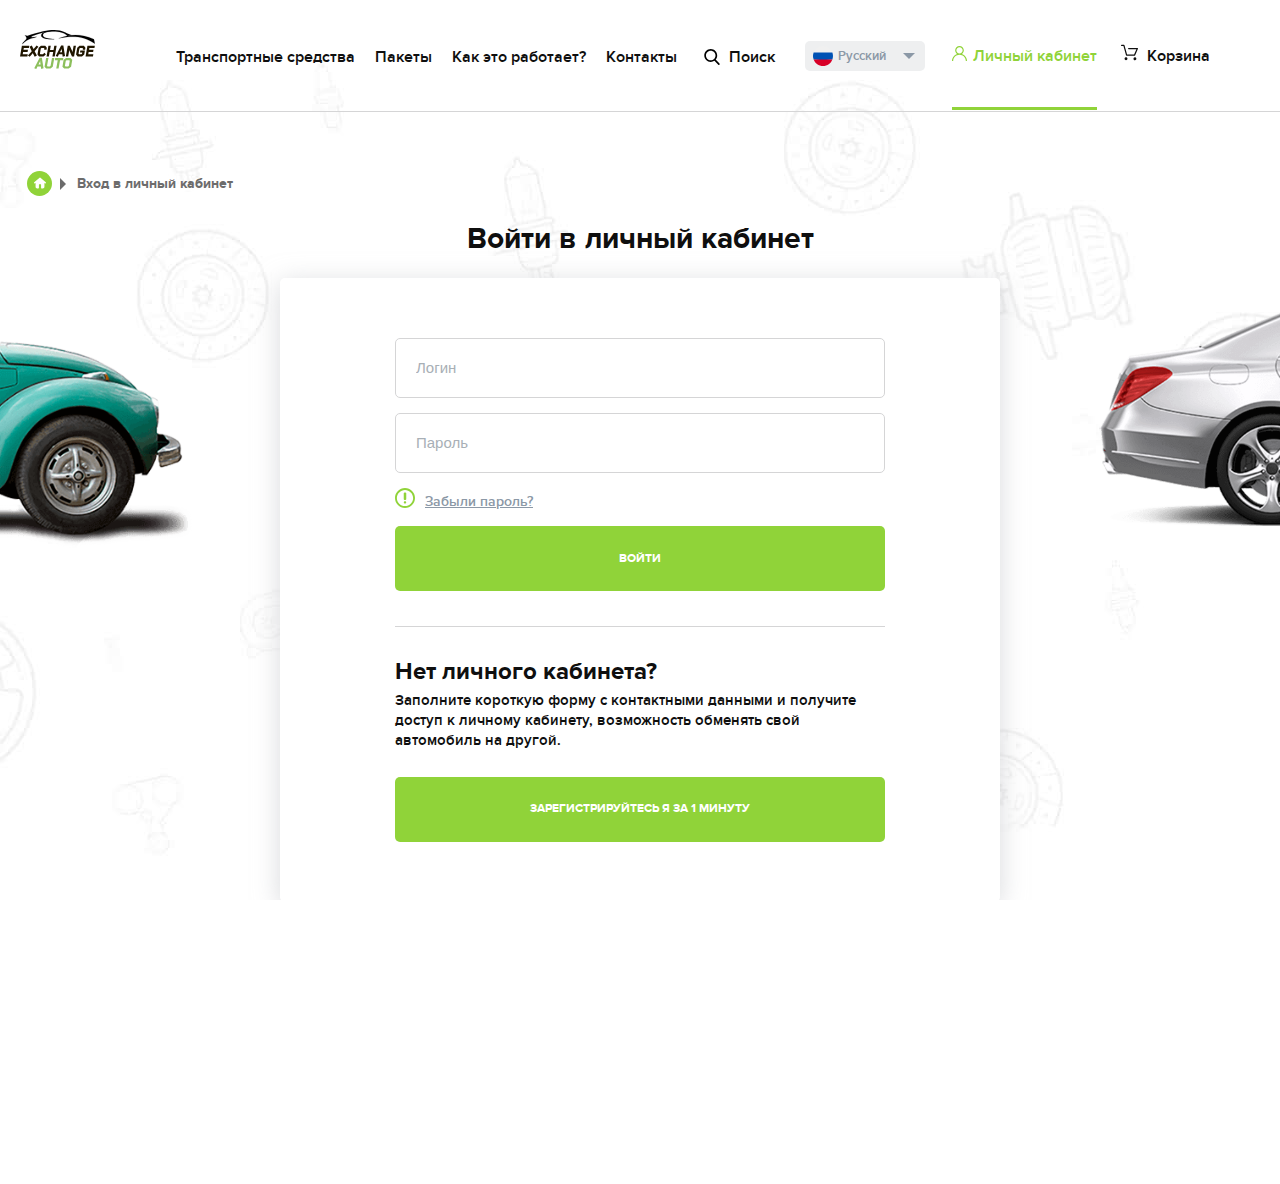
<file: docs/lk-user-auth.html>
<!DOCTYPE html>
<html lang="ru">
<head>
	<meta charset="UTF-8">
	<title>Changeauto</title>
	<meta name = "discription" content = "">
	<meta name = "keywords" content = "">
	<!-- Adaptive -->
	<meta name = "viewport" content = "width=device-width, initial-scale=1.0"/>
	<meta http-equiv="X-UA-Compatible" content="IE=edge"/>
	<!-- Styles -->
	<link rel="stylesheet" href="css/main.css">
	<!-- Fonts -->
	<link rel="stylesheet" href="font/ProximaNova/stylesheet.css">
	<!-- Owl Caroucel -->
	<link rel="stylesheet" href="libs/Owl_carousel/owl.carousel.css">
	<link rel="stylesheet" href="libs/Owl_carousel/owl.theme.default.css">
	<!-- Slick Slider -->
	<link rel="stylesheet" href="libs/slick/slick.css">
	<link rel="stylesheet" href="libs/slick/slick-theme.css">
	<!-- Ui-slider-control -->	
	<link rel="stylesheet" href="libs/Ui_slider/jquery-ui.css">
	<!-- Nice Select -->
	<link rel="stylesheet" href="libs/NiceSelect/css/nice-select.css">
</head>
<body>
	<div class="wrapper">
		<div class="main-page">
			<div class="navigation">
				<div class="navigation_content container">
					<div class="logo-block">
						<a href="index.html" class = "logo-link">
							<svg 
								class = "logo-block_svg" viewBox="0 0 295.44 153.37"><defs>
								<style>.cls-1{fill:none;stroke:#000;stroke-width:0.52px;}
								.cls-2{fill:#201600;}.cls-3{fill:#8cbf5c;}
								</style></defs><path d="M25.17,24.69C155.72-19.24,160.81,6.78,203.1,20.49L187,23.32c-37.7-38.79-148.9-1.72-143.45,6.92Z"/><path class="cls-1" d="M25.17,24.69C155.72-19.24,160.81,6.78,203.1,20.49L187,23.32c-37.7-38.79-148.9-1.72-143.45,6.92Z"/><path d="M113.56,6s-30.94.3-30.13,16.57,51.82,13.67,51.82,13.67S91,35.39,90.18,21.08,127.37,3.39,127.37,3.39Z"/><path class="cls-1" d="M113.56,6s-30.94.3-30.13,16.57,51.82,13.67,51.82,13.67S91,35.39,90.18,21.08,127.37,3.39,127.37,3.39Z"/><path d="M295.06,54.6,291.33,36c-58.78-25.69-100.43-17.29-139.06-2.9C201,22.82,249.06,21.76,295.06,54.6Z"/><path class="cls-1" d="M295.06,54.6,291.33,36c-58.78-25.69-100.43-17.29-139.06-2.9C201,22.82,249.06,21.76,295.06,54.6Z"/><path d="M18.86,21C37.22,37.44,13.48,41.59,8.78,55.66c28.09-26.79,38-19.17,57-28.75C37.13,32.65,34.41,23,18.86,21Z"/><path class="cls-1" d="M18.86,21C37.22,37.44,13.48,41.59,8.78,55.66c28.09-26.79,38-19.17,57-28.75C37.13,32.65,34.41,23,18.86,21Z"/><path class="cls-2" d="M7.4,62.16H36.58L35,70.74H15L13.79,78H31.31l-1.54,8.59H12.25l-1.6,9h20l-1.48,8.58H0Z"/><path class="cls-2" d="M52.85,73.52l.3,2.25h.23l1.13-2.25,11-12.84,6.86,5.39L57.59,83.29l9,16.87-8.7,5.5-6.8-12.72-.3-2.25h-.24l-1.12,2.25L38.11,105.66l-6.8-5.5,15-16.87L37.58,66.07l8.76-5.39Z"/><path class="cls-2" d="M96.71,89.92l5.15,6.27-9.36,8H75l-6.27-7.57,4.74-26.87,8.93-7.58H99.49l6.21,7.58-1.36,7.81H95.17l.77-4.44-2-2.37H84.81L82,73.11,78.48,93.23l2,2.37H90Z"/><path class="cls-2" d="M135.12,62.16h9.17l-7.4,42h-9.17l3-17H116.77l-3,17h-9.18l7.4-42h9.18l-2.9,16.45h13.91Z"/><path class="cls-2" d="M170.74,61l6.69,41.49-9.17,2.9L166.72,96H153.4l-4.56,9.41-8.11-2.9L162,61Zm-6.51,17.16V73.76H164l-1.54,4.38-5,9.83h8.4Z"/><path class="cls-2" d="M189.86,104.18h-9.18l7.4-42h8.23l9.88,22.08.83,3.9h.24l.06-4,3.9-22h9.18l-7.4,42h-8.23l-9.94-22.07L194,78.2h-.24l-.06,4Z"/><path class="cls-2" d="M244.48,93.23l.83-4.79h-9.05l1.3-7.4h18.23l-2.72,15.63-8.82,7.51H227.08l-6.27-7.57,4.73-26.87,8.94-7.58h17.11l6.21,7.58-1.36,7.81h-9.17l.77-4.44-2-2.37h-9.17l-2.78,2.37-3.56,20.12,2,2.37h9.17C242.71,94.77,243.48,94.12,244.48,93.23Z"/><path class="cls-2" d="M265.67,62.16h29.18l-1.54,8.58h-20L272.06,78h17.52L288,86.55H270.52l-1.6,9h20l-1.48,8.58H258.27Z"/><path class="cls-3" d="M86.07,109l6.69,41.49-9.18,2.9L82,144H68.73l-4.56,9.41-8.11-2.9L77.31,109Zm-6.51,17.16v-4.38h-.24l-1.54,4.38-5,9.83h8.41Z"/><path class="cls-3" d="M96.72,144.67l6.1-34.51H112l-5.5,31.07,2,2.37h9.17l2.79-2.37,5.5-31.07h9.17L129,144.67l-8.88,7.51H103Z"/><path class="cls-3" d="M151.94,152.18h-9.18l5.86-33.44H137.08l1.54-8.58h32.26l-1.54,8.58H157.8Z"/><path class="cls-3" d="M199.05,110.16l6.87,7.46-4.74,27.11-9.53,7.45H174.07l-6.92-7.45,4.73-27.11,9.59-7.46Zm-5.21,8.58H183.6l-3.14,2.49-3.55,19.88,2.31,2.49h10.24l3.14-2.49,3.55-19.88Z"/>
							</svg>
						</a>
					</div>
					<div class="link-block">
						<ul class = "link-block_list">
							<li class = link-block_item><a class = "link-block_item-link" href="transport.html">Транспортные средства</a></li>
							<li class = link-block_item><a class = "link-block_item-link" href="package.html">Пакеты</a></li>
							<li class = link-block_item><a class = "link-block_item-link" href="how-to.html">Как это работает?</a></li>
							<li class = link-block_item><a class = "link-block_item-link" href="contact.html">Контакты</a></li>
						</ul>
					</div>
					<div class="contact-block">
						<div class="contact-search-block">
							<a class = "link-block_item-link link-search" href="search.html">
								<svg 
									class = "search-svg" enable-background="new 0 0 56.966 56.966" 
									viewBox="0 0 56.966 56.966"><path d="m55.146 51.887-13.558-14.101c3.486-4.144 5.396-9.358 5.396-14.786 0-12.682-10.318-23-23-23s-23 10.318-23 23 10.318 23 23 23c4.761 0 9.298-1.436 13.177-4.162l13.661 14.208c.571.593 1.339.92 2.162.92.779 0 1.518-.297 2.079-.837 1.192-1.147 1.23-3.049.083-4.242zm-31.162-45.887c9.374 0 17 7.626 17 17s-7.626 17-17 17-17-7.626-17-17 7.626-17 17-17z"/>
								</svg>
								<p class="text-none">Поиск</p>
							</a>
						</div>
						<div class="dropdown-wrap">
							<div class="dropdown" data-dropdown = "open">
								<div class="dropdown-head">
									<p class = "dropdown-text">
										<svg 
											class = "russian-svg" version="1.1" x="0px" y="0px"
											viewBox="0 0 512 512" style="enable-background:new 0 0 512 512;" xml:space="preserve">
											<circle style="fill:#F0F0F0;" cx="256" cy="256" r="256"/>
											<path style="fill:#0052B4;" d="M496.077,345.043C506.368,317.31,512,287.314,512,256s-5.632-61.31-15.923-89.043H15.923
											C5.633,194.69,0,224.686,0,256s5.633,61.31,15.923,89.043L256,367.304L496.077,345.043z"/>
											<path style="fill:#D80027;" d="M256,512c110.071,0,203.906-69.472,240.077-166.957H15.923C52.094,442.528,145.929,512,256,512z"/>
										</svg>
										Русский
									</p>
								</div>
								<div class="dropdown-body">
									<div class="dropdown-item-english">
										<p class = "dropdown-text">
											<svg 
												class = "english-svg" version="1.1" x="0px" y="0px"
												viewBox="0 0 512 512" style="enable-background:new 0 0 512 512;" xml:space="preserve">
												<circle style="fill:#F0F0F0;" cx="256" cy="256" r="256"/>
												<path style="fill:#D80027;" d="M244.87,256H512c0-23.106-3.08-45.49-8.819-66.783H244.87V256z"/>
												<path style="fill:#D80027;" d="M244.87,122.435h229.556c-15.671-25.572-35.708-48.175-59.07-66.783H244.87V122.435z"/>
												<path style="fill:#D80027;" d="M256,512c60.249,0,115.626-20.824,159.356-55.652H96.644C140.374,491.176,195.751,512,256,512z"/>
												<path style="fill:#D80027;" d="M37.574,389.565h436.852c12.581-20.529,22.338-42.969,28.755-66.783H8.819
												C15.236,346.596,24.993,369.036,37.574,389.565z"/>
												<path style="fill:#0052B4;" d="M118.584,39.978h23.329l-21.7,15.765l8.289,25.509l-21.699-15.765L85.104,81.252l7.16-22.037
												C73.158,75.13,56.412,93.776,42.612,114.552h7.475l-13.813,10.035c-2.152,3.59-4.216,7.237-6.194,10.938l6.596,20.301l-12.306-8.941
												c-3.059,6.481-5.857,13.108-8.372,19.873l7.267,22.368h26.822l-21.7,15.765l8.289,25.509l-21.699-15.765l-12.998,9.444
												C0.678,234.537,0,245.189,0,256h256c0-141.384,0-158.052,0-256C205.428,0,158.285,14.67,118.584,39.978z M128.502,230.4
												l-21.699-15.765L85.104,230.4l8.289-25.509l-21.7-15.765h26.822l8.288-25.509l8.288,25.509h26.822l-21.7,15.765L128.502,230.4z
												 M120.213,130.317l8.289,25.509l-21.699-15.765l-21.699,15.765l8.289-25.509l-21.7-15.765h26.822l8.288-25.509l8.288,25.509h26.822
												L120.213,130.317z M220.328,230.4l-21.699-15.765L176.93,230.4l8.289-25.509l-21.7-15.765h26.822l8.288-25.509l8.288,25.509h26.822
												l-21.7,15.765L220.328,230.4z M212.039,130.317l8.289,25.509l-21.699-15.765l-21.699,15.765l8.289-25.509l-21.7-15.765h26.822
												l8.288-25.509l8.288,25.509h26.822L212.039,130.317z M212.039,55.743l8.289,25.509l-21.699-15.765L176.93,81.252l8.289-25.509
												l-21.7-15.765h26.822l8.288-25.509l8.288,25.509h26.822L212.039,55.743z"/>
											</svg>
											English
										</p>
									</div>
									<div class="dropdown-item-deutch">
										<p class = "dropdown-text">
											<svg 
												class = "germany-svg" version="1.1" x="0px" y="0px"
												viewBox="0 0 512 512" style="enable-background:new 0 0 512 512;" xml:space="preserve">
												<path style="fill:#FFDA44;" d="M15.923,345.043C52.094,442.527,145.929,512,256,512s203.906-69.473,240.077-166.957L256,322.783
												L15.923,345.043z"/>
												<path d="M256,0C145.929,0,52.094,69.472,15.923,166.957L256,189.217l240.077-22.261C459.906,69.472,366.071,0,256,0z"/>
												<path style="fill:#D80027;" d="M15.923,166.957C5.633,194.69,0,224.686,0,256s5.633,61.31,15.923,89.043h480.155
												C506.368,317.31,512,287.314,512,256s-5.632-61.31-15.923-89.043H15.923z"/>
											</svg>
											Deutsch
										</p>
									</div>
								</div>
							</div>
						</div>
						<div class="user-block">
							<a href="lk-user-auth.html" class="user-link user-link--active">
								<svg 
									class = "user-svg user-svg--active" version="1.1" x="0px" y="0px"
	 								viewBox="0 0 512 512" style="enable-background:new 0 0 512 512;" xml:space="preserve">
									<path d="M437.02,330.98c-27.883-27.882-61.071-48.523-97.281-61.018C378.521,243.251,404,198.548,404,148
									C404,66.393,337.607,0,256,0S108,66.393,108,148c0,50.548,25.479,95.251,64.262,121.962
									c-36.21,12.495-69.398,33.136-97.281,61.018C26.629,379.333,0,443.62,0,512h40c0-119.103,96.897-216,216-216s216,96.897,216,216
									h40C512,443.62,485.371,379.333,437.02,330.98z M256,256c-59.551,0-108-48.448-108-108S196.449,40,256,40
									c59.551,0,108,48.448,108,108S315.551,256,256,256z"/>
								</svg>
								<p class="text-none">Личный кабинет</p>
							</a>
						</div>
						<div class="backet-block">
							<!-- <div class="bascket-count">15</div> -->
							<a href="bascket.html" class="bascket-link">
								<svg 
									class = "bascket-svg" version="1.1" x="0px" y="0px"
									viewBox="0 0 459.529 459.529" style="enable-background:new 0 0 459.529 459.529;" xml:space="preserve">
									<path d="M17,55.231h48.733l69.417,251.033c1.983,7.367,8.783,12.467,16.433,12.467h213.35c6.8,0,12.75-3.967,15.583-10.2
									l77.633-178.5c2.267-5.383,1.7-11.333-1.417-16.15c-3.117-4.817-8.5-7.65-14.167-7.65H206.833c-9.35,0-17,7.65-17,17
									s7.65,17,17,17H416.5l-62.9,144.5H164.333L94.917,33.698c-1.983-7.367-8.783-12.467-16.433-12.467H17c-9.35,0-17,7.65-17,17
									S7.65,55.231,17,55.231z"/>
									<path d="M135.433,438.298c21.25,0,38.533-17.283,38.533-38.533s-17.283-38.533-38.533-38.533S96.9,378.514,96.9,399.764
									S114.183,438.298,135.433,438.298z"/>
									<path d="M376.267,438.298c0.85,0,1.983,0,2.833,0c10.2-0.85,19.55-5.383,26.35-13.317c6.8-7.65,9.917-17.567,9.35-28.05
									c-1.417-20.967-19.833-37.117-41.083-35.7c-21.25,1.417-37.117,20.117-35.7,41.083
									C339.433,422.431,356.15,438.298,376.267,438.298z"/>
								</svg>
								<p class="text-none">Корзина</p>
							</a>
						</div>
						<div class="burger-menu-button">
							<svg 
								class = "burger-svg" version="1.1" x="0px" y="0px"
								viewBox="0 0 50 50" style="enable-background:new 0 0 50 50;" xml:space="preserve">
								<rect y="2" width="50" height="4"/>
								<rect y="16" width="50" height="4"/>
								<rect y="30" width="50" height="4"/>
								<rect y="44" width="50" height="4"/>
							</svg>
						</div>
					</div>
				</div>
			</div>
			<img class = "car-bg-left lk-auth" src="img/vw.png" alt="car-left">
			<img class = "car-bg-rigth lk-auth" src="img/mersedes.png" alt="car-rigth">
			<!-- INNER-PAGE-WRAP -->
			<div class="wrap-inner-page container">
				<div class="inner-home-link-wrap">
					<a class = "inner-home-link" href="index.html">
						<div class="inner-home-icon">
							<svg 
								class = "home-icon-svg" version="1.1" x="0px" y="0px" width="25" height="25" viewBox="0 0 72.231 72.232" style="enable-background:new 0 0 72.231 72.232;" xml:space="preserve">
								<path d="M70.854,32.011L38.771,4.543c-0.1-0.085-0.209-0.149-0.314-0.223c-0.084-0.06-0.163-0.126-0.251-0.179
								c-0.123-0.072-0.252-0.127-0.381-0.187c-0.098-0.045-0.191-0.099-0.292-0.136c-0.123-0.045-0.25-0.07-0.376-0.104
								c-0.258-0.067-0.519-0.11-0.784-0.127c-0.086-0.005-0.171-0.021-0.257-0.021c-0.124,0-0.247,0.021-0.37,0.032
								c-0.119,0.011-0.239,0.013-0.357,0.034c-0.115,0.021-0.226,0.06-0.339,0.09c-0.124,0.033-0.249,0.061-0.37,0.105
								c-0.105,0.04-0.205,0.096-0.309,0.145c-0.121,0.058-0.244,0.111-0.36,0.181c-0.098,0.059-0.188,0.132-0.28,0.198
								c-0.089,0.064-0.184,0.118-0.268,0.19L1.377,32.011c-1.677,1.437-1.846,3.934-0.379,5.575c1.463,1.64,4.012,1.812,5.686,0.375
								l2.768-2.369v23.174c0,5.461,4.532,9.898,10.105,9.898h6.021c2.227,0,4.031-1.769,4.031-3.949V46.078
								c0-1.105,0.918-2.002,2.042-2.002h8.925c1.128,0,2.045,0.896,2.045,2.002v18.18c0,0.271,0.027,0.533,0.083,0.805l0.1,0.459
								c0.391,1.835,2.036,3.145,3.947,3.145h5.923c5.574,0,10.109-4.438,10.109-9.898V35.593l2.764,2.367
								c0.765,0.653,1.707,0.979,2.651,0.979c1.121,0,2.237-0.459,3.035-1.354C72.7,35.945,72.531,33.448,70.854,32.011z"/>
							</svg>
						</div>
					</a>
					<a href="#!" class="link-name-section">Вход в личный кабинет</a>
				</div>
				<div class="auth-block-content">
					<h2 class="auth-block-title">Войти в личный кабинет</h2>
					<div class="auth-form-block">
						<form class = "auth-form-block-form">
							<input class = "auth-form-block-input" type="text" placeholder="Логин" required="required">
							<input class = "auth-form-block-input" type="password" placeholder="Пароль" required="required">
							<a href="#" class="forgot-password-link">
								<svg 
									class = "icon-warning-svg" version="1.1" x="0px" y="0px" viewBox="0 0 286.054 286.054" style="enable-background:new 0 0 286.054 286.054;" xml:space="preserve">
									<path d="M143.027,0C64.04,0,0,64.04,0,143.027c0,78.996,64.04,143.027,143.027,143.027   c78.996,0,143.027-64.022,143.027-143.027C286.054,64.04,222.022,0,143.027,0z M143.027,259.236   c-64.183,0-116.209-52.026-116.209-116.209S78.844,26.818,143.027,26.818s116.209,52.026,116.209,116.209   S207.21,259.236,143.027,259.236z M143.036,62.726c-10.244,0-17.995,5.346-17.995,13.981v79.201c0,8.644,7.75,13.972,17.995,13.972   c9.994,0,17.995-5.551,17.995-13.972V76.707C161.03,68.277,153.03,62.726,143.036,62.726z M143.036,187.723   c-9.842,0-17.852,8.01-17.852,17.86c0,9.833,8.01,17.843,17.852,17.843s17.843-8.01,17.843-17.843   C160.878,195.732,152.878,187.723,143.036,187.723z" class="active-path" fill="#90D339"/>
								</svg>
								Забыли пароль?
								</a>
							<button class = "auth-form-block-submit" type = "submit">Войти</button>
						</form>
						<div class="auth-form-block-bottom">
							<h3 class="auth-form-block-bottom-title">Нет личного кабинета?</h3>
							<p class="auth-form-block-bottom-text">Заполните короткую форму с контактными данными и получите доступ к личному кабинету, возможность обменять свой автомобиль на другой.</p>
							<a href="lk-registration.html" class="auth-form-block-bottom-button">зарегистрируйтесь я за 1 минуту</a>
						</div>
					</div>
				</div>
			</div>
		</div>
		<!-- FOOTER -->
		<footer class="footer">
			<div class="footer-navigation">
				<div class="footer-navigation_content container">
					<div class="footer-logo-block">
						<a href="index.html" class = "logo-link">
							<svg 
								class = "logo-block_svg" viewBox="0 0 295.44 153.37"><defs>
								<style>.cls-1{fill:none;stroke:#000;stroke-width:0.52px;}
								.cls-2{fill:#201600;}.cls-3{fill:#8cbf5c;}
								</style></defs><path d="M25.17,24.69C155.72-19.24,160.81,6.78,203.1,20.49L187,23.32c-37.7-38.79-148.9-1.72-143.45,6.92Z"/><path class="cls-1" d="M25.17,24.69C155.72-19.24,160.81,6.78,203.1,20.49L187,23.32c-37.7-38.79-148.9-1.72-143.45,6.92Z"/><path d="M113.56,6s-30.94.3-30.13,16.57,51.82,13.67,51.82,13.67S91,35.39,90.18,21.08,127.37,3.39,127.37,3.39Z"/><path class="cls-1" d="M113.56,6s-30.94.3-30.13,16.57,51.82,13.67,51.82,13.67S91,35.39,90.18,21.08,127.37,3.39,127.37,3.39Z"/><path d="M295.06,54.6,291.33,36c-58.78-25.69-100.43-17.29-139.06-2.9C201,22.82,249.06,21.76,295.06,54.6Z"/><path class="cls-1" d="M295.06,54.6,291.33,36c-58.78-25.69-100.43-17.29-139.06-2.9C201,22.82,249.06,21.76,295.06,54.6Z"/><path d="M18.86,21C37.22,37.44,13.48,41.59,8.78,55.66c28.09-26.79,38-19.17,57-28.75C37.13,32.65,34.41,23,18.86,21Z"/><path class="cls-1" d="M18.86,21C37.22,37.44,13.48,41.59,8.78,55.66c28.09-26.79,38-19.17,57-28.75C37.13,32.65,34.41,23,18.86,21Z"/><path class="cls-2" d="M7.4,62.16H36.58L35,70.74H15L13.79,78H31.31l-1.54,8.59H12.25l-1.6,9h20l-1.48,8.58H0Z"/><path class="cls-2" d="M52.85,73.52l.3,2.25h.23l1.13-2.25,11-12.84,6.86,5.39L57.59,83.29l9,16.87-8.7,5.5-6.8-12.72-.3-2.25h-.24l-1.12,2.25L38.11,105.66l-6.8-5.5,15-16.87L37.58,66.07l8.76-5.39Z"/><path class="cls-2" d="M96.71,89.92l5.15,6.27-9.36,8H75l-6.27-7.57,4.74-26.87,8.93-7.58H99.49l6.21,7.58-1.36,7.81H95.17l.77-4.44-2-2.37H84.81L82,73.11,78.48,93.23l2,2.37H90Z"/><path class="cls-2" d="M135.12,62.16h9.17l-7.4,42h-9.17l3-17H116.77l-3,17h-9.18l7.4-42h9.18l-2.9,16.45h13.91Z"/><path class="cls-2" d="M170.74,61l6.69,41.49-9.17,2.9L166.72,96H153.4l-4.56,9.41-8.11-2.9L162,61Zm-6.51,17.16V73.76H164l-1.54,4.38-5,9.83h8.4Z"/><path class="cls-2" d="M189.86,104.18h-9.18l7.4-42h8.23l9.88,22.08.83,3.9h.24l.06-4,3.9-22h9.18l-7.4,42h-8.23l-9.94-22.07L194,78.2h-.24l-.06,4Z"/><path class="cls-2" d="M244.48,93.23l.83-4.79h-9.05l1.3-7.4h18.23l-2.72,15.63-8.82,7.51H227.08l-6.27-7.57,4.73-26.87,8.94-7.58h17.11l6.21,7.58-1.36,7.81h-9.17l.77-4.44-2-2.37h-9.17l-2.78,2.37-3.56,20.12,2,2.37h9.17C242.71,94.77,243.48,94.12,244.48,93.23Z"/><path class="cls-2" d="M265.67,62.16h29.18l-1.54,8.58h-20L272.06,78h17.52L288,86.55H270.52l-1.6,9h20l-1.48,8.58H258.27Z"/><path class="cls-3" d="M86.07,109l6.69,41.49-9.18,2.9L82,144H68.73l-4.56,9.41-8.11-2.9L77.31,109Zm-6.51,17.16v-4.38h-.24l-1.54,4.38-5,9.83h8.41Z"/><path class="cls-3" d="M96.72,144.67l6.1-34.51H112l-5.5,31.07,2,2.37h9.17l2.79-2.37,5.5-31.07h9.17L129,144.67l-8.88,7.51H103Z"/><path class="cls-3" d="M151.94,152.18h-9.18l5.86-33.44H137.08l1.54-8.58h32.26l-1.54,8.58H157.8Z"/><path class="cls-3" d="M199.05,110.16l6.87,7.46-4.74,27.11-9.53,7.45H174.07l-6.92-7.45,4.73-27.11,9.59-7.46Zm-5.21,8.58H183.6l-3.14,2.49-3.55,19.88,2.31,2.49h10.24l3.14-2.49,3.55-19.88Z"/>
							</svg>
						</a>
					</div>
					<div class="footer-link-block">
						<ul class = "footer-link-block_list">
							<li class = footer-link-block_item><a class = "footer-link-block_item-link" href="transport.html">Транспортные средства</a></li>
							<li class = footer-link-block_item><a class = "footer-link-block_item-link" href="package.html">Пакеты</a></li>
							<li class = footer-link-block_item><a class = "footer-link-block_item-link" href="how-to.html">Как это работает?</a></li>
							<li class = footer-link-block_item><a class = "footer-link-block_item-link" href="contact.html">Контакты</a></li>
						</ul>
						<div class="footer-dropdown-wrap">
							<div class="footer-dropdown" data-dropdown = "open">
								<div class="dropdown-head">
									<p class = "dropdown-text">
										<svg 
											class = "russian-svg" version="1.1" x="0px" y="0px"
											viewBox="0 0 512 512" style="enable-background:new 0 0 512 512;" xml:space="preserve">
											<circle style="fill:#F0F0F0;" cx="256" cy="256" r="256"/>
											<path style="fill:#0052B4;" d="M496.077,345.043C506.368,317.31,512,287.314,512,256s-5.632-61.31-15.923-89.043H15.923
											C5.633,194.69,0,224.686,0,256s5.633,61.31,15.923,89.043L256,367.304L496.077,345.043z"/>
											<path style="fill:#D80027;" d="M256,512c110.071,0,203.906-69.472,240.077-166.957H15.923C52.094,442.528,145.929,512,256,512z"/>
										</svg>
										Русский
									</p>
								</div>
								<div class="dropdown-body">
									<div class="dropdown-item-english">
										<p class = "dropdown-text">
											<svg 
												class = "english-svg" version="1.1" x="0px" y="0px"
												viewBox="0 0 512 512" style="enable-background:new 0 0 512 512;" xml:space="preserve">
												<circle style="fill:#F0F0F0;" cx="256" cy="256" r="256"/>
												<path style="fill:#D80027;" d="M244.87,256H512c0-23.106-3.08-45.49-8.819-66.783H244.87V256z"/>
												<path style="fill:#D80027;" d="M244.87,122.435h229.556c-15.671-25.572-35.708-48.175-59.07-66.783H244.87V122.435z"/>
												<path style="fill:#D80027;" d="M256,512c60.249,0,115.626-20.824,159.356-55.652H96.644C140.374,491.176,195.751,512,256,512z"/>
												<path style="fill:#D80027;" d="M37.574,389.565h436.852c12.581-20.529,22.338-42.969,28.755-66.783H8.819
												C15.236,346.596,24.993,369.036,37.574,389.565z"/>
												<path style="fill:#0052B4;" d="M118.584,39.978h23.329l-21.7,15.765l8.289,25.509l-21.699-15.765L85.104,81.252l7.16-22.037
												C73.158,75.13,56.412,93.776,42.612,114.552h7.475l-13.813,10.035c-2.152,3.59-4.216,7.237-6.194,10.938l6.596,20.301l-12.306-8.941
												c-3.059,6.481-5.857,13.108-8.372,19.873l7.267,22.368h26.822l-21.7,15.765l8.289,25.509l-21.699-15.765l-12.998,9.444
												C0.678,234.537,0,245.189,0,256h256c0-141.384,0-158.052,0-256C205.428,0,158.285,14.67,118.584,39.978z M128.502,230.4
												l-21.699-15.765L85.104,230.4l8.289-25.509l-21.7-15.765h26.822l8.288-25.509l8.288,25.509h26.822l-21.7,15.765L128.502,230.4z
												 M120.213,130.317l8.289,25.509l-21.699-15.765l-21.699,15.765l8.289-25.509l-21.7-15.765h26.822l8.288-25.509l8.288,25.509h26.822
												L120.213,130.317z M220.328,230.4l-21.699-15.765L176.93,230.4l8.289-25.509l-21.7-15.765h26.822l8.288-25.509l8.288,25.509h26.822
												l-21.7,15.765L220.328,230.4z M212.039,130.317l8.289,25.509l-21.699-15.765l-21.699,15.765l8.289-25.509l-21.7-15.765h26.822
												l8.288-25.509l8.288,25.509h26.822L212.039,130.317z M212.039,55.743l8.289,25.509l-21.699-15.765L176.93,81.252l8.289-25.509
												l-21.7-15.765h26.822l8.288-25.509l8.288,25.509h26.822L212.039,55.743z"/>
											</svg>
											English
										</p>
									</div>
									<div class="dropdown-item-deutch">
										<p class = "dropdown-text">
											<svg 
												class = "germany-svg" version="1.1" x="0px" y="0px"
												viewBox="0 0 512 512" style="enable-background:new 0 0 512 512;" xml:space="preserve">
												<path style="fill:#FFDA44;" d="M15.923,345.043C52.094,442.527,145.929,512,256,512s203.906-69.473,240.077-166.957L256,322.783
												L15.923,345.043z"/>
												<path d="M256,0C145.929,0,52.094,69.472,15.923,166.957L256,189.217l240.077-22.261C459.906,69.472,366.071,0,256,0z"/>
												<path style="fill:#D80027;" d="M15.923,166.957C5.633,194.69,0,224.686,0,256s5.633,61.31,15.923,89.043h480.155
												C506.368,317.31,512,287.314,512,256s-5.632-61.31-15.923-89.043H15.923z"/>
											</svg>
											Deutsch
										</p>
									</div>
								</div>
							</div>
						</div>
					</div>
					<div class="footer-contact-block">
						<div class="footer-user-block">
							<a href="lk-user-auth.html" class="footer-user-link footer-user-link--active">
								<svg 
									class = "user-svg user-svg--active" version="1.1" x="0px" y="0px"
	 								viewBox="0 0 512 512" style="enable-background:new 0 0 512 512;" xml:space="preserve">
									<path d="M437.02,330.98c-27.883-27.882-61.071-48.523-97.281-61.018C378.521,243.251,404,198.548,404,148
									C404,66.393,337.607,0,256,0S108,66.393,108,148c0,50.548,25.479,95.251,64.262,121.962
									c-36.21,12.495-69.398,33.136-97.281,61.018C26.629,379.333,0,443.62,0,512h40c0-119.103,96.897-216,216-216s216,96.897,216,216
									h40C512,443.62,485.371,379.333,437.02,330.98z M256,256c-59.551,0-108-48.448-108-108S196.449,40,256,40
									c59.551,0,108,48.448,108,108S315.551,256,256,256z"/>
								</svg>
								Личный кабинет
							</a>
						</div>
						<div class="footer-backet-block">
							<div class="bascket-count">15</div>
							<a href="bascket.html" class="footer-bascket-link">
								<svg 
									class = "bascket-svg" version="1.1" x="0px" y="0px"
									viewBox="0 0 459.529 459.529" style="enable-background:new 0 0 459.529 459.529;" xml:space="preserve">
									<path d="M17,55.231h48.733l69.417,251.033c1.983,7.367,8.783,12.467,16.433,12.467h213.35c6.8,0,12.75-3.967,15.583-10.2
									l77.633-178.5c2.267-5.383,1.7-11.333-1.417-16.15c-3.117-4.817-8.5-7.65-14.167-7.65H206.833c-9.35,0-17,7.65-17,17
									s7.65,17,17,17H416.5l-62.9,144.5H164.333L94.917,33.698c-1.983-7.367-8.783-12.467-16.433-12.467H17c-9.35,0-17,7.65-17,17
									S7.65,55.231,17,55.231z"/>
									<path d="M135.433,438.298c21.25,0,38.533-17.283,38.533-38.533s-17.283-38.533-38.533-38.533S96.9,378.514,96.9,399.764
									S114.183,438.298,135.433,438.298z"/>
									<path d="M376.267,438.298c0.85,0,1.983,0,2.833,0c10.2-0.85,19.55-5.383,26.35-13.317c6.8-7.65,9.917-17.567,9.35-28.05
									c-1.417-20.967-19.833-37.117-41.083-35.7c-21.25,1.417-37.117,20.117-35.7,41.083
									C339.433,422.431,356.15,438.298,376.267,438.298z"/>
								</svg>
								Корзина
							</a>
						</div>
						<div class="footer-search-block">
							<a class = "footer-link-search" href="search.html">
								<svg 
									class = "search-svg" enable-background="new 0 0 56.966 56.966" 
									viewBox="0 0 56.966 56.966"><path d="m55.146 51.887-13.558-14.101c3.486-4.144 5.396-9.358 5.396-14.786 0-12.682-10.318-23-23-23s-23 10.318-23 23 10.318 23 23 23c4.761 0 9.298-1.436 13.177-4.162l13.661 14.208c.571.593 1.339.92 2.162.92.779 0 1.518-.297 2.079-.837 1.192-1.147 1.23-3.049.083-4.242zm-31.162-45.887c9.374 0 17 7.626 17 17s-7.626 17-17 17-17-7.626-17-17 7.626-17 17-17z"/>
								</svg>
								<p class="text-none">Поиск</p>
							</a>
						</div>
					</div>
				</div>
			</div>
			<div class="footer-bottom-block container">
				<p class="footer-copy">Все права защищены © 2019</p>
				<a href="#!" class="footer-user-license">Пользовательское соглашение</a>
				<div class="footer-payment-card">
					<a href="#!" class="visa-card">
						<svg 
							class = "visa-svg" version="1.1" x="0px" y="0px"
							viewBox="0 0 512 512" style="enable-background:new 0 0 512 512;" xml:space="preserve">
							<path style="fill:#FFFFFF;" d="M512,402.281c0,16.716-13.55,30.267-30.265,30.267H30.265C13.55,432.549,0,418.997,0,402.281V109.717
							c0-16.716,13.55-30.266,30.265-30.266h451.47c16.716,0,30.265,13.551,30.265,30.266V402.281L512,402.281z"/>
							<path style="fill:#F79F1A;" d="M113.64,258.035l-12.022-57.671c-2.055-7.953-8.035-10.319-15.507-10.632H30.993l-0.491,2.635
							C73.431,202.774,101.836,227.88,113.64,258.035z"/>
							<polygon style="fill:#059BBF;" points="241.354,190.892 205.741,190.892 183.499,321.419 219.053,321.419 	"/>
							<path style="fill:#059BBF;" d="M135.345,321.288l56.01-130.307h-37.691l-34.843,89.028l-3.719-13.442
								c-6.83-16.171-26.35-39.446-49.266-54.098l31.85,108.863L135.345,321.288z"/>
							<path style="fill:#059BBF;" d="M342.931,278.75c0.132-14.819-9.383-26.122-29.887-35.458c-12.461-6.03-20.056-10.051-19.965-16.17
							c0-5.406,6.432-11.213,20.368-11.213c11.661-0.179,20.057,2.367,26.624,5.003l3.218,1.475l4.826-28.277
							c-7.059-2.637-18.094-5.451-31.895-5.451c-35.157,0-59.904,17.691-60.128,43.064c-0.224,18.763,17.692,29.216,31.181,35.469
							c13.847,6.374,18.493,10.453,18.404,16.171c-0.089,8.743-11.035,12.73-21.264,12.73c-14.25,0-21.8-1.965-33.509-6.843l-4.55-2.09
							l-4.998,29.249c8.303,3.629,23.668,6.801,39.618,6.933C318.361,323.342,342.663,305.876,342.931,278.75z"/>
							<path style="fill:#059BBF;" d="M385.233,301.855c4.065,0,40.382,0.045,45.566,0.045c1.072,4.545,4.333,19.565,4.333,19.565h33.011
							L439.33,191.027h-27.472c-8.533,0-14.874,2.323-18.628,10.809l-52.845,119.629h37.392
							C377.774,321.465,383.848,305.386,385.233,301.855z M409.622,238.645c-0.176,0.357,2.95-7.549,4.737-12.463l2.411,11.256
							c0,0,6.792,31.182,8.22,37.704h-29.528C398.411,267.638,409.622,238.645,409.622,238.645z"/>
							<path style="fill:#059BBF;" d="M481.735,79.451H30.265C13.55,79.451,0,93.001,0,109.717v31.412h512v-31.412
							C512,93.001,498.451,79.451,481.735,79.451z"/>
							<path style="fill:#F79F1A;" d="M481.735,432.549H30.265C13.55,432.549,0,418.998,0,402.283v-31.412h512v31.412
							C512,418.998,498.451,432.549,481.735,432.549z"/>
							<path style="opacity:0.15;fill:#202121;enable-background:new    ;" d="M21.517,402.281V109.717
							c0-16.716,13.551-30.266,30.267-30.266h-21.52C13.55,79.451,0,93.001,0,109.717v292.565c0,16.716,13.55,30.267,30.265,30.267h21.52
							C35.069,432.549,21.517,418.997,21.517,402.281z"/>
						</svg>
					</a>
					<a href="#!" class="master-card">
						<svg 
							class = "mastercard-svg" version="1.1" x="0px" y="0px"
							viewBox="0 0 504 504" style="enable-background:new 0 0 504 504;" xml:space="preserve">
							<path style="fill:#FFB600;" d="M504,252c0,83.2-67.2,151.2-151.2,151.2c-83.2,0-151.2-68-151.2-151.2l0,0
							c0-83.2,67.2-151.2,150.4-151.2C436.8,100.8,504,168.8,504,252L504,252z"/>
							<path style="fill:#F7981D;" d="M352.8,100.8c83.2,0,151.2,68,151.2,151.2l0,0c0,83.2-67.2,151.2-151.2,151.2
							c-83.2,0-151.2-68-151.2-151.2"/>
							<path style="fill:#FF8500;" d="M352.8,100.8c83.2,0,151.2,68,151.2,151.2l0,0c0,83.2-67.2,151.2-151.2,151.2"/>
							<path style="fill:#FF5050;" d="M149.6,100.8C67.2,101.6,0,168.8,0,252s67.2,151.2,151.2,151.2c39.2,0,74.4-15.2,101.6-39.2l0,0l0,0
							c5.6-4.8,10.4-10.4,15.2-16h-31.2c-4-4.8-8-10.4-11.2-15.2h53.6c3.2-4.8,6.4-10.4,8.8-16h-71.2c-2.4-4.8-4.8-10.4-6.4-16h83.2
							c4.8-15.2,8-31.2,8-48c0-11.2-1.6-21.6-3.2-32h-92.8c0.8-5.6,2.4-10.4,4-16h83.2c-1.6-5.6-4-11.2-6.4-16H216
							c2.4-5.6,5.6-10.4,8.8-16h53.6c-3.2-5.6-7.2-11.2-12-16h-29.6c4.8-5.6,9.6-10.4,15.2-15.2c-26.4-24.8-62.4-39.2-101.6-39.2
							C150.4,100.8,150.4,100.8,149.6,100.8z"/>
							<path style="fill:#E52836;" d="M0,252c0,83.2,67.2,151.2,151.2,151.2c39.2,0,74.4-15.2,101.6-39.2l0,0l0,0
							c5.6-4.8,10.4-10.4,15.2-16h-31.2c-4-4.8-8-10.4-11.2-15.2h53.6c3.2-4.8,6.4-10.4,8.8-16h-71.2c-2.4-4.8-4.8-10.4-6.4-16h83.2
							c4.8-15.2,8-31.2,8-48c0-11.2-1.6-21.6-3.2-32h-92.8c0.8-5.6,2.4-10.4,4-16h83.2c-1.6-5.6-4-11.2-6.4-16H216
							c2.4-5.6,5.6-10.4,8.8-16h53.6c-3.2-5.6-7.2-11.2-12-16h-29.6c4.8-5.6,9.6-10.4,15.2-15.2c-26.4-24.8-62.4-39.2-101.6-39.2h-0.8"/>
							<path style="fill:#CB2026;" d="M151.2,403.2c39.2,0,74.4-15.2,101.6-39.2l0,0l0,0c5.6-4.8,10.4-10.4,15.2-16h-31.2
							c-4-4.8-8-10.4-11.2-15.2h53.6c3.2-4.8,6.4-10.4,8.8-16h-71.2c-2.4-4.8-4.8-10.4-6.4-16h83.2c4.8-15.2,8-31.2,8-48
							c0-11.2-1.6-21.6-3.2-32h-92.8c0.8-5.6,2.4-10.4,4-16h83.2c-1.6-5.6-4-11.2-6.4-16H216c2.4-5.6,5.6-10.4,8.8-16h53.6
							c-3.2-5.6-7.2-11.2-12-16h-29.6c4.8-5.6,9.6-10.4,15.2-15.2c-26.4-24.8-62.4-39.2-101.6-39.2h-0.8"/>
							<path style="fill:#FFFFFF;" d="M204.8,290.4l2.4-13.6c-0.8,0-2.4,0.8-4,0.8c-5.6,0-6.4-3.2-5.6-4.8l4.8-28h8.8l2.4-15.2h-8l1.6-9.6
							h-16c0,0-9.6,52.8-9.6,59.2c0,9.6,5.6,13.6,12.8,13.6C199.2,292.8,203.2,291.2,204.8,290.4z"/>
							<path style="fill:#FFFFFF;" d="M210.4,264.8c0,22.4,15.2,28,28,28c12,0,16.8-2.4,16.8-2.4l3.2-15.2c0,0-8.8,4-16.8,4
							c-17.6,0-14.4-12.8-14.4-12.8H260c0,0,2.4-10.4,2.4-14.4c0-10.4-5.6-23.2-23.2-23.2C222.4,227.2,210.4,244.8,210.4,264.8z
							M238.4,241.6c8.8,0,7.2,10.4,7.2,11.2H228C228,252,229.6,241.6,238.4,241.6z"/>
							<path style="fill:#FFFFFF;" d="M340,290.4l3.2-17.6c0,0-8,4-13.6,4c-11.2,0-16-8.8-16-18.4c0-19.2,9.6-29.6,20.8-29.6
							c8,0,14.4,4.8,14.4,4.8l2.4-16.8c0,0-9.6-4-18.4-4c-18.4,0-36.8,16-36.8,46.4c0,20,9.6,33.6,28.8,33.6
							C331.2,292.8,340,290.4,340,290.4z"/>
							<path style="fill:#FFFFFF;" d="M116.8,227.2c-11.2,0-19.2,3.2-19.2,3.2L95.2,244c0,0,7.2-3.2,17.6-3.2c5.6,0,10.4,0.8,10.4,5.6
							c0,3.2-0.8,4-0.8,4s-4.8,0-7.2,0c-13.6,0-28.8,5.6-28.8,24c0,14.4,9.6,17.6,15.2,17.6c11.2,0,16-7.2,16.8-7.2l-0.8,6.4H132l6.4-44
							C138.4,228,122.4,227.2,116.8,227.2z M120,263.2c0,2.4-1.6,15.2-11.2,15.2c-4.8,0-6.4-4-6.4-6.4c0-4,2.4-9.6,14.4-9.6
							C119.2,263.2,120,263.2,120,263.2z"/>
							<path style="fill:#FFFFFF;" d="M153.6,292c4,0,24,0.8,24-20.8c0-20-19.2-16-19.2-24c0-4,3.2-5.6,8.8-5.6c2.4,0,11.2,0.8,11.2,0.8
							l2.4-14.4c0,0-5.6-1.6-15.2-1.6c-12,0-24,4.8-24,20.8c0,18.4,20,16.8,20,24c0,4.8-5.6,5.6-9.6,5.6c-7.2,0-14.4-2.4-14.4-2.4
							l-2.4,14.4C136,290.4,140,292,153.6,292z"/>
							<path style="fill:#FFFFFF;" d="M472.8,214.4l-3.2,21.6c0,0-6.4-8-15.2-8c-14.4,0-27.2,17.6-27.2,38.4c0,12.8,6.4,26.4,20,26.4
							c9.6,0,15.2-6.4,15.2-6.4l-0.8,5.6h16l12-76.8L472.8,214.4z M465.6,256.8c0,8.8-4,20-12.8,20c-5.6,0-8.8-4.8-8.8-12.8
							c0-12.8,5.6-20.8,12.8-20.8C462.4,243.2,465.6,247.2,465.6,256.8z"/>
							<path style="fill:#FFFFFF;" d="M29.6,291.2l9.6-57.6l1.6,57.6H52l20.8-57.6L64,291.2h16.8l12.8-76.8H67.2l-16,47.2l-0.8-47.2H27.2
							l-12.8,76.8H29.6z"/>
							<path style="fill:#FFFFFF;" d="M277.6,291.2c4.8-26.4,5.6-48,16.8-44c1.6-10.4,4-14.4,5.6-18.4c0,0-0.8,0-3.2,0
							c-7.2,0-12.8,9.6-12.8,9.6l1.6-8.8h-15.2L260,292h17.6V291.2z"/>
							<path style="fill:#FFFFFF;" d="M376.8,227.2c-11.2,0-19.2,3.2-19.2,3.2l-2.4,13.6c0,0,7.2-3.2,17.6-3.2c5.6,0,10.4,0.8,10.4,5.6
							c0,3.2-0.8,4-0.8,4s-4.8,0-7.2,0c-13.6,0-28.8,5.6-28.8,24c0,14.4,9.6,17.6,15.2,17.6c11.2,0,16-7.2,16.8-7.2l-0.8,6.4H392l6.4-44
							C399.2,228,382.4,227.2,376.8,227.2z M380.8,263.2c0,2.4-1.6,15.2-11.2,15.2c-4.8,0-6.4-4-6.4-6.4c0-4,2.4-9.6,14.4-9.6
							C380,263.2,380,263.2,380.8,263.2z"/>
							<path style="fill:#FFFFFF;" d="M412,291.2c4.8-26.4,5.6-48,16.8-44c1.6-10.4,4-14.4,5.6-18.4c0,0-0.8,0-3.2,0
							c-7.2,0-12.8,9.6-12.8,9.6l1.6-8.8h-15.2L394.4,292H412V291.2z"/>
							<path style="fill:#DCE5E5;" d="M180,279.2c0,9.6,5.6,13.6,12.8,13.6c5.6,0,10.4-1.6,12-2.4l2.4-13.6c-0.8,0-2.4,0.8-4,0.8
							c-5.6,0-6.4-3.2-5.6-4.8l4.8-28h8.8l2.4-15.2h-8l1.6-9.6"/>
							<path style="fill:#DCE5E5;" d="M218.4,264.8c0,22.4,7.2,28,20,28c12,0,16.8-2.4,16.8-2.4l3.2-15.2c0,0-8.8,4-16.8,4
							c-17.6,0-14.4-12.8-14.4-12.8H260c0,0,2.4-10.4,2.4-14.4c0-10.4-5.6-23.2-23.2-23.2C222.4,227.2,218.4,244.8,218.4,264.8z
							M238.4,241.6c8.8,0,10.4,10.4,10.4,11.2H228C228,252,229.6,241.6,238.4,241.6z"/>
							<path style="fill:#DCE5E5;" d="M340,290.4l3.2-17.6c0,0-8,4-13.6,4c-11.2,0-16-8.8-16-18.4c0-19.2,9.6-29.6,20.8-29.6
							c8,0,14.4,4.8,14.4,4.8l2.4-16.8c0,0-9.6-4-18.4-4c-18.4,0-28.8,16-28.8,46.4c0,20,1.6,33.6,20.8,33.6
							C331.2,292.8,340,290.4,340,290.4z"/>
							<path style="fill:#DCE5E5;" d="M95.2,244.8c0,0,7.2-3.2,17.6-3.2c5.6,0,10.4,0.8,10.4,5.6c0,3.2-0.8,4-0.8,4s-4.8,0-7.2,0
							c-13.6,0-28.8,5.6-28.8,24c0,14.4,9.6,17.6,15.2,17.6c11.2,0,16-7.2,16.8-7.2l-0.8,6.4H132l6.4-44c0-18.4-16-19.2-22.4-19.2
							M128,263.2c0,2.4-9.6,15.2-19.2,15.2c-4.8,0-6.4-4-6.4-6.4c0-4,2.4-9.6,14.4-9.6C119.2,263.2,128,263.2,128,263.2z"/>
							<path style="fill:#DCE5E5;" d="M136,290.4c0,0,4.8,1.6,18.4,1.6c4,0,24,0.8,24-20.8c0-20-19.2-16-19.2-24c0-4,3.2-5.6,8.8-5.6
							c2.4,0,11.2,0.8,11.2,0.8l2.4-14.4c0,0-5.6-1.6-15.2-1.6c-12,0-16,4.8-16,20.8c0,18.4,12,16.8,12,24c0,4.8-5.6,5.6-9.6,5.6"/>
							<path style="fill:#DCE5E5;" d="M469.6,236c0,0-6.4-8-15.2-8c-14.4,0-19.2,17.6-19.2,38.4c0,12.8-1.6,26.4,12,26.4
							c9.6,0,15.2-6.4,15.2-6.4l-0.8,5.6h16l12-76.8 M468.8,256.8c0,8.8-7.2,20-16,20c-5.6,0-8.8-4.8-8.8-12.8c0-12.8,5.6-20.8,12.8-20.8
							C462.4,243.2,468.8,247.2,468.8,256.8z"/>
							<path style="fill:#DCE5E5;" d="M29.6,291.2l9.6-57.6l1.6,57.6H52l20.8-57.6L64,291.2h16.8l12.8-76.8h-20l-22.4,47.2l-0.8-47.2h-8.8
							l-27.2,76.8H29.6z"/>
							<path style="fill:#DCE5E5;" d="M260.8,291.2h16.8c4.8-26.4,5.6-48,16.8-44c1.6-10.4,4-14.4,5.6-18.4c0,0-0.8,0-3.2,0
							c-7.2,0-12.8,9.6-12.8,9.6l1.6-8.8"/>
							<path style="fill:#DCE5E5;" d="M355.2,244.8c0,0,7.2-3.2,17.6-3.2c5.6,0,10.4,0.8,10.4,5.6c0,3.2-0.8,4-0.8,4s-4.8,0-7.2,0
							c-13.6,0-28.8,5.6-28.8,24c0,14.4,9.6,17.6,15.2,17.6c11.2,0,16-7.2,16.8-7.2l-0.8,6.4H392l6.4-44c0-18.4-16-19.2-22.4-19.2
							M388,263.2c0,2.4-9.6,15.2-19.2,15.2c-4.8,0-6.4-4-6.4-6.4c0-4,2.4-9.6,14.4-9.6C380,263.2,388,263.2,388,263.2z"/>
							<path style="fill:#DCE5E5;" d="M395.2,291.2H412c4.8-26.4,5.6-48,16.8-44c1.6-10.4,4-14.4,5.6-18.4c0,0-0.8,0-3.2,0
							c-7.2,0-12.8,9.6-12.8,9.6l1.6-8.8"/>
						</svg>
					</a>
					<a href="#!" class="maestro-card">
						<svg 
							class = "maestro-svg" version="1.1" x="0px" y="0px" viewBox="0 0 512 512" style="enable-background:new 0 0 512 512;" xml:space="preserve">
							<path style="fill:#E7E8E3;" d="M512,402.282c0,16.716-13.55,30.267-30.265,30.267H30.265C13.55,432.549,0,418.996,0,402.282V109.717
							c0-16.716,13.55-30.266,30.265-30.266h451.469c16.716,0,30.265,13.551,30.265,30.266L512,402.282L512,402.282z"/>
							<path style="opacity:0.15;fill:#202121;enable-background:new    ;" d="M21.517,402.282V109.717
							c0-16.716,13.552-30.266,30.267-30.266h-21.52C13.55,79.451,0,93.003,0,109.717v292.565c0,16.716,13.55,30.267,30.265,30.267h21.52
							C35.07,432.549,21.517,418.996,21.517,402.282z"/>
							<path style="fill:#EA001B;" d="M224.719,219.191c0-26.482,12.198-50.109,31.281-65.581c-14.504-11.759-32.981-18.813-53.107-18.813
							c-46.609,0-84.393,37.783-84.393,84.394c0,46.608,37.784,84.39,84.393,84.39c20.126,0,38.603-7.049,53.107-18.807
							C236.917,269.296,224.719,245.67,224.719,219.191z"/>
							<path style="fill:#0099DF;" d="M309.109,134.796c-20.126,0-38.605,7.053-53.109,18.813c19.084,15.471,31.282,39.099,31.282,65.581
							c0,26.479-12.198,50.106-31.282,65.582c14.504,11.758,32.983,18.807,53.109,18.807c46.609,0,84.391-37.782,84.391-84.39
							S355.718,134.796,309.109,134.796z"/>
							<path style="fill:#6C6BBD;" d="M287.282,219.191c0-26.482-12.198-50.109-31.282-65.581c-19.083,15.471-31.281,39.099-31.281,65.581
							c0,26.479,12.198,50.106,31.281,65.582C275.084,269.296,287.282,245.67,287.282,219.191z"/>
							<path style="fill:#34495E;" d="M126.107,340.626c-6.334,0-12.405,3.362-16.385,9.039c-4.124-5.757-10.052-9.039-16.376-9.039
							c-3.793,0-7.983,1.742-11.587,4.803l-1.717-3.176c-0.096-0.179-0.285-0.292-0.489-0.292H69.1c-0.306,0-0.557,0.249-0.557,0.557
							v48.004c0,0.307,0.25,0.557,0.557,0.557h12.93c0.308,0,0.557-0.249,0.557-0.557v-27.551c1.439-5.486,4.933-8.759,9.358-8.759
							c5.49,0,9.787,5.48,9.787,12.475v23.835c0,0.307,0.25,0.557,0.557,0.557h12.07c0.308,0,0.557-0.249,0.557-0.557v-24.596
							c0.203-5.633,3.961-11.714,9.682-11.714c5.49,0,9.787,5.479,9.787,12.475v23.835c0,0.307,0.25,0.557,0.557,0.557h12.07
							c0.308,0,0.557-0.249,0.557-0.557v-23.835C147.567,352.317,137.942,340.626,126.107,340.626z"/>
							<path style="fill:#34495E;" d="M206.383,341.963h-10.344c-0.256,0-0.483,0.177-0.541,0.429l-0.869,3.684
							c-4.407-3.593-9.917-5.56-15.617-5.56c-13.913,0-25.233,11.641-25.233,25.951c0,14.309,11.32,25.951,25.233,25.951
							c5.604,0,11.024-1.903,15.393-5.38v3.487c0,0.307,0.25,0.557,0.557,0.557h11.422c0.308,0,0.557-0.249,0.557-0.557v-48.004
							C206.939,342.212,206.691,341.963,206.383,341.963z M180.737,378.941c-3.086,0-5.93-1.251-8.204-3.598
							c-2.204-2.494-3.417-5.646-3.417-8.877c0-3.29,1.243-6.521,3.4-8.858c2.292-2.366,5.134-3.617,8.222-3.617
							c3.079,0,5.957,1.281,8.113,3.617c2.192,2.265,3.398,5.41,3.398,8.858c0,3.391-1.179,6.458-3.407,8.868
							C186.693,377.66,183.815,378.941,180.737,378.941z"/>
							<path style="fill:#34495E;" d="M239.14,340.292c-13.913,0-25.235,11.691-25.235,26.062c0,14.372,11.322,26.063,25.235,26.063
							c7.433,0,14.385-3.322,19.074-9.117c0.098-0.12,0.141-0.276,0.119-0.43s-0.107-0.29-0.235-0.378l-10.129-7.017
							c-0.224-0.155-0.526-0.125-0.718,0.071c-2.089,2.158-4.847,3.395-7.574,3.395c-3.011,0-5.734-1.283-7.88-3.712
							c-0.933-1.048-1.69-2.283-2.3-3.752h33.887c0.265,0,0.491-0.185,0.545-0.443c0.306-1.47,0.441-2.914,0.441-4.679
							C264.371,351.983,253.053,340.292,239.14,340.292z M229.252,361.899c0.639-1.732,1.513-3.289,2.537-4.523
							c2.18-2.36,4.909-3.607,7.889-3.607c2.928,0,5.761,1.311,7.776,3.602c1.136,1.267,2.019,2.82,2.576,4.529L229.252,361.899
							L229.252,361.899z"/>
							<path style="fill:#34495E;" d="M294.387,361.485c-1.058-0.372-2.105-0.697-3.098-1.006c-4.35-1.351-6.796-2.227-6.448-4.525
							c0.285-2.251,1.69-3.44,4.06-3.44c2.815,0,6.685,1.712,10.896,4.821c0.126,0.091,0.283,0.127,0.437,0.099
							c0.152-0.03,0.287-0.121,0.367-0.255l6.25-10.134c0.161-0.26,0.08-0.602-0.178-0.765c-6.261-3.907-10.676-5.766-18.83-5.766
							c-9.716,0-17.044,6.511-17.044,15.146c0,9.769,6.8,12.723,15.689,15.566c3.868,1.249,6.402,2.291,6.402,5.261
							c0,2.245-1.683,3.585-4.504,3.585c-2.919,0-7.722-1.646-11.648-6.284c-0.102-0.12-0.25-0.191-0.408-0.197
							c-0.146,0.01-0.308,0.059-0.42,0.171l-8.619,9.022c-0.207,0.216-0.205,0.557,0.002,0.771c5.526,5.712,13.513,8.858,22.491,8.858
							c9.424,0,17.69-7.287,17.69-15.594C307.474,369.612,302.695,364.019,294.387,361.485z"/>
							<path style="fill:#34495E;" d="M347.433,341.963h-10.22v-17.264c0-0.307-0.248-0.557-0.557-0.557h-13.685
							c-0.306,0-0.557,0.249-0.557,0.557v17.264h-9.144c-0.306,0-0.557,0.249-0.557,0.557v13.032c0,0.307,0.25,0.557,0.557,0.557h9.144
							v34.416c0,0.307,0.25,0.557,0.557,0.557h13.685c0.308,0,0.557-0.249,0.557-0.557v-34.416h10.22c0.308,0,0.557-0.249,0.557-0.557
							V342.52C347.99,342.212,347.741,341.963,347.433,341.963z"/>
							<path style="fill:#34495E;" d="M392.017,342.106c-2.495-0.896-5.28-1.368-8.056-1.368c-6.607,0-12.205,2.214-15.544,6.108
							l-1.606-4.514c-0.078-0.222-0.287-0.37-0.524-0.37h-10.453c-0.306,0-0.557,0.249-0.557,0.557v48.004
							c0,0.307,0.25,0.557,0.557,0.557h13.47c0.308,0,0.557-0.249,0.557-0.557l-0.009-26.409c1.031-5.65,5.816-9.75,11.379-9.75
							c1.713,0,3.426,0.382,5.089,1.135c0.135,0.063,0.289,0.065,0.431,0.012c0.139-0.055,0.253-0.163,0.311-0.301l5.28-12.363
							c0.059-0.141,0.059-0.301-0.002-0.441C392.279,342.268,392.161,342.158,392.017,342.106z"/>
							<path style="fill:#34495E;" d="M420.167,340.516c-14.447,0-26.204,11.641-26.204,25.951c0,14.309,11.757,25.951,26.204,25.951
							c14.755,0,26.311-11.399,26.311-25.951C446.478,352.157,434.676,340.516,420.167,340.516z M420.274,379.052
							c-3.065,0-5.976-1.311-8.004-3.617c-2.329-2.406-3.508-5.424-3.508-8.969c0-3.475,1.243-6.617,3.535-8.885
							c1.978-2.352,4.887-3.701,7.978-3.701c3.165,0,5.928,1.252,8.213,3.72c2.128,2.304,3.3,5.414,3.3,8.755
							c0,3.453-1.174,6.684-3.291,9.08C426.172,377.835,423.406,379.052,420.274,379.052z"/>
						</svg>
					</a>
				</div>
			</div>
		</footer>
	</div>
	<!-- Scipts -->
	<script src = "libs/jquery/jquery-3.3.1.min.js"></script>
	<script src = "libs/Owl_carousel/owl.carousel.js"></script>
	<script src = "libs/slick/slick.js"></script>
	<script src = "libs/Ui_slider/jquery-ui.min.js"></script>
	<script src = "libs/Ui_slider/jquery.ui.touch-punch.min.js"></script>
	<script src = "libs/NiceSelect/js/jquery.nice-select.js"></script>
	<script src = "js/script.js"></script>
</body>
</html>
</file>
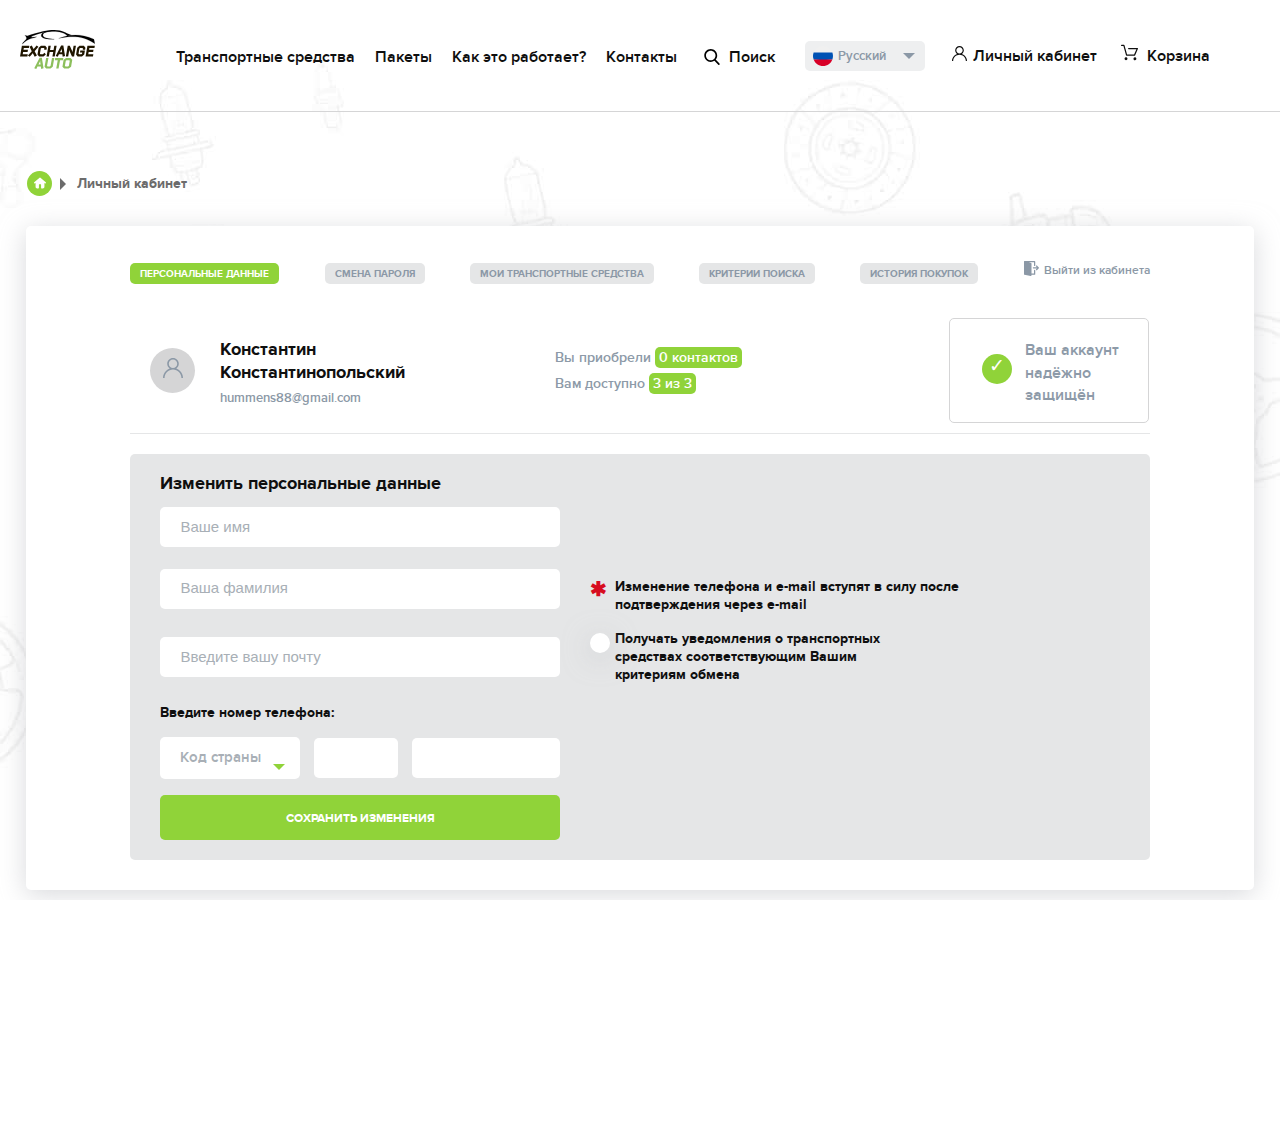
<file: docs/lk-user.html>
<!DOCTYPE html>
<html lang="ru">
<head>
	<meta charset="UTF-8">
	<title>Changeauto</title>
	<meta name = "discription" content = "">
	<meta name = "keywords" content = "">
	<!-- Adaptive -->
	<meta name = "viewport" content = "width=device-width, initial-scale=1.0"/>
	<meta http-equiv="X-UA-Compatible" content="IE=edge"/>
	<!-- Styles -->
	<link rel="stylesheet" href="css/main.css">
	<!-- Fonts -->
	<link rel="stylesheet" href="font/ProximaNova/stylesheet.css">
	<!-- Owl Caroucel -->
	<link rel="stylesheet" href="libs/Owl_carousel/owl.carousel.css">
	<link rel="stylesheet" href="libs/Owl_carousel/owl.theme.default.css">
	<!-- Slick Slider -->
	<link rel="stylesheet" href="libs/slick/slick.css">
	<link rel="stylesheet" href="libs/slick/slick-theme.css">
	<!-- Ui-slider-control -->	
	<link rel="stylesheet" href="libs/Ui_slider/jquery-ui.css">
	<!-- Nice Select -->
	<link rel="stylesheet" href="libs/NiceSelect/css/nice-select.css">
</head>
<body>
	<div class="wrapper">
		<div class="main-page">
			<div class="navigation">
				<div class="navigation_content container">
					<div class="logo-block">
						<a href="index.html" class = "logo-link">
							<svg 
								class = "logo-block_svg" viewBox="0 0 295.44 153.37"><defs>
								<style>.cls-1{fill:none;stroke:#000;stroke-width:0.52px;}
								.cls-2{fill:#201600;}.cls-3{fill:#8cbf5c;}
								</style></defs><path d="M25.17,24.69C155.72-19.24,160.81,6.78,203.1,20.49L187,23.32c-37.7-38.79-148.9-1.72-143.45,6.92Z"/><path class="cls-1" d="M25.17,24.69C155.72-19.24,160.81,6.78,203.1,20.49L187,23.32c-37.7-38.79-148.9-1.72-143.45,6.92Z"/><path d="M113.56,6s-30.94.3-30.13,16.57,51.82,13.67,51.82,13.67S91,35.39,90.18,21.08,127.37,3.39,127.37,3.39Z"/><path class="cls-1" d="M113.56,6s-30.94.3-30.13,16.57,51.82,13.67,51.82,13.67S91,35.39,90.18,21.08,127.37,3.39,127.37,3.39Z"/><path d="M295.06,54.6,291.33,36c-58.78-25.69-100.43-17.29-139.06-2.9C201,22.82,249.06,21.76,295.06,54.6Z"/><path class="cls-1" d="M295.06,54.6,291.33,36c-58.78-25.69-100.43-17.29-139.06-2.9C201,22.82,249.06,21.76,295.06,54.6Z"/><path d="M18.86,21C37.22,37.44,13.48,41.59,8.78,55.66c28.09-26.79,38-19.17,57-28.75C37.13,32.65,34.41,23,18.86,21Z"/><path class="cls-1" d="M18.86,21C37.22,37.44,13.48,41.59,8.78,55.66c28.09-26.79,38-19.17,57-28.75C37.13,32.65,34.41,23,18.86,21Z"/><path class="cls-2" d="M7.4,62.16H36.58L35,70.74H15L13.79,78H31.31l-1.54,8.59H12.25l-1.6,9h20l-1.48,8.58H0Z"/><path class="cls-2" d="M52.85,73.52l.3,2.25h.23l1.13-2.25,11-12.84,6.86,5.39L57.59,83.29l9,16.87-8.7,5.5-6.8-12.72-.3-2.25h-.24l-1.12,2.25L38.11,105.66l-6.8-5.5,15-16.87L37.58,66.07l8.76-5.39Z"/><path class="cls-2" d="M96.71,89.92l5.15,6.27-9.36,8H75l-6.27-7.57,4.74-26.87,8.93-7.58H99.49l6.21,7.58-1.36,7.81H95.17l.77-4.44-2-2.37H84.81L82,73.11,78.48,93.23l2,2.37H90Z"/><path class="cls-2" d="M135.12,62.16h9.17l-7.4,42h-9.17l3-17H116.77l-3,17h-9.18l7.4-42h9.18l-2.9,16.45h13.91Z"/><path class="cls-2" d="M170.74,61l6.69,41.49-9.17,2.9L166.72,96H153.4l-4.56,9.41-8.11-2.9L162,61Zm-6.51,17.16V73.76H164l-1.54,4.38-5,9.83h8.4Z"/><path class="cls-2" d="M189.86,104.18h-9.18l7.4-42h8.23l9.88,22.08.83,3.9h.24l.06-4,3.9-22h9.18l-7.4,42h-8.23l-9.94-22.07L194,78.2h-.24l-.06,4Z"/><path class="cls-2" d="M244.48,93.23l.83-4.79h-9.05l1.3-7.4h18.23l-2.72,15.63-8.82,7.51H227.08l-6.27-7.57,4.73-26.87,8.94-7.58h17.11l6.21,7.58-1.36,7.81h-9.17l.77-4.44-2-2.37h-9.17l-2.78,2.37-3.56,20.12,2,2.37h9.17C242.71,94.77,243.48,94.12,244.48,93.23Z"/><path class="cls-2" d="M265.67,62.16h29.18l-1.54,8.58h-20L272.06,78h17.52L288,86.55H270.52l-1.6,9h20l-1.48,8.58H258.27Z"/><path class="cls-3" d="M86.07,109l6.69,41.49-9.18,2.9L82,144H68.73l-4.56,9.41-8.11-2.9L77.31,109Zm-6.51,17.16v-4.38h-.24l-1.54,4.38-5,9.83h8.41Z"/><path class="cls-3" d="M96.72,144.67l6.1-34.51H112l-5.5,31.07,2,2.37h9.17l2.79-2.37,5.5-31.07h9.17L129,144.67l-8.88,7.51H103Z"/><path class="cls-3" d="M151.94,152.18h-9.18l5.86-33.44H137.08l1.54-8.58h32.26l-1.54,8.58H157.8Z"/><path class="cls-3" d="M199.05,110.16l6.87,7.46-4.74,27.11-9.53,7.45H174.07l-6.92-7.45,4.73-27.11,9.59-7.46Zm-5.21,8.58H183.6l-3.14,2.49-3.55,19.88,2.31,2.49h10.24l3.14-2.49,3.55-19.88Z"/>
							</svg>
						</a>
					</div>
					<div class="link-block">
						<ul class = "link-block_list">
							<li class = link-block_item><a class = "link-block_item-link" href="transport.html">Транспортные средства</a></li>
							<li class = link-block_item><a class = "link-block_item-link" href="package.html">Пакеты</a></li>
							<li class = link-block_item><a class = "link-block_item-link" href="how-to.html">Как это работает?</a></li>
							<li class = link-block_item><a class = "link-block_item-link" href="contact.html">Контакты</a></li>
						</ul>
					</div>
					<div class="contact-block">
						<div class="contact-search-block">
							<a class = "link-block_item-link link-search" href="search.html">
								<svg 
									class = "search-svg" enable-background="new 0 0 56.966 56.966" 
									viewBox="0 0 56.966 56.966"><path d="m55.146 51.887-13.558-14.101c3.486-4.144 5.396-9.358 5.396-14.786 0-12.682-10.318-23-23-23s-23 10.318-23 23 10.318 23 23 23c4.761 0 9.298-1.436 13.177-4.162l13.661 14.208c.571.593 1.339.92 2.162.92.779 0 1.518-.297 2.079-.837 1.192-1.147 1.23-3.049.083-4.242zm-31.162-45.887c9.374 0 17 7.626 17 17s-7.626 17-17 17-17-7.626-17-17 7.626-17 17-17z"/>
								</svg>
								<p class="text-none">Поиск</p>
							</a>
						</div>
						<div class="dropdown-wrap">
							<div class="dropdown" data-dropdown = "open">
								<div class="dropdown-head">
									<p class = "dropdown-text">
										<svg 
											class = "russian-svg" version="1.1" x="0px" y="0px"
											viewBox="0 0 512 512" style="enable-background:new 0 0 512 512;" xml:space="preserve">
											<circle style="fill:#F0F0F0;" cx="256" cy="256" r="256"/>
											<path style="fill:#0052B4;" d="M496.077,345.043C506.368,317.31,512,287.314,512,256s-5.632-61.31-15.923-89.043H15.923
											C5.633,194.69,0,224.686,0,256s5.633,61.31,15.923,89.043L256,367.304L496.077,345.043z"/>
											<path style="fill:#D80027;" d="M256,512c110.071,0,203.906-69.472,240.077-166.957H15.923C52.094,442.528,145.929,512,256,512z"/>
										</svg>
										Русский
									</p>
								</div>
								<div class="dropdown-body">
									<div class="dropdown-item-english">
										<p class = "dropdown-text">
											<svg 
												class = "english-svg" version="1.1" x="0px" y="0px"
												viewBox="0 0 512 512" style="enable-background:new 0 0 512 512;" xml:space="preserve">
												<circle style="fill:#F0F0F0;" cx="256" cy="256" r="256"/>
												<path style="fill:#D80027;" d="M244.87,256H512c0-23.106-3.08-45.49-8.819-66.783H244.87V256z"/>
												<path style="fill:#D80027;" d="M244.87,122.435h229.556c-15.671-25.572-35.708-48.175-59.07-66.783H244.87V122.435z"/>
												<path style="fill:#D80027;" d="M256,512c60.249,0,115.626-20.824,159.356-55.652H96.644C140.374,491.176,195.751,512,256,512z"/>
												<path style="fill:#D80027;" d="M37.574,389.565h436.852c12.581-20.529,22.338-42.969,28.755-66.783H8.819
												C15.236,346.596,24.993,369.036,37.574,389.565z"/>
												<path style="fill:#0052B4;" d="M118.584,39.978h23.329l-21.7,15.765l8.289,25.509l-21.699-15.765L85.104,81.252l7.16-22.037
												C73.158,75.13,56.412,93.776,42.612,114.552h7.475l-13.813,10.035c-2.152,3.59-4.216,7.237-6.194,10.938l6.596,20.301l-12.306-8.941
												c-3.059,6.481-5.857,13.108-8.372,19.873l7.267,22.368h26.822l-21.7,15.765l8.289,25.509l-21.699-15.765l-12.998,9.444
												C0.678,234.537,0,245.189,0,256h256c0-141.384,0-158.052,0-256C205.428,0,158.285,14.67,118.584,39.978z M128.502,230.4
												l-21.699-15.765L85.104,230.4l8.289-25.509l-21.7-15.765h26.822l8.288-25.509l8.288,25.509h26.822l-21.7,15.765L128.502,230.4z
												 M120.213,130.317l8.289,25.509l-21.699-15.765l-21.699,15.765l8.289-25.509l-21.7-15.765h26.822l8.288-25.509l8.288,25.509h26.822
												L120.213,130.317z M220.328,230.4l-21.699-15.765L176.93,230.4l8.289-25.509l-21.7-15.765h26.822l8.288-25.509l8.288,25.509h26.822
												l-21.7,15.765L220.328,230.4z M212.039,130.317l8.289,25.509l-21.699-15.765l-21.699,15.765l8.289-25.509l-21.7-15.765h26.822
												l8.288-25.509l8.288,25.509h26.822L212.039,130.317z M212.039,55.743l8.289,25.509l-21.699-15.765L176.93,81.252l8.289-25.509
												l-21.7-15.765h26.822l8.288-25.509l8.288,25.509h26.822L212.039,55.743z"/>
											</svg>
											English
										</p>
									</div>
									<div class="dropdown-item-deutch">
										<p class = "dropdown-text">
											<svg 
												class = "germany-svg" version="1.1" x="0px" y="0px"
												viewBox="0 0 512 512" style="enable-background:new 0 0 512 512;" xml:space="preserve">
												<path style="fill:#FFDA44;" d="M15.923,345.043C52.094,442.527,145.929,512,256,512s203.906-69.473,240.077-166.957L256,322.783
												L15.923,345.043z"/>
												<path d="M256,0C145.929,0,52.094,69.472,15.923,166.957L256,189.217l240.077-22.261C459.906,69.472,366.071,0,256,0z"/>
												<path style="fill:#D80027;" d="M15.923,166.957C5.633,194.69,0,224.686,0,256s5.633,61.31,15.923,89.043h480.155
												C506.368,317.31,512,287.314,512,256s-5.632-61.31-15.923-89.043H15.923z"/>
											</svg>
											Deutsch
										</p>
									</div>
								</div>
							</div>
						</div>
						<div class="user-block">
							<a href="lk-user-auth.html" class="user-link">
								<svg 
									class = "user-svg" version="1.1" x="0px" y="0px"
	 								viewBox="0 0 512 512" style="enable-background:new 0 0 512 512;" xml:space="preserve">
									<path d="M437.02,330.98c-27.883-27.882-61.071-48.523-97.281-61.018C378.521,243.251,404,198.548,404,148
									C404,66.393,337.607,0,256,0S108,66.393,108,148c0,50.548,25.479,95.251,64.262,121.962
									c-36.21,12.495-69.398,33.136-97.281,61.018C26.629,379.333,0,443.62,0,512h40c0-119.103,96.897-216,216-216s216,96.897,216,216
									h40C512,443.62,485.371,379.333,437.02,330.98z M256,256c-59.551,0-108-48.448-108-108S196.449,40,256,40
									c59.551,0,108,48.448,108,108S315.551,256,256,256z"/>
								</svg>
								<p class="text-none">Личный кабинет</p>
							</a>
						</div>
						<div class="backet-block">
							<!-- <div class="bascket-count">15</div> -->
							<a href="bascket.html" class="bascket-link">
								<svg 
									class = "bascket-svg" version="1.1" x="0px" y="0px"
									viewBox="0 0 459.529 459.529" style="enable-background:new 0 0 459.529 459.529;" xml:space="preserve">
									<path d="M17,55.231h48.733l69.417,251.033c1.983,7.367,8.783,12.467,16.433,12.467h213.35c6.8,0,12.75-3.967,15.583-10.2
									l77.633-178.5c2.267-5.383,1.7-11.333-1.417-16.15c-3.117-4.817-8.5-7.65-14.167-7.65H206.833c-9.35,0-17,7.65-17,17
									s7.65,17,17,17H416.5l-62.9,144.5H164.333L94.917,33.698c-1.983-7.367-8.783-12.467-16.433-12.467H17c-9.35,0-17,7.65-17,17
									S7.65,55.231,17,55.231z"/>
									<path d="M135.433,438.298c21.25,0,38.533-17.283,38.533-38.533s-17.283-38.533-38.533-38.533S96.9,378.514,96.9,399.764
									S114.183,438.298,135.433,438.298z"/>
									<path d="M376.267,438.298c0.85,0,1.983,0,2.833,0c10.2-0.85,19.55-5.383,26.35-13.317c6.8-7.65,9.917-17.567,9.35-28.05
									c-1.417-20.967-19.833-37.117-41.083-35.7c-21.25,1.417-37.117,20.117-35.7,41.083
									C339.433,422.431,356.15,438.298,376.267,438.298z"/>
								</svg>
								<p class="text-none">Корзина</p>
							</a>
						</div>
						<div class="burger-menu-button">
							<svg 
								class = "burger-svg" version="1.1" x="0px" y="0px"
								viewBox="0 0 50 50" style="enable-background:new 0 0 50 50;" xml:space="preserve">
								<rect y="2" width="50" height="4"/>
								<rect y="16" width="50" height="4"/>
								<rect y="30" width="50" height="4"/>
								<rect y="44" width="50" height="4"/>
							</svg>
						</div>
					</div>
				</div>
			</div>
			<!-- INNER-PAGE-WRAP -->
			<div class="wrap-inner-page container">
				<div class="inner-home-link-wrap lk-user">
					<a class = "inner-home-link" href="index.html">
						<div class="inner-home-icon">
							<svg 
								class = "home-icon-svg" version="1.1" x="0px" y="0px" width="25" height="25" viewBox="0 0 72.231 72.232" style="enable-background:new 0 0 72.231 72.232;" xml:space="preserve">
								<path d="M70.854,32.011L38.771,4.543c-0.1-0.085-0.209-0.149-0.314-0.223c-0.084-0.06-0.163-0.126-0.251-0.179
								c-0.123-0.072-0.252-0.127-0.381-0.187c-0.098-0.045-0.191-0.099-0.292-0.136c-0.123-0.045-0.25-0.07-0.376-0.104
								c-0.258-0.067-0.519-0.11-0.784-0.127c-0.086-0.005-0.171-0.021-0.257-0.021c-0.124,0-0.247,0.021-0.37,0.032
								c-0.119,0.011-0.239,0.013-0.357,0.034c-0.115,0.021-0.226,0.06-0.339,0.09c-0.124,0.033-0.249,0.061-0.37,0.105
								c-0.105,0.04-0.205,0.096-0.309,0.145c-0.121,0.058-0.244,0.111-0.36,0.181c-0.098,0.059-0.188,0.132-0.28,0.198
								c-0.089,0.064-0.184,0.118-0.268,0.19L1.377,32.011c-1.677,1.437-1.846,3.934-0.379,5.575c1.463,1.64,4.012,1.812,5.686,0.375
								l2.768-2.369v23.174c0,5.461,4.532,9.898,10.105,9.898h6.021c2.227,0,4.031-1.769,4.031-3.949V46.078
								c0-1.105,0.918-2.002,2.042-2.002h8.925c1.128,0,2.045,0.896,2.045,2.002v18.18c0,0.271,0.027,0.533,0.083,0.805l0.1,0.459
								c0.391,1.835,2.036,3.145,3.947,3.145h5.923c5.574,0,10.109-4.438,10.109-9.898V35.593l2.764,2.367
								c0.765,0.653,1.707,0.979,2.651,0.979c1.121,0,2.237-0.459,3.035-1.354C72.7,35.945,72.531,33.448,70.854,32.011z"/>
							</svg>
						</div>
					</a>
					<a href="#!" class="link-name-section">Личный кабинет</a>
				</div>
				<div class="lk-user-content">
					<div class="lk-user-content-wrap">
						<div class="lk-user-content-top-header">
							<a href="#!" class="lk-user-content-nav active">персональные данные</a>
							<a href="lk-password.html" class="lk-user-content-nav">смена пароля</a>
							<a href="lk-my-transport-no-car.html" class="lk-user-content-nav">мои транспортные средства</a>
							<a href="lk-search.html" class="lk-user-content-nav">критерии поиска</a>
							<a href="lk-history.html" class="lk-user-content-nav">история покупок</a>
							<a href="index.html" class="lk-user-exit-link">
								<svg 
									class = "logout-icon-svg" version="1.1" x="0px" y="0px"
									viewBox="0 0 512 512" style="enable-background:new 0 0 512 512;" xml:space="preserve">
									<path d="M510.371,226.513c-1.088-2.603-2.645-4.971-4.629-6.955l-63.979-63.979c-8.341-8.32-21.824-8.32-30.165,0
									c-8.341,8.341-8.341,21.845,0,30.165l27.584,27.584H320.013c-11.797,0-21.333,9.557-21.333,21.333s9.536,21.333,21.333,21.333
									h119.168l-27.584,27.584c-8.341,8.341-8.341,21.845,0,30.165c4.16,4.181,9.621,6.251,15.083,6.251s10.923-2.069,15.083-6.251
									l63.979-63.979c1.984-1.963,3.541-4.331,4.629-6.955C512.525,237.606,512.525,231.718,510.371,226.513z"/>
									<path d="M362.68,298.667c-11.797,0-21.333,9.557-21.333,21.333v106.667h-85.333V85.333c0-9.408-6.187-17.728-15.211-20.437
									l-74.091-22.229h174.635v106.667c0,11.776,9.536,21.333,21.333,21.333s21.333-9.557,21.333-21.333v-128
									C384.013,9.557,374.477,0,362.68,0H21.347c-0.768,0-1.451,0.32-2.197,0.405c-1.003,0.107-1.92,0.277-2.88,0.512
									c-2.24,0.576-4.267,1.451-6.165,2.645c-0.469,0.299-1.045,0.32-1.493,0.661C8.44,4.352,8.376,4.587,8.205,4.715
									C5.88,6.549,3.939,8.789,2.531,11.456c-0.299,0.576-0.363,1.195-0.597,1.792c-0.683,1.621-1.429,3.2-1.685,4.992
									c-0.107,0.64,0.085,1.237,0.064,1.856c-0.021,0.427-0.299,0.811-0.299,1.237V448c0,10.176,7.189,18.923,17.152,20.907
									l213.333,42.667c1.387,0.299,2.795,0.427,4.181,0.427c4.885,0,9.685-1.685,13.525-4.843c4.928-4.053,7.808-10.091,7.808-16.491
									v-21.333H362.68c11.797,0,21.333-9.557,21.333-21.333V320C384.013,308.224,374.477,298.667,362.68,298.667z"/>
								</svg>
								Выйти из кабинета
							</a>
						</div>
						<div class="lk-user-content-bottom-header">
							<div class="lk-user-bottom-header-item-user">
								<div class="lk-user-bottom-header-user-left">
									<div class="lk-user-bottom-header-user-photo">
										<svg 
											class = "user-icon-svg" version="1.1" x="0px" y="0px"
											viewBox="0 0 512 512" style="enable-background:new 0 0 512 512;" xml:space="preserve">
											<path d="M437.02,330.98c-27.883-27.882-61.071-48.523-97.281-61.018C378.521,243.251,404,198.548,404,148
											C404,66.393,337.607,0,256,0S108,66.393,108,148c0,50.548,25.479,95.251,64.262,121.962
											c-36.21,12.495-69.398,33.136-97.281,61.018C26.629,379.333,0,443.62,0,512h40c0-119.103,96.897-216,216-216s216,96.897,216,216
											h40C512,443.62,485.371,379.333,437.02,330.98z M256,256c-59.551,0-108-48.448-108-108S196.449,40,256,40
											c59.551,0,108,48.448,108,108S315.551,256,256,256z"/>
										</svg>
									</div>
								</div>
								<div class="lk-user-bottom-header-user-right">
									<p class="lk-user-bottom-header-user-name">Константин Константинопольский</p>
									<p class="lk-user-bottom-header-user-email">hummens88@gmail.com</p>
								</div>
							</div>
							<div class="lk-user-bottom-header-item-info">
								<p class="lk-user-bottom-header-info-text">Вы приобрели  <span class = "text-green-bg">0 контактов</span></p>
								<p class="lk-user-bottom-header-info-text">Вам доступно  <span class = "text-green-bg"> 3 из 3</span></p>
							</div>
							<div class="lk-user-bottom-header-item-accaunt">
								<div class="lk-user-bottom-header-your-accaunt">
									<p class="bottom-header-your-accaunt-text">Ваш аккаунт надёжно защищён</p>
								</div>
							</div>
						</div>
						<div class="lk-user-block-form">
							<p class="lk-user-block-form-title">Изменить персональные данные</p>
							<form class="lk-user-form">
								<div class="wrap-lk-user-form-input">
									<input type="text" class="lk-user-form-input" placeholder="Ваше имя">
								</div>
								<div class="wrap-lk-user-form-input">
									<input type="text" class="lk-user-form-input" placeholder="Ваша фамилия">
									<p class="lk-user-form-input-message">Изменение телефона и e-mail вступят в силу после подтверждения через e-mail</p>
								</div>
								<div class="wrap-lk-user-form-input user-form-input-email">
									<input type="email" class="lk-user-form-input" placeholder="Введите вашу почту">
									<div class="wrap-lk-user-form-checkbox">
										<div class="block-checkbox-lk-user">
											<input class = "checkbox-input-lk-user" type="checkbox" id = "checkbox-4">
											<label class = "checkbox-label-lk-user" for = "checkbox-4"></label>
										</div>	
										<p class="checkbox-lk-user-text">Получать уведомления о транспортных средствах соответствующим Вашим критериям обмена</p>
									</div>
								</div>
								<p class="lk-user-form-phone-text">Введите номер телефона:</p>
								<div class="wrap-lk-user-form-input">
									<div class="wrap-lk-user-phone-input">
										<select class = "wrap-lk-user-phone lk-user-phone-select">
											<option value="">Код страны</option>
											<option value="">00000</option>
											<option value="">00000</option>
										</select>
										<input class = "lk-user-phone-input-short" type="text">
										<input class = "lk-user-phone-input-long" type="text">
									</div>
								</div>
								<button class="lk-user-form-submit">сохранить изменения</button>
							</form>
						</div>
					</div>
				</div>	
			</div>
		</div>
		<!-- FOOTER -->
		<footer class="footer">
			<div class="footer-navigation">
				<div class="footer-navigation_content container">
					<div class="footer-logo-block">
						<a href="index.html" class = "logo-link">
							<svg 
								class = "logo-block_svg" viewBox="0 0 295.44 153.37"><defs>
								<style>.cls-1{fill:none;stroke:#000;stroke-width:0.52px;}
								.cls-2{fill:#201600;}.cls-3{fill:#8cbf5c;}
								</style></defs><path d="M25.17,24.69C155.72-19.24,160.81,6.78,203.1,20.49L187,23.32c-37.7-38.79-148.9-1.72-143.45,6.92Z"/><path class="cls-1" d="M25.17,24.69C155.72-19.24,160.81,6.78,203.1,20.49L187,23.32c-37.7-38.79-148.9-1.72-143.45,6.92Z"/><path d="M113.56,6s-30.94.3-30.13,16.57,51.82,13.67,51.82,13.67S91,35.39,90.18,21.08,127.37,3.39,127.37,3.39Z"/><path class="cls-1" d="M113.56,6s-30.94.3-30.13,16.57,51.82,13.67,51.82,13.67S91,35.39,90.18,21.08,127.37,3.39,127.37,3.39Z"/><path d="M295.06,54.6,291.33,36c-58.78-25.69-100.43-17.29-139.06-2.9C201,22.82,249.06,21.76,295.06,54.6Z"/><path class="cls-1" d="M295.06,54.6,291.33,36c-58.78-25.69-100.43-17.29-139.06-2.9C201,22.82,249.06,21.76,295.06,54.6Z"/><path d="M18.86,21C37.22,37.44,13.48,41.59,8.78,55.66c28.09-26.79,38-19.17,57-28.75C37.13,32.65,34.41,23,18.86,21Z"/><path class="cls-1" d="M18.86,21C37.22,37.44,13.48,41.59,8.78,55.66c28.09-26.79,38-19.17,57-28.75C37.13,32.65,34.41,23,18.86,21Z"/><path class="cls-2" d="M7.4,62.16H36.58L35,70.74H15L13.79,78H31.31l-1.54,8.59H12.25l-1.6,9h20l-1.48,8.58H0Z"/><path class="cls-2" d="M52.85,73.52l.3,2.25h.23l1.13-2.25,11-12.84,6.86,5.39L57.59,83.29l9,16.87-8.7,5.5-6.8-12.72-.3-2.25h-.24l-1.12,2.25L38.11,105.66l-6.8-5.5,15-16.87L37.58,66.07l8.76-5.39Z"/><path class="cls-2" d="M96.71,89.92l5.15,6.27-9.36,8H75l-6.27-7.57,4.74-26.87,8.93-7.58H99.49l6.21,7.58-1.36,7.81H95.17l.77-4.44-2-2.37H84.81L82,73.11,78.48,93.23l2,2.37H90Z"/><path class="cls-2" d="M135.12,62.16h9.17l-7.4,42h-9.17l3-17H116.77l-3,17h-9.18l7.4-42h9.18l-2.9,16.45h13.91Z"/><path class="cls-2" d="M170.74,61l6.69,41.49-9.17,2.9L166.72,96H153.4l-4.56,9.41-8.11-2.9L162,61Zm-6.51,17.16V73.76H164l-1.54,4.38-5,9.83h8.4Z"/><path class="cls-2" d="M189.86,104.18h-9.18l7.4-42h8.23l9.88,22.08.83,3.9h.24l.06-4,3.9-22h9.18l-7.4,42h-8.23l-9.94-22.07L194,78.2h-.24l-.06,4Z"/><path class="cls-2" d="M244.48,93.23l.83-4.79h-9.05l1.3-7.4h18.23l-2.72,15.63-8.82,7.51H227.08l-6.27-7.57,4.73-26.87,8.94-7.58h17.11l6.21,7.58-1.36,7.81h-9.17l.77-4.44-2-2.37h-9.17l-2.78,2.37-3.56,20.12,2,2.37h9.17C242.71,94.77,243.48,94.12,244.48,93.23Z"/><path class="cls-2" d="M265.67,62.16h29.18l-1.54,8.58h-20L272.06,78h17.52L288,86.55H270.52l-1.6,9h20l-1.48,8.58H258.27Z"/><path class="cls-3" d="M86.07,109l6.69,41.49-9.18,2.9L82,144H68.73l-4.56,9.41-8.11-2.9L77.31,109Zm-6.51,17.16v-4.38h-.24l-1.54,4.38-5,9.83h8.41Z"/><path class="cls-3" d="M96.72,144.67l6.1-34.51H112l-5.5,31.07,2,2.37h9.17l2.79-2.37,5.5-31.07h9.17L129,144.67l-8.88,7.51H103Z"/><path class="cls-3" d="M151.94,152.18h-9.18l5.86-33.44H137.08l1.54-8.58h32.26l-1.54,8.58H157.8Z"/><path class="cls-3" d="M199.05,110.16l6.87,7.46-4.74,27.11-9.53,7.45H174.07l-6.92-7.45,4.73-27.11,9.59-7.46Zm-5.21,8.58H183.6l-3.14,2.49-3.55,19.88,2.31,2.49h10.24l3.14-2.49,3.55-19.88Z"/>
							</svg>
						</a>
					</div>
					<div class="footer-link-block">
						<ul class = "footer-link-block_list">
							<li class = footer-link-block_item><a class = "footer-link-block_item-link" href="transport.html">Транспортные средства</a></li>
							<li class = footer-link-block_item><a class = "footer-link-block_item-link" href="package.html">Пакеты</a></li>
							<li class = footer-link-block_item><a class = "footer-link-block_item-link" href="how-to.html">Как это работает?</a></li>
							<li class = footer-link-block_item><a class = "footer-link-block_item-link" href="contact.html">Контакты</a></li>
						</ul>
						<div class="footer-dropdown-wrap">
							<div class="footer-dropdown" data-dropdown = "open">
								<div class="dropdown-head">
									<p class = "dropdown-text">
										<svg 
											class = "russian-svg" version="1.1" x="0px" y="0px"
											viewBox="0 0 512 512" style="enable-background:new 0 0 512 512;" xml:space="preserve">
											<circle style="fill:#F0F0F0;" cx="256" cy="256" r="256"/>
											<path style="fill:#0052B4;" d="M496.077,345.043C506.368,317.31,512,287.314,512,256s-5.632-61.31-15.923-89.043H15.923
											C5.633,194.69,0,224.686,0,256s5.633,61.31,15.923,89.043L256,367.304L496.077,345.043z"/>
											<path style="fill:#D80027;" d="M256,512c110.071,0,203.906-69.472,240.077-166.957H15.923C52.094,442.528,145.929,512,256,512z"/>
										</svg>
										Русский
									</p>
								</div>
								<div class="dropdown-body">
									<div class="dropdown-item-english">
										<p class = "dropdown-text">
											<svg 
												class = "english-svg" version="1.1" x="0px" y="0px"
												viewBox="0 0 512 512" style="enable-background:new 0 0 512 512;" xml:space="preserve">
												<circle style="fill:#F0F0F0;" cx="256" cy="256" r="256"/>
												<path style="fill:#D80027;" d="M244.87,256H512c0-23.106-3.08-45.49-8.819-66.783H244.87V256z"/>
												<path style="fill:#D80027;" d="M244.87,122.435h229.556c-15.671-25.572-35.708-48.175-59.07-66.783H244.87V122.435z"/>
												<path style="fill:#D80027;" d="M256,512c60.249,0,115.626-20.824,159.356-55.652H96.644C140.374,491.176,195.751,512,256,512z"/>
												<path style="fill:#D80027;" d="M37.574,389.565h436.852c12.581-20.529,22.338-42.969,28.755-66.783H8.819
												C15.236,346.596,24.993,369.036,37.574,389.565z"/>
												<path style="fill:#0052B4;" d="M118.584,39.978h23.329l-21.7,15.765l8.289,25.509l-21.699-15.765L85.104,81.252l7.16-22.037
												C73.158,75.13,56.412,93.776,42.612,114.552h7.475l-13.813,10.035c-2.152,3.59-4.216,7.237-6.194,10.938l6.596,20.301l-12.306-8.941
												c-3.059,6.481-5.857,13.108-8.372,19.873l7.267,22.368h26.822l-21.7,15.765l8.289,25.509l-21.699-15.765l-12.998,9.444
												C0.678,234.537,0,245.189,0,256h256c0-141.384,0-158.052,0-256C205.428,0,158.285,14.67,118.584,39.978z M128.502,230.4
												l-21.699-15.765L85.104,230.4l8.289-25.509l-21.7-15.765h26.822l8.288-25.509l8.288,25.509h26.822l-21.7,15.765L128.502,230.4z
												 M120.213,130.317l8.289,25.509l-21.699-15.765l-21.699,15.765l8.289-25.509l-21.7-15.765h26.822l8.288-25.509l8.288,25.509h26.822
												L120.213,130.317z M220.328,230.4l-21.699-15.765L176.93,230.4l8.289-25.509l-21.7-15.765h26.822l8.288-25.509l8.288,25.509h26.822
												l-21.7,15.765L220.328,230.4z M212.039,130.317l8.289,25.509l-21.699-15.765l-21.699,15.765l8.289-25.509l-21.7-15.765h26.822
												l8.288-25.509l8.288,25.509h26.822L212.039,130.317z M212.039,55.743l8.289,25.509l-21.699-15.765L176.93,81.252l8.289-25.509
												l-21.7-15.765h26.822l8.288-25.509l8.288,25.509h26.822L212.039,55.743z"/>
											</svg>
											English
										</p>
									</div>
									<div class="dropdown-item-deutch">
										<p class = "dropdown-text">
											<svg 
												class = "germany-svg" version="1.1" x="0px" y="0px"
												viewBox="0 0 512 512" style="enable-background:new 0 0 512 512;" xml:space="preserve">
												<path style="fill:#FFDA44;" d="M15.923,345.043C52.094,442.527,145.929,512,256,512s203.906-69.473,240.077-166.957L256,322.783
												L15.923,345.043z"/>
												<path d="M256,0C145.929,0,52.094,69.472,15.923,166.957L256,189.217l240.077-22.261C459.906,69.472,366.071,0,256,0z"/>
												<path style="fill:#D80027;" d="M15.923,166.957C5.633,194.69,0,224.686,0,256s5.633,61.31,15.923,89.043h480.155
												C506.368,317.31,512,287.314,512,256s-5.632-61.31-15.923-89.043H15.923z"/>
											</svg>
											Deutsch
										</p>
									</div>
								</div>
							</div>
						</div>
					</div>
					<div class="footer-contact-block">
						<div class="footer-user-block">
							<a href="lk-user-auth.html" class="footer-user-link footer-user-link--active">
								<svg 
									class = "user-svg user-svg--active" version="1.1" x="0px" y="0px"
	 								viewBox="0 0 512 512" style="enable-background:new 0 0 512 512;" xml:space="preserve">
									<path d="M437.02,330.98c-27.883-27.882-61.071-48.523-97.281-61.018C378.521,243.251,404,198.548,404,148
									C404,66.393,337.607,0,256,0S108,66.393,108,148c0,50.548,25.479,95.251,64.262,121.962
									c-36.21,12.495-69.398,33.136-97.281,61.018C26.629,379.333,0,443.62,0,512h40c0-119.103,96.897-216,216-216s216,96.897,216,216
									h40C512,443.62,485.371,379.333,437.02,330.98z M256,256c-59.551,0-108-48.448-108-108S196.449,40,256,40
									c59.551,0,108,48.448,108,108S315.551,256,256,256z"/>
								</svg>
								Личный кабинет
							</a>
						</div>
						<div class="footer-backet-block">
							<div class="bascket-count">15</div>
							<a href="bascket.html" class="footer-bascket-link">
								<svg 
									class = "bascket-svg" version="1.1" x="0px" y="0px"
									viewBox="0 0 459.529 459.529" style="enable-background:new 0 0 459.529 459.529;" xml:space="preserve">
									<path d="M17,55.231h48.733l69.417,251.033c1.983,7.367,8.783,12.467,16.433,12.467h213.35c6.8,0,12.75-3.967,15.583-10.2
									l77.633-178.5c2.267-5.383,1.7-11.333-1.417-16.15c-3.117-4.817-8.5-7.65-14.167-7.65H206.833c-9.35,0-17,7.65-17,17
									s7.65,17,17,17H416.5l-62.9,144.5H164.333L94.917,33.698c-1.983-7.367-8.783-12.467-16.433-12.467H17c-9.35,0-17,7.65-17,17
									S7.65,55.231,17,55.231z"/>
									<path d="M135.433,438.298c21.25,0,38.533-17.283,38.533-38.533s-17.283-38.533-38.533-38.533S96.9,378.514,96.9,399.764
									S114.183,438.298,135.433,438.298z"/>
									<path d="M376.267,438.298c0.85,0,1.983,0,2.833,0c10.2-0.85,19.55-5.383,26.35-13.317c6.8-7.65,9.917-17.567,9.35-28.05
									c-1.417-20.967-19.833-37.117-41.083-35.7c-21.25,1.417-37.117,20.117-35.7,41.083
									C339.433,422.431,356.15,438.298,376.267,438.298z"/>
								</svg>
								Корзина
							</a>
						</div>
						<div class="footer-search-block">
							<a class = "footer-link-search" href="search.html">
								<svg 
									class = "search-svg" enable-background="new 0 0 56.966 56.966" 
									viewBox="0 0 56.966 56.966"><path d="m55.146 51.887-13.558-14.101c3.486-4.144 5.396-9.358 5.396-14.786 0-12.682-10.318-23-23-23s-23 10.318-23 23 10.318 23 23 23c4.761 0 9.298-1.436 13.177-4.162l13.661 14.208c.571.593 1.339.92 2.162.92.779 0 1.518-.297 2.079-.837 1.192-1.147 1.23-3.049.083-4.242zm-31.162-45.887c9.374 0 17 7.626 17 17s-7.626 17-17 17-17-7.626-17-17 7.626-17 17-17z"/>
								</svg>
								<p class="text-none">Поиск</p>
							</a>
						</div>
					</div>
				</div>
			</div>
			<div class="footer-bottom-block container">
				<p class="footer-copy">Все права защищены © 2019</p>
				<a href="#!" class="footer-user-license">Пользовательское соглашение</a>
				<div class="footer-payment-card">
					<a href="#!" class="visa-card">
						<svg 
							class = "visa-svg" version="1.1" x="0px" y="0px"
							viewBox="0 0 512 512" style="enable-background:new 0 0 512 512;" xml:space="preserve">
							<path style="fill:#FFFFFF;" d="M512,402.281c0,16.716-13.55,30.267-30.265,30.267H30.265C13.55,432.549,0,418.997,0,402.281V109.717
							c0-16.716,13.55-30.266,30.265-30.266h451.47c16.716,0,30.265,13.551,30.265,30.266V402.281L512,402.281z"/>
							<path style="fill:#F79F1A;" d="M113.64,258.035l-12.022-57.671c-2.055-7.953-8.035-10.319-15.507-10.632H30.993l-0.491,2.635
							C73.431,202.774,101.836,227.88,113.64,258.035z"/>
							<polygon style="fill:#059BBF;" points="241.354,190.892 205.741,190.892 183.499,321.419 219.053,321.419 	"/>
							<path style="fill:#059BBF;" d="M135.345,321.288l56.01-130.307h-37.691l-34.843,89.028l-3.719-13.442
								c-6.83-16.171-26.35-39.446-49.266-54.098l31.85,108.863L135.345,321.288z"/>
							<path style="fill:#059BBF;" d="M342.931,278.75c0.132-14.819-9.383-26.122-29.887-35.458c-12.461-6.03-20.056-10.051-19.965-16.17
							c0-5.406,6.432-11.213,20.368-11.213c11.661-0.179,20.057,2.367,26.624,5.003l3.218,1.475l4.826-28.277
							c-7.059-2.637-18.094-5.451-31.895-5.451c-35.157,0-59.904,17.691-60.128,43.064c-0.224,18.763,17.692,29.216,31.181,35.469
							c13.847,6.374,18.493,10.453,18.404,16.171c-0.089,8.743-11.035,12.73-21.264,12.73c-14.25,0-21.8-1.965-33.509-6.843l-4.55-2.09
							l-4.998,29.249c8.303,3.629,23.668,6.801,39.618,6.933C318.361,323.342,342.663,305.876,342.931,278.75z"/>
							<path style="fill:#059BBF;" d="M385.233,301.855c4.065,0,40.382,0.045,45.566,0.045c1.072,4.545,4.333,19.565,4.333,19.565h33.011
							L439.33,191.027h-27.472c-8.533,0-14.874,2.323-18.628,10.809l-52.845,119.629h37.392
							C377.774,321.465,383.848,305.386,385.233,301.855z M409.622,238.645c-0.176,0.357,2.95-7.549,4.737-12.463l2.411,11.256
							c0,0,6.792,31.182,8.22,37.704h-29.528C398.411,267.638,409.622,238.645,409.622,238.645z"/>
							<path style="fill:#059BBF;" d="M481.735,79.451H30.265C13.55,79.451,0,93.001,0,109.717v31.412h512v-31.412
							C512,93.001,498.451,79.451,481.735,79.451z"/>
							<path style="fill:#F79F1A;" d="M481.735,432.549H30.265C13.55,432.549,0,418.998,0,402.283v-31.412h512v31.412
							C512,418.998,498.451,432.549,481.735,432.549z"/>
							<path style="opacity:0.15;fill:#202121;enable-background:new    ;" d="M21.517,402.281V109.717
							c0-16.716,13.551-30.266,30.267-30.266h-21.52C13.55,79.451,0,93.001,0,109.717v292.565c0,16.716,13.55,30.267,30.265,30.267h21.52
							C35.069,432.549,21.517,418.997,21.517,402.281z"/>
						</svg>
					</a>
					<a href="#!" class="master-card">
						<svg 
							class = "mastercard-svg" version="1.1" x="0px" y="0px"
							viewBox="0 0 504 504" style="enable-background:new 0 0 504 504;" xml:space="preserve">
							<path style="fill:#FFB600;" d="M504,252c0,83.2-67.2,151.2-151.2,151.2c-83.2,0-151.2-68-151.2-151.2l0,0
							c0-83.2,67.2-151.2,150.4-151.2C436.8,100.8,504,168.8,504,252L504,252z"/>
							<path style="fill:#F7981D;" d="M352.8,100.8c83.2,0,151.2,68,151.2,151.2l0,0c0,83.2-67.2,151.2-151.2,151.2
							c-83.2,0-151.2-68-151.2-151.2"/>
							<path style="fill:#FF8500;" d="M352.8,100.8c83.2,0,151.2,68,151.2,151.2l0,0c0,83.2-67.2,151.2-151.2,151.2"/>
							<path style="fill:#FF5050;" d="M149.6,100.8C67.2,101.6,0,168.8,0,252s67.2,151.2,151.2,151.2c39.2,0,74.4-15.2,101.6-39.2l0,0l0,0
							c5.6-4.8,10.4-10.4,15.2-16h-31.2c-4-4.8-8-10.4-11.2-15.2h53.6c3.2-4.8,6.4-10.4,8.8-16h-71.2c-2.4-4.8-4.8-10.4-6.4-16h83.2
							c4.8-15.2,8-31.2,8-48c0-11.2-1.6-21.6-3.2-32h-92.8c0.8-5.6,2.4-10.4,4-16h83.2c-1.6-5.6-4-11.2-6.4-16H216
							c2.4-5.6,5.6-10.4,8.8-16h53.6c-3.2-5.6-7.2-11.2-12-16h-29.6c4.8-5.6,9.6-10.4,15.2-15.2c-26.4-24.8-62.4-39.2-101.6-39.2
							C150.4,100.8,150.4,100.8,149.6,100.8z"/>
							<path style="fill:#E52836;" d="M0,252c0,83.2,67.2,151.2,151.2,151.2c39.2,0,74.4-15.2,101.6-39.2l0,0l0,0
							c5.6-4.8,10.4-10.4,15.2-16h-31.2c-4-4.8-8-10.4-11.2-15.2h53.6c3.2-4.8,6.4-10.4,8.8-16h-71.2c-2.4-4.8-4.8-10.4-6.4-16h83.2
							c4.8-15.2,8-31.2,8-48c0-11.2-1.6-21.6-3.2-32h-92.8c0.8-5.6,2.4-10.4,4-16h83.2c-1.6-5.6-4-11.2-6.4-16H216
							c2.4-5.6,5.6-10.4,8.8-16h53.6c-3.2-5.6-7.2-11.2-12-16h-29.6c4.8-5.6,9.6-10.4,15.2-15.2c-26.4-24.8-62.4-39.2-101.6-39.2h-0.8"/>
							<path style="fill:#CB2026;" d="M151.2,403.2c39.2,0,74.4-15.2,101.6-39.2l0,0l0,0c5.6-4.8,10.4-10.4,15.2-16h-31.2
							c-4-4.8-8-10.4-11.2-15.2h53.6c3.2-4.8,6.4-10.4,8.8-16h-71.2c-2.4-4.8-4.8-10.4-6.4-16h83.2c4.8-15.2,8-31.2,8-48
							c0-11.2-1.6-21.6-3.2-32h-92.8c0.8-5.6,2.4-10.4,4-16h83.2c-1.6-5.6-4-11.2-6.4-16H216c2.4-5.6,5.6-10.4,8.8-16h53.6
							c-3.2-5.6-7.2-11.2-12-16h-29.6c4.8-5.6,9.6-10.4,15.2-15.2c-26.4-24.8-62.4-39.2-101.6-39.2h-0.8"/>
							<path style="fill:#FFFFFF;" d="M204.8,290.4l2.4-13.6c-0.8,0-2.4,0.8-4,0.8c-5.6,0-6.4-3.2-5.6-4.8l4.8-28h8.8l2.4-15.2h-8l1.6-9.6
							h-16c0,0-9.6,52.8-9.6,59.2c0,9.6,5.6,13.6,12.8,13.6C199.2,292.8,203.2,291.2,204.8,290.4z"/>
							<path style="fill:#FFFFFF;" d="M210.4,264.8c0,22.4,15.2,28,28,28c12,0,16.8-2.4,16.8-2.4l3.2-15.2c0,0-8.8,4-16.8,4
							c-17.6,0-14.4-12.8-14.4-12.8H260c0,0,2.4-10.4,2.4-14.4c0-10.4-5.6-23.2-23.2-23.2C222.4,227.2,210.4,244.8,210.4,264.8z
							M238.4,241.6c8.8,0,7.2,10.4,7.2,11.2H228C228,252,229.6,241.6,238.4,241.6z"/>
							<path style="fill:#FFFFFF;" d="M340,290.4l3.2-17.6c0,0-8,4-13.6,4c-11.2,0-16-8.8-16-18.4c0-19.2,9.6-29.6,20.8-29.6
							c8,0,14.4,4.8,14.4,4.8l2.4-16.8c0,0-9.6-4-18.4-4c-18.4,0-36.8,16-36.8,46.4c0,20,9.6,33.6,28.8,33.6
							C331.2,292.8,340,290.4,340,290.4z"/>
							<path style="fill:#FFFFFF;" d="M116.8,227.2c-11.2,0-19.2,3.2-19.2,3.2L95.2,244c0,0,7.2-3.2,17.6-3.2c5.6,0,10.4,0.8,10.4,5.6
							c0,3.2-0.8,4-0.8,4s-4.8,0-7.2,0c-13.6,0-28.8,5.6-28.8,24c0,14.4,9.6,17.6,15.2,17.6c11.2,0,16-7.2,16.8-7.2l-0.8,6.4H132l6.4-44
							C138.4,228,122.4,227.2,116.8,227.2z M120,263.2c0,2.4-1.6,15.2-11.2,15.2c-4.8,0-6.4-4-6.4-6.4c0-4,2.4-9.6,14.4-9.6
							C119.2,263.2,120,263.2,120,263.2z"/>
							<path style="fill:#FFFFFF;" d="M153.6,292c4,0,24,0.8,24-20.8c0-20-19.2-16-19.2-24c0-4,3.2-5.6,8.8-5.6c2.4,0,11.2,0.8,11.2,0.8
							l2.4-14.4c0,0-5.6-1.6-15.2-1.6c-12,0-24,4.8-24,20.8c0,18.4,20,16.8,20,24c0,4.8-5.6,5.6-9.6,5.6c-7.2,0-14.4-2.4-14.4-2.4
							l-2.4,14.4C136,290.4,140,292,153.6,292z"/>
							<path style="fill:#FFFFFF;" d="M472.8,214.4l-3.2,21.6c0,0-6.4-8-15.2-8c-14.4,0-27.2,17.6-27.2,38.4c0,12.8,6.4,26.4,20,26.4
							c9.6,0,15.2-6.4,15.2-6.4l-0.8,5.6h16l12-76.8L472.8,214.4z M465.6,256.8c0,8.8-4,20-12.8,20c-5.6,0-8.8-4.8-8.8-12.8
							c0-12.8,5.6-20.8,12.8-20.8C462.4,243.2,465.6,247.2,465.6,256.8z"/>
							<path style="fill:#FFFFFF;" d="M29.6,291.2l9.6-57.6l1.6,57.6H52l20.8-57.6L64,291.2h16.8l12.8-76.8H67.2l-16,47.2l-0.8-47.2H27.2
							l-12.8,76.8H29.6z"/>
							<path style="fill:#FFFFFF;" d="M277.6,291.2c4.8-26.4,5.6-48,16.8-44c1.6-10.4,4-14.4,5.6-18.4c0,0-0.8,0-3.2,0
							c-7.2,0-12.8,9.6-12.8,9.6l1.6-8.8h-15.2L260,292h17.6V291.2z"/>
							<path style="fill:#FFFFFF;" d="M376.8,227.2c-11.2,0-19.2,3.2-19.2,3.2l-2.4,13.6c0,0,7.2-3.2,17.6-3.2c5.6,0,10.4,0.8,10.4,5.6
							c0,3.2-0.8,4-0.8,4s-4.8,0-7.2,0c-13.6,0-28.8,5.6-28.8,24c0,14.4,9.6,17.6,15.2,17.6c11.2,0,16-7.2,16.8-7.2l-0.8,6.4H392l6.4-44
							C399.2,228,382.4,227.2,376.8,227.2z M380.8,263.2c0,2.4-1.6,15.2-11.2,15.2c-4.8,0-6.4-4-6.4-6.4c0-4,2.4-9.6,14.4-9.6
							C380,263.2,380,263.2,380.8,263.2z"/>
							<path style="fill:#FFFFFF;" d="M412,291.2c4.8-26.4,5.6-48,16.8-44c1.6-10.4,4-14.4,5.6-18.4c0,0-0.8,0-3.2,0
							c-7.2,0-12.8,9.6-12.8,9.6l1.6-8.8h-15.2L394.4,292H412V291.2z"/>
							<path style="fill:#DCE5E5;" d="M180,279.2c0,9.6,5.6,13.6,12.8,13.6c5.6,0,10.4-1.6,12-2.4l2.4-13.6c-0.8,0-2.4,0.8-4,0.8
							c-5.6,0-6.4-3.2-5.6-4.8l4.8-28h8.8l2.4-15.2h-8l1.6-9.6"/>
							<path style="fill:#DCE5E5;" d="M218.4,264.8c0,22.4,7.2,28,20,28c12,0,16.8-2.4,16.8-2.4l3.2-15.2c0,0-8.8,4-16.8,4
							c-17.6,0-14.4-12.8-14.4-12.8H260c0,0,2.4-10.4,2.4-14.4c0-10.4-5.6-23.2-23.2-23.2C222.4,227.2,218.4,244.8,218.4,264.8z
							M238.4,241.6c8.8,0,10.4,10.4,10.4,11.2H228C228,252,229.6,241.6,238.4,241.6z"/>
							<path style="fill:#DCE5E5;" d="M340,290.4l3.2-17.6c0,0-8,4-13.6,4c-11.2,0-16-8.8-16-18.4c0-19.2,9.6-29.6,20.8-29.6
							c8,0,14.4,4.8,14.4,4.8l2.4-16.8c0,0-9.6-4-18.4-4c-18.4,0-28.8,16-28.8,46.4c0,20,1.6,33.6,20.8,33.6
							C331.2,292.8,340,290.4,340,290.4z"/>
							<path style="fill:#DCE5E5;" d="M95.2,244.8c0,0,7.2-3.2,17.6-3.2c5.6,0,10.4,0.8,10.4,5.6c0,3.2-0.8,4-0.8,4s-4.8,0-7.2,0
							c-13.6,0-28.8,5.6-28.8,24c0,14.4,9.6,17.6,15.2,17.6c11.2,0,16-7.2,16.8-7.2l-0.8,6.4H132l6.4-44c0-18.4-16-19.2-22.4-19.2
							M128,263.2c0,2.4-9.6,15.2-19.2,15.2c-4.8,0-6.4-4-6.4-6.4c0-4,2.4-9.6,14.4-9.6C119.2,263.2,128,263.2,128,263.2z"/>
							<path style="fill:#DCE5E5;" d="M136,290.4c0,0,4.8,1.6,18.4,1.6c4,0,24,0.8,24-20.8c0-20-19.2-16-19.2-24c0-4,3.2-5.6,8.8-5.6
							c2.4,0,11.2,0.8,11.2,0.8l2.4-14.4c0,0-5.6-1.6-15.2-1.6c-12,0-16,4.8-16,20.8c0,18.4,12,16.8,12,24c0,4.8-5.6,5.6-9.6,5.6"/>
							<path style="fill:#DCE5E5;" d="M469.6,236c0,0-6.4-8-15.2-8c-14.4,0-19.2,17.6-19.2,38.4c0,12.8-1.6,26.4,12,26.4
							c9.6,0,15.2-6.4,15.2-6.4l-0.8,5.6h16l12-76.8 M468.8,256.8c0,8.8-7.2,20-16,20c-5.6,0-8.8-4.8-8.8-12.8c0-12.8,5.6-20.8,12.8-20.8
							C462.4,243.2,468.8,247.2,468.8,256.8z"/>
							<path style="fill:#DCE5E5;" d="M29.6,291.2l9.6-57.6l1.6,57.6H52l20.8-57.6L64,291.2h16.8l12.8-76.8h-20l-22.4,47.2l-0.8-47.2h-8.8
							l-27.2,76.8H29.6z"/>
							<path style="fill:#DCE5E5;" d="M260.8,291.2h16.8c4.8-26.4,5.6-48,16.8-44c1.6-10.4,4-14.4,5.6-18.4c0,0-0.8,0-3.2,0
							c-7.2,0-12.8,9.6-12.8,9.6l1.6-8.8"/>
							<path style="fill:#DCE5E5;" d="M355.2,244.8c0,0,7.2-3.2,17.6-3.2c5.6,0,10.4,0.8,10.4,5.6c0,3.2-0.8,4-0.8,4s-4.8,0-7.2,0
							c-13.6,0-28.8,5.6-28.8,24c0,14.4,9.6,17.6,15.2,17.6c11.2,0,16-7.2,16.8-7.2l-0.8,6.4H392l6.4-44c0-18.4-16-19.2-22.4-19.2
							M388,263.2c0,2.4-9.6,15.2-19.2,15.2c-4.8,0-6.4-4-6.4-6.4c0-4,2.4-9.6,14.4-9.6C380,263.2,388,263.2,388,263.2z"/>
							<path style="fill:#DCE5E5;" d="M395.2,291.2H412c4.8-26.4,5.6-48,16.8-44c1.6-10.4,4-14.4,5.6-18.4c0,0-0.8,0-3.2,0
							c-7.2,0-12.8,9.6-12.8,9.6l1.6-8.8"/>
						</svg>
					</a>
					<a href="#!" class="maestro-card">
						<svg 
							class = "maestro-svg" version="1.1" x="0px" y="0px" viewBox="0 0 512 512" style="enable-background:new 0 0 512 512;" xml:space="preserve">
							<path style="fill:#E7E8E3;" d="M512,402.282c0,16.716-13.55,30.267-30.265,30.267H30.265C13.55,432.549,0,418.996,0,402.282V109.717
							c0-16.716,13.55-30.266,30.265-30.266h451.469c16.716,0,30.265,13.551,30.265,30.266L512,402.282L512,402.282z"/>
							<path style="opacity:0.15;fill:#202121;enable-background:new    ;" d="M21.517,402.282V109.717
							c0-16.716,13.552-30.266,30.267-30.266h-21.52C13.55,79.451,0,93.003,0,109.717v292.565c0,16.716,13.55,30.267,30.265,30.267h21.52
							C35.07,432.549,21.517,418.996,21.517,402.282z"/>
							<path style="fill:#EA001B;" d="M224.719,219.191c0-26.482,12.198-50.109,31.281-65.581c-14.504-11.759-32.981-18.813-53.107-18.813
							c-46.609,0-84.393,37.783-84.393,84.394c0,46.608,37.784,84.39,84.393,84.39c20.126,0,38.603-7.049,53.107-18.807
							C236.917,269.296,224.719,245.67,224.719,219.191z"/>
							<path style="fill:#0099DF;" d="M309.109,134.796c-20.126,0-38.605,7.053-53.109,18.813c19.084,15.471,31.282,39.099,31.282,65.581
							c0,26.479-12.198,50.106-31.282,65.582c14.504,11.758,32.983,18.807,53.109,18.807c46.609,0,84.391-37.782,84.391-84.39
							S355.718,134.796,309.109,134.796z"/>
							<path style="fill:#6C6BBD;" d="M287.282,219.191c0-26.482-12.198-50.109-31.282-65.581c-19.083,15.471-31.281,39.099-31.281,65.581
							c0,26.479,12.198,50.106,31.281,65.582C275.084,269.296,287.282,245.67,287.282,219.191z"/>
							<path style="fill:#34495E;" d="M126.107,340.626c-6.334,0-12.405,3.362-16.385,9.039c-4.124-5.757-10.052-9.039-16.376-9.039
							c-3.793,0-7.983,1.742-11.587,4.803l-1.717-3.176c-0.096-0.179-0.285-0.292-0.489-0.292H69.1c-0.306,0-0.557,0.249-0.557,0.557
							v48.004c0,0.307,0.25,0.557,0.557,0.557h12.93c0.308,0,0.557-0.249,0.557-0.557v-27.551c1.439-5.486,4.933-8.759,9.358-8.759
							c5.49,0,9.787,5.48,9.787,12.475v23.835c0,0.307,0.25,0.557,0.557,0.557h12.07c0.308,0,0.557-0.249,0.557-0.557v-24.596
							c0.203-5.633,3.961-11.714,9.682-11.714c5.49,0,9.787,5.479,9.787,12.475v23.835c0,0.307,0.25,0.557,0.557,0.557h12.07
							c0.308,0,0.557-0.249,0.557-0.557v-23.835C147.567,352.317,137.942,340.626,126.107,340.626z"/>
							<path style="fill:#34495E;" d="M206.383,341.963h-10.344c-0.256,0-0.483,0.177-0.541,0.429l-0.869,3.684
							c-4.407-3.593-9.917-5.56-15.617-5.56c-13.913,0-25.233,11.641-25.233,25.951c0,14.309,11.32,25.951,25.233,25.951
							c5.604,0,11.024-1.903,15.393-5.38v3.487c0,0.307,0.25,0.557,0.557,0.557h11.422c0.308,0,0.557-0.249,0.557-0.557v-48.004
							C206.939,342.212,206.691,341.963,206.383,341.963z M180.737,378.941c-3.086,0-5.93-1.251-8.204-3.598
							c-2.204-2.494-3.417-5.646-3.417-8.877c0-3.29,1.243-6.521,3.4-8.858c2.292-2.366,5.134-3.617,8.222-3.617
							c3.079,0,5.957,1.281,8.113,3.617c2.192,2.265,3.398,5.41,3.398,8.858c0,3.391-1.179,6.458-3.407,8.868
							C186.693,377.66,183.815,378.941,180.737,378.941z"/>
							<path style="fill:#34495E;" d="M239.14,340.292c-13.913,0-25.235,11.691-25.235,26.062c0,14.372,11.322,26.063,25.235,26.063
							c7.433,0,14.385-3.322,19.074-9.117c0.098-0.12,0.141-0.276,0.119-0.43s-0.107-0.29-0.235-0.378l-10.129-7.017
							c-0.224-0.155-0.526-0.125-0.718,0.071c-2.089,2.158-4.847,3.395-7.574,3.395c-3.011,0-5.734-1.283-7.88-3.712
							c-0.933-1.048-1.69-2.283-2.3-3.752h33.887c0.265,0,0.491-0.185,0.545-0.443c0.306-1.47,0.441-2.914,0.441-4.679
							C264.371,351.983,253.053,340.292,239.14,340.292z M229.252,361.899c0.639-1.732,1.513-3.289,2.537-4.523
							c2.18-2.36,4.909-3.607,7.889-3.607c2.928,0,5.761,1.311,7.776,3.602c1.136,1.267,2.019,2.82,2.576,4.529L229.252,361.899
							L229.252,361.899z"/>
							<path style="fill:#34495E;" d="M294.387,361.485c-1.058-0.372-2.105-0.697-3.098-1.006c-4.35-1.351-6.796-2.227-6.448-4.525
							c0.285-2.251,1.69-3.44,4.06-3.44c2.815,0,6.685,1.712,10.896,4.821c0.126,0.091,0.283,0.127,0.437,0.099
							c0.152-0.03,0.287-0.121,0.367-0.255l6.25-10.134c0.161-0.26,0.08-0.602-0.178-0.765c-6.261-3.907-10.676-5.766-18.83-5.766
							c-9.716,0-17.044,6.511-17.044,15.146c0,9.769,6.8,12.723,15.689,15.566c3.868,1.249,6.402,2.291,6.402,5.261
							c0,2.245-1.683,3.585-4.504,3.585c-2.919,0-7.722-1.646-11.648-6.284c-0.102-0.12-0.25-0.191-0.408-0.197
							c-0.146,0.01-0.308,0.059-0.42,0.171l-8.619,9.022c-0.207,0.216-0.205,0.557,0.002,0.771c5.526,5.712,13.513,8.858,22.491,8.858
							c9.424,0,17.69-7.287,17.69-15.594C307.474,369.612,302.695,364.019,294.387,361.485z"/>
							<path style="fill:#34495E;" d="M347.433,341.963h-10.22v-17.264c0-0.307-0.248-0.557-0.557-0.557h-13.685
							c-0.306,0-0.557,0.249-0.557,0.557v17.264h-9.144c-0.306,0-0.557,0.249-0.557,0.557v13.032c0,0.307,0.25,0.557,0.557,0.557h9.144
							v34.416c0,0.307,0.25,0.557,0.557,0.557h13.685c0.308,0,0.557-0.249,0.557-0.557v-34.416h10.22c0.308,0,0.557-0.249,0.557-0.557
							V342.52C347.99,342.212,347.741,341.963,347.433,341.963z"/>
							<path style="fill:#34495E;" d="M392.017,342.106c-2.495-0.896-5.28-1.368-8.056-1.368c-6.607,0-12.205,2.214-15.544,6.108
							l-1.606-4.514c-0.078-0.222-0.287-0.37-0.524-0.37h-10.453c-0.306,0-0.557,0.249-0.557,0.557v48.004
							c0,0.307,0.25,0.557,0.557,0.557h13.47c0.308,0,0.557-0.249,0.557-0.557l-0.009-26.409c1.031-5.65,5.816-9.75,11.379-9.75
							c1.713,0,3.426,0.382,5.089,1.135c0.135,0.063,0.289,0.065,0.431,0.012c0.139-0.055,0.253-0.163,0.311-0.301l5.28-12.363
							c0.059-0.141,0.059-0.301-0.002-0.441C392.279,342.268,392.161,342.158,392.017,342.106z"/>
							<path style="fill:#34495E;" d="M420.167,340.516c-14.447,0-26.204,11.641-26.204,25.951c0,14.309,11.757,25.951,26.204,25.951
							c14.755,0,26.311-11.399,26.311-25.951C446.478,352.157,434.676,340.516,420.167,340.516z M420.274,379.052
							c-3.065,0-5.976-1.311-8.004-3.617c-2.329-2.406-3.508-5.424-3.508-8.969c0-3.475,1.243-6.617,3.535-8.885
							c1.978-2.352,4.887-3.701,7.978-3.701c3.165,0,5.928,1.252,8.213,3.72c2.128,2.304,3.3,5.414,3.3,8.755
							c0,3.453-1.174,6.684-3.291,9.08C426.172,377.835,423.406,379.052,420.274,379.052z"/>
						</svg>
					</a>
				</div>
			</div>
		</footer>
	</div>
	<!-- Scipts -->
	<script src = "libs/jquery/jquery-3.3.1.min.js"></script>
	<script src = "libs/Owl_carousel/owl.carousel.js"></script>
	<script src = "libs/slick/slick.js"></script>
	<script src = "libs/Ui_slider/jquery-ui.min.js"></script>
	<script src = "libs/Ui_slider/jquery.ui.touch-punch.min.js"></script>
	<script src = "libs/NiceSelect/js/jquery.nice-select.js"></script>
	<script src = "js/script.js"></script>	
</body>
</html>
</file>
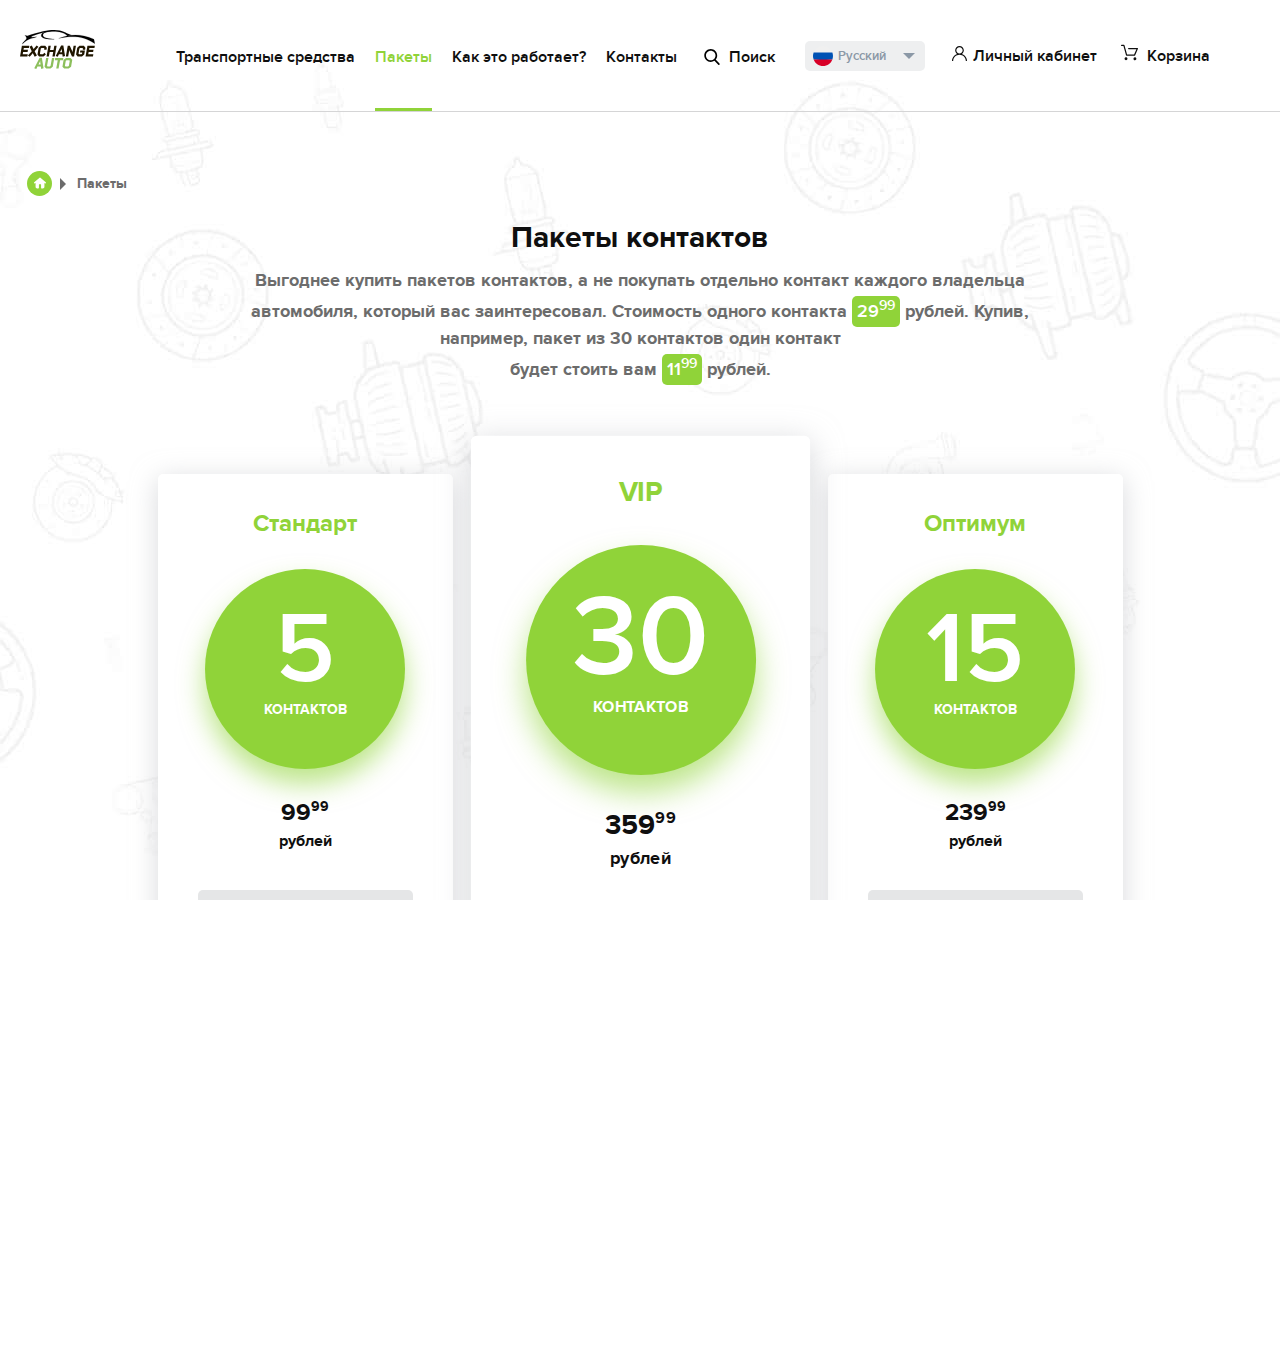
<file: docs/package.html>
<!DOCTYPE html>
<html lang="ru">
<head>
	<meta charset="UTF-8">
	<title>Changeauto</title>
	<meta name = "discription" content = "">
	<meta name = "keywords" content = "">
	<!-- Adaptive -->
	<meta name = "viewport" content = "width=device-width, initial-scale=1.0"/>
	<meta http-equiv="X-UA-Compatible" content="IE=edge"/>
	<!-- Styles -->
	<link rel="stylesheet" href="css/main.css">
	<!-- Fonts -->
	<link rel="stylesheet" href="font/ProximaNova/stylesheet.css">
	<!-- Owl Caroucel -->
	<link rel="stylesheet" href="libs/Owl_carousel/owl.carousel.css">
	<link rel="stylesheet" href="libs/Owl_carousel/owl.theme.default.css">
	<!-- Slick Slider -->
	<link rel="stylesheet" href="libs/slick/slick.css">
	<link rel="stylesheet" href="libs/slick/slick-theme.css">
	<!-- Ui-slider-control -->	
	<link rel="stylesheet" href="libs/Ui_slider/jquery-ui.css">
	<!-- Nice Select -->
	<link rel="stylesheet" href="libs/NiceSelect/css/nice-select.css">
</head>
<body>
	<div class="wrapper">
		<div class="main-page">
			<div class="navigation">
				<div class="navigation_content container">
					<div class="logo-block">
						<a href="index.html" class = "logo-link">
							<svg 
								class = "logo-block_svg" viewBox="0 0 295.44 153.37"><defs>
								<style>.cls-1{fill:none;stroke:#000;stroke-width:0.52px;}
								.cls-2{fill:#201600;}.cls-3{fill:#8cbf5c;}
								</style></defs><path d="M25.17,24.69C155.72-19.24,160.81,6.78,203.1,20.49L187,23.32c-37.7-38.79-148.9-1.72-143.45,6.92Z"/><path class="cls-1" d="M25.17,24.69C155.72-19.24,160.81,6.78,203.1,20.49L187,23.32c-37.7-38.79-148.9-1.72-143.45,6.92Z"/><path d="M113.56,6s-30.94.3-30.13,16.57,51.82,13.67,51.82,13.67S91,35.39,90.18,21.08,127.37,3.39,127.37,3.39Z"/><path class="cls-1" d="M113.56,6s-30.94.3-30.13,16.57,51.82,13.67,51.82,13.67S91,35.39,90.18,21.08,127.37,3.39,127.37,3.39Z"/><path d="M295.06,54.6,291.33,36c-58.78-25.69-100.43-17.29-139.06-2.9C201,22.82,249.06,21.76,295.06,54.6Z"/><path class="cls-1" d="M295.06,54.6,291.33,36c-58.78-25.69-100.43-17.29-139.06-2.9C201,22.82,249.06,21.76,295.06,54.6Z"/><path d="M18.86,21C37.22,37.44,13.48,41.59,8.78,55.66c28.09-26.79,38-19.17,57-28.75C37.13,32.65,34.41,23,18.86,21Z"/><path class="cls-1" d="M18.86,21C37.22,37.44,13.48,41.59,8.78,55.66c28.09-26.79,38-19.17,57-28.75C37.13,32.65,34.41,23,18.86,21Z"/><path class="cls-2" d="M7.4,62.16H36.58L35,70.74H15L13.79,78H31.31l-1.54,8.59H12.25l-1.6,9h20l-1.48,8.58H0Z"/><path class="cls-2" d="M52.85,73.52l.3,2.25h.23l1.13-2.25,11-12.84,6.86,5.39L57.59,83.29l9,16.87-8.7,5.5-6.8-12.72-.3-2.25h-.24l-1.12,2.25L38.11,105.66l-6.8-5.5,15-16.87L37.58,66.07l8.76-5.39Z"/><path class="cls-2" d="M96.71,89.92l5.15,6.27-9.36,8H75l-6.27-7.57,4.74-26.87,8.93-7.58H99.49l6.21,7.58-1.36,7.81H95.17l.77-4.44-2-2.37H84.81L82,73.11,78.48,93.23l2,2.37H90Z"/><path class="cls-2" d="M135.12,62.16h9.17l-7.4,42h-9.17l3-17H116.77l-3,17h-9.18l7.4-42h9.18l-2.9,16.45h13.91Z"/><path class="cls-2" d="M170.74,61l6.69,41.49-9.17,2.9L166.72,96H153.4l-4.56,9.41-8.11-2.9L162,61Zm-6.51,17.16V73.76H164l-1.54,4.38-5,9.83h8.4Z"/><path class="cls-2" d="M189.86,104.18h-9.18l7.4-42h8.23l9.88,22.08.83,3.9h.24l.06-4,3.9-22h9.18l-7.4,42h-8.23l-9.94-22.07L194,78.2h-.24l-.06,4Z"/><path class="cls-2" d="M244.48,93.23l.83-4.79h-9.05l1.3-7.4h18.23l-2.72,15.63-8.82,7.51H227.08l-6.27-7.57,4.73-26.87,8.94-7.58h17.11l6.21,7.58-1.36,7.81h-9.17l.77-4.44-2-2.37h-9.17l-2.78,2.37-3.56,20.12,2,2.37h9.17C242.71,94.77,243.48,94.12,244.48,93.23Z"/><path class="cls-2" d="M265.67,62.16h29.18l-1.54,8.58h-20L272.06,78h17.52L288,86.55H270.52l-1.6,9h20l-1.48,8.58H258.27Z"/><path class="cls-3" d="M86.07,109l6.69,41.49-9.18,2.9L82,144H68.73l-4.56,9.41-8.11-2.9L77.31,109Zm-6.51,17.16v-4.38h-.24l-1.54,4.38-5,9.83h8.41Z"/><path class="cls-3" d="M96.72,144.67l6.1-34.51H112l-5.5,31.07,2,2.37h9.17l2.79-2.37,5.5-31.07h9.17L129,144.67l-8.88,7.51H103Z"/><path class="cls-3" d="M151.94,152.18h-9.18l5.86-33.44H137.08l1.54-8.58h32.26l-1.54,8.58H157.8Z"/><path class="cls-3" d="M199.05,110.16l6.87,7.46-4.74,27.11-9.53,7.45H174.07l-6.92-7.45,4.73-27.11,9.59-7.46Zm-5.21,8.58H183.6l-3.14,2.49-3.55,19.88,2.31,2.49h10.24l3.14-2.49,3.55-19.88Z"/>
							</svg>
						</a>
					</div>
					<div class="link-block">
						<ul class = "link-block_list">
							<li class = link-block_item><a class = "link-block_item-link" href="transport.html">Транспортные средства</a></li>
							<li class = link-block_item><a class = "link-block_item-link link-block_item-link--active" href="package.html">Пакеты</a></li>
							<li class = link-block_item><a class = "link-block_item-link" href="how-to.html">Как это работает?</a></li>
							<li class = link-block_item><a class = "link-block_item-link" href="contact.html">Контакты</a></li>
						</ul>
					</div>
					<div class="contact-block">
						<div class="contact-search-block">
							<a class = "link-block_item-link link-search" href="search.html">
								<svg 
									class = "search-svg" enable-background="new 0 0 56.966 56.966" 
									viewBox="0 0 56.966 56.966"><path d="m55.146 51.887-13.558-14.101c3.486-4.144 5.396-9.358 5.396-14.786 0-12.682-10.318-23-23-23s-23 10.318-23 23 10.318 23 23 23c4.761 0 9.298-1.436 13.177-4.162l13.661 14.208c.571.593 1.339.92 2.162.92.779 0 1.518-.297 2.079-.837 1.192-1.147 1.23-3.049.083-4.242zm-31.162-45.887c9.374 0 17 7.626 17 17s-7.626 17-17 17-17-7.626-17-17 7.626-17 17-17z"/>
								</svg>
								<p class="text-none">Поиск</p>
							</a>
						</div>
						<div class="dropdown-wrap">
							<div class="dropdown" data-dropdown = "open">
								<div class="dropdown-head">
									<p class = "dropdown-text">
										<svg 
											class = "russian-svg" version="1.1" x="0px" y="0px"
											viewBox="0 0 512 512" style="enable-background:new 0 0 512 512;" xml:space="preserve">
											<circle style="fill:#F0F0F0;" cx="256" cy="256" r="256"/>
											<path style="fill:#0052B4;" d="M496.077,345.043C506.368,317.31,512,287.314,512,256s-5.632-61.31-15.923-89.043H15.923
											C5.633,194.69,0,224.686,0,256s5.633,61.31,15.923,89.043L256,367.304L496.077,345.043z"/>
											<path style="fill:#D80027;" d="M256,512c110.071,0,203.906-69.472,240.077-166.957H15.923C52.094,442.528,145.929,512,256,512z"/>
										</svg>
										Русский
									</p>
								</div>
								<div class="dropdown-body">
									<div class="dropdown-item-english">
										<p class = "dropdown-text">
											<svg 
												class = "english-svg" version="1.1" x="0px" y="0px"
												viewBox="0 0 512 512" style="enable-background:new 0 0 512 512;" xml:space="preserve">
												<circle style="fill:#F0F0F0;" cx="256" cy="256" r="256"/>
												<path style="fill:#D80027;" d="M244.87,256H512c0-23.106-3.08-45.49-8.819-66.783H244.87V256z"/>
												<path style="fill:#D80027;" d="M244.87,122.435h229.556c-15.671-25.572-35.708-48.175-59.07-66.783H244.87V122.435z"/>
												<path style="fill:#D80027;" d="M256,512c60.249,0,115.626-20.824,159.356-55.652H96.644C140.374,491.176,195.751,512,256,512z"/>
												<path style="fill:#D80027;" d="M37.574,389.565h436.852c12.581-20.529,22.338-42.969,28.755-66.783H8.819
												C15.236,346.596,24.993,369.036,37.574,389.565z"/>
												<path style="fill:#0052B4;" d="M118.584,39.978h23.329l-21.7,15.765l8.289,25.509l-21.699-15.765L85.104,81.252l7.16-22.037
												C73.158,75.13,56.412,93.776,42.612,114.552h7.475l-13.813,10.035c-2.152,3.59-4.216,7.237-6.194,10.938l6.596,20.301l-12.306-8.941
												c-3.059,6.481-5.857,13.108-8.372,19.873l7.267,22.368h26.822l-21.7,15.765l8.289,25.509l-21.699-15.765l-12.998,9.444
												C0.678,234.537,0,245.189,0,256h256c0-141.384,0-158.052,0-256C205.428,0,158.285,14.67,118.584,39.978z M128.502,230.4
												l-21.699-15.765L85.104,230.4l8.289-25.509l-21.7-15.765h26.822l8.288-25.509l8.288,25.509h26.822l-21.7,15.765L128.502,230.4z
												 M120.213,130.317l8.289,25.509l-21.699-15.765l-21.699,15.765l8.289-25.509l-21.7-15.765h26.822l8.288-25.509l8.288,25.509h26.822
												L120.213,130.317z M220.328,230.4l-21.699-15.765L176.93,230.4l8.289-25.509l-21.7-15.765h26.822l8.288-25.509l8.288,25.509h26.822
												l-21.7,15.765L220.328,230.4z M212.039,130.317l8.289,25.509l-21.699-15.765l-21.699,15.765l8.289-25.509l-21.7-15.765h26.822
												l8.288-25.509l8.288,25.509h26.822L212.039,130.317z M212.039,55.743l8.289,25.509l-21.699-15.765L176.93,81.252l8.289-25.509
												l-21.7-15.765h26.822l8.288-25.509l8.288,25.509h26.822L212.039,55.743z"/>
											</svg>
											English
										</p>
									</div>
									<div class="dropdown-item-deutch">
										<p class = "dropdown-text">
											<svg 
												class = "germany-svg" version="1.1" x="0px" y="0px"
												viewBox="0 0 512 512" style="enable-background:new 0 0 512 512;" xml:space="preserve">
												<path style="fill:#FFDA44;" d="M15.923,345.043C52.094,442.527,145.929,512,256,512s203.906-69.473,240.077-166.957L256,322.783
												L15.923,345.043z"/>
												<path d="M256,0C145.929,0,52.094,69.472,15.923,166.957L256,189.217l240.077-22.261C459.906,69.472,366.071,0,256,0z"/>
												<path style="fill:#D80027;" d="M15.923,166.957C5.633,194.69,0,224.686,0,256s5.633,61.31,15.923,89.043h480.155
												C506.368,317.31,512,287.314,512,256s-5.632-61.31-15.923-89.043H15.923z"/>
											</svg>
											Deutsch
										</p>
									</div>
								</div>
							</div>
						</div>
						<div class="user-block">
							<a href="lk-user-auth.html" class="user-link">
								<svg 
									class = "user-svg" version="1.1" x="0px" y="0px"
	 								viewBox="0 0 512 512" style="enable-background:new 0 0 512 512;" xml:space="preserve">
									<path d="M437.02,330.98c-27.883-27.882-61.071-48.523-97.281-61.018C378.521,243.251,404,198.548,404,148
									C404,66.393,337.607,0,256,0S108,66.393,108,148c0,50.548,25.479,95.251,64.262,121.962
									c-36.21,12.495-69.398,33.136-97.281,61.018C26.629,379.333,0,443.62,0,512h40c0-119.103,96.897-216,216-216s216,96.897,216,216
									h40C512,443.62,485.371,379.333,437.02,330.98z M256,256c-59.551,0-108-48.448-108-108S196.449,40,256,40
									c59.551,0,108,48.448,108,108S315.551,256,256,256z"/>
								</svg>
								<p class="text-none">Личный кабинет</p>
							</a>
						</div>
						<div class="backet-block">
							<!-- <div class="bascket-count">15</div> -->
							<a href="bascket.html" class="bascket-link">
								<svg 
									class = "bascket-svg" version="1.1" x="0px" y="0px"
									viewBox="0 0 459.529 459.529" style="enable-background:new 0 0 459.529 459.529;" xml:space="preserve">
									<path d="M17,55.231h48.733l69.417,251.033c1.983,7.367,8.783,12.467,16.433,12.467h213.35c6.8,0,12.75-3.967,15.583-10.2
									l77.633-178.5c2.267-5.383,1.7-11.333-1.417-16.15c-3.117-4.817-8.5-7.65-14.167-7.65H206.833c-9.35,0-17,7.65-17,17
									s7.65,17,17,17H416.5l-62.9,144.5H164.333L94.917,33.698c-1.983-7.367-8.783-12.467-16.433-12.467H17c-9.35,0-17,7.65-17,17
									S7.65,55.231,17,55.231z"/>
									<path d="M135.433,438.298c21.25,0,38.533-17.283,38.533-38.533s-17.283-38.533-38.533-38.533S96.9,378.514,96.9,399.764
									S114.183,438.298,135.433,438.298z"/>
									<path d="M376.267,438.298c0.85,0,1.983,0,2.833,0c10.2-0.85,19.55-5.383,26.35-13.317c6.8-7.65,9.917-17.567,9.35-28.05
									c-1.417-20.967-19.833-37.117-41.083-35.7c-21.25,1.417-37.117,20.117-35.7,41.083
									C339.433,422.431,356.15,438.298,376.267,438.298z"/>
								</svg>
								<p class="text-none">Корзина</p>
							</a>
						</div>
						<div class="burger-menu-button">
							<svg 
								class = "burger-svg" version="1.1" x="0px" y="0px"
								viewBox="0 0 50 50" style="enable-background:new 0 0 50 50;" xml:space="preserve">
								<rect y="2" width="50" height="4"/>
								<rect y="16" width="50" height="4"/>
								<rect y="30" width="50" height="4"/>
								<rect y="44" width="50" height="4"/>
							</svg>
						</div>
					</div>
				</div>
			</div>
			<!-- INNER-PAGE-WRAP -->
			<div class="wrap-inner-page container">
				<div class="inner-home-link-wrap">
					<a class = "inner-home-link" href="index.html">
						<div class="inner-home-icon">
							<svg 
								class = "home-icon-svg" version="1.1" x="0px" y="0px" width="25" height="25" viewBox="0 0 72.231 72.232" style="enable-background:new 0 0 72.231 72.232;" xml:space="preserve">
								<path d="M70.854,32.011L38.771,4.543c-0.1-0.085-0.209-0.149-0.314-0.223c-0.084-0.06-0.163-0.126-0.251-0.179
								c-0.123-0.072-0.252-0.127-0.381-0.187c-0.098-0.045-0.191-0.099-0.292-0.136c-0.123-0.045-0.25-0.07-0.376-0.104
								c-0.258-0.067-0.519-0.11-0.784-0.127c-0.086-0.005-0.171-0.021-0.257-0.021c-0.124,0-0.247,0.021-0.37,0.032
								c-0.119,0.011-0.239,0.013-0.357,0.034c-0.115,0.021-0.226,0.06-0.339,0.09c-0.124,0.033-0.249,0.061-0.37,0.105
								c-0.105,0.04-0.205,0.096-0.309,0.145c-0.121,0.058-0.244,0.111-0.36,0.181c-0.098,0.059-0.188,0.132-0.28,0.198
								c-0.089,0.064-0.184,0.118-0.268,0.19L1.377,32.011c-1.677,1.437-1.846,3.934-0.379,5.575c1.463,1.64,4.012,1.812,5.686,0.375
								l2.768-2.369v23.174c0,5.461,4.532,9.898,10.105,9.898h6.021c2.227,0,4.031-1.769,4.031-3.949V46.078
								c0-1.105,0.918-2.002,2.042-2.002h8.925c1.128,0,2.045,0.896,2.045,2.002v18.18c0,0.271,0.027,0.533,0.083,0.805l0.1,0.459
								c0.391,1.835,2.036,3.145,3.947,3.145h5.923c5.574,0,10.109-4.438,10.109-9.898V35.593l2.764,2.367
								c0.765,0.653,1.707,0.979,2.651,0.979c1.121,0,2.237-0.459,3.035-1.354C72.7,35.945,72.531,33.448,70.854,32.011z"/>
							</svg>
						</div>
					</a>
					<a href="#!" class="link-name-section">Пакеты</a>
				</div>
				<div class="package-page-content">
					<div class="package-page-title-wrap">
						<h2 class="package-page-title">Пакеты контактов</h2>
						<p class="package-page-sub-title">Выгоднее купить пакетов контактов, а не покупать отдельно контакт каждого владельца автомобиля, который вас заинтересовал. Стоимость одного контакта  <span class = "span-green-mark">29<sup class = "small-digit">99</sup></span> рублей. Купив, например, пакет из 30 контактов один контакт <br>будет стоить вам <span class = "span-green-mark">11<sup class = "small-digit">99</sup></span> рублей.</p>
					</div>
					<div class="package-page-block-card">
							<div class="package-page-card">
								<h3 class="package-page-card-title">Стандарт</h3>
								<div class="package-page-card-circle">
									<p class="package-page-card-circle-digit">5</p>
									<p class="package-page-card-circle-contact">контактов</p>
								</div>
								<span class="package-page-card-cost">99<sup class = "small-digit">99</sup></span>
								<span class="package-page-card-rub">рублей</span>
			 					<button class="package-page-card-button">купить пакет</button>
							</div>
							<div class="package-page-card active">
								<h3 class="package-page-card-title">VIP</h3>
								<div class="package-page-card-circle">
									<p class="package-page-card-circle-digit">30</p>
									<p class="package-page-card-circle-contact">контактов</p>
								</div>
								<span class="package-page-card-cost">359<sup class = "small-digit">99</sup></span>
								<span class="package-page-card-rub">рублей</span>
								<button class="package-page-card-button">купить пакет</button>
							</div>
						<div class="package-page-card">
							<h3 class="package-page-card-title">Оптимум</h3>
							<div class="package-page-card-circle">
								<p class="package-page-card-circle-digit">15</p>
								<p class="package-page-card-circle-contact">контактов</p>
							</div>
							<span class="package-page-card-cost">239<sup class = "small-digit">99</sup></span>
							<span class="package-page-card-rub">рублей</span>
							<button class="package-page-card-button">купить пакет</button>
						</div>
					</div>
					<div class="package-page-bottom-text-wrap">
						<p class="package-page-bottom-text">Все платежи происходят через сервис UnitPay. Они проходит через безопасное соединение, поэтому ваши данные надежно защищены.</p>
					</div>
				</div>
			</div>
		</div>
		<!-- FOOTER -->
		<footer class="footer">
			<div class="footer-navigation">
				<div class="footer-navigation_content container">
					<div class="footer-logo-block">
						<a href="index.html" class = "logo-link">
							<svg 
								class = "logo-block_svg" viewBox="0 0 295.44 153.37"><defs>
								<style>.cls-1{fill:none;stroke:#000;stroke-width:0.52px;}
								.cls-2{fill:#201600;}.cls-3{fill:#8cbf5c;}
								</style></defs><path d="M25.17,24.69C155.72-19.24,160.81,6.78,203.1,20.49L187,23.32c-37.7-38.79-148.9-1.72-143.45,6.92Z"/><path class="cls-1" d="M25.17,24.69C155.72-19.24,160.81,6.78,203.1,20.49L187,23.32c-37.7-38.79-148.9-1.72-143.45,6.92Z"/><path d="M113.56,6s-30.94.3-30.13,16.57,51.82,13.67,51.82,13.67S91,35.39,90.18,21.08,127.37,3.39,127.37,3.39Z"/><path class="cls-1" d="M113.56,6s-30.94.3-30.13,16.57,51.82,13.67,51.82,13.67S91,35.39,90.18,21.08,127.37,3.39,127.37,3.39Z"/><path d="M295.06,54.6,291.33,36c-58.78-25.69-100.43-17.29-139.06-2.9C201,22.82,249.06,21.76,295.06,54.6Z"/><path class="cls-1" d="M295.06,54.6,291.33,36c-58.78-25.69-100.43-17.29-139.06-2.9C201,22.82,249.06,21.76,295.06,54.6Z"/><path d="M18.86,21C37.22,37.44,13.48,41.59,8.78,55.66c28.09-26.79,38-19.17,57-28.75C37.13,32.65,34.41,23,18.86,21Z"/><path class="cls-1" d="M18.86,21C37.22,37.44,13.48,41.59,8.78,55.66c28.09-26.79,38-19.17,57-28.75C37.13,32.65,34.41,23,18.86,21Z"/><path class="cls-2" d="M7.4,62.16H36.58L35,70.74H15L13.79,78H31.31l-1.54,8.59H12.25l-1.6,9h20l-1.48,8.58H0Z"/><path class="cls-2" d="M52.85,73.52l.3,2.25h.23l1.13-2.25,11-12.84,6.86,5.39L57.59,83.29l9,16.87-8.7,5.5-6.8-12.72-.3-2.25h-.24l-1.12,2.25L38.11,105.66l-6.8-5.5,15-16.87L37.58,66.07l8.76-5.39Z"/><path class="cls-2" d="M96.71,89.92l5.15,6.27-9.36,8H75l-6.27-7.57,4.74-26.87,8.93-7.58H99.49l6.21,7.58-1.36,7.81H95.17l.77-4.44-2-2.37H84.81L82,73.11,78.48,93.23l2,2.37H90Z"/><path class="cls-2" d="M135.12,62.16h9.17l-7.4,42h-9.17l3-17H116.77l-3,17h-9.18l7.4-42h9.18l-2.9,16.45h13.91Z"/><path class="cls-2" d="M170.74,61l6.69,41.49-9.17,2.9L166.72,96H153.4l-4.56,9.41-8.11-2.9L162,61Zm-6.51,17.16V73.76H164l-1.54,4.38-5,9.83h8.4Z"/><path class="cls-2" d="M189.86,104.18h-9.18l7.4-42h8.23l9.88,22.08.83,3.9h.24l.06-4,3.9-22h9.18l-7.4,42h-8.23l-9.94-22.07L194,78.2h-.24l-.06,4Z"/><path class="cls-2" d="M244.48,93.23l.83-4.79h-9.05l1.3-7.4h18.23l-2.72,15.63-8.82,7.51H227.08l-6.27-7.57,4.73-26.87,8.94-7.58h17.11l6.21,7.58-1.36,7.81h-9.17l.77-4.44-2-2.37h-9.17l-2.78,2.37-3.56,20.12,2,2.37h9.17C242.71,94.77,243.48,94.12,244.48,93.23Z"/><path class="cls-2" d="M265.67,62.16h29.18l-1.54,8.58h-20L272.06,78h17.52L288,86.55H270.52l-1.6,9h20l-1.48,8.58H258.27Z"/><path class="cls-3" d="M86.07,109l6.69,41.49-9.18,2.9L82,144H68.73l-4.56,9.41-8.11-2.9L77.31,109Zm-6.51,17.16v-4.38h-.24l-1.54,4.38-5,9.83h8.41Z"/><path class="cls-3" d="M96.72,144.67l6.1-34.51H112l-5.5,31.07,2,2.37h9.17l2.79-2.37,5.5-31.07h9.17L129,144.67l-8.88,7.51H103Z"/><path class="cls-3" d="M151.94,152.18h-9.18l5.86-33.44H137.08l1.54-8.58h32.26l-1.54,8.58H157.8Z"/><path class="cls-3" d="M199.05,110.16l6.87,7.46-4.74,27.11-9.53,7.45H174.07l-6.92-7.45,4.73-27.11,9.59-7.46Zm-5.21,8.58H183.6l-3.14,2.49-3.55,19.88,2.31,2.49h10.24l3.14-2.49,3.55-19.88Z"/>
							</svg>
						</a>
					</div>
					<div class="footer-link-block">
						<ul class = "footer-link-block_list">
							<li class = footer-link-block_item><a class = "footer-link-block_item-link" href="transport.html">Транспортные средства</a></li>
							<li class = footer-link-block_item><a class = "footer-link-block_item-link footer-link-block_item-link--active" href="package.html">Пакеты</a></li>
							<li class = footer-link-block_item><a class = "footer-link-block_item-link" href="how-to.html">Как это работает?</a></li>
							<li class = footer-link-block_item><a class = "footer-link-block_item-link" href="contact.html">Контакты</a></li>
						</ul>
						<div class="footer-dropdown-wrap">
							<div class="footer-dropdown" data-dropdown = "open">
								<div class="dropdown-head">
									<p class = "dropdown-text">
										<svg 
											class = "russian-svg" version="1.1" x="0px" y="0px"
											viewBox="0 0 512 512" style="enable-background:new 0 0 512 512;" xml:space="preserve">
											<circle style="fill:#F0F0F0;" cx="256" cy="256" r="256"/>
											<path style="fill:#0052B4;" d="M496.077,345.043C506.368,317.31,512,287.314,512,256s-5.632-61.31-15.923-89.043H15.923
											C5.633,194.69,0,224.686,0,256s5.633,61.31,15.923,89.043L256,367.304L496.077,345.043z"/>
											<path style="fill:#D80027;" d="M256,512c110.071,0,203.906-69.472,240.077-166.957H15.923C52.094,442.528,145.929,512,256,512z"/>
										</svg>
										Русский
									</p>
								</div>
								<div class="dropdown-body">
									<div class="dropdown-item-english">
										<p class = "dropdown-text">
											<svg 
												class = "english-svg" version="1.1" x="0px" y="0px"
												viewBox="0 0 512 512" style="enable-background:new 0 0 512 512;" xml:space="preserve">
												<circle style="fill:#F0F0F0;" cx="256" cy="256" r="256"/>
												<path style="fill:#D80027;" d="M244.87,256H512c0-23.106-3.08-45.49-8.819-66.783H244.87V256z"/>
												<path style="fill:#D80027;" d="M244.87,122.435h229.556c-15.671-25.572-35.708-48.175-59.07-66.783H244.87V122.435z"/>
												<path style="fill:#D80027;" d="M256,512c60.249,0,115.626-20.824,159.356-55.652H96.644C140.374,491.176,195.751,512,256,512z"/>
												<path style="fill:#D80027;" d="M37.574,389.565h436.852c12.581-20.529,22.338-42.969,28.755-66.783H8.819
												C15.236,346.596,24.993,369.036,37.574,389.565z"/>
												<path style="fill:#0052B4;" d="M118.584,39.978h23.329l-21.7,15.765l8.289,25.509l-21.699-15.765L85.104,81.252l7.16-22.037
												C73.158,75.13,56.412,93.776,42.612,114.552h7.475l-13.813,10.035c-2.152,3.59-4.216,7.237-6.194,10.938l6.596,20.301l-12.306-8.941
												c-3.059,6.481-5.857,13.108-8.372,19.873l7.267,22.368h26.822l-21.7,15.765l8.289,25.509l-21.699-15.765l-12.998,9.444
												C0.678,234.537,0,245.189,0,256h256c0-141.384,0-158.052,0-256C205.428,0,158.285,14.67,118.584,39.978z M128.502,230.4
												l-21.699-15.765L85.104,230.4l8.289-25.509l-21.7-15.765h26.822l8.288-25.509l8.288,25.509h26.822l-21.7,15.765L128.502,230.4z
												 M120.213,130.317l8.289,25.509l-21.699-15.765l-21.699,15.765l8.289-25.509l-21.7-15.765h26.822l8.288-25.509l8.288,25.509h26.822
												L120.213,130.317z M220.328,230.4l-21.699-15.765L176.93,230.4l8.289-25.509l-21.7-15.765h26.822l8.288-25.509l8.288,25.509h26.822
												l-21.7,15.765L220.328,230.4z M212.039,130.317l8.289,25.509l-21.699-15.765l-21.699,15.765l8.289-25.509l-21.7-15.765h26.822
												l8.288-25.509l8.288,25.509h26.822L212.039,130.317z M212.039,55.743l8.289,25.509l-21.699-15.765L176.93,81.252l8.289-25.509
												l-21.7-15.765h26.822l8.288-25.509l8.288,25.509h26.822L212.039,55.743z"/>
											</svg>
											English
										</p>
									</div>
									<div class="dropdown-item-deutch">
										<p class = "dropdown-text">
											<svg 
												class = "germany-svg" version="1.1" x="0px" y="0px"
												viewBox="0 0 512 512" style="enable-background:new 0 0 512 512;" xml:space="preserve">
												<path style="fill:#FFDA44;" d="M15.923,345.043C52.094,442.527,145.929,512,256,512s203.906-69.473,240.077-166.957L256,322.783
												L15.923,345.043z"/>
												<path d="M256,0C145.929,0,52.094,69.472,15.923,166.957L256,189.217l240.077-22.261C459.906,69.472,366.071,0,256,0z"/>
												<path style="fill:#D80027;" d="M15.923,166.957C5.633,194.69,0,224.686,0,256s5.633,61.31,15.923,89.043h480.155
												C506.368,317.31,512,287.314,512,256s-5.632-61.31-15.923-89.043H15.923z"/>
											</svg>
											Deutsch
										</p>
									</div>
								</div>
							</div>
						</div>
					</div>
					<div class="footer-contact-block">
						<div class="footer-user-block">
							<a href="lk-user-auth.html" class="footer-user-link">
								<svg 
									class = "user-svg" version="1.1" x="0px" y="0px"
	 								viewBox="0 0 512 512" style="enable-background:new 0 0 512 512;" xml:space="preserve">
									<path d="M437.02,330.98c-27.883-27.882-61.071-48.523-97.281-61.018C378.521,243.251,404,198.548,404,148
									C404,66.393,337.607,0,256,0S108,66.393,108,148c0,50.548,25.479,95.251,64.262,121.962
									c-36.21,12.495-69.398,33.136-97.281,61.018C26.629,379.333,0,443.62,0,512h40c0-119.103,96.897-216,216-216s216,96.897,216,216
									h40C512,443.62,485.371,379.333,437.02,330.98z M256,256c-59.551,0-108-48.448-108-108S196.449,40,256,40
									c59.551,0,108,48.448,108,108S315.551,256,256,256z"/>
								</svg>
								Личный кабинет
							</a>
						</div>
						<div class="footer-backet-block">
							<div class="bascket-count">15</div>
							<a href="bascket.html" class="footer-bascket-link">
								<svg 
									class = "bascket-svg" version="1.1" x="0px" y="0px"
									viewBox="0 0 459.529 459.529" style="enable-background:new 0 0 459.529 459.529;" xml:space="preserve">
									<path d="M17,55.231h48.733l69.417,251.033c1.983,7.367,8.783,12.467,16.433,12.467h213.35c6.8,0,12.75-3.967,15.583-10.2
									l77.633-178.5c2.267-5.383,1.7-11.333-1.417-16.15c-3.117-4.817-8.5-7.65-14.167-7.65H206.833c-9.35,0-17,7.65-17,17
									s7.65,17,17,17H416.5l-62.9,144.5H164.333L94.917,33.698c-1.983-7.367-8.783-12.467-16.433-12.467H17c-9.35,0-17,7.65-17,17
									S7.65,55.231,17,55.231z"/>
									<path d="M135.433,438.298c21.25,0,38.533-17.283,38.533-38.533s-17.283-38.533-38.533-38.533S96.9,378.514,96.9,399.764
									S114.183,438.298,135.433,438.298z"/>
									<path d="M376.267,438.298c0.85,0,1.983,0,2.833,0c10.2-0.85,19.55-5.383,26.35-13.317c6.8-7.65,9.917-17.567,9.35-28.05
									c-1.417-20.967-19.833-37.117-41.083-35.7c-21.25,1.417-37.117,20.117-35.7,41.083
									C339.433,422.431,356.15,438.298,376.267,438.298z"/>
								</svg>
								Корзина
							</a>
						</div>
						<div class="footer-search-block">
							<a class = "footer-link-search" href="search.html">
								<svg 
									class = "search-svg" enable-background="new 0 0 56.966 56.966" 
									viewBox="0 0 56.966 56.966"><path d="m55.146 51.887-13.558-14.101c3.486-4.144 5.396-9.358 5.396-14.786 0-12.682-10.318-23-23-23s-23 10.318-23 23 10.318 23 23 23c4.761 0 9.298-1.436 13.177-4.162l13.661 14.208c.571.593 1.339.92 2.162.92.779 0 1.518-.297 2.079-.837 1.192-1.147 1.23-3.049.083-4.242zm-31.162-45.887c9.374 0 17 7.626 17 17s-7.626 17-17 17-17-7.626-17-17 7.626-17 17-17z"/>
								</svg>
								<p class="text-none">Поиск</p>
							</a>
						</div>
					</div>
				</div>
			</div>
			<div class="footer-bottom-block container">
				<p class="footer-copy">Все права защищены © 2019</p>
				<a href="#!" class="footer-user-license">Пользовательское соглашение</a>
				<div class="footer-payment-card">
					<a href="#!" class="visa-card">
						<svg 
							class = "visa-svg" version="1.1" x="0px" y="0px"
							viewBox="0 0 512 512" style="enable-background:new 0 0 512 512;" xml:space="preserve">
							<path style="fill:#FFFFFF;" d="M512,402.281c0,16.716-13.55,30.267-30.265,30.267H30.265C13.55,432.549,0,418.997,0,402.281V109.717
							c0-16.716,13.55-30.266,30.265-30.266h451.47c16.716,0,30.265,13.551,30.265,30.266V402.281L512,402.281z"/>
							<path style="fill:#F79F1A;" d="M113.64,258.035l-12.022-57.671c-2.055-7.953-8.035-10.319-15.507-10.632H30.993l-0.491,2.635
							C73.431,202.774,101.836,227.88,113.64,258.035z"/>
							<polygon style="fill:#059BBF;" points="241.354,190.892 205.741,190.892 183.499,321.419 219.053,321.419 	"/>
							<path style="fill:#059BBF;" d="M135.345,321.288l56.01-130.307h-37.691l-34.843,89.028l-3.719-13.442
								c-6.83-16.171-26.35-39.446-49.266-54.098l31.85,108.863L135.345,321.288z"/>
							<path style="fill:#059BBF;" d="M342.931,278.75c0.132-14.819-9.383-26.122-29.887-35.458c-12.461-6.03-20.056-10.051-19.965-16.17
							c0-5.406,6.432-11.213,20.368-11.213c11.661-0.179,20.057,2.367,26.624,5.003l3.218,1.475l4.826-28.277
							c-7.059-2.637-18.094-5.451-31.895-5.451c-35.157,0-59.904,17.691-60.128,43.064c-0.224,18.763,17.692,29.216,31.181,35.469
							c13.847,6.374,18.493,10.453,18.404,16.171c-0.089,8.743-11.035,12.73-21.264,12.73c-14.25,0-21.8-1.965-33.509-6.843l-4.55-2.09
							l-4.998,29.249c8.303,3.629,23.668,6.801,39.618,6.933C318.361,323.342,342.663,305.876,342.931,278.75z"/>
							<path style="fill:#059BBF;" d="M385.233,301.855c4.065,0,40.382,0.045,45.566,0.045c1.072,4.545,4.333,19.565,4.333,19.565h33.011
							L439.33,191.027h-27.472c-8.533,0-14.874,2.323-18.628,10.809l-52.845,119.629h37.392
							C377.774,321.465,383.848,305.386,385.233,301.855z M409.622,238.645c-0.176,0.357,2.95-7.549,4.737-12.463l2.411,11.256
							c0,0,6.792,31.182,8.22,37.704h-29.528C398.411,267.638,409.622,238.645,409.622,238.645z"/>
							<path style="fill:#059BBF;" d="M481.735,79.451H30.265C13.55,79.451,0,93.001,0,109.717v31.412h512v-31.412
							C512,93.001,498.451,79.451,481.735,79.451z"/>
							<path style="fill:#F79F1A;" d="M481.735,432.549H30.265C13.55,432.549,0,418.998,0,402.283v-31.412h512v31.412
							C512,418.998,498.451,432.549,481.735,432.549z"/>
							<path style="opacity:0.15;fill:#202121;enable-background:new    ;" d="M21.517,402.281V109.717
							c0-16.716,13.551-30.266,30.267-30.266h-21.52C13.55,79.451,0,93.001,0,109.717v292.565c0,16.716,13.55,30.267,30.265,30.267h21.52
							C35.069,432.549,21.517,418.997,21.517,402.281z"/>
						</svg>
					</a>
					<a href="#!" class="master-card">
						<svg 
							class = "mastercard-svg" version="1.1" x="0px" y="0px"
							viewBox="0 0 504 504" style="enable-background:new 0 0 504 504;" xml:space="preserve">
							<path style="fill:#FFB600;" d="M504,252c0,83.2-67.2,151.2-151.2,151.2c-83.2,0-151.2-68-151.2-151.2l0,0
							c0-83.2,67.2-151.2,150.4-151.2C436.8,100.8,504,168.8,504,252L504,252z"/>
							<path style="fill:#F7981D;" d="M352.8,100.8c83.2,0,151.2,68,151.2,151.2l0,0c0,83.2-67.2,151.2-151.2,151.2
							c-83.2,0-151.2-68-151.2-151.2"/>
							<path style="fill:#FF8500;" d="M352.8,100.8c83.2,0,151.2,68,151.2,151.2l0,0c0,83.2-67.2,151.2-151.2,151.2"/>
							<path style="fill:#FF5050;" d="M149.6,100.8C67.2,101.6,0,168.8,0,252s67.2,151.2,151.2,151.2c39.2,0,74.4-15.2,101.6-39.2l0,0l0,0
							c5.6-4.8,10.4-10.4,15.2-16h-31.2c-4-4.8-8-10.4-11.2-15.2h53.6c3.2-4.8,6.4-10.4,8.8-16h-71.2c-2.4-4.8-4.8-10.4-6.4-16h83.2
							c4.8-15.2,8-31.2,8-48c0-11.2-1.6-21.6-3.2-32h-92.8c0.8-5.6,2.4-10.4,4-16h83.2c-1.6-5.6-4-11.2-6.4-16H216
							c2.4-5.6,5.6-10.4,8.8-16h53.6c-3.2-5.6-7.2-11.2-12-16h-29.6c4.8-5.6,9.6-10.4,15.2-15.2c-26.4-24.8-62.4-39.2-101.6-39.2
							C150.4,100.8,150.4,100.8,149.6,100.8z"/>
							<path style="fill:#E52836;" d="M0,252c0,83.2,67.2,151.2,151.2,151.2c39.2,0,74.4-15.2,101.6-39.2l0,0l0,0
							c5.6-4.8,10.4-10.4,15.2-16h-31.2c-4-4.8-8-10.4-11.2-15.2h53.6c3.2-4.8,6.4-10.4,8.8-16h-71.2c-2.4-4.8-4.8-10.4-6.4-16h83.2
							c4.8-15.2,8-31.2,8-48c0-11.2-1.6-21.6-3.2-32h-92.8c0.8-5.6,2.4-10.4,4-16h83.2c-1.6-5.6-4-11.2-6.4-16H216
							c2.4-5.6,5.6-10.4,8.8-16h53.6c-3.2-5.6-7.2-11.2-12-16h-29.6c4.8-5.6,9.6-10.4,15.2-15.2c-26.4-24.8-62.4-39.2-101.6-39.2h-0.8"/>
							<path style="fill:#CB2026;" d="M151.2,403.2c39.2,0,74.4-15.2,101.6-39.2l0,0l0,0c5.6-4.8,10.4-10.4,15.2-16h-31.2
							c-4-4.8-8-10.4-11.2-15.2h53.6c3.2-4.8,6.4-10.4,8.8-16h-71.2c-2.4-4.8-4.8-10.4-6.4-16h83.2c4.8-15.2,8-31.2,8-48
							c0-11.2-1.6-21.6-3.2-32h-92.8c0.8-5.6,2.4-10.4,4-16h83.2c-1.6-5.6-4-11.2-6.4-16H216c2.4-5.6,5.6-10.4,8.8-16h53.6
							c-3.2-5.6-7.2-11.2-12-16h-29.6c4.8-5.6,9.6-10.4,15.2-15.2c-26.4-24.8-62.4-39.2-101.6-39.2h-0.8"/>
							<path style="fill:#FFFFFF;" d="M204.8,290.4l2.4-13.6c-0.8,0-2.4,0.8-4,0.8c-5.6,0-6.4-3.2-5.6-4.8l4.8-28h8.8l2.4-15.2h-8l1.6-9.6
							h-16c0,0-9.6,52.8-9.6,59.2c0,9.6,5.6,13.6,12.8,13.6C199.2,292.8,203.2,291.2,204.8,290.4z"/>
							<path style="fill:#FFFFFF;" d="M210.4,264.8c0,22.4,15.2,28,28,28c12,0,16.8-2.4,16.8-2.4l3.2-15.2c0,0-8.8,4-16.8,4
							c-17.6,0-14.4-12.8-14.4-12.8H260c0,0,2.4-10.4,2.4-14.4c0-10.4-5.6-23.2-23.2-23.2C222.4,227.2,210.4,244.8,210.4,264.8z
							M238.4,241.6c8.8,0,7.2,10.4,7.2,11.2H228C228,252,229.6,241.6,238.4,241.6z"/>
							<path style="fill:#FFFFFF;" d="M340,290.4l3.2-17.6c0,0-8,4-13.6,4c-11.2,0-16-8.8-16-18.4c0-19.2,9.6-29.6,20.8-29.6
							c8,0,14.4,4.8,14.4,4.8l2.4-16.8c0,0-9.6-4-18.4-4c-18.4,0-36.8,16-36.8,46.4c0,20,9.6,33.6,28.8,33.6
							C331.2,292.8,340,290.4,340,290.4z"/>
							<path style="fill:#FFFFFF;" d="M116.8,227.2c-11.2,0-19.2,3.2-19.2,3.2L95.2,244c0,0,7.2-3.2,17.6-3.2c5.6,0,10.4,0.8,10.4,5.6
							c0,3.2-0.8,4-0.8,4s-4.8,0-7.2,0c-13.6,0-28.8,5.6-28.8,24c0,14.4,9.6,17.6,15.2,17.6c11.2,0,16-7.2,16.8-7.2l-0.8,6.4H132l6.4-44
							C138.4,228,122.4,227.2,116.8,227.2z M120,263.2c0,2.4-1.6,15.2-11.2,15.2c-4.8,0-6.4-4-6.4-6.4c0-4,2.4-9.6,14.4-9.6
							C119.2,263.2,120,263.2,120,263.2z"/>
							<path style="fill:#FFFFFF;" d="M153.6,292c4,0,24,0.8,24-20.8c0-20-19.2-16-19.2-24c0-4,3.2-5.6,8.8-5.6c2.4,0,11.2,0.8,11.2,0.8
							l2.4-14.4c0,0-5.6-1.6-15.2-1.6c-12,0-24,4.8-24,20.8c0,18.4,20,16.8,20,24c0,4.8-5.6,5.6-9.6,5.6c-7.2,0-14.4-2.4-14.4-2.4
							l-2.4,14.4C136,290.4,140,292,153.6,292z"/>
							<path style="fill:#FFFFFF;" d="M472.8,214.4l-3.2,21.6c0,0-6.4-8-15.2-8c-14.4,0-27.2,17.6-27.2,38.4c0,12.8,6.4,26.4,20,26.4
							c9.6,0,15.2-6.4,15.2-6.4l-0.8,5.6h16l12-76.8L472.8,214.4z M465.6,256.8c0,8.8-4,20-12.8,20c-5.6,0-8.8-4.8-8.8-12.8
							c0-12.8,5.6-20.8,12.8-20.8C462.4,243.2,465.6,247.2,465.6,256.8z"/>
							<path style="fill:#FFFFFF;" d="M29.6,291.2l9.6-57.6l1.6,57.6H52l20.8-57.6L64,291.2h16.8l12.8-76.8H67.2l-16,47.2l-0.8-47.2H27.2
							l-12.8,76.8H29.6z"/>
							<path style="fill:#FFFFFF;" d="M277.6,291.2c4.8-26.4,5.6-48,16.8-44c1.6-10.4,4-14.4,5.6-18.4c0,0-0.8,0-3.2,0
							c-7.2,0-12.8,9.6-12.8,9.6l1.6-8.8h-15.2L260,292h17.6V291.2z"/>
							<path style="fill:#FFFFFF;" d="M376.8,227.2c-11.2,0-19.2,3.2-19.2,3.2l-2.4,13.6c0,0,7.2-3.2,17.6-3.2c5.6,0,10.4,0.8,10.4,5.6
							c0,3.2-0.8,4-0.8,4s-4.8,0-7.2,0c-13.6,0-28.8,5.6-28.8,24c0,14.4,9.6,17.6,15.2,17.6c11.2,0,16-7.2,16.8-7.2l-0.8,6.4H392l6.4-44
							C399.2,228,382.4,227.2,376.8,227.2z M380.8,263.2c0,2.4-1.6,15.2-11.2,15.2c-4.8,0-6.4-4-6.4-6.4c0-4,2.4-9.6,14.4-9.6
							C380,263.2,380,263.2,380.8,263.2z"/>
							<path style="fill:#FFFFFF;" d="M412,291.2c4.8-26.4,5.6-48,16.8-44c1.6-10.4,4-14.4,5.6-18.4c0,0-0.8,0-3.2,0
							c-7.2,0-12.8,9.6-12.8,9.6l1.6-8.8h-15.2L394.4,292H412V291.2z"/>
							<path style="fill:#DCE5E5;" d="M180,279.2c0,9.6,5.6,13.6,12.8,13.6c5.6,0,10.4-1.6,12-2.4l2.4-13.6c-0.8,0-2.4,0.8-4,0.8
							c-5.6,0-6.4-3.2-5.6-4.8l4.8-28h8.8l2.4-15.2h-8l1.6-9.6"/>
							<path style="fill:#DCE5E5;" d="M218.4,264.8c0,22.4,7.2,28,20,28c12,0,16.8-2.4,16.8-2.4l3.2-15.2c0,0-8.8,4-16.8,4
							c-17.6,0-14.4-12.8-14.4-12.8H260c0,0,2.4-10.4,2.4-14.4c0-10.4-5.6-23.2-23.2-23.2C222.4,227.2,218.4,244.8,218.4,264.8z
							M238.4,241.6c8.8,0,10.4,10.4,10.4,11.2H228C228,252,229.6,241.6,238.4,241.6z"/>
							<path style="fill:#DCE5E5;" d="M340,290.4l3.2-17.6c0,0-8,4-13.6,4c-11.2,0-16-8.8-16-18.4c0-19.2,9.6-29.6,20.8-29.6
							c8,0,14.4,4.8,14.4,4.8l2.4-16.8c0,0-9.6-4-18.4-4c-18.4,0-28.8,16-28.8,46.4c0,20,1.6,33.6,20.8,33.6
							C331.2,292.8,340,290.4,340,290.4z"/>
							<path style="fill:#DCE5E5;" d="M95.2,244.8c0,0,7.2-3.2,17.6-3.2c5.6,0,10.4,0.8,10.4,5.6c0,3.2-0.8,4-0.8,4s-4.8,0-7.2,0
							c-13.6,0-28.8,5.6-28.8,24c0,14.4,9.6,17.6,15.2,17.6c11.2,0,16-7.2,16.8-7.2l-0.8,6.4H132l6.4-44c0-18.4-16-19.2-22.4-19.2
							M128,263.2c0,2.4-9.6,15.2-19.2,15.2c-4.8,0-6.4-4-6.4-6.4c0-4,2.4-9.6,14.4-9.6C119.2,263.2,128,263.2,128,263.2z"/>
							<path style="fill:#DCE5E5;" d="M136,290.4c0,0,4.8,1.6,18.4,1.6c4,0,24,0.8,24-20.8c0-20-19.2-16-19.2-24c0-4,3.2-5.6,8.8-5.6
							c2.4,0,11.2,0.8,11.2,0.8l2.4-14.4c0,0-5.6-1.6-15.2-1.6c-12,0-16,4.8-16,20.8c0,18.4,12,16.8,12,24c0,4.8-5.6,5.6-9.6,5.6"/>
							<path style="fill:#DCE5E5;" d="M469.6,236c0,0-6.4-8-15.2-8c-14.4,0-19.2,17.6-19.2,38.4c0,12.8-1.6,26.4,12,26.4
							c9.6,0,15.2-6.4,15.2-6.4l-0.8,5.6h16l12-76.8 M468.8,256.8c0,8.8-7.2,20-16,20c-5.6,0-8.8-4.8-8.8-12.8c0-12.8,5.6-20.8,12.8-20.8
							C462.4,243.2,468.8,247.2,468.8,256.8z"/>
							<path style="fill:#DCE5E5;" d="M29.6,291.2l9.6-57.6l1.6,57.6H52l20.8-57.6L64,291.2h16.8l12.8-76.8h-20l-22.4,47.2l-0.8-47.2h-8.8
							l-27.2,76.8H29.6z"/>
							<path style="fill:#DCE5E5;" d="M260.8,291.2h16.8c4.8-26.4,5.6-48,16.8-44c1.6-10.4,4-14.4,5.6-18.4c0,0-0.8,0-3.2,0
							c-7.2,0-12.8,9.6-12.8,9.6l1.6-8.8"/>
							<path style="fill:#DCE5E5;" d="M355.2,244.8c0,0,7.2-3.2,17.6-3.2c5.6,0,10.4,0.8,10.4,5.6c0,3.2-0.8,4-0.8,4s-4.8,0-7.2,0
							c-13.6,0-28.8,5.6-28.8,24c0,14.4,9.6,17.6,15.2,17.6c11.2,0,16-7.2,16.8-7.2l-0.8,6.4H392l6.4-44c0-18.4-16-19.2-22.4-19.2
							M388,263.2c0,2.4-9.6,15.2-19.2,15.2c-4.8,0-6.4-4-6.4-6.4c0-4,2.4-9.6,14.4-9.6C380,263.2,388,263.2,388,263.2z"/>
							<path style="fill:#DCE5E5;" d="M395.2,291.2H412c4.8-26.4,5.6-48,16.8-44c1.6-10.4,4-14.4,5.6-18.4c0,0-0.8,0-3.2,0
							c-7.2,0-12.8,9.6-12.8,9.6l1.6-8.8"/>
						</svg>
					</a>
					<a href="#!" class="maestro-card">
						<svg 
							class = "maestro-svg" version="1.1" x="0px" y="0px" viewBox="0 0 512 512" style="enable-background:new 0 0 512 512;" xml:space="preserve">
							<path style="fill:#E7E8E3;" d="M512,402.282c0,16.716-13.55,30.267-30.265,30.267H30.265C13.55,432.549,0,418.996,0,402.282V109.717
							c0-16.716,13.55-30.266,30.265-30.266h451.469c16.716,0,30.265,13.551,30.265,30.266L512,402.282L512,402.282z"/>
							<path style="opacity:0.15;fill:#202121;enable-background:new    ;" d="M21.517,402.282V109.717
							c0-16.716,13.552-30.266,30.267-30.266h-21.52C13.55,79.451,0,93.003,0,109.717v292.565c0,16.716,13.55,30.267,30.265,30.267h21.52
							C35.07,432.549,21.517,418.996,21.517,402.282z"/>
							<path style="fill:#EA001B;" d="M224.719,219.191c0-26.482,12.198-50.109,31.281-65.581c-14.504-11.759-32.981-18.813-53.107-18.813
							c-46.609,0-84.393,37.783-84.393,84.394c0,46.608,37.784,84.39,84.393,84.39c20.126,0,38.603-7.049,53.107-18.807
							C236.917,269.296,224.719,245.67,224.719,219.191z"/>
							<path style="fill:#0099DF;" d="M309.109,134.796c-20.126,0-38.605,7.053-53.109,18.813c19.084,15.471,31.282,39.099,31.282,65.581
							c0,26.479-12.198,50.106-31.282,65.582c14.504,11.758,32.983,18.807,53.109,18.807c46.609,0,84.391-37.782,84.391-84.39
							S355.718,134.796,309.109,134.796z"/>
							<path style="fill:#6C6BBD;" d="M287.282,219.191c0-26.482-12.198-50.109-31.282-65.581c-19.083,15.471-31.281,39.099-31.281,65.581
							c0,26.479,12.198,50.106,31.281,65.582C275.084,269.296,287.282,245.67,287.282,219.191z"/>
							<path style="fill:#34495E;" d="M126.107,340.626c-6.334,0-12.405,3.362-16.385,9.039c-4.124-5.757-10.052-9.039-16.376-9.039
							c-3.793,0-7.983,1.742-11.587,4.803l-1.717-3.176c-0.096-0.179-0.285-0.292-0.489-0.292H69.1c-0.306,0-0.557,0.249-0.557,0.557
							v48.004c0,0.307,0.25,0.557,0.557,0.557h12.93c0.308,0,0.557-0.249,0.557-0.557v-27.551c1.439-5.486,4.933-8.759,9.358-8.759
							c5.49,0,9.787,5.48,9.787,12.475v23.835c0,0.307,0.25,0.557,0.557,0.557h12.07c0.308,0,0.557-0.249,0.557-0.557v-24.596
							c0.203-5.633,3.961-11.714,9.682-11.714c5.49,0,9.787,5.479,9.787,12.475v23.835c0,0.307,0.25,0.557,0.557,0.557h12.07
							c0.308,0,0.557-0.249,0.557-0.557v-23.835C147.567,352.317,137.942,340.626,126.107,340.626z"/>
							<path style="fill:#34495E;" d="M206.383,341.963h-10.344c-0.256,0-0.483,0.177-0.541,0.429l-0.869,3.684
							c-4.407-3.593-9.917-5.56-15.617-5.56c-13.913,0-25.233,11.641-25.233,25.951c0,14.309,11.32,25.951,25.233,25.951
							c5.604,0,11.024-1.903,15.393-5.38v3.487c0,0.307,0.25,0.557,0.557,0.557h11.422c0.308,0,0.557-0.249,0.557-0.557v-48.004
							C206.939,342.212,206.691,341.963,206.383,341.963z M180.737,378.941c-3.086,0-5.93-1.251-8.204-3.598
							c-2.204-2.494-3.417-5.646-3.417-8.877c0-3.29,1.243-6.521,3.4-8.858c2.292-2.366,5.134-3.617,8.222-3.617
							c3.079,0,5.957,1.281,8.113,3.617c2.192,2.265,3.398,5.41,3.398,8.858c0,3.391-1.179,6.458-3.407,8.868
							C186.693,377.66,183.815,378.941,180.737,378.941z"/>
							<path style="fill:#34495E;" d="M239.14,340.292c-13.913,0-25.235,11.691-25.235,26.062c0,14.372,11.322,26.063,25.235,26.063
							c7.433,0,14.385-3.322,19.074-9.117c0.098-0.12,0.141-0.276,0.119-0.43s-0.107-0.29-0.235-0.378l-10.129-7.017
							c-0.224-0.155-0.526-0.125-0.718,0.071c-2.089,2.158-4.847,3.395-7.574,3.395c-3.011,0-5.734-1.283-7.88-3.712
							c-0.933-1.048-1.69-2.283-2.3-3.752h33.887c0.265,0,0.491-0.185,0.545-0.443c0.306-1.47,0.441-2.914,0.441-4.679
							C264.371,351.983,253.053,340.292,239.14,340.292z M229.252,361.899c0.639-1.732,1.513-3.289,2.537-4.523
							c2.18-2.36,4.909-3.607,7.889-3.607c2.928,0,5.761,1.311,7.776,3.602c1.136,1.267,2.019,2.82,2.576,4.529L229.252,361.899
							L229.252,361.899z"/>
							<path style="fill:#34495E;" d="M294.387,361.485c-1.058-0.372-2.105-0.697-3.098-1.006c-4.35-1.351-6.796-2.227-6.448-4.525
							c0.285-2.251,1.69-3.44,4.06-3.44c2.815,0,6.685,1.712,10.896,4.821c0.126,0.091,0.283,0.127,0.437,0.099
							c0.152-0.03,0.287-0.121,0.367-0.255l6.25-10.134c0.161-0.26,0.08-0.602-0.178-0.765c-6.261-3.907-10.676-5.766-18.83-5.766
							c-9.716,0-17.044,6.511-17.044,15.146c0,9.769,6.8,12.723,15.689,15.566c3.868,1.249,6.402,2.291,6.402,5.261
							c0,2.245-1.683,3.585-4.504,3.585c-2.919,0-7.722-1.646-11.648-6.284c-0.102-0.12-0.25-0.191-0.408-0.197
							c-0.146,0.01-0.308,0.059-0.42,0.171l-8.619,9.022c-0.207,0.216-0.205,0.557,0.002,0.771c5.526,5.712,13.513,8.858,22.491,8.858
							c9.424,0,17.69-7.287,17.69-15.594C307.474,369.612,302.695,364.019,294.387,361.485z"/>
							<path style="fill:#34495E;" d="M347.433,341.963h-10.22v-17.264c0-0.307-0.248-0.557-0.557-0.557h-13.685
							c-0.306,0-0.557,0.249-0.557,0.557v17.264h-9.144c-0.306,0-0.557,0.249-0.557,0.557v13.032c0,0.307,0.25,0.557,0.557,0.557h9.144
							v34.416c0,0.307,0.25,0.557,0.557,0.557h13.685c0.308,0,0.557-0.249,0.557-0.557v-34.416h10.22c0.308,0,0.557-0.249,0.557-0.557
							V342.52C347.99,342.212,347.741,341.963,347.433,341.963z"/>
							<path style="fill:#34495E;" d="M392.017,342.106c-2.495-0.896-5.28-1.368-8.056-1.368c-6.607,0-12.205,2.214-15.544,6.108
							l-1.606-4.514c-0.078-0.222-0.287-0.37-0.524-0.37h-10.453c-0.306,0-0.557,0.249-0.557,0.557v48.004
							c0,0.307,0.25,0.557,0.557,0.557h13.47c0.308,0,0.557-0.249,0.557-0.557l-0.009-26.409c1.031-5.65,5.816-9.75,11.379-9.75
							c1.713,0,3.426,0.382,5.089,1.135c0.135,0.063,0.289,0.065,0.431,0.012c0.139-0.055,0.253-0.163,0.311-0.301l5.28-12.363
							c0.059-0.141,0.059-0.301-0.002-0.441C392.279,342.268,392.161,342.158,392.017,342.106z"/>
							<path style="fill:#34495E;" d="M420.167,340.516c-14.447,0-26.204,11.641-26.204,25.951c0,14.309,11.757,25.951,26.204,25.951
							c14.755,0,26.311-11.399,26.311-25.951C446.478,352.157,434.676,340.516,420.167,340.516z M420.274,379.052
							c-3.065,0-5.976-1.311-8.004-3.617c-2.329-2.406-3.508-5.424-3.508-8.969c0-3.475,1.243-6.617,3.535-8.885
							c1.978-2.352,4.887-3.701,7.978-3.701c3.165,0,5.928,1.252,8.213,3.72c2.128,2.304,3.3,5.414,3.3,8.755
							c0,3.453-1.174,6.684-3.291,9.08C426.172,377.835,423.406,379.052,420.274,379.052z"/>
						</svg>
					</a>
				</div>
			</div>
		</footer>
	</div>
	<!-- Scipts -->
	<script src = "libs/jquery/jquery-3.3.1.min.js"></script>
	<script src = "libs/Owl_carousel/owl.carousel.js"></script>
	<script src = "libs/slick/slick.js"></script>
	<script src = "libs/Ui_slider/jquery-ui.min.js"></script>
	<script src = "libs/Ui_slider/jquery.ui.touch-punch.min.js"></script>
	<script src = "libs/NiceSelect/js/jquery.nice-select.js"></script>
	<script src = "js/script.js"></script>
</body>
</html>
</file>
<file: docs/css/main.css>
* {
  -webkit-box-sizing: border-box;
          box-sizing: border-box;
  margin: 0;
  padding: 0;
}
html,
body {
  height: 100%;
  min-width: 320px;
  overflow-x: hidden;
  font-family: 'Proxima_Nova', sans-serif;
}
html {
  font-size: 14px;
}
img {
  max-width: 100%;
  height: auto;
}
.container {
  width: 100%;
  margin-left: auto;
  margin-right: auto;
}
@media (min-width: 1300px) {
  .container {
    width: 95%;
  }
}
@media (min-width: 1410px) {
  .container {
    width: 1410px;
  }
}
.wrapper {
  min-height: 100vh;
  display: -webkit-box;
  display: -ms-flexbox;
  display: flex;
  -webkit-box-orient: vertical;
  -webkit-box-direction: normal;
      -ms-flex-direction: column;
          flex-direction: column;
}
/*...................INNER-PAGE-WRAP..................*/
.wrap-inner-page {
  padding: 20px 15px 10px 15px;
}
@media (min-width: 1200px) {
  .wrap-inner-page {
    padding: 59px 26px 30px 26px;
  }
}
.inner-home-link-wrap {
  display: -webkit-box;
  display: -ms-flexbox;
  display: flex;
  -webkit-box-pack: start;
      -ms-flex-pack: start;
          justify-content: flex-start;
  -webkit-box-align: center;
      -ms-flex-align: center;
          align-items: center;
  padding-left: 1px;
  margin-bottom: 12px;
}
.inner-home-link {
  text-decoration: none;
}
.inner-home-icon {
  width: 25px;
  height: 25px;
  border-radius: 50%;
  background-color: #90d339;
  text-align: center;
  padding-top: 5px;
  position: relative;
  margin-right: 25px;
}
.inner-home-icon:hover {
  background-color: #7faa46;
}
.inner-home-icon:after {
  content: "";
  display: block;
  width: 0;
  height: 0;
  border-left: 6px solid transparent;
  border-right: 6px solid transparent;
  border-top: 6px solid #6c6c6c;
  position: absolute;
  top: 10px;
  left: 30px;
  -webkit-transform: rotate(-90deg);
          transform: rotate(-90deg);
}
.home-icon-svg {
  width: 12px;
  height: 12px;
  fill: #fff;
}
.link-name-section {
  text-decoration: none;
  font-family: 'Proxima_Nova', sans-serif;
  font-weight: 700;
  font-size: 14px;
  color: #6c6c6c;
}
.link-name-section:hover {
  color: #90d339;
  text-decoration: underline;
}
/*..................MAIN PAGE.................*/
.main-page {
  width: 100%;
  min-height: 100vh;
  background: url(../img/bg-mob.jpg);
  background-repeat: no-repeat;
  background-position: center top;
  position: relative;
}
@media (min-width: 410px) {
  .main-page {
    background: url(../img/main-bg.jpg);
  }
}
.navigation {
  width: 100%;
  background: transparent;
  border-bottom: 1px solid #d5d5d6;
}
.navigation_content {
  display: -webkit-box;
  display: -ms-flexbox;
  display: flex;
}
.logo-block {
  width: 30%;
  padding: 10px 0 0 20px;
}
@media (min-width: 1200px) {
  .logo-block {
    width: 10%;
    padding: 30px 0 0 20px;
  }
}
@media (min-width: 1410px) {
  .logo-block {
    width: 10%;
    padding: 30px 0 0 30px;
  }
}
.logo-link {
  text-decoration: none;
  -webkit-tap-highlight-color: rgba(0, 0, 0, 0);
}
.logo-block_svg {
  width: 65px;
}
@media (min-width: 1200px) {
  .logo-block_svg {
    width: 75px;
  }
}
@media (min-width: 1410px) {
  .logo-block_svg {
    width: 99px;
    height: 75px;
  }
}
.link-block {
  display: -webkit-box;
  display: -ms-flexbox;
  display: flex;
  -webkit-box-orient: vertical;
  -webkit-box-direction: normal;
      -ms-flex-direction: column;
          flex-direction: column;
  -webkit-box-align: center;
      -ms-flex-align: center;
          align-items: center;
  width: 100%;
  background-color: rgba(144, 211, 57, 0.95);
  position: absolute;
  top: 55px;
  left: 0;
  z-index: 5;
  padding-bottom: 50px;
  display: none;
}
@media (min-width: 1200px) {
  .link-block {
    width: 45%;
    display: block;
    position: static;
    background-color: transparent;
    -webkit-box-orient: horizontal;
    -webkit-box-direction: normal;
        -ms-flex-direction: row;
            flex-direction: row;
    -webkit-box-pack: end;
        -ms-flex-pack: end;
            justify-content: flex-end;
    -webkit-box-align: center;
        -ms-flex-align: center;
            align-items: center;
    padding-bottom: 0;
  }
}
@media (min-width: 1410px) {
  .link-block {
    -webkit-box-pack: end;
        -ms-flex-pack: end;
            justify-content: flex-end;
  }
}
.link-block_list {
  padding-top: 47px;
}
@media (min-width: 1200px) {
  .link-block_list {
    display: -webkit-box;
    display: -ms-flexbox;
    display: flex;
    -webkit-box-pack: center;
        -ms-flex-pack: center;
            justify-content: center;
    -webkit-box-align: center;
        -ms-flex-align: center;
            align-items: center;
    padding: 47px 0 0 0;
  }
}
@media (min-width: 1410px) {
  .link-block_list {
    -webkit-box-pack: end;
        -ms-flex-pack: end;
            justify-content: flex-end;
    padding: 47px 17px 0 0;
  }
}
.link-block_item {
  list-style-type: none;
  display: -webkit-box;
  display: -ms-flexbox;
  display: flex;
  -webkit-box-pack: center;
      -ms-flex-pack: center;
          justify-content: center;
  -webkit-box-align: center;
      -ms-flex-align: center;
          align-items: center;
  margin-left: 0;
}
@media (min-width: 1200px) {
  .link-block_item {
    display: -webkit-box;
    display: -ms-flexbox;
    display: flex;
    -webkit-box-pack: end;
        -ms-flex-pack: end;
            justify-content: flex-end;
    -webkit-box-align: center;
        -ms-flex-align: center;
            align-items: center;
    margin-left: 20px;
  }
}
@media (min-width: 1410px) {
  .link-block_item {
    margin-left: 26px;
  }
}
.link-block_item-link {
  text-decoration: none;
  font-family: 'Proxima_Nova', sans-serif;
  font-weight: 600;
  font-size: 18px;
  color: #0f0f0f;
  padding-bottom: 24px;
  -webkit-tap-highlight-color: rgba(0, 0, 0, 0);
}
@media (min-width: 1200px) {
  .link-block_item-link {
    font-size: 16px;
    display: -webkit-box;
    display: -ms-flexbox;
    display: flex;
    -webkit-box-align: center;
        -ms-flex-align: center;
            align-items: center;
    padding-bottom: 44px;
  }
  .link-block_item-link:hover {
    color: #90d339;
    padding-bottom: 41px;
    border-bottom: 3px solid #90d339;
  }
}
.link-block_item-link.link-search {
  padding: 0 0 20px 0;
  margin-right: 8px;
}
@media (min-width: 1200px) {
  .link-block_item-link.link-search {
    padding: 6px 0 41px 0;
    margin-right: 30px;
  }
}
@media (min-width: 1410px) {
  .link-block_item-link.link-search {
    margin-right: 120px;
  }
}
.link-block_item-link--active {
  color: #6c6c6c;
  text-decoration: underline;
  padding-bottom: 25px;
}
@media (min-width: 1200px) {
  .link-block_item-link--active {
    text-decoration: none;
    color: #90d339;
    padding-bottom: 41px;
    border-bottom: 3px solid #90d339;
  }
}
.link-search:hover .search-svg {
  fill: #90d339;
}
.search-svg {
  width: 16px;
  height: 16px;
  margin-right: 9px;
}
.search-svg--active {
  fill: #90d339;
}
.text-none {
  display: none;
}
@media (min-width: 1200px) {
  .text-none {
    display: inline-block;
  }
}
.contact-block {
  width: 70%;
  display: -webkit-box;
  display: -ms-flexbox;
  display: flex;
  -webkit-box-pack: center;
      -ms-flex-pack: center;
          justify-content: center;
  padding: 0 20px 0 0;
}
@media (min-width: 1200px) {
  .contact-block {
    width: 45%;
    -webkit-box-pack: start;
        -ms-flex-pack: start;
            justify-content: flex-start;
    padding: 39px 0 0 0;
  }
}
.contact-search-block {
  padding: 20px 0 0 10px;
}
@media (min-width: 1200px) {
  .contact-search-block {
    padding: 2px 0 0 0;
  }
}
.burger-menu-button {
  position: absolute;
  top: 20px;
  right: 20px;
  cursor: pointer;
  outline: none;
  -webkit-tap-highlight-color: rgba(0, 0, 0, 0);
}
@media (min-width: 1200px) {
  .burger-menu-button {
    display: none;
  }
}
.burger-svg {
  width: 20px;
  height: 20px;
  outline: none;
}
.dropdown-wrap {
  display: none;
  width: 122px;
  height: 32px;
  margin-right: 25px;
  position: relative;
}
@media (min-width: 1200px) {
  .dropdown-wrap {
    display: block;
  }
}
.dropdown {
  display: block;
  width: 120px;
  background-color: #EEEFF0;
  border-radius: 5px;
  position: absolute;
  top: 2px;
  left: 0;
  cursor: pointer;
}
.dropdown-head {
  width: 120px;
  height: 30px;
  padding: 5px 0 0 8px;
  position: relative;
}
.dropdown-head:after {
  content: "";
  display: block;
  width: 0;
  height: 0;
  border-left: 6px solid transparent;
  border-right: 6px solid transparent;
  border-top: 6px solid #8b98a6;
  position: absolute;
  top: 12px;
  right: 10px;
}
.dropdown-head.active:after {
  -webkit-transform: rotate(-180deg);
          transform: rotate(-180deg);
  border-top: 6px solid #90d339;
}
.dropdown-body {
  display: none;
}
.dropdown-item-english {
  width: 120px;
  height: 30px;
  padding: 5px 0 0 8px;
}
.dropdown-item-deutch {
  width: 120px;
  height: 30px;
  padding: 5px 0 0 8px;
}
.dropdown-text {
  font-family: 'Proxima_Nova', sans-serif;
  font-weight: 600;
  font-size: 13px;
  color: #8b98a6;
  display: -webkit-box;
  display: -ms-flexbox;
  display: flex;
  -webkit-box-pack: start;
      -ms-flex-pack: start;
          justify-content: flex-start;
  -webkit-box-align: center;
      -ms-flex-align: center;
          align-items: center;
}
.dropdown-text:hover {
  text-decoration: underline;
}
.russian-svg,
.english-svg,
.germany-svg {
  width: 20px;
  height: 20px;
  margin-right: 5px;
}
.user-block {
  display: -webkit-box;
  display: -ms-flexbox;
  display: flex;
  -webkit-box-pack: justify;
      -ms-flex-pack: justify;
          justify-content: space-between;
  -webkit-box-align: start;
      -ms-flex-align: start;
          align-items: flex-start;
  -webkit-box-ordinal-group: 2;
      -ms-flex-order: 1;
          order: 1;
  padding: 20px 10px 0 10px;
}
@media (min-width: 1200px) {
  .user-block {
    padding: 7px 0 0 0;
    -webkit-box-ordinal-group: 1;
        -ms-flex-order: 0;
            order: 0;
  }
}
.user-svg {
  width: 15px;
  height: 15px;
  fill: #0f0f0f;
  margin-right: 2px;
}
.user-svg--active {
  fill: #90d339;
}
.user-link {
  text-decoration: none;
  font-family: 'Proxima_Nova', sans-serif;
  font-weight: 600;
  font-size: 16px;
  color: #0f0f0f;
}
@media (min-width: 1200px) {
  .user-link:hover {
    color: #90d339;
    padding-bottom: 42px;
    border-bottom: 3px solid #90d339;
  }
}
.user-link:hover .user-svg {
  fill: #90d339;
}
.user-link--active {
  color: #90d339;
  padding-bottom: 0;
  border-bottom: none;
}
@media (min-width: 1200px) {
  .user-link--active {
    padding-bottom: 41px;
    border-bottom: 3px solid #90d339;
  }
}
.backet-block {
  display: -webkit-box;
  display: -ms-flexbox;
  display: flex;
  -webkit-box-pack: justify;
      -ms-flex-pack: justify;
          justify-content: space-between;
  -webkit-box-align: start;
      -ms-flex-align: start;
          align-items: flex-start;
  padding: 20px 10px 0 10px;
  position: relative;
}
@media (min-width: 1200px) {
  .backet-block {
    padding: 5px 0 0 0;
    margin-left: 24px;
  }
}
.bascket-count {
  width: 20px;
  height: 20px;
  border-radius: 50%;
  background-color: #90d339;
  position: absolute;
  top: -6px;
  left: 5px;
  font-family: 'Proxima_Nova', sans-serif;
  font-weight: 600;
  font-size: 13px;
  color: #fff;
  text-align: center;
  padding-top: 2px;
  cursor: pointer;
}
.bascket-svg {
  width: 17px;
  height: 17px;
  fill: #0f0f0f;
  margin-right: 5px;
}
.bascket-svg--active {
  fill: #90d339;
}
.bascket-link {
  text-decoration: none;
  font-family: 'Proxima_Nova', sans-serif;
  font-weight: 600;
  font-size: 16px;
  color: #0f0f0f;
}
@media (min-width: 1200px) {
  .bascket-link:hover {
    color: #90d339;
    padding-bottom: 42px;
    border-bottom: 3px solid #90d339;
  }
}
.bascket-link--active {
  color: #90d339;
  padding-bottom: 0;
  border-bottom: none;
}
@media (min-width: 1200px) {
  .bascket-link--active {
    padding-bottom: 41px;
    border-bottom: 3px solid #90d339;
  }
}
.bascket-link:hover .bascket-svg {
  fill: #90d339;
}
.arrow-aroung-img {
  position: absolute;
  top: 420px;
  left: 49%;
}
@media (min-width: 1200px) {
  .arrow-aroung-img {
    display: none;
  }
}
.car-bg-left {
  width: 200px;
  position: absolute;
  top: 400px;
  left: -35px;
}
@media (min-width: 1200px) {
  .car-bg-left {
    width: 550px;
    top: 246px;
    left: -340px;
  }
}
@media (min-width: 1410px) {
  .car-bg-left {
    width: 645px;
  }
}
.car-bg-rigth {
  width: 200px;
  position: absolute;
  top: 470px;
  right: -40px;
}
@media (min-width: 1200px) {
  .car-bg-rigth {
    width: 450px;
    top: 280px;
    right: -258px;
  }
}
@media (min-width: 1410px) {
  .car-bg-rigth {
    width: 550px;
  }
}
.header-block {
  display: -webkit-box;
  display: -ms-flexbox;
  display: flex;
  -webkit-box-orient: vertical;
  -webkit-box-direction: normal;
      -ms-flex-direction: column;
          flex-direction: column;
  -webkit-box-align: center;
      -ms-flex-align: center;
          align-items: center;
  padding-top: 20px;
}
@media (min-width: 1410px) {
  .header-block {
    padding-top: 87px;
  }
}
.title-wrap {
  width: 275px;
}
@media (min-width: 1200px) {
  .title-wrap {
    width: 580px;
  }
}
.main-title {
  font-family: 'Proxima_Nova', sans-serif;
  font-weight: 700;
  font-size: 28px;
  color: #0f0f0f;
  line-height: 1.5;
  text-align: center;
  margin-bottom: 5px;
}
@media (min-width: 1200px) {
  .main-title {
    font-size: 48px;
    line-height: 1.25;
    margin-bottom: 13px;
  }
}
.sub-title {
  width: 265px;
  font-family: 'Proxima_Nova', sans-serif;
  font-weight: 600;
  font-size: 14px;
  color: #6c6c6c;
  text-align: center;
  margin-bottom: 20px;
}
@media (min-width: 1200px) {
  .sub-title {
    width: 580px;
    font-size: 18px;
    margin-bottom: 42px;
  }
}
.block-form-header {
  width: 810px;
  display: -webkit-box;
  display: -ms-flexbox;
  display: flex;
  -webkit-box-orient: vertical;
  -webkit-box-direction: normal;
      -ms-flex-direction: column;
          flex-direction: column;
  -webkit-box-align: center;
      -ms-flex-align: center;
          align-items: center;
  margin-bottom: 210px;
}
@media (min-width: 1200px) {
  .block-form-header {
    margin-bottom: 50px;
  }
}
.wrap-header-select {
  display: -webkit-box;
  display: -ms-flexbox;
  display: flex;
  -webkit-box-orient: vertical;
  -webkit-box-direction: normal;
      -ms-flex-direction: column;
          flex-direction: column;
  -webkit-box-align: center;
      -ms-flex-align: center;
          align-items: center;
  -webkit-box-shadow: none;
          box-shadow: none;
  margin-bottom: 10px;
}
@media (min-width: 1200px) {
  .wrap-header-select {
    -webkit-box-orient: horizontal;
    -webkit-box-direction: normal;
        -ms-flex-direction: row;
            flex-direction: row;
    -webkit-box-shadow: 0px 5px 27px 0px rgba(190, 192, 197, 0.6);
            box-shadow: 0px 5px 27px 0px rgba(190, 192, 197, 0.6);
    margin-bottom: 20px;
  }
}
.header-select.brand-select-car {
  -webkit-appearance: none;
     -moz-appearance: none;
          appearance: none;
  width: 280px;
  height: 45px;
  border-radius: 5px 5px 5px 5px;
  border: none;
  border-right: none;
  background-color: #fff;
  outline: none;
  font-family: 'Proxima_Nova', sans-serif;
  font-weight: 600;
  font-size: 14px;
  line-height: 1;
  color: #B2B2B2;
  padding: 15px 0 0 30px;
  -webkit-box-shadow: 0px 5px 27px 0px rgba(190, 192, 197, 0.6);
          box-shadow: 0px 5px 27px 0px rgba(190, 192, 197, 0.6);
  margin-bottom: 10px;
}
@media (min-width: 1200px) {
  .header-select.brand-select-car {
    width: 302px;
    height: 65px;
    border-radius: 5px 0px 0px 5px;
    border-right: 1px solid #ececec;
    -webkit-box-shadow: none;
            box-shadow: none;
    padding: 25px 0 0 30px;
    margin-bottom: 0;
  }
}
.header-select.model-select-car {
  width: 280px;
  height: 45px;
  border-radius: 5px 5px 5px 5px;
  border: none;
  background-color: #fff;
  outline: none;
  font-family: 'Proxima_Nova', sans-serif;
  font-weight: 600;
  font-size: 14px;
  line-height: 1;
  color: #B2B2B2;
  -webkit-box-shadow: 0px 5px 27px 0px rgba(190, 192, 197, 0.6);
          box-shadow: 0px 5px 27px 0px rgba(190, 192, 197, 0.6);
  padding: 15px 0 0 30px;
  margin-bottom: 15px;
}
@media (min-width: 1200px) {
  .header-select.model-select-car {
    width: 302px;
    height: 65px;
    border-radius: 0px 0px 0px 0px;
    -webkit-box-shadow: none;
            box-shadow: none;
    padding: 25px 0 0 30px;
    margin-bottom: 0;
  }
}
.header-choose-car-button {
  width: 280px;
  height: 40px;
  background-color: #90d339;
  border-radius: 5px 5px 5px 5px;
  border: none;
  outline: none;
  text-transform: uppercase;
  font-family: 'Proxima_Nova', sans-serif;
  font-weight: 700;
  font-size: 12px;
  line-height: 1;
  color: #fff;
  text-align: center;
  cursor: pointer;
  -webkit-transition: all .2s ease;
  transition: all .2s ease;
}
.header-choose-car-button:hover {
  background: #7faa46;
}
@media (min-width: 1200px) {
  .header-choose-car-button {
    width: 200px;
    height: 65px;
    border-radius: 0px 5px 5px 0px;
  }
}
.search-area-header {
  text-decoration: none;
  width: 100%;
  height: 40px;
  display: -webkit-box;
  display: -ms-flexbox;
  display: flex;
  -webkit-box-pack: center;
      -ms-flex-pack: center;
          justify-content: center;
  -webkit-box-align: center;
      -ms-flex-align: center;
          align-items: center;
  border-radius: 5px;
  background-color: #fff;
  -webkit-box-shadow: 0px 5px 27px 0px rgba(190, 192, 197, 0.6);
          box-shadow: 0px 5px 27px 0px rgba(190, 192, 197, 0.6);
}
.search-area-header-text {
  text-transform: uppercase;
  font-family: 'Proxima_Nova', sans-serif;
  font-weight: 700;
  font-size: 12px;
  line-height: 1;
  color: #0f0f0f;
  text-align: center;
}
.block-video {
  width: 280px;
  height: 180px;
  background: url(../img/fade-video.jpeg);
  background-repeat: no-repeat;
  background-position: center center;
  background-size: cover;
  border-radius: 5px;
  overflow: hidden;
  display: -webkit-box;
  display: -ms-flexbox;
  display: flex;
  -webkit-box-orient: vertical;
  -webkit-box-direction: normal;
      -ms-flex-direction: column;
          flex-direction: column;
  -webkit-box-pack: end;
      -ms-flex-pack: end;
          justify-content: flex-end;
  -webkit-box-align: center;
      -ms-flex-align: center;
          align-items: center;
  -webkit-box-shadow: 0px 5px 27px 0px rgba(190, 192, 197, 0.6);
          box-shadow: 0px 5px 27px 0px rgba(190, 192, 197, 0.6);
  padding: 0 0 10px 0;
  margin-bottom: 35px;
}
@media (min-width: 1200px) {
  .block-video {
    width: 810px;
    height: 305px;
    padding: 0 0 60px 0;
    margin-bottom: 35px;
  }
}
.button-video-block {
  width: 60px;
  height: 60px;
  border-radius: 50%;
  border: 1px solid #0f0f0f;
  display: -webkit-box;
  display: -ms-flexbox;
  display: flex;
  -webkit-box-pack: center;
      -ms-flex-pack: center;
          justify-content: center;
  -webkit-box-align: center;
      -ms-flex-align: center;
          align-items: center;
  cursor: pointer;
  padding-left: 4px;
  margin-bottom: 15px;
}
.play-button-svg {
  width: 25px;
}
.block-video-text {
  font-family: 'Proxima_Nova', sans-serif;
  font-weight: 700;
  font-size: 16px;
  line-height: 1.2;
  color: #0f0f0f;
  text-align: center;
}
/*....................NEW OFFER....................*/
.new-offer {
  padding: 0 10px 0 10px;
  margin-bottom: 70px;
}
@media (min-width: 1200px) {
  .new-offer {
    padding: 0 15px 0 15px;
    margin-bottom: 55px;
  }
}
.new-offer-title {
  font-family: 'Proxima_Nova', sans-serif;
  font-weight: 700;
  font-size: 24px;
  line-height: 1.4;
  color: #0f0f0f;
  text-align: center;
  margin-bottom: 15px;
}
@media (min-width: 1200px) {
  .new-offer-title {
    font-size: 30px;
    margin-bottom: 25px;
  }
}
.slider-container {
  width: 100%;
  padding-left: 0;
  -webkit-box-shadow: 0px 5px 15px 0px rgba(190, 192, 197, 0.6);
          box-shadow: 0px 5px 15px 0px rgba(190, 192, 197, 0.6);
}
@media (min-width: 1200px) {
  .slider-container {
    -webkit-box-shadow: none;
            box-shadow: none;
  }
}
.slider-container-slide {
  display: -webkit-box;
  display: -ms-flexbox;
  display: flex;
  -webkit-box-pack: center;
      -ms-flex-pack: center;
          justify-content: center;
}
/*.....................CARD-AUTO.....................*/
.card-auto {
  width: 295px;
  border-radius: 5px;
  background-color: #fff;
  -webkit-box-shadow: 0px 5px 15px 0px rgba(190, 192, 197, 0.6);
          box-shadow: 0px 5px 15px 0px rgba(190, 192, 197, 0.6);
  display: -webkit-box;
  display: -ms-flexbox;
  display: flex;
  -webkit-box-orient: vertical;
  -webkit-box-direction: normal;
      -ms-flex-direction: column;
          flex-direction: column;
  -webkit-box-align: center;
      -ms-flex-align: center;
          align-items: center;
  padding: 10px 20px 10px 20px;
  margin-bottom: 15px;
}
@media (min-width: 1200px) {
  .card-auto {
    width: 315px;
    margin: 13px;
    -webkit-box-shadow: 0px 5px 15px 0px rgba(190, 192, 197, 0.6);
            box-shadow: 0px 5px 15px 0px rgba(190, 192, 197, 0.6);
    padding: 25px 23px 25px 23px;
  }
}
.card-auto.card-no-margin {
  margin-bottom: 0;
}
@media (min-width: 1200px) {
  .card-auto.card-no-margin {
    margin-bottom: 20px;
  }
}
.card-auto-img-wrap {
  width: 100%;
  border-radius: 5px;
  margin-bottom: 10px;
}
@media (min-width: 1200px) {
  .card-auto-img-wrap {
    width: 265px;
    height: 225px;
    margin-bottom: 20px;
  }
}
.card-img {
  width: 100%;
  height: auto;
}
.card-auto-model {
  width: 100%;
  margin-bottom: 15px;
}
@media (min-width: 1200px) {
  .card-auto-model {
    width: 265px;
    border-bottom: 1px solid #efefef;
    padding-bottom: 12px;
    margin-bottom: 15px;
  }
}
.card-model-title {
  text-decoration: none;
  font-family: 'Proxima_Nova', sans-serif;
  font-weight: 700;
  font-size: 16px;
  color: #0f0f0f;
  text-align: left;
  cursor: pointer;
  -webkit-transition: all .1s ease;
  transition: all .1s ease;
}
.card-model-title:hover {
  color: #90d339;
}
@media (min-width: 1200px) {
  .card-model-title {
    font-size: 18px;
  }
}
.card-auto-discription {
  width: 100%;
  display: -webkit-box;
  display: -ms-flexbox;
  display: flex;
  -webkit-box-pack: justify;
      -ms-flex-pack: justify;
          justify-content: space-between;
  -webkit-box-align: center;
      -ms-flex-align: center;
          align-items: center;
  margin-bottom: 8px;
}
@media (min-width: 1200px) {
  .card-auto-discription {
    width: 265px;
    margin-bottom: 5px;
  }
}
.card-auto-discription-key {
  font-family: 'Proxima_Nova', sans-serif;
  font-weight: 600;
  font-size: 14px;
  color: #7C7C7C;
}
.card-auto-discription-value {
  font-family: 'Proxima_Nova', sans-serif;
  font-weight: 700;
  font-size: 14px;
  color: #0f0f0f;
}
.card-auto-discription-value-gray {
  background-color: #ededed;
  text-transform: uppercase;
  font-family: 'Proxima_Nova', sans-serif;
  font-weight: 700;
  font-size: 10px;
  color: #0f0f0f;
  text-align: center;
  border-radius: 5px;
  padding: 7px 8px 7px 8px;
}
.card-auto-button {
  width: 100%;
  height: 45px;
  background-color: #90d339;
  border-radius: 5px;
  border: none;
  outline: none;
  font-family: 'Proxima_Nova', sans-serif;
  text-decoration: none;
  text-transform: uppercase;
  font-weight: 700;
  font-size: 12px;
  line-height: 4;
  color: #0f0f0f;
  text-align: center;
  color: #fff;
  cursor: pointer;
  margin-top: 5px;
}
@media (min-width: 1200px) {
  .card-auto-button {
    width: 265px;
    height: 65px;
    line-height: 5.4;
    margin-top: 20px;
  }
}
/*.......................OFFER......................*/
.offer-wrap {
  padding: 0 15px 0 15px;
  margin-bottom: 53px;
}
@media (min-width: 1200px) {
  .offer-wrap {
    padding: 0 29px 0 29px;
    margin-bottom: 53px;
  }
}
.offer-block {
  background-color: #e5e6e7;
  border-radius: 5px;
  padding: 25px 15px 20px 15px;
}
@media (min-width: 1410px) {
  .offer-block {
    padding: 55px 40px 40px 40px;
  }
}
.offer-block-title {
  font-family: 'Proxima_Nova', sans-serif;
  font-weight: 700;
  font-size: 24px;
  color: #0f0f0f;
  text-align: center;
  margin-bottom: 30px;
}
@media (min-width: 1200px) {
  .offer-block-title {
    font-size: 30px;
    margin-bottom: 50px;
  }
}
.offer-block-item {
  display: -webkit-box;
  display: -ms-flexbox;
  display: flex;
  -webkit-box-orient: vertical;
  -webkit-box-direction: normal;
      -ms-flex-direction: column;
          flex-direction: column;
  -webkit-box-align: center;
      -ms-flex-align: center;
          align-items: center;
}
@media (min-width: 1200px) {
  .offer-block-item {
    -webkit-box-orient: horizontal;
    -webkit-box-direction: normal;
        -ms-flex-direction: row;
            flex-direction: row;
    -ms-flex-pack: distribute;
        justify-content: space-around;
  }
}
.offer-item {
  width: 190px;
  display: -webkit-box;
  display: -ms-flexbox;
  display: flex;
  -webkit-box-orient: vertical;
  -webkit-box-direction: normal;
      -ms-flex-direction: column;
          flex-direction: column;
  -webkit-box-align: center;
      -ms-flex-align: center;
          align-items: center;
}
.offer-item-circle {
  width: 110px;
  height: 110px;
  border-radius: 50%;
  background-color: #fff;
  display: -webkit-box;
  display: -ms-flexbox;
  display: flex;
  -webkit-box-orient: vertical;
  -webkit-box-direction: normal;
      -ms-flex-direction: column;
          flex-direction: column;
  -webkit-box-pack: center;
      -ms-flex-pack: center;
          justify-content: center;
  -webkit-box-align: center;
      -ms-flex-align: center;
          align-items: center;
  margin-bottom: 15px;
}
@media (min-width: 1200px) {
  .offer-item-circle {
    width: 130px;
    height: 130px;
    margin-bottom: 25px;
  }
}
.offer-item-text {
  font-family: 'Proxima_Nova', sans-serif;
  font-weight: 600;
  font-size: 16px;
  color: #0f0f0f;
  text-align: center;
  margin-bottom: 25px;
}
/*.....................OTHER OFFERS....................*/
.other-ofers-wrap {
  padding: 0 20px 0 20px;
  margin-bottom: 25px;
}
.other-ofers-title {
  font-family: 'Proxima_Nova', sans-serif;
  font-weight: 700;
  font-size: 24px;
  color: #0f0f0f;
  text-align: center;
  margin-bottom: 20px;
}
@media (min-width: 1200px) {
  .other-ofers-title {
    font-size: 30px;
    margin-bottom: 7px;
  }
}
.other-ofers-content {
  display: -webkit-box;
  display: -ms-flexbox;
  display: flex;
  -webkit-box-orient: vertical;
  -webkit-box-direction: normal;
      -ms-flex-direction: column;
          flex-direction: column;
  -webkit-box-align: center;
      -ms-flex-align: center;
          align-items: center;
}
@media (min-width: 1200px) {
  .other-ofers-content {
    -webkit-box-orient: horizontal;
    -webkit-box-direction: normal;
        -ms-flex-direction: row;
            flex-direction: row;
    -ms-flex-wrap: wrap;
        flex-wrap: wrap;
    -webkit-box-pack: center;
        -ms-flex-pack: center;
            justify-content: center;
  }
}
@media (min-width: 1410px) {
  .other-ofers-content {
    -webkit-box-pack: start;
        -ms-flex-pack: start;
            justify-content: flex-start;
  }
}
.other-ofers-watch-all {
  text-decoration: none;
  width: 100%;
  border-radius: 5px;
  background-color: #e5e6e7;
  font-family: 'Proxima_Nova', sans-serif;
  text-transform: uppercase;
  font-weight: 700;
  font-size: 12px;
  color: #0f0f0f;
  text-align: center;
  padding: 15px 0 15px 0;
  margin-top: 10px;
  cursor: pointer;
}
@media (min-width: 1200px) {
  .other-ofers-watch-all {
    padding: 25px 0 25px 0;
    margin: 14px;
  }
}
/*......................QUESTIONS....................*/
.question-block {
  width: 90%;
  padding-top: 10px;
}
@media (min-width: 1200px) {
  .question-block {
    width: 60%;
    padding-top: 30px;
    margin-bottom: 60px;
  }
}
.question-block-title {
  font-family: 'Proxima_Nova', sans-serif;
  font-weight: 700;
  font-size: 24px;
  color: #0f0f0f;
  text-align: center;
  margin-bottom: 25px;
}
@media (min-width: 1200px) {
  .question-block-title {
    font-size: 30px;
  }
}
.question-block-item {
  border-radius: 5px;
  background-color: #fff;
  -webkit-box-shadow: 0px 5px 27px 0px rgba(190, 192, 197, 0.6);
          box-shadow: 0px 5px 27px 0px rgba(190, 192, 197, 0.6);
  margin-bottom: 20px;
  cursor: pointer;
}
.question-block-item__head {
  font-family: 'Proxima_Nova', sans-serif;
  font-weight: 600;
  font-size: 16px;
  color: #0f0f0f;
  text-align: left;
  padding: 10px 40px 10px 10px;
  position: relative;
}
.question-block-item__head:after {
  content: "➜";
  font-size: 16px;
  color: #90d339;
  position: absolute;
  top: 8px;
  right: 15px;
  -webkit-transform: rotate(90deg);
          transform: rotate(90deg);
}
@media (min-width: 1200px) {
  .question-block-item__head {
    font-size: 18px;
    padding: 27px 50px 27px 32px;
  }
  .question-block-item__head:after {
    font-size: 18px;
    top: 25px;
    right: 35px;
  }
}
.question-block-item__head.active:after {
  content: "➜";
  color: #90d339;
  -webkit-transform: rotate(-90deg);
          transform: rotate(-90deg);
}
.question-block-item__body {
  font-family: 'Proxima_Nova', sans-serif;
  font-weight: 600;
  font-size: 14px;
  color: #868686;
  text-align: left;
  line-height: 1.45;
  padding: 0 10px 20px 10px;
  display: none;
}
@media (min-width: 1200px) {
  .question-block-item__body {
    font-size: 16px;
    padding: 0 50px 20px 32px;
  }
}
/*......................ABOUT PROJECT....................*/
.about-project-wrap {
  padding: 0 15px 0 15px;
}
@media (min-width: 1200px) {
  .about-project-wrap {
    padding: 0 29px 0 29px;
  }
}
.about-project {
  background-color: #e5e6e7;
  border-radius: 3px;
  padding: 25px 10px 10px 10px;
  margin-bottom: 20px;
}
@media (min-width: 1200px) {
  .about-project {
    background-image: url(../img/red-car.png);
    background-repeat: no-repeat;
    background-position: right 77px;
    padding: 50px 0 40px 40px;
    margin-bottom: 60px;
  }
}
.about-project-content {
  width: 100%;
}
@media (min-width: 1200px) {
  .about-project-content {
    width: 75%;
    padding: 4px 55px 0 0;
  }
}
.about-project-title {
  font-family: 'Proxima_Nova', sans-serif;
  font-weight: 700;
  font-size: 24px;
  color: #0f0f0f;
  text-align: center;
  margin-bottom: 15px;
}
@media (min-width: 1200px) {
  .about-project-title {
    font-size: 30px;
    text-align: left;
    margin-bottom: 24px;
  }
}
.about-project-text {
  font-family: 'Proxima_Nova', sans-serif;
  font-weight: 600;
  font-size: 14px;
  color: #868686;
  text-align: center;
  line-height: 1.45;
  margin-bottom: 15px;
}
@media (min-width: 1200px) {
  .about-project-text {
    font-size: 16px;
    text-align: left;
  }
}
/*.........................FOOTER........................*/
.footer {
  width: 100%;
  background-color: #e5e6e7;
}
.footer-navigation {
  display: none;
  width: 100%;
  background: transparent;
  border-bottom: 1px solid #d5d5d6;
}
@media (min-width: 1200px) {
  .footer-navigation {
    display: block;
  }
}
.footer-navigation_content {
  display: -webkit-box;
  display: -ms-flexbox;
  display: flex;
}
.footer-logo-block {
  width: 10%;
  padding: 36px 0 0 21px;
}
.footer-link-block {
  width: 55%;
  display: -webkit-box;
  display: -ms-flexbox;
  display: flex;
  -webkit-box-pack: start;
      -ms-flex-pack: start;
          justify-content: flex-start;
  -webkit-box-align: center;
      -ms-flex-align: center;
          align-items: center;
}
@media (min-width: 1410px) {
  .footer-link-block {
    width: 60%;
  }
}
.footer-link-block_list {
  display: -webkit-box;
  display: -ms-flexbox;
  display: flex;
  -webkit-box-pack: start;
      -ms-flex-pack: start;
          justify-content: flex-start;
  -webkit-box-align: center;
      -ms-flex-align: center;
          align-items: center;
  padding: 56px 0 0 0;
  margin-right: 20px;
}
@media (min-width: 1410px) {
  .footer-link-block_list {
    padding: 56px 0 0 66px;
    margin-right: 49px;
  }
}
.footer-link-block_item {
  list-style-type: none;
  margin-left: 15px;
  display: -webkit-box;
  display: -ms-flexbox;
  display: flex;
  -webkit-box-pack: end;
      -ms-flex-pack: end;
          justify-content: flex-end;
  -webkit-box-align: center;
      -ms-flex-align: center;
          align-items: center;
}
@media (min-width: 1410px) {
  .footer-link-block_item {
    margin-left: 26px;
  }
}
.footer-link-block_item-link {
  text-decoration: none;
  font-family: 'Proxima_Nova', sans-serif;
  font-weight: 600;
  font-size: 16px;
  color: #0f0f0f;
  display: -webkit-box;
  display: -ms-flexbox;
  display: flex;
  -webkit-box-align: center;
      -ms-flex-align: center;
          align-items: center;
  padding-bottom: 40px;
}
.footer-link-block_item-link:hover {
  color: #90d339;
  padding-bottom: 37px;
  border-bottom: 3px solid #90d339;
}
.footer-link-block_item-link--active {
  color: #90d339;
  padding-bottom: 37px;
  border-bottom: 3px solid #90d339;
}
.footer-dropdown-wrap {
  width: 122px;
  height: 32px;
  margin-top: 10px;
  position: relative;
}
.footer-dropdown {
  width: 120px;
  background-color: #fff;
  border-radius: 5px;
  position: absolute;
  top: 4px;
  left: 2px;
  cursor: pointer;
}
.footer-contact-block {
  width: 35%;
  display: -webkit-box;
  display: -ms-flexbox;
  display: flex;
  -webkit-box-pack: start;
      -ms-flex-pack: start;
          justify-content: flex-start;
  -webkit-box-align: center;
      -ms-flex-align: center;
          align-items: center;
  padding-top: 48px;
}
@media (min-width: 1410px) {
  .footer-contact-block {
    width: 30%;
  }
}
.footer-user-block {
  height: 100%;
  display: -webkit-box;
  display: -ms-flexbox;
  display: flex;
  -webkit-box-pack: justify;
      -ms-flex-pack: justify;
          justify-content: space-between;
  -webkit-box-align: start;
      -ms-flex-align: start;
          align-items: flex-start;
  padding: 7px 0 0 34px;
  margin-right: 24px;
}
.footer-user-link {
  text-decoration: none;
  font-family: 'Proxima_Nova', sans-serif;
  font-weight: 600;
  font-size: 16px;
  color: #0f0f0f;
}
.footer-user-link:hover {
  color: #90d339;
  padding-bottom: 36px;
  border-bottom: 3px solid #90d339;
}
.footer-user-link:hover .user-svg {
  fill: #90d339;
}
.footer-user-link--active {
  color: #90d339;
  padding-bottom: 36px;
  border-bottom: 3px solid #90d339;
}
.footer-backet-block {
  height: 100%;
  display: -webkit-box;
  display: -ms-flexbox;
  display: flex;
  -webkit-box-pack: justify;
      -ms-flex-pack: justify;
          justify-content: space-between;
  -webkit-box-align: start;
      -ms-flex-align: start;
          align-items: flex-start;
  padding-top: 5px;
  position: relative;
}
.footer-bascket-link {
  text-decoration: none;
  font-family: 'Proxima_Nova', sans-serif;
  font-weight: 600;
  font-size: 16px;
  color: #0f0f0f;
}
.footer-bascket-link:hover {
  color: #90d339;
  padding-bottom: 36px;
  border-bottom: 3px solid #90d339;
}
.footer-bascket-link:hover .bascket-svg {
  fill: #90d339;
}
.footer-bascket-link--active {
  color: #90d339;
  padding-bottom: 36px;
  border-bottom: 3px solid #90d339;
}
.footer-search-block {
  height: 100%;
  display: -webkit-box;
  display: -ms-flexbox;
  display: flex;
  -webkit-box-pack: justify;
      -ms-flex-pack: justify;
          justify-content: space-between;
  -webkit-box-align: start;
      -ms-flex-align: start;
          align-items: flex-start;
  padding: 9px 0 0 22px;
}
.footer-link-search {
  text-decoration: none;
  font-family: 'Proxima_Nova', sans-serif;
  font-weight: 600;
  font-size: 16px;
  color: #0f0f0f;
  display: -webkit-box;
  display: -ms-flexbox;
  display: flex;
  -webkit-box-align: center;
      -ms-flex-align: center;
          align-items: center;
}
.footer-link-search:hover {
  color: #90d339;
  padding-bottom: 36px;
  border-bottom: 3px solid #90d339;
}
.footer-link-search:hover .search-svg {
  fill: #90d339;
}
.footer-link-search--active {
  color: #90d339;
  padding-bottom: 36px;
  border-bottom: 3px solid #90d339;
}
.footer-bottom-block {
  display: -webkit-box;
  display: -ms-flexbox;
  display: flex;
  -webkit-box-orient: vertical;
  -webkit-box-direction: normal;
      -ms-flex-direction: column;
          flex-direction: column;
  -webkit-box-align: center;
      -ms-flex-align: center;
          align-items: center;
  padding: 10px 10px 20px 10px;
}
@media (min-width: 1200px) {
  .footer-bottom-block {
    -webkit-box-orient: horizontal;
    -webkit-box-direction: normal;
        -ms-flex-direction: row;
            flex-direction: row;
    -webkit-box-pack: justify;
        -ms-flex-pack: justify;
            justify-content: space-between;
    padding: 10px 22px 20px 22px;
  }
}
.footer-copy {
  font-family: 'Proxima_Nova', sans-serif;
  font-weight: 600;
  font-size: 14px;
  color: #6c6c6c;
  margin: 5px 0 5px 0;
}
.footer-user-license {
  font-family: 'Proxima_Nova', sans-serif;
  font-weight: 600;
  font-size: 14px;
  color: #6c6c6c;
  margin: 5px 0 5px 0;
}
.footer-payment-card {
  width: 158px;
  height: 50px;
  display: -webkit-box;
  display: -ms-flexbox;
  display: flex;
  -ms-flex-pack: distribute;
      justify-content: space-around;
  -webkit-box-align: center;
      -ms-flex-align: center;
          align-items: center;
  padding: 4px 12px 0 0;
}
.visa-svg,
.mastercard-svg,
.maestro-svg {
  width: 38px;
  height: 35px;
}
/*...............TRANSPORT PAGE..............*/
.transport-page-title {
  font-family: 'Proxima_Nova', sans-serif;
  font-weight: 700;
  font-size: 24px;
  line-height: 1.4;
  color: #0f0f0f;
  text-align: center;
  margin-bottom: 10px;
}
@media (min-width: 1200px) {
  .transport-page-title {
    font-size: 30px;
    line-height: 2;
    text-align: left;
    margin-bottom: 0;
  }
}
.transport-page-wrap-content {
  display: -webkit-box;
  display: -ms-flexbox;
  display: flex;
  -webkit-box-orient: vertical;
  -webkit-box-direction: reverse;
      -ms-flex-direction: column-reverse;
          flex-direction: column-reverse;
  -webkit-box-align: center;
      -ms-flex-align: center;
          align-items: center;
}
@media (min-width: 1200px) {
  .transport-page-wrap-content {
    -webkit-box-orient: horizontal;
    -webkit-box-direction: normal;
        -ms-flex-direction: row;
            flex-direction: row;
    -webkit-box-pack: justify;
        -ms-flex-pack: justify;
            justify-content: space-between;
    -webkit-box-align: start;
        -ms-flex-align: start;
            align-items: flex-start;
  }
}
.transport-page-cars {
  width: 100%;
  display: -webkit-box;
  display: -ms-flexbox;
  display: flex;
  -webkit-box-orient: vertical;
  -webkit-box-direction: normal;
      -ms-flex-direction: column;
          flex-direction: column;
  -webkit-box-align: center;
      -ms-flex-align: center;
          align-items: center;
}
@media (min-width: 1200px) {
  .transport-page-cars {
    width: 76%;
    -webkit-box-orient: horizontal;
    -webkit-box-direction: normal;
        -ms-flex-direction: row;
            flex-direction: row;
    -webkit-box-pack: center;
        -ms-flex-pack: center;
            justify-content: center;
    -ms-flex-wrap: wrap;
        flex-wrap: wrap;
  }
}
@media (min-width: 1410px) {
  .transport-page-cars {
    -webkit-box-pack: start;
        -ms-flex-pack: start;
            justify-content: flex-start;
  }
}
.transport-page-sidebar {
  width: 280px;
  background-color: #e5e6e7;
  border-radius: 5px;
  padding: 10px 10px 20px 10px;
  margin: 0 0 20px 0;
}
@media (min-width: 1200px) {
  .transport-page-sidebar {
    width: 315px;
    margin: -102px 0 20px 0;
    padding: 35px 25px 35px 25px;
  }
}
.transport-page-sidebar-title {
  font-family: 'Proxima_Nova', sans-serif;
  font-weight: 700;
  font-size: 16px;
  line-height: 2;
  color: #0f0f0f;
  text-align: left;
  margin-bottom: 5px;
}
@media (min-width: 1200px) {
  .transport-page-sidebar-title {
    font-size: 18px;
    margin-bottom: 15px;
  }
}
.form-transport-sidebar-text-gray {
  font-family: 'Proxima_Nova', sans-serif;
  font-weight: 700;
  font-size: 12px;
  line-height: 1.4;
  color: #8B98A6;
  text-align: left;
  margin-bottom: 5px;
}
@media (min-width: 1200px) {
  .form-transport-sidebar-text-gray {
    font-size: 14px;
    margin-bottom: 8px;
  }
}
.transport-sidebar-select.select-country {
  width: 100%;
  height: 50px;
  border-radius: 5px;
  outline: none;
  font-family: 'Proxima_Nova', sans-serif;
  font-weight: 600;
  font-size: 13px;
  line-height: 1;
  color: #0f0f0f;
  padding: 17px 0 0 13px;
  margin-bottom: 10px;
}
@media (min-width: 1200px) {
  .transport-sidebar-select.select-country {
    width: 265px;
    font-size: 14px;
    padding: 15px 0 0 10px;
    margin-bottom: 20px;
  }
}
.transport-sidebar-select.select-local {
  width: 100%;
  height: 50px;
  border-radius: 5px;
  outline: none;
  font-family: 'Proxima_Nova', sans-serif;
  font-weight: 600;
  font-size: 13px;
  line-height: 1;
  color: #0f0f0f;
  padding: 17px 30px 10px 13px;
}
@media (min-width: 1200px) {
  .transport-sidebar-select.select-local {
    width: 265px;
    font-size: 14px;
    padding: 15px 30px 10px 10px;
    margin-bottom: 20px;
  }
}
.transport-sidebar-select.select-brand-auto {
  width: 100%;
  height: 50px;
  border-radius: 5px;
  outline: none;
  font-family: 'Proxima_Nova', sans-serif;
  font-weight: 600;
  font-size: 13px;
  line-height: 1;
  color: #0f0f0f;
  padding: 17px 30px 10px 13px;
}
@media (min-width: 1200px) {
  .transport-sidebar-select.select-brand-auto {
    width: 265px;
    font-size: 14px;
    padding: 15px 30px 10px 10px;
    margin-bottom: 20px;
  }
}
.form-transport-control-block {
  width: 265px;
  padding: 0 0 10px 0;
  margin-bottom: 10px;
}
.transport-sidebar-dropdown {
  width: 100%;
  background-color: transparent;
  cursor: pointer;
  -webkit-tap-highlight-color: rgba(0, 0, 0, 0);
}
.sidebar-dropdown-head {
  width: 100%;
  position: relative;
  -moz-user-select: none;
  -o-user-select: none;
  -webkit-user-select: none;
  -ms-user-select: none;
      user-select: none;
  padding: 8px 20px 0 0;
}
.sidebar-dropdown-head:after {
  content: "";
  display: block;
  width: 0;
  height: 0;
  border-left: 6px solid transparent;
  border-right: 6px solid transparent;
  border-top: 6px solid #8b98a6;
  position: absolute;
  top: 12px;
  right: 5px;
}
.sidebar-dropdown-head.active:after {
  -webkit-transform: rotate(-180deg);
          transform: rotate(-180deg);
}
.sidebar-dropdown-body {
  padding: 5px 30px 0px 0px;
  display: none;
}
.radio-text.sidebar-radio {
  display: inline-block;
  margin-bottom: 13px;
}
.radio-text.sidebar-radio:before {
  -webkit-box-shadow: 0px 0px 0px transparent;
          box-shadow: 0px 0px 0px transparent;
}
/*...................FOR CARD-AUTO..................*/
.card-auto-block-button {
  width: 100%;
  display: -webkit-box;
  display: -ms-flexbox;
  display: flex;
  -webkit-box-pack: justify;
      -ms-flex-pack: justify;
          justify-content: space-between;
  -webkit-box-align: center;
      -ms-flex-align: center;
          align-items: center;
  margin-top: 5px;
}
@media (min-width: 1200px) {
  .card-auto-block-button {
    width: 265px;
    margin-top: 20px;
  }
}
.button-card-auto-small-button {
  width: 180px;
  height: 45px;
  background-color: #90d339;
  border-radius: 5px;
  border: none;
  outline: none;
  font-family: 'Proxima_Nova', sans-serif;
  text-transform: uppercase;
  font-weight: 700;
  font-size: 12px;
  color: #0f0f0f;
  text-align: center;
  color: #fff;
  cursor: pointer;
}
@media (min-width: 1200px) {
  .button-card-auto-small-button {
    width: 190px;
    height: 65px;
  }
}
.card-auto-bascket-block {
  width: 55px;
  height: 45px;
  background-color: #e5e6e7;
  border-radius: 5px;
  display: -webkit-box;
  display: -ms-flexbox;
  display: flex;
  -webkit-box-pack: center;
      -ms-flex-pack: center;
          justify-content: center;
  -webkit-box-align: center;
      -ms-flex-align: center;
          align-items: center;
}
@media (min-width: 1200px) {
  .card-auto-bascket-block {
    width: 63px;
    height: 65px;
  }
}
.card-auto-bascket-svg {
  width: 25px;
}
/*...............FOR CARD-AUTO..END..............*/
.form-transport-sidebar {
  width: 100%;
  display: -webkit-box;
  display: -ms-flexbox;
  display: flex;
  -webkit-box-orient: vertical;
  -webkit-box-direction: normal;
      -ms-flex-direction: column;
          flex-direction: column;
  -webkit-box-align: start;
      -ms-flex-align: start;
          align-items: flex-start;
  padding-top: 5px;
}
.form-transport-button {
  width: 100%;
  height: 45px;
  background-color: #90d339;
  border-radius: 5px;
  border: none;
  outline: none;
  font-family: 'Proxima_Nova', sans-serif;
  text-transform: uppercase;
  font-weight: 700;
  font-size: 12px;
  color: #0f0f0f;
  text-align: center;
  color: #fff;
  cursor: pointer;
  margin: 25px 0 15px 0;
}
@media (min-width: 1200px) {
  .form-transport-button {
    width: 265px;
    height: 65px;
    margin: 25px 0 20px 0;
  }
}
.sidebar-link-wrap {
  width: 100%;
  text-align: center;
}
.form-transport-clear-link {
  text-decoration: none;
  text-transform: uppercase;
  font-family: 'Proxima_Nova', sans-serif;
  font-weight: 700;
  font-size: 12px;
  color: #8b98a6;
  text-align: center;
}
.transport-pagination-block {
  width: 100%;
  display: -webkit-box;
  display: -ms-flexbox;
  display: flex;
  -webkit-box-pack: center;
      -ms-flex-pack: center;
          justify-content: center;
  -webkit-box-align: center;
      -ms-flex-align: center;
          align-items: center;
  padding: 0 0 5px 0;
  margin-bottom: 0;
}
@media (min-width: 1200px) {
  .transport-pagination-block {
    padding: 8px 0 20px 0;
    margin-bottom: 20px;
  }
}
.transport-pagination-link-prev,
.transport-pagination-link-next {
  text-decoration: none;
  font-family: 'Proxima_Nova', sans-serif;
  font-weight: 700;
  font-size: 14px;
  color: #8b98a6;
  margin: 15px;
  display: none;
}
@media (min-width: 1200px) {
  .transport-pagination-link-prev,
  .transport-pagination-link-next {
    display: block;
  }
}
.button-pagination-item {
  width: 20px;
  height: 20px;
  border-radius: 5px;
  font-family: 'Proxima_Nova', sans-serif;
  font-weight: 700;
  font-size: 10px;
  color: #0f0f0f;
  border: none;
  outline: none;
  margin: 8px;
  background-color: #e5e6e7;
  cursor: pointer;
}
@media (min-width: 1200px) {
  .button-pagination-item {
    width: 50px;
    height: 50px;
    font-size: 14px;
  }
}
.button-pagination-item.active {
  color: #fff;
  background-color: #90d339;
}
/*...............PACKAGE-PAGE..............*/
.package-page-content {
  display: -webkit-box;
  display: -ms-flexbox;
  display: flex;
  -webkit-box-orient: vertical;
  -webkit-box-direction: normal;
      -ms-flex-direction: column;
          flex-direction: column;
  -webkit-box-align: center;
      -ms-flex-align: center;
          align-items: center;
  padding: 0 10px 0 10px;
}
@media (min-width: 1200px) {
  .package-page-content {
    padding: 0 0 0 0;
  }
}
.package-page-title-wrap {
  width: 100%;
  margin-bottom: 30px;
}
@media (min-width: 600px) {
  .package-page-title-wrap {
    width: 80%;
  }
}
@media (min-width: 1200px) {
  .package-page-title-wrap {
    width: 65%;
  }
}
@media (min-width: 1410px) {
  .package-page-title-wrap {
    width: 57%;
  }
}
.package-page-title {
  font-family: 'Proxima_Nova', sans-serif;
  font-weight: 700;
  font-size: 24px;
  line-height: 1.4;
  color: #0f0f0f;
  text-align: center;
  margin-bottom: 10px;
}
@media (min-width: 1200px) {
  .package-page-title {
    font-size: 30px;
    line-height: 2;
    margin-bottom: 0;
  }
}
.package-page-sub-title {
  font-family: 'Proxima_Nova', sans-serif;
  font-weight: 600;
  font-size: 16px;
  line-height: 1.4;
  color: #6c6c6c;
  text-align: center;
}
@media (min-width: 1200px) {
  .package-page-sub-title {
    font-weight: 700;
    font-size: 18px;
    line-height: 1.5;
  }
}
.span-green-mark {
  background-color: #90d339;
  color: #fff;
  font-weight: 600;
  border-radius: 5px;
  padding: 5px 5px;
}
.package-page-block-card {
  display: -webkit-box;
  display: -ms-flexbox;
  display: flex;
  -webkit-box-orient: vertical;
  -webkit-box-direction: normal;
      -ms-flex-direction: column;
          flex-direction: column;
  -webkit-box-align: center;
      -ms-flex-align: center;
          align-items: center;
  padding: 15px 0 0 0;
  margin-bottom: 10px;
}
@media (min-width: 1200px) {
  .package-page-block-card {
    -webkit-box-orient: horizontal;
    -webkit-box-direction: normal;
        -ms-flex-direction: row;
            flex-direction: row;
    -webkit-box-pack: center;
        -ms-flex-pack: center;
            justify-content: center;
    padding: 30px 0 20px 0;
    margin-bottom: 30px;
  }
}
.package-page-card {
  width: 210px;
  border-radius: 5px;
  background-color: #fff;
  -webkit-box-shadow: 0px 5px 27px 0px rgba(190, 192, 197, 0.6);
          box-shadow: 0px 5px 27px 0px rgba(190, 192, 197, 0.6);
  display: -webkit-box;
  display: -ms-flexbox;
  display: flex;
  -webkit-box-orient: vertical;
  -webkit-box-direction: normal;
      -ms-flex-direction: column;
          flex-direction: column;
  -webkit-box-align: center;
      -ms-flex-align: center;
          align-items: center;
  padding: 10px 0 20px 0;
  margin: 0 10px 30px 10px;
}
@media (min-width: 1200px) {
  .package-page-card {
    width: 295px;
    height: 510px;
    padding: 20px 0 10px 0;
    margin: 30px 20px 0 20px;
  }
}
.package-page-card.active {
  -webkit-transform: scale(1.15) translateY(0);
  transform: scale(1.15) translateY(0);
  z-index: 10;
}
.package-page-card.active .package-page-card-button {
  background-color: #90d339;
  color: #fff;
}
.package-page-card-title {
  font-family: 'Proxima_Nova', sans-serif;
  font-weight: 700;
  font-size: 20px;
  line-height: 1.8;
  color: #90d339;
  text-align: center;
  margin-bottom: 10px;
}
@media (min-width: 1200px) {
  .package-page-card-title {
    font-size: 24px;
    line-height: 2.5;
    margin-bottom: 15px;
  }
}
.package-page-card-circle {
  width: 130px;
  height: 130px;
  border-radius: 50%;
  background-color: #90d339;
  -webkit-box-shadow: 0px 15px 27px 0px rgba(144, 211, 57, 0.6);
          box-shadow: 0px 15px 27px 0px rgba(144, 211, 57, 0.6);
  display: -webkit-box;
  display: -ms-flexbox;
  display: flex;
  -webkit-box-orient: vertical;
  -webkit-box-direction: normal;
      -ms-flex-direction: column;
          flex-direction: column;
  -webkit-box-align: center;
      -ms-flex-align: center;
          align-items: center;
  padding-top: 20px;
  margin-bottom: 27px;
}
@media (min-width: 1200px) {
  .package-page-card-circle {
    width: 200px;
    height: 200px;
    padding-top: 32px;
  }
}
.package-page-card-circle-digit {
  font-family: 'Proxima_Nova', sans-serif;
  font-weight: 600;
  font-size: 65px;
  line-height: 1;
  color: #fff;
  text-align: center;
}
@media (min-width: 1200px) {
  .package-page-card-circle-digit {
    font-size: 100px;
  }
}
.package-page-card-circle-contact {
  text-transform: uppercase;
  font-family: 'Proxima_Nova', sans-serif;
  font-weight: 700;
  font-size: 14px;
  color: #fff;
  text-align: center;
}
.package-page-card-cost {
  font-family: 'Proxima_Nova', sans-serif;
  font-weight: 700;
  font-size: 20px;
  line-height: 1.2;
  color: #0f0f0f;
  text-align: center;
}
@media (min-width: 1200px) {
  .package-page-card-cost {
    font-size: 24px;
    line-height: 1.4;
  }
}
.small-digit {
  font-size: 14px;
}
.package-page-card-rub {
  font-family: 'Proxima_Nova', sans-serif;
  font-weight: 700;
  font-size: 14px;
  line-height: 1.4;
  color: #0f0f0f;
  text-align: center;
  margin-bottom: 20px;
}
@media (min-width: 1200px) {
  .package-page-card-rub {
    font-size: 16px;
    margin-bottom: 38px;
  }
}
.package-page-card-button {
  width: 180px;
  height: 45px;
  background-color: #e5e6e7;
  border-radius: 5px;
  border: none;
  outline: none;
  font-family: 'Proxima_Nova', sans-serif;
  text-transform: uppercase;
  font-weight: 700;
  font-size: 12px;
  color: #0f0f0f;
  text-align: center;
  cursor: pointer;
  -webkit-transition: all .2s ease;
  transition: all .2s ease;
  -webkit-tap-highlight-color: rgba(0, 0, 0, 0);
}
.package-page-card-button:hover {
  background-color: #90d339;
  color: #fff;
}
@media (min-width: 1200px) {
  .package-page-card-button {
    width: 215px;
    height: 65px;
  }
}
.package-page-bottom-text-wrap {
  width: 100%;
  margin-bottom: 20px;
}
@media (min-width: 1200px) {
  .package-page-bottom-text-wrap {
    width: 50%;
    margin-bottom: 45px;
  }
}
.package-page-bottom-text {
  font-family: 'Proxima_Nova', sans-serif;
  font-weight: 600;
  font-size: 16px;
  line-height: 1.44;
  color: #6c6c6c;
  text-align: center;
}
@media (min-width: 1200px) {
  .package-page-bottom-text {
    font-weight: 700;
    font-size: 18px;
  }
}
/*...............HOW-TO PAGE..............*/
.how-to-page-content {
  display: -webkit-box;
  display: -ms-flexbox;
  display: flex;
  -webkit-box-orient: vertical;
  -webkit-box-direction: normal;
      -ms-flex-direction: column;
          flex-direction: column;
  -webkit-box-align: center;
      -ms-flex-align: center;
          align-items: center;
}
.how-to-title-wrap {
  width: 100%;
  margin-bottom: 10px;
}
@media (min-width: 600px) {
  .how-to-title-wrap {
    width: 80%;
  }
}
@media (min-width: 1200px) {
  .how-to-title-wrap {
    width: 65%;
    margin-bottom: 20px;
  }
}
@media (min-width: 1410px) {
  .how-to-title-wrap {
    width: 52%;
  }
}
.how-to-title {
  font-family: 'Proxima_Nova', sans-serif;
  font-weight: 700;
  font-size: 24px;
  line-height: 1.4;
  color: #0f0f0f;
  text-align: center;
}
@media (min-width: 1200px) {
  .how-to-title {
    font-size: 30px;
    line-height: 2.1;
  }
}
.how-to-sub-title {
  font-family: 'Proxima_Nova', sans-serif;
  font-weight: 700;
  font-size: 16px;
  line-height: 1.4;
  color: #6c6c6c;
  text-align: center;
}
@media (min-width: 1200px) {
  .how-to-sub-title {
    font-size: 18px;
    line-height: 1.5;
  }
}
.how-to-step-list-block {
  width: 100%;
  display: -webkit-box;
  display: -ms-flexbox;
  display: flex;
  -webkit-box-orient: vertical;
  -webkit-box-direction: normal;
      -ms-flex-direction: column;
          flex-direction: column;
  -webkit-box-align: start;
      -ms-flex-align: start;
          align-items: flex-start;
  padding-left: 10px;
  margin-bottom: 60px;
}
@media (min-width: 700px) {
  .how-to-step-list-block {
    -webkit-box-orient: horizontal;
    -webkit-box-direction: normal;
        -ms-flex-direction: row;
            flex-direction: row;
    -webkit-box-pack: start;
        -ms-flex-pack: start;
            justify-content: flex-start;
    padding-left: 100px;
  }
}
@media (min-width: 1200px) {
  .how-to-step-list-block {
    padding-left: 150px;
  }
}
.how-to-step-list-item {
  width: 100%;
  padding-top: 10px;
}
@media (min-width: 1200px) {
  .how-to-step-list-item {
    width: 25%;
    padding-top: 20px;
  }
}
.how-to-circle-wrap {
  display: -webkit-box;
  display: -ms-flexbox;
  display: flex;
  -webkit-box-align: start;
      -ms-flex-align: start;
          align-items: flex-start;
}
.block-dashed-border {
  width: 100%;
  height: 45px;
  border-bottom: 2px dashed #C7CCD0;
  position: relative;
  margin-bottom: 30px;
}
.block-dashed-border:before {
  content: "";
  display: block;
  width: 25px;
  height: 25px;
  border-radius: 50px;
  border: 3px solid #C7CCD0;
  position: absolute;
  top: 28px;
  left: -33px;
}
.block-dashed-border.active {
  border-bottom: 2px dashed #90d339;
}
.block-dashed-border.active:before {
  border: 3px solid #90d339;
}
@media (min-width: 900px) {
  .block-dashed-border {
    border-bottom: 4px dashed #C7CCD0;
  }
  .block-dashed-border:before {
    width: 35px;
    height: 35px;
    top: 23px;
    left: -40px;
  }
  .block-dashed-border.active {
    border-bottom: 4px dashed #90d339;
  }
}
@media (min-width: 700px) {
  .block-dashed-border.last-child {
    border-bottom: 4px dashed transparent;
  }
}
.how-to-step-title {
  text-transform: uppercase;
  font-family: 'Proxima_Nova', sans-serif;
  font-weight: 700;
  font-size: 12px;
  white-space: nowrap;
  line-height: 1.4;
  color: #C7CCD0;
  text-align: left;
  margin-bottom: 4px;
}
.how-to-step-title.active {
  color: #90d339;
}
@media (min-width: 1200px) {
  .how-to-step-title {
    font-size: 14px;
    line-height: 1.5;
  }
}
.how-to-step-text {
  font-family: 'Proxima_Nova', sans-serif;
  font-weight: 700;
  font-size: 12px;
  line-height: 1.4;
  color: #0f0f0f;
  text-align: left;
}
@media (min-width: 1200px) {
  .how-to-step-text {
    font-size: 14px;
  }
}
.how-to-slider {
  width: 100%;
  padding: 0 0 0 0;
}
@media (min-width: 1200px) {
  .how-to-slider {
    width: 90%;
    padding: 0 0 15px 30px;
  }
}
.how-to-slider-item {
  display: -webkit-box;
  display: -ms-flexbox;
  display: flex;
  -webkit-box-pack: justify;
      -ms-flex-pack: justify;
          justify-content: space-between;
  -webkit-box-align: center;
      -ms-flex-align: center;
          align-items: center;
}
.how-to-slider-item-wrap {
  display: -webkit-box;
  display: -ms-flexbox;
  display: flex;
  -webkit-box-orient: vertical;
  -webkit-box-direction: normal;
      -ms-flex-direction: column;
          flex-direction: column;
  -webkit-box-align: center;
      -ms-flex-align: center;
          align-items: center;
}
@media (min-width: 700px) {
  .how-to-slider-item-wrap {
    -webkit-box-orient: horizontal;
    -webkit-box-direction: normal;
        -ms-flex-direction: row;
            flex-direction: row;
    -webkit-box-pack: center;
        -ms-flex-pack: center;
            justify-content: center;
  }
}
.how-to-slider-item-img {
  width: 90%;
  border-radius: 5px;
  background-color: #fff;
  -webkit-box-shadow: 0px 5px 27px 0px rgba(190, 192, 197, 0.6);
          box-shadow: 0px 5px 27px 0px rgba(190, 192, 197, 0.6);
  margin: 14px;
  display: inline-block;
}
@media (min-width: 700px) {
  .how-to-slider-item-img {
    width: 545px;
    height: 390px;
  }
}
.how-to-slider-item-text {
  width: 90%;
  display: inline-block;
  position: relative;
  z-index: 5;
  padding: 32px 15px 0 0;
  margin: 14px;
}
@media (min-width: 700px) {
  .how-to-slider-item-text {
    width: 545px;
    height: 390px;
  }
}
@media (min-width: 700px) {
  .slider-text-after-1:after {
    content: "1";
    position: absolute;
    top: -25px;
    right: -20px;
    font-family: 'Proxima_Nova', sans-serif;
    font-weight: 600;
    font-size: 260px;
    color: #f5f5f5;
    z-index: -1;
  }
}
@media (min-width: 700px) {
  .slider-text-after-2:after {
    content: "2";
    position: absolute;
    top: -25px;
    right: -20px;
    font-family: 'Proxima_Nova', sans-serif;
    font-weight: 600;
    font-size: 260px;
    color: #f5f5f5;
    z-index: -1;
  }
}
@media (min-width: 700px) {
  .slider-text-after-3:after {
    content: "3";
    position: absolute;
    top: -25px;
    right: -20px;
    font-family: 'Proxima_Nova', sans-serif;
    font-weight: 600;
    font-size: 260px;
    color: #f5f5f5;
    z-index: -1;
  }
}
@media (min-width: 700px) {
  .slider-text-after-4:after {
    content: "4";
    position: absolute;
    top: -25px;
    right: -20px;
    font-family: 'Proxima_Nova', sans-serif;
    font-weight: 600;
    font-size: 260px;
    color: #f5f5f5;
    z-index: -1;
  }
}
.how-to-slider-small-title {
  text-transform: uppercase;
  font-family: 'Proxima_Nova', sans-serif;
  font-weight: 700;
  font-size: 12px;
  line-height: 1.4;
  color: #C7CCD0;
  text-align: left;
  margin-bottom: 4px;
}
.how-to-slider-small-title.active {
  color: #90d339;
}
@media (min-width: 700px) {
  .how-to-slider-small-title {
    font-size: 14px;
    line-height: 1.6;
  }
}
.how-to-slider-item-title {
  font-family: 'Proxima_Nova', sans-serif;
  font-weight: 700;
  font-size: 22px;
  line-height: 1.2;
  color: #0f0f0f;
  text-align: left;
  margin-bottom: 10px;
}
@media (min-width: 700px) {
  .how-to-slider-item-title {
    font-size: 30px;
    line-height: 1.3;
    margin-bottom: 13px;
  }
}
.how-to-slider-text {
  font-family: 'Proxima_Nova', sans-serif;
  font-weight: 600;
  font-size: 14px;
  line-height: 1.3;
  color: #0f0f0f;
  text-align: left;
  margin-bottom: 20px;
}
@media (min-width: 700px) {
  .how-to-slider-text {
    font-size: 16px;
    line-height: 1.4;
  }
}
/*...............CONTACT PAGE..............*/
.contact-page-title {
  font-family: 'Proxima_Nova', sans-serif;
  font-weight: 700;
  font-size: 24px;
  line-height: 1.4;
  color: #0f0f0f;
  text-align: left;
  margin-bottom: 10px;
}
@media (min-width: 700px) {
  .contact-page-title {
    font-size: 30px;
    line-height: 2;
    text-align: left;
    margin-bottom: 10px;
  }
}
.contact-page-block {
  border-radius: 5px;
  background-color: #fff;
  -webkit-box-shadow: 0px 5px 27px 0px rgba(190, 192, 197, 0.6);
          box-shadow: 0px 5px 27px 0px rgba(190, 192, 197, 0.6);
  display: -webkit-box;
  display: -ms-flexbox;
  display: flex;
  -webkit-box-orient: vertical;
  -webkit-box-direction: normal;
      -ms-flex-direction: column;
          flex-direction: column;
  -webkit-box-align: center;
      -ms-flex-align: center;
          align-items: center;
  padding: 30px 0 20px 0;
}
@media (min-width: 700px) {
  .contact-page-block {
    -webkit-box-orient: horizontal;
    -webkit-box-direction: normal;
        -ms-flex-direction: row;
            flex-direction: row;
    -webkit-box-pack: justify;
        -ms-flex-pack: justify;
            justify-content: space-between;
    -webkit-box-align: start;
        -ms-flex-align: start;
            align-items: flex-start;
    padding: 30px 0 30px 20px;
    margin-bottom: 30px;
  }
}
@media (min-width: 1200px) {
  .contact-page-block {
    padding: 60px 0 60px 30px;
    margin-bottom: 50px;
  }
}
.contact-page-block-left {
  width: 100%;
  display: -webkit-box;
  display: -ms-flexbox;
  display: flex;
  -webkit-box-pack: center;
      -ms-flex-pack: center;
          justify-content: center;
}
@media (min-width: 700px) {
  .contact-page-block-left {
    width: 50%;
    -webkit-box-pack: start;
        -ms-flex-pack: start;
            justify-content: flex-start;
  }
}
@media (min-width: 1200px) {
  .contact-page-block-left {
    -webkit-box-pack: end;
        -ms-flex-pack: end;
            justify-content: flex-end;
  }
}
.contact-page-form {
  width: 95%;
  border-radius: 5px;
  background-color: #e5e6e7;
  display: -webkit-box;
  display: -ms-flexbox;
  display: flex;
  -webkit-box-orient: vertical;
  -webkit-box-direction: normal;
      -ms-flex-direction: column;
          flex-direction: column;
  -webkit-box-align: center;
      -ms-flex-align: center;
          align-items: center;
  padding: 20px 10px 25px 10px;
}
@media (min-width: 700px) {
  .contact-page-form {
    width: 90%;
  }
}
@media (min-width: 1200px) {
  .contact-page-form {
    width: 575px;
    padding: 30px 10px 45px 10px;
  }
}
.contact-page-form-title-wrap {
  width: 100%;
}
@media (min-width: 1200px) {
  .contact-page-form-title-wrap {
    width: 515px;
  }
}
.contact-page-form-title {
  font-family: 'Proxima_Nova', sans-serif;
  font-weight: 700;
  font-size: 18px;
  line-height: 1.6;
  color: #0f0f0f;
  text-align: center;
  margin-bottom: 10px;
}
@media (min-width: 1200px) {
  .contact-page-form-title {
    font-size: 24px;
    line-height: 2.1;
    text-align: left;
  }
}
.contact-page-input {
  width: 100%;
  height: 40px;
  border-radius: 5px;
  background-color: #fff;
  font-family: 'Proxima_Nova', sans-serif;
  font-weight: 400;
  font-size: 15px;
  color: #bfc6ce;
  border: none;
  outline: none;
  padding-left: 20px;
  margin-bottom: 10px;
}
@media (min-width: 700px) {
  .contact-page-input {
    width: 100%;
    height: 45px;
    margin-bottom: 15px;
  }
}
@media (min-width: 1200px) {
  .contact-page-input {
    width: 515px;
    height: 60px;
  }
}
.contact-page-input::-webkit-input-placeholder {
  color: #a8afb6;
  font-size: 15px;
}
.contact-page-input::-moz-input-placeholder {
  color: #a8afb6;
  font-size: 15px;
}
.contact-page-input:-moz-input-placeholder {
  color: #a8afb6;
  font-size: 15px;
}
.contact-page-textarea {
  width: 100%;
  height: 100px;
  border-radius: 5px;
  background-color: #fff;
  font-family: 'Proxima_Nova', sans-serif;
  font-weight: 400;
  font-size: 15px;
  color: #bfc6ce;
  border: none;
  outline: none;
  resize: none;
  padding: 10px 0 0 20px;
  margin-bottom: 20px;
}
@media (min-width: 1200px) {
  .contact-page-textarea {
    width: 515px;
    height: 140px;
    padding: 20px 0 0 20px;
    margin-bottom: 30px;
  }
}
.contact-page-textarea::-webkit-input-placeholder {
  color: #A8AFB6;
  font-size: 15px;
}
.contact-page-textarea::-moz-input-placeholder {
  color: #A8AFB6;
  font-size: 15px;
}
.contact-page-textarea:-moz-input-placeholder {
  color: #A8AFB6;
  font-size: 15px;
}
.contact-page-submit {
  width: 100%;
  height: 45px;
  text-transform: uppercase;
  font-family: 'Proxima_Nova', sans-serif;
  font-weight: 700;
  font-size: 12px;
  color: #fff;
  text-align: center;
  border-radius: 5px;
  background-color: #90d339;
  border: none;
  outline: none;
  cursor: pointer;
  -webkit-transition: all .2s ease;
  transition: all .2s ease;
}
.contact-page-submit:hover {
  background-color: #7faa46;
}
@media (min-width: 1200px) {
  .contact-page-submit {
    width: 515px;
    height: 65px;
  }
}
.contact-page-block-right {
  width: 100%;
  display: -webkit-box;
  display: -ms-flexbox;
  display: flex;
  -webkit-box-orient: vertical;
  -webkit-box-direction: normal;
      -ms-flex-direction: column;
          flex-direction: column;
  -webkit-box-align: center;
      -ms-flex-align: center;
          align-items: center;
  padding: 20px 10px 15px 10px;
}
@media (min-width: 700px) {
  .contact-page-block-right {
    width: 50%;
    -webkit-box-align: center;
        -ms-flex-align: center;
            align-items: center;
    padding: 30px 10px 15px 10px;
  }
}
@media (min-width: 1200px) {
  .contact-page-block-right {
    -webkit-box-align: start;
        -ms-flex-align: start;
            align-items: flex-start;
    padding: 30px 10px 15px 113px;
  }
}
.contact-page-right-title {
  font-family: 'Proxima_Nova', sans-serif;
  font-weight: 700;
  font-size: 18px;
  line-height: 1.4;
  color: #0f0f0f;
  text-align: center;
  margin-bottom: 15px;
}
@media (min-width: 700px) {
  .contact-page-right-title {
    font-size: 24px;
    line-height: 2.1;
    margin-bottom: 35px;
  }
}
@media (min-width: 1200px) {
  .contact-page-right-title {
    text-align: left;
    margin-bottom: 25px;
  }
}
.contact-page-link-wrap {
  display: inline-block;
  border-bottom: 1px solid #90d339;
  margin-bottom: 15px;
}
@media (min-width: 700px) {
  .contact-page-link-wrap {
    margin-bottom: 35px;
  }
}
@media (min-width: 1200px) {
  .contact-page-link-wrap {
    margin-bottom: 45px;
  }
}
.contact-page-mail-link {
  text-decoration: none;
  font-family: 'Proxima_Nova', sans-serif;
  font-weight: 700;
  font-size: 22px;
  line-height: 1;
  color: #90d339;
  text-align: center;
}
@media (min-width: 1200px) {
  .contact-page-mail-link {
    font-size: 30px;
    line-height: 1;
    text-align: left;
  }
}
/*...............SEARCH-PAGE..............*/
.search-page-title {
  font-family: 'Proxima_Nova', sans-serif;
  font-weight: 700;
  font-size: 24px;
  line-height: 1.4;
  color: #0f0f0f;
  text-align: center;
  margin-bottom: 10px;
}
@media (min-width: 1200px) {
  .search-page-title {
    font-size: 30px;
    line-height: 2;
    text-align: left;
  }
}
.search-main-block {
  width: 100%;
  border-radius: 5px;
  background-color: #fff;
  -webkit-box-shadow: 0px 5px 27px 0px rgba(190, 192, 197, 0.6);
          box-shadow: 0px 5px 27px 0px rgba(190, 192, 197, 0.6);
  margin-bottom: 10px;
}
.head-search-form {
  padding: 5px 5px 20px 5px;
}
@media (min-width: 1200px) {
  .head-search-form {
    padding: 28px 30px 10px 25px;
  }
}
.head-search-form-wrap {
  display: -webkit-box;
  display: -ms-flexbox;
  display: flex;
  -webkit-box-orient: vertical;
  -webkit-box-direction: normal;
      -ms-flex-direction: column;
          flex-direction: column;
  -webkit-box-align: center;
      -ms-flex-align: center;
          align-items: center;
}
@media (min-width: 1200px) {
  .head-search-form-wrap {
    -webkit-box-orient: horizontal;
    -webkit-box-direction: normal;
        -ms-flex-direction: row;
            flex-direction: row;
    -webkit-box-pack: justify;
        -ms-flex-pack: justify;
            justify-content: space-between;
    -ms-flex-wrap: wrap;
        flex-wrap: wrap;
  }
}
.head-search-form-item {
  display: -webkit-box;
  display: -ms-flexbox;
  display: flex;
  -webkit-box-orient: vertical;
  -webkit-box-direction: normal;
      -ms-flex-direction: column;
          flex-direction: column;
  -webkit-box-align: start;
      -ms-flex-align: start;
          align-items: flex-start;
  padding: 10px 0 0 0;
  margin-bottom: 0;
}
@media (min-width: 1200px) {
  .head-search-form-item {
    -webkit-box-orient: horizontal;
    -webkit-box-direction: normal;
        -ms-flex-direction: row;
            flex-direction: row;
    -webkit-box-pack: start;
        -ms-flex-pack: start;
            justify-content: flex-start;
    -webkit-box-align: center;
        -ms-flex-align: center;
            align-items: center;
    padding: 10px 0 10px 0;
    margin-bottom: 20px;
  }
}
.form-select-text.text-country {
  font-family: 'Proxima_Nova', sans-serif;
  font-weight: 700;
  font-size: 12px;
  line-height: 2;
  color: #8B98A6;
  margin: 0 15px 0 5px;
}
@media (min-width: 1200px) {
  .form-select-text.text-country {
    font-size: 14px;
  }
}
@media (min-width: 1410px) {
  .form-select-text.text-country {
    margin: 0 34px 0 5px;
  }
}
.head-search-select.select-country {
  width: 275px;
  height: 50px;
  border-radius: 5px;
  outline: none;
  font-family: 'Proxima_Nova', sans-serif;
  font-weight: 600;
  font-size: 15px;
  line-height: 1;
  color: #0f0f0f;
  padding-top: 15px;
  margin-right: 0;
}
@media (min-width: 1200px) {
  .head-search-select.select-country {
    width: 395px;
    margin-right: 10px;
  }
}
@media (min-width: 1410px) {
  .head-search-select.select-country {
    margin-right: 21px;
    width: 485px;
  }
}
.form-select-text.text-local {
  margin-right: 15px;
}
@media (min-width: 1410px) {
  .form-select-text.text-local {
    margin-right: 30px;
  }
}
.head-search-select.select-local {
  width: 275px;
  height: 50px;
  border-radius: 5px;
  outline: none;
  font-family: 'Proxima_Nova', sans-serif;
  font-weight: 600;
  font-size: 15px;
  line-height: 1;
  color: #0f0f0f;
  padding-top: 15px;
}
@media (min-width: 1200px) {
  .head-search-select.select-local {
    width: 395px;
  }
}
@media (min-width: 1410px) {
  .head-search-select.select-local {
    width: 485px;
  }
}
.head-search-select.select-transport {
  width: 275px;
  height: 50px;
  border-radius: 5px;
  outline: none;
  font-family: 'Proxima_Nova', sans-serif;
  font-weight: 600;
  font-size: 15px;
  line-height: 1;
  color: #0f0f0f;
  padding-top: 15px;
  margin-right: 0;
}
@media (min-width: 1200px) {
  .head-search-select.select-transport {
    width: 250px;
  }
}
@media (min-width: 1410px) {
  .head-search-select.select-transport {
    width: 265px;
    margin-right: 22px;
  }
}
.form-select-text.text-transport {
  margin-right: 20px;
}
@media (min-width: 1410px) {
  .form-select-text.text-transport {
    margin-right: 44px;
  }
}
.head-search-select.select-brand-auto {
  width: 275px;
  height: 50px;
  border-radius: 5px;
  outline: none;
  font-family: 'Proxima_Nova', sans-serif;
  font-weight: 600;
  font-size: 15px;
  line-height: 1;
  color: #0f0f0f;
  padding-top: 15px;
  margin-right: 0;
}
@media (min-width: 1200px) {
  .head-search-select.select-brand-auto {
    width: 250px;
  }
}
@media (min-width: 1410px) {
  .head-search-select.select-brand-auto {
    width: 265px;
    margin-right: 22px;
  }
}
.form-select-text.text-brand-auto {
  margin-right: 20px;
}
@media (min-width: 1410px) {
  .form-select-text.text-brand-auto {
    margin-right: 55px;
  }
}
.head-search-select.select-model {
  width: 275px;
  height: 50px;
  border-radius: 5px;
  outline: none;
  font-family: 'Proxima_Nova', sans-serif;
  font-weight: 600;
  font-size: 15px;
  line-height: 1;
  color: #0f0f0f;
  padding-top: 15px;
}
@media (min-width: 1200px) {
  .head-search-select.select-model {
    width: 250px;
  }
}
@media (min-width: 1410px) {
  .head-search-select.select-model {
    width: 265px;
  }
}
.form-select-text.text-model {
  margin-right: 20px;
}
@media (min-width: 1410px) {
  .form-select-text.text-model {
    margin-right: 50px;
  }
}
.section-title-form {
  font-family: 'Proxima_Nova', sans-serif;
  font-weight: 600;
  font-size: 16px;
  line-height: 1.2;
  color: #0f0f0f;
  text-align: left;
  padding-bottom: 10px;
  border-bottom: 1px solid #D5D5D6;
}
@media (min-width: 1200px) {
  .section-title-form {
    font-weight: 700;
    font-size: 22px;
    line-height: 1.4;
  }
}
.form-section {
  width: 100%;
  background-color: #fff;
  cursor: pointer;
  -webkit-tap-highlight-color: rgba(0, 0, 0, 0);
}
.form-section-head.search-page {
  width: 100%;
  padding: 5px 25px 0 10px;
  position: relative;
}
.form-section-head.search-page:after {
  content: "";
  display: block;
  width: 0;
  height: 0;
  border-left: 6px solid transparent;
  border-right: 6px solid transparent;
  border-top: 6px solid #90d339;
  position: absolute;
  top: 12px;
  right: 25px;
}
@media (min-width: 1200px) {
  .form-section-head.search-page {
    padding: 0 30px 0 30px;
  }
  .form-section-head.search-page:after {
    top: 20px;
    right: 52px;
  }
}
.form-section-head.active.search-page:after {
  -webkit-transform: rotate(-180deg);
          transform: rotate(-180deg);
}
.form-section-body {
  padding: 5px 10px 10px 10px;
  display: none;
}
@media (min-width: 1200px) {
  .form-section-body {
    padding: 32px 30px 30px 30px;
  }
}
.form-section-body.comfort-block {
  padding-bottom: 10px;
}
/*............CUSTOM-RADIO-BUTTON..............*/
.radio input {
  position: absolute;
  z-index: -1;
  opacity: 0;
  margin: 10px 0 0 7px;
  -webkit-appearance: none;
  -moz-appearance: none;
       appearance: none;
}
.radio-text {
  font-family: 'Proxima_Nova', sans-serif;
  font-weight: 700;
  font-size: 15px;
  line-height: 1;
  color: #0f0f0f;
  position: relative;
  padding: 0 0 0 25px;
  cursor: pointer;
  -moz-user-select: none;
  -o-user-select: none;
  -webkit-user-select: none;
  -ms-user-select: none;
      user-select: none;
}
.radio-text:before {
  content: '';
  position: absolute;
  top: -3px;
  left: 0;
  width: 18px;
  height: 18px;
  -webkit-box-shadow: 0px 3px 15px 0px rgba(104, 105, 104, 0.5);
          box-shadow: 0px 3px 15px 0px rgba(104, 105, 104, 0.5);
  border-radius: 50%;
  background: #FFF;
  outline: none;
}
.radio-text:after {
  content: '';
  position: absolute;
  top: 1px;
  left: 4px;
  width: 10px;
  height: 10px;
  border-radius: 50%;
  background: #90d339;
  opacity: 0;
  -webkit-transition: .2s;
  transition: .2s;
  outline: none;
}
.radio input:checked + .radio-text:after {
  opacity: 1;
}
/*............CUSTOM-CHECKBOX..............*/
.checkbox-wrap input {
  position: absolute;
  z-index: -1;
  opacity: 0;
  margin: 10px 0 0 7px;
  -webkit-appearance: none;
  -moz-appearance: none;
       appearance: none;
}
.checkbox-text {
  font-family: 'Proxima_Nova', sans-serif;
  font-weight: 700;
  font-size: 15px;
  line-height: 1;
  color: #0f0f0f;
  position: relative;
  padding: 0 0 0 25px;
  cursor: pointer;
  -moz-user-select: none;
  -o-user-select: none;
  -webkit-user-select: none;
  -ms-user-select: none;
      user-select: none;
}
.form-select-text {
  font-family: 'Proxima_Nova', sans-serif;
  font-weight: 700;
  font-size: 12px;
  line-height: 2;
  color: #8B98A6;
  margin-left: 5px;
  margin-right: 58px;
}
@media (min-width: 1200px) {
  .form-select-text {
    font-size: 14px;
  }
}
.checkbox-text:before {
  content: '';
  position: absolute;
  top: -3px;
  left: 0;
  width: 18px;
  height: 18px;
  -webkit-box-shadow: 0px 3px 15px 0px rgba(104, 105, 104, 0.5);
          box-shadow: 0px 3px 15px 0px rgba(104, 105, 104, 0.5);
  border-radius: 50%;
  background: #FFF;
  outline: none;
}
.checkbox-text:after {
  content: '';
  position: absolute;
  top: 1px;
  left: 4px;
  width: 10px;
  height: 10px;
  border-radius: 50%;
  background: #90d339;
  opacity: 0;
  -webkit-transition: .2s;
  transition: .2s;
  outline: none;
}
.checkbox-wrap input:checked + .checkbox-text:after {
  opacity: 1;
}
.checkbox-text.margin-bottom {
  margin-bottom: 21px;
}
.form-section-body.info-car {
  padding-top: 11px;
  padding-bottom: 17px;
}
.wrap-info-car-item {
  display: -webkit-box;
  display: -ms-flexbox;
  display: flex;
  -webkit-box-orient: vertical;
  -webkit-box-direction: normal;
      -ms-flex-direction: column;
          flex-direction: column;
  -webkit-box-align: start;
      -ms-flex-align: start;
          align-items: flex-start;
}
@media (min-width: 1200px) {
  .wrap-info-car-item {
    -webkit-box-orient: horizontal;
    -webkit-box-direction: normal;
        -ms-flex-direction: row;
            flex-direction: row;
    -ms-flex-wrap: wrap;
        flex-wrap: wrap;
  }
}
.info-car-item-block {
  width: 100%;
  padding: 5px 5px 0 5px;
  margin-bottom: 5px;
}
@media (min-width: 1200px) {
  .info-car-item-block {
    width: 50%;
    padding: 8px 20px 0 5px;
    margin-bottom: 25px;
  }
}
.wrap-slider-before-radio {
  width: 100%;
}
@media (min-width: 1200px) {
  .wrap-slider-before-radio {
    width: 78%;
  }
}
.info-car-item-title {
  font-family: 'Proxima_Nova', sans-serif;
  font-weight: 600;
  font-size: 12px;
  line-height: 1.4;
  color: #8B98A6;
  margin-bottom: 5px;
}
@media (min-width: 1200px) {
  .info-car-item-title {
    font-weight: 700;
    font-size: 14px;
    line-height: 2;
    margin-bottom: 8px;
  }
}
.wrap-text-slider-ui {
  display: -webkit-box;
  display: -ms-flexbox;
  display: flex;
  -webkit-box-pack: justify;
      -ms-flex-pack: justify;
          justify-content: space-between;
  margin-bottom: 5px;
}
@media (min-width: 1200px) {
  .wrap-text-slider-ui {
    margin-bottom: 13px;
  }
}
.start-position-slider,
.result-slider-year,
.result-slider-power,
.result-slider-distance,
.result-slider-engine {
  font-family: 'Proxima_Nova', sans-serif;
  font-weight: 700;
  font-size: 12px;
  line-height: 1;
  color: #0f0f0f;
}
@media (min-width: 1200px) {
  .start-position-slider,
  .result-slider-year,
  .result-slider-power,
  .result-slider-distance,
  .result-slider-engine {
    font-size: 15px;
  }
}
.block-slider-radio {
  width: 100%;
  display: -webkit-box;
  display: -ms-flexbox;
  display: flex;
  -webkit-box-pack: start;
      -ms-flex-pack: start;
          justify-content: flex-start;
  -webkit-box-align: center;
      -ms-flex-align: center;
          align-items: center;
  padding: 20px 0 10px 0;
  margin-right: 0;
}
@media (min-width: 1200px) {
  .block-slider-radio {
    width: 22%;
    -ms-flex-pack: distribute;
        justify-content: space-around;
    -webkit-box-align: end;
        -ms-flex-align: end;
            align-items: flex-end;
    padding: 20px 0 0 0;
    margin-right: -20px;
  }
}
.radio-text.power {
  display: inline-block;
  margin-right: 20px;
  font-size: 12px;
}
@media (min-width: 1200px) {
  .radio-text.power {
    font-size: 15px;
    margin-right: 0;
  }
}
.info-car-item-block.slider-radio {
  display: -webkit-box;
  display: -ms-flexbox;
  display: flex;
  -webkit-box-orient: vertical;
  -webkit-box-direction: normal;
      -ms-flex-direction: column;
          flex-direction: column;
  -webkit-box-align: start;
      -ms-flex-align: start;
          align-items: flex-start;
}
@media (min-width: 1200px) {
  .info-car-item-block.slider-radio {
    -webkit-box-orient: horizontal;
    -webkit-box-direction: normal;
        -ms-flex-direction: row;
            flex-direction: row;
    -webkit-box-pack: justify;
        -ms-flex-pack: justify;
            justify-content: space-between;
    -webkit-box-align: end;
        -ms-flex-align: end;
            align-items: flex-end;
  }
}
.wrap-radio-condition {
  display: -webkit-box;
  display: -ms-flexbox;
  display: flex;
  -webkit-box-orient: vertical;
  -webkit-box-direction: normal;
      -ms-flex-direction: column;
          flex-direction: column;
  -webkit-box-align: center;
      -ms-flex-align: center;
          align-items: center;
}
@media (min-width: 1200px) {
  .wrap-radio-condition {
    -webkit-box-orient: horizontal;
    -webkit-box-direction: normal;
        -ms-flex-direction: row;
            flex-direction: row;
    -ms-flex-wrap: wrap;
        flex-wrap: wrap;
  }
}
.checkbox-condition-items-block {
  width: 100%;
  display: -webkit-box;
  display: -ms-flexbox;
  display: flex;
  -webkit-box-orient: vertical;
  -webkit-box-direction: normal;
      -ms-flex-direction: column;
          flex-direction: column;
  -webkit-box-align: start;
      -ms-flex-align: start;
          align-items: flex-start;
  margin-bottom: 8px;
}
@media (min-width: 1200px) {
  .checkbox-condition-items-block {
    width: 33.3%;
    -webkit-box-orient: horizontal;
    -webkit-box-direction: normal;
        -ms-flex-direction: row;
            flex-direction: row;
    -webkit-box-pack: start;
        -ms-flex-pack: start;
            justify-content: flex-start;
    -webkit-box-align: center;
        -ms-flex-align: center;
            align-items: center;
    margin-bottom: 0;
  }
}
.radio-text.condition {
  display: inline-block;
  font-size: 12px;
  margin: 7px 65px 7px 0;
}
@media (min-width: 1200px) {
  .radio-text.condition {
    font-size: 15px;
  }
}
.condition-select.select-owner {
  width: 268px;
  height: 50px;
  border-radius: 5px;
  outline: none;
  font-family: 'Proxima_Nova', sans-serif;
  font-weight: 600;
  font-size: 15px;
  line-height: 1;
  color: #0f0f0f;
  padding-top: 15px;
}
@media (min-width: 1200px) {
  .condition-select.select-owner {
    width: 265px;
  }
}
.form-select-text.text-owner {
  margin-right: 65px;
}
.condition-select.select-color-auto {
  width: 268px;
  height: 50px;
  border-radius: 5px;
  outline: none;
  font-family: 'Proxima_Nova', sans-serif;
  font-weight: 600;
  font-size: 15px;
  line-height: 1;
  color: #0f0f0f;
  padding-top: 15px;
}
@media (min-width: 1200px) {
  .condition-select.select-color-auto {
    width: 265px;
  }
}
.form-select-text.text-color-auto {
  margin: 0 115px 0 15px;
}
.wrap-radio-type-car {
  display: -webkit-box;
  display: -ms-flexbox;
  display: flex;
  -webkit-box-orient: vertical;
  -webkit-box-direction: normal;
      -ms-flex-direction: column;
          flex-direction: column;
  -webkit-box-align: start;
      -ms-flex-align: start;
          align-items: flex-start;
  padding: 10px 0 0 10px;
}
@media (min-width: 1200px) {
  .wrap-radio-type-car {
    -webkit-box-orient: horizontal;
    -webkit-box-direction: normal;
        -ms-flex-direction: row;
            flex-direction: row;
    -ms-flex-wrap: wrap;
        flex-wrap: wrap;
    padding: 10px 0 0 0;
  }
}
.form-section-body.section-body-type-car {
  padding: 10px 10px 5px 0;
}
@media (min-width: 1200px) {
  .form-section-body.section-body-type-car {
    padding: 30px 140px 0 30px;
  }
}
.radio-text.type-car {
  display: inline-block;
  font-size: 12px;
  margin: 0 0 20px 0;
}
@media (min-width: 1200px) {
  .radio-text.type-car {
    font-size: 15px;
    margin: 0 30px 32px 0;
  }
}
.wrap-radio-fuel {
  display: -webkit-box;
  display: -ms-flexbox;
  display: flex;
  -webkit-box-orient: vertical;
  -webkit-box-direction: normal;
      -ms-flex-direction: column;
          flex-direction: column;
  -webkit-box-align: start;
      -ms-flex-align: start;
          align-items: flex-start;
  padding-top: 10px;
}
@media (min-width: 1200px) {
  .wrap-radio-fuel {
    -webkit-box-orient: horizontal;
    -webkit-box-direction: normal;
        -ms-flex-direction: row;
            flex-direction: row;
    -ms-flex-wrap: wrap;
        flex-wrap: wrap;
    padding-top: 0;
  }
}
.radio-text.fuel {
  display: inline-block;
  font-size: 12px;
  margin: 10px 30px 10px 0;
}
@media (min-width: 1200px) {
  .radio-text.fuel {
    font-size: 15px;
    margin: 10px 30px 32px 0;
  }
}
.form-section-body.section-body-fuel {
  padding-bottom: 0;
}
.wrap-radio-transmition {
  display: -webkit-box;
  display: -ms-flexbox;
  display: flex;
  -webkit-box-orient: vertical;
  -webkit-box-direction: normal;
      -ms-flex-direction: column;
          flex-direction: column;
}
@media (min-width: 1200px) {
  .wrap-radio-transmition {
    -webkit-box-orient: horizontal;
    -webkit-box-direction: normal;
        -ms-flex-direction: row;
            flex-direction: row;
  }
}
.radio-text.transmition {
  display: inline-block;
  font-size: 12px;
  margin: 10px 25px 10px 0;
}
@media (min-width: 1200px) {
  .radio-text.transmition {
    font-size: 15px;
  }
}
.wrap-checkbox-comfort {
  display: -webkit-box;
  display: -ms-flexbox;
  display: flex;
  -webkit-box-orient: vertical;
  -webkit-box-direction: normal;
      -ms-flex-direction: column;
          flex-direction: column;
  padding: 10px 0 0 0;
}
@media (min-width: 1200px) {
  .wrap-checkbox-comfort {
    -webkit-box-orient: horizontal;
    -webkit-box-direction: normal;
        -ms-flex-direction: row;
            flex-direction: row;
  }
}
.checkbox-comfort-items-block {
  width: 100%;
  display: -webkit-box;
  display: -ms-flexbox;
  display: flex;
  -webkit-box-orient: vertical;
  -webkit-box-direction: normal;
      -ms-flex-direction: column;
          flex-direction: column;
  -webkit-box-align: start;
      -ms-flex-align: start;
          align-items: flex-start;
  padding-bottom: 0;
}
@media (min-width: 1200px) {
  .checkbox-comfort-items-block {
    width: 33.3%;
  }
}
.checkbox-text.comfort {
  display: inline-block;
  font-size: 12px;
  margin: 10px 0 10px 0;
}
@media (min-width: 1200px) {
  .checkbox-text.comfort {
    font-size: 15px;
    margin: 0 0 33px 0;
  }
}
.radio-text.comfort {
  display: inline-block;
  margin-bottom: 33px;
}
.form-section.search {
  padding: 15px 10px 10px 10px;
}
@media (min-width: 1200px) {
  .form-section.search {
    padding: 15px 25px 10px 25px;
  }
}
.wrap-checkbox-other-parameters {
  display: -webkit-box;
  display: -ms-flexbox;
  display: flex;
  -webkit-box-orient: vertical;
  -webkit-box-direction: normal;
      -ms-flex-direction: column;
          flex-direction: column;
  -webkit-box-align: start;
      -ms-flex-align: start;
          align-items: flex-start;
}
@media (min-width: 1200px) {
  .wrap-checkbox-other-parameters {
    -webkit-box-orient: horizontal;
    -webkit-box-direction: normal;
        -ms-flex-direction: row;
            flex-direction: row;
  }
}
.checkbox-text.other-parameters {
  display: inline-block;
  font-size: 12px;
  margin: 10px 0 5px 0;
}
@media (min-width: 1200px) {
  .checkbox-text.other-parameters {
    font-size: 15px;
    margin: 10px 285px 5px 0;
  }
}
.radio-text.other-parameters {
  margin-right: 285px;
}
.search-form-footer {
  display: -webkit-box;
  display: -ms-flexbox;
  display: flex;
  -webkit-box-orient: vertical;
  -webkit-box-direction: normal;
      -ms-flex-direction: column;
          flex-direction: column;
  -webkit-box-align: center;
      -ms-flex-align: center;
          align-items: center;
  padding: 15px 10px 20px 10px;
}
@media (min-width: 1200px) {
  .search-form-footer {
    -webkit-box-orient: horizontal;
    -webkit-box-direction: normal;
        -ms-flex-direction: row;
            flex-direction: row;
    -webkit-box-pack: justify;
        -ms-flex-pack: justify;
            justify-content: space-between;
    -webkit-box-align: center;
        -ms-flex-align: center;
            align-items: center;
    padding: 15px 35px 30px 50px;
  }
}
.search-form-footer-reset {
  text-decoration: none;
  text-transform: uppercase;
  font-family: 'Proxima_Nova', sans-serif;
  font-weight: 700;
  font-size: 10px;
  line-height: 2;
  color: #8B98A6;
  position: relative;
  margin-bottom: 10px;
}
.search-form-footer-reset:before {
  content: "✖";
  font-size: 12px;
  position: absolute;
  top: -1px;
  left: -15px;
  color: #8B98A6;
}
@media (min-width: 1200px) {
  .search-form-footer-reset {
    font-size: 12px;
    margin-bottom: 0;
  }
  .search-form-footer-reset:before {
    font-size: 14px;
    top: -2px;
    left: -20px;
    color: #8B98A6;
  }
}
.search-form-footer-offer {
  text-transform: uppercase;
  font-family: 'Proxima_Nova', sans-serif;
  font-weight: 700;
  font-size: 10px;
  line-height: 2;
  color: #8B98A6;
  margin-bottom: 10px;
}
@media (min-width: 1200px) {
  .search-form-footer-offer {
    font-size: 12px;
    margin-bottom: 0;
  }
}
.search-form-button {
  width: 275px;
  height: 45px;
  text-decoration: none;
  text-transform: uppercase;
  font-family: 'Proxima_Nova', sans-serif;
  font-weight: 700;
  font-size: 12px;
  line-height: 4;
  color: #fff;
  text-align: center;
  border-radius: 5px;
  background-color: #90d339;
  border: none;
  outline: none;
  cursor: pointer;
  -webkit-transition: all .2s ease;
  transition: all .2s ease;
}
@media (min-width: 1200px) {
  .search-form-button {
    width: 280px;
    height: 65px;
    line-height: 5.4;
  }
}
/*.............LK-USER-AUTH-PAGE............*/
.auth-block-content {
  display: -webkit-box;
  display: -ms-flexbox;
  display: flex;
  -webkit-box-orient: vertical;
  -webkit-box-direction: normal;
      -ms-flex-direction: column;
          flex-direction: column;
  -webkit-box-align: center;
      -ms-flex-align: center;
          align-items: center;
  padding: 20px 0 20px 0;
}
@media (min-width: 1200px) {
  .auth-block-content {
    padding: 0 0 55px 0;
  }
}
.car-bg-left.lk-auth,
.car-bg-rigth.lk-auth {
  display: none;
}
@media (min-width: 1200px) {
  .car-bg-left.lk-auth,
  .car-bg-rigth.lk-auth {
    display: block;
  }
}
.auth-form-block {
  width: 290px;
  border-radius: 5px;
  background-color: #fff;
  -webkit-box-shadow: 0px 5px 27px 0px rgba(190, 192, 197, 0.6);
          box-shadow: 0px 5px 27px 0px rgba(190, 192, 197, 0.6);
  padding-top: 30px;
}
@media (min-width: 1200px) {
  .auth-form-block {
    width: 720px;
    padding-top: 60px;
  }
}
.auth-block-title {
  font-family: 'Proxima_Nova';
  font-weight: 700;
  font-size: 24px;
  line-height: 1.4;
  color: #0f0f0f;
  text-align: center;
  margin-bottom: 12px;
}
@media (min-width: 1200px) {
  .auth-block-title {
    font-size: 30px;
    line-height: 2.1;
    margin-bottom: 7px;
  }
}
.auth-form-block {
  display: -webkit-box;
  display: -ms-flexbox;
  display: flex;
  -webkit-box-orient: vertical;
  -webkit-box-direction: normal;
      -ms-flex-direction: column;
          flex-direction: column;
  -webkit-box-align: center;
      -ms-flex-align: center;
          align-items: center;
}
.auth-form-block-form {
  width: 260px;
  display: -webkit-box;
  display: -ms-flexbox;
  display: flex;
  -webkit-box-orient: vertical;
  -webkit-box-direction: normal;
      -ms-flex-direction: column;
          flex-direction: column;
  -webkit-box-align: start;
      -ms-flex-align: start;
          align-items: flex-start;
  padding-bottom: 10px;
}
@media (min-width: 1200px) {
  .auth-form-block-form {
    width: 490px;
    border-bottom: 1px solid #d5d5d6;
    padding-bottom: 35px;
  }
}
.auth-form-block-input {
  width: 100%;
  height: 40px;
  border-radius: 5px;
  border: 1px solid #d5d5d6;
  outline: none;
  padding-left: 20px;
  margin-bottom: 15px;
}
@media (min-width: 1200px) {
  .auth-form-block-input {
    height: 60px;
  }
}
.auth-form-block-input::-webkit-input-placeholder {
  color: #a8afb6;
  font-size: 15px;
}
.auth-form-block-input:-moz-input-placeholder {
  color: #a8afb6;
  font-size: 15px;
}
.auth-form-block-input:-ms-input-placeholder {
  color: #a8afb6;
  font-size: 15px;
}
.forgot-password-link {
  font-family: 'Proxima_Nova';
  font-weight: 600;
  font-size: 12px;
  line-height: 2;
  color: #8B98A6;
  text-align: left;
  display: -webkit-box;
  display: -ms-flexbox;
  display: flex;
  margin-bottom: 10px;
}
@media (min-width: 1200px) {
  .forgot-password-link {
    font-size: 14px;
  }
}
.icon-warning-svg {
  width: 15px;
  height: 15px;
  margin-right: 7px;
}
@media (min-width: 1200px) {
  .icon-warning-svg {
    width: 20px;
    height: 20px;
    margin-right: 10px;
  }
}
.auth-form-block-submit {
  width: 260px;
  height: 45px;
  background-color: #90d339;
  border-radius: 5px;
  border: none;
  outline: none;
  text-transform: uppercase;
  font-family: 'Proxima_Nova';
  font-weight: 700;
  font-size: 10px;
  line-height: 2;
  color: #fff;
  text-align: center;
  cursor: pointer;
}
@media (min-width: 1200px) {
  .auth-form-block-submit {
    width: 100%;
    height: 65px;
    font-size: 12px;
  }
}
.auth-form-block-bottom {
  width: 260px;
  padding: 10px 0 30px 0;
}
@media (min-width: 1200px) {
  .auth-form-block-bottom {
    width: 490px;
    padding: 33px 0 60px 0;
  }
}
.auth-form-block-bottom-title {
  font-family: 'Proxima_Nova';
  font-weight: 700;
  font-size: 18px;
  line-height: 1;
  color: #0f0f0f;
  text-align: left;
  display: -webkit-box;
  display: -ms-flexbox;
  display: flex;
  margin-bottom: 7px;
}
@media (min-width: 1200px) {
  .auth-form-block-bottom-title {
    font-size: 24px;
  }
}
.auth-form-block-bottom-text {
  font-family: 'Proxima_Nova';
  font-weight: 600;
  font-size: 12px;
  line-height: 1.33;
  color: #0f0f0f;
  margin-bottom: 26px;
}
@media (min-width: 1200px) {
  .auth-form-block-bottom-text {
    font-size: 15px;
  }
}
.auth-form-block-bottom-button {
  width: 260px;
  height: 45px;
  text-decoration: none;
  display: inline-block;
  background-color: #90d339;
  border-radius: 5px;
  border: none;
  outline: none;
  text-transform: uppercase;
  font-family: 'Proxima_Nova';
  font-weight: 700;
  font-size: 10px;
  line-height: 2;
  color: #fff;
  text-align: center;
  cursor: pointer;
  padding-top: 12px;
}
@media (min-width: 1200px) {
  .auth-form-block-bottom-button {
    width: 100%;
    height: 65px;
    font-size: 12px;
    padding-top: 20px;
  }
}
/*.............LK-REGISTRATION-PAGE............*/
.registration-block-content {
  display: -webkit-box;
  display: -ms-flexbox;
  display: flex;
  -webkit-box-orient: vertical;
  -webkit-box-direction: normal;
      -ms-flex-direction: column;
          flex-direction: column;
  -webkit-box-align: center;
      -ms-flex-align: center;
          align-items: center;
  padding-bottom: 15px;
}
@media (min-width: 700px) {
  .registration-block-content {
    padding-bottom: 55px;
  }
}
.registration-block-title {
  font-family: 'Proxima_Nova', sans-serif;
  font-weight: 700;
  font-size: 24px;
  line-height: 1.4;
  color: #0f0f0f;
  text-align: center;
  margin-bottom: 7px;
}
@media (min-width: 700px) {
  .registration-block-title {
    font-size: 30px;
    line-height: 2.1;
  }
}
.registration-form-block {
  width: 100%;
  border-radius: 5px;
  background-color: #fff;
  -webkit-box-shadow: 0px 5px 27px 0px rgba(190, 192, 197, 0.6);
          box-shadow: 0px 5px 27px 0px rgba(190, 192, 197, 0.6);
  display: -webkit-box;
  display: -ms-flexbox;
  display: flex;
  -webkit-box-orient: vertical;
  -webkit-box-direction: normal;
      -ms-flex-direction: column;
          flex-direction: column;
  -webkit-box-align: center;
      -ms-flex-align: center;
          align-items: center;
  padding-top: 15px;
}
@media (min-width: 700px) {
  .registration-form-block {
    width: 60%;
  }
}
@media (min-width: 1410px) {
  .registration-form-block {
    width: 720px;
    padding-top: 50px;
  }
}
.registration-form-block-form {
  width: 95%;
  display: -webkit-box;
  display: -ms-flexbox;
  display: flex;
  -webkit-box-orient: vertical;
  -webkit-box-direction: normal;
      -ms-flex-direction: column;
          flex-direction: column;
  border-bottom: 1px solid #d5d5d6;
  padding-bottom: 15px;
}
@media (min-width: 1410px) {
  .registration-form-block-form {
    width: 490px;
    padding-bottom: 30px;
  }
}
.registration-form-text {
  font-family: 'Proxima_Nova', sans-serif;
  font-weight: 600;
  font-size: 15px;
  line-height: 1.4;
  color: #0f0f0f;
  text-align: center;
  margin-bottom: 15px;
}
@media (min-width: 700px) {
  .registration-form-text {
    line-height: 2.1;
    margin-bottom: 17px;
  }
}
.registration-form-block-input {
  width: 100%;
  height: 40px;
  border-radius: 5px;
  border: 1px solid #d5d5d6;
  outline: none;
  padding-left: 10px;
  margin-bottom: 10px;
}
@media (min-width: 700px) {
  .registration-form-block-input {
    height: 60px;
    padding-left: 20px;
    margin-bottom: 15px;
  }
}
.car-bg-left.registration,
.car-bg-rigth.registration {
  display: none;
}
@media (min-width: 700px) {
  .car-bg-left.registration,
  .car-bg-rigth.registration {
    display: block;
  }
}
.registration-form-block-input::-webkit-input-placeholder {
  color: #a8afb6;
  font-size: 15px;
}
.registration-form-block-input:-moz-input-placeholder {
  color: #a8afb6;
  font-size: 15px;
}
.registration-form-block-input:-ms-input-placeholder {
  color: #a8afb6;
  font-size: 15px;
}
.registration-form-text.phone-number {
  margin-bottom: 8px;
}
.wrap-phone-number-input {
  width: 100%;
  display: -webkit-box;
  display: -ms-flexbox;
  display: flex;
  -webkit-box-pack: justify;
      -ms-flex-pack: justify;
          justify-content: space-between;
  margin-bottom: 5px;
}
.wrap-phone-number.phone-number-select {
  width: 34%;
  height: 40px;
  border-radius: 5px;
  outline: none;
  font-family: 'Proxima_Nova', sans-serif;
  font-weight: 600;
  font-size: 12px;
  line-height: 1.2;
  color: #BAC2CA;
  padding: 12px 0 0 7px;
}
@media (min-width: 700px) {
  .wrap-phone-number.phone-number-select {
    height: 60px;
    font-size: 15px;
    padding: 20px 0 0 10px;
  }
}
@media (min-width: 1410px) {
  .wrap-phone-number.phone-number-select {
    width: 185px;
    padding: 20px 0 0 40px;
  }
}
.wrap-phone-number.phone-number-select.nice-select:after {
  top: 40%;
  right: 15px;
}
.phone-number-input-short {
  width: 22%;
  height: 40px;
  border-radius: 5px;
  border: 1px solid #d5d5d6;
  outline: none;
  padding-left: 20px;
  margin-bottom: 10px;
}
@media (min-width: 700px) {
  .phone-number-input-short {
    width: 22%;
    height: 60px;
    margin-bottom: 15px;
  }
}
@media (min-width: 1410px) {
  .phone-number-input-short {
    width: 85px;
  }
}
.phone-number-input-long {
  width: 37%;
  height: 40px;
  border-radius: 5px;
  border: 1px solid #d5d5d6;
  outline: none;
  padding-left: 20px;
  margin-bottom: 10px;
}
@media (min-width: 700px) {
  .phone-number-input-long {
    width: 37%;
    height: 60px;
    margin-bottom: 15px;
  }
}
@media (min-width: 1410px) {
  .phone-number-input-long {
    width: 190px;
  }
}
.lk-registration-checkbox-wrap {
  width: 100%;
  display: -webkit-box;
  display: -ms-flexbox;
  display: flex;
  -webkit-box-pack: start;
      -ms-flex-pack: start;
          justify-content: flex-start;
  -webkit-box-align: center;
      -ms-flex-align: center;
          align-items: center;
  padding: 10px 0 10px 0;
  position: relative;
  margin-bottom: 10px;
}
@media (min-width: 700px) {
  .lk-registration-checkbox-wrap {
    margin-bottom: 20px;
  }
}
.lk-checkbox {
  -webkit-appearance: none;
  -moz-appearance: none;
       appearance: none;
  opacity: 0;
  position: absolute;
}
.lk-label {
  font-family: 'Proxima_Nova', sans-serif;
  font-weight: 600;
  font-size: 13px;
  line-height: 1.2;
  color: #0f0f0f;
  padding-left: 28px;
  -moz-user-select: -moz-none;
  -o-user-select: none;
  -webkit-user-select: none;
  -ms-user-select: none;
      user-select: none;
}
@media (min-width: 700px) {
  .lk-label {
    font-size: 15px;
  }
}
.lk-label:before {
  content: "";
  display: block;
  width: 20px;
  height: 20px;
  border-radius: 50%;
  background-color: #fff;
  position: absolute;
  top: 8px;
  left: 0;
  z-index: 1;
  -webkit-box-shadow: 0px 5px 27px 0px rgba(155, 157, 161, 0.9);
          box-shadow: 0px 5px 27px 0px rgba(155, 157, 161, 0.9);
}
.lk-label:after {
  content: " ";
  display: block;
  width: 12px;
  height: 12px;
  border-radius: 50%;
  background-color: #90d339;
  opacity: 0;
  position: absolute;
  top: 12px;
  left: 4px;
  z-index: 2;
}
.lk-checkbox:checked + .lk-label:after {
  opacity: 1;
}
.rules-system-link {
  color: #90d339;
}
.registration-block-bottom-button {
  width: 100%;
  height: 45px;
  text-decoration: none;
  display: inline-block;
  background-color: #90d339;
  border-radius: 5px;
  border: none;
  outline: none;
  text-transform: uppercase;
  font-family: 'Proxima_Nova', sans-serif;
  font-weight: 700;
  font-size: 12px;
  line-height: 4;
  color: #fff;
  text-align: center;
  cursor: pointer;
  margin-bottom: 20px;
}
@media (min-width: 700px) {
  .registration-block-bottom-button {
    height: 65px;
    line-height: 5.8;
  }
}
.registration-form-bottom-text {
  font-family: 'Proxima_Nova', sans-serif;
  font-weight: 600;
  font-size: 13px;
  line-height: 1.33;
  color: #0f0f0f;
  text-align: left;
  margin-bottom: 10px;
}
@media (min-width: 700px) {
  .registration-form-bottom-text {
    font-size: 15px;
  }
}
/*..................BASCKET-PAGE................*/
.inner-home-link-wrap.bascet-page {
  margin-bottom: 20px;
}
@media (min-width: 1200px) {
  .inner-home-link-wrap.bascet-page {
    margin-bottom: 30px;
  }
}
.bascket-block-content {
  width: 100%;
  background-color: #fff;
  border-radius: 5px;
  display: -webkit-box;
  display: -ms-flexbox;
  display: flex;
  -webkit-box-orient: vertical;
  -webkit-box-direction: normal;
      -ms-flex-direction: column;
          flex-direction: column;
  -webkit-box-align: center;
      -ms-flex-align: center;
          align-items: center;
  -webkit-box-shadow: 0px 5px 27px 0px rgba(190, 192, 197, 0.6);
          box-shadow: 0px 5px 27px 0px rgba(190, 192, 197, 0.6);
  padding-bottom: 20px;
  margin-bottom: 20px;
}
@media (min-width: 1200px) {
  .bascket-block-content {
    padding-bottom: 40px;
    margin-bottom: 50px;
  }
}
.bascket-block-content-wrap {
  width: 100%;
  display: -webkit-box;
  display: -ms-flexbox;
  display: flex;
  -webkit-box-orient: vertical;
  -webkit-box-direction: normal;
      -ms-flex-direction: column;
          flex-direction: column;
  -webkit-box-align: center;
      -ms-flex-align: center;
          align-items: center;
}
@media (min-width: 1200px) {
  .bascket-block-content-wrap {
    width: 83%;
    height: 100%;
  }
}
.bascket-block-content-header {
  width: 100%;
  display: -webkit-box;
  display: -ms-flexbox;
  display: flex;
  -webkit-box-orient: vertical;
  -webkit-box-direction: normal;
      -ms-flex-direction: column;
          flex-direction: column;
  -webkit-box-align: start;
      -ms-flex-align: start;
          align-items: flex-start;
  padding: 15px 10px 0 10px;
  margin-bottom: 20px;
}
@media (min-width: 1200px) {
  .bascket-block-content-header {
    -webkit-box-orient: horizontal;
    -webkit-box-direction: normal;
        -ms-flex-direction: row;
            flex-direction: row;
    -webkit-box-pack: justify;
        -ms-flex-pack: justify;
            justify-content: space-between;
    border-bottom: 1px solid #eef1f4;
    padding: 45px 0 0 0;
    margin-bottom: 30px;
  }
}
.bascket-block-title {
  font-family: 'Proxima_Nova', sans-serif;
  font-weight: 700;
  font-size: 24px;
  line-height: 1.4;
  color: #0f0f0f;
  text-align: left;
  margin-bottom: 10px;
}
@media (min-width: 1200px) {
  .bascket-block-title {
    font-size: 30px;
    line-height: 1.6;
  }
}
.block-delete-link {
  width: 100%;
  display: -webkit-box;
  display: -ms-flexbox;
  display: flex;
  -webkit-box-pack: justify;
      -ms-flex-pack: justify;
          justify-content: space-between;
  -webkit-box-align: center;
      -ms-flex-align: center;
          align-items: center;
}
@media (min-width: 1200px) {
  .block-delete-link {
    width: auto;
  }
}
.delete-link {
  font-family: 'Proxima_Nova', sans-serif;
  font-weight: 700;
  font-size: 12px;
  line-height: 1.6;
  color: #8B98A6;
  margin-right: 7px;
}
@media (min-width: 1200px) {
  .delete-link {
    font-size: 14px;
  }
}
.bin-svg-icon {
  width: 15px;
  margin-right: 5px;
}
@media (min-width: 1200px) {
  .bin-svg-icon {
    width: 19px;
  }
}
.checkbox.link-delete {
  margin-bottom: 10px;
}
.bascket-content-item {
  width: 95%;
  border-radius: 5px;
  background-color: #e5e6e7;
  margin-bottom: 15px;
  display: -webkit-box;
  display: -ms-flexbox;
  display: flex;
  -webkit-box-orient: vertical;
  -webkit-box-direction: normal;
      -ms-flex-direction: column;
          flex-direction: column;
  -webkit-box-align: center;
      -ms-flex-align: center;
          align-items: center;
}
@media (min-width: 1200px) {
  .bascket-content-item {
    width: 100%;
    height: 240px;
    -webkit-box-orient: horizontal;
    -webkit-box-direction: normal;
        -ms-flex-direction: row;
            flex-direction: row;
  }
}
.bascket-content-item-left {
  width: 100%;
  display: -webkit-box;
  display: -ms-flexbox;
  display: flex;
  -webkit-box-orient: vertical;
  -webkit-box-direction: normal;
      -ms-flex-direction: column;
          flex-direction: column;
  -webkit-box-align: center;
      -ms-flex-align: center;
          align-items: center;
  padding: 10px 0 0 0;
}
@media (min-width: 1200px) {
  .bascket-content-item-left {
    width: 60%;
    -webkit-box-orient: horizontal;
    -webkit-box-direction: normal;
        -ms-flex-direction: row;
            flex-direction: row;
    -webkit-box-pack: start;
        -ms-flex-pack: start;
            justify-content: flex-start;
    padding: 30px 0 30px 30px;
  }
}
.bascket-content-block-img {
  width: 253px;
  height: 170px;
  border-radius: 5px;
  overflow: hidden;
  margin: 0 0 10px 0;
}
@media (min-width: 1200px) {
  .bascket-content-block-img {
    width: 285px;
    height: 180px;
    margin: 0 30px 0 0;
  }
}
.img-car-block {
  width: 100%;
  height: 100%;
}
.bascket-content-block-discription {
  width: 253px;
  padding-bottom: 5px;
}
@media (min-width: 1200px) {
  .bascket-content-block-discription {
    width: 300px;
    height: 180px;
  }
}
.car-discription-title-offer {
  text-transform: uppercase;
  font-family: 'Proxima_Nova', sans-serif;
  font-weight: 700;
  font-size: 10px;
  line-height: 1.4;
  color: #90d339;
  margin-bottom: 5px;
}
@media (min-width: 1200px) {
  .car-discription-title-offer {
    font-size: 12px;
  }
}
.car-discription-title-main {
  text-decoration: none;
  font-family: 'Proxima_Nova', sans-serif;
  font-weight: 700;
  font-size: 16px;
  line-height: 1.4;
  color: #0f0f0f;
  margin-bottom: 5px;
}
.car-discription-title-main:hover {
  color: #90d339;
}
@media (min-width: 1200px) {
  .car-discription-title-main {
    font-size: 20px;
    line-height: 1.6;
    margin-bottom: 8px;
  }
}
.car-discription-list {
  font-family: 'Proxima_Nova', sans-serif;
  font-weight: 600;
  font-size: 12px;
  line-height: 1.7;
  color: #7C7C7C;
}
@media (min-width: 1200px) {
  .car-discription-list {
    font-size: 14px;
  }
}
.bold-discription {
  font-family: 'Proxima_Nova', sans-serif;
  font-weight: 700;
  font-size: 12px;
  line-height: 1.6;
  color: #0f0f0f;
}
@media (min-width: 1200px) {
  .bold-discription {
    font-size: 14px;
  }
}
.bascket-content-item-right {
  width: 100%;
  display: -webkit-box;
  display: -ms-flexbox;
  display: flex;
  -ms-flex-pack: distribute;
      justify-content: space-around;
  -webkit-box-align: center;
      -ms-flex-align: center;
          align-items: center;
  padding: 10px 10px 10px 10px;
}
@media (min-width: 1200px) {
  .bascket-content-item-right {
    width: 40%;
    -webkit-box-pack: start;
        -ms-flex-pack: start;
            justify-content: flex-start;
    padding: 0 10px 0 130px;
  }
}
.bascket-content-item-right-cost {
  width: 85px;
  height: 65px;
  border-radius: 5px;
  background-color: #fff;
  padding: 5px 5px 0 5px;
  margin-right: 30px;
}
@media (min-width: 1200px) {
  .bascket-content-item-right-cost {
    width: 160px;
    height: 120px;
    padding: 35px 20px 0 20px;
    margin-right: 70px;
  }
}
.bascket-content-cost-text {
  font-family: 'Proxima_Nova', sans-serif;
  font-weight: 700;
  font-size: 12px;
  line-height: 1.5;
  text-align: center;
  color: #8B98A6;
}
@media (min-width: 1200px) {
  .bascket-content-cost-text {
    font-size: 16px;
  }
}
.bascket-content-cost-text.active {
  color: #90d339;
}
.cost-big-digit {
  font-weight: 700;
  font-size: 28px;
  line-height: 1.2;
}
@media (min-width: 1200px) {
  .cost-big-digit {
    font-size: 32px;
    line-height: 1;
  }
}
.sup-text {
  font-size: 14px;
}
@media (min-width: 1200px) {
  .sup-text {
    font-size: 18px;
  }
}
/*.............CHECKBOX-CUSTOM-2..........*/
.block-checkbox {
  position: relative;
  padding-top: 25px;
  padding-left: 25px;
}
.checkbox-input {
  -webkit-appearance: none;
  -moz-appearance: none;
       appearance: none;
  opacity: 0;
  position: absolute;
}
.checkbox-label:before {
  content: "";
  display: block;
  width: 25px;
  height: 25px;
  border-radius: 50%;
  background-color: #fff;
  position: absolute;
  top: 0;
  left: 0;
  z-index: 1;
  -webkit-box-shadow: 0px 5px 27px 0px rgba(190, 192, 197, 0.6);
          box-shadow: 0px 5px 27px 0px rgba(190, 192, 197, 0.6);
}
.checkbox-label:after {
  content: " ";
  display: block;
  width: 15px;
  height: 15px;
  border-radius: 50%;
  background-color: #90d339;
  opacity: 0;
  position: absolute;
  top: 5px;
  left: 5px;
  z-index: 2;
}
.checkbox-input:checked + .checkbox-label:after {
  opacity: 1;
}
.bascket-block-content-footer {
  width: 100%;
  display: -webkit-box;
  display: -ms-flexbox;
  display: flex;
  -webkit-box-orient: vertical;
  -webkit-box-direction: normal;
      -ms-flex-direction: column;
          flex-direction: column;
}
@media (min-width: 1200px) {
  .bascket-block-content-footer {
    -webkit-box-orient: horizontal;
    -webkit-box-direction: normal;
        -ms-flex-direction: row;
            flex-direction: row;
    height: 100px;
  }
}
.bascket-content-footer-item-left {
  width: 100%;
  padding: 10px 0 10px 0;
}
@media (min-width: 1200px) {
  .bascket-content-footer-item-left {
    width: 50%;
    height: 100px;
    padding: 10px 0 0 0;
  }
}
.bascket-footer-text-contact {
  font-family: 'Proxima_Nova', sans-serif;
  font-weight: 600;
  font-size: 12px;
  line-height: 1.6;
  text-align: center;
  color: #8B98A6;
}
@media (min-width: 1200px) {
  .bascket-footer-text-contact {
    font-size: 14px;
    line-height: 1.3;
    text-align: left;
  }
}
.bascket-content-footer-item-middle {
  width: 100%;
  display: -webkit-box;
  display: -ms-flexbox;
  display: flex;
  -webkit-box-pack: center;
      -ms-flex-pack: center;
          justify-content: center;
  -webkit-box-align: center;
      -ms-flex-align: center;
          align-items: center;
  padding: 10px 0;
}
@media (min-width: 1200px) {
  .bascket-content-footer-item-middle {
    width: 25%;
    height: 100px;
    -webkit-box-pack: end;
        -ms-flex-pack: end;
            justify-content: flex-end;
  }
}
.bascket-footer-text-finish-cost {
  font-family: 'Proxima_Nova', sans-serif;
  font-weight: 700;
  font-size: 20px;
  line-height: 1.2;
  text-align: right;
  color: #8B98A6;
}
.sup-text-2 {
  font-weight: 600;
  font-size: 14px;
}
.bascket-content-footer-item-right {
  width: 100%;
  display: -webkit-box;
  display: -ms-flexbox;
  display: flex;
  -webkit-box-pack: center;
      -ms-flex-pack: center;
          justify-content: center;
  -webkit-box-align: center;
      -ms-flex-align: center;
          align-items: center;
}
@media (min-width: 1200px) {
  .bascket-content-footer-item-right {
    width: 25%;
    height: 100px;
    -webkit-box-pack: end;
        -ms-flex-pack: end;
            justify-content: flex-end;
  }
}
.bascket-content-footer-button {
  width: 180px;
  height: 40px;
  text-transform: uppercase;
  font-family: 'Proxima_Nova', sans-serif;
  font-weight: 700;
  font-size: 12px;
  color: #fff;
  text-align: center;
  border-radius: 5px;
  background-color: #90d339;
  border: none;
  outline: none;
  cursor: pointer;
}
@media (min-width: 1200px) {
  .bascket-content-footer-button {
    width: 200px;
    height: 50px;
  }
}
/*..................LK-PAGE-PAGE................*/
.inner-home-link-wrap.lk-user {
  margin-bottom: 30px;
}
.lk-user-content {
  width: 100%;
  background-color: #fff;
  border-radius: 5px;
  display: -webkit-box;
  display: -ms-flexbox;
  display: flex;
  -webkit-box-orient: vertical;
  -webkit-box-direction: normal;
      -ms-flex-direction: column;
          flex-direction: column;
  -webkit-box-align: center;
      -ms-flex-align: center;
          align-items: center;
  -webkit-box-shadow: 0px 5px 27px 0px rgba(190, 192, 197, 0.6);
          box-shadow: 0px 5px 27px 0px rgba(190, 192, 197, 0.6);
  padding-bottom: 25px;
  margin-bottom: 20px;
}
@media (min-width: 1200px) {
  .lk-user-content {
    padding-bottom: 30px;
    margin-bottom: 25px;
  }
}
@media (min-width: 1410px) {
  .lk-user-content {
    padding-bottom: 60px;
    margin-bottom: 55px;
  }
}
.lk-user-content-wrap {
  width: 95%;
}
@media (min-width: 1200px) {
  .lk-user-content-wrap {
    width: 83%;
  }
}
.lk-user-content-top-header {
  display: -webkit-box;
  display: -ms-flexbox;
  display: flex;
  -webkit-box-orient: vertical;
  -webkit-box-direction: normal;
      -ms-flex-direction: column;
          flex-direction: column;
  -webkit-box-align: center;
      -ms-flex-align: center;
          align-items: center;
  padding: 15px 0 1px 0;
}
@media (min-width: 1200px) {
  .lk-user-content-top-header {
    -webkit-box-orient: horizontal;
    -webkit-box-direction: normal;
        -ms-flex-direction: row;
            flex-direction: row;
    -ms-flex-wrap: wrap;
        flex-wrap: wrap;
    -webkit-box-pack: justify;
        -ms-flex-pack: justify;
            justify-content: space-between;
    -webkit-box-align: end;
        -ms-flex-align: end;
            align-items: flex-end;
    padding: 30px 0 1px 0;
  }
}
@media (min-width: 1410px) {
  .lk-user-content-top-header {
    -webkit-box-pack: start;
        -ms-flex-pack: start;
            justify-content: flex-start;
    padding: 62px 0 1px 0;
  }
}
.lk-user-content-nav {
  text-decoration: none;
  text-transform: uppercase;
  background-color: #e5e6e7;
  font-family: 'Proxima_Nova', sans-serif;
  font-weight: 700;
  font-size: 10px;
  line-height: 1.6;
  color: #8B98A6;
  text-align: left;
  border-radius: 5px;
  padding: 3px 10px 2px 10px;
  margin: 0 0 8px 0;
}
.lk-user-content-nav:hover,
.lk-user-content-nav.active {
  background-color: #90d339;
  color: #fff;
}
@media (min-width: 1410px) {
  .lk-user-content-nav {
    font-size: 12px;
    padding: 5px 17px 5px 17px;
    margin: 0 14px 10px 0;
  }
}
.lk-user-exit-link {
  text-decoration: none;
  display: -webkit-box;
  display: -ms-flexbox;
  display: flex;
  font-family: 'Proxima_Nova', sans-serif;
  font-weight: 600;
  font-size: 12px;
  line-height: 1.6;
  color: #8B98A6;
  padding: 0 0 12px 0;
}
.lk-user-exit-link:hover {
  color: #90d339;
}
@media (min-width: 1200px) {
  .lk-user-exit-link {
    padding: 5px 0 12px 0;
  }
}
@media (min-width: 1410px) {
  .lk-user-exit-link {
    font-size: 14px;
  }
}
.lk-user-exit-link:hover .logout-icon-svg {
  fill: #90d339;
}
.logout-icon-svg {
  width: 15px;
  height: 15px;
  fill: #8B98A6;
  margin: 0 5px 0 0;
  margin-left: 0;
  margin-right: 5px;
}
@media (min-width: 1410px) {
  .logout-icon-svg {
    width: 18px;
    height: 18px;
    margin: 0 8px 0 42px;
  }
}
.lk-user-content-bottom-header {
  display: -webkit-box;
  display: -ms-flexbox;
  display: flex;
  -webkit-box-orient: vertical;
  -webkit-box-direction: normal;
      -ms-flex-direction: column;
          flex-direction: column;
  -webkit-box-align: center;
      -ms-flex-align: center;
          align-items: center;
  border-bottom: none;
  padding: 15px 0 10px 0;
  margin-bottom: 10px;
}
@media (min-width: 700px) {
  .lk-user-content-bottom-header {
    -webkit-box-orient: horizontal;
    -webkit-box-direction: normal;
        -ms-flex-direction: row;
            flex-direction: row;
    border-bottom: 1px solid #e5e6e7;
    padding: 25px 0 10px 0;
    margin-bottom: 20px;
  }
}
@media (min-width: 1410px) {
  .lk-user-content-bottom-header {
    padding: 45px 0 34px 0;
    margin-bottom: 32px;
  }
}
.lk-user-bottom-header-item-user {
  width: 100%;
  display: -webkit-box;
  display: -ms-flexbox;
  display: flex;
}
@media (min-width: 700px) {
  .lk-user-bottom-header-item-user {
    width: 50%;
  }
}
@media (min-width: 1200px) {
  .lk-user-bottom-header-item-user {
    width: 33.3%;
  }
}
.lk-user-bottom-header-user-left {
  width: 25%;
  display: -webkit-box;
  display: -ms-flexbox;
  display: flex;
  -webkit-box-pack: center;
      -ms-flex-pack: center;
          justify-content: center;
  -webkit-box-align: center;
      -ms-flex-align: center;
          align-items: center;
}
.lk-user-bottom-header-user-photo {
  width: 45px;
  height: 45px;
  background-color: #d5d5d6;
  border-radius: 50%;
  text-align: center;
  padding-top: 10px;
}
@media (min-width: 1410px) {
  .lk-user-bottom-header-user-photo {
    width: 85px;
    height: 85px;
    padding-top: 25px;
  }
}
.user-icon-svg {
  width: 20px;
  fill: #8B98A6;
}
@media (min-width: 1410px) {
  .user-icon-svg {
    width: 25px;
  }
}
.lk-user-bottom-header-user-right {
  width: 75%;
  padding-left: 5px;
}
@media (min-width: 1410px) {
  .lk-user-bottom-header-user-right {
    padding-left: 23px;
  }
}
.lk-user-bottom-header-user-name {
  font-family: 'Proxima_Nova', sans-serif;
  font-weight: 700;
  font-size: 18px;
  line-height: 1.25;
  color: #0f0f0f;
  text-align: left;
  padding: 5px 0 5px 0;
}
@media (min-width: 1410px) {
  .lk-user-bottom-header-user-name {
    font-size: 24px;
  }
}
.lk-user-bottom-header-user-email {
  font-family: 'Proxima_Nova', sans-serif;
  font-weight: 600;
  font-size: 13px;
  line-height: 1.4;
  color: #8B98A6;
}
@media (min-width: 1410px) {
  .lk-user-bottom-header-user-email {
    font-size: 15px;
    line-height: 2;
  }
}
.lk-user-bottom-header-item-info {
  width: 100%;
  display: -webkit-box;
  display: -ms-flexbox;
  display: flex;
  -webkit-box-orient: vertical;
  -webkit-box-direction: normal;
      -ms-flex-direction: column;
          flex-direction: column;
  -webkit-box-align: center;
      -ms-flex-align: center;
          align-items: center;
  padding: 20px 0 0 10px;
}
@media (min-width: 700px) {
  .lk-user-bottom-header-item-info {
    width: 50%;
    -webkit-box-align: center;
        -ms-flex-align: center;
            align-items: center;
    padding: 0 0 0 10px;
  }
}
@media (min-width: 1200px) {
  .lk-user-bottom-header-item-info {
    width: 33.3%;
    -webkit-box-align: start;
        -ms-flex-align: start;
            align-items: flex-start;
    padding: 0 0 0 85px;
  }
}
.lk-user-bottom-header-info-text {
  font-family: 'Proxima_Nova', sans-serif;
  font-weight: 600;
  font-size: 14px;
  line-height: 1.87;
  color: #8D9AA8;
}
@media (min-width: 1410px) {
  .lk-user-bottom-header-info-text {
    font-size: 16px;
    text-align: left;
  }
}
.text-green-bg {
  background-color: #90d339;
  color: #fff;
  border-radius: 5px;
  padding: 2px 4px 2px 4px;
}
.lk-user-bottom-header-item-accaunt {
  width: 100%;
  display: -webkit-box;
  display: -ms-flexbox;
  display: flex;
  -webkit-box-pack: center;
      -ms-flex-pack: center;
          justify-content: center;
  padding-top: 5px;
  display: none;
}
@media (min-width: 1200px) {
  .lk-user-bottom-header-item-accaunt {
    display: block;
    width: 33.3%;
    display: -webkit-box;
    display: -ms-flexbox;
    display: flex;
    -webkit-box-pack: end;
        -ms-flex-pack: end;
            justify-content: flex-end;
    padding-top: 0;
  }
}
.lk-user-bottom-header-your-accaunt {
  display: none;
  width: 200px;
  height: 105px;
  border-radius: 5px;
  border: 1px solid #d5d5d6;
  padding: 20px 0 0 75px;
  position: relative;
}
.lk-user-bottom-header-your-accaunt:before {
  content: "✓";
  display: block;
  font-size: 19px;
  color: #fff;
  text-align: center;
  width: 30px;
  height: 30px;
  border-radius: 50%;
  background-color: #90d339;
  position: absolute;
  left: 32px;
  top: 35px;
}
@media (min-width: 1200px) {
  .lk-user-bottom-header-your-accaunt {
    display: block;
  }
}
.bottom-header-your-accaunt-text {
  font-family: 'Proxima_Nova', sans-serif;
  font-weight: 600;
  font-size: 16px;
  line-height: 1.4;
  color: #8D9AA8;
  text-align: left;
  position: relative;
}
.lk-user-block-form {
  width: 100%;
  border-radius: 5px;
  background-color: #e5e6e7;
  padding: 18px 10px 20px 10px;
}
@media (min-width: 520px) {
  .lk-user-block-form {
    padding: 18px 60px 20px 60px;
  }
}
@media (min-width: 700px) {
  .lk-user-block-form {
    padding: 18px 110px 20px 110px;
  }
}
@media (min-width: 900px) {
  .lk-user-block-form {
    padding: 18px 210px 20px 210px;
  }
}
@media (min-width: 1200px) {
  .lk-user-block-form {
    padding: 18px 30px 20px 30px;
  }
}
@media (min-width: 1410px) {
  .lk-user-block-form {
    padding: 18px 60px 40px 60px;
  }
}
.lk-user-block-form-title {
  font-family: 'Proxima_Nova', sans-serif;
  font-weight: 700;
  font-size: 18px;
  line-height: 1.4;
  color: #0f0f0f;
  text-align: left;
  margin-bottom: 10px;
}
@media (min-width: 1410px) {
  .lk-user-block-form-title {
    font-size: 24px;
    line-height: 2.5;
  }
}
.wrap-lk-user-form-input {
  display: -webkit-box;
  display: -ms-flexbox;
  display: flex;
  -webkit-box-orient: vertical;
  -webkit-box-direction: normal;
      -ms-flex-direction: column;
          flex-direction: column;
  -webkit-box-align: center;
      -ms-flex-align: center;
          align-items: center;
  margin-bottom: 16px;
  padding-right: 10px;
}
@media (min-width: 1200px) {
  .wrap-lk-user-form-input {
    -webkit-box-orient: horizontal;
    -webkit-box-direction: normal;
        -ms-flex-direction: row;
            flex-direction: row;
    -webkit-box-pack: start;
        -ms-flex-pack: start;
            justify-content: flex-start;
  }
}
.wrap-lk-user-form-input.user-form-input-email {
  margin-bottom: 20px;
}
.lk-user-form-input {
  width: 100%;
  height: 40px;
  border-radius: 5px;
  background-color: #fff;
  border: none;
  outline: none;
  padding-left: 20px;
  margin-right: 0;
}
@media (min-width: 1200px) {
  .lk-user-form-input {
    width: 400px;
    height: 40px;
    margin-right: 30px;
  }
}
@media (min-width: 1410px) {
  .lk-user-form-input {
    height: 60px;
  }
}
.lk-user-form-input::-webkit-input-placeholder {
  color: #a8afb6;
  font-size: 15px;
}
.lk-user-form-input:-moz-input-placeholder {
  color: #a8afb6;
  font-size: 15px;
}
.lk-user-form-input:-ms-input-placeholder {
  color: #a8afb6;
  font-size: 15px;
}
.lk-user-form-input-message {
  width: 100%;
  font-family: 'Proxima_Nova', sans-serif;
  font-weight: 700;
  font-size: 12px;
  line-height: 1.28;
  color: #0f0f0f;
  text-align: left;
  margin: 10px 0 0 25px;
  position: relative;
}
.lk-user-form-input-message:before {
  content: "✱";
  font-size: 16px;
  color: #d70c1f;
  position: absolute;
  top: 0;
  left: -17px;
}
@media (min-width: 1200px) {
  .lk-user-form-input-message {
    width: 40%;
    font-size: 14px;
    margin: 15px 0 0 25px;
  }
  .lk-user-form-input-message:before {
    font-size: 20px;
    left: -25px;
  }
}
.wrap-lk-user-form-checkbox {
  display: -webkit-box;
  display: -ms-flexbox;
  display: flex;
  -webkit-box-pack: start;
      -ms-flex-pack: start;
          justify-content: flex-start;
  -webkit-box-align: start;
      -ms-flex-align: start;
          align-items: flex-start;
  margin-top: 20px;
}
@media (min-width: 1200px) {
  .wrap-lk-user-form-checkbox {
    width: 50%;
    margin-top: 0;
  }
}
/*.............CHECKBOX-CUSTOM................*/
.block-checkbox-lk-user {
  position: relative;
  padding: 20px 0 0 20px;
  margin: 3px 5px 0 0;
}
.checkbox-input-lk-user {
  -webkit-appearance: none;
  -moz-appearance: none;
       appearance: none;
  opacity: 0;
  position: absolute;
}
.checkbox-label-lk-user:before {
  content: "";
  display: block;
  width: 20px;
  height: 20px;
  border-radius: 50%;
  background-color: #fff;
  position: absolute;
  top: 0;
  left: 0;
  z-index: 1;
  -webkit-box-shadow: 0px 5px 27px 0px rgba(190, 192, 197, 0.6);
          box-shadow: 0px 5px 27px 0px rgba(190, 192, 197, 0.6);
}
.checkbox-label-lk-user:after {
  content: " ";
  display: block;
  width: 10px;
  height: 10px;
  border-radius: 50%;
  background-color: #90d339;
  opacity: 0;
  position: absolute;
  top: 5px;
  left: 5px;
  z-index: 2;
}
.checkbox-input-lk-user:checked + .checkbox-label-lk-user:after {
  opacity: 1;
}
/*.............CHECKBOX-CUSTOM-END................*/
.checkbox-lk-user-text {
  width: 100%;
  font-family: 'Proxima_Nova', sans-serif;
  font-weight: 700;
  font-size: 12px;
  line-height: 1.28;
  color: #0f0f0f;
}
@media (min-width: 1200px) {
  .checkbox-lk-user-text {
    width: 60%;
    font-size: 14px;
  }
}
.lk-user-form-phone-text {
  font-family: 'Proxima_Nova', sans-serif;
  font-weight: 700;
  font-size: 14px;
  line-height: 1.28;
  color: #0f0f0f;
  text-align: left;
  margin-bottom: 15px;
}
@media (min-width: 1410px) {
  .lk-user-form-phone-text {
    font-size: 14px;
  }
}
.wrap-lk-user-phone-input {
  width: 100%;
  display: -webkit-box;
  display: -ms-flexbox;
  display: flex;
  -webkit-box-pack: justify;
      -ms-flex-pack: justify;
          justify-content: space-between;
  -webkit-box-align: center;
      -ms-flex-align: center;
          align-items: center;
}
@media (min-width: 1200px) {
  .wrap-lk-user-phone-input {
    width: 400px;
  }
}
.wrap-lk-user-phone.lk-user-phone-select {
  width: 35%;
  height: 40px;
  border-radius: 5px;
  background-color: #fff;
  font-family: 'Proxima_Nova', sans-serif;
  font-weight: 600;
  font-size: 11px;
  line-height: 1.2;
  color: #a8afb6;
  padding: 14px 0 0 7px;
  border: none;
  outline: none;
}
@media (min-width: 1200px) {
  .wrap-lk-user-phone.lk-user-phone-select {
    width: 140px;
    height: 40px;
    font-size: 15px;
    padding: 12px 0 0 20px;
  }
}
@media (min-width: 1410px) {
  .wrap-lk-user-phone.lk-user-phone-select {
    width: 160px;
    height: 60px;
    padding: 20px 0 0 30px;
  }
}
.lk-user-phone-input-short {
  width: 21%;
  height: 40px;
  border-radius: 5px;
  background-color: #fff;
  border: none;
  outline: none;
}
@media (min-width: 1410px) {
  .lk-user-phone-input-short {
    width: 55px;
    height: 40px;
  }
}
@media (min-width: 1410px) {
  .lk-user-phone-input-short {
    height: 60px;
  }
}
.lk-user-phone-input-long {
  width: 37%;
  height: 40px;
  border-radius: 5px;
  background-color: #fff;
  border: none;
  outline: none;
}
@media (min-width: 1410px) {
  .lk-user-phone-input-long {
    width: 155px;
    height: 40px;
  }
}
@media (min-width: 1410px) {
  .lk-user-phone-input-long {
    height: 60px;
  }
}
.lk-user-form-submit {
  width: 100%;
  height: 45px;
  text-decoration: none;
  display: inline-block;
  background-color: #90d339;
  border-radius: 5px;
  border: none;
  outline: none;
  text-transform: uppercase;
  font-family: 'Proxima_Nova', sans-serif;
  font-weight: 700;
  font-size: 12px;
  line-height: 4;
  color: #fff;
  text-align: center;
  cursor: pointer;
}
@media (min-width: 1200px) {
  .lk-user-form-submit {
    width: 400px;
    height: 45px;
  }
}
@media (min-width: 1410px) {
  .lk-user-form-submit {
    height: 65px;
    line-height: 5;
  }
}
/*.............LK-PASSWORD-PAGE............*/
.lk-user-content.password {
  padding-bottom: 40px;
}
@media (min-width: 1200px) {
  .lk-user-content.password {
    padding-bottom: 70px;
  }
}
.lk-password-block-form {
  width: 100%;
  display: -webkit-box;
  display: -ms-flexbox;
  display: flex;
  -webkit-box-orient: vertical;
  -webkit-box-direction: normal;
      -ms-flex-direction: column;
          flex-direction: column;
  -webkit-box-align: center;
      -ms-flex-align: center;
          align-items: center;
  border-radius: 5px;
  background-color: #e5e6e7;
  padding-top: 18px;
  padding-left: 0;
  padding-bottom: 20px;
}
@media (min-width: 700px) {
  .lk-password-block-form {
    display: -webkit-box;
    display: -ms-flexbox;
    display: flex;
    -webkit-box-orient: vertical;
    -webkit-box-direction: normal;
        -ms-flex-direction: column;
            flex-direction: column;
    -webkit-box-align: center;
        -ms-flex-align: center;
            align-items: center;
  }
}
@media (min-width: 1200px) {
  .lk-password-block-form {
    width: 100%;
    -webkit-box-align: start;
        -ms-flex-align: start;
            align-items: flex-start;
    padding-bottom: 40px;
    padding-left: 30px;
  }
}
.lk-password-form-title {
  font-family: 'Proxima_Nova';
  font-weight: 700;
  font-size: 20px;
  line-height: 1.4;
  color: #0f0f0f;
  text-align: left;
  margin-bottom: 10px;
}
@media (min-width: 1200px) {
  .lk-password-form-title {
    width: 100%;
    -webkit-box-align: start;
        -ms-flex-align: start;
            align-items: flex-start;
    font-size: 24px;
    line-height: 2.5;
    padding-top: 18px;
    padding-left: 30px;
  }
}
.wrap-lk-password-form-input {
  width: 100%;
  display: -webkit-box;
  display: -ms-flexbox;
  display: flex;
  -ms-flex-wrap: wrap;
      flex-wrap: wrap;
  -webkit-box-pack: center;
      -ms-flex-pack: center;
          justify-content: center;
  -webkit-box-align: center;
      -ms-flex-align: center;
          align-items: center;
  padding-left: 10px;
  padding-right: 10px;
  margin-bottom: 16px;
}
@media (min-width: 540px) {
  .wrap-lk-password-form-input {
    padding-left: 70px;
    padding-right: 70px;
  }
}
@media (min-width: 700px) {
  .wrap-lk-password-form-input {
    -ms-flex-wrap: nowrap;
        flex-wrap: nowrap;
    -webkit-box-pack: start;
        -ms-flex-pack: start;
            justify-content: flex-start;
    padding-left: 10px;
    padding-right: 10px;
  }
}
@media (min-width: 1200px) {
  .wrap-lk-password-form-input {
    width: 100%;
    -webkit-box-pack: start;
        -ms-flex-pack: start;
            justify-content: flex-start;
    -webkit-box-align: center;
        -ms-flex-align: center;
            align-items: center;
    padding-left: 0;
  }
}
.lk-password-form-input {
  width: 100%;
  height: 40px;
  border-radius: 5px;
  background-color: #fff;
  border: none;
  outline: none;
  padding-left: 20px;
  margin-right: 0;
}
@media (min-width: 700px) {
  .lk-password-form-input {
    width: 280px;
    height: 50px;
    margin-right: 20px;
  }
}
@media (min-width: 1200px) {
  .lk-password-form-input {
    width: 400px;
    height: 60px;
    margin-right: 30px;
  }
}
.lk-password-form-input::-webkit-input-placeholder {
  color: #a8afb6;
  font-size: 15px;
}
.lk-password-form-input:-moz-input-placeholder {
  color: #a8afb6;
  font-size: 15px;
}
.lk-password-form-input:-ms-input-placeholder {
  color: #a8afb6;
  font-size: 15px;
}
.lk-password-form-input-message {
  width: 100%;
  font-family: 'Proxima_Nova';
  font-weight: 700;
  font-size: 12px;
  line-height: 1.28;
  color: #0f0f0f;
  text-align: left;
  margin-top: 15px;
  margin-left: 25px;
  position: relative;
}
.lk-password-form-input-message:before {
  content: "✱";
  font-size: 16px;
  color: #d70c1f;
  position: absolute;
  top: 5px;
  left: -20px;
}
@media (min-width: 700px) {
  .lk-password-form-input-message {
    width: 40%;
    margin-top: 0px;
  }
}
@media (min-width: 1200px) {
  .lk-password-form-input-message {
    font-size: 14px;
    margin-top: 15px;
  }
  .lk-password-form-input-message:before {
    font-size: 20px;
    top: 0;
    left: -25px;
  }
}
.lk-password-form-submit {
  width: 100%;
  height: 45px;
  text-decoration: none;
  display: inline-block;
  background-color: #90d339;
  border-radius: 5px;
  border: none;
  outline: none;
  text-transform: uppercase;
  font-family: 'Proxima_Nova';
  font-weight: 700;
  font-size: 12px;
  line-height: 4;
  color: #fff;
  text-align: center;
  cursor: pointer;
  margin-top: 7px;
}
@media (min-width: 700px) {
  .lk-password-form-submit {
    width: 280px;
    height: 50px;
  }
}
@media (min-width: 1200px) {
  .lk-password-form-submit {
    width: 400px;
    height: 65px;
    line-height: 5;
  }
}
/*.............LK-MY-TRANSPORT-NO-CAR-PAGE............*/
.lk-my-transport-no-car-block {
  width: 100%;
  padding-top: 20px;
}
@media (min-width: 1200px) {
  .lk-my-transport-no-car-block {
    padding-top: 0px;
  }
}
.lk-my-transport-no-car-title {
  font-family: 'Proxima_Nova';
  font-weight: 700;
  font-size: 20px;
  line-height: 1.4;
  color: #0f0f0f;
  text-align: center;
  margin-bottom: 20px;
}
@media (min-width: 1200px) {
  .lk-my-transport-no-car-title {
    font-size: 24px;
    margin-bottom: 40px;
  }
}
@media (min-width: 1410px) {
  .lk-my-transport-no-car-title {
    margin-bottom: 90px;
  }
}
.lk-my-transport-no-car-content {
  text-align: center;
  padding: 0 10px 0 10px;
}
@media (min-width: 1200px) {
  .lk-my-transport-no-car-content {
    padding: 0 150px 0 150px;
  }
}
@media (min-width: 1410px) {
  .lk-my-transport-no-car-content {
    padding: 0 250px 0 250px;
  }
}
.lk-my-transport-no-car-disription {
  font-family: 'Proxima_Nova';
  font-weight: 600;
  font-size: 18px;
  line-height: 1.5;
  color: #8B98A6;
  text-align: center;
  margin-bottom: 21px;
}
@media (min-width: 1200px) {
  .lk-my-transport-no-car-disription {
    font-size: 24px;
  }
}
.lk-my-transport-no-car-button {
  width: 200px;
  height: 45px;
  text-decoration: none;
  display: inline-block;
  background-color: #90d339;
  border-radius: 5px;
  border: none;
  outline: none;
  text-transform: uppercase;
  font-family: 'Proxima_Nova';
  font-weight: 700;
  font-size: 12px;
  line-height: 4;
  color: #fff;
  text-align: center;
  cursor: pointer;
  margin-top: 7px;
}
@media (min-width: 1200px) {
  .lk-my-transport-no-car-button {
    height: 58px;
    line-height: 5;
  }
}
/*.............LK-MY-TRANSPORT-PAGE............*/
.lk-user-content.my-transport {
  padding-bottom: 40px;
}
.lk-my-transport-inner-head {
  display: -webkit-box;
  display: -ms-flexbox;
  display: flex;
  -webkit-box-orient: vertical;
  -webkit-box-direction: normal;
      -ms-flex-direction: column;
          flex-direction: column;
  -webkit-box-align: center;
      -ms-flex-align: center;
          align-items: center;
  margin-bottom: 20px;
}
@media (min-width: 1200px) {
  .lk-my-transport-inner-head {
    -webkit-box-orient: horizontal;
    -webkit-box-direction: normal;
        -ms-flex-direction: row;
            flex-direction: row;
    -webkit-box-pack: start;
        -ms-flex-pack: start;
            justify-content: flex-start;
    -webkit-box-align: start;
        -ms-flex-align: start;
            align-items: flex-start;
  }
}
.lk-my-transport-inner-head-item-title {
  width: 100%;
  padding-bottom: 10px;
}
@media (min-width: 1200px) {
  .lk-my-transport-inner-head-item-title {
    width: 32%;
    padding-bottom: 0;
  }
}
.lk-my-transport-title {
  font-family: 'Proxima_Nova', sans-serif;
  font-weight: 700;
  font-size: 20px;
  line-height: 1;
  color: #0f0f0f;
  text-align: center;
}
@media (min-width: 1200px) {
  .lk-my-transport-title {
    font-size: 24px;
    text-align: left;
  }
}
.lk-my-transport-inner-head-item-button {
  width: 100%;
  text-align: center;
  padding: 0 0 10px 0;
}
@media (min-width: 1200px) {
  .lk-my-transport-inner-head-item-button {
    width: 38%;
    text-align: left;
    padding: 0 0 0 5px;
  }
}
.lk-my-transport-add-car-button {
  width: 155px;
  height: 35px;
  display: inline-block;
  text-decoration: none;
  background-color: #90d339;
  border-radius: 5px;
  border: none;
  outline: none;
  text-transform: uppercase;
  font-family: 'Proxima_Nova', sans-serif;
  font-weight: 700;
  font-size: 12px;
  line-height: 3;
  color: #fff;
  text-align: center;
  cursor: pointer;
}
.lk-my-transport-inner-head-item-link {
  width: 100%;
  display: -webkit-box;
  display: -ms-flexbox;
  display: flex;
  -webkit-box-pack: center;
      -ms-flex-pack: center;
          justify-content: center;
  -webkit-box-align: center;
      -ms-flex-align: center;
          align-items: center;
  padding-top: 5px;
}
@media (min-width: 1200px) {
  .lk-my-transport-inner-head-item-link {
    width: 35%;
    -webkit-box-pack: end;
        -ms-flex-pack: end;
            justify-content: flex-end;
  }
}
.advert-link-svg {
  width: 18px;
  height: 18px;
  fill: #8B98A6;
  margin-right: 5px;
}
.lk-my-transport-advert-link {
  text-decoration: none;
  font-family: 'Proxima_Nova', sans-serif;
  font-weight: 700;
  font-size: 12px;
  line-height: 1;
  color: #8B98A6;
  margin-right: 10px;
}
.lk-my-transport-advert-link:hover {
  color: #90d339;
}
@media (min-width: 1200px) {
  .lk-my-transport-advert-link {
    font-size: 14px;
  }
}
.lk-my-transport-advert-link:hover .advert-link-svg {
  fill: #90d339;
}
/*.............CHECKBOX-CUSTOM................*/
.block-checkbox-lk-my-transport {
  position: relative;
  padding: 20px 0 0 20px;
  margin: 3px 5px 0 0;
}
.checkbox-input-lk-my-transport {
  -webkit-appearance: none;
  -moz-appearance: none;
       appearance: none;
  opacity: 0;
  position: absolute;
}
.checkbox-label-lk-my-transport:before {
  content: "";
  display: block;
  width: 20px;
  height: 20px;
  border-radius: 50%;
  background-color: #fff;
  position: absolute;
  top: 0;
  left: 0;
  z-index: 1;
  -webkit-box-shadow: 0px 5px 27px 0px rgba(190, 192, 197, 0.6);
          box-shadow: 0px 5px 27px 0px rgba(190, 192, 197, 0.6);
}
.checkbox-label-lk-my-transport:after {
  content: " ";
  display: block;
  width: 10px;
  height: 10px;
  border-radius: 50%;
  background-color: #90d339;
  opacity: 0;
  position: absolute;
  top: 5px;
  left: 5px;
  z-index: 2;
}
.checkbox-input-lk-my-transport:checked + .checkbox-label-lk-my-transport:after {
  opacity: 1;
}
/*.............CHECKBOX-CUSTOM-END................*/
.lk-my-transport-block-item {
  width: 100%;
  border-radius: 5px;
  background-color: #e5e6e7;
  margin-bottom: 15px;
  display: -webkit-box;
  display: -ms-flexbox;
  display: flex;
  -webkit-box-orient: vertical;
  -webkit-box-direction: normal;
      -ms-flex-direction: column;
          flex-direction: column;
  -webkit-box-align: center;
      -ms-flex-align: center;
          align-items: center;
  padding-bottom: 20px;
}
@media (min-width: 1200px) {
  .lk-my-transport-block-item {
    height: 240px;
    -webkit-box-orient: horizontal;
    -webkit-box-direction: normal;
        -ms-flex-direction: row;
            flex-direction: row;
    padding-bottom: 0;
  }
}
.lk-my-transport-block-item-left {
  width: 100%;
  display: -webkit-box;
  display: -ms-flexbox;
  display: flex;
  -webkit-box-orient: vertical;
  -webkit-box-direction: normal;
      -ms-flex-direction: column;
          flex-direction: column;
  -webkit-box-align: center;
      -ms-flex-align: center;
          align-items: center;
  padding: 10px 10px 30px 10px;
}
@media (min-width: 540px) {
  .lk-my-transport-block-item-left {
    width: 70%;
  }
}
@media (min-width: 1200px) {
  .lk-my-transport-block-item-left {
    width: 70%;
    -webkit-box-orient: horizontal;
    -webkit-box-direction: normal;
        -ms-flex-direction: row;
            flex-direction: row;
    -webkit-box-pack: start;
        -ms-flex-pack: start;
            justify-content: flex-start;
    padding: 30px 0 30px 30px;
  }
}
.lk-my-transport-item-block-img {
  width: 100%;
  border-radius: 5px;
  margin-right: 0;
  overflow: hidden;
}
@media (min-width: 1200px) {
  .lk-my-transport-item-block-img {
    width: 285px;
    height: 180px;
    margin-right: 30px;
  }
}
.lk-my-transport-img-car-block {
  width: 100%;
  height: 100%;
}
.lk-my-transport-item-discription {
  width: 100%;
  padding-top: 10px;
}
@media (min-width: 1200px) {
  .lk-my-transport-item-discription {
    width: 450px;
    padding-top: 40px;
  }
}
.lk-my-transport-title-offer {
  text-transform: uppercase;
  font-family: 'Proxima_Nova', sans-serif;
  font-weight: 700;
  font-size: 10px;
  line-height: 1.4;
  color: #90d339;
  margin-bottom: 5px;
}
@media (min-width: 1200px) {
  .lk-my-transport-title-offer {
    font-size: 12px;
  }
}
.lk-my-transport-discription-title {
  text-decoration: none;
  font-family: 'Proxima_Nova';
  font-weight: 700;
  font-size: 16px;
  line-height: 1.4;
  color: #0f0f0f;
  margin-bottom: 20px;
}
.lk-my-transport-discription-title:hover {
  color: #90d339;
}
@media (min-width: 1200px) {
  .lk-my-transport-discription-title {
    font-size: 20px;
    line-height: 1.6;
  }
}
.wrap-lk-my-transport-change-item {
  width: 100%;
  display: -webkit-box;
  display: -ms-flexbox;
  display: flex;
  -webkit-box-orient: vertical;
  -webkit-box-direction: normal;
      -ms-flex-direction: column;
          flex-direction: column;
}
@media (min-width: 1200px) {
  .wrap-lk-my-transport-change-item {
    -webkit-box-orient: horizontal;
    -webkit-box-direction: normal;
        -ms-flex-direction: row;
            flex-direction: row;
  }
}
.advert-link-svg-up {
  width: 18px;
  height: 18px;
  fill: #8B98A6;
  margin-right: 0;
}
.lk-my-transport-up-change-link {
  text-decoration: none;
  font-family: 'Proxima_Nova', sans-serif;
  font-weight: 600;
  font-size: 14px;
  line-height: 1;
  color: #8B98A6;
  margin: 0 30px 10px 0;
}
.lk-my-transport-up-change-link:hover {
  color: #90d339;
}
@media (min-width: 1200px) {
  .lk-my-transport-up-change-link {
    margin: 0 30px 0 0;
  }
}
.lk-my-transport-up-change-link:hover .advert-link-svg-up {
  fill: #90d339;
}
.pencil-icon-svg {
  width: 18px;
  height: 18px;
  fill: #8B98A6;
}
.lk-my-transport-correct-link {
  text-decoration: none;
  font-family: 'Proxima_Nova', sans-serif;
  font-weight: 600;
  font-size: 14px;
  line-height: 1;
  color: #8B98A6;
  margin: 0 30px 10px 0;
}
.lk-my-transport-correct-link:hover {
  color: #90d339;
}
@media (min-width: 1200px) {
  .lk-my-transport-correct-link {
    margin: 0 30px 0 0;
  }
}
.lk-my-transport-correct-link:hover .pencil-icon-svg {
  fill: #90d339;
}
.svg-icon-delete {
  width: 18px;
  height: 18px;
  fill: #8B98A6;
  margin-right: 8px;
}
.lk-my-transport-delete-link {
  text-decoration: none;
  font-family: 'Proxima_Nova', sans-serif;
  font-weight: 600;
  font-size: 14px;
  line-height: 1;
  color: #8B98A6;
}
.lk-my-transport-delete-link:hover {
  color: #90d339;
}
.lk-my-transport-delete-link:hover .svg-icon-delete {
  fill: #90d339;
}
.lk-my-transport-block-item-right {
  width: 100%;
  display: -webkit-box;
  display: -ms-flexbox;
  display: flex;
  -webkit-box-pack: center;
      -ms-flex-pack: center;
          justify-content: center;
  -webkit-box-align: center;
      -ms-flex-align: center;
          align-items: center;
  padding-right: 0;
}
@media (min-width: 1200px) {
  .lk-my-transport-block-item-right {
    width: 30%;
    -webkit-box-pack: end;
        -ms-flex-pack: end;
            justify-content: flex-end;
    padding-right: 50px;
  }
}
/*.............LK-SEARCH-PAGE............*/
.lk-user-content-bottom-header.lk-search {
  margin-bottom: 37px;
}
.lk-search-content-block {
  width: 100%;
  padding: 0 0 0 0;
}
@media (min-width: 540px) {
  .lk-search-content-block {
    padding: 0 60px 0 60px;
  }
}
@media (min-width: 700px) {
  .lk-search-content-block {
    padding: 0 80px 0 80px;
  }
}
@media (min-width: 920px) {
  .lk-search-content-block {
    padding: 0 110px 0 110px;
  }
}
@media (min-width: 1200px) {
  .lk-search-content-block {
    padding: 0 0 0 0;
  }
}
.lk-search-form-main-title {
  font-family: 'Proxima_Nova';
  font-weight: 700;
  font-size: 20px;
  line-height: 1;
  color: #0f0f0f;
  text-align: center;
  padding-bottom: 12px;
}
@media (min-width: 1200px) {
  .lk-search-form-main-title {
    font-size: 24px;
    text-align: left;
  }
}
.lk-head-search-form {
  padding: 7px 0 10px 0;
}
.lk-head-search-form-wrap {
  width: 100%;
  display: -webkit-box;
  display: -ms-flexbox;
  display: flex;
  -webkit-box-orient: vertical;
  -webkit-box-direction: normal;
      -ms-flex-direction: column;
          flex-direction: column;
  -webkit-box-align: center;
      -ms-flex-align: center;
          align-items: center;
  padding: 0 10px 0 10px;
}
@media (min-width: 1200px) {
  .lk-head-search-form-wrap {
    -webkit-box-orient: horizontal;
    -webkit-box-direction: normal;
        -ms-flex-direction: row;
            flex-direction: row;
    -ms-flex-wrap: wrap;
        flex-wrap: wrap;
    -webkit-box-pack: justify;
        -ms-flex-pack: justify;
            justify-content: space-between;
    padding: 0 0 0 0;
  }
}
.lk-head-search-form-item {
  width: 265px;
  display: -webkit-box;
  display: -ms-flexbox;
  display: flex;
  -webkit-box-orient: vertical;
  -webkit-box-direction: normal;
      -ms-flex-direction: column;
          flex-direction: column;
  -webkit-box-align: start;
      -ms-flex-align: start;
          align-items: flex-start;
  padding: 0 0 10px 0;
  margin-bottom: 0;
}
@media (min-width: 1200px) {
  .lk-head-search-form-item {
    width: auto;
    -webkit-box-orient: horizontal;
    -webkit-box-direction: normal;
        -ms-flex-direction: row;
            flex-direction: row;
    -webkit-box-align: center;
        -ms-flex-align: center;
            align-items: center;
    padding: 10px 0 10px 0;
    margin-bottom: 20px;
  }
}
.form-select-text.lk-search {
  font-family: 'Proxima_Nova';
  font-weight: 700;
  font-size: 12px;
  line-height: 2;
  color: #8B98A6;
  margin: 0 25px 0 0;
}
@media (min-width: 1200px) {
  .form-select-text.lk-search {
    font-size: 14px;
  }
}
.head-lk-search-select.select-country {
  width: 100%;
  height: 40px;
  border-radius: 5px;
  outline: none;
  font-family: 'Proxima_Nova';
  font-weight: 600;
  font-size: 13px;
  line-height: 1;
  color: #0f0f0f;
  padding-top: 15px;
  margin-right: 0;
}
@media (min-width: 1200px) {
  .head-lk-search-select.select-country {
    font-size: 15px;
    width: 275px;
    height: 50px;
    margin-right: 0;
  }
}
@media (min-width: 1420px) {
  .head-lk-search-select.select-country {
    width: 295px;
    margin-right: 22px;
  }
}
.form-select-text.lk-search-local {
  margin-right: 25px;
}
.head-lk-search-select.select-local {
  width: 100%;
  height: 40px;
  border-radius: 5px;
  outline: none;
  font-family: 'Proxima_Nova';
  font-weight: 600;
  font-size: 13px;
  line-height: 1;
  color: #0f0f0f;
  padding-top: 15px;
}
@media (min-width: 1200px) {
  .head-lk-search-select.select-local {
    font-size: 15px;
    width: 323px;
    height: 50px;
  }
}
@media (min-width: 1410px) {
  .head-lk-search-select.select-local {
    width: 523px;
  }
}
.form-select-text.lk-search-transport {
  font-family: 'Proxima_Nova';
  font-weight: 700;
  font-size: 12px;
  line-height: 2;
  color: #8B98A6;
  margin: 0 15px 0 0;
}
@media (min-width: 1200px) {
  .form-select-text.lk-search-transport {
    font-size: 14px;
  }
}
@media (min-width: 1410px) {
  .form-select-text.lk-search-transport {
    margin: 0 20px 0 0;
  }
}
.head-lk-search-select.select-transport {
  width: 100%;
  height: 40px;
  border-radius: 5px;
  outline: none;
  font-family: 'Proxima_Nova';
  font-weight: 600;
  font-size: 13px;
  line-height: 1;
  color: #0f0f0f;
  padding-top: 15px;
  margin-right: 0;
}
@media (min-width: 1200px) {
  .head-lk-search-select.select-transport {
    font-size: 15px;
    width: 215px;
    height: 50px;
    margin-right: 10px;
  }
}
@media (min-width: 1410px) {
  .head-lk-search-select.select-transport {
    width: 250px;
    margin-right: 28px;
  }
}
.form-select-text.lk-search-brand {
  font-family: 'Proxima_Nova';
  font-weight: 700;
  font-size: 12px;
  line-height: 2;
  color: #8B98A6;
  margin: 0 15px 0 0;
}
@media (min-width: 1200px) {
  .form-select-text.lk-search-brand {
    font-size: 14px;
  }
}
@media (min-width: 1410px) {
  .form-select-text.lk-search-brand {
    margin: 0 22px 0 0;
  }
}
.head-lk-search-select.select-brand-auto {
  width: 100%;
  height: 40px;
  border-radius: 5px;
  outline: none;
  font-family: 'Proxima_Nova';
  font-weight: 600;
  font-size: 13px;
  line-height: 1;
  color: #0f0f0f;
  padding-top: 15px;
  margin-right: 0;
}
@media (min-width: 1200px) {
  .head-lk-search-select.select-brand-auto {
    font-size: 15px;
    width: 215px;
    height: 50px;
    margin-right: 10px;
  }
}
@media (min-width: 1410px) {
  .head-lk-search-select.select-brand-auto {
    width: 250px;
    margin-right: 33px;
  }
}
.form-select-text.lk-search-model {
  font-family: 'Proxima_Nova';
  font-weight: 700;
  font-size: 12px;
  line-height: 2;
  color: #8B98A6;
  margin: 0 15px 0 0;
  margin-left: 0;
  margin-right: 15px;
}
@media (min-width: 1200px) {
  .form-select-text.lk-search-model {
    font-size: 14px;
  }
}
@media (min-width: 1410px) {
  .form-select-text.lk-search-model {
    margin: 0 22px 0 0;
  }
}
.head-lk-search-select.select-model {
  width: 100%;
  height: 40px;
  border-radius: 5px;
  outline: none;
  font-family: 'Proxima_Nova';
  font-weight: 600;
  font-size: 13px;
  line-height: 1;
  color: #0f0f0f;
  padding-top: 15px;
}
@media (min-width: 1200px) {
  .head-lk-search-select.select-model {
    font-size: 15px;
    width: 215px;
    height: 50px;
  }
}
@media (min-width: 1410px) {
  .head-lk-search-select.select-model {
    width: 265px;
  }
}
.lk-search-section-title-form {
  font-family: 'Proxima_Nova';
  font-weight: 600;
  font-size: 16px;
  line-height: 1.2;
  color: #0f0f0f;
  text-align: left;
  padding-bottom: 10px;
  border-bottom: 1px solid #D5D5D6;
}
@media (min-width: 1200px) {
  .lk-search-section-title-form {
    font-weight: 700;
    font-size: 22px;
    line-height: 1.4;
  }
}
.form-section-head.lk-search {
  width: 100%;
  padding: 5px 15px 0 10px;
  position: relative;
}
.form-section-head.lk-search:after {
  content: "";
  display: block;
  width: 0;
  height: 0;
  border-left: 6px solid transparent;
  border-right: 6px solid transparent;
  border-top: 6px solid #90d339;
  position: absolute;
  top: 12px;
  right: 20px;
}
@media (min-width: 1200px) {
  .form-section-head.lk-search {
    padding: 5px 0 0 0;
  }
  .form-section-head.lk-search:after {
    top: 20px;
    right: 15px;
  }
}
.form-section-head.lk-search.active:after {
  -webkit-transform: rotate(-180deg);
          transform: rotate(-180deg);
}
.section-body.info-car.lk-search {
  padding: 13px 0 0 0;
}
.section-body.form-section-body.lk-search {
  padding: 0 0 10px 10px;
}
.section-body.form-section-body.lk-search-2 {
  padding: 0 0 0 0;
}
.wrap-radio-condition.lk-search {
  display: -webkit-box;
  display: -ms-flexbox;
  display: flex;
  -webkit-box-orient: vertical;
  -webkit-box-direction: normal;
      -ms-flex-direction: column;
          flex-direction: column;
  -webkit-box-align: start;
      -ms-flex-align: start;
          align-items: flex-start;
}
@media (min-width: 1200px) {
  .wrap-radio-condition.lk-search {
    -webkit-box-orient: horizontal;
    -webkit-box-direction: normal;
        -ms-flex-direction: row;
            flex-direction: row;
    -webkit-box-align: center;
        -ms-flex-align: center;
            align-items: center;
  }
}
.checkbox-condition-items-block.lk-search {
  width: 100%;
  padding: 0 0 0 10px;
  margin-right: 52px;
}
@media (min-width: 1200px) {
  .checkbox-condition-items-block.lk-search {
    width: auto;
    margin-right: 52px;
  }
}
.condition-select.select-owner.lk-search {
  width: 100%;
  height: 40px;
  border-radius: 5px;
  outline: none;
  font-family: 'Proxima_Nova', sans-serif;
  font-weight: 600;
  font-size: 15px;
  line-height: 1;
  color: #0f0f0f;
  padding-top: 15px;
}
@media (min-width: 1200px) {
  .condition-select.select-owner.lk-search {
    width: 268px;
    height: 50px;
  }
}
.radio-text.condition.lk-search {
  margin-right: 35px;
}
.radio-text.condition.lk-search-2 {
  margin-right: 20px;
}
.checkbox-condition-items-block.lk-search-2 {
  margin-right: 35px;
}
.condition-select.select-color-auto.lk-search {
  width: 100%;
  height: 40px;
  border-radius: 5px;
  outline: none;
  font-family: 'Proxima_Nova', sans-serif;
  font-weight: 600;
  font-size: 15px;
  line-height: 1;
  color: #0f0f0f;
  padding-top: 15px;
}
@media (min-width: 1200px) {
  .condition-select.select-color-auto.lk-search {
    width: 268px;
    height: 50px;
  }
}
.form-select-text.text-color-auto.lk-search {
  margin-left: 0;
}
.checkbox-condition-items-block.lk-search-3 {
  padding-left: 5px;
}
.form-section.lk-search {
  padding: 15px 10px 0 10px;
}
@media (min-width: 1200px) {
  .form-section.lk-search {
    padding: 15px 0 0 0;
  }
}
.wrap-checkbox-other-parameters.lk-search {
  display: -webkit-box;
  display: -ms-flexbox;
  display: flex;
  -webkit-box-orient: vertical;
  -webkit-box-direction: normal;
      -ms-flex-direction: column;
          flex-direction: column;
  -webkit-box-align: start;
      -ms-flex-align: start;
          align-items: flex-start;
}
@media (min-width: 1200px) {
  .wrap-checkbox-other-parameters.lk-search {
    -webkit-box-orient: horizontal;
    -webkit-box-direction: normal;
        -ms-flex-direction: row;
            flex-direction: row;
    -webkit-box-pack: start;
        -ms-flex-pack: start;
            justify-content: flex-start;
    -webkit-box-align: center;
        -ms-flex-align: center;
            align-items: center;
  }
}
.other-parameters-select-wrap {
  width: 100%;
  display: -webkit-box;
  display: -ms-flexbox;
  display: flex;
  -webkit-box-orient: vertical;
  -webkit-box-direction: normal;
      -ms-flex-direction: column;
          flex-direction: column;
  -webkit-box-align: start;
      -ms-flex-align: start;
          align-items: flex-start;
  margin-right: 0;
}
@media (min-width: 1200px) {
  .other-parameters-select-wrap {
    -webkit-box-orient: horizontal;
    -webkit-box-direction: normal;
        -ms-flex-direction: row;
            flex-direction: row;
    -webkit-box-pack: start;
        -ms-flex-pack: start;
            justify-content: flex-start;
    -webkit-box-align: center;
        -ms-flex-align: center;
            align-items: center;
    margin-right: 60px;
  }
}
.other-parameters-select-text {
  font-family: 'Proxima_Nova';
  font-weight: 700;
  font-size: 12px;
  line-height: 2;
  color: #8B98A6;
  margin: 0 20px 5px 0;
}
@media (min-width: 1200px) {
  .other-parameters-select-text {
    -webkit-box-orient: horizontal;
    -webkit-box-direction: normal;
        -ms-flex-direction: row;
            flex-direction: row;
    -webkit-box-pack: start;
        -ms-flex-pack: start;
            justify-content: flex-start;
    font-size: 14px;
    margin: 0 60px 0 0;
  }
}
.other-parameters-select-box.lk-search-select {
  width: 100%;
  height: 40px;
  border-radius: 5px;
  outline: none;
  font-family: 'Proxima_Nova';
  font-weight: 600;
  font-size: 15px;
  line-height: 1;
  color: #0f0f0f;
  padding-top: 15px;
  margin-bottom: 15px;
}
@media (min-width: 1200px) {
  .other-parameters-select-box.lk-search-select {
    width: 265px;
    height: 50px;
    margin-bottom: 0;
  }
}
.checkbox-wrap.lk-search {
  display: -webkit-box;
  display: -ms-flexbox;
  display: flex;
  -webkit-box-pack: start;
      -ms-flex-pack: start;
          justify-content: flex-start;
  -webkit-box-align: center;
      -ms-flex-align: center;
          align-items: center;
}
.checkbox-text.other-parameters.lk-search {
  white-space: nowrap;
}
.search-form-footer.lk-search {
  padding: 10px 0 0 0;
}
@media (min-width: 1200px) {
  .search-form-footer.lk-search {
    padding: 20px 5px 10px 20px;
  }
}
.lk-search-form-button {
  width: 100%;
  height: 45px;
  text-decoration: none;
  text-transform: uppercase;
  font-family: 'Proxima_Nova';
  font-weight: 700;
  font-size: 12px;
  line-height: 4;
  color: #fff;
  text-align: center;
  border-radius: 5px;
  background-color: #90d339;
  border: none;
  outline: none;
  cursor: pointer;
  -webkit-transition: all .2s ease;
  transition: all .2s ease;
}
@media (min-width: 1200px) {
  .lk-search-form-button {
    width: 295px;
    height: 65px;
    line-height: 5.4;
  }
}
/*............lK-ADD-TRANSPORT-PAGE............*/
.lk-user-content.my-transport.add-transport {
  padding-bottom: 30px;
  margin-bottom: 50px;
}
.section-body.form-section-body.add-transport {
  padding: 0 0 10px 0;
}
@media (min-width: 1200px) {
  .section-body.form-section-body.add-transport {
    padding: 0 0 28px 0;
  }
}
.wrap-radio-condition.add-transport {
  width: 100%;
  padding-right: 0;
}
.condition-select.select-owner.add-transport {
  width: 100%;
  height: 40px;
  border-radius: 5px;
  outline: none;
  font-family: 'Proxima_Nova', sans-serif;
  font-weight: 600;
  font-size: 15px;
  line-height: 1;
  color: #0f0f0f;
  padding-top: 15px;
}
@media (min-width: 1200px) {
  .condition-select.select-owner.add-transport {
    width: 240px;
    height: 50px;
  }
}
@media (min-width: 1410px) {
  .condition-select.select-owner.add-transport {
    width: 268px;
  }
}
.condition-select.select-color-auto.add-transport {
  width: 100%;
  height: 40px;
  border-radius: 5px;
  outline: none;
  font-family: 'Proxima_Nova', sans-serif;
  font-weight: 600;
  font-size: 15px;
  line-height: 1;
  color: #0f0f0f;
  padding-top: 15px;
}
@media (min-width: 1200px) {
  .condition-select.select-color-auto.add-transport {
    width: 240px;
    height: 50px;
    margin-right: 0;
  }
}
@media (min-width: 1410px) {
  .condition-select.select-color-auto.add-transport {
    width: 268px;
  }
}
.head-search-form-wrap.add-transport {
  padding: 0 10px 0 10px;
}
.head-search-form-item.add-transport {
  width: 100%;
}
@media (min-width: 1200px) {
  .head-search-form-item.add-transport {
    width: auto;
  }
}
.add-transport-wrap-label {
  display: -webkit-box;
  display: -ms-flexbox;
  display: flex;
  -webkit-box-orient: vertical;
  -webkit-box-direction: normal;
      -ms-flex-direction: column;
          flex-direction: column;
  -webkit-box-align: center;
      -ms-flex-align: center;
          align-items: center;
  padding-top: 10px;
  margin-bottom: 0;
}
@media (min-width: 1200px) {
  .add-transport-wrap-label {
    -webkit-box-orient: horizontal;
    -webkit-box-direction: normal;
        -ms-flex-direction: row;
            flex-direction: row;
    -webkit-box-pack: justify;
        -ms-flex-pack: justify;
            justify-content: space-between;
    padding-top: 17px;
    margin-bottom: 15px;
  }
}
.add-transport-item {
  width: 100%;
  display: -webkit-box;
  display: -ms-flexbox;
  display: flex;
  -webkit-box-orient: vertical;
  -webkit-box-direction: normal;
      -ms-flex-direction: column;
          flex-direction: column;
  -webkit-box-align: start;
      -ms-flex-align: start;
          align-items: flex-start;
}
@media (min-width: 1200px) {
  .add-transport-item {
    width: auto;
    -webkit-box-orient: horizontal;
    -webkit-box-direction: normal;
        -ms-flex-direction: row;
            flex-direction: row;
    -webkit-box-pack: start;
        -ms-flex-pack: start;
            justify-content: flex-start;
    -webkit-box-align: center;
        -ms-flex-align: center;
            align-items: center;
  }
}
.lk-add-transport-radio {
  position: relative;
  display: -webkit-box;
  display: -ms-flexbox;
  display: flex;
  -webkit-box-pack: justify;
      -ms-flex-pack: justify;
          justify-content: space-between;
  -webkit-box-align: center;
      -ms-flex-align: center;
          align-items: center;
  padding: 5px 0 5px 0;
  margin: 8px 8px 0 8px;
}
@media (min-width: 1200px) {
  .lk-add-transport-radio {
    margin: 0 8px 0 8px;
  }
}
.lk-add-input {
  -webkit-appearance: none;
  -moz-appearance: none;
       appearance: none;
  opacity: 0;
  position: absolute;
}
.lk-add-label {
  font-family: 'Proxima_Nova', sans-serif;
  font-weight: 700;
  font-size: 13px;
  line-height: 1;
  color: #0f0f0f;
  cursor: pointer;
  -moz-user-select: none;
  -o-user-select: none;
  -webkit-user-select: none;
  -ms-user-select: none;
      user-select: none;
  padding-left: 30px;
}
@media (min-width: 1200px) {
  .lk-add-label {
    font-size: 15px;
  }
}
.lk-add-label:before {
  content: "";
  display: block;
  width: 20px;
  height: 20px;
  border-radius: 50%;
  background-color: #fff;
  position: absolute;
  top: 0;
  left: 0;
  z-index: 1;
  -webkit-box-shadow: 0px 5px 27px 0px rgba(155, 157, 161, 0.9);
          box-shadow: 0px 5px 27px 0px rgba(155, 157, 161, 0.9);
}
.lk-add-label:after {
  content: " ";
  display: block;
  width: 12px;
  height: 12px;
  border-radius: 50%;
  background-color: #90d339;
  opacity: 0;
  position: absolute;
  top: 4px;
  left: 4px;
  z-index: 2;
}
.lk-add-input:checked + .lk-add-label:after {
  opacity: 1;
}
.add-transport-item-condition {
  width: 100%;
  display: -webkit-box;
  display: -ms-flexbox;
  display: flex;
  -webkit-box-orient: vertical;
  -webkit-box-direction: normal;
      -ms-flex-direction: column;
          flex-direction: column;
  -webkit-box-align: start;
      -ms-flex-align: start;
          align-items: flex-start;
  margin-bottom: 5px;
}
@media (min-width: 1200px) {
  .add-transport-item-condition {
    width: auto;
    -webkit-box-orient: horizontal;
    -webkit-box-direction: normal;
        -ms-flex-direction: row;
            flex-direction: row;
    -webkit-box-pack: start;
        -ms-flex-pack: start;
            justify-content: flex-start;
    -webkit-box-align: center;
        -ms-flex-align: center;
            align-items: center;
    margin-bottom: 0;
  }
}
.form-select-text.add-transport-owner {
  margin-left: 0;
  margin-right: 20px;
}
@media (min-width: 1200px) {
  .form-select-text.add-transport-owner {
    margin-left: 20px;
  }
}
@media (min-width: 1410px) {
  .form-select-text.add-transport-owner {
    margin-left: 60px;
  }
}
.form-select-text.add-color-auto {
  margin-left: 0;
  margin-right: 20px;
}
@media (min-width: 1200px) {
  .form-select-text.add-color-auto {
    margin-left: 15px;
  }
}
.form-select-text.add-transport {
  margin-right: 32px;
  white-space: nowrap;
}
@media (min-width: 1200px) {
  .lk-add-transport-radio.type-car {
    margin: 0 10px 20px 0;
  }
}
.section-body.form-section-body.add-transport-type {
  padding: 5px 0px 10px 0px;
}
@media (min-width: 1200px) {
  .section-body.form-section-body.add-transport-type {
    padding: 25px 0px 20px 0px;
  }
}
.section-body.form-section-body.add-transport-fuel {
  padding: 0 0 10px 0;
}
@media (min-width: 1200px) {
  .section-body.form-section-body.add-transport-fuel {
    padding: 25px 0 20px 5px;
  }
}
.wrap-radio-fuel.add {
  padding-top: 0;
}
.section-body.form-section-body.add-transport-transmition {
  padding: 0 0 10px 0;
}
@media (min-width: 1200px) {
  .section-body.form-section-body.add-transport-transmition {
    padding: 25px 0 20px 5px;
  }
}
.lk-add-transport-radio.option {
  margin: 0 0 5px 0;
}
@media (min-width: 1200px) {
  .lk-add-transport-radio.option {
    margin: 0 0 24px 0;
  }
}
.section-body.form-section-body.add-transport-option {
  padding: 0 0 10px 0;
}
@media (min-width: 1200px) {
  .section-body.form-section-body.add-transport-option {
    padding: 25px 0 0 5px;
  }
}
.wrap-checkbox-comfort.option {
  padding-bottom: 0;
}
.section-body.form-section-body.add-transport-comfort {
  padding: 0 0 10px 0;
}
@media (min-width: 1200px) {
  .section-body.form-section-body.add-transport-comfort {
    padding: 25px 0 20px 5px;
  }
}
.lk-add-transport-radio.comfort {
  margin: 0 0 5px 0;
}
@media (min-width: 1200px) {
  .lk-add-transport-radio.comfort {
    margin: 0 0 30px 0;
  }
}
.head-lk-search-select.select-model.add {
  width: 100%;
  margin-right: 10px;
}
@media (min-width: 1410px) {
  .head-lk-search-select.select-model.add {
    width: 316px;
    margin-right: 130px;
  }
}
.form-select-text.lk-search-model {
  white-space: nowrap;
}
.head-lk-search-select.select-model.add-2 {
  width: 100%;
}
@media (min-width: 1410px) {
  .head-lk-search-select.select-model.add-2 {
    width: 230px;
    margin-right: 10px;
  }
}
.radio-text.add {
  margin: 10px 0 10px 0;
}
@media (min-width: 1410px) {
  .radio-text.add {
    margin: 10px 24px 10px 0;
  }
}
.form-select-text.add-transport-km {
  margin-right: 35px;
  white-space: nowrap;
}
.input-left-add-transport {
  width: 100%;
  height: 40px;
  border-radius: 5px;
  border: 1px solid #D5D5D6;
  padding-left: 20px;
}
@media (min-width: 1410px) {
  .input-left-add-transport {
    width: 315px;
    height: 50px;
  }
}
.input-left-add-transport::-webkit-input-placeholder {
  color: #a8afb6;
  font-size: 15px;
}
.input-left-add-transport:-moz-input-placeholder {
  color: #a8afb6;
  font-size: 15px;
}
.input-left-add-transport:-ms-input-placeholder {
  color: #a8afb6;
  font-size: 15px;
}
.input-right-add-transport {
  width: 100%;
  height: 40px;
  border-radius: 5px;
  border: 1px solid #D5D5D6;
  padding-left: 20px;
}
@media (min-width: 1410px) {
  .input-right-add-transport {
    width: 370px;
    height: 50px;
  }
}
.input-right-add-transport::-webkit-input-placeholder {
  color: #a8afb6;
  font-size: 15px;
}
.input-right-add-transport:-moz-input-placeholder {
  color: #a8afb6;
  font-size: 15px;
}
.input-right-add-transport:-ms-input-placeholder {
  color: #a8afb6;
  font-size: 15px;
}
@media (min-width: 1200px) {
  .checkbox-condition-items-block.add-transport {
    padding-left: 30px;
  }
}
.form-section.lk-add-transport {
  padding: 15px 15px 15px 15px;
}
@media (min-width: 1200px) {
  .form-section.lk-add-transport {
    padding: 15px 15px 15px 0;
  }
}
.lk-add-transport-radio.other-parameters {
  margin: 0 0 5px 0;
}
@media (min-width: 1200px) {
  .lk-add-transport-radio.other-parameters {
    margin: 10px 0 0 0;
  }
}
.lk-add-label.other-parameters {
  white-space: nowrap;
}
.section-body.form-section-body.add-photo {
  padding: 0 0 0 0;
}
.block-add-photo-car {
  width: 100%;
  border-radius: 5px;
  border: 1px dashed #8b98a6;
  background-color: #fbfbfb;
  display: -webkit-box;
  display: -ms-flexbox;
  display: flex;
  -webkit-box-orient: vertical;
  -webkit-box-direction: normal;
      -ms-flex-direction: column;
          flex-direction: column;
  -webkit-box-align: center;
      -ms-flex-align: center;
          align-items: center;
  padding: 20px 0px 20px 0px;
}
@media (min-width: 700px) {
  .block-add-photo-car {
    -webkit-box-orient: horizontal;
    -webkit-box-direction: normal;
        -ms-flex-direction: row;
            flex-direction: row;
    -ms-flex-wrap: wrap;
        flex-wrap: wrap;
    -webkit-box-pack: start;
        -ms-flex-pack: start;
            justify-content: flex-start;
    padding: 20px 20px 20px 45px;
  }
}
.button-add-photo {
  text-decoration: none;
  width: 37px;
  height: 37px;
  border-radius: 50%;
  border: 1px solid #8b98a6;
  text-align: center;
  font-size: 36px;
  line-height: 1;
  color: #8b98a6;
  margin-right: 0;
}
@media (min-width: 700px) {
  .button-add-photo {
    margin-right: 30px;
  }
}
.block-text-add-photo {
  margin-right: 0;
  text-align: center;
  margin-bottom: 10px;
}
@media (min-width: 700px) {
  .block-text-add-photo {
    margin-right: 75px;
    text-align: left;
    margin-bottom: 0;
  }
}
.add-photo-text-top {
  font-family: 'Proxima_Nova', sans-serif;
  font-weight: 600;
  font-size: 18px;
  line-height: 1.4;
  color: #8b98a6;
}
.add-photo-text-bottom {
  font-family: 'Proxima_Nova', sans-serif;
  font-weight: 600;
  font-size: 14px;
  line-height: 1.4;
  color: #B7BCC2;
}
.add-photo-item {
  width: 70px;
  height: 60px;
  border-radius: 5px;
  border: 1px solid #8b98a6;
  background-color: #fff;
  margin: 0 0 5px 0;
}
@media (min-width: 700px) {
  .add-photo-item {
    margin: 0 0 5px 10px;
  }
}
@media (min-width: 1410px) {
  .add-photo-item {
    width: 120px;
    height: 110px;
  }
}
.lk-add-transport-button {
  width: 100%;
  height: 45px;
  text-decoration: none;
  text-transform: uppercase;
  font-family: 'Proxima_Nova';
  font-weight: 700;
  font-size: 12px;
  line-height: 4;
  color: #fff;
  text-align: center;
  border-radius: 5px;
  background-color: #90d339;
  border: none;
  outline: none;
  cursor: pointer;
  -webkit-transition: all .2s ease;
  transition: all .2s ease;
}
@media (min-width: 1200px) {
  .lk-add-transport-button {
    width: 295px;
    height: 65px;
    line-height: 5.3;
  }
}
/*....................LK-CAR-PAGE.................*/
.inner-home-link-wrap.car-page {
  margin-bottom: 20px;
}
.car-page-title {
  font-family: 'Proxima_Nova', sans-serif;
  font-weight: 700;
  font-size: 24px;
  line-height: 1.4;
  color: #0f0f0f;
  text-align: center;
  margin-bottom: 10px;
}
@media (min-width: 1200px) {
  .car-page-title {
    font-size: 30px;
    line-height: 1.4;
    text-align: left;
    margin-bottom: 20px;
  }
}
.wrap-car-content {
  width: 100%;
  display: -webkit-box;
  display: -ms-flexbox;
  display: flex;
  -webkit-box-orient: vertical;
  -webkit-box-direction: normal;
      -ms-flex-direction: column;
          flex-direction: column;
  -webkit-box-align: center;
      -ms-flex-align: center;
          align-items: center;
}
@media (min-width: 1200px) {
  .wrap-car-content {
    -webkit-box-orient: horizontal;
    -webkit-box-direction: normal;
        -ms-flex-direction: row;
            flex-direction: row;
    -webkit-box-pack: justify;
        -ms-flex-pack: justify;
            justify-content: space-between;
    -webkit-box-align: start;
        -ms-flex-align: start;
            align-items: flex-start;
  }
}
.car-content-main {
  width: 100%;
  display: -webkit-box;
  display: -ms-flexbox;
  display: flex;
  -webkit-box-orient: vertical;
  -webkit-box-direction: normal;
      -ms-flex-direction: column;
          flex-direction: column;
  -webkit-box-align: center;
      -ms-flex-align: center;
          align-items: center;
}
@media (min-width: 1200px) {
  .car-content-main {
    width: 72%;
    -webkit-box-orient: horizontal;
    -webkit-box-direction: normal;
        -ms-flex-direction: row;
            flex-direction: row;
    -webkit-box-pack: center;
        -ms-flex-pack: center;
            justify-content: center;
    -ms-flex-wrap: wrap;
        flex-wrap: wrap;
  }
}
@media (min-width: 1410px) {
  .car-content-main {
    width: 76%;
  }
}
.car-block-galery {
  width: 100%;
  border-radius: 5px;
  display: -webkit-box;
  display: -ms-flexbox;
  display: flex;
  -webkit-box-orient: vertical;
  -webkit-box-direction: normal;
      -ms-flex-direction: column;
          flex-direction: column;
  -webkit-box-align: center;
      -ms-flex-align: center;
          align-items: center;
  margin-bottom: 20px;
}
@media (min-width: 1200px) {
  .car-block-galery {
    width: 100%;
    height: 355px;
    -webkit-box-orient: horizontal;
    -webkit-box-direction: normal;
        -ms-flex-direction: row;
            flex-direction: row;
    -webkit-box-pack: justify;
        -ms-flex-pack: justify;
            justify-content: space-between;
    -webkit-box-align: center;
        -ms-flex-align: center;
            align-items: center;
  }
}
.car-block-galery-slider {
  width: 100%;
  border-radius: 5px;
  overflow: hidden;
}
@media (min-width: 700px) {
  .car-block-galery-slider {
    width: 60%;
  }
}
@media (min-width: 1200px) {
  .car-block-galery-slider {
    width: 54%;
    height: 345px;
  }
}
.slider-big-img {
  width: 100%;
  height: 100%;
}
.car-block-galery-image {
  width: 100%;
  border-radius: 5px;
  display: -webkit-box;
  display: -ms-flexbox;
  display: flex;
  -ms-flex-wrap: wrap;
      flex-wrap: wrap;
  -webkit-box-orient: horizontal;
  -webkit-box-direction: normal;
      -ms-flex-direction: row;
          flex-direction: row;
  -webkit-box-pack: start;
      -ms-flex-pack: start;
          justify-content: flex-start;
  padding: 10px 10px 0 10px;
}
@media (min-width: 700px) {
  .car-block-galery-image {
    width: 60%;
    -webkit-box-pack: center;
        -ms-flex-pack: center;
            justify-content: center;
  }
}
@media (min-width: 1200px) {
  .car-block-galery-image {
    width: 46%;
    height: 350px;
    padding: 0 15px 0 15px;
  }
}
.car-block-galery-image-item {
  width: 22%;
  height: auto;
  border-radius: 5px;
  position: relative;
  overflow: hidden;
  margin: 4px;
}
@media (min-width: 1200px) {
  .car-block-galery-image-item {
    width: 45%;
  }
}
@media (min-width: 1410px) {
  .car-block-galery-image-item {
    height: 165px;
    padding-bottom: 0;
  }
}
.car-block-galery-overay {
  width: 100%;
  height: 100%;
  border-radius: 5px;
  background-color: rgba(255, 255, 255, 0.5);
  position: absolute;
  top: 0;
  left: 0;
}
.car-block-dropdown-block {
  width: 100%;
  border-radius: 5px;
  background-color: #fff;
  -webkit-box-shadow: 0px 5px 27px 0px rgba(190, 192, 197, 0.6);
          box-shadow: 0px 5px 27px 0px rgba(190, 192, 197, 0.6);
  padding: 10px 10px 10px 10px;
  margin-bottom: 15px;
}
@media (min-width: 700px) {
  .car-block-dropdown-block {
    width: 70%;
  }
}
@media (min-width: 1200px) {
  .car-block-dropdown-block {
    width: 100%;
    padding: 5px 35px 25px 35px;
    margin-bottom: 30px;
  }
}
.car-block-dropdown-head {
  width: 100%;
  position: relative;
}
.car-block-dropdown-head:after {
  content: "";
  display: block;
  width: 0;
  height: 0;
  border-left: 6px solid transparent;
  border-right: 6px solid transparent;
  border-top: 6px solid #90d339;
  position: absolute;
  top: 15px;
  right: 10px;
}
@media (min-width: 1200px) {
  .car-block-dropdown-head {
    padding: 20px 0 0 0;
  }
  .car-block-dropdown-head:after {
    top: 40px;
    right: 0;
  }
}
.car-block-dropdown-head.active:after {
  -webkit-transform: rotate(-180deg);
          transform: rotate(-180deg);
}
.car-block-dropdown-title {
  font-family: 'Proxima_Nova', sans-serif;
  font-weight: 700;
  font-size: 18px;
  line-height: 1.8;
  color: #0f0f0f;
  text-align: left;
}
@media (min-width: 1200px) {
  .car-block-dropdown-title {
    font-size: 22px;
    line-height: 2.2;
  }
}
.car-block-dropdown-body {
  display: none;
}
@media (min-width: 1200px) {
  .car-block-dropdown-body {
    border-top: 1px solid #e5e6e7;
    padding-top: 10px;
  }
}
.wrap-content-dropdown-body {
  width: 100%;
  display: -webkit-box;
  display: -ms-flexbox;
  display: flex;
  -webkit-box-orient: vertical;
  -webkit-box-direction: normal;
      -ms-flex-direction: column;
          flex-direction: column;
  -webkit-box-align: center;
      -ms-flex-align: center;
          align-items: center;
}
@media (min-width: 1200px) {
  .wrap-content-dropdown-body {
    -webkit-box-orient: horizontal;
    -webkit-box-direction: normal;
        -ms-flex-direction: row;
            flex-direction: row;
  }
}
.car-block-dropdown-body-left {
  width: 100%;
}
@media (min-width: 1200px) {
  .car-block-dropdown-body-left {
    width: 50%;
    padding-right: 20px;
  }
}
.car-block-dropdown-discription {
  width: 100%;
  display: -webkit-box;
  display: -ms-flexbox;
  display: flex;
  -webkit-box-pack: justify;
      -ms-flex-pack: justify;
          justify-content: space-between;
  -webkit-box-align: center;
      -ms-flex-align: center;
          align-items: center;
}
.car-dropdown-discription-key {
  font-family: 'Proxima_Nova', sans-serif;
  font-weight: 600;
  font-size: 12px;
  line-height: 2;
  color: #7C7C7C;
}
@media (min-width: 1200px) {
  .car-dropdown-discription-key {
    font-size: 16px;
    line-height: 2.1;
  }
}
.car-dropdown-discription-value {
  font-family: 'Proxima_Nova', sans-serif;
  font-weight: 700;
  font-size: 12px;
  line-height: 2;
  color: #0f0f0f;
}
@media (min-width: 1200px) {
  .car-dropdown-discription-value {
    font-size: 16px;
    line-height: 2.1;
  }
}
.car-dropdown-discription-value-gray {
  text-transform: uppercase;
  font-family: 'Proxima_Nova', sans-serif;
  font-weight: 600;
  font-size: 8px;
  line-height: 2;
  color: #0f0f0f;
  border-radius: 5px;
  background-color: #e5e6e7;
  padding: 0 10px 0 10px;
}
@media (min-width: 1200px) {
  .car-dropdown-discription-value-gray {
    font-size: 10px;
    line-height: 2.6;
  }
}
.car-dropdown-text {
  font-family: 'Proxima_Nova', sans-serif;
  font-weight: 700;
  font-size: 12px;
  line-height: 2;
  color: #0f0f0f;
}
@media (min-width: 1200px) {
  .car-dropdown-text {
    font-size: 16px;
    line-height: 2.1;
  }
}
.car-block-dropdown-body-right {
  width: 100%;
}
@media (min-width: 1200px) {
  .car-block-dropdown-body-right {
    width: 50%;
    padding-left: 20px;
  }
}
.car-slider-title-wrap {
  width: 100%;
  padding: 20px 0 5px 0;
}
.car-slider-title {
  font-family: 'Proxima_Nova', sans-serif;
  font-weight: 700;
  font-size: 18px;
  line-height: 2;
  text-align: center;
  color: #0f0f0f;
}
@media (min-width: 1200px) {
  .car-slider-title {
    font-size: 22px;
    line-height: 2;
    text-align: left;
  }
}
.car-slider-wrap {
  width: 100%;
  margin-bottom: 40px;
}
@media (min-width: 1200px) {
  .car-slider-wrap {
    font-size: 22px;
    line-height: 2;
    margin-bottom: 10px;
  }
}
.car-slider-item {
  display: -webkit-box;
  display: -ms-flexbox;
  display: flex;
  -webkit-box-pack: center;
      -ms-flex-pack: center;
          justify-content: center;
}
.wrap-car-sidebar {
  width: 100%;
  display: -webkit-box;
  display: -ms-flexbox;
  display: flex;
  -webkit-box-orient: vertical;
  -webkit-box-direction: normal;
      -ms-flex-direction: column;
          flex-direction: column;
  -webkit-box-align: center;
      -ms-flex-align: center;
          align-items: center;
  padding-top: 15px;
  margin-bottom: 20px;
}
@media (min-width: 1200px) {
  .wrap-car-sidebar {
    width: 300px;
    padding-top: 0;
    margin: -102px 0 0 0;
  }
}
@media (min-width: 1410px) {
  .wrap-car-sidebar {
    width: 315px;
  }
}
.car-content-sidebar {
  width: 100%;
  background-color: #e5e6e7;
  border-radius: 5px;
  padding: 10px 10px 10px 10px;
  margin-bottom: 15px;
}
@media (min-width: 500px) {
  .car-content-sidebar {
    width: 320px;
  }
}
@media (min-width: 1200px) {
  .car-content-sidebar {
    width: 300px;
    padding: 32px 25px 25px 25px;
  }
}
@media (min-width: 1410px) {
  .car-content-sidebar {
    width: 315px;
  }
}
.car-content-sidebar-text {
  font-family: 'Proxima_Nova', sans-serif;
  font-weight: 600;
  font-size: 14px;
  line-height: 1.4;
  color: #0f0f0f;
  text-align: left;
  margin-bottom: 35px;
}
@media (min-width: 1410px) {
  .car-content-sidebar-text {
    font-size: 16px;
  }
}
.car-content-sidebar-user-wrap {
  width: 100%;
  display: -webkit-box;
  display: -ms-flexbox;
  display: flex;
  margin-bottom: 20px;
}
.car-content-sidebar-user-photo {
  width: 27%;
}
.car-sidebar-user-photo-circle {
  width: 65px;
  height: 65px;
  border-radius: 50%;
  background-color: #fff;
  text-align: center;
  padding-top: 18px;
}
.car-user-icon-svg {
  width: 25px;
  fill: #8d9aa8;
}
.car-content-sidebar-user-name {
  width: 73%;
  padding: 12px 0 0 3px;
}
.car-content-sidebar-user-text-top {
  font-family: 'Proxima_Nova', sans-serif;
  font-weight: 600;
  font-size: 16px;
  line-height: 1;
  color: #0f0f0f;
  text-align: left;
  margin-bottom: 7px;
}
.car-content-sidebar-user-text-bottom {
  font-family: 'Proxima_Nova', sans-serif;
  font-weight: 600;
  font-size: 14px;
  line-height: 1;
  color: #8D9AA8;
  text-align: left;
}
.car-sidebar-bascket-button {
  text-decoration: none;
  width: 100%;
  height: 65px;
  border-radius: 5px;
  background-color: #fff;
  font-family: 'Proxima_Nova', sans-serif;
  font-weight: 600;
  font-size: 14px;
  line-height: 1;
  display: -webkit-box;
  display: -ms-flexbox;
  display: flex;
  -webkit-box-pack: start;
      -ms-flex-pack: start;
          justify-content: flex-start;
  -webkit-box-align: center;
      -ms-flex-align: center;
          align-items: center;
  color: #0f0f0f;
  text-align: left;
  padding: 0 65px 15px 25px;
}
@media (min-width: 1410px) {
  .car-sidebar-bascket-button {
    font-size: 16px;
  }
}
.car-bascket-svg {
  width: 25px;
  margin-right: 15px;
}
.car-sidebar-contact-button {
  text-decoration: none;
  display: inline-block;
  width: 100%;
  height: 65px;
  border-radius: 5px;
  background-color: #90d339;
  font-family: 'Proxima_Nova', sans-serif;
  font-weight: 600;
  color: #fff;
  text-align: center;
  padding: 15px 25px 0 25px;
}
.car-sidebar-contact-button-text-top {
  text-transform: uppercase;
  font-family: 'Proxima_Nova', sans-serif;
  font-weight: 600;
  font-size: 12px;
  line-height: 1.4;
  text-align: center;
  margin-bottom: 10px;
}
.car-sidebar-contact-button-text-bottom {
  text-transform: uppercase;
  font-family: 'Proxima_Nova', sans-serif;
  font-weight: 600;
  font-size: 16px;
  line-height: 1;
  text-align: center;
}
.all-data-block-sidebar {
  width: 100%;
  height: 60px;
  border-radius: 5px;
  border: 1px solid #e5e6e7;
  background-color: #fff;
  position: relative;
  padding: 20px 0 0 40px;
}
.all-data-block-sidebar:before {
  content: "✓";
  display: block;
  font-size: 19px;
  color: #fff;
  text-align: center;
  width: 30px;
  height: 30px;
  border-radius: 50%;
  background-color: #90d339;
  position: absolute;
  top: 15px;
  left: 37px;
}
@media (min-width: 500px) {
  .all-data-block-sidebar {
    width: 320px;
  }
}
@media (min-width: 1200px) {
  .all-data-block-sidebar {
    width: 100%;
    padding-top: 18px;
  }
}
.all-data-block-sidebar-text {
  font-family: 'Proxima_Nova', sans-serif;
  font-weight: 600;
  font-size: 14px;
  line-height: 1.3;
  color: #8D9AA8;
  text-align: center;
}
@media (min-width: 1410px) {
  .all-data-block-sidebar-text {
    font-size: 16px;
  }
}
</file>
<file: docs/font/ProximaNova/stylesheet.css>
@font-face {
    font-family: 'Proxima_Nova';
    src: url('proximanova-bold-webfont.eot');
    src: url('proximanova-bold-webfont.eot?#iefix') format('embedded-opentype'),
         url('proximanova-bold-webfont.woff2') format('woff2'),
         url('proximanova-bold-webfont.woff') format('woff'),
         url('proximanova-bold-webfont.svg#proxima_novabold') format('svg');
    font-weight: 700;
    font-style: normal;
}

@font-face {
    font-family: 'Proxima_Nova';
    src: url('proximanova-regular-webfont.eot');
    src: url('proximanova-regular-webfont.eot?#iefix') format('embedded-opentype'),
         url('proximanova-regular-webfont.woff2') format('woff2'),
         url('proximanova-regular-webfont.woff') format('woff'),
         url('proximanova-regular-webfont.svg#proxima_novaregular') format('svg');
    font-weight: 400;
    font-style: normal;
}

@font-face {
    font-family: 'Proxima_Nova';
    src: url('proximanova-semibold-webfont.eot');
    src: url('proximanova-semibold-webfont.eot?#iefix') format('embedded-opentype'),
         url('proximanova-semibold-webfont.woff2') format('woff2'),
         url('proximanova-semibold-webfont.woff') format('woff'),
         url('proximanova-semibold-webfont.svg#proxima_novasemibold') format('svg');
    font-weight: 600;
    font-style: normal;

}
</file>
<file: docs/libs/NiceSelect/css/nice-select.css>
.nice-select {
  -webkit-tap-highlight-color: transparent;
  background-color: #fff;
  border-radius: 5px;
  border: solid 1px #D5D5D6;
  box-sizing: border-box;
  clear: both;
  cursor: pointer;
  display: block;
  float: left;
  font-family: inherit;
  font-size: 15px;
  font-weight: normal;
  min-height: 42px;
  line-height: 40px;
  outline: none;
  padding-left: 18px;
  padding-right: 30px;
  position: relative;
  text-align: left !important;
  -webkit-transition: all 0.2s ease-in-out;
  transition: all 0.2s ease-in-out;
  -webkit-user-select: none;
  -moz-user-select: none;
  -ms-user-select: none;
  user-select: none;
  white-space: nowrap;
  width: auto; 
}

@media (max-width: 1200px) {
    .nice-select{
      padding-left: 10px;
    }
}

.nice-select:hover {
  border-color: #eef1f4; 
}

.nice-select:active, .nice-select.open, .nice-select:focus {
    border-color: #eef1f4; 
}

.nice-select:after {
  content: "";
  display: block;
  width: 0;
  height: 0;
  border-left: 6px solid transparent;
  border-right: 6px solid transparent;
  border-top: 6px solid #90d339;
  position: absolute;
  top: 20px;
  right: 15px;
  pointer-events: none;
  -webkit-transition: all 0.15s ease-in-out;
  transition: all 0.15s ease-in-out;
}

.brand-select-car.nice-select:after,
.model-select-car.nice-select:after{
  right: 15px;
  top: 30px;
}

@media (max-width: 1410px){
  .brand-select-car.nice-select:after,
  .model-select-car.nice-select:after{
    right: 15px;
    top: 20px;
}
  }

.phone-number-select.nice-select:after{
  top: 16px;
  right: 8px;
}

@media (min-width: 700px) {
    .phone-number-select.nice-select:after{
      top: 15px;
    }
}

.lk-user-phone-select.nice-select:after{
  top: 18px;
  right: 7px;
}

@media (min-width: 700px) {
    .lk-user-phone-select.nice-select:after{
      top: 20px;
      right: 15px;
    }
}

@media (min-width: 1200px) {
    .lk-user-phone-select.nice-select:after{
      top: 27px;
      right: 15px;
    }
}

.transport-sidebar-select.nice-select:after{
  right: 12px;
}

.nice-select.open:after {
  -webkit-transform: rotate(180deg);
  -ms-transform: rotate(180deg);
  transform: rotate(180deg); 
}

.nice-select.open .list {
  border: none;
  opacity: 1;
  pointer-events: auto;
  -webkit-transform: scale(1) translateY(0);
  -ms-transform: scale(1) translateY(0);
  transform: scale(1) translateY(0); 
}

.nice-select.disabled {
  border-color: #ededed;
  color: #999;
  pointer-events: none; 
}

.nice-select.disabled:after {
  border-color: #cccccc; 
}

.nice-select.wide {
  width: 100%; 
}

.nice-select.wide .list {
  left: 0 !important;
  right: 0 !important; 
}

.nice-select.right {
  float: right; 
}

.nice-select.right .list {
  left: auto;
  right: 0; 
}

.nice-select.small {
  font-size: 12px;
  height: 36px;
  line-height: 34px; 
}

.nice-select.small:after {
  height: 4px;
  width: 4px; 
}

.nice-select.small .option {
  line-height: 34px;
  min-height: 34px; 
}

.nice-select .list {
  width: 100%;
  background-color: #fff;
  border-radius: 5px;
  box-shadow: 0px 5px 27px 0px rgba(190, 192, 197, 0.6);
  box-sizing: border-box;
  margin-top: 4px;
  opacity: 0;
  overflow: hidden;
  padding: 0;
  pointer-events: none;
  position: absolute;
  top: 100%;
  left: 0;
  -webkit-transform-origin: 50% 0;
  -ms-transform-origin: 50% 0;
  transform-origin: 50% 0;
  -webkit-transform: scale(0.75) translateY(-21px);
  -ms-transform: scale(0.75) translateY(-21px);
  transform: scale(0.75) translateY(-21px);
  -webkit-transition: all 0.2s cubic-bezier(0.5, 0, 0, 1.25), opacity 0.15s ease-out;
  transition: all 0.2s cubic-bezier(0.5, 0, 0, 1.25), opacity 0.15s ease-out;
  z-index: 9; 
}

.nice-select .list:hover .option:not(:hover) {
  background-color: transparent !important; 
}

.nice-select .option {
  font-family: 'Proxima_Nova', sans-serif;
  font-weight: 600;
  font-size: 15px;
  color: #0F0F0F;

  cursor: pointer;
  /*font-weight: 400;*/
  line-height: 40px;
  list-style: none;
  min-height: 40px;
  outline: none;
  border: none;
  padding-left: 20px;
  padding-right: 29px;
  text-align: left;
  -webkit-transition: all 0.2s;
  transition: all 0.2s; 
}

@media (max-width: 1200px) {
    .nice-select .option{
      font-size: 13px;
      padding-left: 10px;
    }
}

.phone-number-select.nice-select .option{
  text-align: center;
}

@media (max-width: 700px) {
    .phone-number-select.nice-select .option{
      font-size: 13px;
      text-align: center;
      padding-left: 10px;
    }
}

.lk-user-phone-select.nice-select .option{
  padding-left: 7px;
}

@media (max-width: 700px) {
    .lk-user-phone-select.nice-select .option{
      font-size: 13px;
      text-align: center;
    }
}

.nice-select .option:hover, .nice-select .option.focus, .nice-select .option.selected.focus {
  background-color: #fff;
  color: #90d339;
  text-decoration: underline;
}

.nice-select .option.selected {
 /* font-weight: bold;*/ 
}

.nice-select .option.disabled {
  background-color: transparent;
  color: #999;
  cursor: default; 
}

.no-csspointerevents .nice-select .list {
  display: none; 
}

.no-csspointerevents .nice-select.open .list {
  display: block; 
}
</file>
